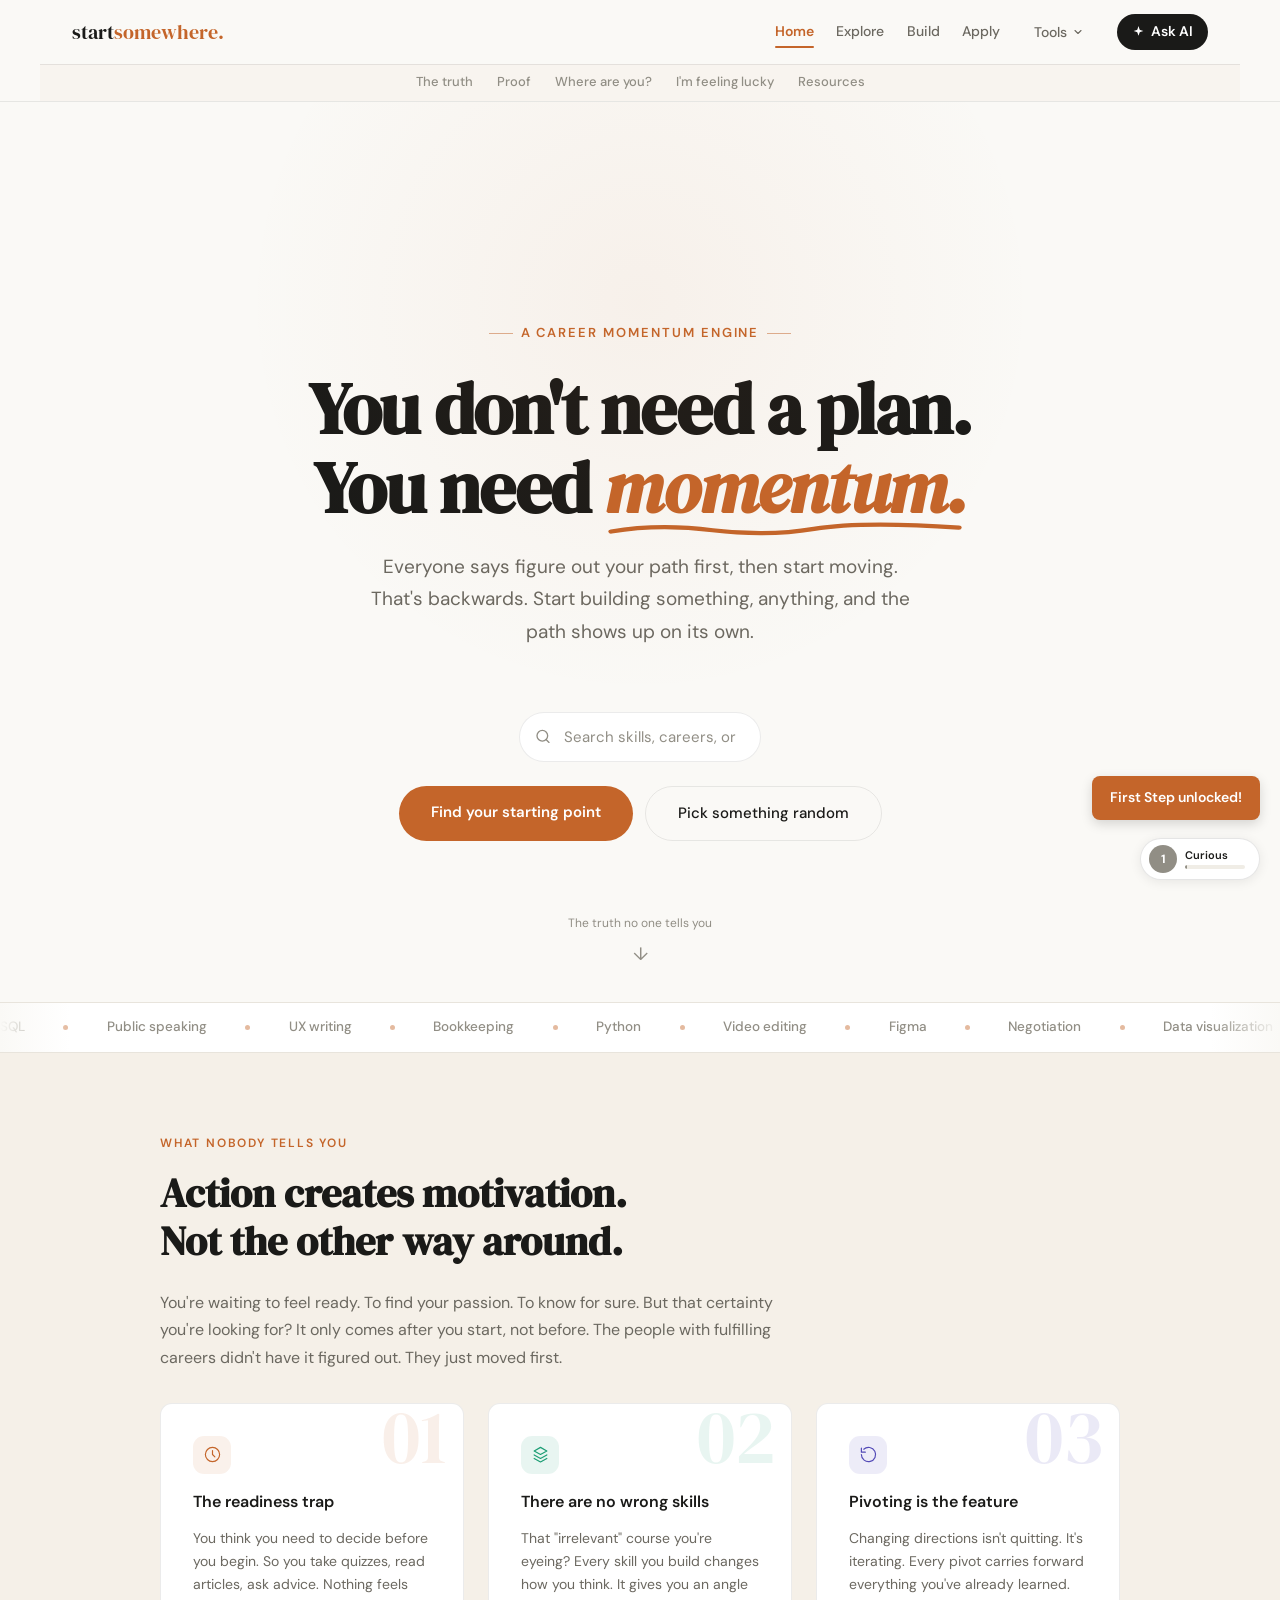
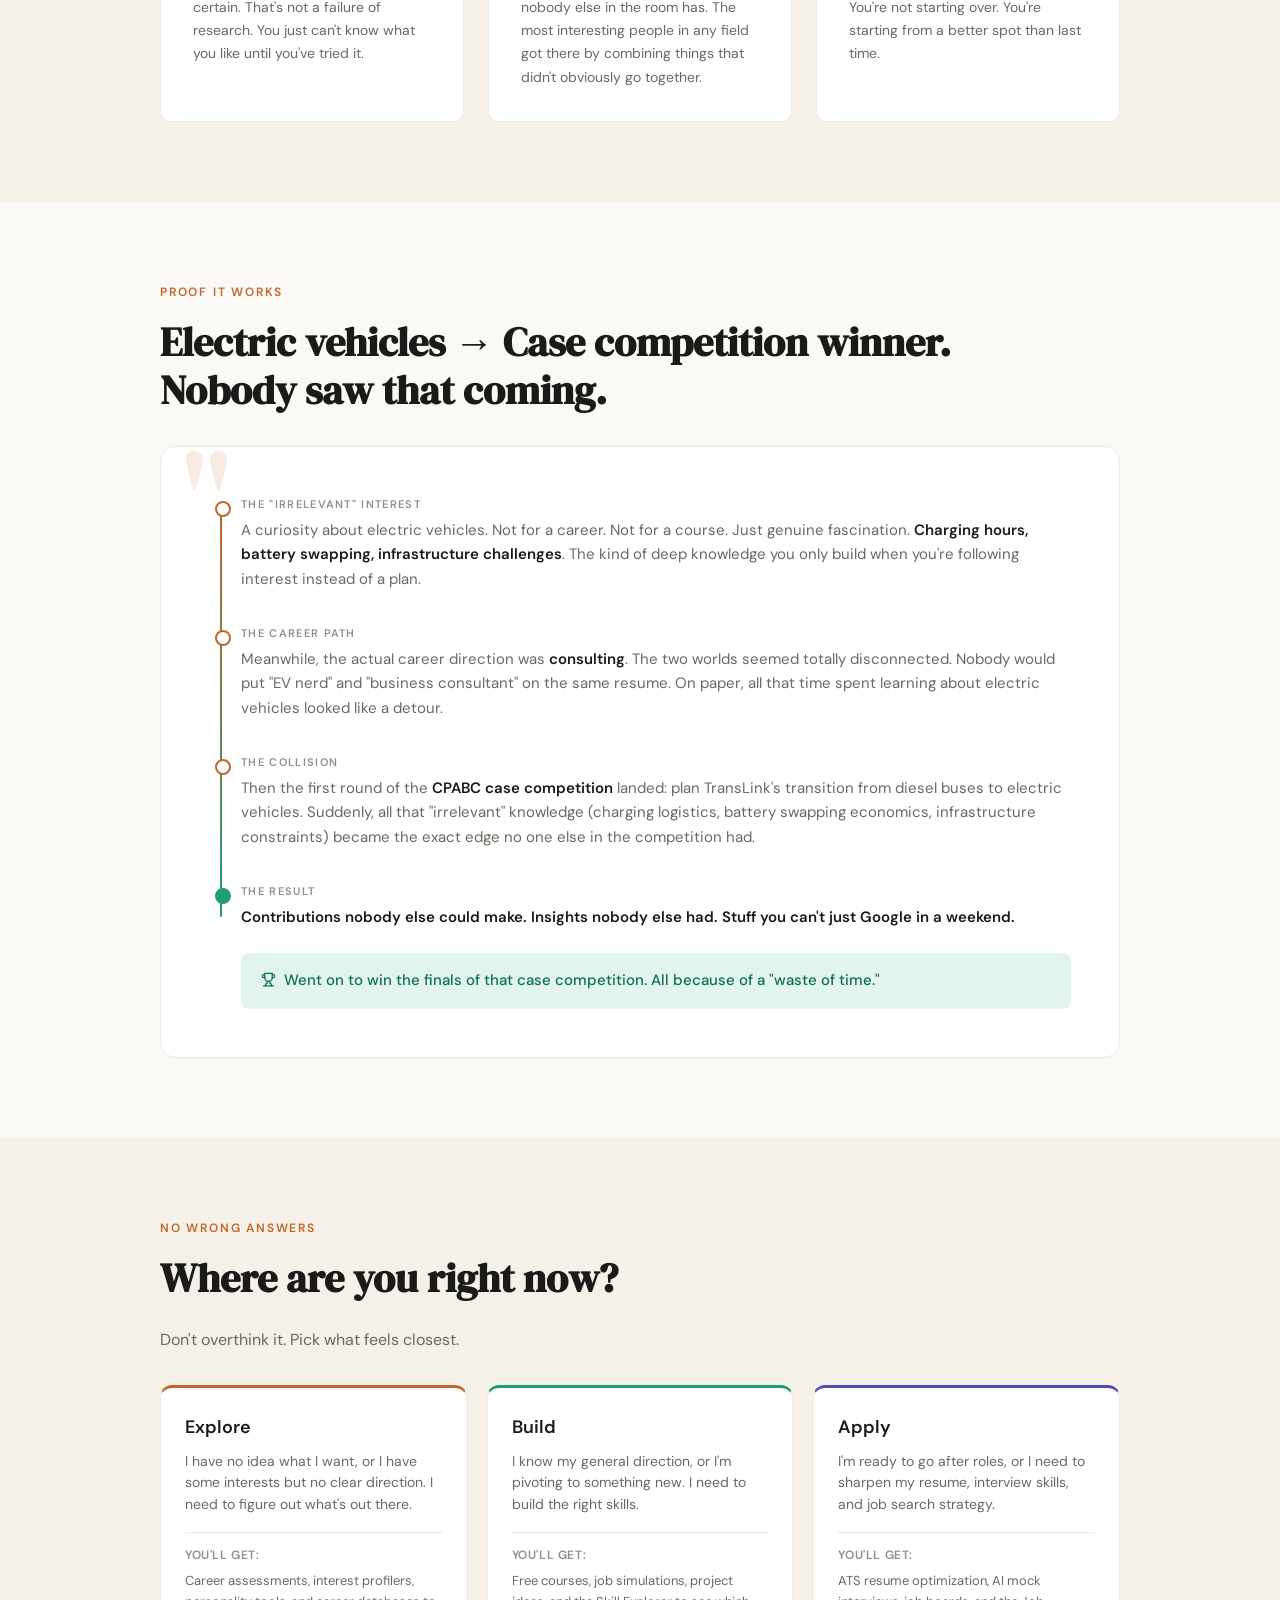
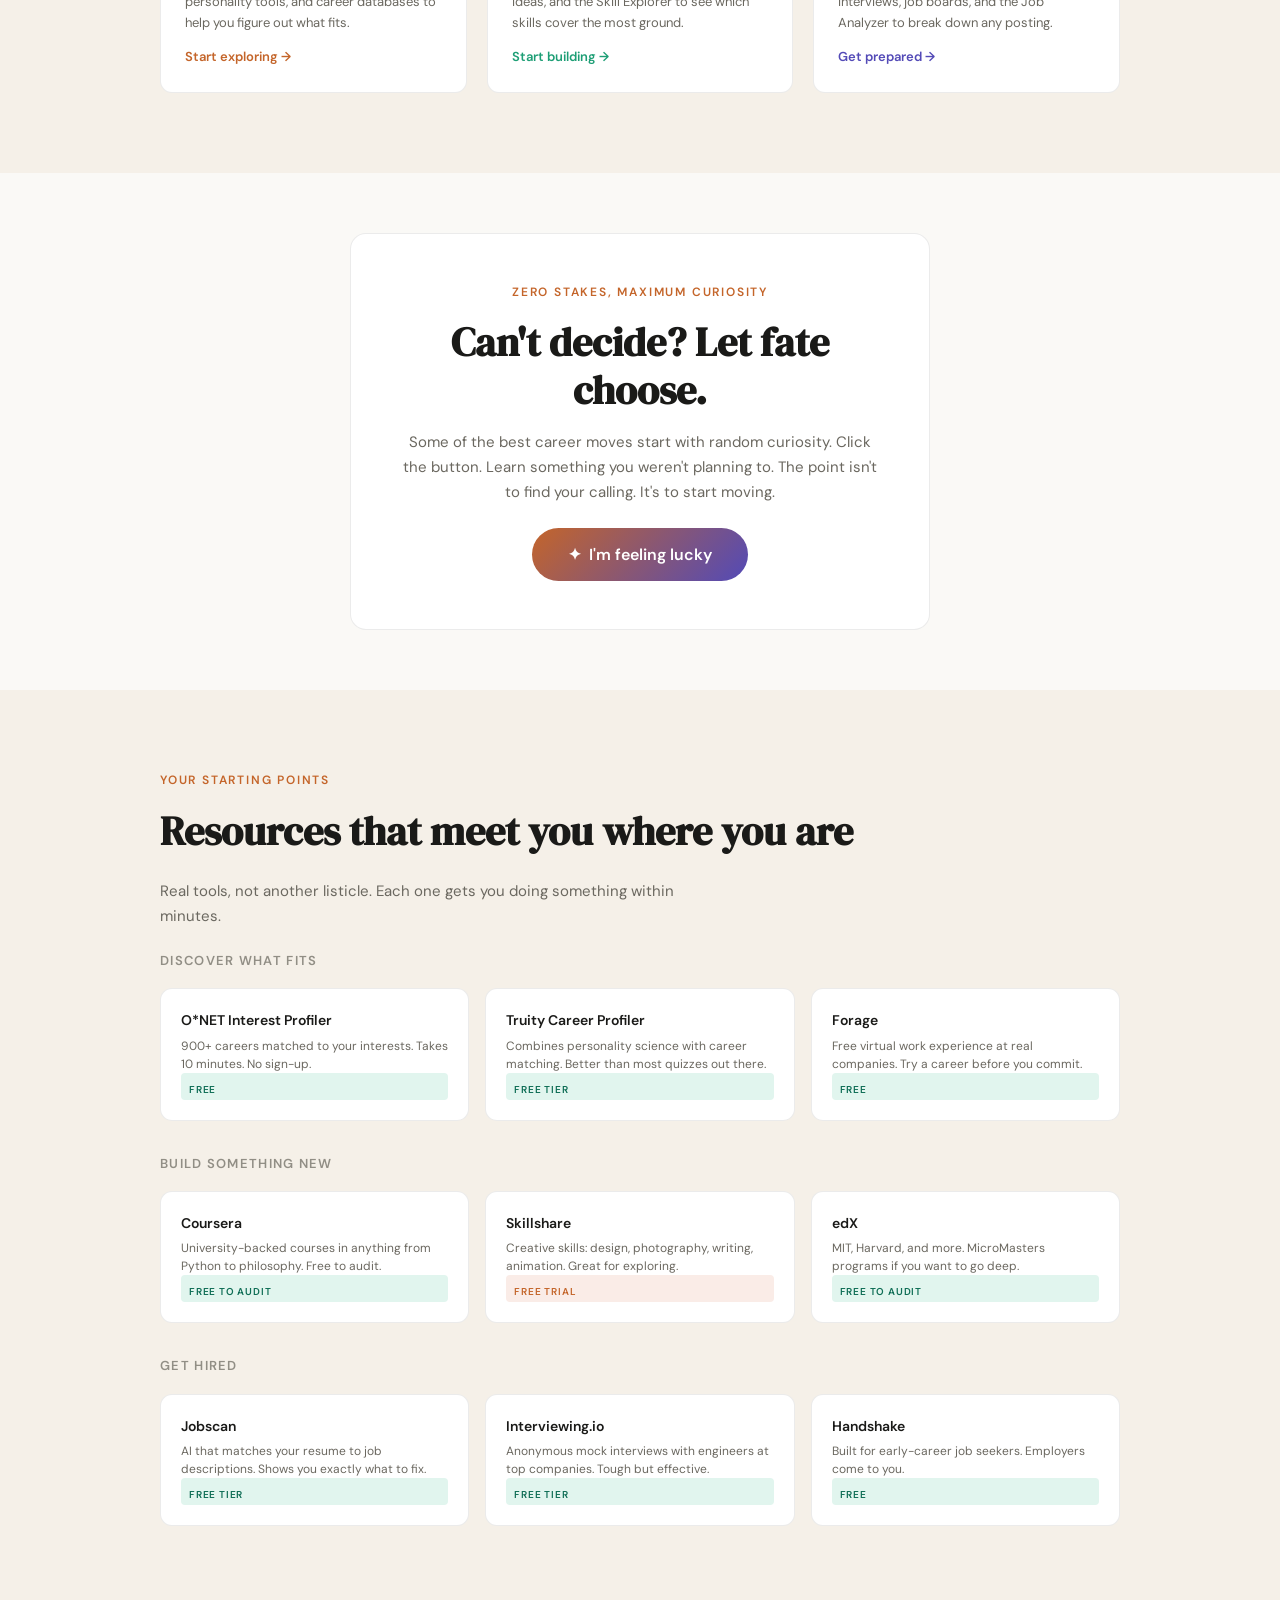
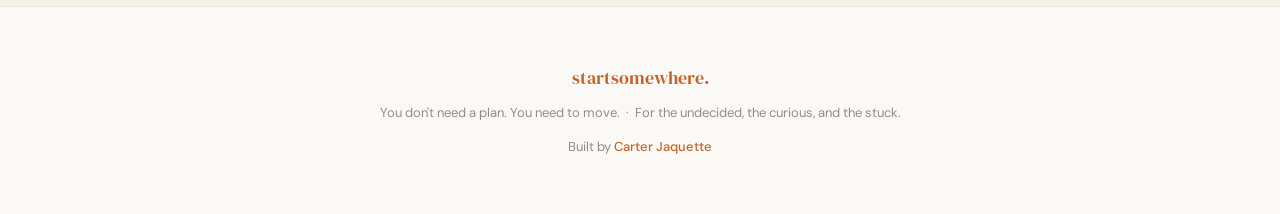
<file: index.html>
<!DOCTYPE html>
<html>
<head>
<meta charset="UTF-8">
<meta http-equiv="refresh" content="0; url=start-somewhere.html">
<link rel="canonical" href="start-somewhere.html">
</head>
<body>
<script>window.location.replace("start-somewhere.html");</script>
</body>
</html>
</file>
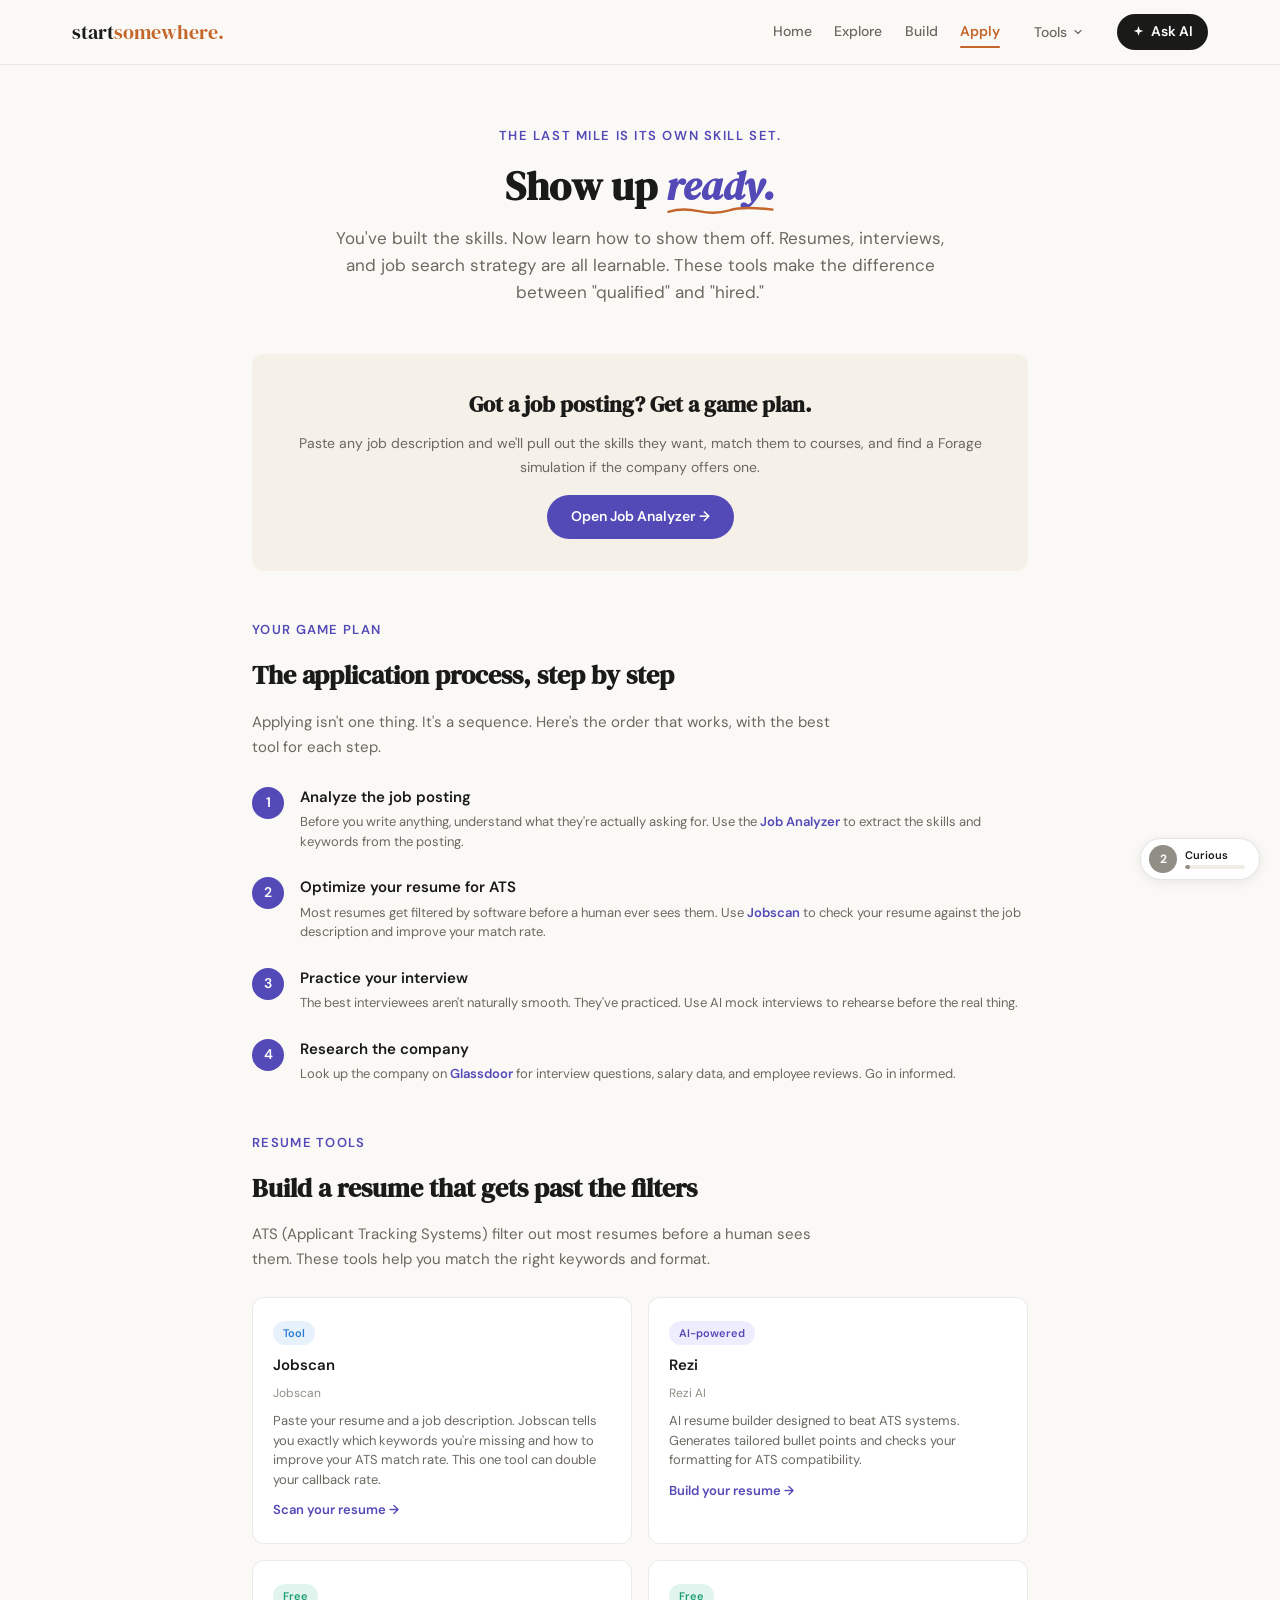
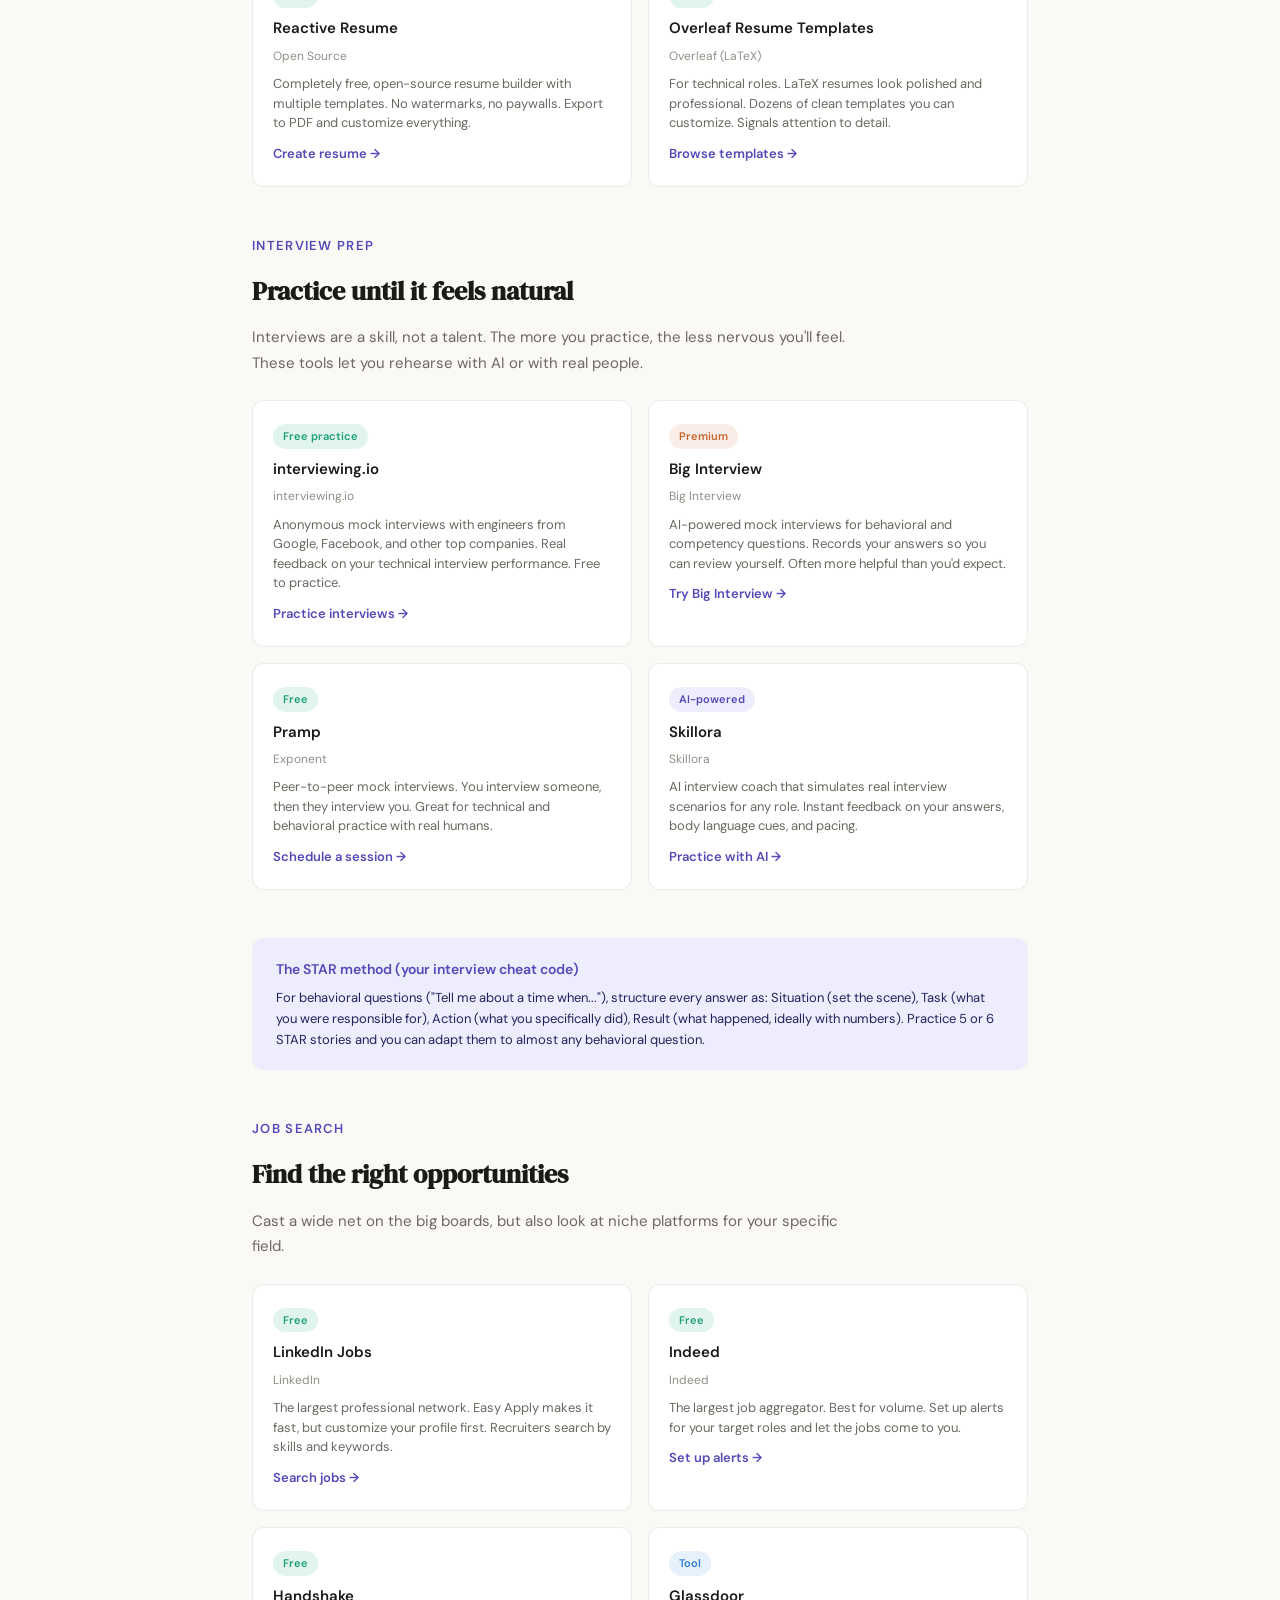
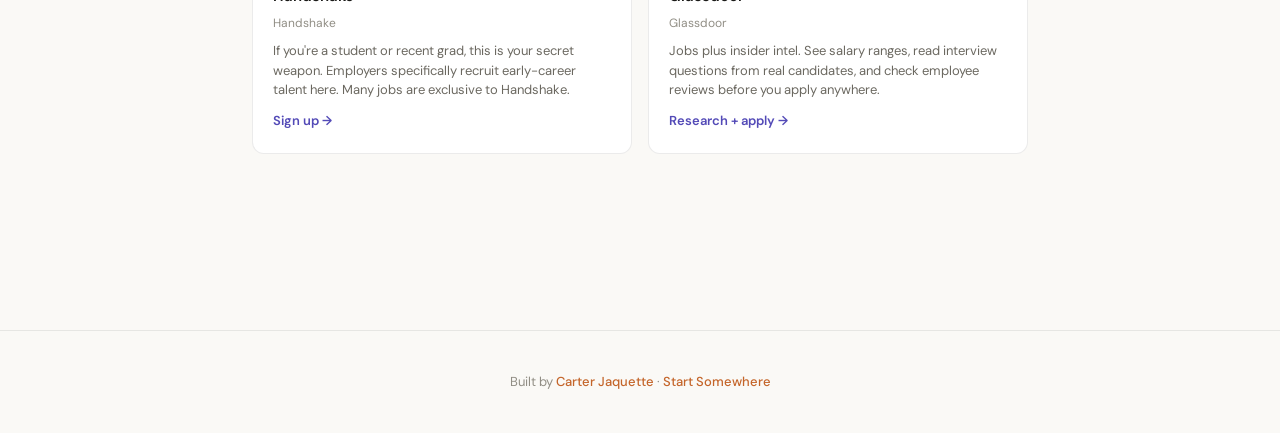
<file: apply.html>
<!DOCTYPE html>
<html lang="en">
<head>
<meta charset="UTF-8">
<meta name="viewport" content="width=device-width, initial-scale=1.0">
<title>Start Somewhere: Apply</title>
<link href="https://fonts.googleapis.com/css2?family=DM+Serif+Display:ital@0;1&family=DM+Sans:ital,wght@0,400;0,500;0,600;1,400&display=swap" rel="stylesheet">
<style>
nav { position: sticky; top: 0; z-index: 100; background: rgba(250,249,246,0.95); backdrop-filter: blur(20px); border-bottom: 1px solid rgba(0,0,0,0.08); }
.nav-inner { display: flex; align-items: center; justify-content: space-between; padding: 14px 2rem; max-width: 1200px; margin: 0 auto; }
.nav-logo { font-family: 'DM Serif Display', Georgia, serif; font-size: 20px; text-decoration: none; }
.nav-logo .s { color: #1A1A18; }
.nav-logo .sw { color: #C4652A; }
.nav-links { display: flex; gap: 1.75rem; align-items: center; }
.nav-links a { font-size: 14px; color: #6B6860; text-decoration: none; font-weight: 500; transition: color 0.2s; }
.nav-links a:hover { color: #1A1A18; }
.nav-links a.active { color: #C4652A; font-weight: 600; }
:root {
  --bg: #FAF9F6; --bg-warm: #F5F0E8; --bg-card: #FFFFFF;
  --text: #1A1A18; --text-muted: #6B6860; --text-soft: #918E85;
  --accent: #C4652A; --accent-hover: #A8521F; --accent-light: #FAECE7;
  --teal: #1D9E75; --teal-light: #E1F5EE;
  --purple: #534AB7; --purple-light: #EEEDFE;
  --blue: #2D7DD2; --blue-light: #E6F1FB;
  --border: rgba(0,0,0,0.08);
  --serif: 'DM Serif Display', Georgia, serif;
  --sans: 'DM Sans', -apple-system, sans-serif;
  --radius: 12px; --radius-sm: 8px;
}
* { margin: 0; padding: 0; box-sizing: border-box; }
body { font-family: var(--sans); background: var(--bg); color: var(--text); line-height: 1.7; }

.page-hero { text-align: center; padding: 60px 2rem 48px; max-width: 680px; margin: 0 auto; }
.page-hero .eyebrow { font-size: 13px; font-weight: 600; text-transform: uppercase; letter-spacing: 0.12em; color: var(--purple); margin-bottom: 1rem; }
.page-hero h1 { font-family: var(--serif); font-size: 40px; line-height: 1.15; margin-bottom: 1rem; }
.page-hero h1 em { font-style: italic; color: var(--purple); }
.page-hero p { font-size: 17px; color: var(--text-muted); line-height: 1.6; }

.content { max-width: 840px; margin: 0 auto; padding: 0 2rem 80px; }
.section-label { font-size: 13px; font-weight: 600; text-transform: uppercase; letter-spacing: 0.1em; color: var(--purple); margin-bottom: 0.75rem; }
.section-heading { font-family: var(--serif); font-size: 26px; margin-bottom: 0.75rem; }
.section-desc { font-size: 15px; color: var(--text-muted); margin-bottom: 1.5rem; max-width: 600px; }

.resource-grid { display: grid; grid-template-columns: 1fr 1fr; gap: 1rem; margin-bottom: 3rem; }
.resource-card {
  background: var(--bg-card); border: 1px solid var(--border); border-radius: var(--radius);
  padding: 1.25rem; text-decoration: none; color: inherit; display: block; transition: all 0.25s;
}
.resource-card:hover { border-color: var(--purple); transform: translateY(-2px); box-shadow: 0 6px 20px rgba(0,0,0,0.05); }
.tag { display: inline-block; font-size: 11px; font-weight: 600; padding: 3px 10px; border-radius: 20px; margin-bottom: 8px; }
.tag-free { background: var(--teal-light); color: var(--teal); }
.tag-ai { background: var(--purple-light); color: var(--purple); }
.tag-tool { background: var(--blue-light); color: var(--blue); }
.tag-premium { background: var(--accent-light); color: var(--accent); }
.resource-card h3 { font-size: 15px; font-weight: 600; margin-bottom: 4px; }
.resource-card .provider { font-size: 12px; color: var(--text-soft); margin-bottom: 8px; }
.resource-card p { font-size: 13px; color: var(--text-muted); line-height: 1.5; }
.resource-card .arrow { font-size: 13px; color: var(--purple); font-weight: 600; margin-top: 10px; display: inline-block; transition: transform 0.2s; }
.resource-card:hover .arrow { transform: translateX(4px); }

.internal-cta {
  background: var(--bg-warm); border-radius: var(--radius); padding: 2rem; text-align: center; margin-bottom: 3rem;
}
.internal-cta h3 { font-family: var(--serif); font-size: 22px; margin-bottom: 0.5rem; }
.internal-cta p { font-size: 14px; color: var(--text-muted); margin-bottom: 1rem; }
.internal-cta a {
  display: inline-block; background: var(--purple); color: white; padding: 10px 24px;
  border-radius: 999px; text-decoration: none; font-size: 14px; font-weight: 600; transition: background 0.2s;
}
.internal-cta a:hover { background: #3C3489; }

.tip-box {
  background: var(--purple-light); border-radius: var(--radius); padding: 1.25rem 1.5rem; margin-bottom: 3rem;
}
.tip-box h4 { font-size: 14px; font-weight: 600; color: var(--purple); margin-bottom: 6px; }
.tip-box p { font-size: 13px; color: #26215C; line-height: 1.6; }

.steps { margin-bottom: 3rem; }
.step {
  display: flex; gap: 1rem; align-items: flex-start; margin-bottom: 1.5rem;
}
.step-num {
  width: 32px; height: 32px; border-radius: 50%; background: var(--purple); color: white;
  display: flex; align-items: center; justify-content: center; font-size: 14px; font-weight: 600;
  flex-shrink: 0; margin-top: 2px;
}
.step-content h3 { font-size: 15px; font-weight: 600; margin-bottom: 2px; }
.step-content p { font-size: 13px; color: var(--text-muted); line-height: 1.5; }
.step-content a { color: var(--purple); font-weight: 600; text-decoration: none; }
.step-content a:hover { text-decoration: underline; }

@media (max-width: 640px) {
  .nav-inner { padding: 12px 1rem; }
  .nav-links { gap: 1rem; flex-wrap: wrap; }
  .resource-grid { grid-template-columns: 1fr; }
  
  
  .page-hero { padding: 40px 1.5rem 32px; }
  .page-hero h1 { font-size: 30px; }
  .content { padding: 0 1.5rem 60px; }
}

/* MOBILE HAMBURGER NAV */
.nav-hamburger {
  display: none; align-items: center; justify-content: center;
  width: 36px; height: 36px; cursor: pointer; border: none;
  background: transparent; padding: 0; flex-direction: column; gap: 5px;
}
.nav-hamburger span {
  display: block; width: 20px; height: 2px; background: #1A1A18;
  transition: all 0.3s; border-radius: 1px;
}
.nav-hamburger.open span:nth-child(1) { transform: translateY(7px) rotate(45deg); }
.nav-hamburger.open span:nth-child(2) { opacity: 0; }
.nav-hamburger.open span:nth-child(3) { transform: translateY(-7px) rotate(-45deg); }
.mobile-menu {
  display: none; position: fixed; top: 53px; left: 0; right: 0; bottom: 0;
  background: rgba(250,249,246,0.98); backdrop-filter: blur(20px);
  z-index: 99; padding: 2rem 1.5rem; overflow-y: auto;
}
.mobile-menu.open { display: flex; flex-direction: column; gap: 0; }
.mobile-menu a {
  display: block; padding: 14px 0; font-size: 16px; color: #6B6860;
  text-decoration: none; font-weight: 500; border-bottom: 1px solid rgba(0,0,0,0.08);
  transition: color 0.2s;
}
.mobile-menu a:hover, .mobile-menu a.active { color: #C4652A; }
@media (max-width: 768px) { .nav-hamburger { display: flex; } .nav-links { display: none !important; } }
</style>
<link rel="stylesheet" href="ss-theme.css">
<script src="ss-ui.js" defer></script>
</head>
<body>

<nav>
  <div class="nav-inner">
    <a href="start-somewhere.html" class="nav-logo"><span class="s">start</span><span class="sw">somewhere.</span></a>
    <button class="nav-hamburger" id="navHamburger" onclick="toggleMobileMenu()"><span></span><span></span><span></span></button>
    <div class="nav-links">
      <a href="start-somewhere.html">Home</a>
      <a href="explore.html">Explore</a>
      <a href="build.html">Build</a>
      <a href="apply.html" class="active">Apply</a>
      <div class="nav-tools">
        <button class="nav-tools-btn" type="button" aria-haspopup="true" aria-expanded="false">Tools <svg class="chev" width="12" height="12" viewBox="0 0 24 24" fill="none" stroke="currentColor" stroke-width="2.2" stroke-linecap="round" stroke-linejoin="round"><path d="M6 9l6 6 6-6"/></svg></button>
        <div class="nav-tools-menu" role="menu">
          <a href="skill-explorer-production.html" role="menuitem"><svg width="16" height="16" viewBox="0 0 24 24" fill="none" stroke="currentColor" stroke-width="1.5" stroke-linecap="round" stroke-linejoin="round"><circle cx="11" cy="11" r="7"/><path d="M21 21l-4.3-4.3"/></svg>Skill Explorer</a>
          <a href="job-analyzer.html" role="menuitem"><svg width="16" height="16" viewBox="0 0 24 24" fill="none" stroke="currentColor" stroke-width="1.5" stroke-linecap="round" stroke-linejoin="round"><path d="M14 2H6a2 2 0 0 0-2 2v16a2 2 0 0 0 2 2h12a2 2 0 0 0 2-2V8z"/><path d="M14 2v6h6"/><path d="M9 13h6M9 17h4"/></svg>Job Analyzer</a>
          <a href="skill-roulette.html" role="menuitem"><svg width="16" height="16" viewBox="0 0 24 24" fill="none" stroke="currentColor" stroke-width="1.5" stroke-linecap="round" stroke-linejoin="round"><path d="M16 3h5v5"/><path d="M4 20L21 3"/><path d="M21 16v5h-5"/><path d="M15 15l6 6"/><path d="M4 4l5 5"/></svg>Skill Roulette</a>
          <a href="skill-sprints.html" role="menuitem"><svg width="16" height="16" viewBox="0 0 24 24" fill="none" stroke="currentColor" stroke-width="1.5" stroke-linecap="round" stroke-linejoin="round"><circle cx="12" cy="13" r="8"/><path d="M12 9v4l2.5 2.5"/><path d="M9 2h6"/></svg>Skill Sprints</a>
          <a href="skill-map.html" role="menuitem"><svg width="16" height="16" viewBox="0 0 24 24" fill="none" stroke="currentColor" stroke-width="1.5" stroke-linecap="round" stroke-linejoin="round"><circle cx="5" cy="6" r="2.2"/><circle cx="19" cy="6" r="2.2"/><circle cx="12" cy="18" r="2.2"/><path d="M7 7.4L10.4 16M17 7.4L13.6 16M7.2 6h9.6"/></svg>Skill Map</a>
        </div>
      </div>
      <a href="ask.html" class="nav-cta"><svg width="13" height="13" viewBox="0 0 24 24" fill="currentColor"><path d="M12 2l1.9 5.7a2 2 0 0 0 1.3 1.3L21 11l-5.8 2a2 2 0 0 0-1.3 1.3L12 20l-1.9-5.7a2 2 0 0 0-1.3-1.3L3 11l5.8-2a2 2 0 0 0 1.3-1.3z"/></svg>Ask AI</a>
    </div>
  </div>
</nav>
<div class="mobile-menu" id="mobileMenu">
  <a href="start-somewhere.html">Home</a>
  <a href="explore.html">Explore</a>
  <a href="build.html">Build</a>
  <a href="apply.html" class="active">Apply</a>
  <a href="skill-explorer-production.html">Skill Explorer</a>
  <a href="job-analyzer.html">Job Analyzer</a>
  <a href="ask.html">Ask AI</a>  <a href="skill-roulette.html">Skill Roulette</a>
  <a href="skill-sprints.html">Skill Sprints</a>
  <a href="skill-map.html">Skill Map</a>
</div>

<div class="page-hero">
  <div class="eyebrow">The last mile is its own skill set.</div>
  <h1>Show up <span class="squig"><em>ready.</em><svg viewBox="0 0 200 12" preserveAspectRatio="none" aria-hidden="true"><path d="M4 8 Q 30 2, 60 7 T 116 6 T 196 5"/></svg></span></h1>
  <p>You've built the skills. Now learn how to show them off. Resumes, interviews, and job search strategy are all learnable. These tools make the difference between "qualified" and "hired."</p>
</div>

<div class="content">

  <div class="internal-cta">
    <h3>Got a job posting? Get a game plan.</h3>
    <p>Paste any job description and we'll pull out the skills they want, match them to courses, and find a Forage simulation if the company offers one.</p>
    <a href="job-analyzer.html">Open Job Analyzer &#8594;</a>
  </div>

  <div class="section-label reveal">Your game plan</div>
  <h2 class="section-heading">The application process, step by step</h2>
  <p class="section-desc">Applying isn't one thing. It's a sequence. Here's the order that works, with the best tool for each step.</p>

  <div class="steps">
    <div class="step">
      <div class="step-num">1</div>
      <div class="step-content">
        <h3>Analyze the job posting</h3>
        <p>Before you write anything, understand what they're actually asking for. Use the <a href="job-analyzer.html">Job Analyzer</a> to extract the skills and keywords from the posting.</p>
      </div>
    </div>
    <div class="step">
      <div class="step-num">2</div>
      <div class="step-content">
        <h3>Optimize your resume for ATS</h3>
        <p>Most resumes get filtered by software before a human ever sees them. Use <a href="https://www.jobscan.co/" target="_blank" rel="noopener">Jobscan</a> to check your resume against the job description and improve your match rate.</p>
      </div>
    </div>
    <div class="step">
      <div class="step-num">3</div>
      <div class="step-content">
        <h3>Practice your interview</h3>
        <p>The best interviewees aren't naturally smooth. They've practiced. Use AI mock interviews to rehearse before the real thing.</p>
      </div>
    </div>
    <div class="step">
      <div class="step-num">4</div>
      <div class="step-content">
        <h3>Research the company</h3>
        <p>Look up the company on <a href="https://www.glassdoor.com/" target="_blank" rel="noopener">Glassdoor</a> for interview questions, salary data, and employee reviews. Go in informed.</p>
      </div>
    </div>
  </div>

  <div class="section-label reveal">Resume tools</div>
  <h2 class="section-heading">Build a resume that gets past the filters</h2>
  <p class="section-desc">ATS (Applicant Tracking Systems) filter out most resumes before a human sees them. These tools help you match the right keywords and format.</p>

  <div class="resource-grid" data-reveal-group>
    <a class="resource-card lift reveal" href="https://www.jobscan.co/" target="_blank" rel="noopener">
      <span class="tag tag-tool">Tool</span>
      <h3>Jobscan</h3>
      <div class="provider">Jobscan</div>
      <p>Paste your resume and a job description. Jobscan tells you exactly which keywords you're missing and how to improve your ATS match rate. This one tool can double your callback rate.</p>
      <span class="arrow">Scan your resume &#8594;</span>
    </a>
    <a class="resource-card lift reveal" href="https://www.rezi.ai/" target="_blank" rel="noopener">
      <span class="tag tag-ai">AI-powered</span>
      <h3>Rezi</h3>
      <div class="provider">Rezi AI</div>
      <p>AI resume builder designed to beat ATS systems. Generates tailored bullet points and checks your formatting for ATS compatibility.</p>
      <span class="arrow">Build your resume &#8594;</span>
    </a>
    <a class="resource-card lift reveal" href="https://rxresu.me/" target="_blank" rel="noopener">
      <span class="tag tag-free">Free</span>
      <h3>Reactive Resume</h3>
      <div class="provider">Open Source</div>
      <p>Completely free, open-source resume builder with multiple templates. No watermarks, no paywalls. Export to PDF and customize everything.</p>
      <span class="arrow">Create resume &#8594;</span>
    </a>
    <a class="resource-card lift reveal" href="https://www.overleaf.com/latex/templates/tagged/cv" target="_blank" rel="noopener">
      <span class="tag tag-free">Free</span>
      <h3>Overleaf Resume Templates</h3>
      <div class="provider">Overleaf (LaTeX)</div>
      <p>For technical roles. LaTeX resumes look polished and professional. Dozens of clean templates you can customize. Signals attention to detail.</p>
      <span class="arrow">Browse templates &#8594;</span>
    </a>
  </div>

  <div class="section-label reveal">Interview prep</div>
  <h2 class="section-heading">Practice until it feels natural</h2>
  <p class="section-desc">Interviews are a skill, not a talent. The more you practice, the less nervous you'll feel. These tools let you rehearse with AI or with real people.</p>

  <div class="resource-grid" data-reveal-group>
    <a class="resource-card lift reveal" href="https://www.interviewing.io/" target="_blank" rel="noopener">
      <span class="tag tag-free">Free practice</span>
      <h3>interviewing.io</h3>
      <div class="provider">interviewing.io</div>
      <p>Anonymous mock interviews with engineers from Google, Facebook, and other top companies. Real feedback on your technical interview performance. Free to practice.</p>
      <span class="arrow">Practice interviews &#8594;</span>
    </a>
    <a class="resource-card lift reveal" href="https://www.biginterview.com/" target="_blank" rel="noopener">
      <span class="tag tag-premium">Premium</span>
      <h3>Big Interview</h3>
      <div class="provider">Big Interview</div>
      <p>AI-powered mock interviews for behavioral and competency questions. Records your answers so you can review yourself. Often more helpful than you'd expect.</p>
      <span class="arrow">Try Big Interview &#8594;</span>
    </a>
    <a class="resource-card lift reveal" href="https://www.pramp.com/" target="_blank" rel="noopener">
      <span class="tag tag-free">Free</span>
      <h3>Pramp</h3>
      <div class="provider">Exponent</div>
      <p>Peer-to-peer mock interviews. You interview someone, then they interview you. Great for technical and behavioral practice with real humans.</p>
      <span class="arrow">Schedule a session &#8594;</span>
    </a>
    <a class="resource-card lift reveal" href="https://www.skillora.ai/" target="_blank" rel="noopener">
      <span class="tag tag-ai">AI-powered</span>
      <h3>Skillora</h3>
      <div class="provider">Skillora</div>
      <p>AI interview coach that simulates real interview scenarios for any role. Instant feedback on your answers, body language cues, and pacing.</p>
      <span class="arrow">Practice with AI &#8594;</span>
    </a>
  </div>

  <div class="tip-box">
    <h4>The STAR method (your interview cheat code)</h4>
    <p>For behavioral questions ("Tell me about a time when..."), structure every answer as: Situation (set the scene), Task (what you were responsible for), Action (what you specifically did), Result (what happened, ideally with numbers). Practice 5 or 6 STAR stories and you can adapt them to almost any behavioral question.</p>
  </div>

  <div class="section-label reveal">Job search</div>
  <h2 class="section-heading">Find the right opportunities</h2>
  <p class="section-desc">Cast a wide net on the big boards, but also look at niche platforms for your specific field.</p>

  <div class="resource-grid" data-reveal-group>
    <a class="resource-card lift reveal" href="https://www.linkedin.com/jobs/" target="_blank" rel="noopener">
      <span class="tag tag-free">Free</span>
      <h3>LinkedIn Jobs</h3>
      <div class="provider">LinkedIn</div>
      <p>The largest professional network. Easy Apply makes it fast, but customize your profile first. Recruiters search by skills and keywords.</p>
      <span class="arrow">Search jobs &#8594;</span>
    </a>
    <a class="resource-card lift reveal" href="https://www.indeed.com/" target="_blank" rel="noopener">
      <span class="tag tag-free">Free</span>
      <h3>Indeed</h3>
      <div class="provider">Indeed</div>
      <p>The largest job aggregator. Best for volume. Set up alerts for your target roles and let the jobs come to you.</p>
      <span class="arrow">Set up alerts &#8594;</span>
    </a>
    <a class="resource-card lift reveal" href="https://joinhandshake.com/" target="_blank" rel="noopener">
      <span class="tag tag-free">Free</span>
      <h3>Handshake</h3>
      <div class="provider">Handshake</div>
      <p>If you're a student or recent grad, this is your secret weapon. Employers specifically recruit early-career talent here. Many jobs are exclusive to Handshake.</p>
      <span class="arrow">Sign up &#8594;</span>
    </a>
    <a class="resource-card lift reveal" href="https://www.glassdoor.com/" target="_blank" rel="noopener">
      <span class="tag tag-tool">Tool</span>
      <h3>Glassdoor</h3>
      <div class="provider">Glassdoor</div>
      <p>Jobs plus insider intel. See salary ranges, read interview questions from real candidates, and check employee reviews before you apply anywhere.</p>
      <span class="arrow">Research + apply &#8594;</span>
    </a>
  </div>

</div>


<script>
function toggleMobileMenu(){var h=document.getElementById('navHamburger'),m=document.getElementById('mobileMenu');h.classList.toggle('open');m.classList.toggle('open');document.body.style.overflow=m.classList.contains('open')?'hidden':'';}
</script>
<!-- SS_PROGRESS_TRACKER -->
<script>
// ========== START SOMEWHERE PROGRESS TRACKER ==========
// Self-contained gamified progress system using localStorage
(function() {
  var LEVELS = [
    { name: "Curious", xp: 0, color: "#918E85" },
    { name: "Explorer", xp: 25, color: "#534AB7" },
    { name: "Builder", xp: 75, color: "#1D9E75" },
    { name: "Momentum", xp: 150, color: "#C4652A" },
    { name: "Unstoppable", xp: 300, color: "#B8336A" }
  ];

  var BADGES = {
    first_step:     { icon: "<svg width='20' height='20' viewBox='0 0 24 24' fill='none' stroke='#C4652A' stroke-width='2' stroke-linecap='round' stroke-linejoin='round'><path d='M4.5 16.5c-1.5 1.26-2 5-2 5s3.74-.5 5-2c.71-.84.7-2.13-.09-2.91a2.18 2.18 0 0 0-2.91-.09z'/><path d='M12 15l-3-3a22 22 0 0 1 2-3.95A12.88 12.88 0 0 1 22 2c0 2.72-.78 7.5-6 11a22.35 22.35 0 0 1-4 2z'/><path d='M9 12H4s.55-3.03 2-4c1.62-1.08 5 0 5 0'/><path d='M12 15v5s3.03-.55 4-2c1.08-1.62 0-5 0-5'/></svg>", name: "First Step",      desc: "Did something. That's the whole point.", check: function(s) { return s.totalActions >= 1; } },
    sprint_star:    { icon: "<svg width='20' height='20' viewBox='0 0 24 24' fill='none' stroke='#C4652A' stroke-width='2' stroke-linecap='round' stroke-linejoin='round'><polygon points='13 2 3 14 12 14 11 22 21 10 12 10 13 2'/></svg>", name: "Sprint Star",      desc: "Completed 5 skill sprints.", check: function(s) { return s.sprintsCompleted >= 5; } },
    scholar:        { icon: "<svg width='20' height='20' viewBox='0 0 24 24' fill='none' stroke='#C4652A' stroke-width='2' stroke-linecap='round' stroke-linejoin='round'><path d='M2 3h6a4 4 0 0 1 4 4v14a3 3 0 0 0-3-3H2z'/><path d='M22 3h-6a4 4 0 0 0-4 4v14a3 3 0 0 1 3-3h7z'/></svg>", name: "Scholar",          desc: "Clicked through to 10 courses.", check: function(s) { return s.coursesClicked >= 10; } },
    cartographer:   { icon: "<svg width='20' height='20' viewBox='0 0 24 24' fill='none' stroke='#C4652A' stroke-width='2' stroke-linecap='round' stroke-linejoin='round'><polygon points='3 6 9 3 15 6 21 3 21 18 15 21 9 18 3 21'/><line x1='9' y1='3' x2='9' y2='18'/><line x1='15' y1='6' x2='15' y2='21'/></svg>", name: "Cartographer",    desc: "Explored the Skill Map.", check: function(s) { return s.visitedPages.indexOf("skill-map") >= 0; } },
    deep_diver:     { icon: "<svg width='20' height='20' viewBox='0 0 24 24' fill='none' stroke='#C4652A' stroke-width='2' stroke-linecap='round' stroke-linejoin='round'><circle cx='11' cy='11' r='8'/><line x1='21' y1='21' x2='16.65' y2='16.65'/></svg>", name: "Deep Diver",       desc: "Checked out 3 different careers.", check: function(s) { return s.careersViewed >= 3; } },
    full_send:      { icon: "<svg width='20' height='20' viewBox='0 0 24 24' fill='none' stroke='#C4652A' stroke-width='2' stroke-linecap='round' stroke-linejoin='round'><circle cx='12' cy='12' r='10'/><circle cx='12' cy='12' r='6'/><circle cx='12' cy='12' r='2'/></svg>", name: "Full Send",        desc: "Visited Explore, Build, and Apply.", check: function(s) { var p = s.visitedPages; return p.indexOf("explore") >= 0 && p.indexOf("build") >= 0 && p.indexOf("apply") >= 0; } },
    roulette:       { icon: "<svg width='20' height='20' viewBox='0 0 24 24' fill='none' stroke='#C4652A' stroke-width='2' stroke-linecap='round' stroke-linejoin='round'><rect x='3' y='3' width='18' height='18' rx='2'/><circle cx='8' cy='8' r='1' fill='#C4652A'/><circle cx='16' cy='8' r='1' fill='#C4652A'/><circle cx='12' cy='12' r='1' fill='#C4652A'/><circle cx='8' cy='16' r='1' fill='#C4652A'/><circle cx='16' cy='16' r='1' fill='#C4652A'/></svg>", name: "Roulette Roller",  desc: "Spun the roulette 3 times.", check: function(s) { return s.rouletteSpins >= 3; } },
    completionist:  { icon: "<svg width='20' height='20' viewBox='0 0 24 24' fill='none' stroke='#C4652A' stroke-width='2' stroke-linecap='round' stroke-linejoin='round'><path d='M2 4l3 12h14l3-12-6 7-4-7-4 7-6-7z'/><path d='M5 20h14'/></svg>", name: "Completionist",    desc: "Finished all 18 sprints.", check: function(s) { return s.sprintsCompleted >= 18; } },
    skill_hunter:   { icon: "<svg width='20' height='20' viewBox='0 0 24 24' fill='none' stroke='#C4652A' stroke-width='2' stroke-linecap='round' stroke-linejoin='round'><path d='M3.5 21 14 3'/><path d='M20.5 21 10 3'/><path d='M15.5 21 12 15l-3.5 6'/><path d='M2 21h20'/></svg>", name: "Skill Hunter",     desc: "Explored 10 different skills.", check: function(s) { return s.skillsExplored >= 10; } },
    analyzer:       { icon: "<svg width='20' height='20' viewBox='0 0 24 24' fill='none' stroke='#C4652A' stroke-width='2' stroke-linecap='round' stroke-linejoin='round'><path d='M6 18h8'/><path d='M3 22h18'/><path d='M14 22a7 7 0 1 0 0-14h-1'/><path d='M9 14h2'/><path d='M9 12a2 2 0 0 1-2-2V6h6v4a2 2 0 0 1-2 2z'/><path d='M12 6V3a1 1 0 0 0-1-1H9a1 1 0 0 0-1 1v3'/></svg>", name: "Analyzer",         desc: "Used the Job Analyzer.", check: function(s) { return s.jobsAnalyzed >= 1; } }
  };

  // ---- State management ----
  function getState() {
    try {
      var raw = localStorage.getItem("ss_progress");
      if (raw) return JSON.parse(raw);
    } catch(e) {}
    return {
      xp: 0,
      totalActions: 0,
      sprintsCompleted: 0,
      coursesClicked: 0,
      careersViewed: 0,
      skillsExplored: 0,
      rouletteSpins: 0,
      jobsAnalyzed: 0,
      visitedPages: [],
      earnedBadges: [],
      completedSprintIds: [],
      viewedCareerNames: [],
      clickedCourseNames: [],
      exploredSkillNames: []
    };
  }

  function saveState(s) {
    try { localStorage.setItem("ss_progress", JSON.stringify(s)); } catch(e) {}
  }

  function getLevel(xp) {
    var level = LEVELS[0];
    for (var i = 0; i < LEVELS.length; i++) {
      if (xp >= LEVELS[i].xp) level = LEVELS[i];
    }
    return level;
  }

  function getNextLevel(xp) {
    for (var i = 0; i < LEVELS.length; i++) {
      if (xp < LEVELS[i].xp) return LEVELS[i];
    }
    return null;
  }

  function checkBadges(state) {
    var newBadges = [];
    var keys = Object.keys(BADGES);
    for (var i = 0; i < keys.length; i++) {
      var key = keys[i];
      if (state.earnedBadges.indexOf(key) < 0 && BADGES[key].check(state)) {
        state.earnedBadges.push(key);
        newBadges.push(key);
      }
    }
    return newBadges;
  }

  // ---- Public API ----
  window.SSProgress = {
    award: function(type, detail) {
      var s = getState();
      var xpGain = 0;

      if (type === "sprint") {
        if (detail && s.completedSprintIds.indexOf(detail) >= 0) return; // already done
        if (detail) s.completedSprintIds.push(detail);
        s.sprintsCompleted++;
        xpGain = 15;
      } else if (type === "course") {
        if (detail && s.clickedCourseNames.indexOf(detail) < 0) {
          s.clickedCourseNames.push(detail);
        }
        s.coursesClicked++;
        xpGain = 5;
      } else if (type === "career") {
        if (detail && s.viewedCareerNames.indexOf(detail) < 0) {
          s.viewedCareerNames.push(detail);
          s.careersViewed++;
          xpGain = 5;
        }
      } else if (type === "skill") {
        if (detail && s.exploredSkillNames.indexOf(detail) < 0) {
          s.exploredSkillNames.push(detail);
          s.skillsExplored++;
          xpGain = 3;
        }
      } else if (type === "roulette") {
        s.rouletteSpins++;
        xpGain = 5;
      } else if (type === "job_analyze") {
        s.jobsAnalyzed++;
        xpGain = 10;
      } else if (type === "page") {
        if (detail && s.visitedPages.indexOf(detail) < 0) {
          s.visitedPages.push(detail);
          xpGain = 1;
        }
      }

      if (xpGain > 0) {
        s.xp += xpGain;
        s.totalActions++;
        var oldLevel = getLevel(s.xp - xpGain);
        var newLevel = getLevel(s.xp);
        var newBadges = checkBadges(s);
        saveState(s);
        updateWidget(s);

        if (newLevel.name !== oldLevel.name) {
          showToast("Level up! You're now " + newLevel.name + "!", newLevel.color);
        } else if (newBadges.length > 0) {
          var b = BADGES[newBadges[0]];
          showToast(b.name + " unlocked!", "#C4652A");
        } else if (xpGain >= 10) {
          showToast("+" + xpGain + " XP", "#1D9E75");
        }
      }
    },

    getState: getState,
    getLevel: function() { return getLevel(getState().xp); },

    reset: function() {
      localStorage.removeItem("ss_progress");
      updateWidget(getState());
    }
  };

  // ---- Toast notification ----
  function showToast(msg, color) {
    var toast = document.createElement("div");
    toast.className = "ss-toast";
    toast.style.cssText = "position:fixed;bottom:80px;right:20px;z-index:10001;background:" + (color || "#C4652A") + ";color:white;padding:10px 18px;border-radius:8px;font-family:'DM Sans',sans-serif;font-size:14px;font-weight:600;opacity:0;transform:translateY(10px);transition:all 0.3s;box-shadow:0 4px 12px rgba(0,0,0,0.15);pointer-events:none;";
    toast.textContent = msg;
    document.body.appendChild(toast);
    requestAnimationFrame(function() {
      toast.style.opacity = "1";
      toast.style.transform = "translateY(0)";
    });
    setTimeout(function() {
      toast.style.opacity = "0";
      toast.style.transform = "translateY(10px)";
      setTimeout(function() { toast.remove(); }, 300);
    }, 2500);
  }

  // ---- Widget ----
  function createWidget() {
    var css = document.createElement("style");
    css.textContent = [
      ".ss-widget{position:fixed;bottom:20px;right:20px;z-index:10000;font-family:'DM Sans',sans-serif;}",
      ".ss-pill{display:flex;align-items:center;gap:8px;background:#FFFFFF;border:1px solid rgba(0,0,0,0.1);border-radius:40px;padding:6px 14px 6px 8px;cursor:pointer;box-shadow:0 2px 12px rgba(0,0,0,0.08);transition:all 0.2s;}",
      ".ss-pill:hover{box-shadow:0 4px 20px rgba(0,0,0,0.12);transform:translateY(-1px);}",
      ".ss-pill-xp{width:28px;height:28px;border-radius:50%;display:flex;align-items:center;justify-content:center;font-size:12px;font-weight:700;color:white;}",
      ".ss-pill-info{display:flex;flex-direction:column;line-height:1.2;}",
      ".ss-pill-level{font-size:11px;font-weight:600;color:#1A1A18;}",
      ".ss-pill-bar{width:60px;height:4px;background:#F0EDE6;border-radius:2px;overflow:hidden;margin-top:2px;}",
      ".ss-pill-fill{height:100%;border-radius:2px;transition:width 0.5s ease;}",
      ".ss-panel{position:absolute;bottom:50px;right:0;width:300px;background:#FFFFFF;border:1px solid rgba(0,0,0,0.1);border-radius:16px;box-shadow:0 8px 30px rgba(0,0,0,0.12);padding:20px;display:none;max-height:70vh;overflow-y:auto;}",
      ".ss-panel.open{display:block;animation:ss-fadeIn 0.2s ease;}",
      "@keyframes ss-fadeIn{from{opacity:0;transform:translateY(8px)}to{opacity:1;transform:translateY(0)}}",
      ".ss-panel-header{display:flex;justify-content:space-between;align-items:center;margin-bottom:16px;}",
      ".ss-panel-title{font-family:'DM Serif Display',Georgia,serif;font-size:20px;}",
      ".ss-panel-xp{font-size:13px;color:#6B6860;font-weight:500;}",
      ".ss-progress-bar{width:100%;height:8px;background:#F0EDE6;border-radius:4px;overflow:hidden;margin-bottom:4px;}",
      ".ss-progress-fill{height:100%;border-radius:4px;transition:width 0.5s ease;}",
      ".ss-progress-label{display:flex;justify-content:space-between;font-size:11px;color:#918E85;margin-bottom:20px;}",
      ".ss-stats{display:grid;grid-template-columns:1fr 1fr;gap:8px;margin-bottom:20px;}",
      ".ss-stat{background:#FAF9F6;border-radius:8px;padding:10px;text-align:center;}",
      ".ss-stat-num{font-size:20px;font-weight:700;color:#1A1A18;}",
      ".ss-stat-label{font-size:11px;color:#6B6860;margin-top:2px;}",
      ".ss-badges-title{font-size:12px;font-weight:600;text-transform:uppercase;letter-spacing:0.08em;color:#918E85;margin-bottom:10px;}",
      ".ss-badge{display:flex;align-items:center;gap:10px;padding:8px 0;border-bottom:1px solid rgba(0,0,0,0.04);}",
      ".ss-badge:last-child{border-bottom:none;}",
      ".ss-badge-icon{font-size:20px;width:32px;height:32px;display:flex;align-items:center;justify-content:center;background:#FAF9F6;border-radius:8px;flex-shrink:0;}",
      ".ss-badge-locked .ss-badge-icon{filter:grayscale(1);opacity:0.3;}",
      ".ss-badge-info{flex:1;min-width:0;}",
      ".ss-badge-name{font-size:13px;font-weight:600;color:#1A1A18;}",
      ".ss-badge-locked .ss-badge-name{color:#918E85;}",
      ".ss-badge-desc{font-size:11px;color:#918E85;line-height:1.3;}",
      "@media(max-width:480px){.ss-panel{width:280px;right:-5px;}.ss-widget{bottom:12px;right:12px;}}"
    ].join("\n");
    document.head.appendChild(css);

    var widget = document.createElement("div");
    widget.className = "ss-widget";
    widget.id = "ss-widget";
    widget.innerHTML = '<div class="ss-pill" id="ss-pill">' +
      '<div class="ss-pill-xp" id="ss-pill-icon"></div>' +
      '<div class="ss-pill-info">' +
        '<div class="ss-pill-level" id="ss-pill-level"></div>' +
        '<div class="ss-pill-bar"><div class="ss-pill-fill" id="ss-pill-fill"></div></div>' +
      '</div>' +
    '</div>' +
    '<div class="ss-panel" id="ss-panel"></div>';
    document.body.appendChild(widget);

    document.getElementById("ss-pill").addEventListener("click", function(e) {
      e.stopPropagation();
      var panel = document.getElementById("ss-panel");
      panel.classList.toggle("open");
      if (panel.classList.contains("open")) renderPanel(getState());
    });

    document.addEventListener("click", function(e) {
      var panel = document.getElementById("ss-panel");
      if (panel && panel.classList.contains("open") && !e.target.closest(".ss-widget")) {
        panel.classList.remove("open");
      }
    });
  }

  function updateWidget(state) {
    var level = getLevel(state.xp);
    var next = getNextLevel(state.xp);
    var pct = 100;
    if (next) {
      pct = Math.round(((state.xp - level.xp) / (next.xp - level.xp)) * 100);
    }

    var icon = document.getElementById("ss-pill-icon");
    var levelEl = document.getElementById("ss-pill-level");
    var fill = document.getElementById("ss-pill-fill");

    if (icon) {
      icon.style.background = level.color;
      icon.textContent = state.xp;
    }
    if (levelEl) levelEl.textContent = level.name;
    if (fill) {
      fill.style.width = pct + "%";
      fill.style.background = level.color;
    }
  }

  function renderPanel(state) {
    var level = getLevel(state.xp);
    var next = getNextLevel(state.xp);
    var pct = 100;
    var nextLabel = "Max level!";
    if (next) {
      pct = Math.round(((state.xp - level.xp) / (next.xp - level.xp)) * 100);
      nextLabel = next.xp + " XP to " + next.name;
    }

    var badgesHTML = "";
    var badgeKeys = Object.keys(BADGES);
    for (var i = 0; i < badgeKeys.length; i++) {
      var key = badgeKeys[i];
      var b = BADGES[key];
      var earned = state.earnedBadges.indexOf(key) >= 0;
      badgesHTML += '<div class="ss-badge ' + (earned ? "" : "ss-badge-locked") + '">' +
        '<div class="ss-badge-icon">' + b.icon + '</div>' +
        '<div class="ss-badge-info">' +
          '<div class="ss-badge-name">' + b.name + '</div>' +
          '<div class="ss-badge-desc">' + (earned ? b.desc : "???") + '</div>' +
        '</div>' +
      '</div>';
    }

    document.getElementById("ss-panel").innerHTML =
      '<div class="ss-panel-header">' +
        '<div class="ss-panel-title">Your Progress</div>' +
        '<div class="ss-panel-xp">' + state.xp + ' XP</div>' +
      '</div>' +
      '<div class="ss-progress-bar"><div class="ss-progress-fill" style="width:' + pct + '%;background:' + level.color + '"></div></div>' +
      '<div class="ss-progress-label"><span>' + level.name + '</span><span>' + nextLabel + '</span></div>' +
      '<div class="ss-stats">' +
        '<div class="ss-stat"><div class="ss-stat-num">' + state.sprintsCompleted + '</div><div class="ss-stat-label">Sprints</div></div>' +
        '<div class="ss-stat"><div class="ss-stat-num">' + state.coursesClicked + '</div><div class="ss-stat-label">Courses</div></div>' +
        '<div class="ss-stat"><div class="ss-stat-num">' + state.careersViewed + '</div><div class="ss-stat-label">Careers</div></div>' +
        '<div class="ss-stat"><div class="ss-stat-num">' + state.earnedBadges.length + '/' + badgeKeys.length + '</div><div class="ss-stat-label">Badges</div></div>' +
      '</div>' +
      '<div class="ss-badges-title">Badges</div>' +
      badgesHTML;
  }

  // ---- Auto-detect page and track visit ----
  function detectPage() {
    var path = window.location.pathname.split("/").pop().replace(".html", "");
    var pageMap = {
      "start-somewhere": "home",
      "explore": "explore",
      "build": "build",
      "apply": "apply",
      "skill-explorer-production": "skill-explorer",
      "job-analyzer": "job-analyzer",
      "skill-roulette": "skill-roulette",
      "skill-sprints": "skill-sprints",
      "skill-map": "skill-map",
      "career": "career"
    };
    return pageMap[path] || path;
  }

  // ---- Init ----
  if (document.readyState === "loading") {
    document.addEventListener("DOMContentLoaded", init);
  } else {
    init();
  }

  function init() {
    createWidget();
    var state = getState();

    // Track page visit
    var page = detectPage();
    if (page) {
      SSProgress.award("page", page);
    }

    // Auto-track career page views
    if (page === "career") {
      var params = new URLSearchParams(window.location.search);
      var job = params.get("job");
      if (job) SSProgress.award("career", job);
    }

    updateWidget(getState());
  }
})();
</script>

<footer style="padding:2.5rem 2rem;text-align:center;border-top:1px solid rgba(0,0,0,0.08);margin-top:3rem;"><p style="font-size:13px;color:#918E85;font-family:DM Sans,-apple-system,sans-serif;">Built by <a href="https://carterjacket.github.io" style="color:#C4652A;text-decoration:none;font-weight:500;">Carter Jaquette</a> &middot; <a href="start-somewhere.html" style="color:#C4652A;text-decoration:none;font-weight:500;">Start Somewhere</a></p></footer>
</body>
</html>
</file>
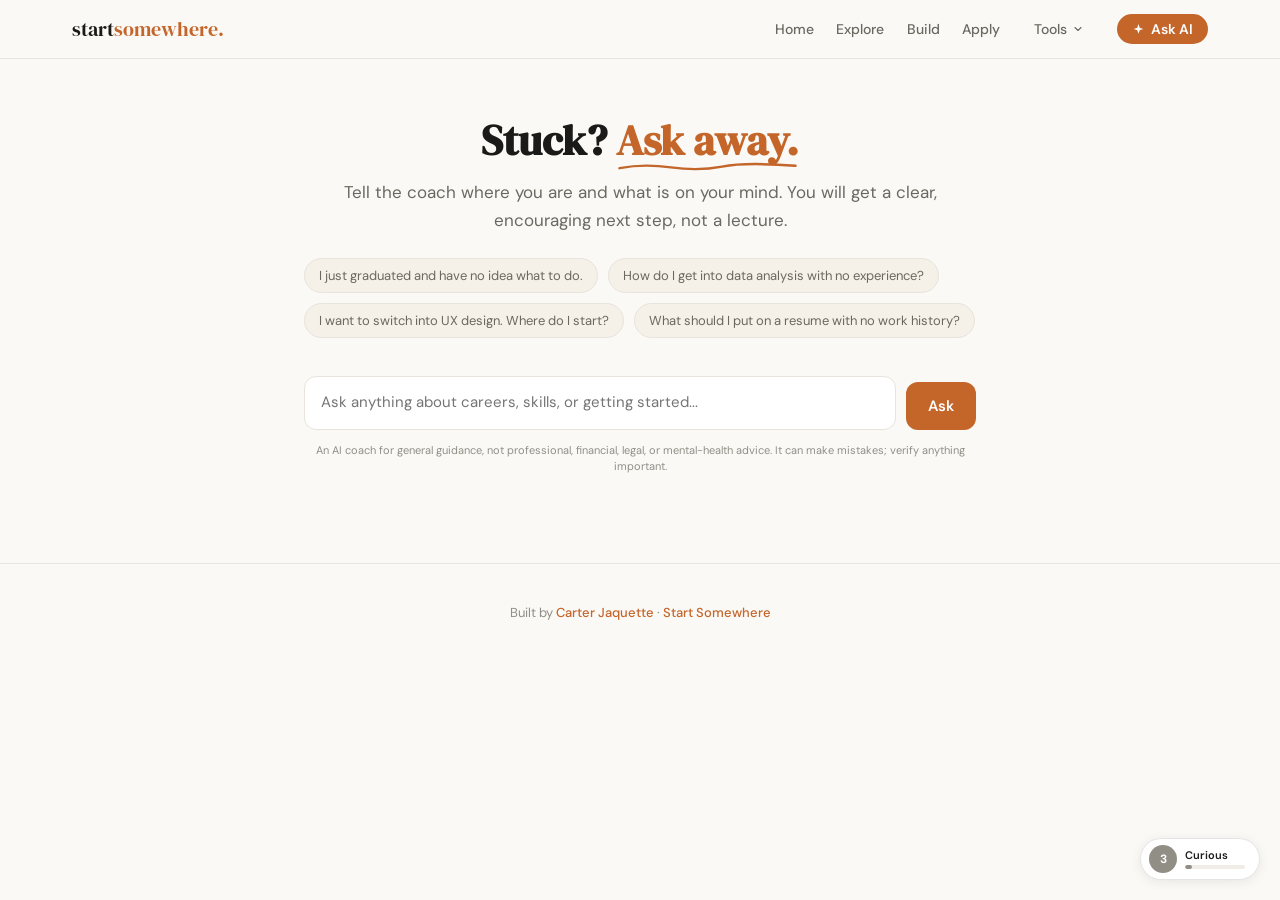
<file: ask.html>
<!DOCTYPE html>
<html lang="en">
<head>
<meta charset="UTF-8">
<meta name="viewport" content="width=device-width, initial-scale=1.0">
<title>Start Somewhere: Ask a Career Question</title>
<link href="https://fonts.googleapis.com/css2?family=DM+Sans:wght@400;500;600;700&family=DM+Serif+Display&display=swap" rel="stylesheet">
<script src="ss-ai-config.js"></script>
<style>
:root {
  --bg: #FAF9F6; --bg-warm: #F5F0E8;
  --accent: #C4652A; --accent-hover: #A8521F;
  --teal: #1D9E75; --purple: #534AB7; --blue: #2D7DD2;
  --text: #1A1A18; --text-muted: #6B6860; --text-soft: #918E85;
  --border: #E8E4DC; --card-bg: #FFFFFF;
  --radius: 12px;
}
* { margin: 0; padding: 0; box-sizing: border-box; }
body { font-family: 'DM Sans', sans-serif; background: var(--bg); color: var(--text); }

/* Nav */
nav { position: sticky; top: 0; z-index: 100; background: rgba(250,249,246,0.95); backdrop-filter: blur(20px); border-bottom: 1px solid rgba(0,0,0,0.08); }
.nav-inner { display: flex; align-items: center; justify-content: space-between; padding: 14px 2rem; max-width: 1200px; margin: 0 auto; }
.nav-logo { font-family: 'DM Serif Display', Georgia, serif; font-size: 20px; text-decoration: none; }
.nav-logo .s { color: #1A1A18; }
.nav-logo .sw { color: #C4652A; }
.nav-links { display: flex; gap: 1.5rem; align-items: center; }
.nav-links a { font-size: 14px; color: #6B6860; text-decoration: none; font-weight: 500; transition: color 0.2s; }
.nav-links a:hover { color: #1A1A18; }
.nav-links a.active { color: #C4652A; font-weight: 600; }
.nav-hamburger { display: none; flex-direction: column; gap: 5px; background: none; border: none; cursor: pointer; padding: 4px; }
.nav-hamburger span { display: block; width: 24px; height: 2px; background: #1A1A18; transition: all 0.3s; }
.nav-hamburger.open span:nth-child(1) { transform: translateY(7px) rotate(45deg); }
.nav-hamburger.open span:nth-child(2) { opacity: 0; }
.nav-hamburger.open span:nth-child(3) { transform: translateY(-7px) rotate(-45deg); }
.mobile-menu { display: none; position: fixed; top: 53px; left: 0; right: 0; bottom: 0; background: rgba(250,249,246,0.98); backdrop-filter: blur(20px); z-index: 99; padding: 2rem 1.5rem; overflow-y: auto; }
.mobile-menu.open { display: flex; flex-direction: column; gap: 0; }
.mobile-menu a { display: block; padding: 14px 0; font-size: 16px; color: #6B6860; text-decoration: none; font-weight: 500; border-bottom: 1px solid rgba(0,0,0,0.08); transition: color 0.2s; }
.mobile-menu a:hover, .mobile-menu a.active { color: #C4652A; }
@media (max-width: 768px) { .nav-hamburger { display: flex; } .nav-links { display: none !important; } }

/* Hero */
.hero { text-align: center; padding: 56px 24px 24px; max-width: 720px; margin: 0 auto; }
.hero h1 { font-family: 'DM Serif Display', serif; font-size: 42px; line-height: 1.2; margin-bottom: 14px; }
.hero h1 em { font-style: normal; color: var(--accent); }
.hero p { font-size: 17px; color: var(--text-muted); line-height: 1.6; }

/* Chat */
.chat-wrap { max-width: 720px; margin: 0 auto; padding: 0 24px 40px; }
.thread { display: flex; flex-direction: column; gap: 16px; margin-bottom: 20px; }
.msg { max-width: 88%; padding: 14px 18px; border-radius: var(--radius); font-size: 15px; line-height: 1.6; }
.msg.user { align-self: flex-end; background: var(--accent); color: #fff; border-bottom-right-radius: 4px; }
.msg.bot { align-self: flex-start; background: var(--card-bg); border: 1px solid var(--border); color: var(--text); border-bottom-left-radius: 4px; }
.msg.bot strong { color: var(--text); }
.msg.bot ul { margin: 8px 0 8px 18px; }
.msg.bot li { margin-bottom: 4px; }
.msg.bot p { margin-bottom: 10px; }
.msg.bot p:last-child { margin-bottom: 0; }
@keyframes msg-in { from { opacity: 0; transform: translateY(8px); } to { opacity: 1; transform: none; } }
.msg { animation: msg-in 0.3s ease; }
.bot-row { display: flex; gap: 10px; align-items: flex-end; max-width: 88%; align-self: flex-start; }
.bot-row .msg { max-width: 100%; box-shadow: 0 2px 10px rgba(26,26,24,0.04); }
.avatar { width: 30px; height: 30px; border-radius: 50%; background: var(--text); color: #E8B04B; display: flex; align-items: center; justify-content: center; flex: none; margin-bottom: 2px; }
.typing { display: inline-flex; gap: 4px; align-items: center; padding: 4px 2px; }
.typing i { width: 6px; height: 6px; border-radius: 50%; background: var(--text-soft); animation: ty 1.1s ease-in-out infinite; }
.typing i:nth-child(2) { animation-delay: 0.15s; }
.typing i:nth-child(3) { animation-delay: 0.3s; }
@keyframes ty { 0%, 100% { transform: translateY(0); opacity: 0.5; } 50% { transform: translateY(-4px); opacity: 1; } }

/* Suggestions */
.suggestions { display: flex; flex-wrap: wrap; gap: 10px; margin-bottom: 18px; }
.chip { background: var(--bg-warm); border: 1px solid var(--border); border-radius: 999px; padding: 8px 14px; font-size: 13px; color: var(--text-muted); cursor: pointer; font-family: 'DM Sans', sans-serif; transition: border-color 0.2s, color 0.2s; }
.chip:hover { border-color: var(--accent); color: var(--accent); }

/* Input */
.input-row { display: flex; gap: 10px; align-items: flex-end; }
.input-row textarea { flex: 1; min-height: 54px; max-height: 180px; padding: 14px 16px; border: 1px solid var(--border); border-radius: var(--radius); font-family: 'DM Sans', sans-serif; font-size: 15px; line-height: 1.5; background: var(--card-bg); resize: none; transition: border-color 0.2s; }
.input-row textarea:focus { outline: none; border-color: var(--accent); }
.send-btn { padding: 14px 22px; background: var(--accent); color: #fff; border: none; border-radius: var(--radius); font-family: 'DM Sans', sans-serif; font-size: 15px; font-weight: 600; cursor: pointer; transition: background 0.2s; white-space: nowrap; }
.send-btn:hover { background: var(--accent-hover); }
.send-btn:disabled { background: var(--text-soft); cursor: not-allowed; }
.disclaimer { font-size: 11px; color: var(--text-soft); text-align: center; margin-top: 12px; line-height: 1.5; }
.error-msg { margin-top: 12px; padding: 12px 16px; background: #FEF2F2; border: 1px solid #FECACA; border-radius: 8px; color: #991B1B; font-size: 13px; display: none; }
</style>
<link rel="stylesheet" href="ss-theme.css">
<script src="ss-ui.js" defer></script>
</head>
<body>

<nav>
  <div class="nav-inner">
    <a href="start-somewhere.html" class="nav-logo"><span class="s">start</span><span class="sw">somewhere.</span></a>
    <button class="nav-hamburger" id="navHamburger" onclick="toggleMobileMenu()"><span></span><span></span><span></span></button>
    <div class="nav-links">
      <a href="start-somewhere.html">Home</a>
      <a href="explore.html">Explore</a>
      <a href="build.html">Build</a>
      <a href="apply.html">Apply</a>
      <div class="nav-tools">
        <button class="nav-tools-btn" type="button" aria-haspopup="true" aria-expanded="false">Tools <svg class="chev" width="12" height="12" viewBox="0 0 24 24" fill="none" stroke="currentColor" stroke-width="2.2" stroke-linecap="round" stroke-linejoin="round"><path d="M6 9l6 6 6-6"/></svg></button>
        <div class="nav-tools-menu" role="menu">
          <a href="skill-explorer-production.html" role="menuitem"><svg width="16" height="16" viewBox="0 0 24 24" fill="none" stroke="currentColor" stroke-width="1.5" stroke-linecap="round" stroke-linejoin="round"><circle cx="11" cy="11" r="7"/><path d="M21 21l-4.3-4.3"/></svg>Skill Explorer</a>
          <a href="job-analyzer.html" role="menuitem"><svg width="16" height="16" viewBox="0 0 24 24" fill="none" stroke="currentColor" stroke-width="1.5" stroke-linecap="round" stroke-linejoin="round"><path d="M14 2H6a2 2 0 0 0-2 2v16a2 2 0 0 0 2 2h12a2 2 0 0 0 2-2V8z"/><path d="M14 2v6h6"/><path d="M9 13h6M9 17h4"/></svg>Job Analyzer</a>
          <a href="skill-roulette.html" role="menuitem"><svg width="16" height="16" viewBox="0 0 24 24" fill="none" stroke="currentColor" stroke-width="1.5" stroke-linecap="round" stroke-linejoin="round"><path d="M16 3h5v5"/><path d="M4 20L21 3"/><path d="M21 16v5h-5"/><path d="M15 15l6 6"/><path d="M4 4l5 5"/></svg>Skill Roulette</a>
          <a href="skill-sprints.html" role="menuitem"><svg width="16" height="16" viewBox="0 0 24 24" fill="none" stroke="currentColor" stroke-width="1.5" stroke-linecap="round" stroke-linejoin="round"><circle cx="12" cy="13" r="8"/><path d="M12 9v4l2.5 2.5"/><path d="M9 2h6"/></svg>Skill Sprints</a>
          <a href="skill-map.html" role="menuitem"><svg width="16" height="16" viewBox="0 0 24 24" fill="none" stroke="currentColor" stroke-width="1.5" stroke-linecap="round" stroke-linejoin="round"><circle cx="5" cy="6" r="2.2"/><circle cx="19" cy="6" r="2.2"/><circle cx="12" cy="18" r="2.2"/><path d="M7 7.4L10.4 16M17 7.4L13.6 16M7.2 6h9.6"/></svg>Skill Map</a>
        </div>
      </div>
      <a href="ask.html" class="nav-cta active"><svg width="13" height="13" viewBox="0 0 24 24" fill="currentColor"><path d="M12 2l1.9 5.7a2 2 0 0 0 1.3 1.3L21 11l-5.8 2a2 2 0 0 0-1.3 1.3L12 20l-1.9-5.7a2 2 0 0 0-1.3-1.3L3 11l5.8-2a2 2 0 0 0 1.3-1.3z"/></svg>Ask AI</a>
    </div>
  </div>
</nav>
<div class="mobile-menu" id="mobileMenu">
  <a href="start-somewhere.html">Home</a>
  <a href="explore.html">Explore</a>
  <a href="build.html">Build</a>
  <a href="apply.html">Apply</a>
  <a href="skill-explorer-production.html">Skill Explorer</a>
  <a href="job-analyzer.html">Job Analyzer</a>
  <a href="ask.html" class="active">Ask AI</a>
  <a href="skill-roulette.html">Skill Roulette</a>
  <a href="skill-sprints.html">Skill Sprints</a>
  <a href="skill-map.html">Skill Map</a>
</div>

<div class="hero">
  <h1>Stuck? <span class="squig"><em>Ask away.</em><svg viewBox="0 0 200 12" preserveAspectRatio="none" aria-hidden="true"><path d="M4 8 Q 30 2, 60 7 T 116 6 T 196 5"/></svg></span></h1>
  <p>Tell the coach where you are and what is on your mind. You will get a clear, encouraging next step, not a lecture.</p>
</div>

<div class="chat-wrap">
  <div class="suggestions" id="suggestions">
    <button class="chip">I just graduated and have no idea what to do.</button>
    <button class="chip">How do I get into data analysis with no experience?</button>
    <button class="chip">I want to switch into UX design. Where do I start?</button>
    <button class="chip">What should I put on a resume with no work history?</button>
  </div>

  <div class="thread" id="thread"></div>

  <div class="input-row">
    <textarea id="question" placeholder="Ask anything about careers, skills, or getting started..." rows="1"></textarea>
    <button class="send-btn" id="send-btn" onclick="ask()">Ask</button>
  </div>
  <div class="error-msg" id="error-msg"></div>
  <p class="disclaimer">An AI coach for general guidance, not professional, financial, legal, or mental-health advice. It can make mistakes; verify anything important.</p>
</div>

<script>
function toggleMobileMenu(){var h=document.getElementById('navHamburger'),m=document.getElementById('mobileMenu');h.classList.toggle('open');m.classList.toggle('open');document.body.style.overflow=m.classList.contains('open')?'hidden':'';}

var chatHistory = [];
var thread = document.getElementById("thread");
var qEl = document.getElementById("question");
var btn = document.getElementById("send-btn");
var errorEl = document.getElementById("error-msg");

// Auto-grow the textarea
qEl.addEventListener("input", function() {
  qEl.style.height = "auto";
  qEl.style.height = Math.min(qEl.scrollHeight, 180) + "px";
});
// Enter sends, Shift+Enter makes a newline
qEl.addEventListener("keydown", function(e) {
  if (e.key === "Enter" && !e.shiftKey) { e.preventDefault(); ask(); }
});
// Suggestion chips
document.getElementById("suggestions").addEventListener("click", function(e) {
  if (e.target.classList.contains("chip")) { qEl.value = e.target.textContent; ask(); }
});

function showError(msg) { errorEl.textContent = msg; errorEl.style.display = "block"; }

// Minimal, safe formatter: escape HTML, then apply **bold**, bullet lists, paragraphs.
function format(text) {
  var esc = text.replace(/&/g, "&amp;").replace(/</g, "&lt;").replace(/>/g, "&gt;");
  esc = esc.replace(/\*\*(.+?)\*\*/g, "<strong>$1</strong>");
  esc = esc.replace(/(^|[^*])\*([^*\n]+)\*(?!\*)/g, "$1<em>$2</em>");
  var blocks = esc.split(/\n{2,}/).map(function(block) {
    var lines = block.split("\n");
    var isList = lines.every(function(l) { return /^\s*[-*]\s+/.test(l) || l.trim() === ""; });
    if (isList) {
      var items = lines.filter(function(l) { return l.trim(); })
        .map(function(l) { return "<li>" + l.replace(/^\s*[-*]\s+/, "") + "</li>"; }).join("");
      return "<ul>" + items + "</ul>";
    }
    return "<p>" + block.replace(/\n/g, "<br>") + "</p>";
  });
  return blocks.join("");
}

var COACH_ICON = '<svg width="15" height="15" viewBox="0 0 24 24" fill="currentColor" aria-hidden="true"><path d="M12 2l1.9 5.7a2 2 0 0 0 1.3 1.3L21 11l-5.8 2a2 2 0 0 0-1.3 1.3L12 20l-1.9-5.7a2 2 0 0 0-1.3-1.3L3 11l5.8-2a2 2 0 0 0 1.3-1.3z"/></svg>';

function addMsg(role, html) {
  var div = document.createElement("div");
  div.className = "msg " + (role === "user" ? "user" : "bot");
  div.innerHTML = html;
  var node = div;
  if (role !== "user") {
    var row = document.createElement("div");
    row.className = "bot-row";
    row.innerHTML = '<div class="avatar">' + COACH_ICON + '</div>';
    row.appendChild(div);
    node = row;
  }
  thread.appendChild(node);
  node.scrollIntoView({ behavior: "smooth", block: "end" });
  return div;
}

async function ask() {
  var q = qEl.value.trim();
  errorEl.style.display = "none";

  if (!window.SS_AI_PROXY || window.SS_AI_PROXY.indexOf("YOUR-WORKER") !== -1) {
    showError("The coach is not configured yet. Add the Worker URL in ss-ai-config.js.");
    return;
  }
  if (q.length < 5) { showError("Try a slightly longer question so the coach can help."); return; }

  document.getElementById("suggestions").style.display = "none";
  addMsg("user", format(q));
  qEl.value = ""; qEl.style.height = "auto";
  btn.disabled = true;

  var thinking = addMsg("bot", '<span class="typing" aria-label="Coach is typing"><i></i><i></i><i></i></span>');

  try {
    var res = await fetch(window.SS_AI_PROXY, {
      method: "POST",
      headers: { "Content-Type": "application/json" },
      body: JSON.stringify({ mode: "ask", input: q, history: chatHistory })
    });
    if (!res.ok) {
      if (res.status === 429) throw new Error("A lot of people are asking right now. Please wait a moment and try again.");
      throw new Error("Service error (" + res.status + "). Please try again shortly.");
    }
    var data = await res.json();
    var answer = (data.content && data.content[0] && data.content[0].text) || "Sorry, I could not generate an answer. Try rephrasing.";
    thinking.innerHTML = format(answer);

    chatHistory.push({ role: "user", content: q });
    chatHistory.push({ role: "assistant", content: answer });
    if (typeof SSProgress !== "undefined") SSProgress.award("ask", null);
  } catch (e) {
    (thinking.closest(".bot-row") || thinking).remove();
    showError(e.message || "Something went wrong. Please try again in a moment.");
  } finally {
    btn.disabled = false;
    qEl.focus();
  }
}
</script>

<script src="ss-progress.js"></script>

<footer style="padding:2.5rem 2rem;text-align:center;border-top:1px solid rgba(0,0,0,0.08);margin-top:3rem;"><p style="font-size:13px;color:#918E85;font-family:DM Sans,-apple-system,sans-serif;">Built by <a href="https://carterjacket.github.io" style="color:#C4652A;text-decoration:none;font-weight:500;">Carter Jaquette</a> &middot; <a href="start-somewhere.html" style="color:#C4652A;text-decoration:none;font-weight:500;">Start Somewhere</a></p></footer>
</body>
</html>
</file>
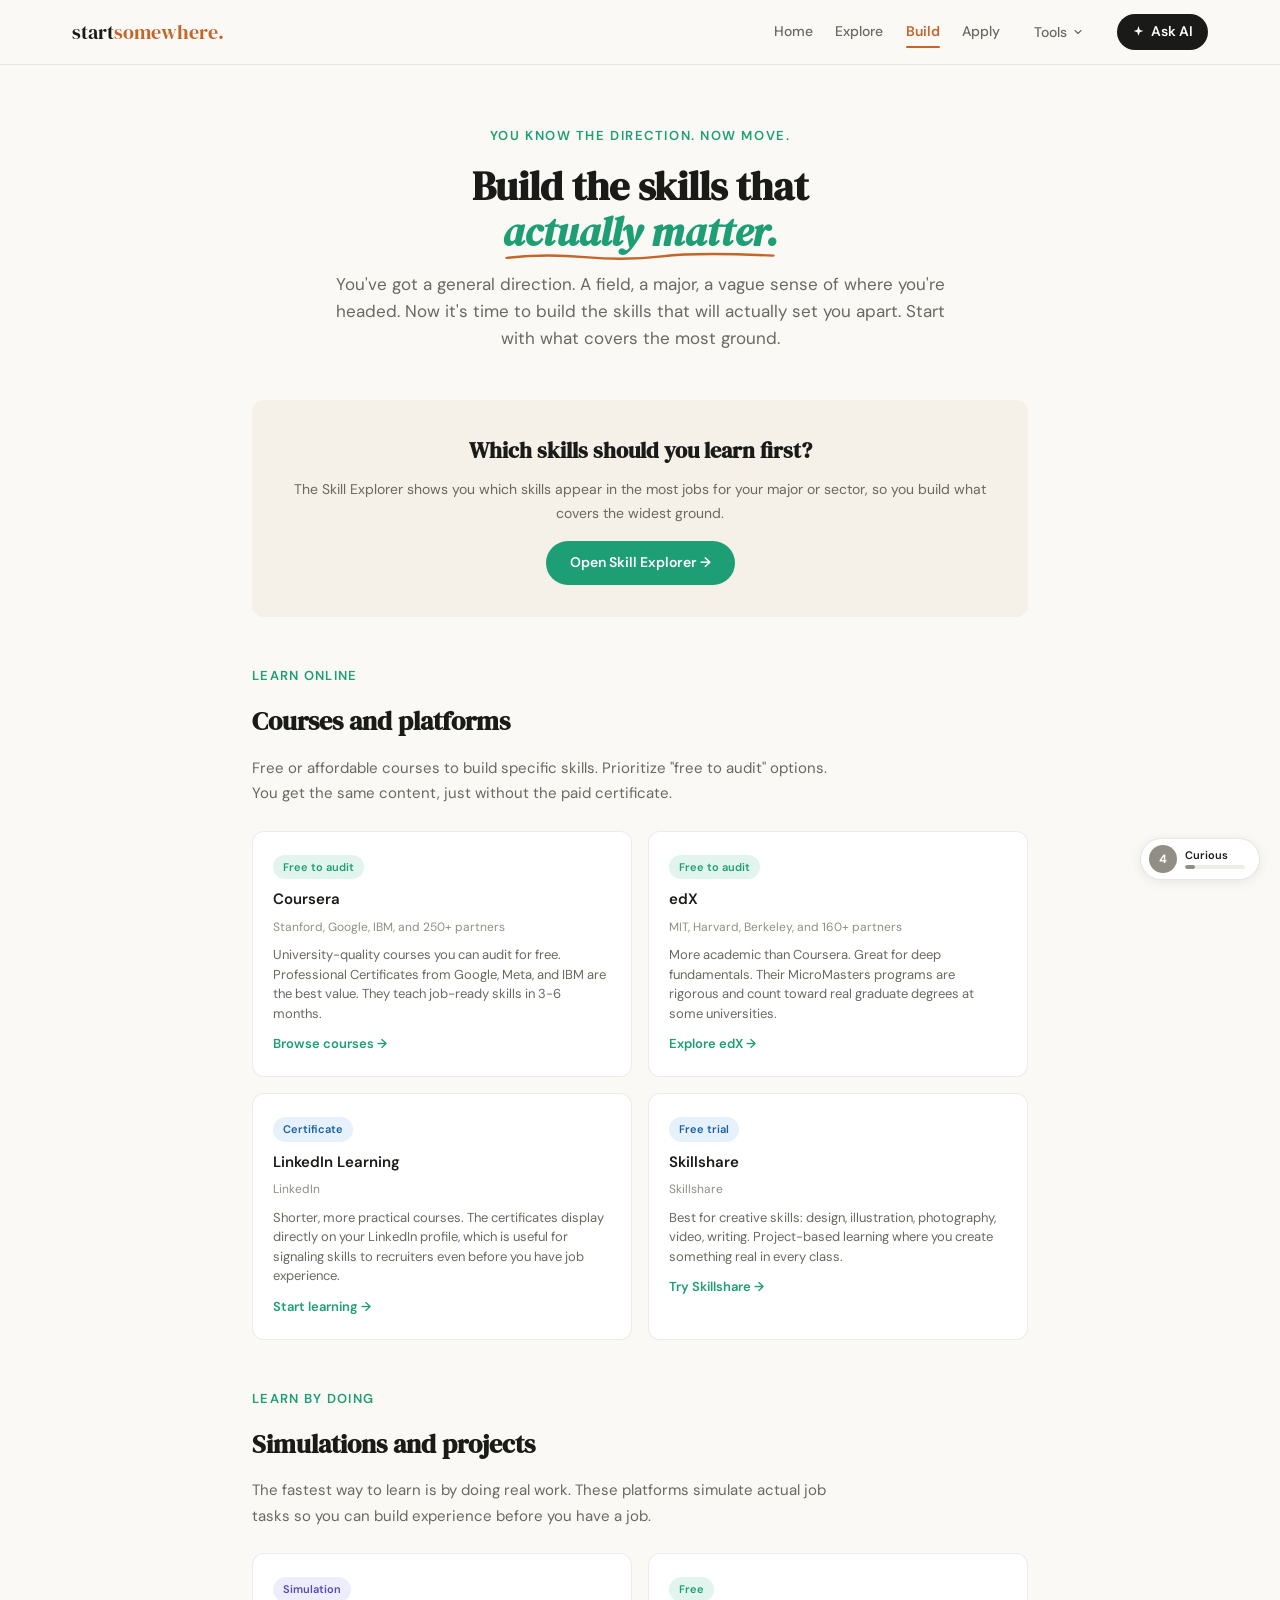
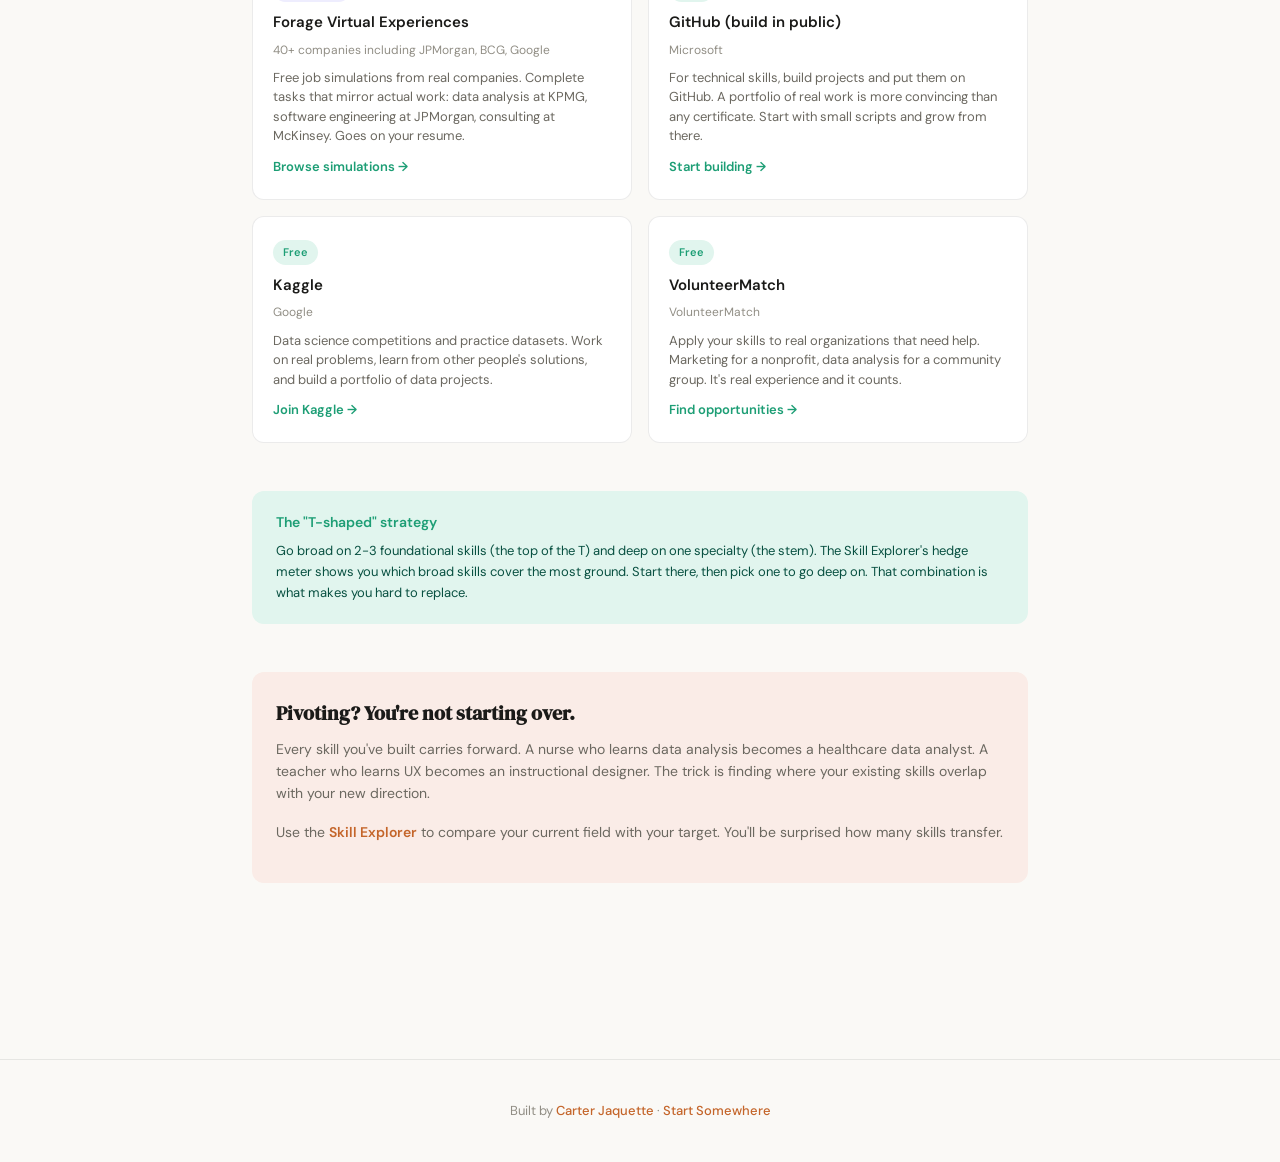
<file: build.html>
<!DOCTYPE html>
<html lang="en">
<head>
<meta charset="UTF-8">
<meta name="viewport" content="width=device-width, initial-scale=1.0">
<title>Start Somewhere: Build</title>
<link href="https://fonts.googleapis.com/css2?family=DM+Serif+Display:ital@0;1&family=DM+Sans:ital,wght@0,400;0,500;0,600;1,400&display=swap" rel="stylesheet">
<style>
nav { position: sticky; top: 0; z-index: 100; background: rgba(250,249,246,0.95); backdrop-filter: blur(20px); border-bottom: 1px solid rgba(0,0,0,0.08); }
.nav-inner { display: flex; align-items: center; justify-content: space-between; padding: 14px 2rem; max-width: 1200px; margin: 0 auto; }
.nav-logo { font-family: 'DM Serif Display', Georgia, serif; font-size: 20px; text-decoration: none; }
.nav-logo .s { color: #1A1A18; }
.nav-logo .sw { color: #C4652A; }
.nav-links { display: flex; gap: 1.75rem; align-items: center; }
.nav-links a { font-size: 14px; color: #6B6860; text-decoration: none; font-weight: 500; transition: color 0.2s; }
.nav-links a:hover { color: #1A1A18; }
.nav-links a.active { color: #C4652A; font-weight: 600; }
:root {
  --bg: #FAF9F6; --bg-warm: #F5F0E8; --bg-card: #FFFFFF;
  --text: #1A1A18; --text-muted: #6B6860; --text-soft: #918E85;
  --accent: #C4652A; --accent-hover: #A8521F; --accent-light: #FAECE7;
  --teal: #1D9E75; --teal-light: #E1F5EE;
  --purple: #534AB7; --purple-light: #EEEDFE;
  --border: rgba(0,0,0,0.08);
  --serif: 'DM Serif Display', Georgia, serif;
  --sans: 'DM Sans', -apple-system, sans-serif;
  --radius: 12px; --radius-sm: 8px;
}
* { margin: 0; padding: 0; box-sizing: border-box; }
body { font-family: var(--sans); background: var(--bg); color: var(--text); line-height: 1.7; }

.page-hero { text-align: center; padding: 60px 2rem 48px; max-width: 680px; margin: 0 auto; }
.page-hero .eyebrow { font-size: 13px; font-weight: 600; text-transform: uppercase; letter-spacing: 0.12em; color: var(--teal); margin-bottom: 1rem; }
.page-hero h1 { font-family: var(--serif); font-size: 40px; line-height: 1.15; margin-bottom: 1rem; }
.page-hero h1 em { font-style: italic; color: var(--teal); }
.page-hero p { font-size: 17px; color: var(--text-muted); line-height: 1.6; }

.content { max-width: 840px; margin: 0 auto; padding: 0 2rem 80px; }
.section-label { font-size: 13px; font-weight: 600; text-transform: uppercase; letter-spacing: 0.1em; color: var(--teal); margin-bottom: 0.75rem; }
.section-heading { font-family: var(--serif); font-size: 26px; margin-bottom: 0.75rem; }
.section-desc { font-size: 15px; color: var(--text-muted); margin-bottom: 1.5rem; max-width: 600px; }

.resource-grid { display: grid; grid-template-columns: 1fr 1fr; gap: 1rem; margin-bottom: 3rem; }
.resource-card {
  background: var(--bg-card); border: 1px solid var(--border); border-radius: var(--radius);
  padding: 1.25rem; text-decoration: none; color: inherit; display: block; transition: all 0.25s;
}
.resource-card:hover { border-color: var(--teal); transform: translateY(-2px); box-shadow: 0 6px 20px rgba(0,0,0,0.05); }
.tag { display: inline-block; font-size: 11px; font-weight: 600; padding: 3px 10px; border-radius: 20px; margin-bottom: 8px; }
.tag-free { background: var(--teal-light); color: var(--teal); }
.tag-cert { background: #E6F1FB; color: #185FA5; }
.tag-sim { background: var(--purple-light); color: var(--purple); }
.resource-card h3 { font-size: 15px; font-weight: 600; margin-bottom: 4px; }
.resource-card .provider { font-size: 12px; color: var(--text-soft); margin-bottom: 8px; }
.resource-card p { font-size: 13px; color: var(--text-muted); line-height: 1.5; }
.resource-card .arrow { font-size: 13px; color: var(--teal); font-weight: 600; margin-top: 10px; display: inline-block; transition: transform 0.2s; }
.resource-card:hover .arrow { transform: translateX(4px); }

.internal-cta {
  background: var(--bg-warm); border-radius: var(--radius); padding: 2rem; text-align: center; margin-bottom: 3rem;
}
.internal-cta h3 { font-family: var(--serif); font-size: 22px; margin-bottom: 0.5rem; }
.internal-cta p { font-size: 14px; color: var(--text-muted); margin-bottom: 1rem; }
.internal-cta a {
  display: inline-block; background: var(--teal); color: white; padding: 10px 24px;
  border-radius: 999px; text-decoration: none; font-size: 14px; font-weight: 600; transition: background 0.2s;
}
.internal-cta a:hover { background: #0F6E56; }

.tip-box {
  background: var(--teal-light); border-radius: var(--radius); padding: 1.25rem 1.5rem; margin-bottom: 3rem;
}
.tip-box h4 { font-size: 14px; font-weight: 600; color: var(--teal); margin-bottom: 6px; }
.tip-box p { font-size: 13px; color: #085041; line-height: 1.6; }

.pivot-box {
  background: var(--accent-light); border-radius: var(--radius); padding: 1.5rem; margin-bottom: 3rem;
}
.pivot-box h3 { font-family: var(--serif); font-size: 20px; margin-bottom: 0.5rem; }
.pivot-box p { font-size: 14px; color: var(--text-muted); line-height: 1.6; margin-bottom: 1rem; }
.pivot-box a { color: var(--accent); font-weight: 600; text-decoration: none; }
.pivot-box a:hover { text-decoration: underline; }

@media (max-width: 640px) {
  .nav-inner { padding: 12px 1rem; }
  .nav-links { gap: 1rem; flex-wrap: wrap; }
  .resource-grid { grid-template-columns: 1fr; }
  
  
  .page-hero { padding: 40px 1.5rem 32px; }
  .page-hero h1 { font-size: 30px; }
  .content { padding: 0 1.5rem 60px; }
}

/* MOBILE HAMBURGER NAV */
.nav-hamburger {
  display: none; align-items: center; justify-content: center;
  width: 36px; height: 36px; cursor: pointer; border: none;
  background: transparent; padding: 0; flex-direction: column; gap: 5px;
}
.nav-hamburger span {
  display: block; width: 20px; height: 2px; background: #1A1A18;
  transition: all 0.3s; border-radius: 1px;
}
.nav-hamburger.open span:nth-child(1) { transform: translateY(7px) rotate(45deg); }
.nav-hamburger.open span:nth-child(2) { opacity: 0; }
.nav-hamburger.open span:nth-child(3) { transform: translateY(-7px) rotate(-45deg); }
.mobile-menu {
  display: none; position: fixed; top: 53px; left: 0; right: 0; bottom: 0;
  background: rgba(250,249,246,0.98); backdrop-filter: blur(20px);
  z-index: 99; padding: 2rem 1.5rem; overflow-y: auto;
}
.mobile-menu.open { display: flex; flex-direction: column; gap: 0; }
.mobile-menu a {
  display: block; padding: 14px 0; font-size: 16px; color: #6B6860;
  text-decoration: none; font-weight: 500; border-bottom: 1px solid rgba(0,0,0,0.08);
  transition: color 0.2s;
}
.mobile-menu a:hover, .mobile-menu a.active { color: #C4652A; }
@media (max-width: 768px) { .nav-hamburger { display: flex; } .nav-links { display: none !important; } }
</style>
<link rel="stylesheet" href="ss-theme.css">
<script src="ss-ui.js" defer></script>
</head>
<body>

<nav>
  <div class="nav-inner">
    <a href="start-somewhere.html" class="nav-logo"><span class="s">start</span><span class="sw">somewhere.</span></a>
    <button class="nav-hamburger" id="navHamburger" onclick="toggleMobileMenu()"><span></span><span></span><span></span></button>
    <div class="nav-links">
      <a href="start-somewhere.html">Home</a>
      <a href="explore.html">Explore</a>
      <a href="build.html" class="active">Build</a>
      <a href="apply.html">Apply</a>
      <div class="nav-tools">
        <button class="nav-tools-btn" type="button" aria-haspopup="true" aria-expanded="false">Tools <svg class="chev" width="12" height="12" viewBox="0 0 24 24" fill="none" stroke="currentColor" stroke-width="2.2" stroke-linecap="round" stroke-linejoin="round"><path d="M6 9l6 6 6-6"/></svg></button>
        <div class="nav-tools-menu" role="menu">
          <a href="skill-explorer-production.html" role="menuitem"><svg width="16" height="16" viewBox="0 0 24 24" fill="none" stroke="currentColor" stroke-width="1.5" stroke-linecap="round" stroke-linejoin="round"><circle cx="11" cy="11" r="7"/><path d="M21 21l-4.3-4.3"/></svg>Skill Explorer</a>
          <a href="job-analyzer.html" role="menuitem"><svg width="16" height="16" viewBox="0 0 24 24" fill="none" stroke="currentColor" stroke-width="1.5" stroke-linecap="round" stroke-linejoin="round"><path d="M14 2H6a2 2 0 0 0-2 2v16a2 2 0 0 0 2 2h12a2 2 0 0 0 2-2V8z"/><path d="M14 2v6h6"/><path d="M9 13h6M9 17h4"/></svg>Job Analyzer</a>
          <a href="skill-roulette.html" role="menuitem"><svg width="16" height="16" viewBox="0 0 24 24" fill="none" stroke="currentColor" stroke-width="1.5" stroke-linecap="round" stroke-linejoin="round"><path d="M16 3h5v5"/><path d="M4 20L21 3"/><path d="M21 16v5h-5"/><path d="M15 15l6 6"/><path d="M4 4l5 5"/></svg>Skill Roulette</a>
          <a href="skill-sprints.html" role="menuitem"><svg width="16" height="16" viewBox="0 0 24 24" fill="none" stroke="currentColor" stroke-width="1.5" stroke-linecap="round" stroke-linejoin="round"><circle cx="12" cy="13" r="8"/><path d="M12 9v4l2.5 2.5"/><path d="M9 2h6"/></svg>Skill Sprints</a>
          <a href="skill-map.html" role="menuitem"><svg width="16" height="16" viewBox="0 0 24 24" fill="none" stroke="currentColor" stroke-width="1.5" stroke-linecap="round" stroke-linejoin="round"><circle cx="5" cy="6" r="2.2"/><circle cx="19" cy="6" r="2.2"/><circle cx="12" cy="18" r="2.2"/><path d="M7 7.4L10.4 16M17 7.4L13.6 16M7.2 6h9.6"/></svg>Skill Map</a>
        </div>
      </div>
      <a href="ask.html" class="nav-cta"><svg width="13" height="13" viewBox="0 0 24 24" fill="currentColor"><path d="M12 2l1.9 5.7a2 2 0 0 0 1.3 1.3L21 11l-5.8 2a2 2 0 0 0-1.3 1.3L12 20l-1.9-5.7a2 2 0 0 0-1.3-1.3L3 11l5.8-2a2 2 0 0 0 1.3-1.3z"/></svg>Ask AI</a>
    </div>
  </div>
</nav>
<div class="mobile-menu" id="mobileMenu">
  <a href="start-somewhere.html">Home</a>
  <a href="explore.html">Explore</a>
  <a href="build.html" class="active">Build</a>
  <a href="apply.html">Apply</a>
  <a href="skill-explorer-production.html">Skill Explorer</a>
  <a href="job-analyzer.html">Job Analyzer</a>
  <a href="ask.html">Ask AI</a>  <a href="skill-roulette.html">Skill Roulette</a>
  <a href="skill-sprints.html">Skill Sprints</a>
  <a href="skill-map.html">Skill Map</a>
</div>

<div class="page-hero">
  <div class="eyebrow">You know the direction. Now move.</div>
  <h1>Build the skills that <span class="squig"><em>actually matter.</em><svg viewBox="0 0 200 12" preserveAspectRatio="none" aria-hidden="true"><path d="M4 8 Q 30 2, 60 7 T 116 6 T 196 5"/></svg></span></h1>
  <p>You've got a general direction. A field, a major, a vague sense of where you're headed. Now it's time to build the skills that will actually set you apart. Start with what covers the most ground.</p>
</div>

<div class="content">

  <div class="internal-cta">
    <h3>Which skills should you learn first?</h3>
    <p>The Skill Explorer shows you which skills appear in the most jobs for your major or sector, so you build what covers the widest ground.</p>
    <a href="skill-explorer-production.html">Open Skill Explorer &#8594;</a>
  </div>

  <div class="section-label reveal">Learn online</div>
  <h2 class="section-heading">Courses and platforms</h2>
  <p class="section-desc">Free or affordable courses to build specific skills. Prioritize "free to audit" options. You get the same content, just without the paid certificate.</p>

  <div class="resource-grid" data-reveal-group>
    <a class="resource-card lift reveal" href="https://www.coursera.org/" target="_blank" rel="noopener">
      <span class="tag tag-free">Free to audit</span>
      <h3>Coursera</h3>
      <div class="provider">Stanford, Google, IBM, and 250+ partners</div>
      <p>University-quality courses you can audit for free. Professional Certificates from Google, Meta, and IBM are the best value. They teach job-ready skills in 3-6 months.</p>
      <span class="arrow">Browse courses &#8594;</span>
    </a>
    <a class="resource-card lift reveal" href="https://www.edx.org/" target="_blank" rel="noopener">
      <span class="tag tag-free">Free to audit</span>
      <h3>edX</h3>
      <div class="provider">MIT, Harvard, Berkeley, and 160+ partners</div>
      <p>More academic than Coursera. Great for deep fundamentals. Their MicroMasters programs are rigorous and count toward real graduate degrees at some universities.</p>
      <span class="arrow">Explore edX &#8594;</span>
    </a>
    <a class="resource-card lift reveal" href="https://www.linkedin.com/learning/" target="_blank" rel="noopener">
      <span class="tag tag-cert">Certificate</span>
      <h3>LinkedIn Learning</h3>
      <div class="provider">LinkedIn</div>
      <p>Shorter, more practical courses. The certificates display directly on your LinkedIn profile, which is useful for signaling skills to recruiters even before you have job experience.</p>
      <span class="arrow">Start learning &#8594;</span>
    </a>
    <a class="resource-card lift reveal" href="https://www.skillshare.com/" target="_blank" rel="noopener">
      <span class="tag tag-cert">Free trial</span>
      <h3>Skillshare</h3>
      <div class="provider">Skillshare</div>
      <p>Best for creative skills: design, illustration, photography, video, writing. Project-based learning where you create something real in every class.</p>
      <span class="arrow">Try Skillshare &#8594;</span>
    </a>
  </div>

  <div class="section-label reveal">Learn by doing</div>
  <h2 class="section-heading">Simulations and projects</h2>
  <p class="section-desc">The fastest way to learn is by doing real work. These platforms simulate actual job tasks so you can build experience before you have a job.</p>

  <div class="resource-grid" data-reveal-group>
    <a class="resource-card lift reveal" href="https://www.theforage.com/simulations" target="_blank" rel="noopener">
      <span class="tag tag-sim">Simulation</span>
      <h3>Forage Virtual Experiences</h3>
      <div class="provider">40+ companies including JPMorgan, BCG, Google</div>
      <p>Free job simulations from real companies. Complete tasks that mirror actual work: data analysis at KPMG, software engineering at JPMorgan, consulting at McKinsey. Goes on your resume.</p>
      <span class="arrow">Browse simulations &#8594;</span>
    </a>
    <a class="resource-card lift reveal" href="https://github.com/" target="_blank" rel="noopener">
      <span class="tag tag-free">Free</span>
      <h3>GitHub (build in public)</h3>
      <div class="provider">Microsoft</div>
      <p>For technical skills, build projects and put them on GitHub. A portfolio of real work is more convincing than any certificate. Start with small scripts and grow from there.</p>
      <span class="arrow">Start building &#8594;</span>
    </a>
    <a class="resource-card lift reveal" href="https://www.kaggle.com/" target="_blank" rel="noopener">
      <span class="tag tag-free">Free</span>
      <h3>Kaggle</h3>
      <div class="provider">Google</div>
      <p>Data science competitions and practice datasets. Work on real problems, learn from other people's solutions, and build a portfolio of data projects.</p>
      <span class="arrow">Join Kaggle &#8594;</span>
    </a>
    <a class="resource-card lift reveal" href="https://www.volunteermatch.org/" target="_blank" rel="noopener">
      <span class="tag tag-free">Free</span>
      <h3>VolunteerMatch</h3>
      <div class="provider">VolunteerMatch</div>
      <p>Apply your skills to real organizations that need help. Marketing for a nonprofit, data analysis for a community group. It's real experience and it counts.</p>
      <span class="arrow">Find opportunities &#8594;</span>
    </a>
  </div>

  <div class="tip-box">
    <h4>The "T-shaped" strategy</h4>
    <p>Go broad on 2-3 foundational skills (the top of the T) and deep on one specialty (the stem). The Skill Explorer's hedge meter shows you which broad skills cover the most ground. Start there, then pick one to go deep on. That combination is what makes you hard to replace.</p>
  </div>

  <div class="pivot-box">
    <h3>Pivoting? You're not starting over.</h3>
    <p>Every skill you've built carries forward. A nurse who learns data analysis becomes a healthcare data analyst. A teacher who learns UX becomes an instructional designer. The trick is finding where your existing skills overlap with your new direction.</p>
    <p>Use the <a href="skill-explorer-production.html">Skill Explorer</a> to compare your current field with your target. You'll be surprised how many skills transfer.</p>
  </div>

</div>


<script>
function toggleMobileMenu(){var h=document.getElementById('navHamburger'),m=document.getElementById('mobileMenu');h.classList.toggle('open');m.classList.toggle('open');document.body.style.overflow=m.classList.contains('open')?'hidden':'';}
</script>
<!-- SS_PROGRESS_TRACKER -->
<script>
// ========== START SOMEWHERE PROGRESS TRACKER ==========
// Self-contained gamified progress system using localStorage
(function() {
  var LEVELS = [
    { name: "Curious", xp: 0, color: "#918E85" },
    { name: "Explorer", xp: 25, color: "#534AB7" },
    { name: "Builder", xp: 75, color: "#1D9E75" },
    { name: "Momentum", xp: 150, color: "#C4652A" },
    { name: "Unstoppable", xp: 300, color: "#B8336A" }
  ];

  var BADGES = {
    first_step:     { icon: "<svg width='20' height='20' viewBox='0 0 24 24' fill='none' stroke='#C4652A' stroke-width='2' stroke-linecap='round' stroke-linejoin='round'><path d='M4.5 16.5c-1.5 1.26-2 5-2 5s3.74-.5 5-2c.71-.84.7-2.13-.09-2.91a2.18 2.18 0 0 0-2.91-.09z'/><path d='M12 15l-3-3a22 22 0 0 1 2-3.95A12.88 12.88 0 0 1 22 2c0 2.72-.78 7.5-6 11a22.35 22.35 0 0 1-4 2z'/><path d='M9 12H4s.55-3.03 2-4c1.62-1.08 5 0 5 0'/><path d='M12 15v5s3.03-.55 4-2c1.08-1.62 0-5 0-5'/></svg>", name: "First Step",      desc: "Did something. That's the whole point.", check: function(s) { return s.totalActions >= 1; } },
    sprint_star:    { icon: "<svg width='20' height='20' viewBox='0 0 24 24' fill='none' stroke='#C4652A' stroke-width='2' stroke-linecap='round' stroke-linejoin='round'><polygon points='13 2 3 14 12 14 11 22 21 10 12 10 13 2'/></svg>", name: "Sprint Star",      desc: "Completed 5 skill sprints.", check: function(s) { return s.sprintsCompleted >= 5; } },
    scholar:        { icon: "<svg width='20' height='20' viewBox='0 0 24 24' fill='none' stroke='#C4652A' stroke-width='2' stroke-linecap='round' stroke-linejoin='round'><path d='M2 3h6a4 4 0 0 1 4 4v14a3 3 0 0 0-3-3H2z'/><path d='M22 3h-6a4 4 0 0 0-4 4v14a3 3 0 0 1 3-3h7z'/></svg>", name: "Scholar",          desc: "Clicked through to 10 courses.", check: function(s) { return s.coursesClicked >= 10; } },
    cartographer:   { icon: "<svg width='20' height='20' viewBox='0 0 24 24' fill='none' stroke='#C4652A' stroke-width='2' stroke-linecap='round' stroke-linejoin='round'><polygon points='3 6 9 3 15 6 21 3 21 18 15 21 9 18 3 21'/><line x1='9' y1='3' x2='9' y2='18'/><line x1='15' y1='6' x2='15' y2='21'/></svg>", name: "Cartographer",    desc: "Explored the Skill Map.", check: function(s) { return s.visitedPages.indexOf("skill-map") >= 0; } },
    deep_diver:     { icon: "<svg width='20' height='20' viewBox='0 0 24 24' fill='none' stroke='#C4652A' stroke-width='2' stroke-linecap='round' stroke-linejoin='round'><circle cx='11' cy='11' r='8'/><line x1='21' y1='21' x2='16.65' y2='16.65'/></svg>", name: "Deep Diver",       desc: "Checked out 3 different careers.", check: function(s) { return s.careersViewed >= 3; } },
    full_send:      { icon: "<svg width='20' height='20' viewBox='0 0 24 24' fill='none' stroke='#C4652A' stroke-width='2' stroke-linecap='round' stroke-linejoin='round'><circle cx='12' cy='12' r='10'/><circle cx='12' cy='12' r='6'/><circle cx='12' cy='12' r='2'/></svg>", name: "Full Send",        desc: "Visited Explore, Build, and Apply.", check: function(s) { var p = s.visitedPages; return p.indexOf("explore") >= 0 && p.indexOf("build") >= 0 && p.indexOf("apply") >= 0; } },
    roulette:       { icon: "<svg width='20' height='20' viewBox='0 0 24 24' fill='none' stroke='#C4652A' stroke-width='2' stroke-linecap='round' stroke-linejoin='round'><rect x='3' y='3' width='18' height='18' rx='2'/><circle cx='8' cy='8' r='1' fill='#C4652A'/><circle cx='16' cy='8' r='1' fill='#C4652A'/><circle cx='12' cy='12' r='1' fill='#C4652A'/><circle cx='8' cy='16' r='1' fill='#C4652A'/><circle cx='16' cy='16' r='1' fill='#C4652A'/></svg>", name: "Roulette Roller",  desc: "Spun the roulette 3 times.", check: function(s) { return s.rouletteSpins >= 3; } },
    completionist:  { icon: "<svg width='20' height='20' viewBox='0 0 24 24' fill='none' stroke='#C4652A' stroke-width='2' stroke-linecap='round' stroke-linejoin='round'><path d='M2 4l3 12h14l3-12-6 7-4-7-4 7-6-7z'/><path d='M5 20h14'/></svg>", name: "Completionist",    desc: "Finished all 18 sprints.", check: function(s) { return s.sprintsCompleted >= 18; } },
    skill_hunter:   { icon: "<svg width='20' height='20' viewBox='0 0 24 24' fill='none' stroke='#C4652A' stroke-width='2' stroke-linecap='round' stroke-linejoin='round'><path d='M3.5 21 14 3'/><path d='M20.5 21 10 3'/><path d='M15.5 21 12 15l-3.5 6'/><path d='M2 21h20'/></svg>", name: "Skill Hunter",     desc: "Explored 10 different skills.", check: function(s) { return s.skillsExplored >= 10; } },
    analyzer:       { icon: "<svg width='20' height='20' viewBox='0 0 24 24' fill='none' stroke='#C4652A' stroke-width='2' stroke-linecap='round' stroke-linejoin='round'><path d='M6 18h8'/><path d='M3 22h18'/><path d='M14 22a7 7 0 1 0 0-14h-1'/><path d='M9 14h2'/><path d='M9 12a2 2 0 0 1-2-2V6h6v4a2 2 0 0 1-2 2z'/><path d='M12 6V3a1 1 0 0 0-1-1H9a1 1 0 0 0-1 1v3'/></svg>", name: "Analyzer",         desc: "Used the Job Analyzer.", check: function(s) { return s.jobsAnalyzed >= 1; } }
  };

  // ---- State management ----
  function getState() {
    try {
      var raw = localStorage.getItem("ss_progress");
      if (raw) return JSON.parse(raw);
    } catch(e) {}
    return {
      xp: 0,
      totalActions: 0,
      sprintsCompleted: 0,
      coursesClicked: 0,
      careersViewed: 0,
      skillsExplored: 0,
      rouletteSpins: 0,
      jobsAnalyzed: 0,
      visitedPages: [],
      earnedBadges: [],
      completedSprintIds: [],
      viewedCareerNames: [],
      clickedCourseNames: [],
      exploredSkillNames: []
    };
  }

  function saveState(s) {
    try { localStorage.setItem("ss_progress", JSON.stringify(s)); } catch(e) {}
  }

  function getLevel(xp) {
    var level = LEVELS[0];
    for (var i = 0; i < LEVELS.length; i++) {
      if (xp >= LEVELS[i].xp) level = LEVELS[i];
    }
    return level;
  }

  function getNextLevel(xp) {
    for (var i = 0; i < LEVELS.length; i++) {
      if (xp < LEVELS[i].xp) return LEVELS[i];
    }
    return null;
  }

  function checkBadges(state) {
    var newBadges = [];
    var keys = Object.keys(BADGES);
    for (var i = 0; i < keys.length; i++) {
      var key = keys[i];
      if (state.earnedBadges.indexOf(key) < 0 && BADGES[key].check(state)) {
        state.earnedBadges.push(key);
        newBadges.push(key);
      }
    }
    return newBadges;
  }

  // ---- Public API ----
  window.SSProgress = {
    award: function(type, detail) {
      var s = getState();
      var xpGain = 0;

      if (type === "sprint") {
        if (detail && s.completedSprintIds.indexOf(detail) >= 0) return; // already done
        if (detail) s.completedSprintIds.push(detail);
        s.sprintsCompleted++;
        xpGain = 15;
      } else if (type === "course") {
        if (detail && s.clickedCourseNames.indexOf(detail) < 0) {
          s.clickedCourseNames.push(detail);
        }
        s.coursesClicked++;
        xpGain = 5;
      } else if (type === "career") {
        if (detail && s.viewedCareerNames.indexOf(detail) < 0) {
          s.viewedCareerNames.push(detail);
          s.careersViewed++;
          xpGain = 5;
        }
      } else if (type === "skill") {
        if (detail && s.exploredSkillNames.indexOf(detail) < 0) {
          s.exploredSkillNames.push(detail);
          s.skillsExplored++;
          xpGain = 3;
        }
      } else if (type === "roulette") {
        s.rouletteSpins++;
        xpGain = 5;
      } else if (type === "job_analyze") {
        s.jobsAnalyzed++;
        xpGain = 10;
      } else if (type === "page") {
        if (detail && s.visitedPages.indexOf(detail) < 0) {
          s.visitedPages.push(detail);
          xpGain = 1;
        }
      }

      if (xpGain > 0) {
        s.xp += xpGain;
        s.totalActions++;
        var oldLevel = getLevel(s.xp - xpGain);
        var newLevel = getLevel(s.xp);
        var newBadges = checkBadges(s);
        saveState(s);
        updateWidget(s);

        if (newLevel.name !== oldLevel.name) {
          showToast("Level up! You're now " + newLevel.name + "!", newLevel.color);
        } else if (newBadges.length > 0) {
          var b = BADGES[newBadges[0]];
          showToast(b.name + " unlocked!", "#C4652A");
        } else if (xpGain >= 10) {
          showToast("+" + xpGain + " XP", "#1D9E75");
        }
      }
    },

    getState: getState,
    getLevel: function() { return getLevel(getState().xp); },

    reset: function() {
      localStorage.removeItem("ss_progress");
      updateWidget(getState());
    }
  };

  // ---- Toast notification ----
  function showToast(msg, color) {
    var toast = document.createElement("div");
    toast.className = "ss-toast";
    toast.style.cssText = "position:fixed;bottom:80px;right:20px;z-index:10001;background:" + (color || "#C4652A") + ";color:white;padding:10px 18px;border-radius:8px;font-family:'DM Sans',sans-serif;font-size:14px;font-weight:600;opacity:0;transform:translateY(10px);transition:all 0.3s;box-shadow:0 4px 12px rgba(0,0,0,0.15);pointer-events:none;";
    toast.textContent = msg;
    document.body.appendChild(toast);
    requestAnimationFrame(function() {
      toast.style.opacity = "1";
      toast.style.transform = "translateY(0)";
    });
    setTimeout(function() {
      toast.style.opacity = "0";
      toast.style.transform = "translateY(10px)";
      setTimeout(function() { toast.remove(); }, 300);
    }, 2500);
  }

  // ---- Widget ----
  function createWidget() {
    var css = document.createElement("style");
    css.textContent = [
      ".ss-widget{position:fixed;bottom:20px;right:20px;z-index:10000;font-family:'DM Sans',sans-serif;}",
      ".ss-pill{display:flex;align-items:center;gap:8px;background:#FFFFFF;border:1px solid rgba(0,0,0,0.1);border-radius:40px;padding:6px 14px 6px 8px;cursor:pointer;box-shadow:0 2px 12px rgba(0,0,0,0.08);transition:all 0.2s;}",
      ".ss-pill:hover{box-shadow:0 4px 20px rgba(0,0,0,0.12);transform:translateY(-1px);}",
      ".ss-pill-xp{width:28px;height:28px;border-radius:50%;display:flex;align-items:center;justify-content:center;font-size:12px;font-weight:700;color:white;}",
      ".ss-pill-info{display:flex;flex-direction:column;line-height:1.2;}",
      ".ss-pill-level{font-size:11px;font-weight:600;color:#1A1A18;}",
      ".ss-pill-bar{width:60px;height:4px;background:#F0EDE6;border-radius:2px;overflow:hidden;margin-top:2px;}",
      ".ss-pill-fill{height:100%;border-radius:2px;transition:width 0.5s ease;}",
      ".ss-panel{position:absolute;bottom:50px;right:0;width:300px;background:#FFFFFF;border:1px solid rgba(0,0,0,0.1);border-radius:16px;box-shadow:0 8px 30px rgba(0,0,0,0.12);padding:20px;display:none;max-height:70vh;overflow-y:auto;}",
      ".ss-panel.open{display:block;animation:ss-fadeIn 0.2s ease;}",
      "@keyframes ss-fadeIn{from{opacity:0;transform:translateY(8px)}to{opacity:1;transform:translateY(0)}}",
      ".ss-panel-header{display:flex;justify-content:space-between;align-items:center;margin-bottom:16px;}",
      ".ss-panel-title{font-family:'DM Serif Display',Georgia,serif;font-size:20px;}",
      ".ss-panel-xp{font-size:13px;color:#6B6860;font-weight:500;}",
      ".ss-progress-bar{width:100%;height:8px;background:#F0EDE6;border-radius:4px;overflow:hidden;margin-bottom:4px;}",
      ".ss-progress-fill{height:100%;border-radius:4px;transition:width 0.5s ease;}",
      ".ss-progress-label{display:flex;justify-content:space-between;font-size:11px;color:#918E85;margin-bottom:20px;}",
      ".ss-stats{display:grid;grid-template-columns:1fr 1fr;gap:8px;margin-bottom:20px;}",
      ".ss-stat{background:#FAF9F6;border-radius:8px;padding:10px;text-align:center;}",
      ".ss-stat-num{font-size:20px;font-weight:700;color:#1A1A18;}",
      ".ss-stat-label{font-size:11px;color:#6B6860;margin-top:2px;}",
      ".ss-badges-title{font-size:12px;font-weight:600;text-transform:uppercase;letter-spacing:0.08em;color:#918E85;margin-bottom:10px;}",
      ".ss-badge{display:flex;align-items:center;gap:10px;padding:8px 0;border-bottom:1px solid rgba(0,0,0,0.04);}",
      ".ss-badge:last-child{border-bottom:none;}",
      ".ss-badge-icon{font-size:20px;width:32px;height:32px;display:flex;align-items:center;justify-content:center;background:#FAF9F6;border-radius:8px;flex-shrink:0;}",
      ".ss-badge-locked .ss-badge-icon{filter:grayscale(1);opacity:0.3;}",
      ".ss-badge-info{flex:1;min-width:0;}",
      ".ss-badge-name{font-size:13px;font-weight:600;color:#1A1A18;}",
      ".ss-badge-locked .ss-badge-name{color:#918E85;}",
      ".ss-badge-desc{font-size:11px;color:#918E85;line-height:1.3;}",
      "@media(max-width:480px){.ss-panel{width:280px;right:-5px;}.ss-widget{bottom:12px;right:12px;}}"
    ].join("\n");
    document.head.appendChild(css);

    var widget = document.createElement("div");
    widget.className = "ss-widget";
    widget.id = "ss-widget";
    widget.innerHTML = '<div class="ss-pill" id="ss-pill">' +
      '<div class="ss-pill-xp" id="ss-pill-icon"></div>' +
      '<div class="ss-pill-info">' +
        '<div class="ss-pill-level" id="ss-pill-level"></div>' +
        '<div class="ss-pill-bar"><div class="ss-pill-fill" id="ss-pill-fill"></div></div>' +
      '</div>' +
    '</div>' +
    '<div class="ss-panel" id="ss-panel"></div>';
    document.body.appendChild(widget);

    document.getElementById("ss-pill").addEventListener("click", function(e) {
      e.stopPropagation();
      var panel = document.getElementById("ss-panel");
      panel.classList.toggle("open");
      if (panel.classList.contains("open")) renderPanel(getState());
    });

    document.addEventListener("click", function(e) {
      var panel = document.getElementById("ss-panel");
      if (panel && panel.classList.contains("open") && !e.target.closest(".ss-widget")) {
        panel.classList.remove("open");
      }
    });
  }

  function updateWidget(state) {
    var level = getLevel(state.xp);
    var next = getNextLevel(state.xp);
    var pct = 100;
    if (next) {
      pct = Math.round(((state.xp - level.xp) / (next.xp - level.xp)) * 100);
    }

    var icon = document.getElementById("ss-pill-icon");
    var levelEl = document.getElementById("ss-pill-level");
    var fill = document.getElementById("ss-pill-fill");

    if (icon) {
      icon.style.background = level.color;
      icon.textContent = state.xp;
    }
    if (levelEl) levelEl.textContent = level.name;
    if (fill) {
      fill.style.width = pct + "%";
      fill.style.background = level.color;
    }
  }

  function renderPanel(state) {
    var level = getLevel(state.xp);
    var next = getNextLevel(state.xp);
    var pct = 100;
    var nextLabel = "Max level!";
    if (next) {
      pct = Math.round(((state.xp - level.xp) / (next.xp - level.xp)) * 100);
      nextLabel = next.xp + " XP to " + next.name;
    }

    var badgesHTML = "";
    var badgeKeys = Object.keys(BADGES);
    for (var i = 0; i < badgeKeys.length; i++) {
      var key = badgeKeys[i];
      var b = BADGES[key];
      var earned = state.earnedBadges.indexOf(key) >= 0;
      badgesHTML += '<div class="ss-badge ' + (earned ? "" : "ss-badge-locked") + '">' +
        '<div class="ss-badge-icon">' + b.icon + '</div>' +
        '<div class="ss-badge-info">' +
          '<div class="ss-badge-name">' + b.name + '</div>' +
          '<div class="ss-badge-desc">' + (earned ? b.desc : "???") + '</div>' +
        '</div>' +
      '</div>';
    }

    document.getElementById("ss-panel").innerHTML =
      '<div class="ss-panel-header">' +
        '<div class="ss-panel-title">Your Progress</div>' +
        '<div class="ss-panel-xp">' + state.xp + ' XP</div>' +
      '</div>' +
      '<div class="ss-progress-bar"><div class="ss-progress-fill" style="width:' + pct + '%;background:' + level.color + '"></div></div>' +
      '<div class="ss-progress-label"><span>' + level.name + '</span><span>' + nextLabel + '</span></div>' +
      '<div class="ss-stats">' +
        '<div class="ss-stat"><div class="ss-stat-num">' + state.sprintsCompleted + '</div><div class="ss-stat-label">Sprints</div></div>' +
        '<div class="ss-stat"><div class="ss-stat-num">' + state.coursesClicked + '</div><div class="ss-stat-label">Courses</div></div>' +
        '<div class="ss-stat"><div class="ss-stat-num">' + state.careersViewed + '</div><div class="ss-stat-label">Careers</div></div>' +
        '<div class="ss-stat"><div class="ss-stat-num">' + state.earnedBadges.length + '/' + badgeKeys.length + '</div><div class="ss-stat-label">Badges</div></div>' +
      '</div>' +
      '<div class="ss-badges-title">Badges</div>' +
      badgesHTML;
  }

  // ---- Auto-detect page and track visit ----
  function detectPage() {
    var path = window.location.pathname.split("/").pop().replace(".html", "");
    var pageMap = {
      "start-somewhere": "home",
      "explore": "explore",
      "build": "build",
      "apply": "apply",
      "skill-explorer-production": "skill-explorer",
      "job-analyzer": "job-analyzer",
      "skill-roulette": "skill-roulette",
      "skill-sprints": "skill-sprints",
      "skill-map": "skill-map",
      "career": "career"
    };
    return pageMap[path] || path;
  }

  // ---- Init ----
  if (document.readyState === "loading") {
    document.addEventListener("DOMContentLoaded", init);
  } else {
    init();
  }

  function init() {
    createWidget();
    var state = getState();

    // Track page visit
    var page = detectPage();
    if (page) {
      SSProgress.award("page", page);
    }

    // Auto-track career page views
    if (page === "career") {
      var params = new URLSearchParams(window.location.search);
      var job = params.get("job");
      if (job) SSProgress.award("career", job);
    }

    updateWidget(getState());
  }
})();
</script>

<footer style="padding:2.5rem 2rem;text-align:center;border-top:1px solid rgba(0,0,0,0.08);margin-top:3rem;"><p style="font-size:13px;color:#918E85;font-family:DM Sans,-apple-system,sans-serif;">Built by <a href="https://carterjacket.github.io" style="color:#C4652A;text-decoration:none;font-weight:500;">Carter Jaquette</a> &middot; <a href="start-somewhere.html" style="color:#C4652A;text-decoration:none;font-weight:500;">Start Somewhere</a></p></footer>
</body>
</html>
</file>
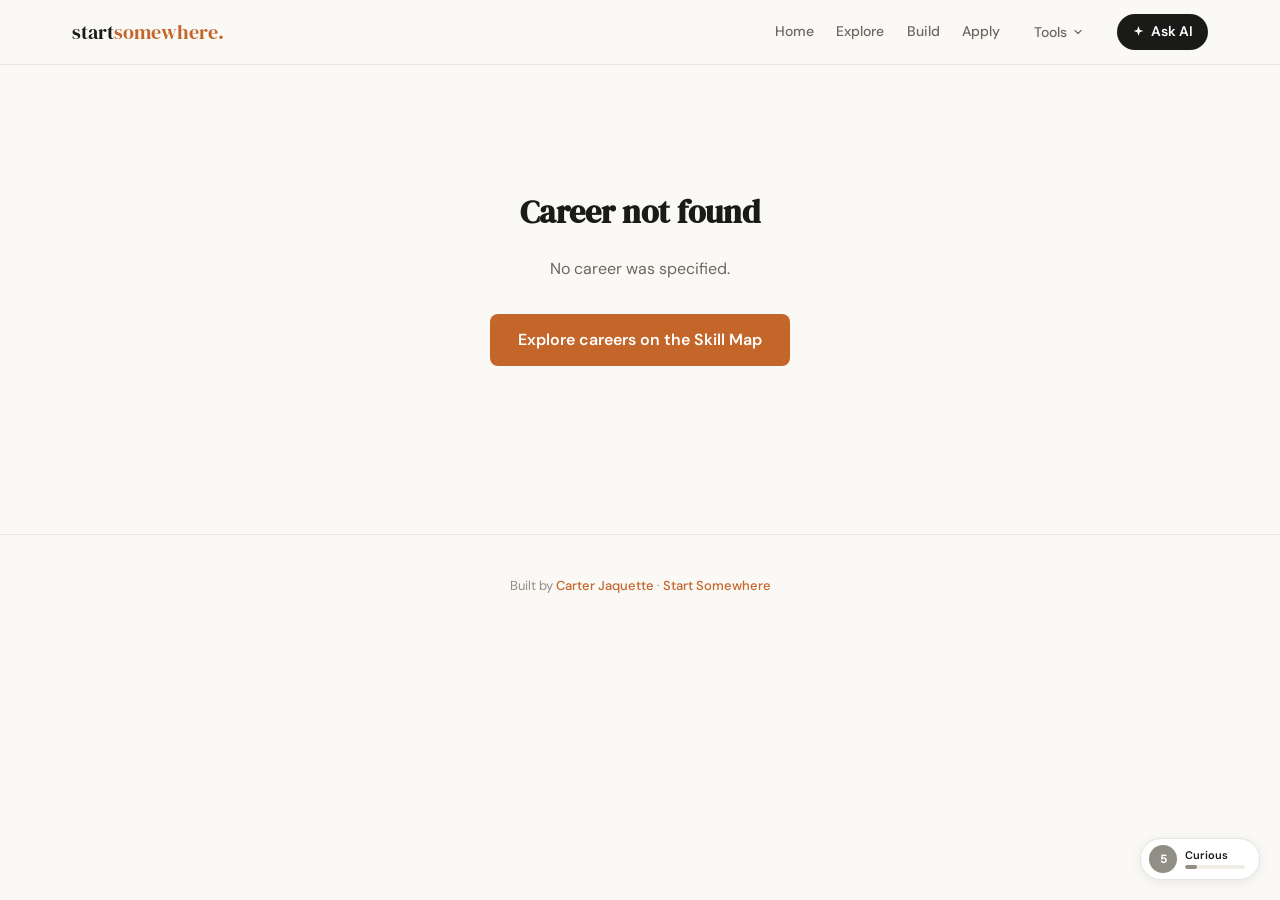
<file: career.html>
<!DOCTYPE html>
<html lang="en">
<head>
<meta charset="UTF-8">
<meta name="viewport" content="width=device-width, initial-scale=1.0">
<title>Start Somewhere | Career Page</title>
<link href="https://fonts.googleapis.com/css2?family=DM+Serif+Display:ital@0;1&family=DM+Sans:ital,wght@0,400;0,500;0,600;1,400&display=swap" rel="stylesheet">
<style>
nav { position: sticky; top: 0; z-index: 100; background: rgba(250,249,246,0.95); backdrop-filter: blur(20px); border-bottom: 1px solid rgba(0,0,0,0.08); }
.nav-inner { display: flex; align-items: center; justify-content: space-between; padding: 14px 2rem; max-width: 1200px; margin: 0 auto; }
.nav-logo { font-family: 'DM Serif Display', Georgia, serif; font-size: 20px; text-decoration: none; }
.nav-logo .s { color: #1A1A18; }
.nav-logo .sw { color: #C4652A; }
.nav-links { display: flex; gap: 1.75rem; align-items: center; }
.nav-links a { font-size: 14px; color: #6B6860; text-decoration: none; font-weight: 500; transition: color 0.2s; }
.nav-links a:hover { color: #1A1A18; }
.nav-links a.active { color: #C4652A; font-weight: 600; }

:root {
  --bg: #FAF9F6; --bg-warm: #F5F0E8; --bg-card: #FFFFFF;
  --text: #1A1A18; --text-muted: #6B6860; --text-soft: #918E85;
  --accent: #C4652A; --accent-hover: #A8521F; --accent-light: #FAECE7;
  --teal: #1D9E75; --teal-light: #E1F5EE;
  --purple: #534AB7; --purple-light: #EEEDFE;
  --border: rgba(0,0,0,0.08);
  --serif: 'DM Serif Display', Georgia, serif;
  --sans: 'DM Sans', -apple-system, sans-serif;
  --radius: 12px; --radius-sm: 8px;
}
* { margin: 0; padding: 0; box-sizing: border-box; }
body { font-family: var(--sans); background: var(--bg); color: var(--text); line-height: 1.7; }

/* HERO */
.career-hero { text-align: center; padding: 60px 2rem 24px; max-width: 780px; margin: 0 auto; }
.career-hero .eyebrow {
  font-size: 13px; font-weight: 600; text-transform: uppercase; letter-spacing: 0.12em;
  color: var(--accent); margin-bottom: 1rem; display: inline-block;
  background: var(--accent-light); padding: 4px 14px; border-radius: 20px;
}
.career-hero h1 { font-family: var(--serif); font-size: 42px; line-height: 1.15; margin-bottom: 1rem; }
.career-hero .description { font-size: 18px; color: var(--text-muted); line-height: 1.6; max-width: 620px; margin: 0 auto; }

/* QUICK STATS */
.quick-stats {
  display: flex; gap: 1.5rem; justify-content: center; margin: 2rem auto 0;
  flex-wrap: wrap; max-width: 700px;
}
.stat-pill {
  display: flex; align-items: center; gap: 8px;
  background: var(--bg-card); border: 1px solid var(--border); border-radius: 40px;
  padding: 10px 20px; font-size: 14px;
}
.stat-pill .stat-icon { font-size: 18px; }
.stat-pill .stat-label { color: var(--text-soft); }
.stat-pill .stat-value { font-weight: 600; color: var(--text); }

/* MAIN CONTENT */
.career-content { max-width: 900px; margin: 0 auto; padding: 48px 2rem 80px; }

/* SECTION CARDS */
.career-section { margin-bottom: 3rem; }
.section-header {
  display: flex; align-items: center; gap: 12px;
  margin-bottom: 1.25rem; padding-bottom: 0.75rem;
  border-bottom: 2px solid var(--accent-light);
}
.section-icon { font-size: 22px; }
.section-title {
  font-family: var(--serif); font-size: 24px; color: var(--text);
}

/* SKILLS GRID */
.skills-grid { display: flex; flex-wrap: wrap; gap: 10px; }
.skill-tag {
  display: inline-block; padding: 8px 16px; border-radius: 40px;
  font-size: 13px; font-weight: 500; text-decoration: none;
  background: var(--bg-warm); color: var(--text); border: 1px solid var(--border);
  transition: all 0.2s;
}
.skill-tag:hover { background: var(--accent-light); border-color: var(--accent); color: var(--accent); }

/* COURSE CARDS */
.course-list { display: grid; gap: 1rem; }
.course-card {
  background: var(--bg-card); border: 1px solid var(--border); border-radius: var(--radius);
  padding: 1.25rem 1.5rem; transition: all 0.25s;
}
.course-card:hover { border-color: var(--accent); box-shadow: 0 4px 16px rgba(0,0,0,0.05); }
.course-card .course-title { font-weight: 600; font-size: 16px; margin-bottom: 4px; }
.course-card .course-meta { font-size: 13px; color: var(--text-soft); margin-bottom: 10px; }
.course-card .course-link {
  display: inline-block; padding: 6px 18px; border-radius: 6px; font-size: 13px; font-weight: 600;
  background: var(--accent); color: white; text-decoration: none; transition: background 0.2s;
}
.course-card .course-link:hover { background: var(--accent-hover); }

/* BOOK CARDS */
.book-list { display: grid; grid-template-columns: repeat(auto-fill, minmax(250px, 1fr)); gap: 1rem; }
.book-card {
  background: var(--bg-card); border: 1px solid var(--border); border-radius: var(--radius);
  padding: 1.25rem; text-decoration: none; color: inherit; display: block; transition: all 0.25s;
}
.book-card:hover { border-color: var(--accent); transform: translateY(-2px); box-shadow: 0 6px 20px rgba(0,0,0,0.05); }
.book-card .book-title { font-weight: 600; font-size: 15px; margin-bottom: 2px; }
.book-card .book-author { font-size: 13px; color: var(--text-soft); }
.book-card .book-find { font-size: 12px; color: var(--accent); font-weight: 600; margin-top: 8px; }

/* COMMUNITY LINKS */
.community-list { display: grid; grid-template-columns: 1fr 1fr; gap: 1rem; }
.community-card {
  background: var(--bg-card); border: 1px solid var(--border); border-radius: var(--radius);
  padding: 1.25rem; text-decoration: none; color: inherit; display: flex; align-items: center; gap: 12px;
  transition: all 0.25s;
}
.community-card:hover { border-color: var(--accent); transform: translateY(-2px); }
.community-icon { font-size: 28px; flex-shrink: 0; }
.community-info .community-name { font-weight: 600; font-size: 14px; }
.community-info .community-type { font-size: 12px; color: var(--text-soft); }

/* OFFICIAL RESOURCES */
.official-links { display: flex; gap: 1rem; flex-wrap: wrap; }
.official-link {
  display: inline-flex; align-items: center; gap: 8px;
  padding: 12px 24px; border-radius: var(--radius-sm);
  background: var(--bg-card); border: 1px solid var(--border);
  text-decoration: none; color: var(--text); font-size: 14px; font-weight: 500;
  transition: all 0.2s;
}
.official-link:hover { border-color: var(--accent); color: var(--accent); }

/* BACK LINK */
.back-link-wrap { text-align: center; padding: 0 2rem 60px; }
.back-link {
  display: inline-flex; align-items: center; gap: 8px;
  font-size: 15px; color: var(--accent); text-decoration: none; font-weight: 600;
  transition: opacity 0.2s;
}
.back-link:hover { opacity: 0.8; }

/* NOT FOUND STATE */
.not-found { text-align: center; padding: 120px 2rem; }
.not-found h2 { font-family: var(--serif); font-size: 32px; margin-bottom: 1rem; }
.not-found p { font-size: 16px; color: var(--text-muted); margin-bottom: 2rem; }
.not-found a {
  display: inline-block; padding: 12px 28px; background: var(--accent); color: white;
  text-decoration: none; border-radius: var(--radius-sm); font-weight: 600;
  transition: background 0.2s;
}
.not-found a:hover { background: var(--accent-hover); }

/* RESPONSIVE */
@media (max-width: 768px) {
  .nav-links { display: none; }
  .career-hero h1 { font-size: 30px; }
  .quick-stats { flex-direction: column; align-items: center; }
  .community-list { grid-template-columns: 1fr; }
  .book-list { grid-template-columns: 1fr; }
  .official-links { flex-direction: column; }
}
@media (max-width: 480px) {
  .career-hero { padding: 40px 1.25rem 20px; }
  .career-content { padding: 32px 1.25rem 60px; }
}

/* TRAJECTORY TIMELINE */
.trajectory-timeline { position: relative; padding-left: 32px; }
.trajectory-timeline::before {
  content: ''; position: absolute; left: 11px; top: 12px; bottom: 12px;
  width: 3px; background: linear-gradient(to bottom, var(--accent-light), var(--accent), var(--teal));
  border-radius: 3px;
}
.trajectory-stage {
  position: relative; margin-bottom: 2rem; padding: 1.25rem 1.5rem;
  background: var(--bg-card); border: 1px solid var(--border); border-radius: var(--radius);
  transition: all 0.25s;
}
.trajectory-stage:last-child { margin-bottom: 0; }
.trajectory-stage:hover { border-color: var(--accent); box-shadow: 0 4px 16px rgba(0,0,0,0.05); }
.trajectory-stage::before {
  content: ''; position: absolute; left: -27px; top: 1.5rem;
  width: 13px; height: 13px; border-radius: 50%;
  background: var(--accent); border: 3px solid var(--bg);
  box-shadow: 0 0 0 2px var(--accent);
}
.trajectory-stage:first-child::before { background: var(--accent-light); box-shadow: 0 0 0 2px var(--accent); }
.trajectory-stage:last-child::before { background: var(--teal); box-shadow: 0 0 0 2px var(--teal); }
.trajectory-header { display: flex; align-items: center; gap: 12px; margin-bottom: 8px; flex-wrap: wrap; }
.trajectory-badge {
  font-size: 11px; font-weight: 700; text-transform: uppercase; letter-spacing: 0.08em;
  padding: 3px 10px; border-radius: 20px;
}
.trajectory-stage:first-child .trajectory-badge { background: var(--accent-light); color: var(--accent); }
.trajectory-stage:nth-child(2) .trajectory-badge { background: var(--purple-light); color: var(--purple); }
.trajectory-stage:last-child .trajectory-badge { background: var(--teal-light); color: var(--teal); }
.trajectory-title { font-weight: 600; font-size: 17px; }
.trajectory-meta { display: flex; gap: 1.5rem; margin-bottom: 8px; flex-wrap: wrap; }
.trajectory-meta span { font-size: 13px; color: var(--text-soft); display: flex; align-items: center; gap: 4px; }
.trajectory-focus { font-size: 14px; color: var(--text-muted); line-height: 1.5; }

/* MOBILE HAMBURGER NAV */
.nav-hamburger {
  display: none; align-items: center; justify-content: center;
  width: 36px; height: 36px; cursor: pointer; border: none;
  background: transparent; padding: 0; flex-direction: column; gap: 5px;
}
.nav-hamburger span {
  display: block; width: 20px; height: 2px; background: #1A1A18;
  transition: all 0.3s; border-radius: 1px;
}
.nav-hamburger.open span:nth-child(1) { transform: translateY(7px) rotate(45deg); }
.nav-hamburger.open span:nth-child(2) { opacity: 0; }
.nav-hamburger.open span:nth-child(3) { transform: translateY(-7px) rotate(-45deg); }
.mobile-menu {
  display: none; position: fixed; top: 53px; left: 0; right: 0; bottom: 0;
  background: rgba(250,249,246,0.98); backdrop-filter: blur(20px);
  z-index: 99; padding: 2rem 1.5rem; overflow-y: auto;
}
.mobile-menu.open { display: flex; flex-direction: column; gap: 0; }
.mobile-menu a {
  display: block; padding: 14px 0; font-size: 16px; color: #6B6860;
  text-decoration: none; font-weight: 500; border-bottom: 1px solid rgba(0,0,0,0.08);
  transition: color 0.2s;
}
.mobile-menu a:hover, .mobile-menu a.active { color: #C4652A; }
@media (max-width: 768px) { .nav-hamburger { display: flex; } .nav-links { display: none !important; } }
</style>
<link rel="stylesheet" href="ss-theme.css">
<script src="ss-ui.js" defer></script>
</head>
<body>

<nav>
  <div class="nav-inner">
    <a href="start-somewhere.html" class="nav-logo"><span class="s">start</span><span class="sw">somewhere.</span></a>
    <button class="nav-hamburger" id="navHamburger" onclick="toggleMobileMenu()"><span></span><span></span><span></span></button>
    <div class="nav-links">
      <a href="start-somewhere.html">Home</a>
      <a href="explore.html">Explore</a>
      <a href="build.html">Build</a>
      <a href="apply.html">Apply</a>
      <div class="nav-tools">
        <button class="nav-tools-btn" type="button" aria-haspopup="true" aria-expanded="false">Tools <svg class="chev" width="12" height="12" viewBox="0 0 24 24" fill="none" stroke="currentColor" stroke-width="2.2" stroke-linecap="round" stroke-linejoin="round"><path d="M6 9l6 6 6-6"/></svg></button>
        <div class="nav-tools-menu" role="menu">
          <a href="skill-explorer-production.html" role="menuitem"><svg width="16" height="16" viewBox="0 0 24 24" fill="none" stroke="currentColor" stroke-width="1.5" stroke-linecap="round" stroke-linejoin="round"><circle cx="11" cy="11" r="7"/><path d="M21 21l-4.3-4.3"/></svg>Skill Explorer</a>
          <a href="job-analyzer.html" role="menuitem"><svg width="16" height="16" viewBox="0 0 24 24" fill="none" stroke="currentColor" stroke-width="1.5" stroke-linecap="round" stroke-linejoin="round"><path d="M14 2H6a2 2 0 0 0-2 2v16a2 2 0 0 0 2 2h12a2 2 0 0 0 2-2V8z"/><path d="M14 2v6h6"/><path d="M9 13h6M9 17h4"/></svg>Job Analyzer</a>
          <a href="skill-roulette.html" role="menuitem"><svg width="16" height="16" viewBox="0 0 24 24" fill="none" stroke="currentColor" stroke-width="1.5" stroke-linecap="round" stroke-linejoin="round"><path d="M16 3h5v5"/><path d="M4 20L21 3"/><path d="M21 16v5h-5"/><path d="M15 15l6 6"/><path d="M4 4l5 5"/></svg>Skill Roulette</a>
          <a href="skill-sprints.html" role="menuitem"><svg width="16" height="16" viewBox="0 0 24 24" fill="none" stroke="currentColor" stroke-width="1.5" stroke-linecap="round" stroke-linejoin="round"><circle cx="12" cy="13" r="8"/><path d="M12 9v4l2.5 2.5"/><path d="M9 2h6"/></svg>Skill Sprints</a>
          <a href="skill-map.html" role="menuitem"><svg width="16" height="16" viewBox="0 0 24 24" fill="none" stroke="currentColor" stroke-width="1.5" stroke-linecap="round" stroke-linejoin="round"><circle cx="5" cy="6" r="2.2"/><circle cx="19" cy="6" r="2.2"/><circle cx="12" cy="18" r="2.2"/><path d="M7 7.4L10.4 16M17 7.4L13.6 16M7.2 6h9.6"/></svg>Skill Map</a>
        </div>
      </div>
      <a href="ask.html" class="nav-cta"><svg width="13" height="13" viewBox="0 0 24 24" fill="currentColor"><path d="M12 2l1.9 5.7a2 2 0 0 0 1.3 1.3L21 11l-5.8 2a2 2 0 0 0-1.3 1.3L12 20l-1.9-5.7a2 2 0 0 0-1.3-1.3L3 11l5.8-2a2 2 0 0 0 1.3-1.3z"/></svg>Ask AI</a>
    </div>
  </div>
</nav>
<div class="mobile-menu" id="mobileMenu">
  <a href="start-somewhere.html">Home</a>
  <a href="explore.html">Explore</a>
  <a href="build.html">Build</a>
  <a href="apply.html">Apply</a>
  <a href="skill-explorer-production.html">Skill Explorer</a>
  <a href="job-analyzer.html">Job Analyzer</a>
  <a href="ask.html">Ask AI</a>  <a href="skill-roulette.html">Skill Roulette</a>
  <a href="skill-sprints.html">Skill Sprints</a>
  <a href="skill-map.html">Skill Map</a>
</div>

<div id="career-page"></div>

<script>
var CAREER_DATA = 
{
  "Accountants and Auditors": {
    "description": "Examine financial statements, ensure accuracy, and advise on tax strategies and business finances.",
    "category": "finance",
    "salary": "$60,000 - $110,000",
    "education": "Bachelor's degree",
    "skills": [
      "Active Listening",
      "Administration and Management",
      "Critical Thinking",
      "Customer and Personal Service",
      "Economics and Accounting",
      "English Language",
      "Mathematics",
      "Reading Comprehension"
    ],
    "courses": [
      {
        "title": "Introduction to Accountants and Auditors",
        "provider": "Coursera",
        "url": "https://www.coursera.org/search?query=Accountants+and+Auditors",
        "duration": "4-6 weeks"
      },
      {
        "title": "Financial Analysis",
        "provider": "Coursera",
        "url": "https://www.coursera.org/search?query=Accountants+and+Auditors+financial+analysis",
        "duration": "5 weeks"
      },
      {
        "title": "Excel for Finance",
        "provider": "Coursera",
        "url": "https://www.coursera.org/search?query=excel+finance+professionals",
        "duration": "4 weeks"
      },
      {
        "title": "Corporate Finance",
        "provider": "edX",
        "url": "https://www.edx.org/search?q=corporate+finance",
        "duration": "8 weeks"
      }
    ],
    "books": [
      {
        "title": "Accounting Made Simple",
        "author": "Mike Piper",
        "url": "https://www.google.com/search?q=Accounting+Made+Simple+Mike+Piper+book"
      },
      {
        "title": "Financial Shenanigans",
        "author": "Howard Schilit",
        "url": "https://www.google.com/search?q=Financial+Shenanigans+Howard+Schilit+book"
      },
      {
        "title": "The Accounting Game",
        "author": "Darrell Mullis",
        "url": "https://www.google.com/search?q=The+Accounting+Game+Darrell+Mullis+book"
      }
    ],
    "communities": [
      {
        "name": "r/Accounting",
        "url": "https://www.reddit.com/r/Accounting/",
        "type": "Reddit"
      },
      {
        "name": "YouTube: Accountants and Auditors career guide",
        "url": "https://www.youtube.com/results?search_query=Accountants+and+Auditors+career+day+in+the+life",
        "type": "YouTube"
      }
    ],
    "bls_url": "https://www.bls.gov/ooh/home.htm",
    "onet_url": "https://www.onetonline.org/find/result?s=Accountants+and+Auditors",
    "trajectory": {
      "levels": [
        {
          "stage": "Entry Level",
          "title": "Junior Accountant",
          "timeline": "0-3 years",
          "salary": "$39,000 - $51,000",
          "focus": "Financial modeling, data gathering, supporting senior analysts"
        },
        {
          "stage": "Mid Level",
          "title": "Senior Accountant",
          "timeline": "3-8 years",
          "salary": "$60,000 - $110,000",
          "focus": "Leading analysis, client relationships, strategic recommendations"
        },
        {
          "stage": "Senior Level",
          "title": "Accounting Manager / Controller",
          "timeline": "8+ years",
          "salary": "$126,499 - $159,500",
          "focus": "Portfolio strategy, business development, organizational leadership"
        }
      ]
    }
  },
  "Actors": {
    "description": "Interpret and portray characters in theater, film, television, and other performing arts.",
    "category": "creative",
    "salary": "$50,000 - $100,000",
    "education": "Bachelor's degree",
    "skills": [
      "Communications and Media",
      "Computers and Electronics",
      "Design",
      "English Language",
      "Fine Arts",
      "Reading Comprehension",
      "Sales and Marketing",
      "Telecommunications"
    ],
    "courses": [
      {
        "title": "Introduction to Actors",
        "provider": "Coursera",
        "url": "https://www.coursera.org/search?query=Actors",
        "duration": "4-6 weeks"
      },
      {
        "title": "Professional Actors",
        "provider": "Skillshare",
        "url": "https://www.skillshare.com/en/search?query=Actors",
        "duration": "2-4 hours"
      },
      {
        "title": "Portfolio Development",
        "provider": "Coursera",
        "url": "https://www.coursera.org/search?query=Actors+portfolio",
        "duration": "4 weeks"
      },
      {
        "title": "Creative Career Building",
        "provider": "LinkedIn Learning",
        "url": "https://www.linkedin.com/learning/search?keywords=Actors",
        "duration": "3 weeks"
      }
    ],
    "books": [
      {
        "title": "An Actor Prepares",
        "author": "Constantin Stanislavski",
        "url": "https://www.google.com/search?q=An+Actor+Prepares+Constantin+Stanislavski+book"
      },
      {
        "title": "Audition",
        "author": "Michael Shurtleff",
        "url": "https://www.google.com/search?q=Audition+Michael+Shurtleff+book"
      },
      {
        "title": "Respect for Acting",
        "author": "Uta Hagen",
        "url": "https://www.google.com/search?q=Respect+for+Acting+Uta+Hagen+book"
      }
    ],
    "communities": [
      {
        "name": "r/acting",
        "url": "https://www.reddit.com/r/acting/",
        "type": "Reddit"
      },
      {
        "name": "YouTube: Actors career guide",
        "url": "https://www.youtube.com/results?search_query=Actors+career+day+in+the+life",
        "type": "YouTube"
      }
    ],
    "bls_url": "https://www.bls.gov/ooh/home.htm",
    "onet_url": "https://www.onetonline.org/find/result?s=Actors",
    "trajectory": {
      "levels": [
        {
          "stage": "Entry Level",
          "title": "Background / Ensemble Actor",
          "timeline": "0-2 years",
          "salary": "$32,500 - $42,500",
          "focus": "Building your portfolio, learning tools, taking on small projects"
        },
        {
          "stage": "Mid Level",
          "title": "Working Actor",
          "timeline": "2-6 years",
          "salary": "$50,000 - $100,000",
          "focus": "Leading projects, developing your style, client management"
        },
        {
          "stage": "Senior Level",
          "title": "Lead Actor / Director",
          "timeline": "6+ years",
          "salary": "$114,999 - $145,000",
          "focus": "Creative vision, team building, brand strategy, industry influence"
        }
      ]
    }
  },
  "Acute Care Nurses": {
    "description": "Provide critical care to patients with acute illnesses or injuries in hospital settings.",
    "category": "healthcare",
    "salary": "$60,000 - $110,000",
    "education": "Bachelor's degree",
    "skills": [
      "Biology",
      "Customer and Personal Service",
      "Education and Training",
      "Medicine and Dentistry",
      "Monitoring",
      "Psychology",
      "Social Perceptiveness",
      "Therapy and Counseling"
    ],
    "courses": [
      {
        "title": "Introduction to Acute Care Nurses",
        "provider": "Coursera",
        "url": "https://www.coursera.org/search?query=Acute+Care+Nurses",
        "duration": "4-6 weeks"
      },
      {
        "title": "Healthcare Foundations",
        "provider": "Coursera",
        "url": "https://www.coursera.org/search?query=Acute+Care+Nurses+certification",
        "duration": "6 weeks"
      },
      {
        "title": "Patient Care and Communication",
        "provider": "Coursera",
        "url": "https://www.coursera.org/search?query=healthcare+communication",
        "duration": "4 weeks"
      },
      {
        "title": "Medical Terminology",
        "provider": "Coursera",
        "url": "https://www.coursera.org/search?query=medical+terminology",
        "duration": "4 weeks"
      }
    ],
    "books": [
      {
        "title": "Being Mortal",
        "author": "Atul Gawande",
        "url": "https://www.google.com/search?q=Being+Mortal+Atul+Gawande+book"
      },
      {
        "title": "The House of God",
        "author": "Samuel Shem",
        "url": "https://www.google.com/search?q=The+House+of+God+Samuel+Shem+book"
      },
      {
        "title": "When Breath Becomes Air",
        "author": "Paul Kalanithi",
        "url": "https://www.google.com/search?q=When+Breath+Becomes+Air+Paul+Kalanithi+book"
      }
    ],
    "communities": [
      {
        "name": "r/nursing",
        "url": "https://www.reddit.com/r/nursing/",
        "type": "Reddit"
      },
      {
        "name": "YouTube: Acute Care Nurses career guide",
        "url": "https://www.youtube.com/results?search_query=Acute+Care+Nurses+career+day+in+the+life",
        "type": "YouTube"
      }
    ],
    "bls_url": "https://www.bls.gov/ooh/home.htm",
    "onet_url": "https://www.onetonline.org/find/result?s=Acute+Care+Nurses",
    "trajectory": {
      "levels": [
        {
          "stage": "Entry Level",
          "title": "Staff Nurse",
          "timeline": "0-3 years",
          "salary": "$39,000 - $51,000",
          "focus": "Clinical rotations, building patient skills, certifications"
        },
        {
          "stage": "Mid Level",
          "title": "Charge Nurse / Clinical Specialist",
          "timeline": "4-10 years",
          "salary": "$60,000 - $110,000",
          "focus": "Specialized patient care, training staff, quality improvement"
        },
        {
          "stage": "Senior Level",
          "title": "Nurse Manager / Director of Nursing",
          "timeline": "10+ years",
          "salary": "$126,499 - $159,500",
          "focus": "Department strategy, policy development, training programs"
        }
      ]
    }
  },
  "Administrative Law Judges, Adjudicators, and Hearing Officers": {
    "description": "Conduct hearings and make decisions on government-related cases and disputes.",
    "category": "business",
    "salary": "$50,000 - $100,000",
    "education": "Bachelor's degree",
    "skills": [
      "Active Listening",
      "Administrative",
      "Critical Thinking",
      "English Language",
      "Law and Government",
      "Negotiation",
      "Personnel and Human Resources",
      "Reading Comprehension",
      "Writing"
    ],
    "courses": [
      {
        "title": "Introduction to Administrative Law Judges",
        "provider": "Coursera",
        "url": "https://www.coursera.org/search?query=Administrative+Law+Judges%2C+Adjudicators%2C+and+Hearing+Officers",
        "duration": "4-6 weeks"
      },
      {
        "title": "Business Strategy",
        "provider": "Coursera",
        "url": "https://www.coursera.org/search?query=Administrative+Law+Judges%2C+Adjudicators%2C+and+Hearing+Officers+business+strategy",
        "duration": "4 weeks"
      },
      {
        "title": "Leadership and Management",
        "provider": "Coursera",
        "url": "https://www.coursera.org/search?query=leadership+management+skills",
        "duration": "5 weeks"
      },
      {
        "title": "Data-Driven Decision Making",
        "provider": "Coursera",
        "url": "https://www.coursera.org/search?query=data+driven+decision+making",
        "duration": "4 weeks"
      }
    ],
    "books": [
      {
        "title": "Good to Great",
        "author": "Jim Collins",
        "url": "https://www.google.com/search?q=Good+to+Great+Jim+Collins+book"
      },
      {
        "title": "Thinking, Fast and Slow",
        "author": "Daniel Kahneman",
        "url": "https://www.google.com/search?q=Thinking%2C+Fast+and+Slow+Daniel+Kahneman+book"
      },
      {
        "title": "The Lean Startup",
        "author": "Eric Ries",
        "url": "https://www.google.com/search?q=The+Lean+Startup+Eric+Ries+book"
      }
    ],
    "communities": [
      {
        "name": "r/careerguidance",
        "url": "https://www.reddit.com/r/careerguidance/",
        "type": "Reddit"
      },
      {
        "name": "YouTube: Administrative Law Judges career guide",
        "url": "https://www.youtube.com/results?search_query=Administrative+Law+Judges+career+day+in+the+life",
        "type": "YouTube"
      }
    ],
    "bls_url": "https://www.bls.gov/ooh/home.htm",
    "onet_url": "https://www.onetonline.org/find/result?s=Administrative+Law+Judges%2C+Adjudicators%2C+and+Hearing+Officers",
    "trajectory": {
      "levels": [
        {
          "stage": "Entry Level",
          "title": "Legal Clerk / Paralegal",
          "timeline": "0-3 years",
          "salary": "$32,500 - $42,500",
          "focus": "Building foundational skills, learning from mentors, taking on first projects"
        },
        {
          "stage": "Mid Level",
          "title": "Hearing Officer",
          "timeline": "3-8 years",
          "salary": "$50,000 - $100,000",
          "focus": "Leading projects, mentoring others, deepening expertise"
        },
        {
          "stage": "Senior Level",
          "title": "Administrative Law Judge",
          "timeline": "8+ years",
          "salary": "$114,999 - $145,000",
          "focus": "Strategic leadership, mentoring the next generation, shaping the field"
        }
      ]
    }
  },
  "Administrative Services Managers": {
    "description": "Plan, direct, and coordinate supportive services of an organization.",
    "category": "business",
    "salary": "$80,000 - $150,000",
    "education": "Bachelor's degree",
    "skills": [
      "Administration and Management",
      "Customer and Personal Service",
      "English Language",
      "Law and Government",
      "Management of Personnel Resources",
      "Personnel and Human Resources",
      "Reading Comprehension",
      "Time Management"
    ],
    "courses": [
      {
        "title": "Introduction to Administrative Services Managers",
        "provider": "Coursera",
        "url": "https://www.coursera.org/search?query=Administrative+Services+Managers",
        "duration": "4-6 weeks"
      },
      {
        "title": "Business Strategy",
        "provider": "Coursera",
        "url": "https://www.coursera.org/search?query=Administrative+Services+Managers+business+strategy",
        "duration": "4 weeks"
      },
      {
        "title": "Leadership and Management",
        "provider": "Coursera",
        "url": "https://www.coursera.org/search?query=leadership+management+skills",
        "duration": "5 weeks"
      },
      {
        "title": "Data-Driven Decision Making",
        "provider": "Coursera",
        "url": "https://www.coursera.org/search?query=data+driven+decision+making",
        "duration": "4 weeks"
      }
    ],
    "books": [
      {
        "title": "Good to Great",
        "author": "Jim Collins",
        "url": "https://www.google.com/search?q=Good+to+Great+Jim+Collins+book"
      },
      {
        "title": "Thinking, Fast and Slow",
        "author": "Daniel Kahneman",
        "url": "https://www.google.com/search?q=Thinking%2C+Fast+and+Slow+Daniel+Kahneman+book"
      },
      {
        "title": "The Lean Startup",
        "author": "Eric Ries",
        "url": "https://www.google.com/search?q=The+Lean+Startup+Eric+Ries+book"
      }
    ],
    "communities": [
      {
        "name": "r/management",
        "url": "https://www.reddit.com/r/management/",
        "type": "Reddit"
      },
      {
        "name": "YouTube: Administrative Services Managers career guide",
        "url": "https://www.youtube.com/results?search_query=Administrative+Services+Managers+career+day+in+the+life",
        "type": "YouTube"
      }
    ],
    "bls_url": "https://www.bls.gov/ooh/home.htm",
    "onet_url": "https://www.onetonline.org/find/result?s=Administrative+Services+Managers",
    "trajectory": {
      "levels": [
        {
          "stage": "Entry Level",
          "title": "Office Coordinator",
          "timeline": "0-3 years",
          "salary": "$52,000 - $68,000",
          "focus": "Building foundational skills, learning from mentors, taking on first projects"
        },
        {
          "stage": "Mid Level",
          "title": "Office Manager",
          "timeline": "3-8 years",
          "salary": "$80,000 - $150,000",
          "focus": "Leading projects, mentoring others, deepening expertise"
        },
        {
          "stage": "Senior Level",
          "title": "Director of Administration",
          "timeline": "8+ years",
          "salary": "$172,500 - $217,500",
          "focus": "Strategic leadership, mentoring the next generation, shaping the field"
        }
      ]
    }
  },
  "Advanced Practice Psychiatric Nurses": {
    "description": "Provide advanced mental health care including therapy and medication management.",
    "category": "healthcare",
    "salary": "$60,000 - $110,000",
    "education": "Bachelor's degree",
    "skills": [
      "Biology",
      "Customer and Personal Service",
      "Education and Training",
      "Medicine and Dentistry",
      "Monitoring",
      "Psychology",
      "Social Perceptiveness",
      "Therapy and Counseling"
    ],
    "courses": [
      {
        "title": "Introduction to Advanced Practice Psychiatric Nurses",
        "provider": "Coursera",
        "url": "https://www.coursera.org/search?query=Advanced+Practice+Psychiatric+Nurses",
        "duration": "4-6 weeks"
      },
      {
        "title": "Healthcare Foundations",
        "provider": "Coursera",
        "url": "https://www.coursera.org/search?query=Advanced+Practice+Psychiatric+Nurses+certification",
        "duration": "6 weeks"
      },
      {
        "title": "Patient Care and Communication",
        "provider": "Coursera",
        "url": "https://www.coursera.org/search?query=healthcare+communication",
        "duration": "4 weeks"
      },
      {
        "title": "Medical Terminology",
        "provider": "Coursera",
        "url": "https://www.coursera.org/search?query=medical+terminology",
        "duration": "4 weeks"
      }
    ],
    "books": [
      {
        "title": "Being Mortal",
        "author": "Atul Gawande",
        "url": "https://www.google.com/search?q=Being+Mortal+Atul+Gawande+book"
      },
      {
        "title": "The House of God",
        "author": "Samuel Shem",
        "url": "https://www.google.com/search?q=The+House+of+God+Samuel+Shem+book"
      },
      {
        "title": "When Breath Becomes Air",
        "author": "Paul Kalanithi",
        "url": "https://www.google.com/search?q=When+Breath+Becomes+Air+Paul+Kalanithi+book"
      }
    ],
    "communities": [
      {
        "name": "r/nursing",
        "url": "https://www.reddit.com/r/nursing/",
        "type": "Reddit"
      },
      {
        "name": "YouTube: Advanced Practice Psychiatric Nurses career guide",
        "url": "https://www.youtube.com/results?search_query=Advanced+Practice+Psychiatric+Nurses+career+day+in+the+life",
        "type": "YouTube"
      }
    ],
    "bls_url": "https://www.bls.gov/ooh/home.htm",
    "onet_url": "https://www.onetonline.org/find/result?s=Advanced+Practice+Psychiatric+Nurses",
    "trajectory": {
      "levels": [
        {
          "stage": "Entry Level",
          "title": "Junior Advanced",
          "timeline": "0-3 years",
          "salary": "$39,000 - $51,000",
          "focus": "Clinical rotations, building patient skills, certifications"
        },
        {
          "stage": "Mid Level",
          "title": "Advanced Practice Psychiatric Nurses",
          "timeline": "4-10 years",
          "salary": "$60,000 - $110,000",
          "focus": "Specialized patient care, training staff, quality improvement"
        },
        {
          "stage": "Senior Level",
          "title": "Senior Advanced / Director",
          "timeline": "10+ years",
          "salary": "$126,499 - $159,500",
          "focus": "Department strategy, policy development, training programs"
        }
      ]
    }
  },
  "Advertising and Promotions Managers": {
    "description": "Plan and direct advertising campaigns and promotional strategies for products and services.",
    "category": "business",
    "salary": "$80,000 - $150,000",
    "education": "Bachelor's degree",
    "skills": [
      "Administration and Management",
      "Communications and Media",
      "Computers and Electronics",
      "Design",
      "English Language",
      "Fine Arts",
      "Management of Personnel Resources",
      "Mathematics",
      "Negotiation",
      "Reading Comprehension",
      "Sales and Marketing",
      "Writing"
    ],
    "courses": [
      {
        "title": "Introduction to Advertising and Promotions Managers",
        "provider": "Coursera",
        "url": "https://www.coursera.org/search?query=Advertising+and+Promotions+Managers",
        "duration": "4-6 weeks"
      },
      {
        "title": "Business Strategy",
        "provider": "Coursera",
        "url": "https://www.coursera.org/search?query=Advertising+and+Promotions+Managers+business+strategy",
        "duration": "4 weeks"
      },
      {
        "title": "Leadership and Management",
        "provider": "Coursera",
        "url": "https://www.coursera.org/search?query=leadership+management+skills",
        "duration": "5 weeks"
      },
      {
        "title": "Data-Driven Decision Making",
        "provider": "Coursera",
        "url": "https://www.coursera.org/search?query=data+driven+decision+making",
        "duration": "4 weeks"
      }
    ],
    "books": [
      {
        "title": "Ogilvy on Advertising",
        "author": "David Ogilvy",
        "url": "https://www.google.com/search?q=Ogilvy+on+Advertising+David+Ogilvy+book"
      },
      {
        "title": "Made to Stick",
        "author": "Chip & Dan Heath",
        "url": "https://www.google.com/search?q=Made+to+Stick+Chip+%26+Dan+Heath+book"
      },
      {
        "title": "Building a StoryBrand",
        "author": "Donald Miller",
        "url": "https://www.google.com/search?q=Building+a+StoryBrand+Donald+Miller+book"
      }
    ],
    "communities": [
      {
        "name": "r/management",
        "url": "https://www.reddit.com/r/management/",
        "type": "Reddit"
      },
      {
        "name": "YouTube: Advertising and Promotions Managers career guide",
        "url": "https://www.youtube.com/results?search_query=Advertising+and+Promotions+Managers+career+day+in+the+life",
        "type": "YouTube"
      }
    ],
    "bls_url": "https://www.bls.gov/ooh/home.htm",
    "onet_url": "https://www.onetonline.org/find/result?s=Advertising+and+Promotions+Managers",
    "trajectory": {
      "levels": [
        {
          "stage": "Entry Level",
          "title": "Marketing Coordinator",
          "timeline": "0-3 years",
          "salary": "$52,000 - $68,000",
          "focus": "Building foundational skills, learning from mentors, taking on first projects"
        },
        {
          "stage": "Mid Level",
          "title": "Advertising Manager",
          "timeline": "3-8 years",
          "salary": "$80,000 - $150,000",
          "focus": "Leading projects, mentoring others, deepening expertise"
        },
        {
          "stage": "Senior Level",
          "title": "VP of Marketing",
          "timeline": "8+ years",
          "salary": "$172,500 - $217,500",
          "focus": "Strategic leadership, mentoring the next generation, shaping the field"
        }
      ]
    }
  },
  "Aerospace Engineers": {
    "description": "Design aircraft, spacecraft, satellites, and missiles, and test prototypes.",
    "category": "engineering",
    "salary": "$80,000 - $150,000",
    "education": "Bachelor's degree",
    "skills": [
      "Computers and Electronics",
      "Design",
      "Engineering and Technology",
      "Mechanical",
      "Physics",
      "Production and Processing",
      "Science",
      "Transportation"
    ],
    "courses": [
      {
        "title": "Introduction to Aerospace Engineers",
        "provider": "Coursera",
        "url": "https://www.coursera.org/search?query=Aerospace+Engineers",
        "duration": "4-6 weeks"
      },
      {
        "title": "Engineering Project Management",
        "provider": "Coursera",
        "url": "https://www.coursera.org/search?query=Aerospace+Engineers+fundamentals",
        "duration": "5 weeks"
      },
      {
        "title": "Technical Communication",
        "provider": "Coursera",
        "url": "https://www.coursera.org/search?query=technical+writing+engineering",
        "duration": "4 weeks"
      },
      {
        "title": "Advanced Aerospace Engineers",
        "provider": "edX",
        "url": "https://www.edx.org/search?q=Aerospace+Engineers",
        "duration": "8 weeks"
      }
    ],
    "books": [
      {
        "title": "Skunk Works",
        "author": "Ben Rich",
        "url": "https://www.google.com/search?q=Skunk+Works+Ben+Rich+book"
      },
      {
        "title": "Introduction to Flight",
        "author": "John D. Anderson",
        "url": "https://www.google.com/search?q=Introduction+to+Flight+John+D.+Anderson+book"
      },
      {
        "title": "Structures: Or Why Things Don't Fall Down",
        "author": "J.E. Gordon",
        "url": "https://www.google.com/search?q=Structures%3A+Or+Why+Things+Don%27t+Fall+Down+J.E.+Gordon+book"
      }
    ],
    "communities": [
      {
        "name": "r/engineering",
        "url": "https://www.reddit.com/r/engineering/",
        "type": "Reddit"
      },
      {
        "name": "YouTube: Aerospace Engineers career guide",
        "url": "https://www.youtube.com/results?search_query=Aerospace+Engineers+career+day+in+the+life",
        "type": "YouTube"
      }
    ],
    "bls_url": "https://www.bls.gov/ooh/home.htm",
    "onet_url": "https://www.onetonline.org/find/result?s=Aerospace+Engineers",
    "trajectory": {
      "levels": [
        {
          "stage": "Entry Level",
          "title": "Junior Aerospace",
          "timeline": "0-3 years",
          "salary": "$52,000 - $68,000",
          "focus": "Technical fundamentals, CAD work, assisting senior engineers"
        },
        {
          "stage": "Mid Level",
          "title": "Aerospace Engineers",
          "timeline": "3-8 years",
          "salary": "$80,000 - $150,000",
          "focus": "Project leadership, cross-team collaboration, technical decisions"
        },
        {
          "stage": "Senior Level",
          "title": "Senior Aerospace / Director",
          "timeline": "8+ years",
          "salary": "$172,500 - $217,500",
          "focus": "Technical strategy, department building, innovation leadership"
        }
      ]
    }
  },
  "Agricultural Sciences Teachers, Postsecondary": {
    "description": "Teach courses in agricultural sciences at colleges and universities.",
    "category": "education",
    "salary": "$55,000 - $120,000",
    "education": "Master's or doctoral degree",
    "skills": [
      "Administration and Management",
      "Biology",
      "Chemistry",
      "Education and Training",
      "Food Production",
      "Mathematics",
      "Production and Processing",
      "Science"
    ],
    "courses": [
      {
        "title": "Introduction to Agricultural Sciences Teachers",
        "provider": "Coursera",
        "url": "https://www.coursera.org/search?query=Agricultural+Sciences+Teachers",
        "duration": "4-6 weeks"
      },
      {
        "title": "Foundations of Teaching",
        "provider": "Coursera",
        "url": "https://www.coursera.org/search?query=foundations+of+teaching",
        "duration": "7 months"
      },
      {
        "title": "Curriculum Design",
        "provider": "Coursera",
        "url": "https://www.coursera.org/search?query=curriculum+design+higher+education",
        "duration": "5 weeks"
      },
      {
        "title": "Educational Technology",
        "provider": "edX",
        "url": "https://www.edx.org/search?q=educational+technology",
        "duration": "6 weeks"
      }
    ],
    "books": [
      {
        "title": "Teach Like a Champion",
        "author": "Doug Lemov",
        "url": "https://www.google.com/search?q=Teach+Like+a+Champion+Doug+Lemov+book"
      },
      {
        "title": "Make It Stick",
        "author": "Peter Brown",
        "url": "https://www.google.com/search?q=Make+It+Stick+Peter+Brown+book"
      },
      {
        "title": "Mindset",
        "author": "Carol Dweck",
        "url": "https://www.google.com/search?q=Mindset+Carol+Dweck+book"
      }
    ],
    "communities": [
      {
        "name": "r/Teachers",
        "url": "https://www.reddit.com/r/Teachers/",
        "type": "Reddit"
      },
      {
        "name": "YouTube: Agricultural Sciences Teachers career guide",
        "url": "https://www.youtube.com/results?search_query=Agricultural+Sciences+Teachers+career+day+in+the+life",
        "type": "YouTube"
      }
    ],
    "bls_url": "https://www.bls.gov/ooh/home.htm",
    "onet_url": "https://www.onetonline.org/find/result?s=Agricultural+Sciences+Teachers%2C+Postsecondary",
    "trajectory": {
      "levels": [
        {
          "stage": "Entry Level",
          "title": "Junior Agricultural",
          "timeline": "0-3 years",
          "salary": "$35,750 - $46,750",
          "focus": "Classroom management, curriculum basics, mentorship"
        },
        {
          "stage": "Mid Level",
          "title": "Agricultural Sciences Teachers, Postsecondary",
          "timeline": "4-10 years",
          "salary": "$55,000 - $120,000",
          "focus": "Curriculum development, student outcomes, peer leadership"
        },
        {
          "stage": "Senior Level",
          "title": "Senior Agricultural / Director",
          "timeline": "10+ years",
          "salary": "$138,000 - $174,000",
          "focus": "Program leadership, policy influence, research contributions"
        }
      ]
    }
  },
  "Agricultural Technicians": {
    "description": "Assist agricultural scientists with research, production, and processing of food and fiber.",
    "category": "engineering",
    "salary": "$35,000 - $65,000",
    "education": "Associate's degree or certificate",
    "skills": [
      "Administration and Management",
      "Biology",
      "Chemistry",
      "Education and Training",
      "Food Production",
      "Mathematics",
      "Production and Processing",
      "Science"
    ],
    "courses": [
      {
        "title": "Introduction to Agricultural Technicians",
        "provider": "Coursera",
        "url": "https://www.coursera.org/search?query=Agricultural+Technicians",
        "duration": "4-6 weeks"
      },
      {
        "title": "Engineering Project Management",
        "provider": "Coursera",
        "url": "https://www.coursera.org/search?query=Agricultural+Technicians+fundamentals",
        "duration": "5 weeks"
      },
      {
        "title": "Technical Communication",
        "provider": "Coursera",
        "url": "https://www.coursera.org/search?query=technical+writing+engineering",
        "duration": "4 weeks"
      },
      {
        "title": "Advanced Agricultural Technicians",
        "provider": "edX",
        "url": "https://www.edx.org/search?q=Agricultural+Technicians",
        "duration": "8 weeks"
      }
    ],
    "books": [
      {
        "title": "The Design of Everyday Things",
        "author": "Don Norman",
        "url": "https://www.google.com/search?q=The+Design+of+Everyday+Things+Don+Norman+book"
      },
      {
        "title": "Structures: Or Why Things Don't Fall Down",
        "author": "J.E. Gordon",
        "url": "https://www.google.com/search?q=Structures%3A+Or+Why+Things+Don%27t+Fall+Down+J.E.+Gordon+book"
      },
      {
        "title": "Thinking in Systems",
        "author": "Donella Meadows",
        "url": "https://www.google.com/search?q=Thinking+in+Systems+Donella+Meadows+book"
      }
    ],
    "communities": [
      {
        "name": "r/careerguidance",
        "url": "https://www.reddit.com/r/careerguidance/",
        "type": "Reddit"
      },
      {
        "name": "YouTube: Agricultural Technicians career guide",
        "url": "https://www.youtube.com/results?search_query=Agricultural+Technicians+career+day+in+the+life",
        "type": "YouTube"
      }
    ],
    "bls_url": "https://www.bls.gov/ooh/home.htm",
    "onet_url": "https://www.onetonline.org/find/result?s=Agricultural+Technicians",
    "trajectory": {
      "levels": [
        {
          "stage": "Entry Level",
          "title": "Junior Agricultural",
          "timeline": "0-3 years",
          "salary": "$30,000 - $35,000",
          "focus": "Technical fundamentals, CAD work, assisting senior engineers"
        },
        {
          "stage": "Mid Level",
          "title": "Agricultural Technicians",
          "timeline": "3-8 years",
          "salary": "$35,000 - $65,000",
          "focus": "Project leadership, cross-team collaboration, technical decisions"
        },
        {
          "stage": "Senior Level",
          "title": "Senior Agricultural / Director",
          "timeline": "8+ years",
          "salary": "$74,750 - $94,250",
          "focus": "Technical strategy, department building, innovation leadership"
        }
      ]
    }
  },
  "Anesthesiologists": {
    "description": "Administer anesthetics during surgery and monitor patients' vital signs.",
    "category": "healthcare",
    "salary": "$200,000 - $400,000+",
    "education": "Doctoral or professional degree",
    "skills": [
      "Biology",
      "Customer and Personal Service",
      "English Language",
      "Judgment and Decision Making",
      "Medicine and Dentistry",
      "Psychology",
      "Science",
      "Service Orientation",
      "Social Perceptiveness",
      "Therapy and Counseling",
      "Writing"
    ],
    "courses": [
      {
        "title": "Introduction to Anesthesiologists",
        "provider": "Coursera",
        "url": "https://www.coursera.org/search?query=Anesthesiologists",
        "duration": "4-6 weeks"
      },
      {
        "title": "Healthcare Foundations",
        "provider": "Coursera",
        "url": "https://www.coursera.org/search?query=Anesthesiologists+certification",
        "duration": "6 weeks"
      },
      {
        "title": "Patient Care and Communication",
        "provider": "Coursera",
        "url": "https://www.coursera.org/search?query=healthcare+communication",
        "duration": "4 weeks"
      },
      {
        "title": "Medical Terminology",
        "provider": "Coursera",
        "url": "https://www.coursera.org/search?query=medical+terminology",
        "duration": "4 weeks"
      }
    ],
    "books": [
      {
        "title": "Being Mortal",
        "author": "Atul Gawande",
        "url": "https://www.google.com/search?q=Being+Mortal+Atul+Gawande+book"
      },
      {
        "title": "The House of God",
        "author": "Samuel Shem",
        "url": "https://www.google.com/search?q=The+House+of+God+Samuel+Shem+book"
      },
      {
        "title": "When Breath Becomes Air",
        "author": "Paul Kalanithi",
        "url": "https://www.google.com/search?q=When+Breath+Becomes+Air+Paul+Kalanithi+book"
      }
    ],
    "communities": [
      {
        "name": "r/careerguidance",
        "url": "https://www.reddit.com/r/careerguidance/",
        "type": "Reddit"
      },
      {
        "name": "YouTube: Anesthesiologists career guide",
        "url": "https://www.youtube.com/results?search_query=Anesthesiologists+career+day+in+the+life",
        "type": "YouTube"
      }
    ],
    "bls_url": "https://www.bls.gov/ooh/home.htm",
    "onet_url": "https://www.onetonline.org/find/result?s=Anesthesiologists",
    "trajectory": {
      "levels": [
        {
          "stage": "Entry Level",
          "title": "Junior Anesthesiologists",
          "timeline": "0-3 years",
          "salary": "$130,000 - $170,000",
          "focus": "Clinical rotations, building patient skills, certifications"
        },
        {
          "stage": "Mid Level",
          "title": "Anesthesiologists",
          "timeline": "4-10 years",
          "salary": "$200,000 - $400,000",
          "focus": "Specialized patient care, training staff, quality improvement"
        },
        {
          "stage": "Senior Level",
          "title": "Senior Anesthesiologists / Director",
          "timeline": "10+ years",
          "salary": "$459,999 - $580,000",
          "focus": "Department strategy, policy development, training programs"
        }
      ]
    }
  },
  "Animal Scientists": {
    "description": "Research genetics, nutrition, reproduction, and growth of domestic farm animals.",
    "category": "science",
    "salary": "$70,000 - $130,000",
    "education": "Master's or doctoral degree",
    "skills": [
      "Administration and Management",
      "Biology",
      "Chemistry",
      "Education and Training",
      "Food Production",
      "Mathematics",
      "Production and Processing",
      "Science"
    ],
    "courses": [
      {
        "title": "Introduction to Animal Scientists",
        "provider": "Coursera",
        "url": "https://www.coursera.org/search?query=Animal+Scientists",
        "duration": "4-6 weeks"
      },
      {
        "title": "Research Methods",
        "provider": "Coursera",
        "url": "https://www.coursera.org/search?query=research+methods+science",
        "duration": "6 weeks"
      },
      {
        "title": "Data Analysis for Scientists",
        "provider": "Coursera",
        "url": "https://www.coursera.org/search?query=data+analysis+for+scientists",
        "duration": "5 weeks"
      },
      {
        "title": "Advanced Animal Scientists",
        "provider": "edX",
        "url": "https://www.edx.org/search?q=Animal+Scientists",
        "duration": "10 weeks"
      }
    ],
    "books": [
      {
        "title": "The Structure of Scientific Revolutions",
        "author": "Thomas Kuhn",
        "url": "https://www.google.com/search?q=The+Structure+of+Scientific+Revolutions+Thomas+Kuhn+book"
      },
      {
        "title": "A Short History of Nearly Everything",
        "author": "Bill Bryson",
        "url": "https://www.google.com/search?q=A+Short+History+of+Nearly+Everything+Bill+Bryson+book"
      },
      {
        "title": "Thinking in Systems",
        "author": "Donella Meadows",
        "url": "https://www.google.com/search?q=Thinking+in+Systems+Donella+Meadows+book"
      }
    ],
    "communities": [
      {
        "name": "r/AskScience",
        "url": "https://www.reddit.com/r/AskScience/",
        "type": "Reddit"
      },
      {
        "name": "YouTube: Animal Scientists career guide",
        "url": "https://www.youtube.com/results?search_query=Animal+Scientists+career+day+in+the+life",
        "type": "YouTube"
      }
    ],
    "bls_url": "https://www.bls.gov/ooh/home.htm",
    "onet_url": "https://www.onetonline.org/find/result?s=Animal+Scientists",
    "trajectory": {
      "levels": [
        {
          "stage": "Entry Level",
          "title": "Junior Animal",
          "timeline": "0-3 years",
          "salary": "$45,500 - $59,500",
          "focus": "Lab techniques, data collection, literature reviews"
        },
        {
          "stage": "Mid Level",
          "title": "Animal Scientists",
          "timeline": "4-10 years",
          "salary": "$70,000 - $130,000",
          "focus": "Independent research, grant writing, publishing findings"
        },
        {
          "stage": "Senior Level",
          "title": "Senior Animal / Director",
          "timeline": "10+ years",
          "salary": "$149,500 - $188,500",
          "focus": "Lab leadership, funding strategy, shaping research direction"
        }
      ]
    }
  },
  "Anthropologists and Archeologists": {
    "description": "Study human societies, cultures, and their development through time.",
    "category": "general",
    "salary": "$50,000 - $100,000",
    "education": "Bachelor's degree",
    "skills": [
      "Active Listening",
      "Communications and Media",
      "Education and Training",
      "Geography",
      "History and Archeology",
      "Philosophy and Theology",
      "Reading Comprehension",
      "Sociology and Anthropology",
      "Speaking",
      "Writing"
    ],
    "courses": [
      {
        "title": "Introduction to Anthropologists and Archeologists",
        "provider": "Coursera",
        "url": "https://www.coursera.org/search?query=Anthropologists+and+Archeologists",
        "duration": "4-6 weeks"
      },
      {
        "title": "Professional Skills for Anthropologists and Archeologists",
        "provider": "LinkedIn Learning",
        "url": "https://www.linkedin.com/learning/search?keywords=Anthropologists+and+Archeologists",
        "duration": "3 weeks"
      },
      {
        "title": "Communication and Leadership",
        "provider": "Coursera",
        "url": "https://www.coursera.org/search?query=professional+communication+leadership",
        "duration": "4 weeks"
      },
      {
        "title": "Career Development",
        "provider": "edX",
        "url": "https://www.edx.org/search?q=Anthropologists+and+Archeologists+career",
        "duration": "4 weeks"
      }
    ],
    "books": [
      {
        "title": "Range",
        "author": "David Epstein",
        "url": "https://www.google.com/search?q=Range+David+Epstein+book"
      },
      {
        "title": "Atomic Habits",
        "author": "James Clear",
        "url": "https://www.google.com/search?q=Atomic+Habits+James+Clear+book"
      },
      {
        "title": "Deep Work",
        "author": "Cal Newport",
        "url": "https://www.google.com/search?q=Deep+Work+Cal+Newport+book"
      }
    ],
    "communities": [
      {
        "name": "r/careerguidance",
        "url": "https://www.reddit.com/r/careerguidance/",
        "type": "Reddit"
      },
      {
        "name": "YouTube: Anthropologists and Archeologists career guide",
        "url": "https://www.youtube.com/results?search_query=Anthropologists+and+Archeologists+career+day+in+the+life",
        "type": "YouTube"
      }
    ],
    "bls_url": "https://www.bls.gov/ooh/home.htm",
    "onet_url": "https://www.onetonline.org/find/result?s=Anthropologists+and+Archeologists",
    "trajectory": {
      "levels": [
        {
          "stage": "Entry Level",
          "title": "Junior Anthropologists",
          "timeline": "0-3 years",
          "salary": "$32,500 - $42,500",
          "focus": "Building foundational skills, learning from mentors, taking on first projects"
        },
        {
          "stage": "Mid Level",
          "title": "Anthropologists and Archeologists",
          "timeline": "3-8 years",
          "salary": "$50,000 - $100,000",
          "focus": "Leading projects, mentoring others, deepening expertise"
        },
        {
          "stage": "Senior Level",
          "title": "Senior Anthropologists / Director",
          "timeline": "8+ years",
          "salary": "$114,999 - $145,000",
          "focus": "Strategic leadership, mentoring the next generation, shaping the field"
        }
      ]
    }
  },
  "Anthropology and Archeology Teachers, Postsecondary": {
    "description": "Teach anthropology and archeology courses at colleges and universities, conduct research, and mentor students.",
    "category": "education",
    "salary": "$55,000 - $120,000",
    "education": "Master's or doctoral degree",
    "skills": [
      "Active Listening",
      "Geography",
      "History and Archeology",
      "Sociology and Anthropology",
      "Speaking"
    ],
    "courses": [
      {
        "title": "Introduction to Anthropology and Archeology Teachers",
        "provider": "Coursera",
        "url": "https://www.coursera.org/search?query=Anthropology+and+Archeology+Teachers",
        "duration": "4-6 weeks"
      },
      {
        "title": "Foundations of Teaching",
        "provider": "Coursera",
        "url": "https://www.coursera.org/search?query=foundations+of+teaching",
        "duration": "7 months"
      },
      {
        "title": "Curriculum Design",
        "provider": "Coursera",
        "url": "https://www.coursera.org/search?query=curriculum+design+higher+education",
        "duration": "5 weeks"
      },
      {
        "title": "Educational Technology",
        "provider": "edX",
        "url": "https://www.edx.org/search?q=educational+technology",
        "duration": "6 weeks"
      }
    ],
    "books": [
      {
        "title": "Teach Like a Champion",
        "author": "Doug Lemov",
        "url": "https://www.google.com/search?q=Teach+Like+a+Champion+Doug+Lemov+book"
      },
      {
        "title": "Make It Stick",
        "author": "Peter Brown",
        "url": "https://www.google.com/search?q=Make+It+Stick+Peter+Brown+book"
      },
      {
        "title": "Mindset",
        "author": "Carol Dweck",
        "url": "https://www.google.com/search?q=Mindset+Carol+Dweck+book"
      }
    ],
    "communities": [
      {
        "name": "r/Teachers",
        "url": "https://www.reddit.com/r/Teachers/",
        "type": "Reddit"
      },
      {
        "name": "YouTube: Anthropology and Archeology Teachers career guide",
        "url": "https://www.youtube.com/results?search_query=Anthropology+and+Archeology+Teachers+career+day+in+the+life",
        "type": "YouTube"
      }
    ],
    "bls_url": "https://www.bls.gov/ooh/home.htm",
    "onet_url": "https://www.onetonline.org/find/result?s=Anthropology+and+Archeology+Teachers%2C+Postsecondary",
    "trajectory": {
      "levels": [
        {
          "stage": "Entry Level",
          "title": "Junior Anthropology",
          "timeline": "0-3 years",
          "salary": "$35,750 - $46,750",
          "focus": "Classroom management, curriculum basics, mentorship"
        },
        {
          "stage": "Mid Level",
          "title": "Anthropology and Archeology Teachers, Postsecondary",
          "timeline": "4-10 years",
          "salary": "$55,000 - $120,000",
          "focus": "Curriculum development, student outcomes, peer leadership"
        },
        {
          "stage": "Senior Level",
          "title": "Senior Anthropology / Director",
          "timeline": "10+ years",
          "salary": "$138,000 - $174,000",
          "focus": "Program leadership, policy influence, research contributions"
        }
      ]
    }
  },
  "Appraisers and Assessors of Real Estate": {
    "description": "Apply specialized knowledge and skills in appraisers and assessors of real estate roles.",
    "category": "finance",
    "salary": "$50,000 - $100,000",
    "education": "Bachelor's degree",
    "skills": [
      "Active Listening",
      "Building and Construction",
      "Computers and Electronics",
      "Customer and Personal Service",
      "Design",
      "Economics and Accounting",
      "Law and Government",
      "Sales and Marketing",
      "Speaking"
    ],
    "courses": [
      {
        "title": "Introduction to Appraisers and Assessors of Real Estate",
        "provider": "Coursera",
        "url": "https://www.coursera.org/search?query=Appraisers+and+Assessors+of+Real+Estate",
        "duration": "4-6 weeks"
      },
      {
        "title": "Financial Analysis",
        "provider": "Coursera",
        "url": "https://www.coursera.org/search?query=Appraisers+and+Assessors+of+Real+Estate+financial+analysis",
        "duration": "5 weeks"
      },
      {
        "title": "Excel for Finance",
        "provider": "Coursera",
        "url": "https://www.coursera.org/search?query=excel+finance+professionals",
        "duration": "4 weeks"
      },
      {
        "title": "Corporate Finance",
        "provider": "edX",
        "url": "https://www.edx.org/search?q=corporate+finance",
        "duration": "8 weeks"
      }
    ],
    "books": [
      {
        "title": "The Intelligent Investor",
        "author": "Benjamin Graham",
        "url": "https://www.google.com/search?q=The+Intelligent+Investor+Benjamin+Graham+book"
      },
      {
        "title": "Rich Dad Poor Dad",
        "author": "Robert Kiyosaki",
        "url": "https://www.google.com/search?q=Rich+Dad+Poor+Dad+Robert+Kiyosaki+book"
      },
      {
        "title": "The Psychology of Money",
        "author": "Morgan Housel",
        "url": "https://www.google.com/search?q=The+Psychology+of+Money+Morgan+Housel+book"
      }
    ],
    "communities": [
      {
        "name": "r/careerguidance",
        "url": "https://www.reddit.com/r/careerguidance/",
        "type": "Reddit"
      },
      {
        "name": "YouTube: Appraisers and Assessors of Real Estate career guide",
        "url": "https://www.youtube.com/results?search_query=Appraisers+and+Assessors+of+Real+Estate+career+day+in+the+life",
        "type": "YouTube"
      }
    ],
    "bls_url": "https://www.bls.gov/ooh/home.htm",
    "onet_url": "https://www.onetonline.org/find/result?s=Appraisers+and+Assessors+of+Real+Estate",
    "trajectory": {
      "levels": [
        {
          "stage": "Entry Level",
          "title": "Junior Appraisers",
          "timeline": "0-3 years",
          "salary": "$32,500 - $42,500",
          "focus": "Financial modeling, data gathering, supporting senior analysts"
        },
        {
          "stage": "Mid Level",
          "title": "Appraisers and Assessors of Real Estate",
          "timeline": "3-8 years",
          "salary": "$50,000 - $100,000",
          "focus": "Leading analysis, client relationships, strategic recommendations"
        },
        {
          "stage": "Senior Level",
          "title": "Senior Appraisers / Director",
          "timeline": "8+ years",
          "salary": "$114,999 - $145,000",
          "focus": "Portfolio strategy, business development, organizational leadership"
        }
      ]
    }
  },
  "Architects, Except Landscape and Naval": {
    "description": "Design buildings and structures, considering aesthetics, safety, and function.",
    "category": "engineering",
    "salary": "$80,000 - $150,000",
    "education": "Bachelor's degree",
    "skills": [
      "Building and Construction",
      "Computers and Electronics",
      "Design",
      "Economics and Accounting",
      "Engineering and Technology",
      "Geography",
      "Mathematics",
      "Operations Analysis",
      "Public Safety and Security",
      "Transportation"
    ],
    "courses": [
      {
        "title": "Introduction to Architects",
        "provider": "Coursera",
        "url": "https://www.coursera.org/search?query=Architects%2C+Except+Landscape+and+Naval",
        "duration": "4-6 weeks"
      },
      {
        "title": "Engineering Project Management",
        "provider": "Coursera",
        "url": "https://www.coursera.org/search?query=Architects%2C+Except+Landscape+and+Naval+fundamentals",
        "duration": "5 weeks"
      },
      {
        "title": "Technical Communication",
        "provider": "Coursera",
        "url": "https://www.coursera.org/search?query=technical+writing+engineering",
        "duration": "4 weeks"
      },
      {
        "title": "Advanced Architects",
        "provider": "edX",
        "url": "https://www.edx.org/search?q=Architects%2C+Except+Landscape+and+Naval",
        "duration": "8 weeks"
      }
    ],
    "books": [
      {
        "title": "A Pattern Language",
        "author": "Christopher Alexander",
        "url": "https://www.google.com/search?q=A+Pattern+Language+Christopher+Alexander+book"
      },
      {
        "title": "The Architecture of Happiness",
        "author": "Alain de Botton",
        "url": "https://www.google.com/search?q=The+Architecture+of+Happiness+Alain+de+Botton+book"
      },
      {
        "title": "Form, Space, and Order",
        "author": "Francis Ching",
        "url": "https://www.google.com/search?q=Form%2C+Space%2C+and+Order+Francis+Ching+book"
      }
    ],
    "communities": [
      {
        "name": "r/architecture",
        "url": "https://www.reddit.com/r/architecture/",
        "type": "Reddit"
      },
      {
        "name": "YouTube: Architects career guide",
        "url": "https://www.youtube.com/results?search_query=Architects+career+day+in+the+life",
        "type": "YouTube"
      }
    ],
    "bls_url": "https://www.bls.gov/ooh/home.htm",
    "onet_url": "https://www.onetonline.org/find/result?s=Architects%2C+Except+Landscape+and+Naval",
    "trajectory": {
      "levels": [
        {
          "stage": "Entry Level",
          "title": "Junior Architects,",
          "timeline": "0-3 years",
          "salary": "$52,000 - $68,000",
          "focus": "Technical fundamentals, CAD work, assisting senior engineers"
        },
        {
          "stage": "Mid Level",
          "title": "Architects, Except Landscape and Naval",
          "timeline": "3-8 years",
          "salary": "$80,000 - $150,000",
          "focus": "Project leadership, cross-team collaboration, technical decisions"
        },
        {
          "stage": "Senior Level",
          "title": "Senior Architects, / Director",
          "timeline": "8+ years",
          "salary": "$172,500 - $217,500",
          "focus": "Technical strategy, department building, innovation leadership"
        }
      ]
    }
  },
  "Architectural and Civil Drafters": {
    "description": "Apply specialized knowledge and skills in architectural and civil drafters roles.",
    "category": "engineering",
    "salary": "$80,000 - $150,000",
    "education": "Bachelor's degree",
    "skills": [
      "Building and Construction",
      "Computers and Electronics",
      "Design",
      "Engineering and Technology",
      "Geography",
      "Operations Analysis",
      "Public Safety and Security"
    ],
    "courses": [
      {
        "title": "Introduction to Architectural and Civil Drafters",
        "provider": "Coursera",
        "url": "https://www.coursera.org/search?query=Architectural+and+Civil+Drafters",
        "duration": "4-6 weeks"
      },
      {
        "title": "Engineering Project Management",
        "provider": "Coursera",
        "url": "https://www.coursera.org/search?query=Architectural+and+Civil+Drafters+fundamentals",
        "duration": "5 weeks"
      },
      {
        "title": "Technical Communication",
        "provider": "Coursera",
        "url": "https://www.coursera.org/search?query=technical+writing+engineering",
        "duration": "4 weeks"
      },
      {
        "title": "Advanced Architectural and Civil Drafters",
        "provider": "edX",
        "url": "https://www.edx.org/search?q=Architectural+and+Civil+Drafters",
        "duration": "8 weeks"
      }
    ],
    "books": [
      {
        "title": "The Design of Everyday Things",
        "author": "Don Norman",
        "url": "https://www.google.com/search?q=The+Design+of+Everyday+Things+Don+Norman+book"
      },
      {
        "title": "Structures: Or Why Things Don't Fall Down",
        "author": "J.E. Gordon",
        "url": "https://www.google.com/search?q=Structures%3A+Or+Why+Things+Don%27t+Fall+Down+J.E.+Gordon+book"
      },
      {
        "title": "Thinking in Systems",
        "author": "Donella Meadows",
        "url": "https://www.google.com/search?q=Thinking+in+Systems+Donella+Meadows+book"
      }
    ],
    "communities": [
      {
        "name": "r/architecture",
        "url": "https://www.reddit.com/r/architecture/",
        "type": "Reddit"
      },
      {
        "name": "YouTube: Architectural and Civil Drafters career guide",
        "url": "https://www.youtube.com/results?search_query=Architectural+and+Civil+Drafters+career+day+in+the+life",
        "type": "YouTube"
      }
    ],
    "bls_url": "https://www.bls.gov/ooh/home.htm",
    "onet_url": "https://www.onetonline.org/find/result?s=Architectural+and+Civil+Drafters",
    "trajectory": {
      "levels": [
        {
          "stage": "Entry Level",
          "title": "Junior Architectural",
          "timeline": "0-3 years",
          "salary": "$52,000 - $68,000",
          "focus": "Technical fundamentals, CAD work, assisting senior engineers"
        },
        {
          "stage": "Mid Level",
          "title": "Architectural and Civil Drafters",
          "timeline": "3-8 years",
          "salary": "$80,000 - $150,000",
          "focus": "Project leadership, cross-team collaboration, technical decisions"
        },
        {
          "stage": "Senior Level",
          "title": "Senior Architectural / Director",
          "timeline": "8+ years",
          "salary": "$172,500 - $217,500",
          "focus": "Technical strategy, department building, innovation leadership"
        }
      ]
    }
  },
  "Architectural and Engineering Managers": {
    "description": "Apply architectural anding managers engineering principles to design, develop, and test systems and solutions.",
    "category": "engineering",
    "salary": "$80,000 - $150,000",
    "education": "Bachelor's degree",
    "skills": [
      "Building and Construction",
      "Chemistry",
      "Complex Problem Solving",
      "Engineering and Technology",
      "Geography",
      "Mechanical",
      "Operations Analysis",
      "Production and Processing",
      "Public Safety and Security",
      "Science"
    ],
    "courses": [
      {
        "title": "Introduction to Architectural and Engineering Managers",
        "provider": "Coursera",
        "url": "https://www.coursera.org/search?query=Architectural+and+Engineering+Managers",
        "duration": "4-6 weeks"
      },
      {
        "title": "Engineering Project Management",
        "provider": "Coursera",
        "url": "https://www.coursera.org/search?query=Architectural+and+Engineering+Managers+fundamentals",
        "duration": "5 weeks"
      },
      {
        "title": "Technical Communication",
        "provider": "Coursera",
        "url": "https://www.coursera.org/search?query=technical+writing+engineering",
        "duration": "4 weeks"
      },
      {
        "title": "Advanced Architectural and Engineering Managers",
        "provider": "edX",
        "url": "https://www.edx.org/search?q=Architectural+and+Engineering+Managers",
        "duration": "8 weeks"
      }
    ],
    "books": [
      {
        "title": "The Design of Everyday Things",
        "author": "Don Norman",
        "url": "https://www.google.com/search?q=The+Design+of+Everyday+Things+Don+Norman+book"
      },
      {
        "title": "Structures: Or Why Things Don't Fall Down",
        "author": "J.E. Gordon",
        "url": "https://www.google.com/search?q=Structures%3A+Or+Why+Things+Don%27t+Fall+Down+J.E.+Gordon+book"
      },
      {
        "title": "Thinking in Systems",
        "author": "Donella Meadows",
        "url": "https://www.google.com/search?q=Thinking+in+Systems+Donella+Meadows+book"
      }
    ],
    "communities": [
      {
        "name": "r/engineering",
        "url": "https://www.reddit.com/r/engineering/",
        "type": "Reddit"
      },
      {
        "name": "YouTube: Architectural and Engineering Managers career guide",
        "url": "https://www.youtube.com/results?search_query=Architectural+and+Engineering+Managers+career+day+in+the+life",
        "type": "YouTube"
      }
    ],
    "bls_url": "https://www.bls.gov/ooh/home.htm",
    "onet_url": "https://www.onetonline.org/find/result?s=Architectural+and+Engineering+Managers",
    "trajectory": {
      "levels": [
        {
          "stage": "Entry Level",
          "title": "Junior Architectural",
          "timeline": "0-3 years",
          "salary": "$52,000 - $68,000",
          "focus": "Technical fundamentals, CAD work, assisting senior engineers"
        },
        {
          "stage": "Mid Level",
          "title": "Architectural and Engineering Managers",
          "timeline": "3-8 years",
          "salary": "$80,000 - $150,000",
          "focus": "Project leadership, cross-team collaboration, technical decisions"
        },
        {
          "stage": "Senior Level",
          "title": "Senior Architectural / Director",
          "timeline": "8+ years",
          "salary": "$172,500 - $217,500",
          "focus": "Technical strategy, department building, innovation leadership"
        }
      ]
    }
  },
  "Art Directors": {
    "description": "Set the visual style and creative direction for publications, products, and productions.",
    "category": "business",
    "salary": "$70,000 - $130,000",
    "education": "Bachelor's degree",
    "skills": [
      "Building and Construction",
      "Communications and Media",
      "Engineering and Technology",
      "Fine Arts",
      "Mechanical",
      "Operations Analysis",
      "Production and Processing"
    ],
    "courses": [
      {
        "title": "Introduction to Art Directors",
        "provider": "Coursera",
        "url": "https://www.coursera.org/search?query=Art+Directors",
        "duration": "4-6 weeks"
      },
      {
        "title": "Business Strategy",
        "provider": "Coursera",
        "url": "https://www.coursera.org/search?query=Art+Directors+business+strategy",
        "duration": "4 weeks"
      },
      {
        "title": "Leadership and Management",
        "provider": "Coursera",
        "url": "https://www.coursera.org/search?query=leadership+management+skills",
        "duration": "5 weeks"
      },
      {
        "title": "Data-Driven Decision Making",
        "provider": "Coursera",
        "url": "https://www.coursera.org/search?query=data+driven+decision+making",
        "duration": "4 weeks"
      }
    ],
    "books": [
      {
        "title": "Steal Like an Artist",
        "author": "Austin Kleon",
        "url": "https://www.google.com/search?q=Steal+Like+an+Artist+Austin+Kleon+book"
      },
      {
        "title": "The Non-Designer's Design Book",
        "author": "Robin Williams",
        "url": "https://www.google.com/search?q=The+Non-Designer%27s+Design+Book+Robin+Williams+book"
      },
      {
        "title": "Creative Confidence",
        "author": "Tom & David Kelley",
        "url": "https://www.google.com/search?q=Creative+Confidence+Tom+%26+David+Kelley+book"
      }
    ],
    "communities": [
      {
        "name": "r/careerguidance",
        "url": "https://www.reddit.com/r/careerguidance/",
        "type": "Reddit"
      },
      {
        "name": "YouTube: Art Directors career guide",
        "url": "https://www.youtube.com/results?search_query=Art+Directors+career+day+in+the+life",
        "type": "YouTube"
      }
    ],
    "bls_url": "https://www.bls.gov/ooh/home.htm",
    "onet_url": "https://www.onetonline.org/find/result?s=Art+Directors",
    "trajectory": {
      "levels": [
        {
          "stage": "Entry Level",
          "title": "Junior Art",
          "timeline": "0-3 years",
          "salary": "$45,500 - $59,500",
          "focus": "Building foundational skills, learning from mentors, taking on first projects"
        },
        {
          "stage": "Mid Level",
          "title": "Art Directors",
          "timeline": "3-8 years",
          "salary": "$70,000 - $130,000",
          "focus": "Leading projects, mentoring others, deepening expertise"
        },
        {
          "stage": "Senior Level",
          "title": "Senior Art / Director",
          "timeline": "8+ years",
          "salary": "$149,500 - $188,500",
          "focus": "Strategic leadership, mentoring the next generation, shaping the field"
        }
      ]
    }
  },
  "Art, Drama, and Music Teachers, Postsecondary": {
    "description": "Teach art, drama, and music courses at colleges and universities, conduct research, and mentor students.",
    "category": "education",
    "salary": "$55,000 - $120,000",
    "education": "Master's or doctoral degree",
    "skills": [
      "Communications and Media",
      "Engineering and Technology",
      "Fine Arts",
      "Mechanical"
    ],
    "courses": [
      {
        "title": "Introduction to Art",
        "provider": "Coursera",
        "url": "https://www.coursera.org/search?query=Art%2C+Drama%2C+and+Music+Teachers",
        "duration": "4-6 weeks"
      },
      {
        "title": "Foundations of Teaching",
        "provider": "Coursera",
        "url": "https://www.coursera.org/search?query=foundations+of+teaching",
        "duration": "7 months"
      },
      {
        "title": "Curriculum Design",
        "provider": "Coursera",
        "url": "https://www.coursera.org/search?query=curriculum+design+higher+education",
        "duration": "5 weeks"
      },
      {
        "title": "Educational Technology",
        "provider": "edX",
        "url": "https://www.edx.org/search?q=educational+technology",
        "duration": "6 weeks"
      }
    ],
    "books": [
      {
        "title": "Teach Like a Champion",
        "author": "Doug Lemov",
        "url": "https://www.google.com/search?q=Teach+Like+a+Champion+Doug+Lemov+book"
      },
      {
        "title": "Make It Stick",
        "author": "Peter Brown",
        "url": "https://www.google.com/search?q=Make+It+Stick+Peter+Brown+book"
      },
      {
        "title": "Mindset",
        "author": "Carol Dweck",
        "url": "https://www.google.com/search?q=Mindset+Carol+Dweck+book"
      }
    ],
    "communities": [
      {
        "name": "r/Teachers",
        "url": "https://www.reddit.com/r/Teachers/",
        "type": "Reddit"
      },
      {
        "name": "YouTube: Art career guide",
        "url": "https://www.youtube.com/results?search_query=Art+career+day+in+the+life",
        "type": "YouTube"
      }
    ],
    "bls_url": "https://www.bls.gov/ooh/home.htm",
    "onet_url": "https://www.onetonline.org/find/result?s=Art%2C+Drama%2C+and+Music+Teachers%2C+Postsecondary",
    "trajectory": {
      "levels": [
        {
          "stage": "Entry Level",
          "title": "Junior Art,",
          "timeline": "0-3 years",
          "salary": "$35,750 - $46,750",
          "focus": "Classroom management, curriculum basics, mentorship"
        },
        {
          "stage": "Mid Level",
          "title": "Art, Drama, and Music Teachers, Postsecondary",
          "timeline": "4-10 years",
          "salary": "$55,000 - $120,000",
          "focus": "Curriculum development, student outcomes, peer leadership"
        },
        {
          "stage": "Senior Level",
          "title": "Senior Art, / Director",
          "timeline": "10+ years",
          "salary": "$138,000 - $174,000",
          "focus": "Program leadership, policy influence, research contributions"
        }
      ]
    }
  },
  "Athletic Trainers": {
    "description": "Prevent, diagnose, and treat muscle and bone injuries for athletes.",
    "category": "healthcare",
    "salary": "$50,000 - $100,000",
    "education": "Bachelor's degree",
    "skills": [
      "Instructing",
      "Learning Strategies",
      "Medicine and Dentistry",
      "Psychology",
      "Therapy and Counseling",
      "Writing"
    ],
    "courses": [
      {
        "title": "Introduction to Athletic Trainers",
        "provider": "Coursera",
        "url": "https://www.coursera.org/search?query=Athletic+Trainers",
        "duration": "4-6 weeks"
      },
      {
        "title": "Healthcare Foundations",
        "provider": "Coursera",
        "url": "https://www.coursera.org/search?query=Athletic+Trainers+certification",
        "duration": "6 weeks"
      },
      {
        "title": "Patient Care and Communication",
        "provider": "Coursera",
        "url": "https://www.coursera.org/search?query=healthcare+communication",
        "duration": "4 weeks"
      },
      {
        "title": "Medical Terminology",
        "provider": "Coursera",
        "url": "https://www.coursera.org/search?query=medical+terminology",
        "duration": "4 weeks"
      }
    ],
    "books": [
      {
        "title": "Being Mortal",
        "author": "Atul Gawande",
        "url": "https://www.google.com/search?q=Being+Mortal+Atul+Gawande+book"
      },
      {
        "title": "The House of God",
        "author": "Samuel Shem",
        "url": "https://www.google.com/search?q=The+House+of+God+Samuel+Shem+book"
      },
      {
        "title": "When Breath Becomes Air",
        "author": "Paul Kalanithi",
        "url": "https://www.google.com/search?q=When+Breath+Becomes+Air+Paul+Kalanithi+book"
      }
    ],
    "communities": [
      {
        "name": "r/careerguidance",
        "url": "https://www.reddit.com/r/careerguidance/",
        "type": "Reddit"
      },
      {
        "name": "YouTube: Athletic Trainers career guide",
        "url": "https://www.youtube.com/results?search_query=Athletic+Trainers+career+day+in+the+life",
        "type": "YouTube"
      }
    ],
    "bls_url": "https://www.bls.gov/ooh/home.htm",
    "onet_url": "https://www.onetonline.org/find/result?s=Athletic+Trainers",
    "trajectory": {
      "levels": [
        {
          "stage": "Entry Level",
          "title": "Junior Athletic",
          "timeline": "0-3 years",
          "salary": "$32,500 - $42,500",
          "focus": "Clinical rotations, building patient skills, certifications"
        },
        {
          "stage": "Mid Level",
          "title": "Athletic Trainers",
          "timeline": "4-10 years",
          "salary": "$50,000 - $100,000",
          "focus": "Specialized patient care, training staff, quality improvement"
        },
        {
          "stage": "Senior Level",
          "title": "Senior Athletic / Director",
          "timeline": "10+ years",
          "salary": "$114,999 - $145,000",
          "focus": "Department strategy, policy development, training programs"
        }
      ]
    }
  },
  "Atmospheric, Earth, Marine, and Space Sciences Teachers, Postsecondary": {
    "description": "Teach atmospheric, earth, marine, and space sciences courses at colleges and universities, conduct research, and mentor students.",
    "category": "education",
    "salary": "$55,000 - $120,000",
    "education": "Master's or doctoral degree",
    "skills": [
      "Physics",
      "Writing"
    ],
    "courses": [
      {
        "title": "Introduction to Atmospheric",
        "provider": "Coursera",
        "url": "https://www.coursera.org/search?query=Atmospheric%2C+Earth%2C+Marine%2C+and+Space+Sciences+Teachers",
        "duration": "4-6 weeks"
      },
      {
        "title": "Foundations of Teaching",
        "provider": "Coursera",
        "url": "https://www.coursera.org/search?query=foundations+of+teaching",
        "duration": "7 months"
      },
      {
        "title": "Curriculum Design",
        "provider": "Coursera",
        "url": "https://www.coursera.org/search?query=curriculum+design+higher+education",
        "duration": "5 weeks"
      },
      {
        "title": "Educational Technology",
        "provider": "edX",
        "url": "https://www.edx.org/search?q=educational+technology",
        "duration": "6 weeks"
      }
    ],
    "books": [
      {
        "title": "Teach Like a Champion",
        "author": "Doug Lemov",
        "url": "https://www.google.com/search?q=Teach+Like+a+Champion+Doug+Lemov+book"
      },
      {
        "title": "Make It Stick",
        "author": "Peter Brown",
        "url": "https://www.google.com/search?q=Make+It+Stick+Peter+Brown+book"
      },
      {
        "title": "Mindset",
        "author": "Carol Dweck",
        "url": "https://www.google.com/search?q=Mindset+Carol+Dweck+book"
      }
    ],
    "communities": [
      {
        "name": "r/Teachers",
        "url": "https://www.reddit.com/r/Teachers/",
        "type": "Reddit"
      },
      {
        "name": "YouTube: Atmospheric career guide",
        "url": "https://www.youtube.com/results?search_query=Atmospheric+career+day+in+the+life",
        "type": "YouTube"
      }
    ],
    "bls_url": "https://www.bls.gov/ooh/home.htm",
    "onet_url": "https://www.onetonline.org/find/result?s=Atmospheric%2C+Earth%2C+Marine%2C+and+Space+Sciences+Teachers%2C+Postsecondary",
    "trajectory": {
      "levels": [
        {
          "stage": "Entry Level",
          "title": "Junior Atmospheric,",
          "timeline": "0-3 years",
          "salary": "$35,750 - $46,750",
          "focus": "Classroom management, curriculum basics, mentorship"
        },
        {
          "stage": "Mid Level",
          "title": "Atmospheric, Earth, Marine, and Space Sciences Teachers, Postsecondary",
          "timeline": "4-10 years",
          "salary": "$55,000 - $120,000",
          "focus": "Curriculum development, student outcomes, peer leadership"
        },
        {
          "stage": "Senior Level",
          "title": "Senior Atmospheric, / Director",
          "timeline": "10+ years",
          "salary": "$138,000 - $174,000",
          "focus": "Program leadership, policy influence, research contributions"
        }
      ]
    }
  },
  "Automotive Engineers": {
    "description": "Apply automotive engineering principles to design, develop, and test systems and solutions.",
    "category": "engineering",
    "salary": "$80,000 - $150,000",
    "education": "Bachelor's degree",
    "skills": [
      "Mechanical",
      "Physics"
    ],
    "courses": [
      {
        "title": "Introduction to Automotive Engineers",
        "provider": "Coursera",
        "url": "https://www.coursera.org/search?query=Automotive+Engineers",
        "duration": "4-6 weeks"
      },
      {
        "title": "Engineering Project Management",
        "provider": "Coursera",
        "url": "https://www.coursera.org/search?query=Automotive+Engineers+fundamentals",
        "duration": "5 weeks"
      },
      {
        "title": "Technical Communication",
        "provider": "Coursera",
        "url": "https://www.coursera.org/search?query=technical+writing+engineering",
        "duration": "4 weeks"
      },
      {
        "title": "Advanced Automotive Engineers",
        "provider": "edX",
        "url": "https://www.edx.org/search?q=Automotive+Engineers",
        "duration": "8 weeks"
      }
    ],
    "books": [
      {
        "title": "The Design of Everyday Things",
        "author": "Don Norman",
        "url": "https://www.google.com/search?q=The+Design+of+Everyday+Things+Don+Norman+book"
      },
      {
        "title": "Structures: Or Why Things Don't Fall Down",
        "author": "J.E. Gordon",
        "url": "https://www.google.com/search?q=Structures%3A+Or+Why+Things+Don%27t+Fall+Down+J.E.+Gordon+book"
      },
      {
        "title": "Thinking in Systems",
        "author": "Donella Meadows",
        "url": "https://www.google.com/search?q=Thinking+in+Systems+Donella+Meadows+book"
      }
    ],
    "communities": [
      {
        "name": "r/engineering",
        "url": "https://www.reddit.com/r/engineering/",
        "type": "Reddit"
      },
      {
        "name": "YouTube: Automotive Engineers career guide",
        "url": "https://www.youtube.com/results?search_query=Automotive+Engineers+career+day+in+the+life",
        "type": "YouTube"
      }
    ],
    "bls_url": "https://www.bls.gov/ooh/home.htm",
    "onet_url": "https://www.onetonline.org/find/result?s=Automotive+Engineers",
    "trajectory": {
      "levels": [
        {
          "stage": "Entry Level",
          "title": "Junior Automotive",
          "timeline": "0-3 years",
          "salary": "$52,000 - $68,000",
          "focus": "Technical fundamentals, CAD work, assisting senior engineers"
        },
        {
          "stage": "Mid Level",
          "title": "Automotive Engineers",
          "timeline": "3-8 years",
          "salary": "$80,000 - $150,000",
          "focus": "Project leadership, cross-team collaboration, technical decisions"
        },
        {
          "stage": "Senior Level",
          "title": "Senior Automotive / Director",
          "timeline": "8+ years",
          "salary": "$172,500 - $217,500",
          "focus": "Technical strategy, department building, innovation leadership"
        }
      ]
    }
  },
  "Biochemists and Biophysicists": {
    "description": "Study the chemical and physical principles of living organisms.",
    "category": "science",
    "salary": "$50,000 - $100,000",
    "education": "Bachelor's degree",
    "skills": [
      "Active Learning",
      "Chemistry",
      "Learning Strategies"
    ],
    "courses": [
      {
        "title": "Introduction to Biochemists and Biophysicists",
        "provider": "Coursera",
        "url": "https://www.coursera.org/search?query=Biochemists+and+Biophysicists",
        "duration": "4-6 weeks"
      },
      {
        "title": "Research Methods",
        "provider": "Coursera",
        "url": "https://www.coursera.org/search?query=research+methods+science",
        "duration": "6 weeks"
      },
      {
        "title": "Data Analysis for Scientists",
        "provider": "Coursera",
        "url": "https://www.coursera.org/search?query=data+analysis+for+scientists",
        "duration": "5 weeks"
      },
      {
        "title": "Advanced Biochemists and Biophysicists",
        "provider": "edX",
        "url": "https://www.edx.org/search?q=Biochemists+and+Biophysicists",
        "duration": "10 weeks"
      }
    ],
    "books": [
      {
        "title": "The Structure of Scientific Revolutions",
        "author": "Thomas Kuhn",
        "url": "https://www.google.com/search?q=The+Structure+of+Scientific+Revolutions+Thomas+Kuhn+book"
      },
      {
        "title": "A Short History of Nearly Everything",
        "author": "Bill Bryson",
        "url": "https://www.google.com/search?q=A+Short+History+of+Nearly+Everything+Bill+Bryson+book"
      },
      {
        "title": "Thinking in Systems",
        "author": "Donella Meadows",
        "url": "https://www.google.com/search?q=Thinking+in+Systems+Donella+Meadows+book"
      }
    ],
    "communities": [
      {
        "name": "r/careerguidance",
        "url": "https://www.reddit.com/r/careerguidance/",
        "type": "Reddit"
      },
      {
        "name": "YouTube: Biochemists and Biophysicists career guide",
        "url": "https://www.youtube.com/results?search_query=Biochemists+and+Biophysicists+career+day+in+the+life",
        "type": "YouTube"
      }
    ],
    "bls_url": "https://www.bls.gov/ooh/home.htm",
    "onet_url": "https://www.onetonline.org/find/result?s=Biochemists+and+Biophysicists",
    "trajectory": {
      "levels": [
        {
          "stage": "Entry Level",
          "title": "Research Associate",
          "timeline": "0-3 years",
          "salary": "$32,500 - $42,500",
          "focus": "Lab techniques, data collection, literature reviews"
        },
        {
          "stage": "Mid Level",
          "title": "Staff Scientist",
          "timeline": "4-10 years",
          "salary": "$50,000 - $100,000",
          "focus": "Independent research, grant writing, publishing findings"
        },
        {
          "stage": "Senior Level",
          "title": "Principal Investigator / Lab Director",
          "timeline": "10+ years",
          "salary": "$114,999 - $145,000",
          "focus": "Lab leadership, funding strategy, shaping research direction"
        }
      ]
    }
  },
  "Bioengineers and Biomedical Engineers": {
    "description": "Apply engineering principles to medicine and biology to design healthcare solutions.",
    "category": "engineering",
    "salary": "$80,000 - $150,000",
    "education": "Bachelor's degree",
    "skills": [
      "Mechanical",
      "Programming"
    ],
    "courses": [
      {
        "title": "Introduction to Bioengineers and Biomedical Engineers",
        "provider": "Coursera",
        "url": "https://www.coursera.org/search?query=Bioengineers+and+Biomedical+Engineers",
        "duration": "4-6 weeks"
      },
      {
        "title": "Engineering Project Management",
        "provider": "Coursera",
        "url": "https://www.coursera.org/search?query=Bioengineers+and+Biomedical+Engineers+fundamentals",
        "duration": "5 weeks"
      },
      {
        "title": "Technical Communication",
        "provider": "Coursera",
        "url": "https://www.coursera.org/search?query=technical+writing+engineering",
        "duration": "4 weeks"
      },
      {
        "title": "Advanced Bioengineers and Biomedical Engineers",
        "provider": "edX",
        "url": "https://www.edx.org/search?q=Bioengineers+and+Biomedical+Engineers",
        "duration": "8 weeks"
      }
    ],
    "books": [
      {
        "title": "The Design of Everyday Things",
        "author": "Don Norman",
        "url": "https://www.google.com/search?q=The+Design+of+Everyday+Things+Don+Norman+book"
      },
      {
        "title": "Structures: Or Why Things Don't Fall Down",
        "author": "J.E. Gordon",
        "url": "https://www.google.com/search?q=Structures%3A+Or+Why+Things+Don%27t+Fall+Down+J.E.+Gordon+book"
      },
      {
        "title": "Thinking in Systems",
        "author": "Donella Meadows",
        "url": "https://www.google.com/search?q=Thinking+in+Systems+Donella+Meadows+book"
      }
    ],
    "communities": [
      {
        "name": "r/engineering",
        "url": "https://www.reddit.com/r/engineering/",
        "type": "Reddit"
      },
      {
        "name": "YouTube: Bioengineers and Biomedical Engineers career guide",
        "url": "https://www.youtube.com/results?search_query=Bioengineers+and+Biomedical+Engineers+career+day+in+the+life",
        "type": "YouTube"
      }
    ],
    "bls_url": "https://www.bls.gov/ooh/home.htm",
    "onet_url": "https://www.onetonline.org/find/result?s=Bioengineers+and+Biomedical+Engineers",
    "trajectory": {
      "levels": [
        {
          "stage": "Entry Level",
          "title": "Junior Bioengineers",
          "timeline": "0-3 years",
          "salary": "$52,000 - $68,000",
          "focus": "Technical fundamentals, CAD work, assisting senior engineers"
        },
        {
          "stage": "Mid Level",
          "title": "Bioengineers and Biomedical Engineers",
          "timeline": "3-8 years",
          "salary": "$80,000 - $150,000",
          "focus": "Project leadership, cross-team collaboration, technical decisions"
        },
        {
          "stage": "Senior Level",
          "title": "Senior Bioengineers / Director",
          "timeline": "8+ years",
          "salary": "$172,500 - $217,500",
          "focus": "Technical strategy, department building, innovation leadership"
        }
      ]
    }
  },
  "Biological Science Teachers, Postsecondary": {
    "description": "Teach biological science courses at colleges and universities, conduct research, and mentor students.",
    "category": "education",
    "salary": "$55,000 - $120,000",
    "education": "Master's or doctoral degree",
    "skills": [
      "Active Learning",
      "Chemistry",
      "Learning Strategies"
    ],
    "courses": [
      {
        "title": "Introduction to Biological Science Teachers",
        "provider": "Coursera",
        "url": "https://www.coursera.org/search?query=Biological+Science+Teachers",
        "duration": "4-6 weeks"
      },
      {
        "title": "Foundations of Teaching",
        "provider": "Coursera",
        "url": "https://www.coursera.org/search?query=foundations+of+teaching",
        "duration": "7 months"
      },
      {
        "title": "Curriculum Design",
        "provider": "Coursera",
        "url": "https://www.coursera.org/search?query=curriculum+design+higher+education",
        "duration": "5 weeks"
      },
      {
        "title": "Educational Technology",
        "provider": "edX",
        "url": "https://www.edx.org/search?q=educational+technology",
        "duration": "6 weeks"
      }
    ],
    "books": [
      {
        "title": "Teach Like a Champion",
        "author": "Doug Lemov",
        "url": "https://www.google.com/search?q=Teach+Like+a+Champion+Doug+Lemov+book"
      },
      {
        "title": "Make It Stick",
        "author": "Peter Brown",
        "url": "https://www.google.com/search?q=Make+It+Stick+Peter+Brown+book"
      },
      {
        "title": "Mindset",
        "author": "Carol Dweck",
        "url": "https://www.google.com/search?q=Mindset+Carol+Dweck+book"
      }
    ],
    "communities": [
      {
        "name": "r/Teachers",
        "url": "https://www.reddit.com/r/Teachers/",
        "type": "Reddit"
      },
      {
        "name": "YouTube: Biological Science Teachers career guide",
        "url": "https://www.youtube.com/results?search_query=Biological+Science+Teachers+career+day+in+the+life",
        "type": "YouTube"
      }
    ],
    "bls_url": "https://www.bls.gov/ooh/home.htm",
    "onet_url": "https://www.onetonline.org/find/result?s=Biological+Science+Teachers%2C+Postsecondary",
    "trajectory": {
      "levels": [
        {
          "stage": "Entry Level",
          "title": "Junior Biological",
          "timeline": "0-3 years",
          "salary": "$35,750 - $46,750",
          "focus": "Classroom management, curriculum basics, mentorship"
        },
        {
          "stage": "Mid Level",
          "title": "Biological Science Teachers, Postsecondary",
          "timeline": "4-10 years",
          "salary": "$55,000 - $120,000",
          "focus": "Curriculum development, student outcomes, peer leadership"
        },
        {
          "stage": "Senior Level",
          "title": "Senior Biological / Director",
          "timeline": "10+ years",
          "salary": "$138,000 - $174,000",
          "focus": "Program leadership, policy influence, research contributions"
        }
      ]
    }
  },
  "Biological Technicians": {
    "description": "Assist professionals with technical tasks, equipment operation, and data collection.",
    "category": "engineering",
    "salary": "$35,000 - $65,000",
    "education": "Associate's degree or certificate",
    "skills": [
      "Active Learning",
      "Learning Strategies"
    ],
    "courses": [
      {
        "title": "Introduction to Biological Technicians",
        "provider": "Coursera",
        "url": "https://www.coursera.org/search?query=Biological+Technicians",
        "duration": "4-6 weeks"
      },
      {
        "title": "Engineering Project Management",
        "provider": "Coursera",
        "url": "https://www.coursera.org/search?query=Biological+Technicians+fundamentals",
        "duration": "5 weeks"
      },
      {
        "title": "Technical Communication",
        "provider": "Coursera",
        "url": "https://www.coursera.org/search?query=technical+writing+engineering",
        "duration": "4 weeks"
      },
      {
        "title": "Advanced Biological Technicians",
        "provider": "edX",
        "url": "https://www.edx.org/search?q=Biological+Technicians",
        "duration": "8 weeks"
      }
    ],
    "books": [
      {
        "title": "The Design of Everyday Things",
        "author": "Don Norman",
        "url": "https://www.google.com/search?q=The+Design+of+Everyday+Things+Don+Norman+book"
      },
      {
        "title": "Structures: Or Why Things Don't Fall Down",
        "author": "J.E. Gordon",
        "url": "https://www.google.com/search?q=Structures%3A+Or+Why+Things+Don%27t+Fall+Down+J.E.+Gordon+book"
      },
      {
        "title": "Thinking in Systems",
        "author": "Donella Meadows",
        "url": "https://www.google.com/search?q=Thinking+in+Systems+Donella+Meadows+book"
      }
    ],
    "communities": [
      {
        "name": "r/careerguidance",
        "url": "https://www.reddit.com/r/careerguidance/",
        "type": "Reddit"
      },
      {
        "name": "YouTube: Biological Technicians career guide",
        "url": "https://www.youtube.com/results?search_query=Biological+Technicians+career+day+in+the+life",
        "type": "YouTube"
      }
    ],
    "bls_url": "https://www.bls.gov/ooh/home.htm",
    "onet_url": "https://www.onetonline.org/find/result?s=Biological+Technicians",
    "trajectory": {
      "levels": [
        {
          "stage": "Entry Level",
          "title": "Junior Biological",
          "timeline": "0-3 years",
          "salary": "$30,000 - $35,000",
          "focus": "Technical fundamentals, CAD work, assisting senior engineers"
        },
        {
          "stage": "Mid Level",
          "title": "Biological Technicians",
          "timeline": "3-8 years",
          "salary": "$35,000 - $65,000",
          "focus": "Project leadership, cross-team collaboration, technical decisions"
        },
        {
          "stage": "Senior Level",
          "title": "Senior Biological / Director",
          "timeline": "8+ years",
          "salary": "$74,750 - $94,250",
          "focus": "Technical strategy, department building, innovation leadership"
        }
      ]
    }
  },
  "Biostatisticians": {
    "description": "Apply specialized knowledge and skills in biostatisticians roles.",
    "category": "science",
    "salary": "$50,000 - $100,000",
    "education": "Bachelor's degree",
    "skills": [
      "Complex Problem Solving",
      "Critical Thinking",
      "Economics and Accounting",
      "Programming"
    ],
    "courses": [
      {
        "title": "Introduction to Biostatisticians",
        "provider": "Coursera",
        "url": "https://www.coursera.org/search?query=Biostatisticians",
        "duration": "4-6 weeks"
      },
      {
        "title": "Research Methods",
        "provider": "Coursera",
        "url": "https://www.coursera.org/search?query=research+methods+science",
        "duration": "6 weeks"
      },
      {
        "title": "Data Analysis for Scientists",
        "provider": "Coursera",
        "url": "https://www.coursera.org/search?query=data+analysis+for+scientists",
        "duration": "5 weeks"
      },
      {
        "title": "Advanced Biostatisticians",
        "provider": "edX",
        "url": "https://www.edx.org/search?q=Biostatisticians",
        "duration": "10 weeks"
      }
    ],
    "books": [
      {
        "title": "The Structure of Scientific Revolutions",
        "author": "Thomas Kuhn",
        "url": "https://www.google.com/search?q=The+Structure+of+Scientific+Revolutions+Thomas+Kuhn+book"
      },
      {
        "title": "A Short History of Nearly Everything",
        "author": "Bill Bryson",
        "url": "https://www.google.com/search?q=A+Short+History+of+Nearly+Everything+Bill+Bryson+book"
      },
      {
        "title": "Thinking in Systems",
        "author": "Donella Meadows",
        "url": "https://www.google.com/search?q=Thinking+in+Systems+Donella+Meadows+book"
      }
    ],
    "communities": [
      {
        "name": "r/careerguidance",
        "url": "https://www.reddit.com/r/careerguidance/",
        "type": "Reddit"
      },
      {
        "name": "YouTube: Biostatisticians career guide",
        "url": "https://www.youtube.com/results?search_query=Biostatisticians+career+day+in+the+life",
        "type": "YouTube"
      }
    ],
    "bls_url": "https://www.bls.gov/ooh/home.htm",
    "onet_url": "https://www.onetonline.org/find/result?s=Biostatisticians",
    "trajectory": {
      "levels": [
        {
          "stage": "Entry Level",
          "title": "Junior Biostatisticians",
          "timeline": "0-3 years",
          "salary": "$32,500 - $42,500",
          "focus": "Lab techniques, data collection, literature reviews"
        },
        {
          "stage": "Mid Level",
          "title": "Biostatisticians",
          "timeline": "4-10 years",
          "salary": "$50,000 - $100,000",
          "focus": "Independent research, grant writing, publishing findings"
        },
        {
          "stage": "Senior Level",
          "title": "Senior Biostatisticians / Director",
          "timeline": "10+ years",
          "salary": "$114,999 - $145,000",
          "focus": "Lab leadership, funding strategy, shaping research direction"
        }
      ]
    }
  },
  "Budget Analysts": {
    "description": "Help organizations plan their finances by preparing budget reports and monitoring spending.",
    "category": "business",
    "salary": "$70,000 - $130,000",
    "education": "Bachelor's degree",
    "skills": [
      "Active Listening",
      "Critical Thinking",
      "Economics and Accounting"
    ],
    "courses": [
      {
        "title": "Introduction to Budget Analysts",
        "provider": "Coursera",
        "url": "https://www.coursera.org/search?query=Budget+Analysts",
        "duration": "4-6 weeks"
      },
      {
        "title": "Business Strategy",
        "provider": "Coursera",
        "url": "https://www.coursera.org/search?query=Budget+Analysts+business+strategy",
        "duration": "4 weeks"
      },
      {
        "title": "Leadership and Management",
        "provider": "Coursera",
        "url": "https://www.coursera.org/search?query=leadership+management+skills",
        "duration": "5 weeks"
      },
      {
        "title": "Data-Driven Decision Making",
        "provider": "Coursera",
        "url": "https://www.coursera.org/search?query=data+driven+decision+making",
        "duration": "4 weeks"
      }
    ],
    "books": [
      {
        "title": "Good to Great",
        "author": "Jim Collins",
        "url": "https://www.google.com/search?q=Good+to+Great+Jim+Collins+book"
      },
      {
        "title": "Thinking, Fast and Slow",
        "author": "Daniel Kahneman",
        "url": "https://www.google.com/search?q=Thinking%2C+Fast+and+Slow+Daniel+Kahneman+book"
      },
      {
        "title": "The Lean Startup",
        "author": "Eric Ries",
        "url": "https://www.google.com/search?q=The+Lean+Startup+Eric+Ries+book"
      }
    ],
    "communities": [
      {
        "name": "r/careerguidance",
        "url": "https://www.reddit.com/r/careerguidance/",
        "type": "Reddit"
      },
      {
        "name": "YouTube: Budget Analysts career guide",
        "url": "https://www.youtube.com/results?search_query=Budget+Analysts+career+day+in+the+life",
        "type": "YouTube"
      }
    ],
    "bls_url": "https://www.bls.gov/ooh/home.htm",
    "onet_url": "https://www.onetonline.org/find/result?s=Budget+Analysts",
    "trajectory": {
      "levels": [
        {
          "stage": "Entry Level",
          "title": "Junior Budget Analyst",
          "timeline": "0-3 years",
          "salary": "$45,500 - $59,500",
          "focus": "Building foundational skills, learning from mentors, taking on first projects"
        },
        {
          "stage": "Mid Level",
          "title": "Budget Analyst",
          "timeline": "3-8 years",
          "salary": "$70,000 - $130,000",
          "focus": "Leading projects, mentoring others, deepening expertise"
        },
        {
          "stage": "Senior Level",
          "title": "Senior Budget Manager / Finance Director",
          "timeline": "8+ years",
          "salary": "$149,500 - $188,500",
          "focus": "Strategic leadership, mentoring the next generation, shaping the field"
        }
      ]
    }
  },
  "Business Intelligence Analysts": {
    "description": "Analyze data to help organizations make better business decisions.",
    "category": "business",
    "salary": "$70,000 - $130,000",
    "education": "Bachelor's degree",
    "skills": [
      "Complex Problem Solving",
      "Critical Thinking",
      "Programming"
    ],
    "courses": [
      {
        "title": "Introduction to Business Intelligence Analysts",
        "provider": "Coursera",
        "url": "https://www.coursera.org/search?query=Business+Intelligence+Analysts",
        "duration": "4-6 weeks"
      },
      {
        "title": "Business Strategy",
        "provider": "Coursera",
        "url": "https://www.coursera.org/search?query=Business+Intelligence+Analysts+business+strategy",
        "duration": "4 weeks"
      },
      {
        "title": "Leadership and Management",
        "provider": "Coursera",
        "url": "https://www.coursera.org/search?query=leadership+management+skills",
        "duration": "5 weeks"
      },
      {
        "title": "Data-Driven Decision Making",
        "provider": "Coursera",
        "url": "https://www.coursera.org/search?query=data+driven+decision+making",
        "duration": "4 weeks"
      }
    ],
    "books": [
      {
        "title": "Good to Great",
        "author": "Jim Collins",
        "url": "https://www.google.com/search?q=Good+to+Great+Jim+Collins+book"
      },
      {
        "title": "Thinking, Fast and Slow",
        "author": "Daniel Kahneman",
        "url": "https://www.google.com/search?q=Thinking%2C+Fast+and+Slow+Daniel+Kahneman+book"
      },
      {
        "title": "The Lean Startup",
        "author": "Eric Ries",
        "url": "https://www.google.com/search?q=The+Lean+Startup+Eric+Ries+book"
      }
    ],
    "communities": [
      {
        "name": "r/careerguidance",
        "url": "https://www.reddit.com/r/careerguidance/",
        "type": "Reddit"
      },
      {
        "name": "YouTube: Business Intelligence Analysts career guide",
        "url": "https://www.youtube.com/results?search_query=Business+Intelligence+Analysts+career+day+in+the+life",
        "type": "YouTube"
      }
    ],
    "bls_url": "https://www.bls.gov/ooh/home.htm",
    "onet_url": "https://www.onetonline.org/find/result?s=Business+Intelligence+Analysts",
    "trajectory": {
      "levels": [
        {
          "stage": "Entry Level",
          "title": "Junior Business",
          "timeline": "0-3 years",
          "salary": "$45,500 - $59,500",
          "focus": "Building foundational skills, learning from mentors, taking on first projects"
        },
        {
          "stage": "Mid Level",
          "title": "Business Intelligence Analysts",
          "timeline": "3-8 years",
          "salary": "$70,000 - $130,000",
          "focus": "Leading projects, mentoring others, deepening expertise"
        },
        {
          "stage": "Senior Level",
          "title": "Senior Business / Director",
          "timeline": "8+ years",
          "salary": "$149,500 - $188,500",
          "focus": "Strategic leadership, mentoring the next generation, shaping the field"
        }
      ]
    }
  },
  "Business Teachers, Postsecondary": {
    "description": "Teach business courses at colleges and universities, conduct research, and mentor students.",
    "category": "education",
    "salary": "$55,000 - $120,000",
    "education": "Master's or doctoral degree",
    "skills": [
      "Instructing",
      "Learning Strategies",
      "Social Perceptiveness",
      "Speaking"
    ],
    "courses": [
      {
        "title": "Introduction to Business Teachers",
        "provider": "Coursera",
        "url": "https://www.coursera.org/search?query=Business+Teachers",
        "duration": "4-6 weeks"
      },
      {
        "title": "Foundations of Teaching",
        "provider": "Coursera",
        "url": "https://www.coursera.org/search?query=foundations+of+teaching",
        "duration": "7 months"
      },
      {
        "title": "Curriculum Design",
        "provider": "Coursera",
        "url": "https://www.coursera.org/search?query=curriculum+design+higher+education",
        "duration": "5 weeks"
      },
      {
        "title": "Educational Technology",
        "provider": "edX",
        "url": "https://www.edx.org/search?q=educational+technology",
        "duration": "6 weeks"
      }
    ],
    "books": [
      {
        "title": "Teach Like a Champion",
        "author": "Doug Lemov",
        "url": "https://www.google.com/search?q=Teach+Like+a+Champion+Doug+Lemov+book"
      },
      {
        "title": "Make It Stick",
        "author": "Peter Brown",
        "url": "https://www.google.com/search?q=Make+It+Stick+Peter+Brown+book"
      },
      {
        "title": "Mindset",
        "author": "Carol Dweck",
        "url": "https://www.google.com/search?q=Mindset+Carol+Dweck+book"
      }
    ],
    "communities": [
      {
        "name": "r/Teachers",
        "url": "https://www.reddit.com/r/Teachers/",
        "type": "Reddit"
      },
      {
        "name": "YouTube: Business Teachers career guide",
        "url": "https://www.youtube.com/results?search_query=Business+Teachers+career+day+in+the+life",
        "type": "YouTube"
      }
    ],
    "bls_url": "https://www.bls.gov/ooh/home.htm",
    "onet_url": "https://www.onetonline.org/find/result?s=Business+Teachers%2C+Postsecondary",
    "trajectory": {
      "levels": [
        {
          "stage": "Entry Level",
          "title": "Junior Business",
          "timeline": "0-3 years",
          "salary": "$35,750 - $46,750",
          "focus": "Classroom management, curriculum basics, mentorship"
        },
        {
          "stage": "Mid Level",
          "title": "Business Teachers, Postsecondary",
          "timeline": "4-10 years",
          "salary": "$55,000 - $120,000",
          "focus": "Curriculum development, student outcomes, peer leadership"
        },
        {
          "stage": "Senior Level",
          "title": "Senior Business / Director",
          "timeline": "10+ years",
          "salary": "$138,000 - $174,000",
          "focus": "Program leadership, policy influence, research contributions"
        }
      ]
    }
  },
  "Camera Operators, Television, Video, and Film": {
    "description": "Operate cameras to capture footage for movies, TV shows, and other productions.",
    "category": "creative",
    "salary": "$50,000 - $100,000",
    "education": "Bachelor's degree",
    "skills": [
      "Communications and Media",
      "Fine Arts",
      "Sales and Marketing",
      "Telecommunications"
    ],
    "courses": [
      {
        "title": "Introduction to Camera Operators",
        "provider": "Coursera",
        "url": "https://www.coursera.org/search?query=Camera+Operators%2C+Television%2C+Video%2C+and+Film",
        "duration": "4-6 weeks"
      },
      {
        "title": "Professional Camera Operators",
        "provider": "Skillshare",
        "url": "https://www.skillshare.com/en/search?query=Camera+Operators%2C+Television%2C+Video%2C+and+Film",
        "duration": "2-4 hours"
      },
      {
        "title": "Portfolio Development",
        "provider": "Coursera",
        "url": "https://www.coursera.org/search?query=Camera+Operators%2C+Television%2C+Video%2C+and+Film+portfolio",
        "duration": "4 weeks"
      },
      {
        "title": "Creative Career Building",
        "provider": "LinkedIn Learning",
        "url": "https://www.linkedin.com/learning/search?keywords=Camera+Operators%2C+Television%2C+Video%2C+and+Film",
        "duration": "3 weeks"
      }
    ],
    "books": [
      {
        "title": "Steal Like an Artist",
        "author": "Austin Kleon",
        "url": "https://www.google.com/search?q=Steal+Like+an+Artist+Austin+Kleon+book"
      },
      {
        "title": "The War of Art",
        "author": "Steven Pressfield",
        "url": "https://www.google.com/search?q=The+War+of+Art+Steven+Pressfield+book"
      },
      {
        "title": "Creative Confidence",
        "author": "Tom & David Kelley",
        "url": "https://www.google.com/search?q=Creative+Confidence+Tom+%26+David+Kelley+book"
      }
    ],
    "communities": [
      {
        "name": "r/careerguidance",
        "url": "https://www.reddit.com/r/careerguidance/",
        "type": "Reddit"
      },
      {
        "name": "YouTube: Camera Operators career guide",
        "url": "https://www.youtube.com/results?search_query=Camera+Operators+career+day+in+the+life",
        "type": "YouTube"
      }
    ],
    "bls_url": "https://www.bls.gov/ooh/home.htm",
    "onet_url": "https://www.onetonline.org/find/result?s=Camera+Operators%2C+Television%2C+Video%2C+and+Film",
    "trajectory": {
      "levels": [
        {
          "stage": "Entry Level",
          "title": "Junior Camera",
          "timeline": "0-2 years",
          "salary": "$32,500 - $42,500",
          "focus": "Building your portfolio, learning tools, taking on small projects"
        },
        {
          "stage": "Mid Level",
          "title": "Camera Operators, Television, Video, and Film",
          "timeline": "2-6 years",
          "salary": "$50,000 - $100,000",
          "focus": "Leading projects, developing your style, client management"
        },
        {
          "stage": "Senior Level",
          "title": "Senior Camera / Director",
          "timeline": "6+ years",
          "salary": "$114,999 - $145,000",
          "focus": "Creative vision, team building, brand strategy, industry influence"
        }
      ]
    }
  },
  "Career/Technical Education Teachers, Secondary School": {
    "description": "Teach career/technical education, secondary school courses at colleges and universities, conduct research, and mentor students.",
    "category": "education",
    "salary": "$55,000 - $120,000",
    "education": "Bachelor's degree",
    "skills": [
      "Instructing",
      "Learning Strategies",
      "Monitoring",
      "Speaking"
    ],
    "courses": [
      {
        "title": "Introduction to Career/Technical Education Teachers",
        "provider": "Coursera",
        "url": "https://www.coursera.org/search?query=Career%2FTechnical+Education+Teachers%2C+Secondary+School",
        "duration": "4-6 weeks"
      },
      {
        "title": "Foundations of Teaching",
        "provider": "Coursera",
        "url": "https://www.coursera.org/search?query=foundations+of+teaching",
        "duration": "7 months"
      },
      {
        "title": "Curriculum Design",
        "provider": "Coursera",
        "url": "https://www.coursera.org/search?query=curriculum+design+higher+education",
        "duration": "5 weeks"
      },
      {
        "title": "Educational Technology",
        "provider": "edX",
        "url": "https://www.edx.org/search?q=educational+technology",
        "duration": "6 weeks"
      }
    ],
    "books": [
      {
        "title": "Teach Like a Champion",
        "author": "Doug Lemov",
        "url": "https://www.google.com/search?q=Teach+Like+a+Champion+Doug+Lemov+book"
      },
      {
        "title": "Make It Stick",
        "author": "Peter Brown",
        "url": "https://www.google.com/search?q=Make+It+Stick+Peter+Brown+book"
      },
      {
        "title": "Mindset",
        "author": "Carol Dweck",
        "url": "https://www.google.com/search?q=Mindset+Carol+Dweck+book"
      }
    ],
    "communities": [
      {
        "name": "r/Teachers",
        "url": "https://www.reddit.com/r/Teachers/",
        "type": "Reddit"
      },
      {
        "name": "YouTube: Career/Technical Education Teachers career guide",
        "url": "https://www.youtube.com/results?search_query=Career%2FTechnical+Education+Teachers+career+day+in+the+life",
        "type": "YouTube"
      }
    ],
    "bls_url": "https://www.bls.gov/ooh/home.htm",
    "onet_url": "https://www.onetonline.org/find/result?s=Career%2FTechnical+Education+Teachers%2C+Secondary+School",
    "trajectory": {
      "levels": [
        {
          "stage": "Entry Level",
          "title": "Junior Career/Technical",
          "timeline": "0-3 years",
          "salary": "$35,750 - $46,750",
          "focus": "Classroom management, curriculum basics, mentorship"
        },
        {
          "stage": "Mid Level",
          "title": "Career/Technical Education Teachers, Secondary School",
          "timeline": "4-10 years",
          "salary": "$55,000 - $120,000",
          "focus": "Curriculum development, student outcomes, peer leadership"
        },
        {
          "stage": "Senior Level",
          "title": "Senior Career/Technical / Director",
          "timeline": "10+ years",
          "salary": "$138,000 - $174,000",
          "focus": "Program leadership, policy influence, research contributions"
        }
      ]
    }
  },
  "Cashiers": {
    "description": "Process payments, handle transactions, and provide customer service in retail settings.",
    "category": "finance",
    "salary": "$35,000 - $65,000",
    "education": "High school diploma (some college preferred)",
    "skills": [
      "Management of Personnel Resources",
      "Sales and Marketing",
      "Speaking"
    ],
    "courses": [
      {
        "title": "Introduction to Cashiers",
        "provider": "Coursera",
        "url": "https://www.coursera.org/search?query=Cashiers",
        "duration": "4-6 weeks"
      },
      {
        "title": "Financial Analysis",
        "provider": "Coursera",
        "url": "https://www.coursera.org/search?query=Cashiers+financial+analysis",
        "duration": "5 weeks"
      },
      {
        "title": "Excel for Finance",
        "provider": "Coursera",
        "url": "https://www.coursera.org/search?query=excel+finance+professionals",
        "duration": "4 weeks"
      },
      {
        "title": "Corporate Finance",
        "provider": "edX",
        "url": "https://www.edx.org/search?q=corporate+finance",
        "duration": "8 weeks"
      }
    ],
    "books": [
      {
        "title": "The Intelligent Investor",
        "author": "Benjamin Graham",
        "url": "https://www.google.com/search?q=The+Intelligent+Investor+Benjamin+Graham+book"
      },
      {
        "title": "Rich Dad Poor Dad",
        "author": "Robert Kiyosaki",
        "url": "https://www.google.com/search?q=Rich+Dad+Poor+Dad+Robert+Kiyosaki+book"
      },
      {
        "title": "The Psychology of Money",
        "author": "Morgan Housel",
        "url": "https://www.google.com/search?q=The+Psychology+of+Money+Morgan+Housel+book"
      }
    ],
    "communities": [
      {
        "name": "r/careerguidance",
        "url": "https://www.reddit.com/r/careerguidance/",
        "type": "Reddit"
      },
      {
        "name": "YouTube: Cashiers career guide",
        "url": "https://www.youtube.com/results?search_query=Cashiers+career+day+in+the+life",
        "type": "YouTube"
      }
    ],
    "bls_url": "https://www.bls.gov/ooh/home.htm",
    "onet_url": "https://www.onetonline.org/find/result?s=Cashiers",
    "trajectory": {
      "levels": [
        {
          "stage": "Entry Level",
          "title": "Junior Cashiers",
          "timeline": "0-3 years",
          "salary": "$30,000 - $35,000",
          "focus": "Financial modeling, data gathering, supporting senior analysts"
        },
        {
          "stage": "Mid Level",
          "title": "Cashiers",
          "timeline": "3-8 years",
          "salary": "$35,000 - $65,000",
          "focus": "Leading analysis, client relationships, strategic recommendations"
        },
        {
          "stage": "Senior Level",
          "title": "Senior Cashiers / Director",
          "timeline": "8+ years",
          "salary": "$74,750 - $94,250",
          "focus": "Portfolio strategy, business development, organizational leadership"
        }
      ]
    }
  },
  "Chefs and Head Cooks": {
    "description": "Direct and participate in food preparation and cooking in restaurants and kitchens.",
    "category": "specialized",
    "salary": "$50,000 - $100,000",
    "education": "Bachelor's degree",
    "skills": [
      "Administrative",
      "Food Production",
      "Management of Personnel Resources",
      "Personnel and Human Resources",
      "Sales and Marketing"
    ],
    "courses": [
      {
        "title": "Introduction to Chefs and Head Cooks",
        "provider": "Coursera",
        "url": "https://www.coursera.org/search?query=Chefs+and+Head+Cooks",
        "duration": "4-6 weeks"
      },
      {
        "title": "Professional Skills for Chefs and Head Cooks",
        "provider": "LinkedIn Learning",
        "url": "https://www.linkedin.com/learning/search?keywords=Chefs+and+Head+Cooks",
        "duration": "3 weeks"
      },
      {
        "title": "Communication and Leadership",
        "provider": "Coursera",
        "url": "https://www.coursera.org/search?query=professional+communication+leadership",
        "duration": "4 weeks"
      },
      {
        "title": "Career Development",
        "provider": "edX",
        "url": "https://www.edx.org/search?q=Chefs+and+Head+Cooks+career",
        "duration": "4 weeks"
      }
    ],
    "books": [
      {
        "title": "Range",
        "author": "David Epstein",
        "url": "https://www.google.com/search?q=Range+David+Epstein+book"
      },
      {
        "title": "Atomic Habits",
        "author": "James Clear",
        "url": "https://www.google.com/search?q=Atomic+Habits+James+Clear+book"
      },
      {
        "title": "Deep Work",
        "author": "Cal Newport",
        "url": "https://www.google.com/search?q=Deep+Work+Cal+Newport+book"
      }
    ],
    "communities": [
      {
        "name": "r/KitchenConfidential",
        "url": "https://www.reddit.com/r/KitchenConfidential/",
        "type": "Reddit"
      },
      {
        "name": "YouTube: Chefs and Head Cooks career guide",
        "url": "https://www.youtube.com/results?search_query=Chefs+and+Head+Cooks+career+day+in+the+life",
        "type": "YouTube"
      }
    ],
    "bls_url": "https://www.bls.gov/ooh/home.htm",
    "onet_url": "https://www.onetonline.org/find/result?s=Chefs+and+Head+Cooks",
    "trajectory": {
      "levels": [
        {
          "stage": "Entry Level",
          "title": "Junior Chefs",
          "timeline": "0-3 years",
          "salary": "$32,500 - $42,500",
          "focus": "Building foundational skills, learning from mentors, taking on first projects"
        },
        {
          "stage": "Mid Level",
          "title": "Chefs and Head Cooks",
          "timeline": "3-8 years",
          "salary": "$50,000 - $100,000",
          "focus": "Leading projects, mentoring others, deepening expertise"
        },
        {
          "stage": "Senior Level",
          "title": "Senior Chefs / Director",
          "timeline": "8+ years",
          "salary": "$114,999 - $145,000",
          "focus": "Strategic leadership, mentoring the next generation, shaping the field"
        }
      ]
    }
  },
  "Chemical Engineers": {
    "description": "Design chemical plant equipment and develop processes for manufacturing chemicals.",
    "category": "engineering",
    "salary": "$80,000 - $150,000",
    "education": "Bachelor's degree",
    "skills": [
      "Complex Problem Solving"
    ],
    "courses": [
      {
        "title": "Introduction to Chemical Engineers",
        "provider": "Coursera",
        "url": "https://www.coursera.org/search?query=Chemical+Engineers",
        "duration": "4-6 weeks"
      },
      {
        "title": "Engineering Project Management",
        "provider": "Coursera",
        "url": "https://www.coursera.org/search?query=Chemical+Engineers+fundamentals",
        "duration": "5 weeks"
      },
      {
        "title": "Technical Communication",
        "provider": "Coursera",
        "url": "https://www.coursera.org/search?query=technical+writing+engineering",
        "duration": "4 weeks"
      },
      {
        "title": "Advanced Chemical Engineers",
        "provider": "edX",
        "url": "https://www.edx.org/search?q=Chemical+Engineers",
        "duration": "8 weeks"
      }
    ],
    "books": [
      {
        "title": "The Design of Everyday Things",
        "author": "Don Norman",
        "url": "https://www.google.com/search?q=The+Design+of+Everyday+Things+Don+Norman+book"
      },
      {
        "title": "Structures: Or Why Things Don't Fall Down",
        "author": "J.E. Gordon",
        "url": "https://www.google.com/search?q=Structures%3A+Or+Why+Things+Don%27t+Fall+Down+J.E.+Gordon+book"
      },
      {
        "title": "Thinking in Systems",
        "author": "Donella Meadows",
        "url": "https://www.google.com/search?q=Thinking+in+Systems+Donella+Meadows+book"
      }
    ],
    "communities": [
      {
        "name": "r/engineering",
        "url": "https://www.reddit.com/r/engineering/",
        "type": "Reddit"
      },
      {
        "name": "YouTube: Chemical Engineers career guide",
        "url": "https://www.youtube.com/results?search_query=Chemical+Engineers+career+day+in+the+life",
        "type": "YouTube"
      }
    ],
    "bls_url": "https://www.bls.gov/ooh/home.htm",
    "onet_url": "https://www.onetonline.org/find/result?s=Chemical+Engineers",
    "trajectory": {
      "levels": [
        {
          "stage": "Entry Level",
          "title": "Junior Chemical Engineer",
          "timeline": "0-3 years",
          "salary": "$52,000 - $68,000",
          "focus": "Technical fundamentals, CAD work, assisting senior engineers"
        },
        {
          "stage": "Mid Level",
          "title": "Chemical Engineer",
          "timeline": "3-8 years",
          "salary": "$80,000 - $150,000",
          "focus": "Project leadership, cross-team collaboration, technical decisions"
        },
        {
          "stage": "Senior Level",
          "title": "Senior Engineer / Plant Manager",
          "timeline": "8+ years",
          "salary": "$172,500 - $217,500",
          "focus": "Technical strategy, department building, innovation leadership"
        }
      ]
    }
  },
  "Chemical Technicians": {
    "description": "Assist professionals with technical tasks, equipment operation, and data collection.",
    "category": "engineering",
    "salary": "$35,000 - $65,000",
    "education": "Associate's degree or certificate",
    "skills": [
      "Active Learning",
      "Physics"
    ],
    "courses": [
      {
        "title": "Introduction to Chemical Technicians",
        "provider": "Coursera",
        "url": "https://www.coursera.org/search?query=Chemical+Technicians",
        "duration": "4-6 weeks"
      },
      {
        "title": "Engineering Project Management",
        "provider": "Coursera",
        "url": "https://www.coursera.org/search?query=Chemical+Technicians+fundamentals",
        "duration": "5 weeks"
      },
      {
        "title": "Technical Communication",
        "provider": "Coursera",
        "url": "https://www.coursera.org/search?query=technical+writing+engineering",
        "duration": "4 weeks"
      },
      {
        "title": "Advanced Chemical Technicians",
        "provider": "edX",
        "url": "https://www.edx.org/search?q=Chemical+Technicians",
        "duration": "8 weeks"
      }
    ],
    "books": [
      {
        "title": "The Design of Everyday Things",
        "author": "Don Norman",
        "url": "https://www.google.com/search?q=The+Design+of+Everyday+Things+Don+Norman+book"
      },
      {
        "title": "Structures: Or Why Things Don't Fall Down",
        "author": "J.E. Gordon",
        "url": "https://www.google.com/search?q=Structures%3A+Or+Why+Things+Don%27t+Fall+Down+J.E.+Gordon+book"
      },
      {
        "title": "Thinking in Systems",
        "author": "Donella Meadows",
        "url": "https://www.google.com/search?q=Thinking+in+Systems+Donella+Meadows+book"
      }
    ],
    "communities": [
      {
        "name": "r/careerguidance",
        "url": "https://www.reddit.com/r/careerguidance/",
        "type": "Reddit"
      },
      {
        "name": "YouTube: Chemical Technicians career guide",
        "url": "https://www.youtube.com/results?search_query=Chemical+Technicians+career+day+in+the+life",
        "type": "YouTube"
      }
    ],
    "bls_url": "https://www.bls.gov/ooh/home.htm",
    "onet_url": "https://www.onetonline.org/find/result?s=Chemical+Technicians",
    "trajectory": {
      "levels": [
        {
          "stage": "Entry Level",
          "title": "Junior Chemical",
          "timeline": "0-3 years",
          "salary": "$30,000 - $35,000",
          "focus": "Technical fundamentals, CAD work, assisting senior engineers"
        },
        {
          "stage": "Mid Level",
          "title": "Chemical Technicians",
          "timeline": "3-8 years",
          "salary": "$35,000 - $65,000",
          "focus": "Project leadership, cross-team collaboration, technical decisions"
        },
        {
          "stage": "Senior Level",
          "title": "Senior Chemical / Director",
          "timeline": "8+ years",
          "salary": "$74,750 - $94,250",
          "focus": "Technical strategy, department building, innovation leadership"
        }
      ]
    }
  },
  "Chemistry Teachers, Postsecondary": {
    "description": "Teach chemistry courses at colleges and universities, conduct research, and mentor students.",
    "category": "education",
    "salary": "$55,000 - $120,000",
    "education": "Master's or doctoral degree",
    "skills": [
      "Active Learning",
      "Physics"
    ],
    "courses": [
      {
        "title": "Introduction to Chemistry Teachers",
        "provider": "Coursera",
        "url": "https://www.coursera.org/search?query=Chemistry+Teachers",
        "duration": "4-6 weeks"
      },
      {
        "title": "Foundations of Teaching",
        "provider": "Coursera",
        "url": "https://www.coursera.org/search?query=foundations+of+teaching",
        "duration": "7 months"
      },
      {
        "title": "Curriculum Design",
        "provider": "Coursera",
        "url": "https://www.coursera.org/search?query=curriculum+design+higher+education",
        "duration": "5 weeks"
      },
      {
        "title": "Educational Technology",
        "provider": "edX",
        "url": "https://www.edx.org/search?q=educational+technology",
        "duration": "6 weeks"
      }
    ],
    "books": [
      {
        "title": "Teach Like a Champion",
        "author": "Doug Lemov",
        "url": "https://www.google.com/search?q=Teach+Like+a+Champion+Doug+Lemov+book"
      },
      {
        "title": "Make It Stick",
        "author": "Peter Brown",
        "url": "https://www.google.com/search?q=Make+It+Stick+Peter+Brown+book"
      },
      {
        "title": "Mindset",
        "author": "Carol Dweck",
        "url": "https://www.google.com/search?q=Mindset+Carol+Dweck+book"
      }
    ],
    "communities": [
      {
        "name": "r/Teachers",
        "url": "https://www.reddit.com/r/Teachers/",
        "type": "Reddit"
      },
      {
        "name": "YouTube: Chemistry Teachers career guide",
        "url": "https://www.youtube.com/results?search_query=Chemistry+Teachers+career+day+in+the+life",
        "type": "YouTube"
      }
    ],
    "bls_url": "https://www.bls.gov/ooh/home.htm",
    "onet_url": "https://www.onetonline.org/find/result?s=Chemistry+Teachers%2C+Postsecondary",
    "trajectory": {
      "levels": [
        {
          "stage": "Entry Level",
          "title": "Junior Chemistry",
          "timeline": "0-3 years",
          "salary": "$35,750 - $46,750",
          "focus": "Classroom management, curriculum basics, mentorship"
        },
        {
          "stage": "Mid Level",
          "title": "Chemistry Teachers, Postsecondary",
          "timeline": "4-10 years",
          "salary": "$55,000 - $120,000",
          "focus": "Curriculum development, student outcomes, peer leadership"
        },
        {
          "stage": "Senior Level",
          "title": "Senior Chemistry / Director",
          "timeline": "10+ years",
          "salary": "$138,000 - $174,000",
          "focus": "Program leadership, policy influence, research contributions"
        }
      ]
    }
  },
  "Chemists": {
    "description": "Apply specialized knowledge and skills in chemists roles.",
    "category": "science",
    "salary": "$50,000 - $100,000",
    "education": "Bachelor's degree",
    "skills": [
      "Active Learning",
      "Physics"
    ],
    "courses": [
      {
        "title": "Introduction to Chemists",
        "provider": "Coursera",
        "url": "https://www.coursera.org/search?query=Chemists",
        "duration": "4-6 weeks"
      },
      {
        "title": "Research Methods",
        "provider": "Coursera",
        "url": "https://www.coursera.org/search?query=research+methods+science",
        "duration": "6 weeks"
      },
      {
        "title": "Data Analysis for Scientists",
        "provider": "Coursera",
        "url": "https://www.coursera.org/search?query=data+analysis+for+scientists",
        "duration": "5 weeks"
      },
      {
        "title": "Advanced Chemists",
        "provider": "edX",
        "url": "https://www.edx.org/search?q=Chemists",
        "duration": "10 weeks"
      }
    ],
    "books": [
      {
        "title": "The Structure of Scientific Revolutions",
        "author": "Thomas Kuhn",
        "url": "https://www.google.com/search?q=The+Structure+of+Scientific+Revolutions+Thomas+Kuhn+book"
      },
      {
        "title": "A Short History of Nearly Everything",
        "author": "Bill Bryson",
        "url": "https://www.google.com/search?q=A+Short+History+of+Nearly+Everything+Bill+Bryson+book"
      },
      {
        "title": "Thinking in Systems",
        "author": "Donella Meadows",
        "url": "https://www.google.com/search?q=Thinking+in+Systems+Donella+Meadows+book"
      }
    ],
    "communities": [
      {
        "name": "r/careerguidance",
        "url": "https://www.reddit.com/r/careerguidance/",
        "type": "Reddit"
      },
      {
        "name": "YouTube: Chemists career guide",
        "url": "https://www.youtube.com/results?search_query=Chemists+career+day+in+the+life",
        "type": "YouTube"
      }
    ],
    "bls_url": "https://www.bls.gov/ooh/home.htm",
    "onet_url": "https://www.onetonline.org/find/result?s=Chemists",
    "trajectory": {
      "levels": [
        {
          "stage": "Entry Level",
          "title": "Junior Chemists",
          "timeline": "0-3 years",
          "salary": "$32,500 - $42,500",
          "focus": "Lab techniques, data collection, literature reviews"
        },
        {
          "stage": "Mid Level",
          "title": "Chemists",
          "timeline": "4-10 years",
          "salary": "$50,000 - $100,000",
          "focus": "Independent research, grant writing, publishing findings"
        },
        {
          "stage": "Senior Level",
          "title": "Senior Chemists / Director",
          "timeline": "10+ years",
          "salary": "$114,999 - $145,000",
          "focus": "Lab leadership, funding strategy, shaping research direction"
        }
      ]
    }
  },
  "Chief Executives": {
    "description": "Set strategic direction and make major corporate decisions for organizations.",
    "category": "business",
    "salary": "$200,000 - $400,000+",
    "education": "Bachelor's degree",
    "skills": [
      "Coordination",
      "Economics and Accounting",
      "Geography",
      "Law and Government",
      "Management of Personnel Resources",
      "Negotiation",
      "Personnel and Human Resources",
      "Persuasion",
      "Psychology",
      "Social Perceptiveness",
      "Systems Analysis",
      "Therapy and Counseling",
      "Time Management"
    ],
    "courses": [
      {
        "title": "Introduction to Chief Executives",
        "provider": "Coursera",
        "url": "https://www.coursera.org/search?query=Chief+Executives",
        "duration": "4-6 weeks"
      },
      {
        "title": "Business Strategy",
        "provider": "Coursera",
        "url": "https://www.coursera.org/search?query=Chief+Executives+business+strategy",
        "duration": "4 weeks"
      },
      {
        "title": "Leadership and Management",
        "provider": "Coursera",
        "url": "https://www.coursera.org/search?query=leadership+management+skills",
        "duration": "5 weeks"
      },
      {
        "title": "Data-Driven Decision Making",
        "provider": "Coursera",
        "url": "https://www.coursera.org/search?query=data+driven+decision+making",
        "duration": "4 weeks"
      }
    ],
    "books": [
      {
        "title": "Good to Great",
        "author": "Jim Collins",
        "url": "https://www.google.com/search?q=Good+to+Great+Jim+Collins+book"
      },
      {
        "title": "The Hard Thing About Hard Things",
        "author": "Ben Horowitz",
        "url": "https://www.google.com/search?q=The+Hard+Thing+About+Hard+Things+Ben+Horowitz+book"
      },
      {
        "title": "Measure What Matters",
        "author": "John Doerr",
        "url": "https://www.google.com/search?q=Measure+What+Matters+John+Doerr+book"
      }
    ],
    "communities": [
      {
        "name": "r/careerguidance",
        "url": "https://www.reddit.com/r/careerguidance/",
        "type": "Reddit"
      },
      {
        "name": "YouTube: Chief Executives career guide",
        "url": "https://www.youtube.com/results?search_query=Chief+Executives+career+day+in+the+life",
        "type": "YouTube"
      }
    ],
    "bls_url": "https://www.bls.gov/ooh/home.htm",
    "onet_url": "https://www.onetonline.org/find/result?s=Chief+Executives",
    "trajectory": {
      "levels": [
        {
          "stage": "Entry Level",
          "title": "Junior Chief",
          "timeline": "0-3 years",
          "salary": "$130,000 - $170,000",
          "focus": "Building foundational skills, learning from mentors, taking on first projects"
        },
        {
          "stage": "Mid Level",
          "title": "Chief Executives",
          "timeline": "3-8 years",
          "salary": "$200,000 - $400,000",
          "focus": "Leading projects, mentoring others, deepening expertise"
        },
        {
          "stage": "Senior Level",
          "title": "Senior Chief / Director",
          "timeline": "8+ years",
          "salary": "$459,999 - $580,000",
          "focus": "Strategic leadership, mentoring the next generation, shaping the field"
        }
      ]
    }
  },
  "Child, Family, and School Social Workers": {
    "description": "Help children, families, and students cope with challenges in daily life.",
    "category": "social_services",
    "salary": "$45,000 - $85,000",
    "education": "Bachelor's degree",
    "skills": [
      "Persuasion",
      "Psychology",
      "Service Orientation",
      "Social Perceptiveness",
      "Sociology and Anthropology",
      "Therapy and Counseling"
    ],
    "courses": [
      {
        "title": "Introduction to Child",
        "provider": "Coursera",
        "url": "https://www.coursera.org/search?query=Child%2C+Family%2C+and+School+Social+Workers",
        "duration": "4-6 weeks"
      },
      {
        "title": "Professional Skills for Child",
        "provider": "LinkedIn Learning",
        "url": "https://www.linkedin.com/learning/search?keywords=Child%2C+Family%2C+and+School+Social+Workers",
        "duration": "3 weeks"
      },
      {
        "title": "Communication and Leadership",
        "provider": "Coursera",
        "url": "https://www.coursera.org/search?query=professional+communication+leadership",
        "duration": "4 weeks"
      },
      {
        "title": "Career Development",
        "provider": "edX",
        "url": "https://www.edx.org/search?q=Child%2C+Family%2C+and+School+Social+Workers+career",
        "duration": "4 weeks"
      }
    ],
    "books": [
      {
        "title": "Educated",
        "author": "Tara Westover",
        "url": "https://www.google.com/search?q=Educated+Tara+Westover+book"
      },
      {
        "title": "Becoming",
        "author": "Michelle Obama",
        "url": "https://www.google.com/search?q=Becoming+Michelle+Obama+book"
      },
      {
        "title": "Man's Search for Meaning",
        "author": "Viktor Frankl",
        "url": "https://www.google.com/search?q=Man%27s+Search+for+Meaning+Viktor+Frankl+book"
      }
    ],
    "communities": [
      {
        "name": "r/socialwork",
        "url": "https://www.reddit.com/r/socialwork/",
        "type": "Reddit"
      },
      {
        "name": "YouTube: Child career guide",
        "url": "https://www.youtube.com/results?search_query=Child+career+day+in+the+life",
        "type": "YouTube"
      }
    ],
    "bls_url": "https://www.bls.gov/ooh/home.htm",
    "onet_url": "https://www.onetonline.org/find/result?s=Child%2C+Family%2C+and+School+Social+Workers",
    "trajectory": {
      "levels": [
        {
          "stage": "Entry Level",
          "title": "Junior Child,",
          "timeline": "0-3 years",
          "salary": "$30,000 - $38,250",
          "focus": "Building foundational skills, learning from mentors, taking on first projects"
        },
        {
          "stage": "Mid Level",
          "title": "Child, Family, and School Social Workers",
          "timeline": "3-8 years",
          "salary": "$45,000 - $85,000",
          "focus": "Leading projects, mentoring others, deepening expertise"
        },
        {
          "stage": "Senior Level",
          "title": "Senior Child, / Director",
          "timeline": "8+ years",
          "salary": "$97,749 - $123,250",
          "focus": "Strategic leadership, mentoring the next generation, shaping the field"
        }
      ]
    }
  },
  "Civil Engineering Technologists and Technicians": {
    "description": "Apply civiling technologists and technicians engineering principles to design, develop, and test systems and solutions.",
    "category": "engineering",
    "salary": "$80,000 - $150,000",
    "education": "Bachelor's degree",
    "skills": [
      "Building and Construction",
      "Operations Analysis",
      "Public Safety and Security",
      "Transportation"
    ],
    "courses": [
      {
        "title": "Introduction to Civil Engineering Technologists and Technicians",
        "provider": "Coursera",
        "url": "https://www.coursera.org/search?query=Civil+Engineering+Technologists+and+Technicians",
        "duration": "4-6 weeks"
      },
      {
        "title": "Engineering Project Management",
        "provider": "Coursera",
        "url": "https://www.coursera.org/search?query=Civil+Engineering+Technologists+and+Technicians+fundamentals",
        "duration": "5 weeks"
      },
      {
        "title": "Technical Communication",
        "provider": "Coursera",
        "url": "https://www.coursera.org/search?query=technical+writing+engineering",
        "duration": "4 weeks"
      },
      {
        "title": "Advanced Civil Engineering Technologists and Technicians",
        "provider": "edX",
        "url": "https://www.edx.org/search?q=Civil+Engineering+Technologists+and+Technicians",
        "duration": "8 weeks"
      }
    ],
    "books": [
      {
        "title": "The Design of Everyday Things",
        "author": "Don Norman",
        "url": "https://www.google.com/search?q=The+Design+of+Everyday+Things+Don+Norman+book"
      },
      {
        "title": "Structures: Or Why Things Don't Fall Down",
        "author": "J.E. Gordon",
        "url": "https://www.google.com/search?q=Structures%3A+Or+Why+Things+Don%27t+Fall+Down+J.E.+Gordon+book"
      },
      {
        "title": "Thinking in Systems",
        "author": "Donella Meadows",
        "url": "https://www.google.com/search?q=Thinking+in+Systems+Donella+Meadows+book"
      }
    ],
    "communities": [
      {
        "name": "r/engineering",
        "url": "https://www.reddit.com/r/engineering/",
        "type": "Reddit"
      },
      {
        "name": "YouTube: Civil Engineering Technologists and Technicians career guide",
        "url": "https://www.youtube.com/results?search_query=Civil+Engineering+Technologists+and+Technicians+career+day+in+the+life",
        "type": "YouTube"
      }
    ],
    "bls_url": "https://www.bls.gov/ooh/home.htm",
    "onet_url": "https://www.onetonline.org/find/result?s=Civil+Engineering+Technologists+and+Technicians",
    "trajectory": {
      "levels": [
        {
          "stage": "Entry Level",
          "title": "Junior Civil",
          "timeline": "0-3 years",
          "salary": "$52,000 - $68,000",
          "focus": "Technical fundamentals, CAD work, assisting senior engineers"
        },
        {
          "stage": "Mid Level",
          "title": "Civil Engineering Technologists and Technicians",
          "timeline": "3-8 years",
          "salary": "$80,000 - $150,000",
          "focus": "Project leadership, cross-team collaboration, technical decisions"
        },
        {
          "stage": "Senior Level",
          "title": "Senior Civil / Director",
          "timeline": "8+ years",
          "salary": "$172,500 - $217,500",
          "focus": "Technical strategy, department building, innovation leadership"
        }
      ]
    }
  },
  "Civil Engineers": {
    "description": "Design, build, and supervise infrastructure projects like roads, bridges, and dams.",
    "category": "engineering",
    "salary": "$80,000 - $150,000",
    "education": "Bachelor's degree",
    "skills": [
      "Operations Analysis",
      "Public Safety and Security",
      "Transportation"
    ],
    "courses": [
      {
        "title": "Introduction to Civil Engineers",
        "provider": "Coursera",
        "url": "https://www.coursera.org/search?query=Civil+Engineers",
        "duration": "4-6 weeks"
      },
      {
        "title": "Engineering Project Management",
        "provider": "Coursera",
        "url": "https://www.coursera.org/search?query=Civil+Engineers+fundamentals",
        "duration": "5 weeks"
      },
      {
        "title": "Technical Communication",
        "provider": "Coursera",
        "url": "https://www.coursera.org/search?query=technical+writing+engineering",
        "duration": "4 weeks"
      },
      {
        "title": "Advanced Civil Engineers",
        "provider": "edX",
        "url": "https://www.edx.org/search?q=Civil+Engineers",
        "duration": "8 weeks"
      }
    ],
    "books": [
      {
        "title": "To Engineer Is Human",
        "author": "Henry Petroski",
        "url": "https://www.google.com/search?q=To+Engineer+Is+Human+Henry+Petroski+book"
      },
      {
        "title": "Structures: Or Why Things Don't Fall Down",
        "author": "J.E. Gordon",
        "url": "https://www.google.com/search?q=Structures%3A+Or+Why+Things+Don%27t+Fall+Down+J.E.+Gordon+book"
      },
      {
        "title": "The Design of Everyday Things",
        "author": "Don Norman",
        "url": "https://www.google.com/search?q=The+Design+of+Everyday+Things+Don+Norman+book"
      }
    ],
    "communities": [
      {
        "name": "r/engineering",
        "url": "https://www.reddit.com/r/engineering/",
        "type": "Reddit"
      },
      {
        "name": "YouTube: Civil Engineers career guide",
        "url": "https://www.youtube.com/results?search_query=Civil+Engineers+career+day+in+the+life",
        "type": "YouTube"
      }
    ],
    "bls_url": "https://www.bls.gov/ooh/home.htm",
    "onet_url": "https://www.onetonline.org/find/result?s=Civil+Engineers",
    "trajectory": {
      "levels": [
        {
          "stage": "Entry Level",
          "title": "Junior Civil Engineer",
          "timeline": "0-3 years",
          "salary": "$52,000 - $68,000",
          "focus": "Technical fundamentals, CAD work, assisting senior engineers"
        },
        {
          "stage": "Mid Level",
          "title": "Project Engineer",
          "timeline": "3-8 years",
          "salary": "$80,000 - $150,000",
          "focus": "Project leadership, cross-team collaboration, technical decisions"
        },
        {
          "stage": "Senior Level",
          "title": "Senior Engineer / Engineering Manager",
          "timeline": "8+ years",
          "salary": "$172,500 - $217,500",
          "focus": "Technical strategy, department building, innovation leadership"
        }
      ]
    }
  },
  "Clergy": {
    "description": "Conduct religious worship and provide spiritual guidance to members of a congregation.",
    "category": "social_services",
    "salary": "$50,000 - $100,000",
    "education": "Bachelor's degree",
    "skills": [
      "History and Archeology",
      "Philosophy and Theology",
      "Sociology and Anthropology"
    ],
    "courses": [
      {
        "title": "Introduction to Clergy",
        "provider": "Coursera",
        "url": "https://www.coursera.org/search?query=Clergy",
        "duration": "4-6 weeks"
      },
      {
        "title": "Professional Skills for Clergy",
        "provider": "LinkedIn Learning",
        "url": "https://www.linkedin.com/learning/search?keywords=Clergy",
        "duration": "3 weeks"
      },
      {
        "title": "Communication and Leadership",
        "provider": "Coursera",
        "url": "https://www.coursera.org/search?query=professional+communication+leadership",
        "duration": "4 weeks"
      },
      {
        "title": "Career Development",
        "provider": "edX",
        "url": "https://www.edx.org/search?q=Clergy+career",
        "duration": "4 weeks"
      }
    ],
    "books": [
      {
        "title": "Educated",
        "author": "Tara Westover",
        "url": "https://www.google.com/search?q=Educated+Tara+Westover+book"
      },
      {
        "title": "Becoming",
        "author": "Michelle Obama",
        "url": "https://www.google.com/search?q=Becoming+Michelle+Obama+book"
      },
      {
        "title": "Man's Search for Meaning",
        "author": "Viktor Frankl",
        "url": "https://www.google.com/search?q=Man%27s+Search+for+Meaning+Viktor+Frankl+book"
      }
    ],
    "communities": [
      {
        "name": "r/careerguidance",
        "url": "https://www.reddit.com/r/careerguidance/",
        "type": "Reddit"
      },
      {
        "name": "YouTube: Clergy career guide",
        "url": "https://www.youtube.com/results?search_query=Clergy+career+day+in+the+life",
        "type": "YouTube"
      }
    ],
    "bls_url": "https://www.bls.gov/ooh/home.htm",
    "onet_url": "https://www.onetonline.org/find/result?s=Clergy",
    "trajectory": {
      "levels": [
        {
          "stage": "Entry Level",
          "title": "Junior Clergy",
          "timeline": "0-3 years",
          "salary": "$32,500 - $42,500",
          "focus": "Building foundational skills, learning from mentors, taking on first projects"
        },
        {
          "stage": "Mid Level",
          "title": "Clergy",
          "timeline": "3-8 years",
          "salary": "$50,000 - $100,000",
          "focus": "Leading projects, mentoring others, deepening expertise"
        },
        {
          "stage": "Senior Level",
          "title": "Senior Clergy / Director",
          "timeline": "8+ years",
          "salary": "$114,999 - $145,000",
          "focus": "Strategic leadership, mentoring the next generation, shaping the field"
        }
      ]
    }
  },
  "Clinical and Counseling Psychologists": {
    "description": "Apply specialized knowledge and skills in clinical and counseling psychologists roles.",
    "category": "general",
    "salary": "$50,000 - $100,000",
    "education": "Master's or doctoral degree",
    "skills": [
      "Sociology and Anthropology"
    ],
    "courses": [
      {
        "title": "Introduction to Clinical and Counseling Psychologists",
        "provider": "Coursera",
        "url": "https://www.coursera.org/search?query=Clinical+and+Counseling+Psychologists",
        "duration": "4-6 weeks"
      },
      {
        "title": "Professional Skills for Clinical and Counseling Psychologists",
        "provider": "LinkedIn Learning",
        "url": "https://www.linkedin.com/learning/search?keywords=Clinical+and+Counseling+Psychologists",
        "duration": "3 weeks"
      },
      {
        "title": "Communication and Leadership",
        "provider": "Coursera",
        "url": "https://www.coursera.org/search?query=professional+communication+leadership",
        "duration": "4 weeks"
      },
      {
        "title": "Career Development",
        "provider": "edX",
        "url": "https://www.edx.org/search?q=Clinical+and+Counseling+Psychologists+career",
        "duration": "4 weeks"
      }
    ],
    "books": [
      {
        "title": "Range",
        "author": "David Epstein",
        "url": "https://www.google.com/search?q=Range+David+Epstein+book"
      },
      {
        "title": "Atomic Habits",
        "author": "James Clear",
        "url": "https://www.google.com/search?q=Atomic+Habits+James+Clear+book"
      },
      {
        "title": "Deep Work",
        "author": "Cal Newport",
        "url": "https://www.google.com/search?q=Deep+Work+Cal+Newport+book"
      }
    ],
    "communities": [
      {
        "name": "r/psychology",
        "url": "https://www.reddit.com/r/psychology/",
        "type": "Reddit"
      },
      {
        "name": "YouTube: Clinical and Counseling Psychologists career guide",
        "url": "https://www.youtube.com/results?search_query=Clinical+and+Counseling+Psychologists+career+day+in+the+life",
        "type": "YouTube"
      }
    ],
    "bls_url": "https://www.bls.gov/ooh/home.htm",
    "onet_url": "https://www.onetonline.org/find/result?s=Clinical+and+Counseling+Psychologists",
    "trajectory": {
      "levels": [
        {
          "stage": "Entry Level",
          "title": "Junior Clinical",
          "timeline": "0-3 years",
          "salary": "$32,500 - $42,500",
          "focus": "Building foundational skills, learning from mentors, taking on first projects"
        },
        {
          "stage": "Mid Level",
          "title": "Clinical and Counseling Psychologists",
          "timeline": "3-8 years",
          "salary": "$50,000 - $100,000",
          "focus": "Leading projects, mentoring others, deepening expertise"
        },
        {
          "stage": "Senior Level",
          "title": "Senior Clinical / Director",
          "timeline": "8+ years",
          "salary": "$114,999 - $145,000",
          "focus": "Strategic leadership, mentoring the next generation, shaping the field"
        }
      ]
    }
  },
  "Commercial and Industrial Designers": {
    "description": "Apply specialized knowledge and skills in commercial and industrial designers roles.",
    "category": "creative",
    "salary": "$50,000 - $100,000",
    "education": "Bachelor's degree",
    "skills": [
      "Fine Arts"
    ],
    "courses": [
      {
        "title": "Introduction to Commercial and Industrial Designers",
        "provider": "Coursera",
        "url": "https://www.coursera.org/search?query=Commercial+and+Industrial+Designers",
        "duration": "4-6 weeks"
      },
      {
        "title": "Professional Commercial and Industrial Designers",
        "provider": "Skillshare",
        "url": "https://www.skillshare.com/en/search?query=Commercial+and+Industrial+Designers",
        "duration": "2-4 hours"
      },
      {
        "title": "Portfolio Development",
        "provider": "Coursera",
        "url": "https://www.coursera.org/search?query=Commercial+and+Industrial+Designers+portfolio",
        "duration": "4 weeks"
      },
      {
        "title": "Creative Career Building",
        "provider": "LinkedIn Learning",
        "url": "https://www.linkedin.com/learning/search?keywords=Commercial+and+Industrial+Designers",
        "duration": "3 weeks"
      }
    ],
    "books": [
      {
        "title": "Steal Like an Artist",
        "author": "Austin Kleon",
        "url": "https://www.google.com/search?q=Steal+Like+an+Artist+Austin+Kleon+book"
      },
      {
        "title": "The War of Art",
        "author": "Steven Pressfield",
        "url": "https://www.google.com/search?q=The+War+of+Art+Steven+Pressfield+book"
      },
      {
        "title": "Creative Confidence",
        "author": "Tom & David Kelley",
        "url": "https://www.google.com/search?q=Creative+Confidence+Tom+%26+David+Kelley+book"
      }
    ],
    "communities": [
      {
        "name": "r/careerguidance",
        "url": "https://www.reddit.com/r/careerguidance/",
        "type": "Reddit"
      },
      {
        "name": "YouTube: Commercial and Industrial Designers career guide",
        "url": "https://www.youtube.com/results?search_query=Commercial+and+Industrial+Designers+career+day+in+the+life",
        "type": "YouTube"
      }
    ],
    "bls_url": "https://www.bls.gov/ooh/home.htm",
    "onet_url": "https://www.onetonline.org/find/result?s=Commercial+and+Industrial+Designers",
    "trajectory": {
      "levels": [
        {
          "stage": "Entry Level",
          "title": "Junior Commercial",
          "timeline": "0-2 years",
          "salary": "$32,500 - $42,500",
          "focus": "Building your portfolio, learning tools, taking on small projects"
        },
        {
          "stage": "Mid Level",
          "title": "Commercial and Industrial Designers",
          "timeline": "2-6 years",
          "salary": "$50,000 - $100,000",
          "focus": "Leading projects, developing your style, client management"
        },
        {
          "stage": "Senior Level",
          "title": "Senior Commercial / Director",
          "timeline": "6+ years",
          "salary": "$114,999 - $145,000",
          "focus": "Creative vision, team building, brand strategy, industry influence"
        }
      ]
    }
  },
  "Community Health Workers": {
    "description": "Apply specialized knowledge and skills in community health workers roles.",
    "category": "healthcare",
    "salary": "$50,000 - $100,000",
    "education": "Bachelor's degree",
    "skills": [
      "Medicine and Dentistry"
    ],
    "courses": [
      {
        "title": "Introduction to Community Health Workers",
        "provider": "Coursera",
        "url": "https://www.coursera.org/search?query=Community+Health+Workers",
        "duration": "4-6 weeks"
      },
      {
        "title": "Healthcare Foundations",
        "provider": "Coursera",
        "url": "https://www.coursera.org/search?query=Community+Health+Workers+certification",
        "duration": "6 weeks"
      },
      {
        "title": "Patient Care and Communication",
        "provider": "Coursera",
        "url": "https://www.coursera.org/search?query=healthcare+communication",
        "duration": "4 weeks"
      },
      {
        "title": "Medical Terminology",
        "provider": "Coursera",
        "url": "https://www.coursera.org/search?query=medical+terminology",
        "duration": "4 weeks"
      }
    ],
    "books": [
      {
        "title": "Being Mortal",
        "author": "Atul Gawande",
        "url": "https://www.google.com/search?q=Being+Mortal+Atul+Gawande+book"
      },
      {
        "title": "The House of God",
        "author": "Samuel Shem",
        "url": "https://www.google.com/search?q=The+House+of+God+Samuel+Shem+book"
      },
      {
        "title": "When Breath Becomes Air",
        "author": "Paul Kalanithi",
        "url": "https://www.google.com/search?q=When+Breath+Becomes+Air+Paul+Kalanithi+book"
      }
    ],
    "communities": [
      {
        "name": "r/careerguidance",
        "url": "https://www.reddit.com/r/careerguidance/",
        "type": "Reddit"
      },
      {
        "name": "YouTube: Community Health Workers career guide",
        "url": "https://www.youtube.com/results?search_query=Community+Health+Workers+career+day+in+the+life",
        "type": "YouTube"
      }
    ],
    "bls_url": "https://www.bls.gov/ooh/home.htm",
    "onet_url": "https://www.onetonline.org/find/result?s=Community+Health+Workers",
    "trajectory": {
      "levels": [
        {
          "stage": "Entry Level",
          "title": "Junior Community",
          "timeline": "0-3 years",
          "salary": "$32,500 - $42,500",
          "focus": "Clinical rotations, building patient skills, certifications"
        },
        {
          "stage": "Mid Level",
          "title": "Community Health Workers",
          "timeline": "4-10 years",
          "salary": "$50,000 - $100,000",
          "focus": "Specialized patient care, training staff, quality improvement"
        },
        {
          "stage": "Senior Level",
          "title": "Senior Community / Director",
          "timeline": "10+ years",
          "salary": "$114,999 - $145,000",
          "focus": "Department strategy, policy development, training programs"
        }
      ]
    }
  },
  "Compliance Officers": {
    "description": "Ensure organizations follow internal policies and government regulations.",
    "category": "legal",
    "salary": "$50,000 - $100,000",
    "education": "Bachelor's degree",
    "skills": [
      "Administrative",
      "Law and Government",
      "Management of Personnel Resources",
      "Negotiation",
      "Personnel and Human Resources",
      "Public Safety and Security",
      "Systems Analysis",
      "Time Management"
    ],
    "courses": [
      {
        "title": "Introduction to Compliance Officers",
        "provider": "Coursera",
        "url": "https://www.coursera.org/search?query=Compliance+Officers",
        "duration": "4-6 weeks"
      },
      {
        "title": "Legal Foundations",
        "provider": "Coursera",
        "url": "https://www.coursera.org/search?query=Compliance+Officers+law",
        "duration": "6 weeks"
      },
      {
        "title": "Ethics and Compliance",
        "provider": "Coursera",
        "url": "https://www.coursera.org/search?query=ethics+compliance+law",
        "duration": "4 weeks"
      },
      {
        "title": "Legal Writing and Research",
        "provider": "edX",
        "url": "https://www.edx.org/search?q=legal+writing",
        "duration": "5 weeks"
      }
    ],
    "books": [
      {
        "title": "Getting to Yes",
        "author": "Roger Fisher",
        "url": "https://www.google.com/search?q=Getting+to+Yes+Roger+Fisher+book"
      },
      {
        "title": "Just Mercy",
        "author": "Bryan Stevenson",
        "url": "https://www.google.com/search?q=Just+Mercy+Bryan+Stevenson+book"
      },
      {
        "title": "Thinking Like a Lawyer",
        "author": "Frederick Schauer",
        "url": "https://www.google.com/search?q=Thinking+Like+a+Lawyer+Frederick+Schauer+book"
      }
    ],
    "communities": [
      {
        "name": "r/careerguidance",
        "url": "https://www.reddit.com/r/careerguidance/",
        "type": "Reddit"
      },
      {
        "name": "YouTube: Compliance Officers career guide",
        "url": "https://www.youtube.com/results?search_query=Compliance+Officers+career+day+in+the+life",
        "type": "YouTube"
      }
    ],
    "bls_url": "https://www.bls.gov/ooh/home.htm",
    "onet_url": "https://www.onetonline.org/find/result?s=Compliance+Officers",
    "trajectory": {
      "levels": [
        {
          "stage": "Entry Level",
          "title": "Junior Compliance",
          "timeline": "0-3 years",
          "salary": "$32,500 - $42,500",
          "focus": "Case research, document drafting, procedural knowledge"
        },
        {
          "stage": "Mid Level",
          "title": "Compliance Officers",
          "timeline": "4-10 years",
          "salary": "$50,000 - $100,000",
          "focus": "Case strategy, client management, courtroom experience"
        },
        {
          "stage": "Senior Level",
          "title": "Senior Compliance / Director",
          "timeline": "10+ years",
          "salary": "$114,999 - $145,000",
          "focus": "Firm leadership, high-profile cases, mentoring associates"
        }
      ]
    }
  },
  "Computer Network Support Specialists": {
    "description": "Apply specialized knowledge and skills in computer network support specialists roles.",
    "category": "engineering",
    "salary": "$50,000 - $100,000",
    "education": "Bachelor's degree",
    "skills": [
      "Critical Thinking"
    ],
    "courses": [
      {
        "title": "Introduction to Computer Network Support Specialists",
        "provider": "Coursera",
        "url": "https://www.coursera.org/search?query=Computer+Network+Support+Specialists",
        "duration": "4-6 weeks"
      },
      {
        "title": "Engineering Project Management",
        "provider": "Coursera",
        "url": "https://www.coursera.org/search?query=Computer+Network+Support+Specialists+fundamentals",
        "duration": "5 weeks"
      },
      {
        "title": "Technical Communication",
        "provider": "Coursera",
        "url": "https://www.coursera.org/search?query=technical+writing+engineering",
        "duration": "4 weeks"
      },
      {
        "title": "Advanced Computer Network Support Specialists",
        "provider": "edX",
        "url": "https://www.edx.org/search?q=Computer+Network+Support+Specialists",
        "duration": "8 weeks"
      }
    ],
    "books": [
      {
        "title": "The Design of Everyday Things",
        "author": "Don Norman",
        "url": "https://www.google.com/search?q=The+Design+of+Everyday+Things+Don+Norman+book"
      },
      {
        "title": "Structures: Or Why Things Don't Fall Down",
        "author": "J.E. Gordon",
        "url": "https://www.google.com/search?q=Structures%3A+Or+Why+Things+Don%27t+Fall+Down+J.E.+Gordon+book"
      },
      {
        "title": "Thinking in Systems",
        "author": "Donella Meadows",
        "url": "https://www.google.com/search?q=Thinking+in+Systems+Donella+Meadows+book"
      }
    ],
    "communities": [
      {
        "name": "r/cscareerquestions",
        "url": "https://www.reddit.com/r/cscareerquestions/",
        "type": "Reddit"
      },
      {
        "name": "YouTube: Computer Network Support Specialists career guide",
        "url": "https://www.youtube.com/results?search_query=Computer+Network+Support+Specialists+career+day+in+the+life",
        "type": "YouTube"
      }
    ],
    "bls_url": "https://www.bls.gov/ooh/home.htm",
    "onet_url": "https://www.onetonline.org/find/result?s=Computer+Network+Support+Specialists",
    "trajectory": {
      "levels": [
        {
          "stage": "Entry Level",
          "title": "Junior Computer",
          "timeline": "0-3 years",
          "salary": "$32,500 - $42,500",
          "focus": "Technical fundamentals, CAD work, assisting senior engineers"
        },
        {
          "stage": "Mid Level",
          "title": "Computer Network Support Specialists",
          "timeline": "3-8 years",
          "salary": "$50,000 - $100,000",
          "focus": "Project leadership, cross-team collaboration, technical decisions"
        },
        {
          "stage": "Senior Level",
          "title": "Senior Computer / Director",
          "timeline": "8+ years",
          "salary": "$114,999 - $145,000",
          "focus": "Technical strategy, department building, innovation leadership"
        }
      ]
    }
  },
  "Computer Systems Analysts": {
    "description": "Study an organization's computer systems and design solutions to improve efficiency.",
    "category": "engineering",
    "salary": "$70,000 - $130,000",
    "education": "Bachelor's degree",
    "skills": [
      "Complex Problem Solving",
      "Judgment and Decision Making",
      "Personnel and Human Resources",
      "Programming"
    ],
    "courses": [
      {
        "title": "Introduction to Computer Systems Analysts",
        "provider": "Coursera",
        "url": "https://www.coursera.org/search?query=Computer+Systems+Analysts",
        "duration": "4-6 weeks"
      },
      {
        "title": "Engineering Project Management",
        "provider": "Coursera",
        "url": "https://www.coursera.org/search?query=Computer+Systems+Analysts+fundamentals",
        "duration": "5 weeks"
      },
      {
        "title": "Technical Communication",
        "provider": "Coursera",
        "url": "https://www.coursera.org/search?query=technical+writing+engineering",
        "duration": "4 weeks"
      },
      {
        "title": "Advanced Computer Systems Analysts",
        "provider": "edX",
        "url": "https://www.edx.org/search?q=Computer+Systems+Analysts",
        "duration": "8 weeks"
      }
    ],
    "books": [
      {
        "title": "The Design of Everyday Things",
        "author": "Don Norman",
        "url": "https://www.google.com/search?q=The+Design+of+Everyday+Things+Don+Norman+book"
      },
      {
        "title": "Structures: Or Why Things Don't Fall Down",
        "author": "J.E. Gordon",
        "url": "https://www.google.com/search?q=Structures%3A+Or+Why+Things+Don%27t+Fall+Down+J.E.+Gordon+book"
      },
      {
        "title": "Thinking in Systems",
        "author": "Donella Meadows",
        "url": "https://www.google.com/search?q=Thinking+in+Systems+Donella+Meadows+book"
      }
    ],
    "communities": [
      {
        "name": "r/cscareerquestions",
        "url": "https://www.reddit.com/r/cscareerquestions/",
        "type": "Reddit"
      },
      {
        "name": "YouTube: Computer Systems Analysts career guide",
        "url": "https://www.youtube.com/results?search_query=Computer+Systems+Analysts+career+day+in+the+life",
        "type": "YouTube"
      }
    ],
    "bls_url": "https://www.bls.gov/ooh/home.htm",
    "onet_url": "https://www.onetonline.org/find/result?s=Computer+Systems+Analysts",
    "trajectory": {
      "levels": [
        {
          "stage": "Entry Level",
          "title": "Junior Systems Analyst",
          "timeline": "0-3 years",
          "salary": "$45,500 - $59,500",
          "focus": "Technical fundamentals, CAD work, assisting senior engineers"
        },
        {
          "stage": "Mid Level",
          "title": "Systems Analyst",
          "timeline": "3-8 years",
          "salary": "$70,000 - $130,000",
          "focus": "Project leadership, cross-team collaboration, technical decisions"
        },
        {
          "stage": "Senior Level",
          "title": "Senior Analyst / IT Manager",
          "timeline": "8+ years",
          "salary": "$149,500 - $188,500",
          "focus": "Technical strategy, department building, innovation leadership"
        }
      ]
    }
  },
  "Computer Systems Engineers/Architects": {
    "description": "Apply computer systems/architects engineering principles to design, develop, and test systems and solutions.",
    "category": "engineering",
    "salary": "$80,000 - $150,000",
    "education": "Bachelor's degree",
    "skills": [
      "Programming"
    ],
    "courses": [
      {
        "title": "Introduction to Computer Systems Engineers/Architects",
        "provider": "Coursera",
        "url": "https://www.coursera.org/search?query=Computer+Systems+Engineers%2FArchitects",
        "duration": "4-6 weeks"
      },
      {
        "title": "Engineering Project Management",
        "provider": "Coursera",
        "url": "https://www.coursera.org/search?query=Computer+Systems+Engineers%2FArchitects+fundamentals",
        "duration": "5 weeks"
      },
      {
        "title": "Technical Communication",
        "provider": "Coursera",
        "url": "https://www.coursera.org/search?query=technical+writing+engineering",
        "duration": "4 weeks"
      },
      {
        "title": "Advanced Computer Systems Engineers/Architects",
        "provider": "edX",
        "url": "https://www.edx.org/search?q=Computer+Systems+Engineers%2FArchitects",
        "duration": "8 weeks"
      }
    ],
    "books": [
      {
        "title": "The Design of Everyday Things",
        "author": "Don Norman",
        "url": "https://www.google.com/search?q=The+Design+of+Everyday+Things+Don+Norman+book"
      },
      {
        "title": "Structures: Or Why Things Don't Fall Down",
        "author": "J.E. Gordon",
        "url": "https://www.google.com/search?q=Structures%3A+Or+Why+Things+Don%27t+Fall+Down+J.E.+Gordon+book"
      },
      {
        "title": "Thinking in Systems",
        "author": "Donella Meadows",
        "url": "https://www.google.com/search?q=Thinking+in+Systems+Donella+Meadows+book"
      }
    ],
    "communities": [
      {
        "name": "r/engineering",
        "url": "https://www.reddit.com/r/engineering/",
        "type": "Reddit"
      },
      {
        "name": "YouTube: Computer Systems Engineers/Architects career guide",
        "url": "https://www.youtube.com/results?search_query=Computer+Systems+Engineers%2FArchitects+career+day+in+the+life",
        "type": "YouTube"
      }
    ],
    "bls_url": "https://www.bls.gov/ooh/home.htm",
    "onet_url": "https://www.onetonline.org/find/result?s=Computer+Systems+Engineers%2FArchitects",
    "trajectory": {
      "levels": [
        {
          "stage": "Entry Level",
          "title": "Junior Computer",
          "timeline": "0-3 years",
          "salary": "$52,000 - $68,000",
          "focus": "Technical fundamentals, CAD work, assisting senior engineers"
        },
        {
          "stage": "Mid Level",
          "title": "Computer Systems Engineers/Architects",
          "timeline": "3-8 years",
          "salary": "$80,000 - $150,000",
          "focus": "Project leadership, cross-team collaboration, technical decisions"
        },
        {
          "stage": "Senior Level",
          "title": "Senior Computer / Director",
          "timeline": "8+ years",
          "salary": "$172,500 - $217,500",
          "focus": "Technical strategy, department building, innovation leadership"
        }
      ]
    }
  },
  "Computer and Information Research Scientists": {
    "description": "Conduct research, experiments, and analysis to advance knowledge in their field.",
    "category": "engineering",
    "salary": "$70,000 - $130,000",
    "education": "Master's or doctoral degree",
    "skills": [
      "Complex Problem Solving",
      "Judgment and Decision Making",
      "Programming"
    ],
    "courses": [
      {
        "title": "Introduction to Computer and Information Research Scientists",
        "provider": "Coursera",
        "url": "https://www.coursera.org/search?query=Computer+and+Information+Research+Scientists",
        "duration": "4-6 weeks"
      },
      {
        "title": "Engineering Project Management",
        "provider": "Coursera",
        "url": "https://www.coursera.org/search?query=Computer+and+Information+Research+Scientists+fundamentals",
        "duration": "5 weeks"
      },
      {
        "title": "Technical Communication",
        "provider": "Coursera",
        "url": "https://www.coursera.org/search?query=technical+writing+engineering",
        "duration": "4 weeks"
      },
      {
        "title": "Advanced Computer and Information Research Scientists",
        "provider": "edX",
        "url": "https://www.edx.org/search?q=Computer+and+Information+Research+Scientists",
        "duration": "8 weeks"
      }
    ],
    "books": [
      {
        "title": "The Design of Everyday Things",
        "author": "Don Norman",
        "url": "https://www.google.com/search?q=The+Design+of+Everyday+Things+Don+Norman+book"
      },
      {
        "title": "Structures: Or Why Things Don't Fall Down",
        "author": "J.E. Gordon",
        "url": "https://www.google.com/search?q=Structures%3A+Or+Why+Things+Don%27t+Fall+Down+J.E.+Gordon+book"
      },
      {
        "title": "Thinking in Systems",
        "author": "Donella Meadows",
        "url": "https://www.google.com/search?q=Thinking+in+Systems+Donella+Meadows+book"
      }
    ],
    "communities": [
      {
        "name": "r/AskScience",
        "url": "https://www.reddit.com/r/AskScience/",
        "type": "Reddit"
      },
      {
        "name": "YouTube: Computer and Information Research Scientists career guide",
        "url": "https://www.youtube.com/results?search_query=Computer+and+Information+Research+Scientists+career+day+in+the+life",
        "type": "YouTube"
      }
    ],
    "bls_url": "https://www.bls.gov/ooh/home.htm",
    "onet_url": "https://www.onetonline.org/find/result?s=Computer+and+Information+Research+Scientists",
    "trajectory": {
      "levels": [
        {
          "stage": "Entry Level",
          "title": "Research Assistant",
          "timeline": "0-3 years",
          "salary": "$45,500 - $59,500",
          "focus": "Technical fundamentals, CAD work, assisting senior engineers"
        },
        {
          "stage": "Mid Level",
          "title": "Research Scientist",
          "timeline": "3-8 years",
          "salary": "$70,000 - $130,000",
          "focus": "Project leadership, cross-team collaboration, technical decisions"
        },
        {
          "stage": "Senior Level",
          "title": "Principal Researcher / Lab Lead",
          "timeline": "8+ years",
          "salary": "$149,500 - $188,500",
          "focus": "Technical strategy, department building, innovation leadership"
        }
      ]
    }
  },
  "Conservation Scientists": {
    "description": "Conduct research, experiments, and analysis to advance knowledge in their field.",
    "category": "science",
    "salary": "$70,000 - $130,000",
    "education": "Master's or doctoral degree",
    "skills": [
      "Food Production"
    ],
    "courses": [
      {
        "title": "Introduction to Conservation Scientists",
        "provider": "Coursera",
        "url": "https://www.coursera.org/search?query=Conservation+Scientists",
        "duration": "4-6 weeks"
      },
      {
        "title": "Research Methods",
        "provider": "Coursera",
        "url": "https://www.coursera.org/search?query=research+methods+science",
        "duration": "6 weeks"
      },
      {
        "title": "Data Analysis for Scientists",
        "provider": "Coursera",
        "url": "https://www.coursera.org/search?query=data+analysis+for+scientists",
        "duration": "5 weeks"
      },
      {
        "title": "Advanced Conservation Scientists",
        "provider": "edX",
        "url": "https://www.edx.org/search?q=Conservation+Scientists",
        "duration": "10 weeks"
      }
    ],
    "books": [
      {
        "title": "The Structure of Scientific Revolutions",
        "author": "Thomas Kuhn",
        "url": "https://www.google.com/search?q=The+Structure+of+Scientific+Revolutions+Thomas+Kuhn+book"
      },
      {
        "title": "A Short History of Nearly Everything",
        "author": "Bill Bryson",
        "url": "https://www.google.com/search?q=A+Short+History+of+Nearly+Everything+Bill+Bryson+book"
      },
      {
        "title": "Thinking in Systems",
        "author": "Donella Meadows",
        "url": "https://www.google.com/search?q=Thinking+in+Systems+Donella+Meadows+book"
      }
    ],
    "communities": [
      {
        "name": "r/AskScience",
        "url": "https://www.reddit.com/r/AskScience/",
        "type": "Reddit"
      },
      {
        "name": "YouTube: Conservation Scientists career guide",
        "url": "https://www.youtube.com/results?search_query=Conservation+Scientists+career+day+in+the+life",
        "type": "YouTube"
      }
    ],
    "bls_url": "https://www.bls.gov/ooh/home.htm",
    "onet_url": "https://www.onetonline.org/find/result?s=Conservation+Scientists",
    "trajectory": {
      "levels": [
        {
          "stage": "Entry Level",
          "title": "Field Technician",
          "timeline": "0-3 years",
          "salary": "$45,500 - $59,500",
          "focus": "Lab techniques, data collection, literature reviews"
        },
        {
          "stage": "Mid Level",
          "title": "Conservation Scientist",
          "timeline": "4-10 years",
          "salary": "$70,000 - $130,000",
          "focus": "Independent research, grant writing, publishing findings"
        },
        {
          "stage": "Senior Level",
          "title": "Senior Scientist / Program Director",
          "timeline": "10+ years",
          "salary": "$149,500 - $188,500",
          "focus": "Lab leadership, funding strategy, shaping research direction"
        }
      ]
    }
  },
  "Construction Managers": {
    "description": "Plan, coordinate, budget, and supervise construction projects from start to finish.",
    "category": "business",
    "salary": "$80,000 - $150,000",
    "education": "Bachelor's degree",
    "skills": [
      "Negotiation"
    ],
    "courses": [
      {
        "title": "Introduction to Construction Managers",
        "provider": "Coursera",
        "url": "https://www.coursera.org/search?query=Construction+Managers",
        "duration": "4-6 weeks"
      },
      {
        "title": "Business Strategy",
        "provider": "Coursera",
        "url": "https://www.coursera.org/search?query=Construction+Managers+business+strategy",
        "duration": "4 weeks"
      },
      {
        "title": "Leadership and Management",
        "provider": "Coursera",
        "url": "https://www.coursera.org/search?query=leadership+management+skills",
        "duration": "5 weeks"
      },
      {
        "title": "Data-Driven Decision Making",
        "provider": "Coursera",
        "url": "https://www.coursera.org/search?query=data+driven+decision+making",
        "duration": "4 weeks"
      }
    ],
    "books": [
      {
        "title": "Good to Great",
        "author": "Jim Collins",
        "url": "https://www.google.com/search?q=Good+to+Great+Jim+Collins+book"
      },
      {
        "title": "Thinking, Fast and Slow",
        "author": "Daniel Kahneman",
        "url": "https://www.google.com/search?q=Thinking%2C+Fast+and+Slow+Daniel+Kahneman+book"
      },
      {
        "title": "The Lean Startup",
        "author": "Eric Ries",
        "url": "https://www.google.com/search?q=The+Lean+Startup+Eric+Ries+book"
      }
    ],
    "communities": [
      {
        "name": "r/management",
        "url": "https://www.reddit.com/r/management/",
        "type": "Reddit"
      },
      {
        "name": "YouTube: Construction Managers career guide",
        "url": "https://www.youtube.com/results?search_query=Construction+Managers+career+day+in+the+life",
        "type": "YouTube"
      }
    ],
    "bls_url": "https://www.bls.gov/ooh/home.htm",
    "onet_url": "https://www.onetonline.org/find/result?s=Construction+Managers",
    "trajectory": {
      "levels": [
        {
          "stage": "Entry Level",
          "title": "Assistant Project Manager",
          "timeline": "0-3 years",
          "salary": "$52,000 - $68,000",
          "focus": "Building foundational skills, learning from mentors, taking on first projects"
        },
        {
          "stage": "Mid Level",
          "title": "Construction Manager",
          "timeline": "3-8 years",
          "salary": "$80,000 - $150,000",
          "focus": "Leading projects, mentoring others, deepening expertise"
        },
        {
          "stage": "Senior Level",
          "title": "Senior PM / Director of Construction",
          "timeline": "8+ years",
          "salary": "$172,500 - $217,500",
          "focus": "Strategic leadership, mentoring the next generation, shaping the field"
        }
      ]
    }
  },
  "Correctional Officers and Jailers": {
    "description": "Apply specialized knowledge and skills in correctional officers and jailers roles.",
    "category": "legal",
    "salary": "$50,000 - $100,000",
    "education": "High school diploma (some college preferred)",
    "skills": [
      "Administrative",
      "Law and Government"
    ],
    "courses": [
      {
        "title": "Introduction to Correctional Officers and Jailers",
        "provider": "Coursera",
        "url": "https://www.coursera.org/search?query=Correctional+Officers+and+Jailers",
        "duration": "4-6 weeks"
      },
      {
        "title": "Legal Foundations",
        "provider": "Coursera",
        "url": "https://www.coursera.org/search?query=Correctional+Officers+and+Jailers+law",
        "duration": "6 weeks"
      },
      {
        "title": "Ethics and Compliance",
        "provider": "Coursera",
        "url": "https://www.coursera.org/search?query=ethics+compliance+law",
        "duration": "4 weeks"
      },
      {
        "title": "Legal Writing and Research",
        "provider": "edX",
        "url": "https://www.edx.org/search?q=legal+writing",
        "duration": "5 weeks"
      }
    ],
    "books": [
      {
        "title": "Getting to Yes",
        "author": "Roger Fisher",
        "url": "https://www.google.com/search?q=Getting+to+Yes+Roger+Fisher+book"
      },
      {
        "title": "Just Mercy",
        "author": "Bryan Stevenson",
        "url": "https://www.google.com/search?q=Just+Mercy+Bryan+Stevenson+book"
      },
      {
        "title": "Thinking Like a Lawyer",
        "author": "Frederick Schauer",
        "url": "https://www.google.com/search?q=Thinking+Like+a+Lawyer+Frederick+Schauer+book"
      }
    ],
    "communities": [
      {
        "name": "r/careerguidance",
        "url": "https://www.reddit.com/r/careerguidance/",
        "type": "Reddit"
      },
      {
        "name": "YouTube: Correctional Officers and Jailers career guide",
        "url": "https://www.youtube.com/results?search_query=Correctional+Officers+and+Jailers+career+day+in+the+life",
        "type": "YouTube"
      }
    ],
    "bls_url": "https://www.bls.gov/ooh/home.htm",
    "onet_url": "https://www.onetonline.org/find/result?s=Correctional+Officers+and+Jailers",
    "trajectory": {
      "levels": [
        {
          "stage": "Entry Level",
          "title": "Junior Correctional",
          "timeline": "0-3 years",
          "salary": "$32,500 - $42,500",
          "focus": "Case research, document drafting, procedural knowledge"
        },
        {
          "stage": "Mid Level",
          "title": "Correctional Officers and Jailers",
          "timeline": "4-10 years",
          "salary": "$50,000 - $100,000",
          "focus": "Case strategy, client management, courtroom experience"
        },
        {
          "stage": "Senior Level",
          "title": "Senior Correctional / Director",
          "timeline": "10+ years",
          "salary": "$114,999 - $145,000",
          "focus": "Firm leadership, high-profile cases, mentoring associates"
        }
      ]
    }
  },
  "Critical Care Nurses": {
    "description": "Provide specialized nursing care, assess patients, and coordinate treatment plans.",
    "category": "healthcare",
    "salary": "$60,000 - $110,000",
    "education": "Bachelor's degree",
    "skills": [
      "Medicine and Dentistry",
      "Monitoring"
    ],
    "courses": [
      {
        "title": "Introduction to Critical Care Nurses",
        "provider": "Coursera",
        "url": "https://www.coursera.org/search?query=Critical+Care+Nurses",
        "duration": "4-6 weeks"
      },
      {
        "title": "Healthcare Foundations",
        "provider": "Coursera",
        "url": "https://www.coursera.org/search?query=Critical+Care+Nurses+certification",
        "duration": "6 weeks"
      },
      {
        "title": "Patient Care and Communication",
        "provider": "Coursera",
        "url": "https://www.coursera.org/search?query=healthcare+communication",
        "duration": "4 weeks"
      },
      {
        "title": "Medical Terminology",
        "provider": "Coursera",
        "url": "https://www.coursera.org/search?query=medical+terminology",
        "duration": "4 weeks"
      }
    ],
    "books": [
      {
        "title": "Being Mortal",
        "author": "Atul Gawande",
        "url": "https://www.google.com/search?q=Being+Mortal+Atul+Gawande+book"
      },
      {
        "title": "The House of God",
        "author": "Samuel Shem",
        "url": "https://www.google.com/search?q=The+House+of+God+Samuel+Shem+book"
      },
      {
        "title": "When Breath Becomes Air",
        "author": "Paul Kalanithi",
        "url": "https://www.google.com/search?q=When+Breath+Becomes+Air+Paul+Kalanithi+book"
      }
    ],
    "communities": [
      {
        "name": "r/nursing",
        "url": "https://www.reddit.com/r/nursing/",
        "type": "Reddit"
      },
      {
        "name": "YouTube: Critical Care Nurses career guide",
        "url": "https://www.youtube.com/results?search_query=Critical+Care+Nurses+career+day+in+the+life",
        "type": "YouTube"
      }
    ],
    "bls_url": "https://www.bls.gov/ooh/home.htm",
    "onet_url": "https://www.onetonline.org/find/result?s=Critical+Care+Nurses",
    "trajectory": {
      "levels": [
        {
          "stage": "Entry Level",
          "title": "Junior Critical",
          "timeline": "0-3 years",
          "salary": "$39,000 - $51,000",
          "focus": "Clinical rotations, building patient skills, certifications"
        },
        {
          "stage": "Mid Level",
          "title": "Critical Care Nurses",
          "timeline": "4-10 years",
          "salary": "$60,000 - $110,000",
          "focus": "Specialized patient care, training staff, quality improvement"
        },
        {
          "stage": "Senior Level",
          "title": "Senior Critical / Director",
          "timeline": "10+ years",
          "salary": "$126,499 - $159,500",
          "focus": "Department strategy, policy development, training programs"
        }
      ]
    }
  },
  "Curators": {
    "description": "Oversee collections in museums, manage exhibits, and conduct educational programs.",
    "category": "creative",
    "salary": "$50,000 - $100,000",
    "education": "Bachelor's degree",
    "skills": [
      "Foreign Language",
      "History and Archeology",
      "Sociology and Anthropology"
    ],
    "courses": [
      {
        "title": "Introduction to Curators",
        "provider": "Coursera",
        "url": "https://www.coursera.org/search?query=Curators",
        "duration": "4-6 weeks"
      },
      {
        "title": "Professional Curators",
        "provider": "Skillshare",
        "url": "https://www.skillshare.com/en/search?query=Curators",
        "duration": "2-4 hours"
      },
      {
        "title": "Portfolio Development",
        "provider": "Coursera",
        "url": "https://www.coursera.org/search?query=Curators+portfolio",
        "duration": "4 weeks"
      },
      {
        "title": "Creative Career Building",
        "provider": "LinkedIn Learning",
        "url": "https://www.linkedin.com/learning/search?keywords=Curators",
        "duration": "3 weeks"
      }
    ],
    "books": [
      {
        "title": "Steal Like an Artist",
        "author": "Austin Kleon",
        "url": "https://www.google.com/search?q=Steal+Like+an+Artist+Austin+Kleon+book"
      },
      {
        "title": "The War of Art",
        "author": "Steven Pressfield",
        "url": "https://www.google.com/search?q=The+War+of+Art+Steven+Pressfield+book"
      },
      {
        "title": "Creative Confidence",
        "author": "Tom & David Kelley",
        "url": "https://www.google.com/search?q=Creative+Confidence+Tom+%26+David+Kelley+book"
      }
    ],
    "communities": [
      {
        "name": "r/careerguidance",
        "url": "https://www.reddit.com/r/careerguidance/",
        "type": "Reddit"
      },
      {
        "name": "YouTube: Curators career guide",
        "url": "https://www.youtube.com/results?search_query=Curators+career+day+in+the+life",
        "type": "YouTube"
      }
    ],
    "bls_url": "https://www.bls.gov/ooh/home.htm",
    "onet_url": "https://www.onetonline.org/find/result?s=Curators",
    "trajectory": {
      "levels": [
        {
          "stage": "Entry Level",
          "title": "Museum Assistant",
          "timeline": "0-2 years",
          "salary": "$32,500 - $42,500",
          "focus": "Building your portfolio, learning tools, taking on small projects"
        },
        {
          "stage": "Mid Level",
          "title": "Curator",
          "timeline": "2-6 years",
          "salary": "$50,000 - $100,000",
          "focus": "Leading projects, developing your style, client management"
        },
        {
          "stage": "Senior Level",
          "title": "Senior Curator / Museum Director",
          "timeline": "6+ years",
          "salary": "$114,999 - $145,000",
          "focus": "Creative vision, team building, brand strategy, industry influence"
        }
      ]
    }
  },
  "Detectives and Criminal Investigators": {
    "description": "Investigate crimes, gather evidence, and help solve criminal cases.",
    "category": "legal",
    "salary": "$50,000 - $100,000",
    "education": "Bachelor's degree",
    "skills": [
      "Administrative"
    ],
    "courses": [
      {
        "title": "Introduction to Detectives and Criminal Investigators",
        "provider": "Coursera",
        "url": "https://www.coursera.org/search?query=Detectives+and+Criminal+Investigators",
        "duration": "4-6 weeks"
      },
      {
        "title": "Legal Foundations",
        "provider": "Coursera",
        "url": "https://www.coursera.org/search?query=Detectives+and+Criminal+Investigators+law",
        "duration": "6 weeks"
      },
      {
        "title": "Ethics and Compliance",
        "provider": "Coursera",
        "url": "https://www.coursera.org/search?query=ethics+compliance+law",
        "duration": "4 weeks"
      },
      {
        "title": "Legal Writing and Research",
        "provider": "edX",
        "url": "https://www.edx.org/search?q=legal+writing",
        "duration": "5 weeks"
      }
    ],
    "books": [
      {
        "title": "Getting to Yes",
        "author": "Roger Fisher",
        "url": "https://www.google.com/search?q=Getting+to+Yes+Roger+Fisher+book"
      },
      {
        "title": "Just Mercy",
        "author": "Bryan Stevenson",
        "url": "https://www.google.com/search?q=Just+Mercy+Bryan+Stevenson+book"
      },
      {
        "title": "Thinking Like a Lawyer",
        "author": "Frederick Schauer",
        "url": "https://www.google.com/search?q=Thinking+Like+a+Lawyer+Frederick+Schauer+book"
      }
    ],
    "communities": [
      {
        "name": "r/ProtectAndServe",
        "url": "https://www.reddit.com/r/ProtectAndServe/",
        "type": "Reddit"
      },
      {
        "name": "YouTube: Detectives and Criminal Investigators career guide",
        "url": "https://www.youtube.com/results?search_query=Detectives+and+Criminal+Investigators+career+day+in+the+life",
        "type": "YouTube"
      }
    ],
    "bls_url": "https://www.bls.gov/ooh/home.htm",
    "onet_url": "https://www.onetonline.org/find/result?s=Detectives+and+Criminal+Investigators",
    "trajectory": {
      "levels": [
        {
          "stage": "Entry Level",
          "title": "Patrol Officer",
          "timeline": "0-3 years",
          "salary": "$32,500 - $42,500",
          "focus": "Case research, document drafting, procedural knowledge"
        },
        {
          "stage": "Mid Level",
          "title": "Detective",
          "timeline": "4-10 years",
          "salary": "$50,000 - $100,000",
          "focus": "Case strategy, client management, courtroom experience"
        },
        {
          "stage": "Senior Level",
          "title": "Senior Detective / Sergeant",
          "timeline": "10+ years",
          "salary": "$114,999 - $145,000",
          "focus": "Firm leadership, high-profile cases, mentoring associates"
        }
      ]
    }
  },
  "Dietitians and Nutritionists": {
    "description": "Apply specialized knowledge and skills in dietitians and nutritionists roles.",
    "category": "healthcare",
    "salary": "$50,000 - $100,000",
    "education": "Bachelor's degree",
    "skills": [
      "Food Production"
    ],
    "courses": [
      {
        "title": "Introduction to Dietitians and Nutritionists",
        "provider": "Coursera",
        "url": "https://www.coursera.org/search?query=Dietitians+and+Nutritionists",
        "duration": "4-6 weeks"
      },
      {
        "title": "Healthcare Foundations",
        "provider": "Coursera",
        "url": "https://www.coursera.org/search?query=Dietitians+and+Nutritionists+certification",
        "duration": "6 weeks"
      },
      {
        "title": "Patient Care and Communication",
        "provider": "Coursera",
        "url": "https://www.coursera.org/search?query=healthcare+communication",
        "duration": "4 weeks"
      },
      {
        "title": "Medical Terminology",
        "provider": "Coursera",
        "url": "https://www.coursera.org/search?query=medical+terminology",
        "duration": "4 weeks"
      }
    ],
    "books": [
      {
        "title": "Being Mortal",
        "author": "Atul Gawande",
        "url": "https://www.google.com/search?q=Being+Mortal+Atul+Gawande+book"
      },
      {
        "title": "The House of God",
        "author": "Samuel Shem",
        "url": "https://www.google.com/search?q=The+House+of+God+Samuel+Shem+book"
      },
      {
        "title": "When Breath Becomes Air",
        "author": "Paul Kalanithi",
        "url": "https://www.google.com/search?q=When+Breath+Becomes+Air+Paul+Kalanithi+book"
      }
    ],
    "communities": [
      {
        "name": "r/careerguidance",
        "url": "https://www.reddit.com/r/careerguidance/",
        "type": "Reddit"
      },
      {
        "name": "YouTube: Dietitians and Nutritionists career guide",
        "url": "https://www.youtube.com/results?search_query=Dietitians+and+Nutritionists+career+day+in+the+life",
        "type": "YouTube"
      }
    ],
    "bls_url": "https://www.bls.gov/ooh/home.htm",
    "onet_url": "https://www.onetonline.org/find/result?s=Dietitians+and+Nutritionists",
    "trajectory": {
      "levels": [
        {
          "stage": "Entry Level",
          "title": "Staff Dietitian",
          "timeline": "0-3 years",
          "salary": "$32,500 - $42,500",
          "focus": "Clinical rotations, building patient skills, certifications"
        },
        {
          "stage": "Mid Level",
          "title": "Clinical Dietitian",
          "timeline": "4-10 years",
          "salary": "$50,000 - $100,000",
          "focus": "Specialized patient care, training staff, quality improvement"
        },
        {
          "stage": "Senior Level",
          "title": "Director of Nutrition Services",
          "timeline": "10+ years",
          "salary": "$114,999 - $145,000",
          "focus": "Department strategy, policy development, training programs"
        }
      ]
    }
  },
  "Editors": {
    "description": "Review, rewrite, and edit content for publications, ensuring clarity and accuracy.",
    "category": "creative",
    "salary": "$45,000 - $85,000",
    "education": "Bachelor's degree",
    "skills": [
      "Administrative",
      "Foreign Language",
      "Negotiation",
      "Telecommunications"
    ],
    "courses": [
      {
        "title": "Introduction to Editors",
        "provider": "Coursera",
        "url": "https://www.coursera.org/search?query=Editors",
        "duration": "4-6 weeks"
      },
      {
        "title": "Professional Editors",
        "provider": "Skillshare",
        "url": "https://www.skillshare.com/en/search?query=Editors",
        "duration": "2-4 hours"
      },
      {
        "title": "Portfolio Development",
        "provider": "Coursera",
        "url": "https://www.coursera.org/search?query=Editors+portfolio",
        "duration": "4 weeks"
      },
      {
        "title": "Creative Career Building",
        "provider": "LinkedIn Learning",
        "url": "https://www.linkedin.com/learning/search?keywords=Editors",
        "duration": "3 weeks"
      }
    ],
    "books": [
      {
        "title": "The Elements of Style",
        "author": "Strunk & White",
        "url": "https://www.google.com/search?q=The+Elements+of+Style+Strunk+%26+White+book"
      },
      {
        "title": "Several Short Sentences About Writing",
        "author": "Verlyn Klinkenborg",
        "url": "https://www.google.com/search?q=Several+Short+Sentences+About+Writing+Verlyn+Klinkenborg+book"
      },
      {
        "title": "Dreyer's English",
        "author": "Benjamin Dreyer",
        "url": "https://www.google.com/search?q=Dreyer%27s+English+Benjamin+Dreyer+book"
      }
    ],
    "communities": [
      {
        "name": "r/editors",
        "url": "https://www.reddit.com/r/editors/",
        "type": "Reddit"
      },
      {
        "name": "YouTube: Editors career guide",
        "url": "https://www.youtube.com/results?search_query=Editors+career+day+in+the+life",
        "type": "YouTube"
      }
    ],
    "bls_url": "https://www.bls.gov/ooh/home.htm",
    "onet_url": "https://www.onetonline.org/find/result?s=Editors",
    "trajectory": {
      "levels": [
        {
          "stage": "Entry Level",
          "title": "Editorial Assistant",
          "timeline": "0-2 years",
          "salary": "$30,000 - $38,250",
          "focus": "Building your portfolio, learning tools, taking on small projects"
        },
        {
          "stage": "Mid Level",
          "title": "Editor",
          "timeline": "2-6 years",
          "salary": "$45,000 - $85,000",
          "focus": "Leading projects, developing your style, client management"
        },
        {
          "stage": "Senior Level",
          "title": "Senior Editor / Editor-in-Chief",
          "timeline": "6+ years",
          "salary": "$97,749 - $123,250",
          "focus": "Creative vision, team building, brand strategy, industry influence"
        }
      ]
    }
  },
  "Educational, Guidance, and Career Counselors and Advisors": {
    "description": "Apply specialized knowledge and skills in educational roles.",
    "category": "education",
    "salary": "$45,000 - $85,000",
    "education": "Bachelor's degree",
    "skills": [
      "Instructing",
      "Service Orientation"
    ],
    "courses": [
      {
        "title": "Introduction to Educational",
        "provider": "Coursera",
        "url": "https://www.coursera.org/search?query=Educational%2C+Guidance%2C+and+Career+Counselors+and+Advisors",
        "duration": "4-6 weeks"
      },
      {
        "title": "Foundations of Teaching",
        "provider": "Coursera",
        "url": "https://www.coursera.org/search?query=foundations+of+teaching",
        "duration": "7 months"
      },
      {
        "title": "Curriculum Design",
        "provider": "Coursera",
        "url": "https://www.coursera.org/search?query=curriculum+design+higher+education",
        "duration": "5 weeks"
      },
      {
        "title": "Educational Technology",
        "provider": "edX",
        "url": "https://www.edx.org/search?q=educational+technology",
        "duration": "6 weeks"
      }
    ],
    "books": [
      {
        "title": "Teach Like a Champion",
        "author": "Doug Lemov",
        "url": "https://www.google.com/search?q=Teach+Like+a+Champion+Doug+Lemov+book"
      },
      {
        "title": "Make It Stick",
        "author": "Peter Brown",
        "url": "https://www.google.com/search?q=Make+It+Stick+Peter+Brown+book"
      },
      {
        "title": "Mindset",
        "author": "Carol Dweck",
        "url": "https://www.google.com/search?q=Mindset+Carol+Dweck+book"
      }
    ],
    "communities": [
      {
        "name": "r/careerguidance",
        "url": "https://www.reddit.com/r/careerguidance/",
        "type": "Reddit"
      },
      {
        "name": "YouTube: Educational career guide",
        "url": "https://www.youtube.com/results?search_query=Educational+career+day+in+the+life",
        "type": "YouTube"
      }
    ],
    "bls_url": "https://www.bls.gov/ooh/home.htm",
    "onet_url": "https://www.onetonline.org/find/result?s=Educational%2C+Guidance%2C+and+Career+Counselors+and+Advisors",
    "trajectory": {
      "levels": [
        {
          "stage": "Entry Level",
          "title": "Junior Educational,",
          "timeline": "0-3 years",
          "salary": "$30,000 - $38,250",
          "focus": "Classroom management, curriculum basics, mentorship"
        },
        {
          "stage": "Mid Level",
          "title": "Educational, Guidance, and Career Counselors and Advisors",
          "timeline": "4-10 years",
          "salary": "$45,000 - $85,000",
          "focus": "Curriculum development, student outcomes, peer leadership"
        },
        {
          "stage": "Senior Level",
          "title": "Senior Educational, / Director",
          "timeline": "10+ years",
          "salary": "$97,749 - $123,250",
          "focus": "Program leadership, policy influence, research contributions"
        }
      ]
    }
  },
  "Electrical Engineers": {
    "description": "Apply electrical engineering principles to design, develop, and test systems and solutions.",
    "category": "engineering",
    "salary": "$80,000 - $150,000",
    "education": "Bachelor's degree",
    "skills": [
      "Operations Monitoring",
      "Transportation"
    ],
    "courses": [
      {
        "title": "Introduction to Electrical Engineers",
        "provider": "Coursera",
        "url": "https://www.coursera.org/search?query=Electrical+Engineers",
        "duration": "4-6 weeks"
      },
      {
        "title": "Engineering Project Management",
        "provider": "Coursera",
        "url": "https://www.coursera.org/search?query=Electrical+Engineers+fundamentals",
        "duration": "5 weeks"
      },
      {
        "title": "Technical Communication",
        "provider": "Coursera",
        "url": "https://www.coursera.org/search?query=technical+writing+engineering",
        "duration": "4 weeks"
      },
      {
        "title": "Advanced Electrical Engineers",
        "provider": "edX",
        "url": "https://www.edx.org/search?q=Electrical+Engineers",
        "duration": "8 weeks"
      }
    ],
    "books": [
      {
        "title": "The Design of Everyday Things",
        "author": "Don Norman",
        "url": "https://www.google.com/search?q=The+Design+of+Everyday+Things+Don+Norman+book"
      },
      {
        "title": "Structures: Or Why Things Don't Fall Down",
        "author": "J.E. Gordon",
        "url": "https://www.google.com/search?q=Structures%3A+Or+Why+Things+Don%27t+Fall+Down+J.E.+Gordon+book"
      },
      {
        "title": "Thinking in Systems",
        "author": "Donella Meadows",
        "url": "https://www.google.com/search?q=Thinking+in+Systems+Donella+Meadows+book"
      }
    ],
    "communities": [
      {
        "name": "r/engineering",
        "url": "https://www.reddit.com/r/engineering/",
        "type": "Reddit"
      },
      {
        "name": "YouTube: Electrical Engineers career guide",
        "url": "https://www.youtube.com/results?search_query=Electrical+Engineers+career+day+in+the+life",
        "type": "YouTube"
      }
    ],
    "bls_url": "https://www.bls.gov/ooh/home.htm",
    "onet_url": "https://www.onetonline.org/find/result?s=Electrical+Engineers",
    "trajectory": {
      "levels": [
        {
          "stage": "Entry Level",
          "title": "Junior Electrical Engineer",
          "timeline": "0-3 years",
          "salary": "$52,000 - $68,000",
          "focus": "Technical fundamentals, CAD work, assisting senior engineers"
        },
        {
          "stage": "Mid Level",
          "title": "Electrical Engineer",
          "timeline": "3-8 years",
          "salary": "$80,000 - $150,000",
          "focus": "Project leadership, cross-team collaboration, technical decisions"
        },
        {
          "stage": "Senior Level",
          "title": "Senior Engineer / Engineering Manager",
          "timeline": "8+ years",
          "salary": "$172,500 - $217,500",
          "focus": "Technical strategy, department building, innovation leadership"
        }
      ]
    }
  },
  "Electrical and Electronic Engineering Technologists and Technicians": {
    "description": "Apply electrical and electronicing technologists and technicians engineering principles to design, develop, and test systems and solutions.",
    "category": "engineering",
    "salary": "$80,000 - $150,000",
    "education": "Bachelor's degree",
    "skills": [
      "Operations Monitoring"
    ],
    "courses": [
      {
        "title": "Introduction to Electrical and Electronic Engineering Technologists and Technicians",
        "provider": "Coursera",
        "url": "https://www.coursera.org/search?query=Electrical+and+Electronic+Engineering+Technologists+and+Technicians",
        "duration": "4-6 weeks"
      },
      {
        "title": "Engineering Project Management",
        "provider": "Coursera",
        "url": "https://www.coursera.org/search?query=Electrical+and+Electronic+Engineering+Technologists+and+Technicians+fundamentals",
        "duration": "5 weeks"
      },
      {
        "title": "Technical Communication",
        "provider": "Coursera",
        "url": "https://www.coursera.org/search?query=technical+writing+engineering",
        "duration": "4 weeks"
      },
      {
        "title": "Advanced Electrical and Electronic Engineering Technologists and Technicians",
        "provider": "edX",
        "url": "https://www.edx.org/search?q=Electrical+and+Electronic+Engineering+Technologists+and+Technicians",
        "duration": "8 weeks"
      }
    ],
    "books": [
      {
        "title": "The Design of Everyday Things",
        "author": "Don Norman",
        "url": "https://www.google.com/search?q=The+Design+of+Everyday+Things+Don+Norman+book"
      },
      {
        "title": "Structures: Or Why Things Don't Fall Down",
        "author": "J.E. Gordon",
        "url": "https://www.google.com/search?q=Structures%3A+Or+Why+Things+Don%27t+Fall+Down+J.E.+Gordon+book"
      },
      {
        "title": "Thinking in Systems",
        "author": "Donella Meadows",
        "url": "https://www.google.com/search?q=Thinking+in+Systems+Donella+Meadows+book"
      }
    ],
    "communities": [
      {
        "name": "r/engineering",
        "url": "https://www.reddit.com/r/engineering/",
        "type": "Reddit"
      },
      {
        "name": "YouTube: Electrical and Electronic Engineering Technologists and Technicians career guide",
        "url": "https://www.youtube.com/results?search_query=Electrical+and+Electronic+Engineering+Technologists+and+Technicians+career+day+in+the+life",
        "type": "YouTube"
      }
    ],
    "bls_url": "https://www.bls.gov/ooh/home.htm",
    "onet_url": "https://www.onetonline.org/find/result?s=Electrical+and+Electronic+Engineering+Technologists+and+Technicians",
    "trajectory": {
      "levels": [
        {
          "stage": "Entry Level",
          "title": "Junior Electrical",
          "timeline": "0-3 years",
          "salary": "$52,000 - $68,000",
          "focus": "Technical fundamentals, CAD work, assisting senior engineers"
        },
        {
          "stage": "Mid Level",
          "title": "Electrical and Electronic Engineering Technologists and Technicians",
          "timeline": "3-8 years",
          "salary": "$80,000 - $150,000",
          "focus": "Project leadership, cross-team collaboration, technical decisions"
        },
        {
          "stage": "Senior Level",
          "title": "Senior Electrical / Director",
          "timeline": "8+ years",
          "salary": "$172,500 - $217,500",
          "focus": "Technical strategy, department building, innovation leadership"
        }
      ]
    }
  },
  "Electronics Engineers, Except Computer": {
    "description": "Apply electronics, except computer engineering principles to design, develop, and test systems and solutions.",
    "category": "engineering",
    "salary": "$80,000 - $150,000",
    "education": "Bachelor's degree",
    "skills": [
      "Operations Monitoring"
    ],
    "courses": [
      {
        "title": "Introduction to Electronics Engineers",
        "provider": "Coursera",
        "url": "https://www.coursera.org/search?query=Electronics+Engineers%2C+Except+Computer",
        "duration": "4-6 weeks"
      },
      {
        "title": "Engineering Project Management",
        "provider": "Coursera",
        "url": "https://www.coursera.org/search?query=Electronics+Engineers%2C+Except+Computer+fundamentals",
        "duration": "5 weeks"
      },
      {
        "title": "Technical Communication",
        "provider": "Coursera",
        "url": "https://www.coursera.org/search?query=technical+writing+engineering",
        "duration": "4 weeks"
      },
      {
        "title": "Advanced Electronics Engineers",
        "provider": "edX",
        "url": "https://www.edx.org/search?q=Electronics+Engineers%2C+Except+Computer",
        "duration": "8 weeks"
      }
    ],
    "books": [
      {
        "title": "The Design of Everyday Things",
        "author": "Don Norman",
        "url": "https://www.google.com/search?q=The+Design+of+Everyday+Things+Don+Norman+book"
      },
      {
        "title": "Structures: Or Why Things Don't Fall Down",
        "author": "J.E. Gordon",
        "url": "https://www.google.com/search?q=Structures%3A+Or+Why+Things+Don%27t+Fall+Down+J.E.+Gordon+book"
      },
      {
        "title": "Thinking in Systems",
        "author": "Donella Meadows",
        "url": "https://www.google.com/search?q=Thinking+in+Systems+Donella+Meadows+book"
      }
    ],
    "communities": [
      {
        "name": "r/engineering",
        "url": "https://www.reddit.com/r/engineering/",
        "type": "Reddit"
      },
      {
        "name": "YouTube: Electronics Engineers career guide",
        "url": "https://www.youtube.com/results?search_query=Electronics+Engineers+career+day+in+the+life",
        "type": "YouTube"
      }
    ],
    "bls_url": "https://www.bls.gov/ooh/home.htm",
    "onet_url": "https://www.onetonline.org/find/result?s=Electronics+Engineers%2C+Except+Computer",
    "trajectory": {
      "levels": [
        {
          "stage": "Entry Level",
          "title": "Junior Electronics",
          "timeline": "0-3 years",
          "salary": "$52,000 - $68,000",
          "focus": "Technical fundamentals, CAD work, assisting senior engineers"
        },
        {
          "stage": "Mid Level",
          "title": "Electronics Engineers, Except Computer",
          "timeline": "3-8 years",
          "salary": "$80,000 - $150,000",
          "focus": "Project leadership, cross-team collaboration, technical decisions"
        },
        {
          "stage": "Senior Level",
          "title": "Senior Electronics / Director",
          "timeline": "8+ years",
          "salary": "$172,500 - $217,500",
          "focus": "Technical strategy, department building, innovation leadership"
        }
      ]
    }
  },
  "Elementary School Teachers, Except Special Education": {
    "description": "Teach elementary school, except special education courses at colleges and universities, conduct research, and mentor students.",
    "category": "education",
    "salary": "$55,000 - $120,000",
    "education": "Bachelor's degree",
    "skills": [
      "Instructing",
      "Monitoring",
      "Service Orientation"
    ],
    "courses": [
      {
        "title": "Introduction to Elementary School Teachers",
        "provider": "Coursera",
        "url": "https://www.coursera.org/search?query=Elementary+School+Teachers",
        "duration": "4-6 weeks"
      },
      {
        "title": "Foundations of Teaching",
        "provider": "Coursera",
        "url": "https://www.coursera.org/search?query=foundations+of+teaching",
        "duration": "7 months"
      },
      {
        "title": "Curriculum Design",
        "provider": "Coursera",
        "url": "https://www.coursera.org/search?query=curriculum+design+higher+education",
        "duration": "5 weeks"
      },
      {
        "title": "Educational Technology",
        "provider": "edX",
        "url": "https://www.edx.org/search?q=educational+technology",
        "duration": "6 weeks"
      }
    ],
    "books": [
      {
        "title": "Teach Like a Champion",
        "author": "Doug Lemov",
        "url": "https://www.google.com/search?q=Teach+Like+a+Champion+Doug+Lemov+book"
      },
      {
        "title": "Make It Stick",
        "author": "Peter Brown",
        "url": "https://www.google.com/search?q=Make+It+Stick+Peter+Brown+book"
      },
      {
        "title": "Mindset",
        "author": "Carol Dweck",
        "url": "https://www.google.com/search?q=Mindset+Carol+Dweck+book"
      }
    ],
    "communities": [
      {
        "name": "r/Teachers",
        "url": "https://www.reddit.com/r/Teachers/",
        "type": "Reddit"
      },
      {
        "name": "YouTube: Elementary School Teachers career guide",
        "url": "https://www.youtube.com/results?search_query=Elementary+School+Teachers+career+day+in+the+life",
        "type": "YouTube"
      }
    ],
    "bls_url": "https://www.bls.gov/ooh/home.htm",
    "onet_url": "https://www.onetonline.org/find/result?s=Elementary+School+Teachers%2C+Except+Special+Education",
    "trajectory": {
      "levels": [
        {
          "stage": "Entry Level",
          "title": "Junior Elementary",
          "timeline": "0-3 years",
          "salary": "$35,750 - $46,750",
          "focus": "Classroom management, curriculum basics, mentorship"
        },
        {
          "stage": "Mid Level",
          "title": "Elementary School Teachers, Except Special Education",
          "timeline": "4-10 years",
          "salary": "$55,000 - $120,000",
          "focus": "Curriculum development, student outcomes, peer leadership"
        },
        {
          "stage": "Senior Level",
          "title": "Senior Elementary / Director",
          "timeline": "10+ years",
          "salary": "$138,000 - $174,000",
          "focus": "Program leadership, policy influence, research contributions"
        }
      ]
    }
  },
  "English Language and Literature Teachers, Postsecondary": {
    "description": "Teach english language and literature courses at colleges and universities, conduct research, and mentor students.",
    "category": "education",
    "salary": "$55,000 - $120,000",
    "education": "Master's or doctoral degree",
    "skills": [
      "Foreign Language"
    ],
    "courses": [
      {
        "title": "Introduction to English Language and Literature Teachers",
        "provider": "Coursera",
        "url": "https://www.coursera.org/search?query=English+Language+and+Literature+Teachers",
        "duration": "4-6 weeks"
      },
      {
        "title": "Foundations of Teaching",
        "provider": "Coursera",
        "url": "https://www.coursera.org/search?query=foundations+of+teaching",
        "duration": "7 months"
      },
      {
        "title": "Curriculum Design",
        "provider": "Coursera",
        "url": "https://www.coursera.org/search?query=curriculum+design+higher+education",
        "duration": "5 weeks"
      },
      {
        "title": "Educational Technology",
        "provider": "edX",
        "url": "https://www.edx.org/search?q=educational+technology",
        "duration": "6 weeks"
      }
    ],
    "books": [
      {
        "title": "Teach Like a Champion",
        "author": "Doug Lemov",
        "url": "https://www.google.com/search?q=Teach+Like+a+Champion+Doug+Lemov+book"
      },
      {
        "title": "Make It Stick",
        "author": "Peter Brown",
        "url": "https://www.google.com/search?q=Make+It+Stick+Peter+Brown+book"
      },
      {
        "title": "Mindset",
        "author": "Carol Dweck",
        "url": "https://www.google.com/search?q=Mindset+Carol+Dweck+book"
      }
    ],
    "communities": [
      {
        "name": "r/Teachers",
        "url": "https://www.reddit.com/r/Teachers/",
        "type": "Reddit"
      },
      {
        "name": "YouTube: English Language and Literature Teachers career guide",
        "url": "https://www.youtube.com/results?search_query=English+Language+and+Literature+Teachers+career+day+in+the+life",
        "type": "YouTube"
      }
    ],
    "bls_url": "https://www.bls.gov/ooh/home.htm",
    "onet_url": "https://www.onetonline.org/find/result?s=English+Language+and+Literature+Teachers%2C+Postsecondary",
    "trajectory": {
      "levels": [
        {
          "stage": "Entry Level",
          "title": "Junior English",
          "timeline": "0-3 years",
          "salary": "$35,750 - $46,750",
          "focus": "Classroom management, curriculum basics, mentorship"
        },
        {
          "stage": "Mid Level",
          "title": "English Language and Literature Teachers, Postsecondary",
          "timeline": "4-10 years",
          "salary": "$55,000 - $120,000",
          "focus": "Curriculum development, student outcomes, peer leadership"
        },
        {
          "stage": "Senior Level",
          "title": "Senior English / Director",
          "timeline": "10+ years",
          "salary": "$138,000 - $174,000",
          "focus": "Program leadership, policy influence, research contributions"
        }
      ]
    }
  },
  "Exercise Physiologists": {
    "description": "Apply specialized knowledge and skills in exercise physiologists roles.",
    "category": "healthcare",
    "salary": "$50,000 - $100,000",
    "education": "Bachelor's degree",
    "skills": [
      "Instructing"
    ],
    "courses": [
      {
        "title": "Introduction to Exercise Physiologists",
        "provider": "Coursera",
        "url": "https://www.coursera.org/search?query=Exercise+Physiologists",
        "duration": "4-6 weeks"
      },
      {
        "title": "Healthcare Foundations",
        "provider": "Coursera",
        "url": "https://www.coursera.org/search?query=Exercise+Physiologists+certification",
        "duration": "6 weeks"
      },
      {
        "title": "Patient Care and Communication",
        "provider": "Coursera",
        "url": "https://www.coursera.org/search?query=healthcare+communication",
        "duration": "4 weeks"
      },
      {
        "title": "Medical Terminology",
        "provider": "Coursera",
        "url": "https://www.coursera.org/search?query=medical+terminology",
        "duration": "4 weeks"
      }
    ],
    "books": [
      {
        "title": "Being Mortal",
        "author": "Atul Gawande",
        "url": "https://www.google.com/search?q=Being+Mortal+Atul+Gawande+book"
      },
      {
        "title": "The House of God",
        "author": "Samuel Shem",
        "url": "https://www.google.com/search?q=The+House+of+God+Samuel+Shem+book"
      },
      {
        "title": "When Breath Becomes Air",
        "author": "Paul Kalanithi",
        "url": "https://www.google.com/search?q=When+Breath+Becomes+Air+Paul+Kalanithi+book"
      }
    ],
    "communities": [
      {
        "name": "r/careerguidance",
        "url": "https://www.reddit.com/r/careerguidance/",
        "type": "Reddit"
      },
      {
        "name": "YouTube: Exercise Physiologists career guide",
        "url": "https://www.youtube.com/results?search_query=Exercise+Physiologists+career+day+in+the+life",
        "type": "YouTube"
      }
    ],
    "bls_url": "https://www.bls.gov/ooh/home.htm",
    "onet_url": "https://www.onetonline.org/find/result?s=Exercise+Physiologists",
    "trajectory": {
      "levels": [
        {
          "stage": "Entry Level",
          "title": "Junior Exercise",
          "timeline": "0-3 years",
          "salary": "$32,500 - $42,500",
          "focus": "Clinical rotations, building patient skills, certifications"
        },
        {
          "stage": "Mid Level",
          "title": "Exercise Physiologists",
          "timeline": "4-10 years",
          "salary": "$50,000 - $100,000",
          "focus": "Specialized patient care, training staff, quality improvement"
        },
        {
          "stage": "Senior Level",
          "title": "Senior Exercise / Director",
          "timeline": "10+ years",
          "salary": "$114,999 - $145,000",
          "focus": "Department strategy, policy development, training programs"
        }
      ]
    }
  },
  "Facilities Managers": {
    "description": "Plan, coordinate, and oversee operations within their area of responsibility.",
    "category": "business",
    "salary": "$80,000 - $150,000",
    "education": "Bachelor's degree",
    "skills": [
      "Coordination",
      "Time Management"
    ],
    "courses": [
      {
        "title": "Introduction to Facilities Managers",
        "provider": "Coursera",
        "url": "https://www.coursera.org/search?query=Facilities+Managers",
        "duration": "4-6 weeks"
      },
      {
        "title": "Business Strategy",
        "provider": "Coursera",
        "url": "https://www.coursera.org/search?query=Facilities+Managers+business+strategy",
        "duration": "4 weeks"
      },
      {
        "title": "Leadership and Management",
        "provider": "Coursera",
        "url": "https://www.coursera.org/search?query=leadership+management+skills",
        "duration": "5 weeks"
      },
      {
        "title": "Data-Driven Decision Making",
        "provider": "Coursera",
        "url": "https://www.coursera.org/search?query=data+driven+decision+making",
        "duration": "4 weeks"
      }
    ],
    "books": [
      {
        "title": "Good to Great",
        "author": "Jim Collins",
        "url": "https://www.google.com/search?q=Good+to+Great+Jim+Collins+book"
      },
      {
        "title": "Thinking, Fast and Slow",
        "author": "Daniel Kahneman",
        "url": "https://www.google.com/search?q=Thinking%2C+Fast+and+Slow+Daniel+Kahneman+book"
      },
      {
        "title": "The Lean Startup",
        "author": "Eric Ries",
        "url": "https://www.google.com/search?q=The+Lean+Startup+Eric+Ries+book"
      }
    ],
    "communities": [
      {
        "name": "r/management",
        "url": "https://www.reddit.com/r/management/",
        "type": "Reddit"
      },
      {
        "name": "YouTube: Facilities Managers career guide",
        "url": "https://www.youtube.com/results?search_query=Facilities+Managers+career+day+in+the+life",
        "type": "YouTube"
      }
    ],
    "bls_url": "https://www.bls.gov/ooh/home.htm",
    "onet_url": "https://www.onetonline.org/find/result?s=Facilities+Managers",
    "trajectory": {
      "levels": [
        {
          "stage": "Entry Level",
          "title": "Junior Facilities",
          "timeline": "0-3 years",
          "salary": "$52,000 - $68,000",
          "focus": "Building foundational skills, learning from mentors, taking on first projects"
        },
        {
          "stage": "Mid Level",
          "title": "Facilities Managers",
          "timeline": "3-8 years",
          "salary": "$80,000 - $150,000",
          "focus": "Leading projects, mentoring others, deepening expertise"
        },
        {
          "stage": "Senior Level",
          "title": "Senior Facilities / Director",
          "timeline": "8+ years",
          "salary": "$172,500 - $217,500",
          "focus": "Strategic leadership, mentoring the next generation, shaping the field"
        }
      ]
    }
  },
  "Family Medicine Physicians": {
    "description": "Apply specialized knowledge and skills in family medicine physicians roles.",
    "category": "healthcare",
    "salary": "$200,000 - $400,000+",
    "education": "Doctoral or professional degree",
    "skills": [
      "Judgment and Decision Making"
    ],
    "courses": [
      {
        "title": "Introduction to Family Medicine Physicians",
        "provider": "Coursera",
        "url": "https://www.coursera.org/search?query=Family+Medicine+Physicians",
        "duration": "4-6 weeks"
      },
      {
        "title": "Healthcare Foundations",
        "provider": "Coursera",
        "url": "https://www.coursera.org/search?query=Family+Medicine+Physicians+certification",
        "duration": "6 weeks"
      },
      {
        "title": "Patient Care and Communication",
        "provider": "Coursera",
        "url": "https://www.coursera.org/search?query=healthcare+communication",
        "duration": "4 weeks"
      },
      {
        "title": "Medical Terminology",
        "provider": "Coursera",
        "url": "https://www.coursera.org/search?query=medical+terminology",
        "duration": "4 weeks"
      }
    ],
    "books": [
      {
        "title": "Being Mortal",
        "author": "Atul Gawande",
        "url": "https://www.google.com/search?q=Being+Mortal+Atul+Gawande+book"
      },
      {
        "title": "The House of God",
        "author": "Samuel Shem",
        "url": "https://www.google.com/search?q=The+House+of+God+Samuel+Shem+book"
      },
      {
        "title": "When Breath Becomes Air",
        "author": "Paul Kalanithi",
        "url": "https://www.google.com/search?q=When+Breath+Becomes+Air+Paul+Kalanithi+book"
      }
    ],
    "communities": [
      {
        "name": "r/medicine",
        "url": "https://www.reddit.com/r/medicine/",
        "type": "Reddit"
      },
      {
        "name": "YouTube: Family Medicine Physicians career guide",
        "url": "https://www.youtube.com/results?search_query=Family+Medicine+Physicians+career+day+in+the+life",
        "type": "YouTube"
      }
    ],
    "bls_url": "https://www.bls.gov/ooh/home.htm",
    "onet_url": "https://www.onetonline.org/find/result?s=Family+Medicine+Physicians",
    "trajectory": {
      "levels": [
        {
          "stage": "Entry Level",
          "title": "Junior Family",
          "timeline": "0-3 years",
          "salary": "$130,000 - $170,000",
          "focus": "Clinical rotations, building patient skills, certifications"
        },
        {
          "stage": "Mid Level",
          "title": "Family Medicine Physicians",
          "timeline": "4-10 years",
          "salary": "$200,000 - $400,000",
          "focus": "Specialized patient care, training staff, quality improvement"
        },
        {
          "stage": "Senior Level",
          "title": "Senior Family / Director",
          "timeline": "10+ years",
          "salary": "$459,999 - $580,000",
          "focus": "Department strategy, policy development, training programs"
        }
      ]
    }
  },
  "Film and Video Editors": {
    "description": "Apply specialized knowledge and skills in film and video editors roles.",
    "category": "creative",
    "salary": "$45,000 - $85,000",
    "education": "Bachelor's degree",
    "skills": [
      "Telecommunications"
    ],
    "courses": [
      {
        "title": "Introduction to Film and Video Editors",
        "provider": "Coursera",
        "url": "https://www.coursera.org/search?query=Film+and+Video+Editors",
        "duration": "4-6 weeks"
      },
      {
        "title": "Professional Film and Video Editors",
        "provider": "Skillshare",
        "url": "https://www.skillshare.com/en/search?query=Film+and+Video+Editors",
        "duration": "2-4 hours"
      },
      {
        "title": "Portfolio Development",
        "provider": "Coursera",
        "url": "https://www.coursera.org/search?query=Film+and+Video+Editors+portfolio",
        "duration": "4 weeks"
      },
      {
        "title": "Creative Career Building",
        "provider": "LinkedIn Learning",
        "url": "https://www.linkedin.com/learning/search?keywords=Film+and+Video+Editors",
        "duration": "3 weeks"
      }
    ],
    "books": [
      {
        "title": "Steal Like an Artist",
        "author": "Austin Kleon",
        "url": "https://www.google.com/search?q=Steal+Like+an+Artist+Austin+Kleon+book"
      },
      {
        "title": "The War of Art",
        "author": "Steven Pressfield",
        "url": "https://www.google.com/search?q=The+War+of+Art+Steven+Pressfield+book"
      },
      {
        "title": "Creative Confidence",
        "author": "Tom & David Kelley",
        "url": "https://www.google.com/search?q=Creative+Confidence+Tom+%26+David+Kelley+book"
      }
    ],
    "communities": [
      {
        "name": "r/editors",
        "url": "https://www.reddit.com/r/editors/",
        "type": "Reddit"
      },
      {
        "name": "YouTube: Film and Video Editors career guide",
        "url": "https://www.youtube.com/results?search_query=Film+and+Video+Editors+career+day+in+the+life",
        "type": "YouTube"
      }
    ],
    "bls_url": "https://www.bls.gov/ooh/home.htm",
    "onet_url": "https://www.onetonline.org/find/result?s=Film+and+Video+Editors",
    "trajectory": {
      "levels": [
        {
          "stage": "Entry Level",
          "title": "Assistant Editor",
          "timeline": "0-2 years",
          "salary": "$30,000 - $38,250",
          "focus": "Building your portfolio, learning tools, taking on small projects"
        },
        {
          "stage": "Mid Level",
          "title": "Editor",
          "timeline": "2-6 years",
          "salary": "$45,000 - $85,000",
          "focus": "Leading projects, developing your style, client management"
        },
        {
          "stage": "Senior Level",
          "title": "Senior Editor / Post-Production Supervisor",
          "timeline": "6+ years",
          "salary": "$97,749 - $123,250",
          "focus": "Creative vision, team building, brand strategy, industry influence"
        }
      ]
    }
  },
  "Financial Examiners": {
    "description": "Apply specialized knowledge and skills in financial examiners roles.",
    "category": "legal",
    "salary": "$50,000 - $100,000",
    "education": "Bachelor's degree",
    "skills": [
      "Systems Analysis"
    ],
    "courses": [
      {
        "title": "Introduction to Financial Examiners",
        "provider": "Coursera",
        "url": "https://www.coursera.org/search?query=Financial+Examiners",
        "duration": "4-6 weeks"
      },
      {
        "title": "Legal Foundations",
        "provider": "Coursera",
        "url": "https://www.coursera.org/search?query=Financial+Examiners+law",
        "duration": "6 weeks"
      },
      {
        "title": "Ethics and Compliance",
        "provider": "Coursera",
        "url": "https://www.coursera.org/search?query=ethics+compliance+law",
        "duration": "4 weeks"
      },
      {
        "title": "Legal Writing and Research",
        "provider": "edX",
        "url": "https://www.edx.org/search?q=legal+writing",
        "duration": "5 weeks"
      }
    ],
    "books": [
      {
        "title": "Getting to Yes",
        "author": "Roger Fisher",
        "url": "https://www.google.com/search?q=Getting+to+Yes+Roger+Fisher+book"
      },
      {
        "title": "Just Mercy",
        "author": "Bryan Stevenson",
        "url": "https://www.google.com/search?q=Just+Mercy+Bryan+Stevenson+book"
      },
      {
        "title": "Thinking Like a Lawyer",
        "author": "Frederick Schauer",
        "url": "https://www.google.com/search?q=Thinking+Like+a+Lawyer+Frederick+Schauer+book"
      }
    ],
    "communities": [
      {
        "name": "r/FinancialCareers",
        "url": "https://www.reddit.com/r/FinancialCareers/",
        "type": "Reddit"
      },
      {
        "name": "YouTube: Financial Examiners career guide",
        "url": "https://www.youtube.com/results?search_query=Financial+Examiners+career+day+in+the+life",
        "type": "YouTube"
      }
    ],
    "bls_url": "https://www.bls.gov/ooh/home.htm",
    "onet_url": "https://www.onetonline.org/find/result?s=Financial+Examiners",
    "trajectory": {
      "levels": [
        {
          "stage": "Entry Level",
          "title": "Junior Financial",
          "timeline": "0-3 years",
          "salary": "$32,500 - $42,500",
          "focus": "Case research, document drafting, procedural knowledge"
        },
        {
          "stage": "Mid Level",
          "title": "Financial Examiners",
          "timeline": "4-10 years",
          "salary": "$50,000 - $100,000",
          "focus": "Case strategy, client management, courtroom experience"
        },
        {
          "stage": "Senior Level",
          "title": "Senior Financial / Director",
          "timeline": "10+ years",
          "salary": "$114,999 - $145,000",
          "focus": "Firm leadership, high-profile cases, mentoring associates"
        }
      ]
    }
  },
  "Financial Managers": {
    "description": "Oversee the financial health of an organization, directing investment and financial planning.",
    "category": "business",
    "salary": "$80,000 - $150,000",
    "education": "Bachelor's degree",
    "skills": [
      "Coordination",
      "Time Management",
      "Transportation"
    ],
    "courses": [
      {
        "title": "Introduction to Financial Managers",
        "provider": "Coursera",
        "url": "https://www.coursera.org/search?query=Financial+Managers",
        "duration": "4-6 weeks"
      },
      {
        "title": "Business Strategy",
        "provider": "Coursera",
        "url": "https://www.coursera.org/search?query=Financial+Managers+business+strategy",
        "duration": "4 weeks"
      },
      {
        "title": "Leadership and Management",
        "provider": "Coursera",
        "url": "https://www.coursera.org/search?query=leadership+management+skills",
        "duration": "5 weeks"
      },
      {
        "title": "Data-Driven Decision Making",
        "provider": "Coursera",
        "url": "https://www.coursera.org/search?query=data+driven+decision+making",
        "duration": "4 weeks"
      }
    ],
    "books": [
      {
        "title": "The Intelligent Investor",
        "author": "Benjamin Graham",
        "url": "https://www.google.com/search?q=The+Intelligent+Investor+Benjamin+Graham+book"
      },
      {
        "title": "Corporate Finance",
        "author": "Jonathan Berk",
        "url": "https://www.google.com/search?q=Corporate+Finance+Jonathan+Berk+book"
      },
      {
        "title": "Thinking, Fast and Slow",
        "author": "Daniel Kahneman",
        "url": "https://www.google.com/search?q=Thinking%2C+Fast+and+Slow+Daniel+Kahneman+book"
      }
    ],
    "communities": [
      {
        "name": "r/management",
        "url": "https://www.reddit.com/r/management/",
        "type": "Reddit"
      },
      {
        "name": "YouTube: Financial Managers career guide",
        "url": "https://www.youtube.com/results?search_query=Financial+Managers+career+day+in+the+life",
        "type": "YouTube"
      }
    ],
    "bls_url": "https://www.bls.gov/ooh/home.htm",
    "onet_url": "https://www.onetonline.org/find/result?s=Financial+Managers",
    "trajectory": {
      "levels": [
        {
          "stage": "Entry Level",
          "title": "Junior Financial",
          "timeline": "0-3 years",
          "salary": "$52,000 - $68,000",
          "focus": "Building foundational skills, learning from mentors, taking on first projects"
        },
        {
          "stage": "Mid Level",
          "title": "Financial Managers",
          "timeline": "3-8 years",
          "salary": "$80,000 - $150,000",
          "focus": "Leading projects, mentoring others, deepening expertise"
        },
        {
          "stage": "Senior Level",
          "title": "Senior Financial / Director",
          "timeline": "8+ years",
          "salary": "$172,500 - $217,500",
          "focus": "Strategic leadership, mentoring the next generation, shaping the field"
        }
      ]
    }
  },
  "First-Line Supervisors of Helpers, Laborers, and Material Movers, Hand": {
    "description": "Apply specialized knowledge and skills in first-line supervisors of helpers roles.",
    "category": "business",
    "salary": "$50,000 - $100,000",
    "education": "High school diploma (some college preferred)",
    "skills": [
      "Coordination",
      "Time Management"
    ],
    "courses": [
      {
        "title": "Introduction to First-Line Supervisors of Helpers",
        "provider": "Coursera",
        "url": "https://www.coursera.org/search?query=First-Line+Supervisors+of+Helpers%2C+Laborers%2C+and+Material+Movers%2C+Hand",
        "duration": "4-6 weeks"
      },
      {
        "title": "Business Strategy",
        "provider": "Coursera",
        "url": "https://www.coursera.org/search?query=First-Line+Supervisors+of+Helpers%2C+Laborers%2C+and+Material+Movers%2C+Hand+business+strategy",
        "duration": "4 weeks"
      },
      {
        "title": "Leadership and Management",
        "provider": "Coursera",
        "url": "https://www.coursera.org/search?query=leadership+management+skills",
        "duration": "5 weeks"
      },
      {
        "title": "Data-Driven Decision Making",
        "provider": "Coursera",
        "url": "https://www.coursera.org/search?query=data+driven+decision+making",
        "duration": "4 weeks"
      }
    ],
    "books": [
      {
        "title": "Good to Great",
        "author": "Jim Collins",
        "url": "https://www.google.com/search?q=Good+to+Great+Jim+Collins+book"
      },
      {
        "title": "Thinking, Fast and Slow",
        "author": "Daniel Kahneman",
        "url": "https://www.google.com/search?q=Thinking%2C+Fast+and+Slow+Daniel+Kahneman+book"
      },
      {
        "title": "The Lean Startup",
        "author": "Eric Ries",
        "url": "https://www.google.com/search?q=The+Lean+Startup+Eric+Ries+book"
      }
    ],
    "communities": [
      {
        "name": "r/careerguidance",
        "url": "https://www.reddit.com/r/careerguidance/",
        "type": "Reddit"
      },
      {
        "name": "YouTube: First-Line Supervisors of Helpers career guide",
        "url": "https://www.youtube.com/results?search_query=First-Line+Supervisors+of+Helpers+career+day+in+the+life",
        "type": "YouTube"
      }
    ],
    "bls_url": "https://www.bls.gov/ooh/home.htm",
    "onet_url": "https://www.onetonline.org/find/result?s=First-Line+Supervisors+of+Helpers%2C+Laborers%2C+and+Material+Movers%2C+Hand",
    "trajectory": {
      "levels": [
        {
          "stage": "Entry Level",
          "title": "Junior First-Line",
          "timeline": "0-3 years",
          "salary": "$32,500 - $42,500",
          "focus": "Building foundational skills, learning from mentors, taking on first projects"
        },
        {
          "stage": "Mid Level",
          "title": "First-Line Supervisors of Helpers, Laborers, and Material Movers, Hand",
          "timeline": "3-8 years",
          "salary": "$50,000 - $100,000",
          "focus": "Leading projects, mentoring others, deepening expertise"
        },
        {
          "stage": "Senior Level",
          "title": "Senior First-Line / Director",
          "timeline": "8+ years",
          "salary": "$114,999 - $145,000",
          "focus": "Strategic leadership, mentoring the next generation, shaping the field"
        }
      ]
    }
  },
  "First-Line Supervisors of Office and Administrative Support Workers": {
    "description": "Apply specialized knowledge and skills in first-line supervisors of office and administrative support workers roles.",
    "category": "business",
    "salary": "$50,000 - $100,000",
    "education": "High school diploma (some college preferred)",
    "skills": [
      "Systems Analysis"
    ],
    "courses": [
      {
        "title": "Introduction to First-Line Supervisors of Office and Administrative Support Workers",
        "provider": "Coursera",
        "url": "https://www.coursera.org/search?query=First-Line+Supervisors+of+Office+and+Administrative+Support+Workers",
        "duration": "4-6 weeks"
      },
      {
        "title": "Business Strategy",
        "provider": "Coursera",
        "url": "https://www.coursera.org/search?query=First-Line+Supervisors+of+Office+and+Administrative+Support+Workers+business+strategy",
        "duration": "4 weeks"
      },
      {
        "title": "Leadership and Management",
        "provider": "Coursera",
        "url": "https://www.coursera.org/search?query=leadership+management+skills",
        "duration": "5 weeks"
      },
      {
        "title": "Data-Driven Decision Making",
        "provider": "Coursera",
        "url": "https://www.coursera.org/search?query=data+driven+decision+making",
        "duration": "4 weeks"
      }
    ],
    "books": [
      {
        "title": "Good to Great",
        "author": "Jim Collins",
        "url": "https://www.google.com/search?q=Good+to+Great+Jim+Collins+book"
      },
      {
        "title": "Thinking, Fast and Slow",
        "author": "Daniel Kahneman",
        "url": "https://www.google.com/search?q=Thinking%2C+Fast+and+Slow+Daniel+Kahneman+book"
      },
      {
        "title": "The Lean Startup",
        "author": "Eric Ries",
        "url": "https://www.google.com/search?q=The+Lean+Startup+Eric+Ries+book"
      }
    ],
    "communities": [
      {
        "name": "r/careerguidance",
        "url": "https://www.reddit.com/r/careerguidance/",
        "type": "Reddit"
      },
      {
        "name": "YouTube: First-Line Supervisors of Office and Administrative Support Workers career guide",
        "url": "https://www.youtube.com/results?search_query=First-Line+Supervisors+of+Office+and+Administrative+Support+Workers+career+day+in+the+life",
        "type": "YouTube"
      }
    ],
    "bls_url": "https://www.bls.gov/ooh/home.htm",
    "onet_url": "https://www.onetonline.org/find/result?s=First-Line+Supervisors+of+Office+and+Administrative+Support+Workers",
    "trajectory": {
      "levels": [
        {
          "stage": "Entry Level",
          "title": "Junior First-Line",
          "timeline": "0-3 years",
          "salary": "$32,500 - $42,500",
          "focus": "Building foundational skills, learning from mentors, taking on first projects"
        },
        {
          "stage": "Mid Level",
          "title": "First-Line Supervisors of Office and Administrative Support Workers",
          "timeline": "3-8 years",
          "salary": "$50,000 - $100,000",
          "focus": "Leading projects, mentoring others, deepening expertise"
        },
        {
          "stage": "Senior Level",
          "title": "Senior First-Line / Director",
          "timeline": "8+ years",
          "salary": "$114,999 - $145,000",
          "focus": "Strategic leadership, mentoring the next generation, shaping the field"
        }
      ]
    }
  },
  "Fundraisers": {
    "description": "Organize campaigns to raise money for organizations and causes.",
    "category": "social_services",
    "salary": "$50,000 - $100,000",
    "education": "Bachelor's degree",
    "skills": [
      "Persuasion"
    ],
    "courses": [
      {
        "title": "Introduction to Fundraisers",
        "provider": "Coursera",
        "url": "https://www.coursera.org/search?query=Fundraisers",
        "duration": "4-6 weeks"
      },
      {
        "title": "Professional Skills for Fundraisers",
        "provider": "LinkedIn Learning",
        "url": "https://www.linkedin.com/learning/search?keywords=Fundraisers",
        "duration": "3 weeks"
      },
      {
        "title": "Communication and Leadership",
        "provider": "Coursera",
        "url": "https://www.coursera.org/search?query=professional+communication+leadership",
        "duration": "4 weeks"
      },
      {
        "title": "Career Development",
        "provider": "edX",
        "url": "https://www.edx.org/search?q=Fundraisers+career",
        "duration": "4 weeks"
      }
    ],
    "books": [
      {
        "title": "Educated",
        "author": "Tara Westover",
        "url": "https://www.google.com/search?q=Educated+Tara+Westover+book"
      },
      {
        "title": "Becoming",
        "author": "Michelle Obama",
        "url": "https://www.google.com/search?q=Becoming+Michelle+Obama+book"
      },
      {
        "title": "Man's Search for Meaning",
        "author": "Viktor Frankl",
        "url": "https://www.google.com/search?q=Man%27s+Search+for+Meaning+Viktor+Frankl+book"
      }
    ],
    "communities": [
      {
        "name": "r/careerguidance",
        "url": "https://www.reddit.com/r/careerguidance/",
        "type": "Reddit"
      },
      {
        "name": "YouTube: Fundraisers career guide",
        "url": "https://www.youtube.com/results?search_query=Fundraisers+career+day+in+the+life",
        "type": "YouTube"
      }
    ],
    "bls_url": "https://www.bls.gov/ooh/home.htm",
    "onet_url": "https://www.onetonline.org/find/result?s=Fundraisers",
    "trajectory": {
      "levels": [
        {
          "stage": "Entry Level",
          "title": "Junior Fundraisers",
          "timeline": "0-3 years",
          "salary": "$32,500 - $42,500",
          "focus": "Building foundational skills, learning from mentors, taking on first projects"
        },
        {
          "stage": "Mid Level",
          "title": "Fundraisers",
          "timeline": "3-8 years",
          "salary": "$50,000 - $100,000",
          "focus": "Leading projects, mentoring others, deepening expertise"
        },
        {
          "stage": "Senior Level",
          "title": "Senior Fundraisers / Director",
          "timeline": "8+ years",
          "salary": "$114,999 - $145,000",
          "focus": "Strategic leadership, mentoring the next generation, shaping the field"
        }
      ]
    }
  },
  "General Internal Medicine Physicians": {
    "description": "Apply specialized knowledge and skills in general internal medicine physicians roles.",
    "category": "healthcare",
    "salary": "$200,000 - $400,000+",
    "education": "Doctoral or professional degree",
    "skills": [
      "Judgment and Decision Making"
    ],
    "courses": [
      {
        "title": "Introduction to General Internal Medicine Physicians",
        "provider": "Coursera",
        "url": "https://www.coursera.org/search?query=General+Internal+Medicine+Physicians",
        "duration": "4-6 weeks"
      },
      {
        "title": "Healthcare Foundations",
        "provider": "Coursera",
        "url": "https://www.coursera.org/search?query=General+Internal+Medicine+Physicians+certification",
        "duration": "6 weeks"
      },
      {
        "title": "Patient Care and Communication",
        "provider": "Coursera",
        "url": "https://www.coursera.org/search?query=healthcare+communication",
        "duration": "4 weeks"
      },
      {
        "title": "Medical Terminology",
        "provider": "Coursera",
        "url": "https://www.coursera.org/search?query=medical+terminology",
        "duration": "4 weeks"
      }
    ],
    "books": [
      {
        "title": "Being Mortal",
        "author": "Atul Gawande",
        "url": "https://www.google.com/search?q=Being+Mortal+Atul+Gawande+book"
      },
      {
        "title": "The House of God",
        "author": "Samuel Shem",
        "url": "https://www.google.com/search?q=The+House+of+God+Samuel+Shem+book"
      },
      {
        "title": "When Breath Becomes Air",
        "author": "Paul Kalanithi",
        "url": "https://www.google.com/search?q=When+Breath+Becomes+Air+Paul+Kalanithi+book"
      }
    ],
    "communities": [
      {
        "name": "r/medicine",
        "url": "https://www.reddit.com/r/medicine/",
        "type": "Reddit"
      },
      {
        "name": "YouTube: General Internal Medicine Physicians career guide",
        "url": "https://www.youtube.com/results?search_query=General+Internal+Medicine+Physicians+career+day+in+the+life",
        "type": "YouTube"
      }
    ],
    "bls_url": "https://www.bls.gov/ooh/home.htm",
    "onet_url": "https://www.onetonline.org/find/result?s=General+Internal+Medicine+Physicians",
    "trajectory": {
      "levels": [
        {
          "stage": "Entry Level",
          "title": "Junior General",
          "timeline": "0-3 years",
          "salary": "$130,000 - $170,000",
          "focus": "Clinical rotations, building patient skills, certifications"
        },
        {
          "stage": "Mid Level",
          "title": "General Internal Medicine Physicians",
          "timeline": "4-10 years",
          "salary": "$200,000 - $400,000",
          "focus": "Specialized patient care, training staff, quality improvement"
        },
        {
          "stage": "Senior Level",
          "title": "Senior General / Director",
          "timeline": "10+ years",
          "salary": "$459,999 - $580,000",
          "focus": "Department strategy, policy development, training programs"
        }
      ]
    }
  },
  "General and Operations Managers": {
    "description": "Plan, coordinate, and oversee operations within their area of responsibility.",
    "category": "business",
    "salary": "$80,000 - $150,000",
    "education": "Bachelor's degree",
    "skills": [
      "Coordination"
    ],
    "courses": [
      {
        "title": "Introduction to General and Operations Managers",
        "provider": "Coursera",
        "url": "https://www.coursera.org/search?query=General+and+Operations+Managers",
        "duration": "4-6 weeks"
      },
      {
        "title": "Business Strategy",
        "provider": "Coursera",
        "url": "https://www.coursera.org/search?query=General+and+Operations+Managers+business+strategy",
        "duration": "4 weeks"
      },
      {
        "title": "Leadership and Management",
        "provider": "Coursera",
        "url": "https://www.coursera.org/search?query=leadership+management+skills",
        "duration": "5 weeks"
      },
      {
        "title": "Data-Driven Decision Making",
        "provider": "Coursera",
        "url": "https://www.coursera.org/search?query=data+driven+decision+making",
        "duration": "4 weeks"
      }
    ],
    "books": [
      {
        "title": "Good to Great",
        "author": "Jim Collins",
        "url": "https://www.google.com/search?q=Good+to+Great+Jim+Collins+book"
      },
      {
        "title": "Thinking, Fast and Slow",
        "author": "Daniel Kahneman",
        "url": "https://www.google.com/search?q=Thinking%2C+Fast+and+Slow+Daniel+Kahneman+book"
      },
      {
        "title": "The Lean Startup",
        "author": "Eric Ries",
        "url": "https://www.google.com/search?q=The+Lean+Startup+Eric+Ries+book"
      }
    ],
    "communities": [
      {
        "name": "r/management",
        "url": "https://www.reddit.com/r/management/",
        "type": "Reddit"
      },
      {
        "name": "YouTube: General and Operations Managers career guide",
        "url": "https://www.youtube.com/results?search_query=General+and+Operations+Managers+career+day+in+the+life",
        "type": "YouTube"
      }
    ],
    "bls_url": "https://www.bls.gov/ooh/home.htm",
    "onet_url": "https://www.onetonline.org/find/result?s=General+and+Operations+Managers",
    "trajectory": {
      "levels": [
        {
          "stage": "Entry Level",
          "title": "Junior General",
          "timeline": "0-3 years",
          "salary": "$52,000 - $68,000",
          "focus": "Building foundational skills, learning from mentors, taking on first projects"
        },
        {
          "stage": "Mid Level",
          "title": "General and Operations Managers",
          "timeline": "3-8 years",
          "salary": "$80,000 - $150,000",
          "focus": "Leading projects, mentoring others, deepening expertise"
        },
        {
          "stage": "Senior Level",
          "title": "Senior General / Director",
          "timeline": "8+ years",
          "salary": "$172,500 - $217,500",
          "focus": "Strategic leadership, mentoring the next generation, shaping the field"
        }
      ]
    }
  },
  "Healthcare Social Workers": {
    "description": "Apply specialized knowledge and skills in healthcare social workers roles.",
    "category": "healthcare",
    "salary": "$45,000 - $85,000",
    "education": "Bachelor's degree",
    "skills": [
      "Persuasion",
      "Service Orientation"
    ],
    "courses": [
      {
        "title": "Introduction to Healthcare Social Workers",
        "provider": "Coursera",
        "url": "https://www.coursera.org/search?query=Healthcare+Social+Workers",
        "duration": "4-6 weeks"
      },
      {
        "title": "Healthcare Foundations",
        "provider": "Coursera",
        "url": "https://www.coursera.org/search?query=Healthcare+Social+Workers+certification",
        "duration": "6 weeks"
      },
      {
        "title": "Patient Care and Communication",
        "provider": "Coursera",
        "url": "https://www.coursera.org/search?query=healthcare+communication",
        "duration": "4 weeks"
      },
      {
        "title": "Medical Terminology",
        "provider": "Coursera",
        "url": "https://www.coursera.org/search?query=medical+terminology",
        "duration": "4 weeks"
      }
    ],
    "books": [
      {
        "title": "Being Mortal",
        "author": "Atul Gawande",
        "url": "https://www.google.com/search?q=Being+Mortal+Atul+Gawande+book"
      },
      {
        "title": "The House of God",
        "author": "Samuel Shem",
        "url": "https://www.google.com/search?q=The+House+of+God+Samuel+Shem+book"
      },
      {
        "title": "When Breath Becomes Air",
        "author": "Paul Kalanithi",
        "url": "https://www.google.com/search?q=When+Breath+Becomes+Air+Paul+Kalanithi+book"
      }
    ],
    "communities": [
      {
        "name": "r/socialwork",
        "url": "https://www.reddit.com/r/socialwork/",
        "type": "Reddit"
      },
      {
        "name": "YouTube: Healthcare Social Workers career guide",
        "url": "https://www.youtube.com/results?search_query=Healthcare+Social+Workers+career+day+in+the+life",
        "type": "YouTube"
      }
    ],
    "bls_url": "https://www.bls.gov/ooh/home.htm",
    "onet_url": "https://www.onetonline.org/find/result?s=Healthcare+Social+Workers",
    "trajectory": {
      "levels": [
        {
          "stage": "Entry Level",
          "title": "Junior Healthcare",
          "timeline": "0-3 years",
          "salary": "$30,000 - $38,250",
          "focus": "Clinical rotations, building patient skills, certifications"
        },
        {
          "stage": "Mid Level",
          "title": "Healthcare Social Workers",
          "timeline": "4-10 years",
          "salary": "$45,000 - $85,000",
          "focus": "Specialized patient care, training staff, quality improvement"
        },
        {
          "stage": "Senior Level",
          "title": "Senior Healthcare / Director",
          "timeline": "10+ years",
          "salary": "$97,749 - $123,250",
          "focus": "Department strategy, policy development, training programs"
        }
      ]
    }
  },
  "Historians": {
    "description": "Research, analyze, and interpret the past by studying historical documents and sources.",
    "category": "general",
    "salary": "$50,000 - $100,000",
    "education": "Master's or doctoral degree",
    "skills": [
      "Foreign Language",
      "History and Archeology"
    ],
    "courses": [
      {
        "title": "Introduction to Historians",
        "provider": "Coursera",
        "url": "https://www.coursera.org/search?query=Historians",
        "duration": "4-6 weeks"
      },
      {
        "title": "Professional Skills for Historians",
        "provider": "LinkedIn Learning",
        "url": "https://www.linkedin.com/learning/search?keywords=Historians",
        "duration": "3 weeks"
      },
      {
        "title": "Communication and Leadership",
        "provider": "Coursera",
        "url": "https://www.coursera.org/search?query=professional+communication+leadership",
        "duration": "4 weeks"
      },
      {
        "title": "Career Development",
        "provider": "edX",
        "url": "https://www.edx.org/search?q=Historians+career",
        "duration": "4 weeks"
      }
    ],
    "books": [
      {
        "title": "Range",
        "author": "David Epstein",
        "url": "https://www.google.com/search?q=Range+David+Epstein+book"
      },
      {
        "title": "Atomic Habits",
        "author": "James Clear",
        "url": "https://www.google.com/search?q=Atomic+Habits+James+Clear+book"
      },
      {
        "title": "Deep Work",
        "author": "Cal Newport",
        "url": "https://www.google.com/search?q=Deep+Work+Cal+Newport+book"
      }
    ],
    "communities": [
      {
        "name": "r/careerguidance",
        "url": "https://www.reddit.com/r/careerguidance/",
        "type": "Reddit"
      },
      {
        "name": "YouTube: Historians career guide",
        "url": "https://www.youtube.com/results?search_query=Historians+career+day+in+the+life",
        "type": "YouTube"
      }
    ],
    "bls_url": "https://www.bls.gov/ooh/home.htm",
    "onet_url": "https://www.onetonline.org/find/result?s=Historians",
    "trajectory": {
      "levels": [
        {
          "stage": "Entry Level",
          "title": "Junior Historians",
          "timeline": "0-3 years",
          "salary": "$32,500 - $42,500",
          "focus": "Building foundational skills, learning from mentors, taking on first projects"
        },
        {
          "stage": "Mid Level",
          "title": "Historians",
          "timeline": "3-8 years",
          "salary": "$50,000 - $100,000",
          "focus": "Leading projects, mentoring others, deepening expertise"
        },
        {
          "stage": "Senior Level",
          "title": "Senior Historians / Director",
          "timeline": "8+ years",
          "salary": "$114,999 - $145,000",
          "focus": "Strategic leadership, mentoring the next generation, shaping the field"
        }
      ]
    }
  },
  "History Teachers, Postsecondary": {
    "description": "Teach history courses at colleges and universities, conduct research, and mentor students.",
    "category": "education",
    "salary": "$55,000 - $120,000",
    "education": "Master's or doctoral degree",
    "skills": [
      "Foreign Language",
      "History and Archeology"
    ],
    "courses": [
      {
        "title": "Introduction to History Teachers",
        "provider": "Coursera",
        "url": "https://www.coursera.org/search?query=History+Teachers",
        "duration": "4-6 weeks"
      },
      {
        "title": "Foundations of Teaching",
        "provider": "Coursera",
        "url": "https://www.coursera.org/search?query=foundations+of+teaching",
        "duration": "7 months"
      },
      {
        "title": "Curriculum Design",
        "provider": "Coursera",
        "url": "https://www.coursera.org/search?query=curriculum+design+higher+education",
        "duration": "5 weeks"
      },
      {
        "title": "Educational Technology",
        "provider": "edX",
        "url": "https://www.edx.org/search?q=educational+technology",
        "duration": "6 weeks"
      }
    ],
    "books": [
      {
        "title": "Teach Like a Champion",
        "author": "Doug Lemov",
        "url": "https://www.google.com/search?q=Teach+Like+a+Champion+Doug+Lemov+book"
      },
      {
        "title": "Make It Stick",
        "author": "Peter Brown",
        "url": "https://www.google.com/search?q=Make+It+Stick+Peter+Brown+book"
      },
      {
        "title": "Mindset",
        "author": "Carol Dweck",
        "url": "https://www.google.com/search?q=Mindset+Carol+Dweck+book"
      }
    ],
    "communities": [
      {
        "name": "r/Teachers",
        "url": "https://www.reddit.com/r/Teachers/",
        "type": "Reddit"
      },
      {
        "name": "YouTube: History Teachers career guide",
        "url": "https://www.youtube.com/results?search_query=History+Teachers+career+day+in+the+life",
        "type": "YouTube"
      }
    ],
    "bls_url": "https://www.bls.gov/ooh/home.htm",
    "onet_url": "https://www.onetonline.org/find/result?s=History+Teachers%2C+Postsecondary",
    "trajectory": {
      "levels": [
        {
          "stage": "Entry Level",
          "title": "Junior History",
          "timeline": "0-3 years",
          "salary": "$35,750 - $46,750",
          "focus": "Classroom management, curriculum basics, mentorship"
        },
        {
          "stage": "Mid Level",
          "title": "History Teachers, Postsecondary",
          "timeline": "4-10 years",
          "salary": "$55,000 - $120,000",
          "focus": "Curriculum development, student outcomes, peer leadership"
        },
        {
          "stage": "Senior Level",
          "title": "Senior History / Director",
          "timeline": "10+ years",
          "salary": "$138,000 - $174,000",
          "focus": "Program leadership, policy influence, research contributions"
        }
      ]
    }
  },
  "Human Resources Managers": {
    "description": "Plan, coordinate, and oversee operations within their area of responsibility.",
    "category": "business",
    "salary": "$80,000 - $150,000",
    "education": "Bachelor's degree",
    "skills": [
      "Coordination"
    ],
    "courses": [
      {
        "title": "Introduction to Human Resources Managers",
        "provider": "Coursera",
        "url": "https://www.coursera.org/search?query=Human+Resources+Managers",
        "duration": "4-6 weeks"
      },
      {
        "title": "Business Strategy",
        "provider": "Coursera",
        "url": "https://www.coursera.org/search?query=Human+Resources+Managers+business+strategy",
        "duration": "4 weeks"
      },
      {
        "title": "Leadership and Management",
        "provider": "Coursera",
        "url": "https://www.coursera.org/search?query=leadership+management+skills",
        "duration": "5 weeks"
      },
      {
        "title": "Data-Driven Decision Making",
        "provider": "Coursera",
        "url": "https://www.coursera.org/search?query=data+driven+decision+making",
        "duration": "4 weeks"
      }
    ],
    "books": [
      {
        "title": "Good to Great",
        "author": "Jim Collins",
        "url": "https://www.google.com/search?q=Good+to+Great+Jim+Collins+book"
      },
      {
        "title": "Thinking, Fast and Slow",
        "author": "Daniel Kahneman",
        "url": "https://www.google.com/search?q=Thinking%2C+Fast+and+Slow+Daniel+Kahneman+book"
      },
      {
        "title": "The Lean Startup",
        "author": "Eric Ries",
        "url": "https://www.google.com/search?q=The+Lean+Startup+Eric+Ries+book"
      }
    ],
    "communities": [
      {
        "name": "r/management",
        "url": "https://www.reddit.com/r/management/",
        "type": "Reddit"
      },
      {
        "name": "YouTube: Human Resources Managers career guide",
        "url": "https://www.youtube.com/results?search_query=Human+Resources+Managers+career+day+in+the+life",
        "type": "YouTube"
      }
    ],
    "bls_url": "https://www.bls.gov/ooh/home.htm",
    "onet_url": "https://www.onetonline.org/find/result?s=Human+Resources+Managers",
    "trajectory": {
      "levels": [
        {
          "stage": "Entry Level",
          "title": "HR Coordinator",
          "timeline": "0-3 years",
          "salary": "$52,000 - $68,000",
          "focus": "Building foundational skills, learning from mentors, taking on first projects"
        },
        {
          "stage": "Mid Level",
          "title": "HR Manager",
          "timeline": "3-8 years",
          "salary": "$80,000 - $150,000",
          "focus": "Leading projects, mentoring others, deepening expertise"
        },
        {
          "stage": "Senior Level",
          "title": "HR Director / VP of People",
          "timeline": "8+ years",
          "salary": "$172,500 - $217,500",
          "focus": "Strategic leadership, mentoring the next generation, shaping the field"
        }
      ]
    }
  },
  "Industrial Engineers": {
    "description": "Apply industrial engineering principles to design, develop, and test systems and solutions.",
    "category": "engineering",
    "salary": "$80,000 - $150,000",
    "education": "Bachelor's degree",
    "skills": [
      "Operations Monitoring"
    ],
    "courses": [
      {
        "title": "Introduction to Industrial Engineers",
        "provider": "Coursera",
        "url": "https://www.coursera.org/search?query=Industrial+Engineers",
        "duration": "4-6 weeks"
      },
      {
        "title": "Engineering Project Management",
        "provider": "Coursera",
        "url": "https://www.coursera.org/search?query=Industrial+Engineers+fundamentals",
        "duration": "5 weeks"
      },
      {
        "title": "Technical Communication",
        "provider": "Coursera",
        "url": "https://www.coursera.org/search?query=technical+writing+engineering",
        "duration": "4 weeks"
      },
      {
        "title": "Advanced Industrial Engineers",
        "provider": "edX",
        "url": "https://www.edx.org/search?q=Industrial+Engineers",
        "duration": "8 weeks"
      }
    ],
    "books": [
      {
        "title": "The Design of Everyday Things",
        "author": "Don Norman",
        "url": "https://www.google.com/search?q=The+Design+of+Everyday+Things+Don+Norman+book"
      },
      {
        "title": "Structures: Or Why Things Don't Fall Down",
        "author": "J.E. Gordon",
        "url": "https://www.google.com/search?q=Structures%3A+Or+Why+Things+Don%27t+Fall+Down+J.E.+Gordon+book"
      },
      {
        "title": "Thinking in Systems",
        "author": "Donella Meadows",
        "url": "https://www.google.com/search?q=Thinking+in+Systems+Donella+Meadows+book"
      }
    ],
    "communities": [
      {
        "name": "r/engineering",
        "url": "https://www.reddit.com/r/engineering/",
        "type": "Reddit"
      },
      {
        "name": "YouTube: Industrial Engineers career guide",
        "url": "https://www.youtube.com/results?search_query=Industrial+Engineers+career+day+in+the+life",
        "type": "YouTube"
      }
    ],
    "bls_url": "https://www.bls.gov/ooh/home.htm",
    "onet_url": "https://www.onetonline.org/find/result?s=Industrial+Engineers",
    "trajectory": {
      "levels": [
        {
          "stage": "Entry Level",
          "title": "Junior Industrial Engineer",
          "timeline": "0-3 years",
          "salary": "$52,000 - $68,000",
          "focus": "Technical fundamentals, CAD work, assisting senior engineers"
        },
        {
          "stage": "Mid Level",
          "title": "Industrial Engineer",
          "timeline": "3-8 years",
          "salary": "$80,000 - $150,000",
          "focus": "Project leadership, cross-team collaboration, technical decisions"
        },
        {
          "stage": "Senior Level",
          "title": "Senior Engineer / Operations Director",
          "timeline": "8+ years",
          "salary": "$172,500 - $217,500",
          "focus": "Technical strategy, department building, innovation leadership"
        }
      ]
    }
  },
  "Instructional Coordinators": {
    "description": "Apply specialized knowledge and skills in instructional coordinators roles.",
    "category": "general",
    "salary": "$50,000 - $100,000",
    "education": "Bachelor's degree",
    "skills": [
      "Monitoring",
      "Service Orientation"
    ],
    "courses": [
      {
        "title": "Introduction to Instructional Coordinators",
        "provider": "Coursera",
        "url": "https://www.coursera.org/search?query=Instructional+Coordinators",
        "duration": "4-6 weeks"
      },
      {
        "title": "Professional Skills for Instructional Coordinators",
        "provider": "LinkedIn Learning",
        "url": "https://www.linkedin.com/learning/search?keywords=Instructional+Coordinators",
        "duration": "3 weeks"
      },
      {
        "title": "Communication and Leadership",
        "provider": "Coursera",
        "url": "https://www.coursera.org/search?query=professional+communication+leadership",
        "duration": "4 weeks"
      },
      {
        "title": "Career Development",
        "provider": "edX",
        "url": "https://www.edx.org/search?q=Instructional+Coordinators+career",
        "duration": "4 weeks"
      }
    ],
    "books": [
      {
        "title": "Range",
        "author": "David Epstein",
        "url": "https://www.google.com/search?q=Range+David+Epstein+book"
      },
      {
        "title": "Atomic Habits",
        "author": "James Clear",
        "url": "https://www.google.com/search?q=Atomic+Habits+James+Clear+book"
      },
      {
        "title": "Deep Work",
        "author": "Cal Newport",
        "url": "https://www.google.com/search?q=Deep+Work+Cal+Newport+book"
      }
    ],
    "communities": [
      {
        "name": "r/careerguidance",
        "url": "https://www.reddit.com/r/careerguidance/",
        "type": "Reddit"
      },
      {
        "name": "YouTube: Instructional Coordinators career guide",
        "url": "https://www.youtube.com/results?search_query=Instructional+Coordinators+career+day+in+the+life",
        "type": "YouTube"
      }
    ],
    "bls_url": "https://www.bls.gov/ooh/home.htm",
    "onet_url": "https://www.onetonline.org/find/result?s=Instructional+Coordinators",
    "trajectory": {
      "levels": [
        {
          "stage": "Entry Level",
          "title": "Junior Instructional",
          "timeline": "0-3 years",
          "salary": "$32,500 - $42,500",
          "focus": "Building foundational skills, learning from mentors, taking on first projects"
        },
        {
          "stage": "Mid Level",
          "title": "Instructional Coordinators",
          "timeline": "3-8 years",
          "salary": "$50,000 - $100,000",
          "focus": "Leading projects, mentoring others, deepening expertise"
        },
        {
          "stage": "Senior Level",
          "title": "Senior Instructional / Director",
          "timeline": "8+ years",
          "salary": "$114,999 - $145,000",
          "focus": "Strategic leadership, mentoring the next generation, shaping the field"
        }
      ]
    }
  },
  "Interpreters and Translators": {
    "description": "Apply specialized knowledge and skills in interpreters and translators roles.",
    "category": "social_services",
    "salary": "$50,000 - $100,000",
    "education": "Bachelor's degree",
    "skills": [
      "Foreign Language"
    ],
    "courses": [
      {
        "title": "Introduction to Interpreters and Translators",
        "provider": "Coursera",
        "url": "https://www.coursera.org/search?query=Interpreters+and+Translators",
        "duration": "4-6 weeks"
      },
      {
        "title": "Professional Skills for Interpreters and Translators",
        "provider": "LinkedIn Learning",
        "url": "https://www.linkedin.com/learning/search?keywords=Interpreters+and+Translators",
        "duration": "3 weeks"
      },
      {
        "title": "Communication and Leadership",
        "provider": "Coursera",
        "url": "https://www.coursera.org/search?query=professional+communication+leadership",
        "duration": "4 weeks"
      },
      {
        "title": "Career Development",
        "provider": "edX",
        "url": "https://www.edx.org/search?q=Interpreters+and+Translators+career",
        "duration": "4 weeks"
      }
    ],
    "books": [
      {
        "title": "Educated",
        "author": "Tara Westover",
        "url": "https://www.google.com/search?q=Educated+Tara+Westover+book"
      },
      {
        "title": "Becoming",
        "author": "Michelle Obama",
        "url": "https://www.google.com/search?q=Becoming+Michelle+Obama+book"
      },
      {
        "title": "Man's Search for Meaning",
        "author": "Viktor Frankl",
        "url": "https://www.google.com/search?q=Man%27s+Search+for+Meaning+Viktor+Frankl+book"
      }
    ],
    "communities": [
      {
        "name": "r/careerguidance",
        "url": "https://www.reddit.com/r/careerguidance/",
        "type": "Reddit"
      },
      {
        "name": "YouTube: Interpreters and Translators career guide",
        "url": "https://www.youtube.com/results?search_query=Interpreters+and+Translators+career+day+in+the+life",
        "type": "YouTube"
      }
    ],
    "bls_url": "https://www.bls.gov/ooh/home.htm",
    "onet_url": "https://www.onetonline.org/find/result?s=Interpreters+and+Translators",
    "trajectory": {
      "levels": [
        {
          "stage": "Entry Level",
          "title": "Junior Translator",
          "timeline": "0-3 years",
          "salary": "$32,500 - $42,500",
          "focus": "Building foundational skills, learning from mentors, taking on first projects"
        },
        {
          "stage": "Mid Level",
          "title": "Translator / Interpreter",
          "timeline": "3-8 years",
          "salary": "$50,000 - $100,000",
          "focus": "Leading projects, mentoring others, deepening expertise"
        },
        {
          "stage": "Senior Level",
          "title": "Senior Translator / Localization Manager",
          "timeline": "8+ years",
          "salary": "$114,999 - $145,000",
          "focus": "Strategic leadership, mentoring the next generation, shaping the field"
        }
      ]
    }
  },
  "Lawyers": {
    "description": "Advise and represent individuals and organizations in legal matters.",
    "category": "legal",
    "salary": "$80,000 - $150,000",
    "education": "Doctoral or professional degree",
    "skills": [
      "Philosophy and Theology"
    ],
    "courses": [
      {
        "title": "Introduction to Lawyers",
        "provider": "Coursera",
        "url": "https://www.coursera.org/search?query=Lawyers",
        "duration": "4-6 weeks"
      },
      {
        "title": "Legal Foundations",
        "provider": "Coursera",
        "url": "https://www.coursera.org/search?query=Lawyers+law",
        "duration": "6 weeks"
      },
      {
        "title": "Ethics and Compliance",
        "provider": "Coursera",
        "url": "https://www.coursera.org/search?query=ethics+compliance+law",
        "duration": "4 weeks"
      },
      {
        "title": "Legal Writing and Research",
        "provider": "edX",
        "url": "https://www.edx.org/search?q=legal+writing",
        "duration": "5 weeks"
      }
    ],
    "books": [
      {
        "title": "Getting to Yes",
        "author": "Roger Fisher & William Ury",
        "url": "https://www.google.com/search?q=Getting+to+Yes+Roger+Fisher+%26+William+Ury+book"
      },
      {
        "title": "A Civil Action",
        "author": "Jonathan Harr",
        "url": "https://www.google.com/search?q=A+Civil+Action+Jonathan+Harr+book"
      },
      {
        "title": "The Rule of Law",
        "author": "Tom Bingham",
        "url": "https://www.google.com/search?q=The+Rule+of+Law+Tom+Bingham+book"
      }
    ],
    "communities": [
      {
        "name": "r/LawSchool",
        "url": "https://www.reddit.com/r/LawSchool/",
        "type": "Reddit"
      },
      {
        "name": "YouTube: Lawyers career guide",
        "url": "https://www.youtube.com/results?search_query=Lawyers+career+day+in+the+life",
        "type": "YouTube"
      }
    ],
    "bls_url": "https://www.bls.gov/ooh/home.htm",
    "onet_url": "https://www.onetonline.org/find/result?s=Lawyers",
    "trajectory": {
      "levels": [
        {
          "stage": "Entry Level",
          "title": "Associate Attorney",
          "timeline": "0-3 years",
          "salary": "$52,000 - $68,000",
          "focus": "Case research, document drafting, procedural knowledge"
        },
        {
          "stage": "Mid Level",
          "title": "Attorney",
          "timeline": "4-10 years",
          "salary": "$80,000 - $150,000",
          "focus": "Case strategy, client management, courtroom experience"
        },
        {
          "stage": "Senior Level",
          "title": "Senior Partner / General Counsel",
          "timeline": "10+ years",
          "salary": "$172,500 - $217,500",
          "focus": "Firm leadership, high-profile cases, mentoring associates"
        }
      ]
    }
  },
  "Management Analysts": {
    "description": "Analyze data and processes to improve organizational performance and decision-making.",
    "category": "business",
    "salary": "$70,000 - $130,000",
    "education": "Bachelor's degree",
    "skills": [
      "Judgment and Decision Making"
    ],
    "courses": [
      {
        "title": "Introduction to Management Analysts",
        "provider": "Coursera",
        "url": "https://www.coursera.org/search?query=Management+Analysts",
        "duration": "4-6 weeks"
      },
      {
        "title": "Business Strategy",
        "provider": "Coursera",
        "url": "https://www.coursera.org/search?query=Management+Analysts+business+strategy",
        "duration": "4 weeks"
      },
      {
        "title": "Leadership and Management",
        "provider": "Coursera",
        "url": "https://www.coursera.org/search?query=leadership+management+skills",
        "duration": "5 weeks"
      },
      {
        "title": "Data-Driven Decision Making",
        "provider": "Coursera",
        "url": "https://www.coursera.org/search?query=data+driven+decision+making",
        "duration": "4 weeks"
      }
    ],
    "books": [
      {
        "title": "Good to Great",
        "author": "Jim Collins",
        "url": "https://www.google.com/search?q=Good+to+Great+Jim+Collins+book"
      },
      {
        "title": "Thinking, Fast and Slow",
        "author": "Daniel Kahneman",
        "url": "https://www.google.com/search?q=Thinking%2C+Fast+and+Slow+Daniel+Kahneman+book"
      },
      {
        "title": "The Lean Startup",
        "author": "Eric Ries",
        "url": "https://www.google.com/search?q=The+Lean+Startup+Eric+Ries+book"
      }
    ],
    "communities": [
      {
        "name": "r/careerguidance",
        "url": "https://www.reddit.com/r/careerguidance/",
        "type": "Reddit"
      },
      {
        "name": "YouTube: Management Analysts career guide",
        "url": "https://www.youtube.com/results?search_query=Management+Analysts+career+day+in+the+life",
        "type": "YouTube"
      }
    ],
    "bls_url": "https://www.bls.gov/ooh/home.htm",
    "onet_url": "https://www.onetonline.org/find/result?s=Management+Analysts",
    "trajectory": {
      "levels": [
        {
          "stage": "Entry Level",
          "title": "Junior Consultant",
          "timeline": "0-3 years",
          "salary": "$45,500 - $59,500",
          "focus": "Building foundational skills, learning from mentors, taking on first projects"
        },
        {
          "stage": "Mid Level",
          "title": "Management Analyst",
          "timeline": "3-8 years",
          "salary": "$70,000 - $130,000",
          "focus": "Leading projects, mentoring others, deepening expertise"
        },
        {
          "stage": "Senior Level",
          "title": "Senior Consultant / Practice Lead",
          "timeline": "8+ years",
          "salary": "$149,500 - $188,500",
          "focus": "Strategic leadership, mentoring the next generation, shaping the field"
        }
      ]
    }
  },
  "Network and Computer Systems Administrators": {
    "description": "Apply specialized knowledge and skills in network and computer systems administrators roles.",
    "category": "engineering",
    "salary": "$50,000 - $100,000",
    "education": "Bachelor's degree",
    "skills": [
      "Operations Monitoring"
    ],
    "courses": [
      {
        "title": "Introduction to Network and Computer Systems Administrators",
        "provider": "Coursera",
        "url": "https://www.coursera.org/search?query=Network+and+Computer+Systems+Administrators",
        "duration": "4-6 weeks"
      },
      {
        "title": "Engineering Project Management",
        "provider": "Coursera",
        "url": "https://www.coursera.org/search?query=Network+and+Computer+Systems+Administrators+fundamentals",
        "duration": "5 weeks"
      },
      {
        "title": "Technical Communication",
        "provider": "Coursera",
        "url": "https://www.coursera.org/search?query=technical+writing+engineering",
        "duration": "4 weeks"
      },
      {
        "title": "Advanced Network and Computer Systems Administrators",
        "provider": "edX",
        "url": "https://www.edx.org/search?q=Network+and+Computer+Systems+Administrators",
        "duration": "8 weeks"
      }
    ],
    "books": [
      {
        "title": "The Design of Everyday Things",
        "author": "Don Norman",
        "url": "https://www.google.com/search?q=The+Design+of+Everyday+Things+Don+Norman+book"
      },
      {
        "title": "Structures: Or Why Things Don't Fall Down",
        "author": "J.E. Gordon",
        "url": "https://www.google.com/search?q=Structures%3A+Or+Why+Things+Don%27t+Fall+Down+J.E.+Gordon+book"
      },
      {
        "title": "Thinking in Systems",
        "author": "Donella Meadows",
        "url": "https://www.google.com/search?q=Thinking+in+Systems+Donella+Meadows+book"
      }
    ],
    "communities": [
      {
        "name": "r/cscareerquestions",
        "url": "https://www.reddit.com/r/cscareerquestions/",
        "type": "Reddit"
      },
      {
        "name": "YouTube: Network and Computer Systems Administrators career guide",
        "url": "https://www.youtube.com/results?search_query=Network+and+Computer+Systems+Administrators+career+day+in+the+life",
        "type": "YouTube"
      }
    ],
    "bls_url": "https://www.bls.gov/ooh/home.htm",
    "onet_url": "https://www.onetonline.org/find/result?s=Network+and+Computer+Systems+Administrators",
    "trajectory": {
      "levels": [
        {
          "stage": "Entry Level",
          "title": "Junior Sysadmin",
          "timeline": "0-3 years",
          "salary": "$32,500 - $42,500",
          "focus": "Technical fundamentals, CAD work, assisting senior engineers"
        },
        {
          "stage": "Mid Level",
          "title": "Systems Administrator",
          "timeline": "3-8 years",
          "salary": "$50,000 - $100,000",
          "focus": "Project leadership, cross-team collaboration, technical decisions"
        },
        {
          "stage": "Senior Level",
          "title": "Senior Admin / IT Manager",
          "timeline": "8+ years",
          "salary": "$114,999 - $145,000",
          "focus": "Technical strategy, department building, innovation leadership"
        }
      ]
    }
  },
  "Philosophy and Religion Teachers, Postsecondary": {
    "description": "Teach philosophy and religion courses at colleges and universities, conduct research, and mentor students.",
    "category": "education",
    "salary": "$55,000 - $120,000",
    "education": "Master's or doctoral degree",
    "skills": [
      "Philosophy and Theology"
    ],
    "courses": [
      {
        "title": "Introduction to Philosophy and Religion Teachers",
        "provider": "Coursera",
        "url": "https://www.coursera.org/search?query=Philosophy+and+Religion+Teachers",
        "duration": "4-6 weeks"
      },
      {
        "title": "Foundations of Teaching",
        "provider": "Coursera",
        "url": "https://www.coursera.org/search?query=foundations+of+teaching",
        "duration": "7 months"
      },
      {
        "title": "Curriculum Design",
        "provider": "Coursera",
        "url": "https://www.coursera.org/search?query=curriculum+design+higher+education",
        "duration": "5 weeks"
      },
      {
        "title": "Educational Technology",
        "provider": "edX",
        "url": "https://www.edx.org/search?q=educational+technology",
        "duration": "6 weeks"
      }
    ],
    "books": [
      {
        "title": "Teach Like a Champion",
        "author": "Doug Lemov",
        "url": "https://www.google.com/search?q=Teach+Like+a+Champion+Doug+Lemov+book"
      },
      {
        "title": "Make It Stick",
        "author": "Peter Brown",
        "url": "https://www.google.com/search?q=Make+It+Stick+Peter+Brown+book"
      },
      {
        "title": "Mindset",
        "author": "Carol Dweck",
        "url": "https://www.google.com/search?q=Mindset+Carol+Dweck+book"
      }
    ],
    "communities": [
      {
        "name": "r/Teachers",
        "url": "https://www.reddit.com/r/Teachers/",
        "type": "Reddit"
      },
      {
        "name": "YouTube: Philosophy and Religion Teachers career guide",
        "url": "https://www.youtube.com/results?search_query=Philosophy+and+Religion+Teachers+career+day+in+the+life",
        "type": "YouTube"
      }
    ],
    "bls_url": "https://www.bls.gov/ooh/home.htm",
    "onet_url": "https://www.onetonline.org/find/result?s=Philosophy+and+Religion+Teachers%2C+Postsecondary",
    "trajectory": {
      "levels": [
        {
          "stage": "Entry Level",
          "title": "Junior Philosophy",
          "timeline": "0-3 years",
          "salary": "$35,750 - $46,750",
          "focus": "Classroom management, curriculum basics, mentorship"
        },
        {
          "stage": "Mid Level",
          "title": "Philosophy and Religion Teachers, Postsecondary",
          "timeline": "4-10 years",
          "salary": "$55,000 - $120,000",
          "focus": "Curriculum development, student outcomes, peer leadership"
        },
        {
          "stage": "Senior Level",
          "title": "Senior Philosophy / Director",
          "timeline": "10+ years",
          "salary": "$138,000 - $174,000",
          "focus": "Program leadership, policy influence, research contributions"
        }
      ]
    }
  },
  "Producers and Directors": {
    "description": "Oversee all aspects of film, television, and theater production.",
    "category": "business",
    "salary": "$70,000 - $130,000",
    "education": "Bachelor's degree",
    "skills": [
      "Telecommunications"
    ],
    "courses": [
      {
        "title": "Introduction to Producers and Directors",
        "provider": "Coursera",
        "url": "https://www.coursera.org/search?query=Producers+and+Directors",
        "duration": "4-6 weeks"
      },
      {
        "title": "Business Strategy",
        "provider": "Coursera",
        "url": "https://www.coursera.org/search?query=Producers+and+Directors+business+strategy",
        "duration": "4 weeks"
      },
      {
        "title": "Leadership and Management",
        "provider": "Coursera",
        "url": "https://www.coursera.org/search?query=leadership+management+skills",
        "duration": "5 weeks"
      },
      {
        "title": "Data-Driven Decision Making",
        "provider": "Coursera",
        "url": "https://www.coursera.org/search?query=data+driven+decision+making",
        "duration": "4 weeks"
      }
    ],
    "books": [
      {
        "title": "In the Blink of an Eye",
        "author": "Walter Murch",
        "url": "https://www.google.com/search?q=In+the+Blink+of+an+Eye+Walter+Murch+book"
      },
      {
        "title": "Rebel Without a Crew",
        "author": "Robert Rodriguez",
        "url": "https://www.google.com/search?q=Rebel+Without+a+Crew+Robert+Rodriguez+book"
      },
      {
        "title": "Creativity, Inc.",
        "author": "Ed Catmull",
        "url": "https://www.google.com/search?q=Creativity%2C+Inc.+Ed+Catmull+book"
      }
    ],
    "communities": [
      {
        "name": "r/careerguidance",
        "url": "https://www.reddit.com/r/careerguidance/",
        "type": "Reddit"
      },
      {
        "name": "YouTube: Producers and Directors career guide",
        "url": "https://www.youtube.com/results?search_query=Producers+and+Directors+career+day+in+the+life",
        "type": "YouTube"
      }
    ],
    "bls_url": "https://www.bls.gov/ooh/home.htm",
    "onet_url": "https://www.onetonline.org/find/result?s=Producers+and+Directors",
    "trajectory": {
      "levels": [
        {
          "stage": "Entry Level",
          "title": "Production Assistant",
          "timeline": "0-3 years",
          "salary": "$45,500 - $59,500",
          "focus": "Building foundational skills, learning from mentors, taking on first projects"
        },
        {
          "stage": "Mid Level",
          "title": "Producer / Director",
          "timeline": "3-8 years",
          "salary": "$70,000 - $130,000",
          "focus": "Leading projects, mentoring others, deepening expertise"
        },
        {
          "stage": "Senior Level",
          "title": "Executive Producer / Showrunner",
          "timeline": "8+ years",
          "salary": "$149,500 - $188,500",
          "focus": "Strategic leadership, mentoring the next generation, shaping the field"
        }
      ]
    }
  },
  "Social and Community Service Managers": {
    "description": "Plan, coordinate, and oversee operations within their area of responsibility.",
    "category": "business",
    "salary": "$80,000 - $150,000",
    "education": "Bachelor's degree",
    "skills": [
      "Persuasion"
    ],
    "courses": [
      {
        "title": "Introduction to Social and Community Service Managers",
        "provider": "Coursera",
        "url": "https://www.coursera.org/search?query=Social+and+Community+Service+Managers",
        "duration": "4-6 weeks"
      },
      {
        "title": "Business Strategy",
        "provider": "Coursera",
        "url": "https://www.coursera.org/search?query=Social+and+Community+Service+Managers+business+strategy",
        "duration": "4 weeks"
      },
      {
        "title": "Leadership and Management",
        "provider": "Coursera",
        "url": "https://www.coursera.org/search?query=leadership+management+skills",
        "duration": "5 weeks"
      },
      {
        "title": "Data-Driven Decision Making",
        "provider": "Coursera",
        "url": "https://www.coursera.org/search?query=data+driven+decision+making",
        "duration": "4 weeks"
      }
    ],
    "books": [
      {
        "title": "Good to Great",
        "author": "Jim Collins",
        "url": "https://www.google.com/search?q=Good+to+Great+Jim+Collins+book"
      },
      {
        "title": "Thinking, Fast and Slow",
        "author": "Daniel Kahneman",
        "url": "https://www.google.com/search?q=Thinking%2C+Fast+and+Slow+Daniel+Kahneman+book"
      },
      {
        "title": "The Lean Startup",
        "author": "Eric Ries",
        "url": "https://www.google.com/search?q=The+Lean+Startup+Eric+Ries+book"
      }
    ],
    "communities": [
      {
        "name": "r/management",
        "url": "https://www.reddit.com/r/management/",
        "type": "Reddit"
      },
      {
        "name": "YouTube: Social and Community Service Managers career guide",
        "url": "https://www.youtube.com/results?search_query=Social+and+Community+Service+Managers+career+day+in+the+life",
        "type": "YouTube"
      }
    ],
    "bls_url": "https://www.bls.gov/ooh/home.htm",
    "onet_url": "https://www.onetonline.org/find/result?s=Social+and+Community+Service+Managers",
    "trajectory": {
      "levels": [
        {
          "stage": "Entry Level",
          "title": "Case Worker",
          "timeline": "0-3 years",
          "salary": "$52,000 - $68,000",
          "focus": "Building foundational skills, learning from mentors, taking on first projects"
        },
        {
          "stage": "Mid Level",
          "title": "Program Manager",
          "timeline": "3-8 years",
          "salary": "$80,000 - $150,000",
          "focus": "Leading projects, mentoring others, deepening expertise"
        },
        {
          "stage": "Senior Level",
          "title": "Director of Community Services",
          "timeline": "8+ years",
          "salary": "$172,500 - $217,500",
          "focus": "Strategic leadership, mentoring the next generation, shaping the field"
        }
      ]
    }
  },
  "Special Effects Artists and Animators": {
    "description": "Apply specialized knowledge and skills in special effects artists and animators roles.",
    "category": "creative",
    "salary": "$50,000 - $100,000",
    "education": "Bachelor's degree",
    "skills": [
      "Telecommunications"
    ],
    "courses": [
      {
        "title": "Introduction to Special Effects Artists and Animators",
        "provider": "Coursera",
        "url": "https://www.coursera.org/search?query=Special+Effects+Artists+and+Animators",
        "duration": "4-6 weeks"
      },
      {
        "title": "Professional Special Effects Artists and Animators",
        "provider": "Skillshare",
        "url": "https://www.skillshare.com/en/search?query=Special+Effects+Artists+and+Animators",
        "duration": "2-4 hours"
      },
      {
        "title": "Portfolio Development",
        "provider": "Coursera",
        "url": "https://www.coursera.org/search?query=Special+Effects+Artists+and+Animators+portfolio",
        "duration": "4 weeks"
      },
      {
        "title": "Creative Career Building",
        "provider": "LinkedIn Learning",
        "url": "https://www.linkedin.com/learning/search?keywords=Special+Effects+Artists+and+Animators",
        "duration": "3 weeks"
      }
    ],
    "books": [
      {
        "title": "Steal Like an Artist",
        "author": "Austin Kleon",
        "url": "https://www.google.com/search?q=Steal+Like+an+Artist+Austin+Kleon+book"
      },
      {
        "title": "The War of Art",
        "author": "Steven Pressfield",
        "url": "https://www.google.com/search?q=The+War+of+Art+Steven+Pressfield+book"
      },
      {
        "title": "Creative Confidence",
        "author": "Tom & David Kelley",
        "url": "https://www.google.com/search?q=Creative+Confidence+Tom+%26+David+Kelley+book"
      }
    ],
    "communities": [
      {
        "name": "r/careerguidance",
        "url": "https://www.reddit.com/r/careerguidance/",
        "type": "Reddit"
      },
      {
        "name": "YouTube: Special Effects Artists and Animators career guide",
        "url": "https://www.youtube.com/results?search_query=Special+Effects+Artists+and+Animators+career+day+in+the+life",
        "type": "YouTube"
      }
    ],
    "bls_url": "https://www.bls.gov/ooh/home.htm",
    "onet_url": "https://www.onetonline.org/find/result?s=Special+Effects+Artists+and+Animators",
    "trajectory": {
      "levels": [
        {
          "stage": "Entry Level",
          "title": "Junior Artist / Intern",
          "timeline": "0-2 years",
          "salary": "$32,500 - $42,500",
          "focus": "Building your portfolio, learning tools, taking on small projects"
        },
        {
          "stage": "Mid Level",
          "title": "VFX Artist / Animator",
          "timeline": "2-6 years",
          "salary": "$50,000 - $100,000",
          "focus": "Leading projects, developing your style, client management"
        },
        {
          "stage": "Senior Level",
          "title": "Senior Artist / VFX Supervisor",
          "timeline": "6+ years",
          "salary": "$114,999 - $145,000",
          "focus": "Creative vision, team building, brand strategy, industry influence"
        }
      ]
    }
  },
  "Urban and Regional Planners": {
    "description": "Develop plans and programs for land use in communities and regions.",
    "category": "specialized",
    "salary": "$50,000 - $100,000",
    "education": "Bachelor's degree",
    "skills": [
      "Systems Analysis"
    ],
    "courses": [
      {
        "title": "Introduction to Urban and Regional Planners",
        "provider": "Coursera",
        "url": "https://www.coursera.org/search?query=Urban+and+Regional+Planners",
        "duration": "4-6 weeks"
      },
      {
        "title": "Professional Skills for Urban and Regional Planners",
        "provider": "LinkedIn Learning",
        "url": "https://www.linkedin.com/learning/search?keywords=Urban+and+Regional+Planners",
        "duration": "3 weeks"
      },
      {
        "title": "Communication and Leadership",
        "provider": "Coursera",
        "url": "https://www.coursera.org/search?query=professional+communication+leadership",
        "duration": "4 weeks"
      },
      {
        "title": "Career Development",
        "provider": "edX",
        "url": "https://www.edx.org/search?q=Urban+and+Regional+Planners+career",
        "duration": "4 weeks"
      }
    ],
    "books": [
      {
        "title": "Range",
        "author": "David Epstein",
        "url": "https://www.google.com/search?q=Range+David+Epstein+book"
      },
      {
        "title": "Atomic Habits",
        "author": "James Clear",
        "url": "https://www.google.com/search?q=Atomic+Habits+James+Clear+book"
      },
      {
        "title": "Deep Work",
        "author": "Cal Newport",
        "url": "https://www.google.com/search?q=Deep+Work+Cal+Newport+book"
      }
    ],
    "communities": [
      {
        "name": "r/careerguidance",
        "url": "https://www.reddit.com/r/careerguidance/",
        "type": "Reddit"
      },
      {
        "name": "YouTube: Urban and Regional Planners career guide",
        "url": "https://www.youtube.com/results?search_query=Urban+and+Regional+Planners+career+day+in+the+life",
        "type": "YouTube"
      }
    ],
    "bls_url": "https://www.bls.gov/ooh/home.htm",
    "onet_url": "https://www.onetonline.org/find/result?s=Urban+and+Regional+Planners",
    "trajectory": {
      "levels": [
        {
          "stage": "Entry Level",
          "title": "Planning Technician",
          "timeline": "0-3 years",
          "salary": "$32,500 - $42,500",
          "focus": "Building foundational skills, learning from mentors, taking on first projects"
        },
        {
          "stage": "Mid Level",
          "title": "Urban Planner",
          "timeline": "3-8 years",
          "salary": "$50,000 - $100,000",
          "focus": "Leading projects, mentoring others, deepening expertise"
        },
        {
          "stage": "Senior Level",
          "title": "Senior Planner / Planning Director",
          "timeline": "8+ years",
          "salary": "$114,999 - $145,000",
          "focus": "Strategic leadership, mentoring the next generation, shaping the field"
        }
      ]
    }
  },
  "Writers and Authors": {
    "description": "Create original content for books, articles, scripts, and other written media.",
    "category": "creative",
    "salary": "$45,000 - $85,000",
    "education": "Bachelor's degree",
    "skills": [
      "Philosophy and Theology"
    ],
    "courses": [
      {
        "title": "Introduction to Writers and Authors",
        "provider": "Coursera",
        "url": "https://www.coursera.org/search?query=Writers+and+Authors",
        "duration": "4-6 weeks"
      },
      {
        "title": "Professional Writers and Authors",
        "provider": "Skillshare",
        "url": "https://www.skillshare.com/en/search?query=Writers+and+Authors",
        "duration": "2-4 hours"
      },
      {
        "title": "Portfolio Development",
        "provider": "Coursera",
        "url": "https://www.coursera.org/search?query=Writers+and+Authors+portfolio",
        "duration": "4 weeks"
      },
      {
        "title": "Creative Career Building",
        "provider": "LinkedIn Learning",
        "url": "https://www.linkedin.com/learning/search?keywords=Writers+and+Authors",
        "duration": "3 weeks"
      }
    ],
    "books": [
      {
        "title": "On Writing",
        "author": "Stephen King",
        "url": "https://www.google.com/search?q=On+Writing+Stephen+King+book"
      },
      {
        "title": "Bird by Bird",
        "author": "Anne Lamott",
        "url": "https://www.google.com/search?q=Bird+by+Bird+Anne+Lamott+book"
      },
      {
        "title": "The Elements of Style",
        "author": "Strunk & White",
        "url": "https://www.google.com/search?q=The+Elements+of+Style+Strunk+%26+White+book"
      }
    ],
    "communities": [
      {
        "name": "r/writing",
        "url": "https://www.reddit.com/r/writing/",
        "type": "Reddit"
      },
      {
        "name": "YouTube: Writers and Authors career guide",
        "url": "https://www.youtube.com/results?search_query=Writers+and+Authors+career+day+in+the+life",
        "type": "YouTube"
      }
    ],
    "bls_url": "https://www.bls.gov/ooh/home.htm",
    "onet_url": "https://www.onetonline.org/find/result?s=Writers+and+Authors",
    "trajectory": {
      "levels": [
        {
          "stage": "Entry Level",
          "title": "Freelance Writer",
          "timeline": "0-2 years",
          "salary": "$30,000 - $38,250",
          "focus": "Building your portfolio, learning tools, taking on small projects"
        },
        {
          "stage": "Mid Level",
          "title": "Staff Writer / Author",
          "timeline": "2-6 years",
          "salary": "$45,000 - $85,000",
          "focus": "Leading projects, developing your style, client management"
        },
        {
          "stage": "Senior Level",
          "title": "Senior Writer / Editor / Published Author",
          "timeline": "6+ years",
          "salary": "$97,749 - $123,250",
          "focus": "Creative vision, team building, brand strategy, industry influence"
        }
      ]
    }
  }
};

(function() {
  var params = new URLSearchParams(window.location.search);
  var jobName = params.get('job');
  var container = document.getElementById('career-page');

  // Update page title
  if (jobName) {
    document.title = 'Start Somewhere | ' + jobName;
  }

  // Not found state
  if (!jobName || !CAREER_DATA[jobName]) {
    container.innerHTML =
      '<div class="not-found">' +
        '<h2>Career not found</h2>' +
        '<p>' + (jobName ? 'We don\'t have data for "' + jobName.replace(/</g,'&lt;') + '" yet.' : 'No career was specified.') + '</p>' +
        '<a href="skill-map.html">Explore careers on the Skill Map</a>' +
      '</div>';
    return;
  }

  var career = CAREER_DATA[jobName];
  var categoryLabels = {
    technology: 'Technology', healthcare: 'Healthcare', finance: 'Finance',
    creative: 'Creative & Media', education: 'Education', science: 'Science & Research',
    legal: 'Legal', management: 'Management', engineering: 'Engineering',
    social: 'Social Services', agriculture: 'Agriculture', government: 'Government'
  };
  var categoryColors = {
    technology: '#534AB7', healthcare: '#1D9E75', finance: '#2D6A4F',
    creative: '#C4652A', education: '#6C63FF', science: '#0077B6',
    legal: '#4A4A4A', management: '#D4A373', engineering: '#264653',
    social: '#E76F51', agriculture: '#606C38', government: '#3A5A40'
  };
  var catLabel = categoryLabels[career.category] || career.category;

  // Community icons
  function communityIcon(type) {
    if (type === 'Reddit') return '<div class="community-icon"><svg width="1em" height="1em" viewBox="0 0 24 24" fill="none" stroke="currentColor" stroke-width="2" stroke-linecap="round" stroke-linejoin="round" style="vertical-align:-0.125em"><path d="M21 11.5a8.38 8.38 0 0 1-.9 3.8 8.5 8.5 0 0 1-7.6 4.7 8.38 8.38 0 0 1-3.8-.9L3 21l1.9-5.7a8.38 8.38 0 0 1-.9-3.8 8.5 8.5 0 0 1 4.7-7.6 8.38 8.38 0 0 1 3.8-.9h.5a8.48 8.48 0 0 1 8 8v.5z"/></svg></div>';
    if (type === 'YouTube') return '<div class="community-icon"><svg width="1em" height="1em" viewBox="0 0 24 24" fill="none" stroke="currentColor" stroke-width="2" stroke-linecap="round" stroke-linejoin="round" style="vertical-align:-0.125em"><polygon points="6 4 20 12 6 20 6 4"/></svg></div>';
    return '<div class="community-icon"><svg width="1em" height="1em" viewBox="0 0 24 24" fill="none" stroke="currentColor" stroke-width="2" stroke-linecap="round" stroke-linejoin="round" style="vertical-align:-0.125em"><path d="M10 13a5 5 0 0 0 7.54.54l3-3a5 5 0 0 0-7.07-7.07l-1.72 1.71"/><path d="M14 11a5 5 0 0 0-7.54-.54l-3 3a5 5 0 0 0 7.07 7.07l1.71-1.71"/></svg></div>';
  }

  // Build skills HTML
  var skillsHTML = career.skills.map(function(s) {
    return '<a class="skill-tag" href="skill-map.html">' + s + '</a>';
  }).join('');

  // Build courses HTML
  var coursesHTML = career.courses.map(function(c, i) {
    var badge = i === 0 ? ' <span style="background:var(--accent-light);color:var(--accent);font-size:11px;padding:2px 8px;border-radius:10px;font-weight:600;margin-left:8px;">Start here</span>' : '';
    return '<div class="course-card">' +
      '<div class="course-title">' + c.title + badge + '</div>' +
      '<div class="course-meta">' + c.provider + ' · ' + c.duration + '</div>' +
      '<a class="course-link" href="' + c.url + '" target="_blank" rel="noopener">Find course →</a>' +
    '</div>';
  }).join('');

  // Build books HTML
  var booksHTML = career.books.map(function(b) {
    return '<a class="book-card" href="' + b.url + '" target="_blank" rel="noopener">' +
      '<div class="book-title">' + b.title + '</div>' +
      '<div class="book-author">by ' + b.author + '</div>' +
      '<div class="book-find">Find this book →</div>' +
    '</a>';
  }).join('');

  // Build communities HTML
  var commHTML = career.communities.map(function(c) {
    return '<a class="community-card" href="' + c.url + '" target="_blank" rel="noopener">' +
      communityIcon(c.type) +
      '<div class="community-info">' +
        '<div class="community-name">' + c.name + '</div>' +
        '<div class="community-type">' + c.type + '</div>' +
      '</div>' +
    '</a>';
  }).join('');


  // Build trajectory HTML
  var trajectoryHTML = '';
  if (career.trajectory && career.trajectory.levels) {
    trajectoryHTML = career.trajectory.levels.map(function(lvl) {
      return '<div class="trajectory-stage">' +
        '<div class="trajectory-header">' +
          '<span class="trajectory-badge">' + lvl.stage + '</span>' +
          '<span class="trajectory-title">' + lvl.title + '</span>' +
        '</div>' +
        '<div class="trajectory-meta">' +
          '<span><svg width="1em" height="1em" viewBox="0 0 24 24" fill="none" stroke="currentColor" stroke-width="2" stroke-linecap="round" stroke-linejoin="round" style="vertical-align:-0.125em"><circle cx="12" cy="13" r="8"/><path d="M12 9v4l2 2"/><path d="M9 2h6"/></svg> ' + lvl.timeline + '</span>' +
          '<span><svg width="1em" height="1em" viewBox="0 0 24 24" fill="none" stroke="currentColor" stroke-width="2" stroke-linecap="round" stroke-linejoin="round" style="vertical-align:-0.125em"><line x1="12" y1="2" x2="12" y2="22"/><path d="M17 5H9.5a3.5 3.5 0 0 0 0 7h5a3.5 3.5 0 0 1 0 7H6"/></svg> ' + lvl.salary + '</span>' +
        '</div>' +
        '<div class="trajectory-focus">' + lvl.focus + '</div>' +
      '</div>';
    }).join('');
  }

  // Build official links
  var officialHTML = '';
  if (career.bls_url) {
    officialHTML += '<a class="official-link" href="' + career.bls_url + '" target="_blank" rel="noopener"><svg width="1em" height="1em" viewBox="0 0 24 24" fill="none" stroke="currentColor" stroke-width="2" stroke-linecap="round" stroke-linejoin="round" style="vertical-align:-0.125em"><line x1="18" y1="20" x2="18" y2="10"/><line x1="12" y1="20" x2="12" y2="4"/><line x1="6" y1="20" x2="6" y2="14"/></svg> Bureau of Labor Statistics</a>';
  }
  if (career.onet_url) {
    officialHTML += '<a class="official-link" href="' + career.onet_url + '" target="_blank" rel="noopener"><svg width="1em" height="1em" viewBox="0 0 24 24" fill="none" stroke="currentColor" stroke-width="2" stroke-linecap="round" stroke-linejoin="round" style="vertical-align:-0.125em"><path d="M16 4h2a2 2 0 0 1 2 2v14a2 2 0 0 1-2 2H6a2 2 0 0 1-2-2V6a2 2 0 0 1 2-2h2"/><rect x="8" y="2" width="8" height="4" rx="1"/></svg> O*NET Career Profile</a>';
  }

  container.innerHTML =
    '<div class="career-hero">' +
      '<div class="eyebrow">' + catLabel + '</div>' +
      '<h1>' + jobName + '</h1>' +
      '<p class="description">' + career.description + '</p>' +
      '<div class="quick-stats">' +
        '<div class="stat-pill"><span class="stat-icon"><svg width="1em" height="1em" viewBox="0 0 24 24" fill="none" stroke="currentColor" stroke-width="2" stroke-linecap="round" stroke-linejoin="round" style="vertical-align:-0.125em"><line x1="12" y1="2" x2="12" y2="22"/><path d="M17 5H9.5a3.5 3.5 0 0 0 0 7h5a3.5 3.5 0 0 1 0 7H6"/></svg></span><span class="stat-label">Salary:</span><span class="stat-value">' + career.salary + '</span></div>' +
        '<div class="stat-pill"><span class="stat-icon"><svg width="1em" height="1em" viewBox="0 0 24 24" fill="none" stroke="currentColor" stroke-width="2" stroke-linecap="round" stroke-linejoin="round" style="vertical-align:-0.125em"><path d="M22 10L12 5 2 10l10 5 10-5z"/><path d="M6 12v5c0 1 2 3 6 3s6-2 6-3v-5"/></svg></span><span class="stat-label">Education:</span><span class="stat-value">' + career.education + '</span></div>' +
        '<div class="stat-pill"><span class="stat-icon"><svg width="1em" height="1em" viewBox="0 0 24 24" fill="none" stroke="currentColor" stroke-width="2" stroke-linecap="round" stroke-linejoin="round" style="vertical-align:-0.125em"><path d="M14.7 6.3a4 4 0 0 0-5.4 5.4L3 18l3 3 6.3-6.3a4 4 0 0 0 5.4-5.4l-2.1 2.1-2.8-2.8 2.1-2.1z"/></svg></span><span class="stat-label">Skills:</span><span class="stat-value">' + career.skills.length + ' key skills</span></div>' +
      '</div>' +
    '</div>' +

    '<div class="career-content">' +
      '<div class="career-section">' +
        '<div class="section-header"><span class="section-icon"><svg width="1em" height="1em" viewBox="0 0 24 24" fill="none" stroke="currentColor" stroke-width="2" stroke-linecap="round" stroke-linejoin="round" style="vertical-align:-0.125em"><circle cx="12" cy="12" r="9"/><circle cx="12" cy="12" r="5"/><circle cx="12" cy="12" r="1.5" fill="currentColor"/></svg></span><span class="section-title">Key Skills</span></div>' +
        '<div class="skills-grid">' + skillsHTML + '</div>' +
      '</div>' +

      '<div class="career-section">' +
        '<div class="section-header"><span class="section-icon"><svg width="1em" height="1em" viewBox="0 0 24 24" fill="none" stroke="currentColor" stroke-width="2" stroke-linecap="round" stroke-linejoin="round" style="vertical-align:-0.125em"><polyline points="23 6 13.5 15.5 8.5 10.5 1 18"/><polyline points="17 6 23 6 23 12"/></svg></span><span class="section-title">Career Trajectory</span></div>' +
        '<div class="trajectory-timeline">' + trajectoryHTML + '</div>' +
      '</div>' +

            '<div class="career-section">' +
        '<div class="section-header"><span class="section-icon"><svg width="1em" height="1em" viewBox="0 0 24 24" fill="none" stroke="currentColor" stroke-width="2" stroke-linecap="round" stroke-linejoin="round" style="vertical-align:-0.125em"><path d="M2 3h6a4 4 0 0 1 4 4v14a3 3 0 0 0-3-3H2z"/><path d="M22 3h-6a4 4 0 0 0-4 4v14a3 3 0 0 1 3-3h7z"/></svg></span><span class="section-title">Recommended Courses</span></div>' +
        '<div class="course-list">' + coursesHTML + '</div>' +
      '</div>' +

      '<div class="career-section">' +
        '<div class="section-header"><span class="section-icon"><svg width="1em" height="1em" viewBox="0 0 24 24" fill="none" stroke="currentColor" stroke-width="2" stroke-linecap="round" stroke-linejoin="round" style="vertical-align:-0.125em"><path d="M4 19.5A2.5 2.5 0 0 1 6.5 17H20"/><path d="M6.5 2H20v20H6.5A2.5 2.5 0 0 1 4 19.5v-15A2.5 2.5 0 0 1 6.5 2z"/></svg></span><span class="section-title">Books to Read</span></div>' +
        '<div class="book-list">' + booksHTML + '</div>' +
      '</div>' +

      '<div class="career-section">' +
        '<div class="section-header"><span class="section-icon"><svg width="1em" height="1em" viewBox="0 0 24 24" fill="none" stroke="currentColor" stroke-width="2" stroke-linecap="round" stroke-linejoin="round" style="vertical-align:-0.125em"><path d="M17 21v-2a4 4 0 0 0-4-4H5a4 4 0 0 0-4 4v2"/><circle cx="9" cy="7" r="4"/><path d="M23 21v-2a4 4 0 0 0-3-3.87"/><path d="M16 3.13a4 4 0 0 1 0 7.75"/></svg></span><span class="section-title">Communities</span></div>' +
        '<div class="community-list">' + commHTML + '</div>' +
      '</div>' +

      '<div class="career-section">' +
        '<div class="section-header"><span class="section-icon"><svg width="1em" height="1em" viewBox="0 0 24 24" fill="none" stroke="currentColor" stroke-width="2" stroke-linecap="round" stroke-linejoin="round" style="vertical-align:-0.125em"><line x1="3" y1="22" x2="21" y2="22"/><line x1="6" y1="18" x2="6" y2="11"/><line x1="10" y1="18" x2="10" y2="11"/><line x1="14" y1="18" x2="14" y2="11"/><line x1="18" y1="18" x2="18" y2="11"/><polygon points="12 2 21 7 3 7"/></svg></span><span class="section-title">Official Resources</span></div>' +
        '<div class="official-links">' + officialHTML + '</div>' +
      '</div>' +
    '</div>' +

    '<div class="back-link-wrap">' +
      '<a class="back-link" href="skill-map.html">← Back to Skill Map</a>' +
    '</div>';

})();
</script>

<script>
function toggleMobileMenu(){var h=document.getElementById('navHamburger'),m=document.getElementById('mobileMenu');h.classList.toggle('open');m.classList.toggle('open');document.body.style.overflow=m.classList.contains('open')?'hidden':'';}
</script>
<!-- SS_PROGRESS_TRACKER -->
<script>
// ========== START SOMEWHERE PROGRESS TRACKER ==========
// Self-contained gamified progress system using localStorage
(function() {
  var LEVELS = [
    { name: "Curious", xp: 0, color: "#918E85" },
    { name: "Explorer", xp: 25, color: "#534AB7" },
    { name: "Builder", xp: 75, color: "#1D9E75" },
    { name: "Momentum", xp: 150, color: "#C4652A" },
    { name: "Unstoppable", xp: 300, color: "#B8336A" }
  ];

  var BADGES = {
    first_step:     { icon: "<svg width='20' height='20' viewBox='0 0 24 24' fill='none' stroke='#C4652A' stroke-width='2' stroke-linecap='round' stroke-linejoin='round'><path d='M4.5 16.5c-1.5 1.26-2 5-2 5s3.74-.5 5-2c.71-.84.7-2.13-.09-2.91a2.18 2.18 0 0 0-2.91-.09z'/><path d='M12 15l-3-3a22 22 0 0 1 2-3.95A12.88 12.88 0 0 1 22 2c0 2.72-.78 7.5-6 11a22.35 22.35 0 0 1-4 2z'/><path d='M9 12H4s.55-3.03 2-4c1.62-1.08 5 0 5 0'/><path d='M12 15v5s3.03-.55 4-2c1.08-1.62 0-5 0-5'/></svg>", name: "First Step",      desc: "Did something. That's the whole point.", check: function(s) { return s.totalActions >= 1; } },
    sprint_star:    { icon: "<svg width='20' height='20' viewBox='0 0 24 24' fill='none' stroke='#C4652A' stroke-width='2' stroke-linecap='round' stroke-linejoin='round'><polygon points='13 2 3 14 12 14 11 22 21 10 12 10 13 2'/></svg>", name: "Sprint Star",      desc: "Completed 5 skill sprints.", check: function(s) { return s.sprintsCompleted >= 5; } },
    scholar:        { icon: "<svg width='20' height='20' viewBox='0 0 24 24' fill='none' stroke='#C4652A' stroke-width='2' stroke-linecap='round' stroke-linejoin='round'><path d='M2 3h6a4 4 0 0 1 4 4v14a3 3 0 0 0-3-3H2z'/><path d='M22 3h-6a4 4 0 0 0-4 4v14a3 3 0 0 1 3-3h7z'/></svg>", name: "Scholar",          desc: "Clicked through to 10 courses.", check: function(s) { return s.coursesClicked >= 10; } },
    cartographer:   { icon: "<svg width='20' height='20' viewBox='0 0 24 24' fill='none' stroke='#C4652A' stroke-width='2' stroke-linecap='round' stroke-linejoin='round'><polygon points='3 6 9 3 15 6 21 3 21 18 15 21 9 18 3 21'/><line x1='9' y1='3' x2='9' y2='18'/><line x1='15' y1='6' x2='15' y2='21'/></svg>", name: "Cartographer",    desc: "Explored the Skill Map.", check: function(s) { return s.visitedPages.indexOf("skill-map") >= 0; } },
    deep_diver:     { icon: "<svg width='20' height='20' viewBox='0 0 24 24' fill='none' stroke='#C4652A' stroke-width='2' stroke-linecap='round' stroke-linejoin='round'><circle cx='11' cy='11' r='8'/><line x1='21' y1='21' x2='16.65' y2='16.65'/></svg>", name: "Deep Diver",       desc: "Checked out 3 different careers.", check: function(s) { return s.careersViewed >= 3; } },
    full_send:      { icon: "<svg width='20' height='20' viewBox='0 0 24 24' fill='none' stroke='#C4652A' stroke-width='2' stroke-linecap='round' stroke-linejoin='round'><circle cx='12' cy='12' r='10'/><circle cx='12' cy='12' r='6'/><circle cx='12' cy='12' r='2'/></svg>", name: "Full Send",        desc: "Visited Explore, Build, and Apply.", check: function(s) { var p = s.visitedPages; return p.indexOf("explore") >= 0 && p.indexOf("build") >= 0 && p.indexOf("apply") >= 0; } },
    roulette:       { icon: "<svg width='20' height='20' viewBox='0 0 24 24' fill='none' stroke='#C4652A' stroke-width='2' stroke-linecap='round' stroke-linejoin='round'><rect x='3' y='3' width='18' height='18' rx='2'/><circle cx='8' cy='8' r='1' fill='#C4652A'/><circle cx='16' cy='8' r='1' fill='#C4652A'/><circle cx='12' cy='12' r='1' fill='#C4652A'/><circle cx='8' cy='16' r='1' fill='#C4652A'/><circle cx='16' cy='16' r='1' fill='#C4652A'/></svg>", name: "Roulette Roller",  desc: "Spun the roulette 3 times.", check: function(s) { return s.rouletteSpins >= 3; } },
    completionist:  { icon: "<svg width='20' height='20' viewBox='0 0 24 24' fill='none' stroke='#C4652A' stroke-width='2' stroke-linecap='round' stroke-linejoin='round'><path d='M2 4l3 12h14l3-12-6 7-4-7-4 7-6-7z'/><path d='M5 20h14'/></svg>", name: "Completionist",    desc: "Finished all 18 sprints.", check: function(s) { return s.sprintsCompleted >= 18; } },
    skill_hunter:   { icon: "<svg width='20' height='20' viewBox='0 0 24 24' fill='none' stroke='#C4652A' stroke-width='2' stroke-linecap='round' stroke-linejoin='round'><path d='M3.5 21 14 3'/><path d='M20.5 21 10 3'/><path d='M15.5 21 12 15l-3.5 6'/><path d='M2 21h20'/></svg>", name: "Skill Hunter",     desc: "Explored 10 different skills.", check: function(s) { return s.skillsExplored >= 10; } },
    analyzer:       { icon: "<svg width='20' height='20' viewBox='0 0 24 24' fill='none' stroke='#C4652A' stroke-width='2' stroke-linecap='round' stroke-linejoin='round'><path d='M6 18h8'/><path d='M3 22h18'/><path d='M14 22a7 7 0 1 0 0-14h-1'/><path d='M9 14h2'/><path d='M9 12a2 2 0 0 1-2-2V6h6v4a2 2 0 0 1-2 2z'/><path d='M12 6V3a1 1 0 0 0-1-1H9a1 1 0 0 0-1 1v3'/></svg>", name: "Analyzer",         desc: "Used the Job Analyzer.", check: function(s) { return s.jobsAnalyzed >= 1; } }
  };

  // ---- State management ----
  function getState() {
    try {
      var raw = localStorage.getItem("ss_progress");
      if (raw) return JSON.parse(raw);
    } catch(e) {}
    return {
      xp: 0,
      totalActions: 0,
      sprintsCompleted: 0,
      coursesClicked: 0,
      careersViewed: 0,
      skillsExplored: 0,
      rouletteSpins: 0,
      jobsAnalyzed: 0,
      visitedPages: [],
      earnedBadges: [],
      completedSprintIds: [],
      viewedCareerNames: [],
      clickedCourseNames: [],
      exploredSkillNames: []
    };
  }

  function saveState(s) {
    try { localStorage.setItem("ss_progress", JSON.stringify(s)); } catch(e) {}
  }

  function getLevel(xp) {
    var level = LEVELS[0];
    for (var i = 0; i < LEVELS.length; i++) {
      if (xp >= LEVELS[i].xp) level = LEVELS[i];
    }
    return level;
  }

  function getNextLevel(xp) {
    for (var i = 0; i < LEVELS.length; i++) {
      if (xp < LEVELS[i].xp) return LEVELS[i];
    }
    return null;
  }

  function checkBadges(state) {
    var newBadges = [];
    var keys = Object.keys(BADGES);
    for (var i = 0; i < keys.length; i++) {
      var key = keys[i];
      if (state.earnedBadges.indexOf(key) < 0 && BADGES[key].check(state)) {
        state.earnedBadges.push(key);
        newBadges.push(key);
      }
    }
    return newBadges;
  }

  // ---- Public API ----
  window.SSProgress = {
    award: function(type, detail) {
      var s = getState();
      var xpGain = 0;

      if (type === "sprint") {
        if (detail && s.completedSprintIds.indexOf(detail) >= 0) return; // already done
        if (detail) s.completedSprintIds.push(detail);
        s.sprintsCompleted++;
        xpGain = 15;
      } else if (type === "course") {
        if (detail && s.clickedCourseNames.indexOf(detail) < 0) {
          s.clickedCourseNames.push(detail);
        }
        s.coursesClicked++;
        xpGain = 5;
      } else if (type === "career") {
        if (detail && s.viewedCareerNames.indexOf(detail) < 0) {
          s.viewedCareerNames.push(detail);
          s.careersViewed++;
          xpGain = 5;
        }
      } else if (type === "skill") {
        if (detail && s.exploredSkillNames.indexOf(detail) < 0) {
          s.exploredSkillNames.push(detail);
          s.skillsExplored++;
          xpGain = 3;
        }
      } else if (type === "roulette") {
        s.rouletteSpins++;
        xpGain = 5;
      } else if (type === "job_analyze") {
        s.jobsAnalyzed++;
        xpGain = 10;
      } else if (type === "page") {
        if (detail && s.visitedPages.indexOf(detail) < 0) {
          s.visitedPages.push(detail);
          xpGain = 1;
        }
      }

      if (xpGain > 0) {
        s.xp += xpGain;
        s.totalActions++;
        var oldLevel = getLevel(s.xp - xpGain);
        var newLevel = getLevel(s.xp);
        var newBadges = checkBadges(s);
        saveState(s);
        updateWidget(s);

        if (newLevel.name !== oldLevel.name) {
          showToast("Level up! You're now " + newLevel.name + "!", newLevel.color);
        } else if (newBadges.length > 0) {
          var b = BADGES[newBadges[0]];
          showToast(b.name + " unlocked!", "#C4652A");
        } else if (xpGain >= 10) {
          showToast("+" + xpGain + " XP", "#1D9E75");
        }
      }
    },

    getState: getState,
    getLevel: function() { return getLevel(getState().xp); },

    reset: function() {
      localStorage.removeItem("ss_progress");
      updateWidget(getState());
    }
  };

  // ---- Toast notification ----
  function showToast(msg, color) {
    var toast = document.createElement("div");
    toast.className = "ss-toast";
    toast.style.cssText = "position:fixed;bottom:80px;right:20px;z-index:10001;background:" + (color || "#C4652A") + ";color:white;padding:10px 18px;border-radius:8px;font-family:'DM Sans',sans-serif;font-size:14px;font-weight:600;opacity:0;transform:translateY(10px);transition:all 0.3s;box-shadow:0 4px 12px rgba(0,0,0,0.15);pointer-events:none;";
    toast.textContent = msg;
    document.body.appendChild(toast);
    requestAnimationFrame(function() {
      toast.style.opacity = "1";
      toast.style.transform = "translateY(0)";
    });
    setTimeout(function() {
      toast.style.opacity = "0";
      toast.style.transform = "translateY(10px)";
      setTimeout(function() { toast.remove(); }, 300);
    }, 2500);
  }

  // ---- Widget ----
  function createWidget() {
    var css = document.createElement("style");
    css.textContent = [
      ".ss-widget{position:fixed;bottom:20px;right:20px;z-index:10000;font-family:'DM Sans',sans-serif;}",
      ".ss-pill{display:flex;align-items:center;gap:8px;background:#FFFFFF;border:1px solid rgba(0,0,0,0.1);border-radius:40px;padding:6px 14px 6px 8px;cursor:pointer;box-shadow:0 2px 12px rgba(0,0,0,0.08);transition:all 0.2s;}",
      ".ss-pill:hover{box-shadow:0 4px 20px rgba(0,0,0,0.12);transform:translateY(-1px);}",
      ".ss-pill-xp{width:28px;height:28px;border-radius:50%;display:flex;align-items:center;justify-content:center;font-size:12px;font-weight:700;color:white;}",
      ".ss-pill-info{display:flex;flex-direction:column;line-height:1.2;}",
      ".ss-pill-level{font-size:11px;font-weight:600;color:#1A1A18;}",
      ".ss-pill-bar{width:60px;height:4px;background:#F0EDE6;border-radius:2px;overflow:hidden;margin-top:2px;}",
      ".ss-pill-fill{height:100%;border-radius:2px;transition:width 0.5s ease;}",
      ".ss-panel{position:absolute;bottom:50px;right:0;width:300px;background:#FFFFFF;border:1px solid rgba(0,0,0,0.1);border-radius:16px;box-shadow:0 8px 30px rgba(0,0,0,0.12);padding:20px;display:none;max-height:70vh;overflow-y:auto;}",
      ".ss-panel.open{display:block;animation:ss-fadeIn 0.2s ease;}",
      "@keyframes ss-fadeIn{from{opacity:0;transform:translateY(8px)}to{opacity:1;transform:translateY(0)}}",
      ".ss-panel-header{display:flex;justify-content:space-between;align-items:center;margin-bottom:16px;}",
      ".ss-panel-title{font-family:'DM Serif Display',Georgia,serif;font-size:20px;}",
      ".ss-panel-xp{font-size:13px;color:#6B6860;font-weight:500;}",
      ".ss-progress-bar{width:100%;height:8px;background:#F0EDE6;border-radius:4px;overflow:hidden;margin-bottom:4px;}",
      ".ss-progress-fill{height:100%;border-radius:4px;transition:width 0.5s ease;}",
      ".ss-progress-label{display:flex;justify-content:space-between;font-size:11px;color:#918E85;margin-bottom:20px;}",
      ".ss-stats{display:grid;grid-template-columns:1fr 1fr;gap:8px;margin-bottom:20px;}",
      ".ss-stat{background:#FAF9F6;border-radius:8px;padding:10px;text-align:center;}",
      ".ss-stat-num{font-size:20px;font-weight:700;color:#1A1A18;}",
      ".ss-stat-label{font-size:11px;color:#6B6860;margin-top:2px;}",
      ".ss-badges-title{font-size:12px;font-weight:600;text-transform:uppercase;letter-spacing:0.08em;color:#918E85;margin-bottom:10px;}",
      ".ss-badge{display:flex;align-items:center;gap:10px;padding:8px 0;border-bottom:1px solid rgba(0,0,0,0.04);}",
      ".ss-badge:last-child{border-bottom:none;}",
      ".ss-badge-icon{font-size:20px;width:32px;height:32px;display:flex;align-items:center;justify-content:center;background:#FAF9F6;border-radius:8px;flex-shrink:0;}",
      ".ss-badge-locked .ss-badge-icon{filter:grayscale(1);opacity:0.3;}",
      ".ss-badge-info{flex:1;min-width:0;}",
      ".ss-badge-name{font-size:13px;font-weight:600;color:#1A1A18;}",
      ".ss-badge-locked .ss-badge-name{color:#918E85;}",
      ".ss-badge-desc{font-size:11px;color:#918E85;line-height:1.3;}",
      "@media(max-width:480px){.ss-panel{width:280px;right:-5px;}.ss-widget{bottom:12px;right:12px;}}"
    ].join("\n");
    document.head.appendChild(css);

    var widget = document.createElement("div");
    widget.className = "ss-widget";
    widget.id = "ss-widget";
    widget.innerHTML = '<div class="ss-pill" id="ss-pill">' +
      '<div class="ss-pill-xp" id="ss-pill-icon"></div>' +
      '<div class="ss-pill-info">' +
        '<div class="ss-pill-level" id="ss-pill-level"></div>' +
        '<div class="ss-pill-bar"><div class="ss-pill-fill" id="ss-pill-fill"></div></div>' +
      '</div>' +
    '</div>' +
    '<div class="ss-panel" id="ss-panel"></div>';
    document.body.appendChild(widget);

    document.getElementById("ss-pill").addEventListener("click", function(e) {
      e.stopPropagation();
      var panel = document.getElementById("ss-panel");
      panel.classList.toggle("open");
      if (panel.classList.contains("open")) renderPanel(getState());
    });

    document.addEventListener("click", function(e) {
      var panel = document.getElementById("ss-panel");
      if (panel && panel.classList.contains("open") && !e.target.closest(".ss-widget")) {
        panel.classList.remove("open");
      }
    });
  }

  function updateWidget(state) {
    var level = getLevel(state.xp);
    var next = getNextLevel(state.xp);
    var pct = 100;
    if (next) {
      pct = Math.round(((state.xp - level.xp) / (next.xp - level.xp)) * 100);
    }

    var icon = document.getElementById("ss-pill-icon");
    var levelEl = document.getElementById("ss-pill-level");
    var fill = document.getElementById("ss-pill-fill");

    if (icon) {
      icon.style.background = level.color;
      icon.textContent = state.xp;
    }
    if (levelEl) levelEl.textContent = level.name;
    if (fill) {
      fill.style.width = pct + "%";
      fill.style.background = level.color;
    }
  }

  function renderPanel(state) {
    var level = getLevel(state.xp);
    var next = getNextLevel(state.xp);
    var pct = 100;
    var nextLabel = "Max level!";
    if (next) {
      pct = Math.round(((state.xp - level.xp) / (next.xp - level.xp)) * 100);
      nextLabel = next.xp + " XP to " + next.name;
    }

    var badgesHTML = "";
    var badgeKeys = Object.keys(BADGES);
    for (var i = 0; i < badgeKeys.length; i++) {
      var key = badgeKeys[i];
      var b = BADGES[key];
      var earned = state.earnedBadges.indexOf(key) >= 0;
      badgesHTML += '<div class="ss-badge ' + (earned ? "" : "ss-badge-locked") + '">' +
        '<div class="ss-badge-icon">' + b.icon + '</div>' +
        '<div class="ss-badge-info">' +
          '<div class="ss-badge-name">' + b.name + '</div>' +
          '<div class="ss-badge-desc">' + (earned ? b.desc : "???") + '</div>' +
        '</div>' +
      '</div>';
    }

    document.getElementById("ss-panel").innerHTML =
      '<div class="ss-panel-header">' +
        '<div class="ss-panel-title">Your Progress</div>' +
        '<div class="ss-panel-xp">' + state.xp + ' XP</div>' +
      '</div>' +
      '<div class="ss-progress-bar"><div class="ss-progress-fill" style="width:' + pct + '%;background:' + level.color + '"></div></div>' +
      '<div class="ss-progress-label"><span>' + level.name + '</span><span>' + nextLabel + '</span></div>' +
      '<div class="ss-stats">' +
        '<div class="ss-stat"><div class="ss-stat-num">' + state.sprintsCompleted + '</div><div class="ss-stat-label">Sprints</div></div>' +
        '<div class="ss-stat"><div class="ss-stat-num">' + state.coursesClicked + '</div><div class="ss-stat-label">Courses</div></div>' +
        '<div class="ss-stat"><div class="ss-stat-num">' + state.careersViewed + '</div><div class="ss-stat-label">Careers</div></div>' +
        '<div class="ss-stat"><div class="ss-stat-num">' + state.earnedBadges.length + '/' + badgeKeys.length + '</div><div class="ss-stat-label">Badges</div></div>' +
      '</div>' +
      '<div class="ss-badges-title">Badges</div>' +
      badgesHTML;
  }

  // ---- Auto-detect page and track visit ----
  function detectPage() {
    var path = window.location.pathname.split("/").pop().replace(".html", "");
    var pageMap = {
      "start-somewhere": "home",
      "explore": "explore",
      "build": "build",
      "apply": "apply",
      "skill-explorer-production": "skill-explorer",
      "job-analyzer": "job-analyzer",
      "skill-roulette": "skill-roulette",
      "skill-sprints": "skill-sprints",
      "skill-map": "skill-map",
      "career": "career"
    };
    return pageMap[path] || path;
  }

  // ---- Init ----
  if (document.readyState === "loading") {
    document.addEventListener("DOMContentLoaded", init);
  } else {
    init();
  }

  function init() {
    createWidget();
    var state = getState();

    // Track page visit
    var page = detectPage();
    if (page) {
      SSProgress.award("page", page);
    }

    // Auto-track career page views
    if (page === "career") {
      var params = new URLSearchParams(window.location.search);
      var job = params.get("job");
      if (job) SSProgress.award("career", job);
    }

    updateWidget(getState());
  }
})();
</script>

<footer style="padding:2.5rem 2rem;text-align:center;border-top:1px solid rgba(0,0,0,0.08);margin-top:3rem;"><p style="font-size:13px;color:#918E85;font-family:DM Sans,-apple-system,sans-serif;">Built by <a href="https://carterjacket.github.io" style="color:#C4652A;text-decoration:none;font-weight:500;">Carter Jaquette</a> &middot; <a href="start-somewhere.html" style="color:#C4652A;text-decoration:none;font-weight:500;">Start Somewhere</a></p></footer>
</body>
</html>
</file>
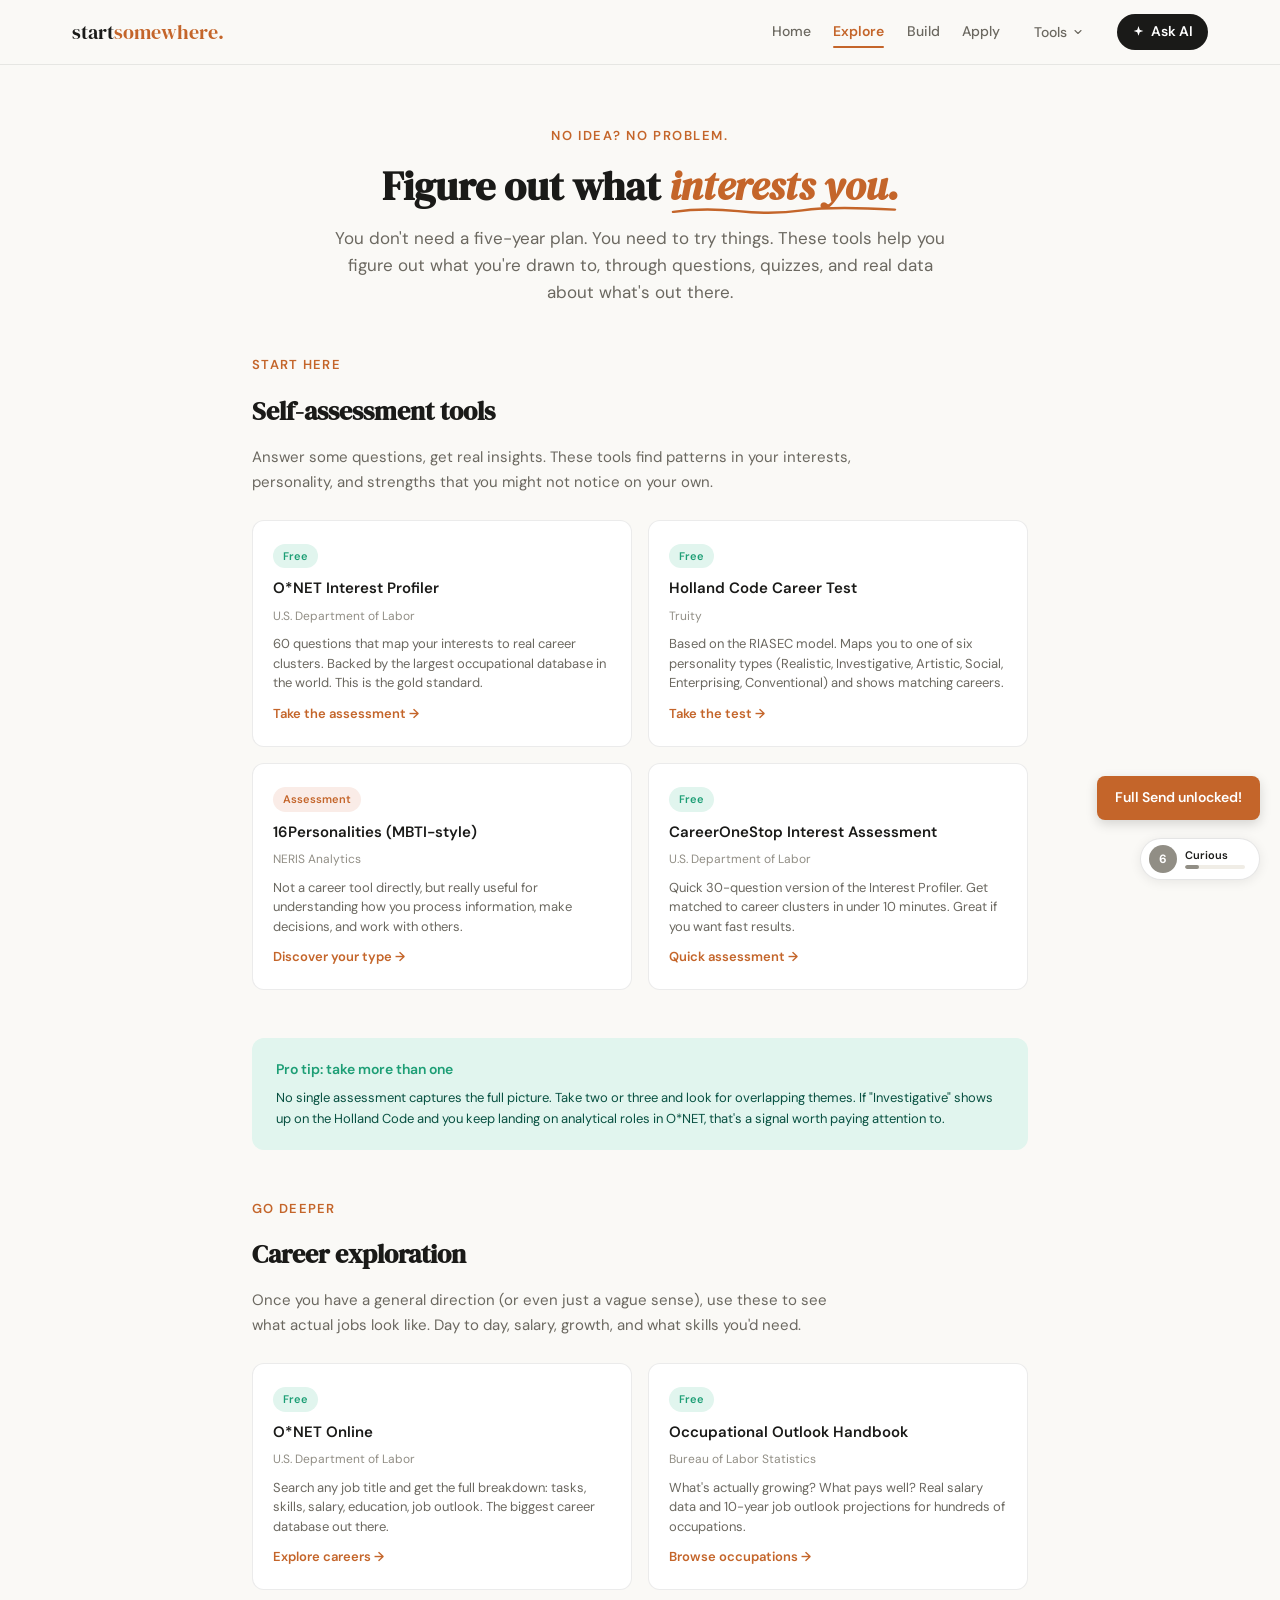
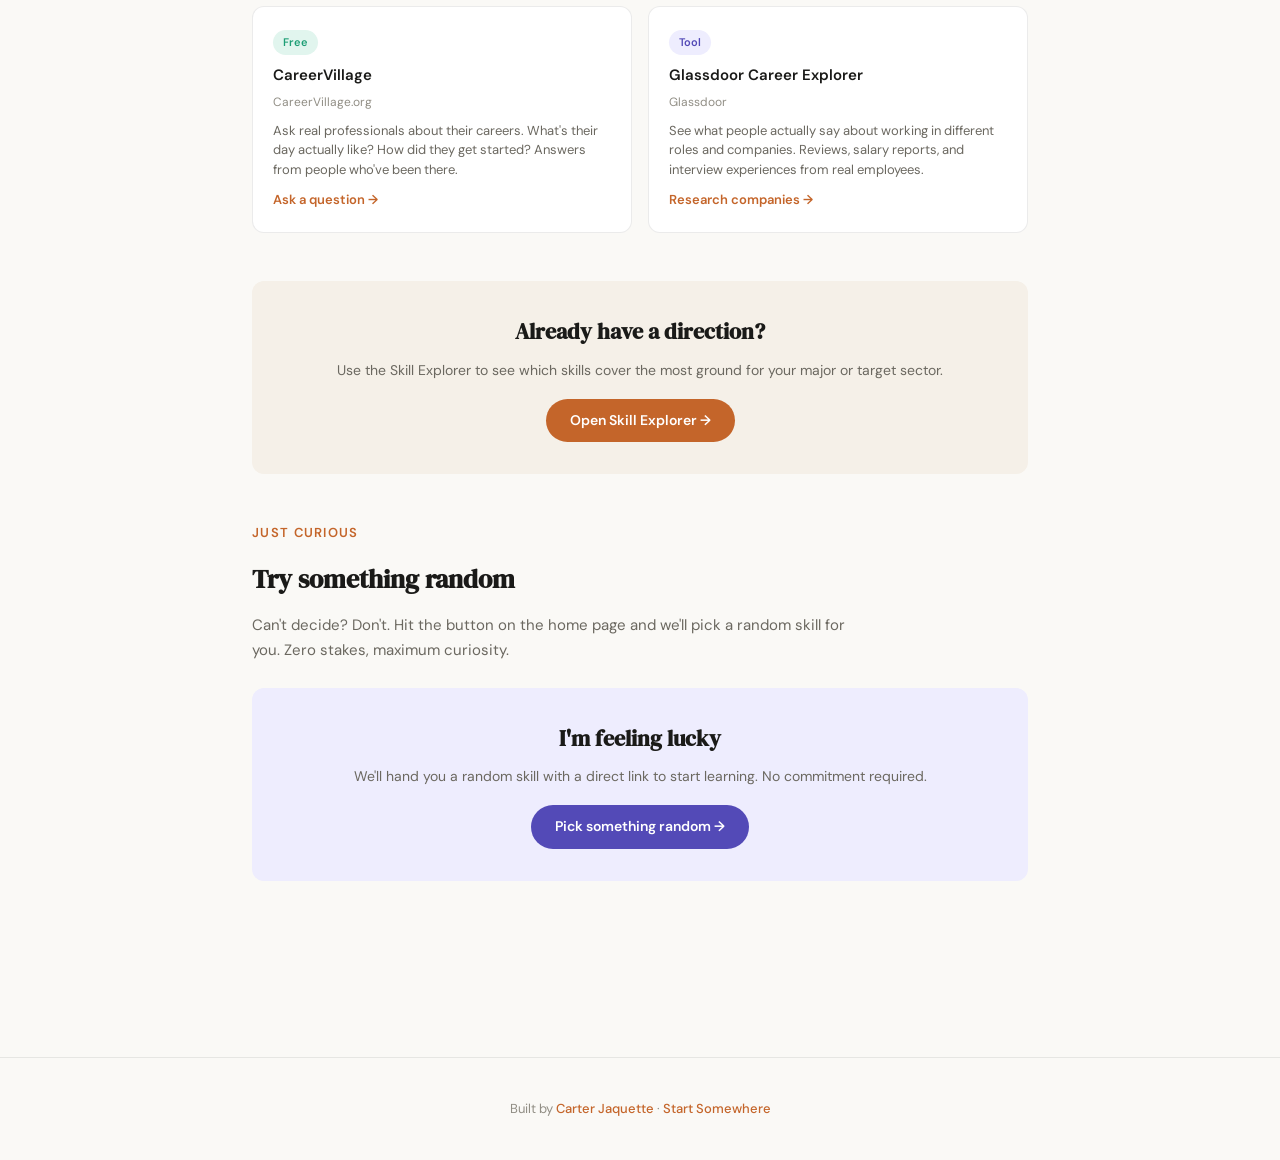
<file: explore.html>
<!DOCTYPE html>
<html lang="en">
<head>
<meta charset="UTF-8">
<meta name="viewport" content="width=device-width, initial-scale=1.0">
<title>Start Somewhere: Explore</title>
<link href="https://fonts.googleapis.com/css2?family=DM+Serif+Display:ital@0;1&family=DM+Sans:ital,wght@0,400;0,500;0,600;1,400&display=swap" rel="stylesheet">
<style>
nav { position: sticky; top: 0; z-index: 100; background: rgba(250,249,246,0.95); backdrop-filter: blur(20px); border-bottom: 1px solid rgba(0,0,0,0.08); }
.nav-inner { display: flex; align-items: center; justify-content: space-between; padding: 14px 2rem; max-width: 1200px; margin: 0 auto; }
.nav-logo { font-family: 'DM Serif Display', Georgia, serif; font-size: 20px; text-decoration: none; }
.nav-logo .s { color: #1A1A18; }
.nav-logo .sw { color: #C4652A; }
.nav-links { display: flex; gap: 1.75rem; align-items: center; }
.nav-links a { font-size: 14px; color: #6B6860; text-decoration: none; font-weight: 500; transition: color 0.2s; }
.nav-links a:hover { color: #1A1A18; }
.nav-links a.active { color: #C4652A; font-weight: 600; }
:root {
  --bg: #FAF9F6; --bg-warm: #F5F0E8; --bg-card: #FFFFFF;
  --text: #1A1A18; --text-muted: #6B6860; --text-soft: #918E85;
  --accent: #C4652A; --accent-hover: #A8521F; --accent-light: #FAECE7;
  --teal: #1D9E75; --teal-light: #E1F5EE;
  --purple: #534AB7; --purple-light: #EEEDFE;
  --border: rgba(0,0,0,0.08);
  --serif: 'DM Serif Display', Georgia, serif;
  --sans: 'DM Sans', -apple-system, sans-serif;
  --radius: 12px; --radius-sm: 8px;
}
* { margin: 0; padding: 0; box-sizing: border-box; }
body { font-family: var(--sans); background: var(--bg); color: var(--text); line-height: 1.7; }

/* TWO-TIER NAV */

/* PAGE HERO */
.page-hero { text-align: center; padding: 60px 2rem 48px; max-width: 680px; margin: 0 auto; }
.page-hero .eyebrow {
  font-size: 13px; font-weight: 600; text-transform: uppercase; letter-spacing: 0.12em;
  color: var(--accent); margin-bottom: 1rem;
}
.page-hero h1 { font-family: var(--serif); font-size: 40px; line-height: 1.15; margin-bottom: 1rem; }
.page-hero h1 em { font-style: italic; color: var(--accent); }
.page-hero p { font-size: 17px; color: var(--text-muted); line-height: 1.6; }

/* CONTENT */
.content { max-width: 840px; margin: 0 auto; padding: 0 2rem 80px; }
.section-label { font-size: 13px; font-weight: 600; text-transform: uppercase; letter-spacing: 0.1em; color: var(--accent); margin-bottom: 0.75rem; }
.section-heading { font-family: var(--serif); font-size: 26px; margin-bottom: 0.75rem; }
.section-desc { font-size: 15px; color: var(--text-muted); margin-bottom: 1.5rem; max-width: 600px; }

.resource-grid { display: grid; grid-template-columns: 1fr 1fr; gap: 1rem; margin-bottom: 3rem; }
.resource-card {
  background: var(--bg-card); border: 1px solid var(--border); border-radius: var(--radius);
  padding: 1.25rem; text-decoration: none; color: inherit; display: block; transition: all 0.25s;
}
.resource-card:hover { border-color: var(--accent); transform: translateY(-2px); box-shadow: 0 6px 20px rgba(0,0,0,0.05); }
.resource-card .tag {
  display: inline-block; font-size: 11px; font-weight: 600; padding: 3px 10px;
  border-radius: 20px; margin-bottom: 8px;
}
.tag-free { background: var(--teal-light); color: var(--teal); }
.tag-tool { background: var(--purple-light); color: var(--purple); }
.tag-assessment { background: var(--accent-light); color: var(--accent); }
.resource-card h3 { font-size: 15px; font-weight: 600; margin-bottom: 4px; }
.resource-card .provider { font-size: 12px; color: var(--text-soft); margin-bottom: 8px; }
.resource-card p { font-size: 13px; color: var(--text-muted); line-height: 1.5; }
.resource-card .arrow { font-size: 13px; color: var(--accent); font-weight: 600; margin-top: 10px; display: inline-block; transition: transform 0.2s; }
.resource-card:hover .arrow { transform: translateX(4px); }

.internal-cta {
  background: var(--bg-warm); border-radius: var(--radius); padding: 2rem;
  text-align: center; margin-bottom: 3rem;
}
.internal-cta h3 { font-family: var(--serif); font-size: 22px; margin-bottom: 0.5rem; }
.internal-cta p { font-size: 14px; color: var(--text-muted); margin-bottom: 1rem; }
.internal-cta a {
  display: inline-block; background: var(--accent); color: white; padding: 10px 24px;
  border-radius: 999px; text-decoration: none; font-size: 14px; font-weight: 600; transition: background 0.2s;
}
.internal-cta a:hover { background: var(--accent-hover); }

.tip-box {
  background: var(--teal-light); border-radius: var(--radius); padding: 1.25rem 1.5rem;
  margin-bottom: 3rem;
}
.tip-box h4 { font-size: 14px; font-weight: 600; color: var(--teal); margin-bottom: 6px; }
.tip-box p { font-size: 13px; color: #085041; line-height: 1.6; }

@media (max-width: 640px) {
  .nav-inner { padding: 12px 1rem; }
  .nav-links { gap: 1rem; flex-wrap: wrap; }
  .resource-grid { grid-template-columns: 1fr; }
  
  
  .page-hero { padding: 40px 1.5rem 32px; }
  .page-hero h1 { font-size: 30px; }
  .content { padding: 0 1.5rem 60px; }
}

/* MOBILE HAMBURGER NAV */
.nav-hamburger {
  display: none; align-items: center; justify-content: center;
  width: 36px; height: 36px; cursor: pointer; border: none;
  background: transparent; padding: 0; flex-direction: column; gap: 5px;
}
.nav-hamburger span {
  display: block; width: 20px; height: 2px; background: #1A1A18;
  transition: all 0.3s; border-radius: 1px;
}
.nav-hamburger.open span:nth-child(1) { transform: translateY(7px) rotate(45deg); }
.nav-hamburger.open span:nth-child(2) { opacity: 0; }
.nav-hamburger.open span:nth-child(3) { transform: translateY(-7px) rotate(-45deg); }
.mobile-menu {
  display: none; position: fixed; top: 53px; left: 0; right: 0; bottom: 0;
  background: rgba(250,249,246,0.98); backdrop-filter: blur(20px);
  z-index: 99; padding: 2rem 1.5rem; overflow-y: auto;
}
.mobile-menu.open { display: flex; flex-direction: column; gap: 0; }
.mobile-menu a {
  display: block; padding: 14px 0; font-size: 16px; color: #6B6860;
  text-decoration: none; font-weight: 500; border-bottom: 1px solid rgba(0,0,0,0.08);
  transition: color 0.2s;
}
.mobile-menu a:hover, .mobile-menu a.active { color: #C4652A; }
@media (max-width: 768px) { .nav-hamburger { display: flex; } .nav-links { display: none !important; } }
</style>
<link rel="stylesheet" href="ss-theme.css">
<script src="ss-ui.js" defer></script>
</head>
<body>

<nav>
  <div class="nav-inner">
    <a href="start-somewhere.html" class="nav-logo"><span class="s">start</span><span class="sw">somewhere.</span></a>
    <button class="nav-hamburger" id="navHamburger" onclick="toggleMobileMenu()"><span></span><span></span><span></span></button>
    <div class="nav-links">
      <a href="start-somewhere.html">Home</a>
      <a href="explore.html" class="active">Explore</a>
      <a href="build.html">Build</a>
      <a href="apply.html">Apply</a>
      <div class="nav-tools">
        <button class="nav-tools-btn" type="button" aria-haspopup="true" aria-expanded="false">Tools <svg class="chev" width="12" height="12" viewBox="0 0 24 24" fill="none" stroke="currentColor" stroke-width="2.2" stroke-linecap="round" stroke-linejoin="round"><path d="M6 9l6 6 6-6"/></svg></button>
        <div class="nav-tools-menu" role="menu">
          <a href="skill-explorer-production.html" role="menuitem"><svg width="16" height="16" viewBox="0 0 24 24" fill="none" stroke="currentColor" stroke-width="1.5" stroke-linecap="round" stroke-linejoin="round"><circle cx="11" cy="11" r="7"/><path d="M21 21l-4.3-4.3"/></svg>Skill Explorer</a>
          <a href="job-analyzer.html" role="menuitem"><svg width="16" height="16" viewBox="0 0 24 24" fill="none" stroke="currentColor" stroke-width="1.5" stroke-linecap="round" stroke-linejoin="round"><path d="M14 2H6a2 2 0 0 0-2 2v16a2 2 0 0 0 2 2h12a2 2 0 0 0 2-2V8z"/><path d="M14 2v6h6"/><path d="M9 13h6M9 17h4"/></svg>Job Analyzer</a>
          <a href="skill-roulette.html" role="menuitem"><svg width="16" height="16" viewBox="0 0 24 24" fill="none" stroke="currentColor" stroke-width="1.5" stroke-linecap="round" stroke-linejoin="round"><path d="M16 3h5v5"/><path d="M4 20L21 3"/><path d="M21 16v5h-5"/><path d="M15 15l6 6"/><path d="M4 4l5 5"/></svg>Skill Roulette</a>
          <a href="skill-sprints.html" role="menuitem"><svg width="16" height="16" viewBox="0 0 24 24" fill="none" stroke="currentColor" stroke-width="1.5" stroke-linecap="round" stroke-linejoin="round"><circle cx="12" cy="13" r="8"/><path d="M12 9v4l2.5 2.5"/><path d="M9 2h6"/></svg>Skill Sprints</a>
          <a href="skill-map.html" role="menuitem"><svg width="16" height="16" viewBox="0 0 24 24" fill="none" stroke="currentColor" stroke-width="1.5" stroke-linecap="round" stroke-linejoin="round"><circle cx="5" cy="6" r="2.2"/><circle cx="19" cy="6" r="2.2"/><circle cx="12" cy="18" r="2.2"/><path d="M7 7.4L10.4 16M17 7.4L13.6 16M7.2 6h9.6"/></svg>Skill Map</a>
        </div>
      </div>
      <a href="ask.html" class="nav-cta"><svg width="13" height="13" viewBox="0 0 24 24" fill="currentColor"><path d="M12 2l1.9 5.7a2 2 0 0 0 1.3 1.3L21 11l-5.8 2a2 2 0 0 0-1.3 1.3L12 20l-1.9-5.7a2 2 0 0 0-1.3-1.3L3 11l5.8-2a2 2 0 0 0 1.3-1.3z"/></svg>Ask AI</a>
    </div>
  </div>
</nav>
<div class="mobile-menu" id="mobileMenu">
  <a href="start-somewhere.html">Home</a>
  <a href="explore.html" class="active">Explore</a>
  <a href="build.html">Build</a>
  <a href="apply.html">Apply</a>
  <a href="skill-explorer-production.html">Skill Explorer</a>
  <a href="job-analyzer.html">Job Analyzer</a>
  <a href="ask.html">Ask AI</a>  <a href="skill-roulette.html">Skill Roulette</a>
  <a href="skill-sprints.html">Skill Sprints</a>
  <a href="skill-map.html">Skill Map</a>
</div>

<div class="page-hero">
  <div class="eyebrow">No idea? No problem.</div>
  <h1>Figure out what <span class="squig"><em>interests you.</em><svg viewBox="0 0 200 12" preserveAspectRatio="none" aria-hidden="true"><path d="M4 8 Q 30 2, 60 7 T 116 6 T 196 5"/></svg></span></h1>
  <p>You don't need a five-year plan. You need to try things. These tools help you figure out what you're drawn to, through questions, quizzes, and real data about what's out there.</p>
</div>

<div class="content">

  <div class="section-label reveal">Start here</div>
  <h2 class="section-heading">Self-assessment tools</h2>
  <p class="section-desc">Answer some questions, get real insights. These tools find patterns in your interests, personality, and strengths that you might not notice on your own.</p>

  <div class="resource-grid" data-reveal-group>
    <a class="resource-card lift reveal" href="https://www.mynextmove.org/explore/ip" target="_blank" rel="noopener">
      <span class="tag tag-free">Free</span>
      <h3>O*NET Interest Profiler</h3>
      <div class="provider">U.S. Department of Labor</div>
      <p>60 questions that map your interests to real career clusters. Backed by the largest occupational database in the world. This is the gold standard.</p>
      <span class="arrow">Take the assessment &#8594;</span>
    </a>
    <a class="resource-card lift reveal" href="https://www.truity.com/test/holland-code-career-test" target="_blank" rel="noopener">
      <span class="tag tag-free">Free</span>
      <h3>Holland Code Career Test</h3>
      <div class="provider">Truity</div>
      <p>Based on the RIASEC model. Maps you to one of six personality types (Realistic, Investigative, Artistic, Social, Enterprising, Conventional) and shows matching careers.</p>
      <span class="arrow">Take the test &#8594;</span>
    </a>
    <a class="resource-card lift reveal" href="https://www.16personalities.com/" target="_blank" rel="noopener">
      <span class="tag tag-assessment">Assessment</span>
      <h3>16Personalities (MBTI-style)</h3>
      <div class="provider">NERIS Analytics</div>
      <p>Not a career tool directly, but really useful for understanding how you process information, make decisions, and work with others.</p>
      <span class="arrow">Discover your type &#8594;</span>
    </a>
    <a class="resource-card lift reveal" href="https://www.careeronestop.org/ExploreCareers/Assessments/interests.aspx" target="_blank" rel="noopener">
      <span class="tag tag-free">Free</span>
      <h3>CareerOneStop Interest Assessment</h3>
      <div class="provider">U.S. Department of Labor</div>
      <p>Quick 30-question version of the Interest Profiler. Get matched to career clusters in under 10 minutes. Great if you want fast results.</p>
      <span class="arrow">Quick assessment &#8594;</span>
    </a>
  </div>

  <div class="tip-box">
    <h4>Pro tip: take more than one</h4>
    <p>No single assessment captures the full picture. Take two or three and look for overlapping themes. If "Investigative" shows up on the Holland Code and you keep landing on analytical roles in O*NET, that's a signal worth paying attention to.</p>
  </div>

  <div class="section-label reveal">Go deeper</div>
  <h2 class="section-heading">Career exploration</h2>
  <p class="section-desc">Once you have a general direction (or even just a vague sense), use these to see what actual jobs look like. Day to day, salary, growth, and what skills you'd need.</p>

  <div class="resource-grid" data-reveal-group>
    <a class="resource-card lift reveal" href="https://www.onetonline.org/" target="_blank" rel="noopener">
      <span class="tag tag-free">Free</span>
      <h3>O*NET Online</h3>
      <div class="provider">U.S. Department of Labor</div>
      <p>Search any job title and get the full breakdown: tasks, skills, salary, education, job outlook. The biggest career database out there.</p>
      <span class="arrow">Explore careers &#8594;</span>
    </a>
    <a class="resource-card lift reveal" href="https://www.bls.gov/ooh/" target="_blank" rel="noopener">
      <span class="tag tag-free">Free</span>
      <h3>Occupational Outlook Handbook</h3>
      <div class="provider">Bureau of Labor Statistics</div>
      <p>What's actually growing? What pays well? Real salary data and 10-year job outlook projections for hundreds of occupations.</p>
      <span class="arrow">Browse occupations &#8594;</span>
    </a>
    <a class="resource-card lift reveal" href="https://www.careervillage.org/" target="_blank" rel="noopener">
      <span class="tag tag-free">Free</span>
      <h3>CareerVillage</h3>
      <div class="provider">CareerVillage.org</div>
      <p>Ask real professionals about their careers. What's their day actually like? How did they get started? Answers from people who've been there.</p>
      <span class="arrow">Ask a question &#8594;</span>
    </a>
    <a class="resource-card lift reveal" href="https://www.glassdoor.com/Explore" target="_blank" rel="noopener">
      <span class="tag tag-tool">Tool</span>
      <h3>Glassdoor Career Explorer</h3>
      <div class="provider">Glassdoor</div>
      <p>See what people actually say about working in different roles and companies. Reviews, salary reports, and interview experiences from real employees.</p>
      <span class="arrow">Research companies &#8594;</span>
    </a>
  </div>

  <div class="internal-cta">
    <h3>Already have a direction?</h3>
    <p>Use the Skill Explorer to see which skills cover the most ground for your major or target sector.</p>
    <a href="skill-explorer-production.html">Open Skill Explorer &#8594;</a>
  </div>

  <div class="section-label reveal">Just curious</div>
  <h2 class="section-heading">Try something random</h2>
  <p class="section-desc">Can't decide? Don't. Hit the button on the home page and we'll pick a random skill for you. Zero stakes, maximum curiosity.</p>

  <div class="internal-cta" style="background: var(--purple-light);">
    <h3>I'm feeling lucky</h3>
    <p>We'll hand you a random skill with a direct link to start learning. No commitment required.</p>
    <a href="start-somewhere.html#lucky" style="background: var(--purple);">Pick something random &#8594;</a>
  </div>

</div>


<script>
function toggleMobileMenu(){var h=document.getElementById('navHamburger'),m=document.getElementById('mobileMenu');h.classList.toggle('open');m.classList.toggle('open');document.body.style.overflow=m.classList.contains('open')?'hidden':'';}
</script>
<!-- SS_PROGRESS_TRACKER -->
<script>
// ========== START SOMEWHERE PROGRESS TRACKER ==========
// Self-contained gamified progress system using localStorage
(function() {
  var LEVELS = [
    { name: "Curious", xp: 0, color: "#918E85" },
    { name: "Explorer", xp: 25, color: "#534AB7" },
    { name: "Builder", xp: 75, color: "#1D9E75" },
    { name: "Momentum", xp: 150, color: "#C4652A" },
    { name: "Unstoppable", xp: 300, color: "#B8336A" }
  ];

  var BADGES = {
    first_step:     { icon: "<svg width='20' height='20' viewBox='0 0 24 24' fill='none' stroke='#C4652A' stroke-width='2' stroke-linecap='round' stroke-linejoin='round'><path d='M4.5 16.5c-1.5 1.26-2 5-2 5s3.74-.5 5-2c.71-.84.7-2.13-.09-2.91a2.18 2.18 0 0 0-2.91-.09z'/><path d='M12 15l-3-3a22 22 0 0 1 2-3.95A12.88 12.88 0 0 1 22 2c0 2.72-.78 7.5-6 11a22.35 22.35 0 0 1-4 2z'/><path d='M9 12H4s.55-3.03 2-4c1.62-1.08 5 0 5 0'/><path d='M12 15v5s3.03-.55 4-2c1.08-1.62 0-5 0-5'/></svg>", name: "First Step",      desc: "Did something. That's the whole point.", check: function(s) { return s.totalActions >= 1; } },
    sprint_star:    { icon: "<svg width='20' height='20' viewBox='0 0 24 24' fill='none' stroke='#C4652A' stroke-width='2' stroke-linecap='round' stroke-linejoin='round'><polygon points='13 2 3 14 12 14 11 22 21 10 12 10 13 2'/></svg>", name: "Sprint Star",      desc: "Completed 5 skill sprints.", check: function(s) { return s.sprintsCompleted >= 5; } },
    scholar:        { icon: "<svg width='20' height='20' viewBox='0 0 24 24' fill='none' stroke='#C4652A' stroke-width='2' stroke-linecap='round' stroke-linejoin='round'><path d='M2 3h6a4 4 0 0 1 4 4v14a3 3 0 0 0-3-3H2z'/><path d='M22 3h-6a4 4 0 0 0-4 4v14a3 3 0 0 1 3-3h7z'/></svg>", name: "Scholar",          desc: "Clicked through to 10 courses.", check: function(s) { return s.coursesClicked >= 10; } },
    cartographer:   { icon: "<svg width='20' height='20' viewBox='0 0 24 24' fill='none' stroke='#C4652A' stroke-width='2' stroke-linecap='round' stroke-linejoin='round'><polygon points='3 6 9 3 15 6 21 3 21 18 15 21 9 18 3 21'/><line x1='9' y1='3' x2='9' y2='18'/><line x1='15' y1='6' x2='15' y2='21'/></svg>", name: "Cartographer",    desc: "Explored the Skill Map.", check: function(s) { return s.visitedPages.indexOf("skill-map") >= 0; } },
    deep_diver:     { icon: "<svg width='20' height='20' viewBox='0 0 24 24' fill='none' stroke='#C4652A' stroke-width='2' stroke-linecap='round' stroke-linejoin='round'><circle cx='11' cy='11' r='8'/><line x1='21' y1='21' x2='16.65' y2='16.65'/></svg>", name: "Deep Diver",       desc: "Checked out 3 different careers.", check: function(s) { return s.careersViewed >= 3; } },
    full_send:      { icon: "<svg width='20' height='20' viewBox='0 0 24 24' fill='none' stroke='#C4652A' stroke-width='2' stroke-linecap='round' stroke-linejoin='round'><circle cx='12' cy='12' r='10'/><circle cx='12' cy='12' r='6'/><circle cx='12' cy='12' r='2'/></svg>", name: "Full Send",        desc: "Visited Explore, Build, and Apply.", check: function(s) { var p = s.visitedPages; return p.indexOf("explore") >= 0 && p.indexOf("build") >= 0 && p.indexOf("apply") >= 0; } },
    roulette:       { icon: "<svg width='20' height='20' viewBox='0 0 24 24' fill='none' stroke='#C4652A' stroke-width='2' stroke-linecap='round' stroke-linejoin='round'><rect x='3' y='3' width='18' height='18' rx='2'/><circle cx='8' cy='8' r='1' fill='#C4652A'/><circle cx='16' cy='8' r='1' fill='#C4652A'/><circle cx='12' cy='12' r='1' fill='#C4652A'/><circle cx='8' cy='16' r='1' fill='#C4652A'/><circle cx='16' cy='16' r='1' fill='#C4652A'/></svg>", name: "Roulette Roller",  desc: "Spun the roulette 3 times.", check: function(s) { return s.rouletteSpins >= 3; } },
    completionist:  { icon: "<svg width='20' height='20' viewBox='0 0 24 24' fill='none' stroke='#C4652A' stroke-width='2' stroke-linecap='round' stroke-linejoin='round'><path d='M2 4l3 12h14l3-12-6 7-4-7-4 7-6-7z'/><path d='M5 20h14'/></svg>", name: "Completionist",    desc: "Finished all 18 sprints.", check: function(s) { return s.sprintsCompleted >= 18; } },
    skill_hunter:   { icon: "<svg width='20' height='20' viewBox='0 0 24 24' fill='none' stroke='#C4652A' stroke-width='2' stroke-linecap='round' stroke-linejoin='round'><path d='M3.5 21 14 3'/><path d='M20.5 21 10 3'/><path d='M15.5 21 12 15l-3.5 6'/><path d='M2 21h20'/></svg>", name: "Skill Hunter",     desc: "Explored 10 different skills.", check: function(s) { return s.skillsExplored >= 10; } },
    analyzer:       { icon: "<svg width='20' height='20' viewBox='0 0 24 24' fill='none' stroke='#C4652A' stroke-width='2' stroke-linecap='round' stroke-linejoin='round'><path d='M6 18h8'/><path d='M3 22h18'/><path d='M14 22a7 7 0 1 0 0-14h-1'/><path d='M9 14h2'/><path d='M9 12a2 2 0 0 1-2-2V6h6v4a2 2 0 0 1-2 2z'/><path d='M12 6V3a1 1 0 0 0-1-1H9a1 1 0 0 0-1 1v3'/></svg>", name: "Analyzer",         desc: "Used the Job Analyzer.", check: function(s) { return s.jobsAnalyzed >= 1; } }
  };

  // ---- State management ----
  function getState() {
    try {
      var raw = localStorage.getItem("ss_progress");
      if (raw) return JSON.parse(raw);
    } catch(e) {}
    return {
      xp: 0,
      totalActions: 0,
      sprintsCompleted: 0,
      coursesClicked: 0,
      careersViewed: 0,
      skillsExplored: 0,
      rouletteSpins: 0,
      jobsAnalyzed: 0,
      visitedPages: [],
      earnedBadges: [],
      completedSprintIds: [],
      viewedCareerNames: [],
      clickedCourseNames: [],
      exploredSkillNames: []
    };
  }

  function saveState(s) {
    try { localStorage.setItem("ss_progress", JSON.stringify(s)); } catch(e) {}
  }

  function getLevel(xp) {
    var level = LEVELS[0];
    for (var i = 0; i < LEVELS.length; i++) {
      if (xp >= LEVELS[i].xp) level = LEVELS[i];
    }
    return level;
  }

  function getNextLevel(xp) {
    for (var i = 0; i < LEVELS.length; i++) {
      if (xp < LEVELS[i].xp) return LEVELS[i];
    }
    return null;
  }

  function checkBadges(state) {
    var newBadges = [];
    var keys = Object.keys(BADGES);
    for (var i = 0; i < keys.length; i++) {
      var key = keys[i];
      if (state.earnedBadges.indexOf(key) < 0 && BADGES[key].check(state)) {
        state.earnedBadges.push(key);
        newBadges.push(key);
      }
    }
    return newBadges;
  }

  // ---- Public API ----
  window.SSProgress = {
    award: function(type, detail) {
      var s = getState();
      var xpGain = 0;

      if (type === "sprint") {
        if (detail && s.completedSprintIds.indexOf(detail) >= 0) return; // already done
        if (detail) s.completedSprintIds.push(detail);
        s.sprintsCompleted++;
        xpGain = 15;
      } else if (type === "course") {
        if (detail && s.clickedCourseNames.indexOf(detail) < 0) {
          s.clickedCourseNames.push(detail);
        }
        s.coursesClicked++;
        xpGain = 5;
      } else if (type === "career") {
        if (detail && s.viewedCareerNames.indexOf(detail) < 0) {
          s.viewedCareerNames.push(detail);
          s.careersViewed++;
          xpGain = 5;
        }
      } else if (type === "skill") {
        if (detail && s.exploredSkillNames.indexOf(detail) < 0) {
          s.exploredSkillNames.push(detail);
          s.skillsExplored++;
          xpGain = 3;
        }
      } else if (type === "roulette") {
        s.rouletteSpins++;
        xpGain = 5;
      } else if (type === "job_analyze") {
        s.jobsAnalyzed++;
        xpGain = 10;
      } else if (type === "page") {
        if (detail && s.visitedPages.indexOf(detail) < 0) {
          s.visitedPages.push(detail);
          xpGain = 1;
        }
      }

      if (xpGain > 0) {
        s.xp += xpGain;
        s.totalActions++;
        var oldLevel = getLevel(s.xp - xpGain);
        var newLevel = getLevel(s.xp);
        var newBadges = checkBadges(s);
        saveState(s);
        updateWidget(s);

        if (newLevel.name !== oldLevel.name) {
          showToast("Level up! You're now " + newLevel.name + "!", newLevel.color);
        } else if (newBadges.length > 0) {
          var b = BADGES[newBadges[0]];
          showToast(b.name + " unlocked!", "#C4652A");
        } else if (xpGain >= 10) {
          showToast("+" + xpGain + " XP", "#1D9E75");
        }
      }
    },

    getState: getState,
    getLevel: function() { return getLevel(getState().xp); },

    reset: function() {
      localStorage.removeItem("ss_progress");
      updateWidget(getState());
    }
  };

  // ---- Toast notification ----
  function showToast(msg, color) {
    var toast = document.createElement("div");
    toast.className = "ss-toast";
    toast.style.cssText = "position:fixed;bottom:80px;right:20px;z-index:10001;background:" + (color || "#C4652A") + ";color:white;padding:10px 18px;border-radius:8px;font-family:'DM Sans',sans-serif;font-size:14px;font-weight:600;opacity:0;transform:translateY(10px);transition:all 0.3s;box-shadow:0 4px 12px rgba(0,0,0,0.15);pointer-events:none;";
    toast.textContent = msg;
    document.body.appendChild(toast);
    requestAnimationFrame(function() {
      toast.style.opacity = "1";
      toast.style.transform = "translateY(0)";
    });
    setTimeout(function() {
      toast.style.opacity = "0";
      toast.style.transform = "translateY(10px)";
      setTimeout(function() { toast.remove(); }, 300);
    }, 2500);
  }

  // ---- Widget ----
  function createWidget() {
    var css = document.createElement("style");
    css.textContent = [
      ".ss-widget{position:fixed;bottom:20px;right:20px;z-index:10000;font-family:'DM Sans',sans-serif;}",
      ".ss-pill{display:flex;align-items:center;gap:8px;background:#FFFFFF;border:1px solid rgba(0,0,0,0.1);border-radius:40px;padding:6px 14px 6px 8px;cursor:pointer;box-shadow:0 2px 12px rgba(0,0,0,0.08);transition:all 0.2s;}",
      ".ss-pill:hover{box-shadow:0 4px 20px rgba(0,0,0,0.12);transform:translateY(-1px);}",
      ".ss-pill-xp{width:28px;height:28px;border-radius:50%;display:flex;align-items:center;justify-content:center;font-size:12px;font-weight:700;color:white;}",
      ".ss-pill-info{display:flex;flex-direction:column;line-height:1.2;}",
      ".ss-pill-level{font-size:11px;font-weight:600;color:#1A1A18;}",
      ".ss-pill-bar{width:60px;height:4px;background:#F0EDE6;border-radius:2px;overflow:hidden;margin-top:2px;}",
      ".ss-pill-fill{height:100%;border-radius:2px;transition:width 0.5s ease;}",
      ".ss-panel{position:absolute;bottom:50px;right:0;width:300px;background:#FFFFFF;border:1px solid rgba(0,0,0,0.1);border-radius:16px;box-shadow:0 8px 30px rgba(0,0,0,0.12);padding:20px;display:none;max-height:70vh;overflow-y:auto;}",
      ".ss-panel.open{display:block;animation:ss-fadeIn 0.2s ease;}",
      "@keyframes ss-fadeIn{from{opacity:0;transform:translateY(8px)}to{opacity:1;transform:translateY(0)}}",
      ".ss-panel-header{display:flex;justify-content:space-between;align-items:center;margin-bottom:16px;}",
      ".ss-panel-title{font-family:'DM Serif Display',Georgia,serif;font-size:20px;}",
      ".ss-panel-xp{font-size:13px;color:#6B6860;font-weight:500;}",
      ".ss-progress-bar{width:100%;height:8px;background:#F0EDE6;border-radius:4px;overflow:hidden;margin-bottom:4px;}",
      ".ss-progress-fill{height:100%;border-radius:4px;transition:width 0.5s ease;}",
      ".ss-progress-label{display:flex;justify-content:space-between;font-size:11px;color:#918E85;margin-bottom:20px;}",
      ".ss-stats{display:grid;grid-template-columns:1fr 1fr;gap:8px;margin-bottom:20px;}",
      ".ss-stat{background:#FAF9F6;border-radius:8px;padding:10px;text-align:center;}",
      ".ss-stat-num{font-size:20px;font-weight:700;color:#1A1A18;}",
      ".ss-stat-label{font-size:11px;color:#6B6860;margin-top:2px;}",
      ".ss-badges-title{font-size:12px;font-weight:600;text-transform:uppercase;letter-spacing:0.08em;color:#918E85;margin-bottom:10px;}",
      ".ss-badge{display:flex;align-items:center;gap:10px;padding:8px 0;border-bottom:1px solid rgba(0,0,0,0.04);}",
      ".ss-badge:last-child{border-bottom:none;}",
      ".ss-badge-icon{font-size:20px;width:32px;height:32px;display:flex;align-items:center;justify-content:center;background:#FAF9F6;border-radius:8px;flex-shrink:0;}",
      ".ss-badge-locked .ss-badge-icon{filter:grayscale(1);opacity:0.3;}",
      ".ss-badge-info{flex:1;min-width:0;}",
      ".ss-badge-name{font-size:13px;font-weight:600;color:#1A1A18;}",
      ".ss-badge-locked .ss-badge-name{color:#918E85;}",
      ".ss-badge-desc{font-size:11px;color:#918E85;line-height:1.3;}",
      "@media(max-width:480px){.ss-panel{width:280px;right:-5px;}.ss-widget{bottom:12px;right:12px;}}"
    ].join("\n");
    document.head.appendChild(css);

    var widget = document.createElement("div");
    widget.className = "ss-widget";
    widget.id = "ss-widget";
    widget.innerHTML = '<div class="ss-pill" id="ss-pill">' +
      '<div class="ss-pill-xp" id="ss-pill-icon"></div>' +
      '<div class="ss-pill-info">' +
        '<div class="ss-pill-level" id="ss-pill-level"></div>' +
        '<div class="ss-pill-bar"><div class="ss-pill-fill" id="ss-pill-fill"></div></div>' +
      '</div>' +
    '</div>' +
    '<div class="ss-panel" id="ss-panel"></div>';
    document.body.appendChild(widget);

    document.getElementById("ss-pill").addEventListener("click", function(e) {
      e.stopPropagation();
      var panel = document.getElementById("ss-panel");
      panel.classList.toggle("open");
      if (panel.classList.contains("open")) renderPanel(getState());
    });

    document.addEventListener("click", function(e) {
      var panel = document.getElementById("ss-panel");
      if (panel && panel.classList.contains("open") && !e.target.closest(".ss-widget")) {
        panel.classList.remove("open");
      }
    });
  }

  function updateWidget(state) {
    var level = getLevel(state.xp);
    var next = getNextLevel(state.xp);
    var pct = 100;
    if (next) {
      pct = Math.round(((state.xp - level.xp) / (next.xp - level.xp)) * 100);
    }

    var icon = document.getElementById("ss-pill-icon");
    var levelEl = document.getElementById("ss-pill-level");
    var fill = document.getElementById("ss-pill-fill");

    if (icon) {
      icon.style.background = level.color;
      icon.textContent = state.xp;
    }
    if (levelEl) levelEl.textContent = level.name;
    if (fill) {
      fill.style.width = pct + "%";
      fill.style.background = level.color;
    }
  }

  function renderPanel(state) {
    var level = getLevel(state.xp);
    var next = getNextLevel(state.xp);
    var pct = 100;
    var nextLabel = "Max level!";
    if (next) {
      pct = Math.round(((state.xp - level.xp) / (next.xp - level.xp)) * 100);
      nextLabel = next.xp + " XP to " + next.name;
    }

    var badgesHTML = "";
    var badgeKeys = Object.keys(BADGES);
    for (var i = 0; i < badgeKeys.length; i++) {
      var key = badgeKeys[i];
      var b = BADGES[key];
      var earned = state.earnedBadges.indexOf(key) >= 0;
      badgesHTML += '<div class="ss-badge ' + (earned ? "" : "ss-badge-locked") + '">' +
        '<div class="ss-badge-icon">' + b.icon + '</div>' +
        '<div class="ss-badge-info">' +
          '<div class="ss-badge-name">' + b.name + '</div>' +
          '<div class="ss-badge-desc">' + (earned ? b.desc : "???") + '</div>' +
        '</div>' +
      '</div>';
    }

    document.getElementById("ss-panel").innerHTML =
      '<div class="ss-panel-header">' +
        '<div class="ss-panel-title">Your Progress</div>' +
        '<div class="ss-panel-xp">' + state.xp + ' XP</div>' +
      '</div>' +
      '<div class="ss-progress-bar"><div class="ss-progress-fill" style="width:' + pct + '%;background:' + level.color + '"></div></div>' +
      '<div class="ss-progress-label"><span>' + level.name + '</span><span>' + nextLabel + '</span></div>' +
      '<div class="ss-stats">' +
        '<div class="ss-stat"><div class="ss-stat-num">' + state.sprintsCompleted + '</div><div class="ss-stat-label">Sprints</div></div>' +
        '<div class="ss-stat"><div class="ss-stat-num">' + state.coursesClicked + '</div><div class="ss-stat-label">Courses</div></div>' +
        '<div class="ss-stat"><div class="ss-stat-num">' + state.careersViewed + '</div><div class="ss-stat-label">Careers</div></div>' +
        '<div class="ss-stat"><div class="ss-stat-num">' + state.earnedBadges.length + '/' + badgeKeys.length + '</div><div class="ss-stat-label">Badges</div></div>' +
      '</div>' +
      '<div class="ss-badges-title">Badges</div>' +
      badgesHTML;
  }

  // ---- Auto-detect page and track visit ----
  function detectPage() {
    var path = window.location.pathname.split("/").pop().replace(".html", "");
    var pageMap = {
      "start-somewhere": "home",
      "explore": "explore",
      "build": "build",
      "apply": "apply",
      "skill-explorer-production": "skill-explorer",
      "job-analyzer": "job-analyzer",
      "skill-roulette": "skill-roulette",
      "skill-sprints": "skill-sprints",
      "skill-map": "skill-map",
      "career": "career"
    };
    return pageMap[path] || path;
  }

  // ---- Init ----
  if (document.readyState === "loading") {
    document.addEventListener("DOMContentLoaded", init);
  } else {
    init();
  }

  function init() {
    createWidget();
    var state = getState();

    // Track page visit
    var page = detectPage();
    if (page) {
      SSProgress.award("page", page);
    }

    // Auto-track career page views
    if (page === "career") {
      var params = new URLSearchParams(window.location.search);
      var job = params.get("job");
      if (job) SSProgress.award("career", job);
    }

    updateWidget(getState());
  }
})();
</script>

<footer style="padding:2.5rem 2rem;text-align:center;border-top:1px solid rgba(0,0,0,0.08);margin-top:3rem;"><p style="font-size:13px;color:#918E85;font-family:DM Sans,-apple-system,sans-serif;">Built by <a href="https://carterjacket.github.io" style="color:#C4652A;text-decoration:none;font-weight:500;">Carter Jaquette</a> &middot; <a href="start-somewhere.html" style="color:#C4652A;text-decoration:none;font-weight:500;">Start Somewhere</a></p></footer>
</body>
</html>
</file>
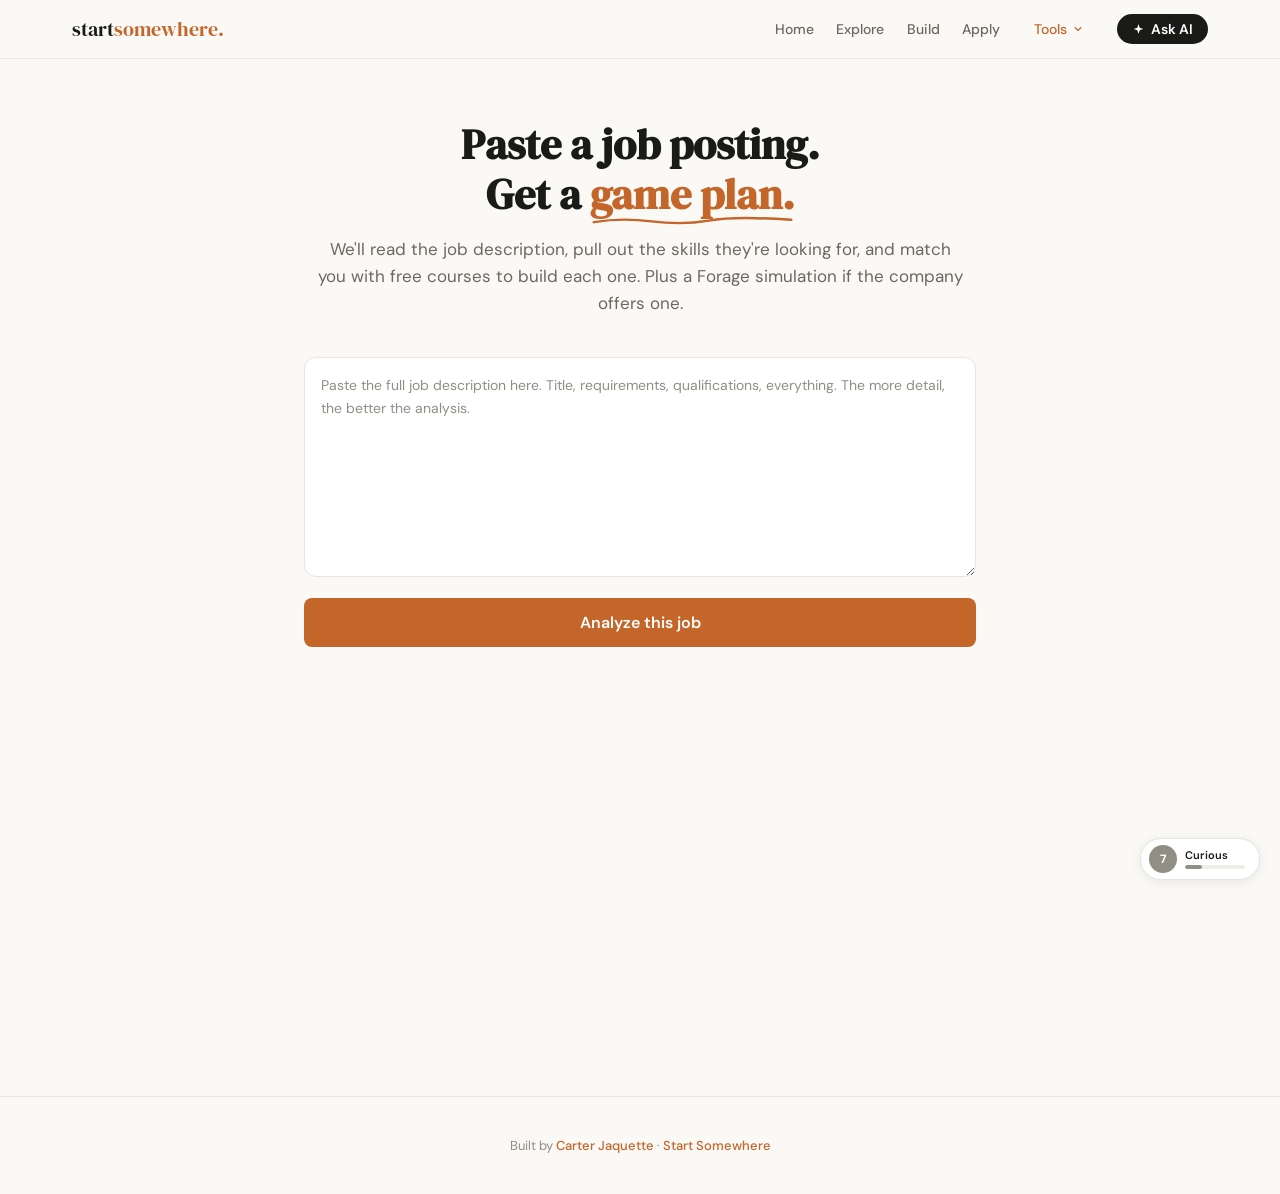
<file: job-analyzer.html>
<!DOCTYPE html>
<html lang="en">
<head>
<meta charset="UTF-8">
<meta name="viewport" content="width=device-width, initial-scale=1.0">
<title>Start Somewhere: Job Analyzer</title>
<link href="https://fonts.googleapis.com/css2?family=DM+Sans:wght@400;500;600;700&family=DM+Serif+Display&display=swap" rel="stylesheet">
<script src="ss-ai-config.js"></script>
<style>
nav { position: sticky; top: 0; z-index: 100; background: rgba(250,249,246,0.95); backdrop-filter: blur(20px); border-bottom: 1px solid rgba(0,0,0,0.08); }
.nav-inner { display: flex; align-items: center; justify-content: space-between; padding: 14px 2rem; max-width: 1200px; margin: 0 auto; }
.nav-logo { font-family: 'DM Serif Display', Georgia, serif; font-size: 20px; text-decoration: none; }
.nav-logo .s { color: #1A1A18; }
.nav-logo .sw { color: #C4652A; }
.nav-links { display: flex; gap: 1.75rem; align-items: center; }
.nav-links a { font-size: 14px; color: #6B6860; text-decoration: none; font-weight: 500; transition: color 0.2s; }
.nav-links a:hover { color: #1A1A18; }
.nav-links a.active { color: #C4652A; font-weight: 600; }
:root {
  --bg: #FAF9F6; --bg-warm: #F5F0E8;
  --accent: #C4652A; --accent-hover: #A8521F;
  --teal: #1D9E75; --purple: #534AB7; --blue: #2D7DD2;
  --text: #1A1A18; --text-muted: #6B6860; --text-soft: #918E85;
  --border: #E8E4DC; --card-bg: #FFFFFF;
  --radius: 12px;
}
* { margin: 0; padding: 0; box-sizing: border-box; }
body { font-family: 'DM Sans', sans-serif; background: var(--bg); color: var(--text); }

/* Nav */

/* Hero */
.hero {
  text-align: center; padding: 60px 24px 40px; max-width: 700px; margin: 0 auto;
}
.hero h1 { font-family: 'DM Serif Display', serif; font-size: 42px; line-height: 1.2; margin-bottom: 16px; }
.hero h1 em { font-style: normal; color: var(--accent); }
.hero p { font-size: 17px; color: var(--text-muted); line-height: 1.6; }

/* Input section */
.input-section {
  max-width: 720px; margin: 0 auto; padding: 0 24px 40px;
}
.api-key-row {
  display: flex; align-items: center; gap: 12px; margin-bottom: 20px;
}
.api-key-row label {
  font-size: 13px; font-weight: 600; color: var(--text-muted); white-space: nowrap;
}
.api-key-row input {
  flex: 1; padding: 10px 14px; border: 1px solid var(--border); border-radius: 8px;
  font-family: 'DM Sans', sans-serif; font-size: 14px; background: var(--card-bg);
  transition: border-color 0.2s;
}
.api-key-row input:focus { outline: none; border-color: var(--accent); }
.api-key-help {
  font-size: 11px; color: var(--text-soft); margin-bottom: 20px; line-height: 1.5;
}
.api-key-help a { color: var(--accent); }

textarea {
  width: 100%; min-height: 220px; padding: 16px; border: 1px solid var(--border);
  border-radius: var(--radius); font-family: 'DM Sans', sans-serif; font-size: 14px;
  line-height: 1.6; background: var(--card-bg); resize: vertical; transition: border-color 0.2s;
}
textarea:focus { outline: none; border-color: var(--accent); }
textarea::placeholder { color: var(--text-soft); }

.analyze-btn {
  display: block; width: 100%; margin-top: 16px; padding: 14px;
  background: var(--accent); color: white; border: none; border-radius: 8px;
  font-family: 'DM Sans', sans-serif; font-size: 16px; font-weight: 600;
  cursor: pointer; transition: background 0.2s;
}
.analyze-btn:hover { background: var(--accent-hover); }
.analyze-btn:disabled { background: var(--text-soft); cursor: not-allowed; }
.analyze-btn .spinner {
  display: inline-block; width: 16px; height: 16px; border: 2px solid rgba(255,255,255,0.3);
  border-top-color: white; border-radius: 50%; animation: spin 0.6s linear infinite;
  vertical-align: middle; margin-right: 8px;
}
@keyframes spin { to { transform: rotate(360deg); } }

.error-msg {
  margin-top: 12px; padding: 12px 16px; background: #FEF2F2; border: 1px solid #FECACA;
  border-radius: 8px; color: #991B1B; font-size: 13px; display: none;
}

/* Results */
.results {
  max-width: 900px; margin: 0 auto; padding: 0 24px 60px;
  opacity: 0; transform: translateY(20px);
  transition: opacity 0.4s ease, transform 0.4s ease;
}
.results.visible { opacity: 1; transform: translateY(0); }

.result-header {
  text-align: center; margin-bottom: 36px;
}
.result-header h2 {
  font-family: 'DM Serif Display', serif; font-size: 28px; margin-bottom: 8px;
}
.company-badge {
  display: inline-block; padding: 4px 14px; background: var(--bg-warm);
  border-radius: 20px; font-size: 13px; font-weight: 600; color: var(--accent);
}

/* Skills grid */
.section-title {
  font-family: 'DM Serif Display', serif; font-size: 22px; margin-bottom: 20px;
  padding-bottom: 10px; border-bottom: 2px solid var(--border);
}
.skills-grid {
  display: grid; grid-template-columns: repeat(auto-fill, minmax(280px, 1fr));
  gap: 16px; margin-bottom: 40px;
}
.skill-card {
  background: var(--card-bg); border: 1px solid var(--border); border-radius: var(--radius);
  padding: 20px; transition: border-color 0.2s, box-shadow 0.2s;
}
.skill-card:hover {
  border-color: var(--accent); box-shadow: 0 2px 12px rgba(196,101,42,0.08);
}
.skill-card-header {
  display: flex; align-items: center; justify-content: space-between; margin-bottom: 8px;
}
.skill-card-name { font-size: 15px; font-weight: 700; color: var(--text); display: flex; align-items: center; gap: 8px; }
.skill-dot { width: 9px; height: 9px; border-radius: 50%; background: var(--accent); flex: none; }
.skill-dot.pref { background: var(--teal); }
.skill-card-match {
  font-size: 11px; font-weight: 600; padding: 2px 8px; border-radius: 10px;
}
.match-required { background: rgba(196,101,42,0.1); color: var(--accent); }
.match-preferred { background: rgba(29,158,117,0.1); color: var(--teal); }
.skill-card-context { font-size: 13px; color: var(--text-muted); margin-bottom: 12px; line-height: 1.5; }
.skill-card-course {
  display: block; text-decoration: none; padding: 10px 12px; background: var(--bg-warm);
  border-radius: 8px; transition: background 0.2s;
}
.skill-card-course:hover { background: #EDE8DD; }
.course-label { font-size: 11px; font-weight: 600; color: var(--text-soft); text-transform: uppercase; letter-spacing: 0.5px; margin-bottom: 4px; }
.course-name { font-size: 13px; font-weight: 600; color: var(--accent); margin-bottom: 2px; }
.course-detail { font-size: 12px; color: var(--text-muted); }

/* Forage section */
.forage-card {
  background: var(--card-bg); border: 1px solid var(--border); border-radius: var(--radius);
  padding: 24px; margin-bottom: 40px; display: flex; align-items: center; gap: 20px;
}
.forage-icon {
  width: 56px; height: 56px; background: var(--purple); border-radius: 12px;
  display: flex; align-items: center; justify-content: center; flex-shrink: 0;
}
.forage-icon svg { width: 28px; height: 28px; fill: white; }
.forage-info { flex: 1; }
.forage-info h3 { font-size: 16px; font-weight: 700; margin-bottom: 4px; }
.forage-info p { font-size: 13px; color: var(--text-muted); margin-bottom: 8px; }
.forage-link {
  display: inline-block; padding: 6px 16px; background: var(--purple); color: white;
  border-radius: 6px; text-decoration: none; font-size: 13px; font-weight: 600;
  transition: opacity 0.2s;
}
.forage-link:hover { opacity: 0.85; }

/* No forage */
.no-forage {
  background: var(--bg-warm); border-radius: var(--radius); padding: 20px;
  margin-bottom: 40px; text-align: center; color: var(--text-muted); font-size: 14px;
}
.no-forage a { color: var(--accent); }

/* Summary */
.summary-card {
  background: var(--bg-warm); border-radius: var(--radius); padding: 24px;
  margin-bottom: 40px;
}
.summary-card h3 { font-family: 'DM Serif Display', serif; font-size: 18px; margin-bottom: 12px; }
.summary-card p { font-size: 14px; color: var(--text-muted); line-height: 1.6; }

@media (max-width: 640px) {
  .nav-inner { padding: 12px 1rem; }
  .nav-links { gap: 1rem; flex-wrap: wrap; }
  
  .hero { padding: 40px 20px 24px; }
  .hero h1 { font-size: 30px; }
  .input-section, .results { padding-left: 16px; padding-right: 16px; }
  .skills-grid { grid-template-columns: 1fr; }
  .forage-card { flex-direction: column; text-align: center; }
  .api-key-row { flex-direction: column; align-items: stretch; }
}

/* Two-button course UI */
.course-buttons { display: flex; gap: 8px; margin-top: 8px; }
.btn-start { display: inline-flex; align-items: center; gap: 4px; padding: 6px 14px; background: #C4652A; color: white; border-radius: 99px; font-size: 13px; font-weight: 600; text-decoration: none; border: none; cursor: pointer; font-family: 'DM Sans', sans-serif; }
.btn-start:hover { background: #A8511F; }
.btn-keep { display: inline-flex; align-items: center; gap: 4px; padding: 6px 14px; background: transparent; color: #6B6860; border: 1px solid #D3D1C7; border-radius: 99px; font-size: 13px; font-weight: 500; text-decoration: none; cursor: pointer; font-family: 'DM Sans', sans-serif; }
.btn-keep:hover { border-color: #888780; color: #444441; }
.keep-going-dropdown { display: none; margin-top: 8px; padding: 10px 12px; background: rgba(245,240,232,0.5); border-radius: 8px; }
.keep-going-dropdown.open { display: block; }
.keep-going-dropdown .kg-item { display: flex; align-items: center; gap: 8px; padding: 5px 0; flex-wrap: wrap; }
.keep-going-dropdown .kg-step { font-size: 11px; color: #6B6860; background: rgba(0,0,0,0.05); padding: 2px 8px; border-radius: 99px; white-space: nowrap; }
.keep-going-dropdown .kg-item a { font-size: 13px; color: #1a6fb5; text-decoration: none; }
.keep-going-dropdown .kg-item a:hover { text-decoration: underline; }
.keep-going-dropdown .kg-meta { font-size: 12px; color: #9C9A93; }


/* MOBILE HAMBURGER NAV */
.nav-hamburger {
  display: none; align-items: center; justify-content: center;
  width: 36px; height: 36px; cursor: pointer; border: none;
  background: transparent; padding: 0; flex-direction: column; gap: 5px;
}
.nav-hamburger span {
  display: block; width: 20px; height: 2px; background: #1A1A18;
  transition: all 0.3s; border-radius: 1px;
}
.nav-hamburger.open span:nth-child(1) { transform: translateY(7px) rotate(45deg); }
.nav-hamburger.open span:nth-child(2) { opacity: 0; }
.nav-hamburger.open span:nth-child(3) { transform: translateY(-7px) rotate(-45deg); }
.mobile-menu {
  display: none; position: fixed; top: 53px; left: 0; right: 0; bottom: 0;
  background: rgba(250,249,246,0.98); backdrop-filter: blur(20px);
  z-index: 99; padding: 2rem 1.5rem; overflow-y: auto;
}
.mobile-menu.open { display: flex; flex-direction: column; gap: 0; }
.mobile-menu a {
  display: block; padding: 14px 0; font-size: 16px; color: #6B6860;
  text-decoration: none; font-weight: 500; border-bottom: 1px solid rgba(0,0,0,0.08);
  transition: color 0.2s;
}
.mobile-menu a:hover, .mobile-menu a.active { color: #C4652A; }
@media (max-width: 768px) { .nav-hamburger { display: flex; } .nav-links { display: none !important; } }
</style>
<link rel="stylesheet" href="ss-theme.css">
<script src="ss-ui.js" defer></script>
</head>
<body>

<nav>
  <div class="nav-inner">
    <a href="start-somewhere.html" class="nav-logo"><span class="s">start</span><span class="sw">somewhere.</span></a>
    <button class="nav-hamburger" id="navHamburger" onclick="toggleMobileMenu()"><span></span><span></span><span></span></button>
    <div class="nav-links">
      <a href="start-somewhere.html">Home</a>
      <a href="explore.html">Explore</a>
      <a href="build.html">Build</a>
      <a href="apply.html">Apply</a>
      <div class="nav-tools">
        <button class="nav-tools-btn active" type="button" aria-haspopup="true" aria-expanded="false">Tools <svg class="chev" width="12" height="12" viewBox="0 0 24 24" fill="none" stroke="currentColor" stroke-width="2.2" stroke-linecap="round" stroke-linejoin="round"><path d="M6 9l6 6 6-6"/></svg></button>
        <div class="nav-tools-menu" role="menu">
          <a href="skill-explorer-production.html" role="menuitem"><svg width="16" height="16" viewBox="0 0 24 24" fill="none" stroke="currentColor" stroke-width="1.5" stroke-linecap="round" stroke-linejoin="round"><circle cx="11" cy="11" r="7"/><path d="M21 21l-4.3-4.3"/></svg>Skill Explorer</a>
          <a href="job-analyzer.html" class="active" role="menuitem"><svg width="16" height="16" viewBox="0 0 24 24" fill="none" stroke="currentColor" stroke-width="1.5" stroke-linecap="round" stroke-linejoin="round"><path d="M14 2H6a2 2 0 0 0-2 2v16a2 2 0 0 0 2 2h12a2 2 0 0 0 2-2V8z"/><path d="M14 2v6h6"/><path d="M9 13h6M9 17h4"/></svg>Job Analyzer</a>
          <a href="skill-roulette.html" role="menuitem"><svg width="16" height="16" viewBox="0 0 24 24" fill="none" stroke="currentColor" stroke-width="1.5" stroke-linecap="round" stroke-linejoin="round"><path d="M16 3h5v5"/><path d="M4 20L21 3"/><path d="M21 16v5h-5"/><path d="M15 15l6 6"/><path d="M4 4l5 5"/></svg>Skill Roulette</a>
          <a href="skill-sprints.html" role="menuitem"><svg width="16" height="16" viewBox="0 0 24 24" fill="none" stroke="currentColor" stroke-width="1.5" stroke-linecap="round" stroke-linejoin="round"><circle cx="12" cy="13" r="8"/><path d="M12 9v4l2.5 2.5"/><path d="M9 2h6"/></svg>Skill Sprints</a>
          <a href="skill-map.html" role="menuitem"><svg width="16" height="16" viewBox="0 0 24 24" fill="none" stroke="currentColor" stroke-width="1.5" stroke-linecap="round" stroke-linejoin="round"><circle cx="5" cy="6" r="2.2"/><circle cx="19" cy="6" r="2.2"/><circle cx="12" cy="18" r="2.2"/><path d="M7 7.4L10.4 16M17 7.4L13.6 16M7.2 6h9.6"/></svg>Skill Map</a>
        </div>
      </div>
      <a href="ask.html" class="nav-cta"><svg width="13" height="13" viewBox="0 0 24 24" fill="currentColor"><path d="M12 2l1.9 5.7a2 2 0 0 0 1.3 1.3L21 11l-5.8 2a2 2 0 0 0-1.3 1.3L12 20l-1.9-5.7a2 2 0 0 0-1.3-1.3L3 11l5.8-2a2 2 0 0 0 1.3-1.3z"/></svg>Ask AI</a>
    </div>
  </div>
</nav>
<div class="mobile-menu" id="mobileMenu">
  <a href="start-somewhere.html">Home</a>
  <a href="explore.html">Explore</a>
  <a href="build.html">Build</a>
  <a href="apply.html">Apply</a>
  <a href="skill-explorer-production.html">Skill Explorer</a>
  <a href="job-analyzer.html" class="active">Job Analyzer</a>
  <a href="ask.html">Ask AI</a>  <a href="skill-roulette.html">Skill Roulette</a>
  <a href="skill-sprints.html">Skill Sprints</a>
  <a href="skill-map.html">Skill Map</a>
</div>

<div class="hero">
  <h1>Paste a job posting.<br>Get a <span class="squig"><em>game plan.</em><svg viewBox="0 0 200 12" preserveAspectRatio="none" aria-hidden="true"><path d="M4 8 Q 30 2, 60 7 T 116 6 T 196 5"/></svg></span></h1>
  <p>We'll read the job description, pull out the skills they're looking for, and match you with free courses to build each one. Plus a Forage simulation if the company offers one.</p>
</div>

<div class="input-section">
  <textarea id="job-desc" placeholder="Paste the full job description here. Title, requirements, qualifications, everything. The more detail, the better the analysis."></textarea>

  <button class="analyze-btn" id="analyze-btn" onclick="analyze()">Analyze this job</button>
  <div class="error-msg" id="error-msg"></div>
</div>

<div class="results" id="results">
  <div class="result-header">
    <h2 id="result-title">Your game plan</h2>
    <div id="company-badge-wrap"></div>
  </div>

  <div id="forage-section"></div>

  <h3 class="section-title" id="skills-section-title">Skills to build</h3>
  <div class="skills-grid" id="skills-grid"></div>

  <div class="summary-card" id="summary-card">
    <h3>What this means</h3>
    <p id="summary-text"></p>
  </div>
</div>

<script>
const COURSES = {"Computers and Electronics": {"title": "Google IT Support Professional Certificate", "provider": "Google / Coursera", "url": "https://www.coursera.org/search?query=Google+IT+Support+Professional+Certificate", "duration": "6 months", "cost": "Free to audit", "next": [{"title": "Google Cybersecurity Professional Certificate", "provider": "Google / Coursera", "url": "https://www.coursera.org/search?query=Google+Cybersecurity+Professional+Certificate", "duration": "6 months"}, {"title": "Computer Science 101", "provider": "Stanford / edX", "url": "https://www.edx.org/search?q=Computer+Science+101", "duration": "6 weeks"}, {"title": "Google IT Automation with Python", "provider": "Google / Coursera", "url": "https://www.coursera.org/search?query=Google+IT+Automation+with+Python", "duration": "6 months"}]}, "Programming": {"title": "Python for Everybody", "provider": "University of Michigan / Coursera", "url": "https://www.coursera.org/search?query=Python+for+Everybody", "duration": "8 months", "cost": "Free to audit", "next": [{"title": "Python Data Structures", "provider": "University of Michigan / Coursera", "url": "https://www.coursera.org/search?query=Python+Data+Structures", "duration": "7 weeks"}, {"title": "Introduction to Computer Science and Programming Using Python", "provider": "MIT / edX", "url": "https://www.edx.org/search?q=Introduction+to+Computer+Science+and+Programming+Using+Python", "duration": "9 weeks"}, {"title": "100 Days of Code: The Complete Python Pro Bootcamp", "provider": "Coursera", "url": "https://www.coursera.org/search?query=100+Days+of+Code%3A+The+Complete+Python+Pro+Bootcamp", "duration": "4 months"}]}, "Mathematics": {"title": "Mathematics for Data Science", "provider": "Imperial College / Coursera", "url": "https://www.coursera.org/search?query=Mathematics+for+Data+Science", "duration": "6 months", "cost": "Free to audit", "next": [{"title": "Linear Algebra", "provider": "MIT / edX", "url": "https://www.edx.org/search?q=Linear+Algebra", "duration": "12 weeks"}, {"title": "Calculus: Single Variable", "provider": "University of Pennsylvania / Coursera", "url": "https://www.coursera.org/search?query=Calculus%3A+Single+Variable", "duration": "4 months"}, {"title": "Discrete Mathematics", "provider": "UC San Diego / Coursera", "url": "https://www.coursera.org/search?query=Discrete+Mathematics", "duration": "5 months"}]}, "Economics and Accounting": {"title": "Financial Accounting Fundamentals", "provider": "University of Virginia / Coursera", "url": "https://www.coursera.org/search?query=Financial+Accounting+Fundamentals", "duration": "5 weeks", "cost": "Free to audit", "next": [{"title": "Introduction to Corporate Finance", "provider": "University of Pennsylvania / Coursera", "url": "https://www.coursera.org/search?query=Introduction+to+Corporate+Finance", "duration": "4 weeks"}, {"title": "Managerial Accounting Fundamentals", "provider": "University of Virginia / Coursera", "url": "https://www.coursera.org/search?query=Managerial+Accounting+Fundamentals", "duration": "5 weeks"}, {"title": "Financial Markets", "provider": "Yale / Coursera", "url": "https://www.coursera.org/search?query=Financial+Markets", "duration": "7 weeks"}]}, "Administration and Management": {"title": "Foundations of Management", "provider": "IESE / Coursera", "url": "https://www.coursera.org/search?query=Foundations+of+Management", "duration": "5 months", "cost": "Free to audit", "next": [{"title": "Organizational Leadership Specialization", "provider": "Northwestern / Coursera", "url": "https://www.coursera.org/search?query=Organizational+Leadership+Specialization", "duration": "4 months"}, {"title": "Strategic Management and Innovation", "provider": "Copenhagen Business School / Coursera", "url": "https://www.coursera.org/search?query=Strategic+Management+and+Innovation", "duration": "6 weeks"}, {"title": "Management Skills for International Business", "provider": "University of London / Coursera", "url": "https://www.coursera.org/search?query=Management+Skills+for+International+Business", "duration": "5 weeks"}]}, "Sales and Marketing": {"title": "Google Digital Marketing & E-commerce Certificate", "provider": "Google / Coursera", "url": "https://www.coursera.org/search?query=Google+Digital+Marketing+and+E-commerce+Certificate", "duration": "6 months", "cost": "Free to audit", "next": [{"title": "Marketing Analytics", "provider": "University of Virginia / Coursera", "url": "https://www.coursera.org/search?query=Marketing+Analytics", "duration": "5 weeks"}, {"title": "Social Media Marketing Specialization", "provider": "Northwestern / Coursera", "url": "https://www.coursera.org/search?query=Social+Media+Marketing+Specialization", "duration": "5 months"}, {"title": "Brand Management: Aligning Business, Brand and Behaviour", "provider": "University of London / Coursera", "url": "https://www.coursera.org/search?query=Brand+Management%3A+Aligning+Business%2C+Brand+and+Behaviour", "duration": "4 weeks"}]}, "Customer and Personal Service": {"title": "Customer Service Fundamentals", "provider": "CVS Health / Coursera", "url": "https://www.coursera.org/search?query=Customer+Service+Fundamentals", "duration": "4 weeks", "cost": "Free to audit", "next": [{"title": "Customer Experience Management", "provider": "Coursera", "url": "https://www.coursera.org/search?query=Customer+Experience+Management", "duration": "4 weeks"}, {"title": "Communication Strategies for a Virtual Age", "provider": "University of Toronto / Coursera", "url": "https://www.coursera.org/search?query=Communication+Strategies+for+a+Virtual+Age", "duration": "4 weeks"}, {"title": "CRM Fundamentals and Practice", "provider": "Coursera", "url": "https://www.coursera.org/search?query=CRM+Fundamentals+and+Practice", "duration": "4 weeks"}]}, "Personnel and Human Resources": {"title": "Human Resource Management: HR for People Managers", "provider": "University of Minnesota / Coursera", "url": "https://www.coursera.org/search?query=Human+Resource+Management%3A+HR+for+People+Managers", "duration": "5 months", "cost": "Free to audit", "next": [{"title": "Recruiting, Hiring, and Onboarding Employees", "provider": "University of Minnesota / Coursera", "url": "https://www.coursera.org/search?query=Recruiting%2C+Hiring%2C+and+Onboarding+Employees", "duration": "4 weeks"}, {"title": "Compensation and Benefits", "provider": "University of Minnesota / Coursera", "url": "https://www.coursera.org/search?query=Compensation+and+Benefits", "duration": "4 weeks"}, {"title": "People Analytics", "provider": "University of Pennsylvania / Coursera", "url": "https://www.coursera.org/search?query=People+Analytics", "duration": "4 weeks"}]}, "Education and Training": {"title": "Foundations of Teaching for Learning", "provider": "Commonwealth Education Trust / Coursera", "url": "https://www.coursera.org/search?query=Foundations+of+Teaching+for+Learning", "duration": "7 months", "cost": "Free to audit", "next": [{"title": "Instructional Design and Technology", "provider": "University of Maryland / Coursera", "url": "https://www.coursera.org/search?query=Instructional+Design+and+Technology", "duration": "4 months"}, {"title": "Learning to Teach Online", "provider": "UNSW / Coursera", "url": "https://www.coursera.org/search?query=Learning+to+Teach+Online", "duration": "5 weeks"}, {"title": "Assessment and Teaching of 21st Century Skills", "provider": "University of Melbourne / Coursera", "url": "https://www.coursera.org/search?query=Assessment+and+Teaching+of+21st+Century+Skills", "duration": "6 weeks"}]}, "Psychology": {"title": "Introduction to Psychology", "provider": "Yale / Coursera", "url": "https://www.coursera.org/search?query=Introduction+to+Psychology", "duration": "6 weeks", "cost": "Free to audit", "next": [{"title": "Social Psychology", "provider": "Wesleyan / Coursera", "url": "https://www.coursera.org/search?query=Social+Psychology", "duration": "7 weeks"}, {"title": "Positive Psychology Specialization", "provider": "University of Pennsylvania / Coursera", "url": "https://www.coursera.org/search?query=Positive+Psychology+Specialization", "duration": "5 months"}, {"title": "Introduction to Clinical Psychology", "provider": "University of Queensland / edX", "url": "https://www.edx.org/search?q=Introduction+to+Clinical+Psychology", "duration": "8 weeks"}]}, "Sociology and Anthropology": {"title": "Cultural Anthropology", "provider": "Macquarie University / Coursera", "url": "https://www.coursera.org/search?query=Cultural+Anthropology", "duration": "4 weeks", "cost": "Free to audit", "next": [{"title": "Social Norms, Social Change", "provider": "University of Pennsylvania / Coursera", "url": "https://www.coursera.org/search?query=Social+Norms%2C+Social+Change", "duration": "5 weeks"}, {"title": "Qualitative Research Methods", "provider": "University of Amsterdam / Coursera", "url": "https://www.coursera.org/search?query=Qualitative+Research+Methods", "duration": "4 weeks"}, {"title": "Medical Anthropology", "provider": "University of Copenhagen / Coursera", "url": "https://www.coursera.org/search?query=Medical+Anthropology", "duration": "6 weeks"}]}, "Law and Government": {"title": "Introduction to American Law", "provider": "University of Pennsylvania / Coursera", "url": "https://www.coursera.org/search?query=Introduction+to+American+Law", "duration": "6 weeks", "cost": "Free to audit", "next": [{"title": "Contract Law: From Trust to Promise to Contract", "provider": "Harvard / edX", "url": "https://www.edx.org/search?q=Contract+Law%3A+From+Trust+to+Promise+to+Contract", "duration": "5 weeks"}, {"title": "International Law", "provider": "University of Louvain / Coursera", "url": "https://www.coursera.org/search?query=International+Law", "duration": "8 weeks"}, {"title": "Constitutional Law", "provider": "Yale / Coursera", "url": "https://www.coursera.org/search?query=Constitutional+Law", "duration": "7 weeks"}]}, "Public Safety and Security": {"title": "Introduction to Cybersecurity for Business", "provider": "University of Colorado / Coursera", "url": "https://www.coursera.org/search?query=Introduction+to+Cybersecurity+for+Business", "duration": "4 weeks", "cost": "Free to audit", "next": [{"title": "Google Cybersecurity Professional Certificate", "provider": "Google / Coursera", "url": "https://www.coursera.org/search?query=Google+Cybersecurity+Professional+Certificate", "duration": "6 months"}, {"title": "Network Security and Database Vulnerabilities", "provider": "IBM / Coursera", "url": "https://www.coursera.org/search?query=Network+Security+and+Database+Vulnerabilities", "duration": "4 weeks"}, {"title": "Security Operations and Administration", "provider": "ISC2 / Coursera", "url": "https://www.coursera.org/search?query=Security+Operations+and+Administration", "duration": "5 weeks"}]}, "Communications and Media": {"title": "Content Strategy for Professionals", "provider": "Northwestern / Coursera", "url": "https://www.coursera.org/search?query=Content+Strategy+for+Professionals", "duration": "5 months", "cost": "Free to audit", "next": [{"title": "Digital Media and Marketing Strategies", "provider": "University of Illinois / Coursera", "url": "https://www.coursera.org/search?query=Digital+Media+and+Marketing+Strategies", "duration": "4 weeks"}, {"title": "Transmedia Storytelling", "provider": "University of New South Wales / Coursera", "url": "https://www.coursera.org/search?query=Transmedia+Storytelling", "duration": "6 weeks"}, {"title": "Journalism, the Future, and You", "provider": "Michigan State / Coursera", "url": "https://www.coursera.org/search?query=Journalism%2C+the+Future%2C+and+You", "duration": "4 weeks"}]}, "Chemistry": {"title": "Introduction to Chemistry", "provider": "Duke / Coursera", "url": "https://www.coursera.org/search?query=Introduction+to+Chemistry", "duration": "8 weeks", "cost": "Free to audit", "next": [{"title": "Organic Chemistry", "provider": "University of Illinois / Coursera", "url": "https://www.coursera.org/search?query=Organic+Chemistry", "duration": "8 weeks"}, {"title": "Chemistry: Molecular and Electronic Structure", "provider": "University of Kentucky / Coursera", "url": "https://www.coursera.org/search?query=Chemistry%3A+Molecular+and+Electronic+Structure", "duration": "6 weeks"}, {"title": "Biochemistry", "provider": "Duke / Coursera", "url": "https://www.coursera.org/search?query=Biochemistry", "duration": "8 weeks"}]}, "Biology": {"title": "Introduction to Biology: The Secret of Life", "provider": "MIT / edX", "url": "https://www.edx.org/search?q=Introduction+to+Biology++The+Secret+of+Life", "duration": "16 weeks", "cost": "Free to audit", "next": [{"title": "Molecular Biology: DNA Replication and Repair", "provider": "MIT / edX", "url": "https://www.edx.org/search?q=Molecular+Biology%3A+DNA+Replication+and+Repair", "duration": "8 weeks"}, {"title": "Ecology: Ecosystem Dynamics and Conservation", "provider": "American Museum of Natural History / Coursera", "url": "https://www.coursera.org/search?query=Ecology%3A+Ecosystem+Dynamics+and+Conservation", "duration": "5 weeks"}, {"title": "Genetics and Genomics", "provider": "University of California / Coursera", "url": "https://www.coursera.org/search?query=Genetics+and+Genomics", "duration": "5 months"}]}, "Physics": {"title": "How Things Work: An Introduction to Physics", "provider": "University of Virginia / Coursera", "url": "https://www.coursera.org/search?query=How+Things+Work%3A+An+Introduction+to+Physics", "duration": "8 weeks", "cost": "Free to audit", "next": [{"title": "Mechanics: Motion, Forces, Energy and Gravity", "provider": "UNSW / Coursera", "url": "https://www.coursera.org/search?query=Mechanics%3A+Motion%2C+Forces%2C+Energy+and+Gravity", "duration": "8 weeks"}, {"title": "Electricity and Magnetism", "provider": "MIT / edX", "url": "https://www.edx.org/search?q=Electricity+and+Magnetism", "duration": "14 weeks"}, {"title": "Introduction to Thermodynamics", "provider": "University of Michigan / Coursera", "url": "https://www.coursera.org/search?query=Introduction+to+Thermodynamics", "duration": "4 weeks"}]}, "Medicine and Dentistry": {"title": "Anatomy Specialization", "provider": "University of Michigan / Coursera", "url": "https://www.coursera.org/search?query=Anatomy+Specialization", "duration": "4 months", "cost": "Free to audit", "next": [{"title": "Medical Neuroscience", "provider": "Duke / Coursera", "url": "https://www.coursera.org/search?query=Medical+Neuroscience", "duration": "12 weeks"}, {"title": "Vital Signs: Understanding What the Body Is Telling Us", "provider": "University of Pennsylvania / Coursera", "url": "https://www.coursera.org/search?query=Vital+Signs%3A+Understanding+What+the+Body+Is+Telling+Us", "duration": "6 weeks"}, {"title": "Introductory Human Physiology", "provider": "Duke / Coursera", "url": "https://www.coursera.org/search?query=Introductory+Human+Physiology", "duration": "10 weeks"}]}, "Therapy and Counseling": {"title": "Psychological First Aid", "provider": "Johns Hopkins / Coursera", "url": "https://www.coursera.org/search?query=Psychological+First+Aid", "duration": "5 weeks", "cost": "Free to audit", "next": [{"title": "Cognitive Behavioral Therapy", "provider": "University of Pennsylvania / Coursera", "url": "https://www.coursera.org/search?query=Cognitive+Behavioral+Therapy", "duration": "5 weeks"}, {"title": "Mental Health First Aid", "provider": "University of Melbourne / Coursera", "url": "https://www.coursera.org/search?query=Mental+Health+First+Aid", "duration": "5 weeks"}, {"title": "Positive Psychiatry and Mental Health", "provider": "University of Sydney / Coursera", "url": "https://www.coursera.org/search?query=Positive+Psychiatry+and+Mental+Health", "duration": "5 weeks"}]}, "Geography": {"title": "Geographic Information Systems (GIS)", "provider": "UC Davis / Coursera", "url": "https://www.coursera.org/search?query=Geographic+Information+Systems+%28GIS%29", "duration": "5 months", "cost": "Free to audit", "next": [{"title": "Remote Sensing Image Analysis", "provider": "UC Davis / Coursera", "url": "https://www.coursera.org/search?query=Remote+Sensing+Image+Analysis", "duration": "4 weeks"}, {"title": "Spatial Data Science and Applications", "provider": "Yonsei University / Coursera", "url": "https://www.coursera.org/search?query=Spatial+Data+Science+and+Applications", "duration": "5 weeks"}, {"title": "GIS Data Formats, Design, and Quality", "provider": "UC Davis / Coursera", "url": "https://www.coursera.org/search?query=GIS+Data+Formats%2C+Design%2C+and+Quality", "duration": "4 weeks"}]}, "Design": {"title": "Graphic Design Specialization", "provider": "CalArts / Coursera", "url": "https://www.coursera.org/search?query=Graphic+Design+Specialization", "duration": "5 months", "cost": "Free to audit", "next": [{"title": "UI / UX Design Specialization", "provider": "CalArts / Coursera", "url": "https://www.coursera.org/search?query=UI+%2F+UX+Design+Specialization", "duration": "4 months"}, {"title": "Visual Elements of User Interface Design", "provider": "CalArts / Coursera", "url": "https://www.coursera.org/search?query=Visual+Elements+of+User+Interface+Design", "duration": "4 weeks"}, {"title": "Google UX Design Professional Certificate", "provider": "Google / Coursera", "url": "https://www.coursera.org/search?query=Google+UX+Design+Professional+Certificate", "duration": "6 months"}]}, "Fine Arts": {"title": "Modern Art & Ideas", "provider": "MoMA / Coursera", "url": "https://www.coursera.org/search?query=Modern+Art+and+Ideas", "duration": "5 weeks", "cost": "Free to audit", "next": [{"title": "Art and Activity: Interactive Strategies for Engaging with Art", "provider": "MoMA / Coursera", "url": "https://www.coursera.org/search?query=Art+and+Activity%3A+Interactive+Strategies+for+Engaging+with+Art", "duration": "4 weeks"}, {"title": "Introduction to Art: Concepts and Techniques", "provider": "Pennsylvania State / Coursera", "url": "https://www.coursera.org/search?query=Introduction+to+Art%3A+Concepts+and+Techniques", "duration": "4 weeks"}, {"title": "Photography Basics and Beyond", "provider": "Michigan State / Coursera", "url": "https://www.coursera.org/search?query=Photography+Basics+and+Beyond", "duration": "5 months"}]}, "Building and Construction": {"title": "Construction Management", "provider": "Columbia / Coursera", "url": "https://www.coursera.org/search?query=Construction+Management", "duration": "4 weeks", "cost": "Free to audit", "next": [{"title": "Construction Scheduling", "provider": "Columbia / Coursera", "url": "https://www.coursera.org/search?query=Construction+Scheduling", "duration": "4 weeks"}, {"title": "Construction Cost Estimating and Cost Control", "provider": "Columbia / Coursera", "url": "https://www.coursera.org/search?query=Construction+Cost+Estimating+and+Cost+Control", "duration": "4 weeks"}, {"title": "Building Information Modeling BIM", "provider": "Coursera", "url": "https://www.coursera.org/search?query=Building+Information+Modeling+BIM", "duration": "6 weeks"}]}, "Mechanical": {"title": "Introduction to Mechanical Engineering Design", "provider": "Georgia Tech / Coursera", "url": "https://www.coursera.org/search?query=Introduction+to+Mechanical+Engineering+Design", "duration": "9 weeks", "cost": "Free to audit", "next": [{"title": "CAD and Digital Manufacturing", "provider": "Autodesk / Coursera", "url": "https://www.coursera.org/search?query=CAD+and+Digital+Manufacturing", "duration": "6 months"}, {"title": "Mechanics of Materials", "provider": "Georgia Tech / Coursera", "url": "https://www.coursera.org/search?query=Mechanics+of+Materials", "duration": "8 weeks"}, {"title": "Introduction to Thermodynamics", "provider": "University of Michigan / Coursera", "url": "https://www.coursera.org/search?query=Introduction+to+Thermodynamics", "duration": "4 weeks"}]}, "Engineering and Technology": {"title": "Introduction to Engineering Mechanics", "provider": "Georgia Tech / Coursera", "url": "https://www.coursera.org/search?query=Introduction+to+Engineering+Mechanics", "duration": "8 weeks", "cost": "Free to audit", "next": [{"title": "Materials Science: 10 Things Every Engineer Should Know", "provider": "UC Davis / Coursera", "url": "https://www.coursera.org/search?query=Materials+Science%3A+10+Things+Every+Engineer+Should+Know", "duration": "5 weeks"}, {"title": "Introduction to Systems Engineering", "provider": "UNSW / Coursera", "url": "https://www.coursera.org/search?query=Introduction+to+Systems+Engineering", "duration": "4 weeks"}, {"title": "Engineering Project Management", "provider": "Rice University / Coursera", "url": "https://www.coursera.org/search?query=Engineering+Project+Management", "duration": "4 weeks"}]}, "Production and Processing": {"title": "Supply Chain Management Specialization", "provider": "Rutgers / Coursera", "url": "https://www.coursera.org/search?query=Supply+Chain+Management+Specialization", "duration": "4 months", "cost": "Free to audit", "next": [{"title": "Operations Management", "provider": "University of Pennsylvania / Coursera", "url": "https://www.coursera.org/search?query=Operations+Management", "duration": "4 weeks"}, {"title": "Lean Six Sigma", "provider": "University System of Georgia / Coursera", "url": "https://www.coursera.org/search?query=Lean+Six+Sigma", "duration": "4 months"}, {"title": "Global Procurement and Sourcing", "provider": "Rutgers / Coursera", "url": "https://www.coursera.org/search?query=Global+Procurement+and+Sourcing", "duration": "4 weeks"}]}, "Food Production": {"title": "Food Science", "provider": "Wageningen / edX", "url": "https://www.edx.org/search?q=Food+Science", "duration": "6 weeks", "cost": "Free to audit", "next": [{"title": "Food Safety and Toxicology", "provider": "Wageningen / edX", "url": "https://www.edx.org/search?q=Food+Safety+and+Toxicology", "duration": "6 weeks"}, {"title": "Nutrition and Health: Food Risks", "provider": "Wageningen / edX", "url": "https://www.edx.org/search?q=Nutrition+and+Health%3A+Food+Risks", "duration": "4 weeks"}, {"title": "Sustainable Food Production Through Livestock Health Management", "provider": "University of Illinois / Coursera", "url": "https://www.coursera.org/search?query=Sustainable+Food+Production+Through+Livestock+Health+Management", "duration": "5 weeks"}]}, "Telecommunications": {"title": "Computer Networking", "provider": "Google / Coursera", "url": "https://www.coursera.org/search?query=Computer+Networking", "duration": "5 weeks", "cost": "Free to audit", "next": [{"title": "The Bits and Bytes of Computer Networking", "provider": "Google / Coursera", "url": "https://www.coursera.org/search?query=The+Bits+and+Bytes+of+Computer+Networking", "duration": "6 weeks"}, {"title": "Introduction to TCP/IP", "provider": "Yonsei University / Coursera", "url": "https://www.coursera.org/search?query=Introduction+to+TCP%2FIP", "duration": "4 weeks"}, {"title": "Network Protocols and Architecture", "provider": "Cisco / Coursera", "url": "https://www.coursera.org/search?query=Network+Protocols+and+Architecture", "duration": "4 weeks"}]}, "Transportation": {"title": "Supply Chain Logistics", "provider": "Rutgers / Coursera", "url": "https://www.coursera.org/search?query=Supply+Chain+Logistics", "duration": "4 weeks", "cost": "Free to audit", "next": [{"title": "Supply Chain Operations", "provider": "Rutgers / Coursera", "url": "https://www.coursera.org/search?query=Supply+Chain+Operations", "duration": "4 weeks"}, {"title": "Warehouse Management", "provider": "Georgia Tech / edX", "url": "https://www.edx.org/search?q=Warehouse+Management", "duration": "6 weeks"}, {"title": "Transportation Network Analysis", "provider": "Coursera", "url": "https://www.coursera.org/search?query=Transportation+Network+Analysis", "duration": "5 weeks"}]}, "English Language": {"title": "Academic English: Writing Specialization", "provider": "UC Irvine / Coursera", "url": "https://www.coursera.org/search?query=Academic+English%3A+Writing+Specialization", "duration": "5 months", "cost": "Free to audit", "next": [{"title": "Writing Professional Emails and Memos", "provider": "UC Irvine / Coursera", "url": "https://www.coursera.org/search?query=Writing+Professional+Emails+and+Memos", "duration": "4 weeks"}, {"title": "Advanced Writing", "provider": "UC Irvine / Coursera", "url": "https://www.coursera.org/search?query=Advanced+Writing", "duration": "5 weeks"}, {"title": "Business English for Non-Native Speakers", "provider": "Hong Kong University / Coursera", "url": "https://www.coursera.org/search?query=Business+English+for+Non-Native+Speakers", "duration": "5 weeks"}]}, "Foreign Language": {"title": "First Step Korean", "provider": "Yonsei University / Coursera", "url": "https://www.coursera.org/search?query=First+Step+Korean", "duration": "5 weeks", "cost": "Free to audit", "next": [{"title": "Chinese for Beginners", "provider": "Peking University / Coursera", "url": "https://www.coursera.org/search?query=Chinese+for+Beginners", "duration": "7 weeks"}, {"title": "Spanish for Beginners", "provider": "UC Davis / Coursera", "url": "https://www.coursera.org/search?query=Spanish+for+Beginners", "duration": "5 weeks"}, {"title": "Japanese for Beginners", "provider": "Emory University / Coursera", "url": "https://www.coursera.org/search?query=Japanese+for+Beginners", "duration": "5 weeks"}]}, "History and Archeology": {"title": "The Ancient Greeks", "provider": "Wesleyan / Coursera", "url": "https://www.coursera.org/search?query=The+Ancient+Greeks", "duration": "8 weeks", "cost": "Free to audit", "next": [{"title": "A History of the World since 1300", "provider": "Princeton / Coursera", "url": "https://www.coursera.org/search?query=A+History+of+the+World+since+1300", "duration": "12 weeks"}, {"title": "Archaeology: From Dig to Lab and Beyond", "provider": "Emory University / Coursera", "url": "https://www.coursera.org/search?query=Archaeology%3A+From+Dig+to+Lab+and+Beyond", "duration": "6 weeks"}, {"title": "The Modern World: Global History since 1760", "provider": "University of Virginia / Coursera", "url": "https://www.coursera.org/search?query=The+Modern+World%3A+Global+History+since+1760", "duration": "10 weeks"}]}, "Philosophy and Theology": {"title": "Introduction to Philosophy", "provider": "University of Edinburgh / Coursera", "url": "https://www.coursera.org/search?query=Introduction+to+Philosophy", "duration": "5 weeks", "cost": "Free to audit", "next": [{"title": "Think Again: How to Reason and Argue", "provider": "Duke / Coursera", "url": "https://www.coursera.org/search?query=Think+Again%3A+How+to+Reason+and+Argue", "duration": "4 weeks"}, {"title": "Ancient Philosophy: Plato and His Predecessors", "provider": "University of Pennsylvania / Coursera", "url": "https://www.coursera.org/search?query=Ancient+Philosophy%3A+Plato+and+His+Predecessors", "duration": "5 weeks"}, {"title": "Philosophy of Science", "provider": "University of Pennsylvania / Coursera", "url": "https://www.coursera.org/search?query=Philosophy+of+Science", "duration": "5 weeks"}]}, "Administrative": {"title": "Google Project Management Certificate", "provider": "Google / Coursera", "url": "https://www.coursera.org/search?query=Google+Project+Management+Certificate", "duration": "6 months", "cost": "Free to audit", "next": [{"title": "Agile Project Management", "provider": "Google / Coursera", "url": "https://www.coursera.org/search?query=Agile+Project+Management", "duration": "5 weeks"}, {"title": "Foundations of Business Strategy", "provider": "University of Virginia / Coursera", "url": "https://www.coursera.org/search?query=Foundations+of+Business+Strategy", "duration": "4 weeks"}, {"title": "Project Execution: Running the Project", "provider": "Google / Coursera", "url": "https://www.coursera.org/search?query=Project+Execution%3A+Running+the+Project", "duration": "4 weeks"}]}, "Critical Thinking": {"title": "Mindware: Critical Thinking for the Information Age", "provider": "University of Michigan / Coursera", "url": "https://www.coursera.org/search?query=Mindware%3A+Critical+Thinking+for+the+Information+Age", "duration": "8 weeks", "cost": "Free to audit", "next": [{"title": "Think Again: How to Reason and Argue", "provider": "Duke / Coursera", "url": "https://www.coursera.org/search?query=Think+Again%3A+How+to+Reason+and+Argue", "duration": "4 weeks"}, {"title": "Introduction to Logic and Critical Thinking", "provider": "Duke / Coursera", "url": "https://www.coursera.org/search?query=Introduction+to+Logic+and+Critical+Thinking", "duration": "4 weeks"}, {"title": "Problem Solving Using Computational Thinking", "provider": "University of Michigan / Coursera", "url": "https://www.coursera.org/search?query=Problem+Solving+Using+Computational+Thinking", "duration": "4 weeks"}]}, "Complex Problem Solving": {"title": "Creative Problem Solving", "provider": "University of Minnesota / Coursera", "url": "https://www.coursera.org/search?query=Creative+Problem+Solving", "duration": "5 weeks", "cost": "Free to audit", "next": [{"title": "Design Thinking for Innovation", "provider": "University of Virginia / Coursera", "url": "https://www.coursera.org/search?query=Design+Thinking+for+Innovation", "duration": "5 weeks"}, {"title": "Problem Solving Using Computational Thinking", "provider": "University of Michigan / Coursera", "url": "https://www.coursera.org/search?query=Problem+Solving+Using+Computational+Thinking", "duration": "4 weeks"}, {"title": "Structured Decision Making", "provider": "University of Melbourne / Coursera", "url": "https://www.coursera.org/search?query=Structured+Decision+Making", "duration": "4 weeks"}]}, "Writing": {"title": "Writing in the Sciences", "provider": "Stanford / Coursera", "url": "https://www.coursera.org/search?query=Writing+in+the+Sciences", "duration": "8 weeks", "cost": "Free to audit", "next": [{"title": "Good with Words: Writing and Editing", "provider": "University of Michigan / Coursera", "url": "https://www.coursera.org/search?query=Good+with+Words%3A+Writing+and+Editing", "duration": "5 months"}, {"title": "Creative Writing Specialization", "provider": "Wesleyan / Coursera", "url": "https://www.coursera.org/search?query=Creative+Writing+Specialization", "duration": "6 months"}, {"title": "Business Writing", "provider": "University of Colorado / Coursera", "url": "https://www.coursera.org/search?query=Business+Writing", "duration": "4 weeks"}]}, "Speaking": {"title": "Introduction to Public Speaking", "provider": "University of Washington / Coursera", "url": "https://www.coursera.org/search?query=Introduction+to+Public+Speaking", "duration": "10 weeks", "cost": "Free to audit", "next": [{"title": "Dynamic Public Speaking Specialization", "provider": "University of Washington / Coursera", "url": "https://www.coursera.org/search?query=Dynamic+Public+Speaking+Specialization", "duration": "5 months"}, {"title": "Presentation Skills: Speechwriting and Storytelling", "provider": "National Research Tomsk State University / Coursera", "url": "https://www.coursera.org/search?query=Presentation+Skills%3A+Speechwriting+and+Storytelling", "duration": "4 weeks"}, {"title": "Successful Negotiation: Essential Strategies and Skills", "provider": "University of Michigan / Coursera", "url": "https://www.coursera.org/search?query=Successful+Negotiation%3A+Essential+Strategies+and+Skills", "duration": "7 weeks"}]}, "Reading Comprehension": {"title": "Learning How to Learn", "provider": "McMaster University / Coursera", "url": "https://www.coursera.org/search?query=Learning+How+to+Learn", "duration": "4 weeks", "cost": "Free to audit", "next": [{"title": "Mindshift: Break Through Obstacles to Learning", "provider": "McMaster University / Coursera", "url": "https://www.coursera.org/search?query=Mindshift%3A+Break+Through+Obstacles+to+Learning", "duration": "4 weeks"}, {"title": "Speed Reading Mastery", "provider": "Coursera", "url": "https://www.coursera.org/search?query=Speed+Reading+Mastery", "duration": "3 weeks"}, {"title": "Critical Reading and Writing", "provider": "edX", "url": "https://www.edx.org/search?q=Critical+Reading+and+Writing", "duration": "6 weeks"}]}, "Active Listening": {"title": "Improving Communication Skills", "provider": "University of Pennsylvania / Coursera", "url": "https://www.coursera.org/search?query=Improving+Communication+Skills", "duration": "4 weeks", "cost": "Free to audit", "next": [{"title": "Successful Negotiation: Essential Strategies and Skills", "provider": "University of Michigan / Coursera", "url": "https://www.coursera.org/search?query=Successful+Negotiation%3A+Essential+Strategies+and+Skills", "duration": "7 weeks"}, {"title": "Conflict Resolution Skills", "provider": "University of California / Coursera", "url": "https://www.coursera.org/search?query=Conflict+Resolution+Skills", "duration": "4 weeks"}, {"title": "Teamwork Skills: Communicating Effectively in Groups", "provider": "University of Colorado / Coursera", "url": "https://www.coursera.org/search?query=Teamwork+Skills%3A+Communicating+Effectively+in+Groups", "duration": "4 weeks"}]}, "Negotiation": {"title": "Introduction to Negotiation", "provider": "Yale / Coursera", "url": "https://www.coursera.org/search?query=Introduction+to+Negotiation", "duration": "9 weeks", "cost": "Free to audit", "next": [{"title": "Successful Negotiation: Essential Strategies and Skills", "provider": "University of Michigan / Coursera", "url": "https://www.coursera.org/search?query=Successful+Negotiation%3A+Essential+Strategies+and+Skills", "duration": "7 weeks"}, {"title": "Negotiation, Mediation, and Conflict Resolution", "provider": "ESSEC / Coursera", "url": "https://www.coursera.org/search?query=Negotiation%2C+Mediation%2C+and+Conflict+Resolution", "duration": "5 months"}, {"title": "International Business Negotiation", "provider": "University of London / Coursera", "url": "https://www.coursera.org/search?query=International+Business+Negotiation", "duration": "4 weeks"}]}, "Persuasion": {"title": "Influence: The Psychology of Persuasion", "provider": "University of Michigan / Coursera", "url": "https://www.coursera.org/search?query=Influence%3A+The+Psychology+of+Persuasion", "duration": "5 weeks", "cost": "Free to audit", "next": [{"title": "Rhetoric: The Art of Persuasive Writing and Public Speaking", "provider": "Harvard / edX", "url": "https://www.edx.org/search?q=Rhetoric%3A+The+Art+of+Persuasive+Writing+and+Public+Speaking", "duration": "8 weeks"}, {"title": "Marketing in a Digital World", "provider": "University of Illinois / Coursera", "url": "https://www.coursera.org/search?query=Marketing+in+a+Digital+World", "duration": "4 weeks"}, {"title": "Introduction to Negotiation", "provider": "Yale / Coursera", "url": "https://www.coursera.org/search?query=Introduction+to+Negotiation", "duration": "9 weeks"}]}, "Instructing": {"title": "Foundations of Teaching for Learning", "provider": "Commonwealth Education Trust / Coursera", "url": "https://www.coursera.org/search?query=Foundations+of+Teaching+for+Learning", "duration": "7 months", "cost": "Free to audit", "next": [{"title": "Instructional Design and Technology", "provider": "University of Maryland / Coursera", "url": "https://www.coursera.org/search?query=Instructional+Design+and+Technology", "duration": "4 months"}, {"title": "Learning to Teach Online", "provider": "UNSW / Coursera", "url": "https://www.coursera.org/search?query=Learning+to+Teach+Online", "duration": "5 weeks"}, {"title": "Blended Learning: Personalizing Education for Students", "provider": "New Teacher Center / Coursera", "url": "https://www.coursera.org/search?query=Blended+Learning%3A+Personalizing+Education+for+Students", "duration": "4 weeks"}]}, "Service Orientation": {"title": "Customer Service Fundamentals", "provider": "CVS Health / Coursera", "url": "https://www.coursera.org/search?query=Customer+Service+Fundamentals", "duration": "4 weeks", "cost": "Free to audit", "next": [{"title": "Customer Experience Management", "provider": "Coursera", "url": "https://www.coursera.org/search?query=Customer+Experience+Management", "duration": "4 weeks"}, {"title": "Hospitality Management", "provider": "Coursera", "url": "https://www.coursera.org/search?query=Hospitality+Management", "duration": "5 weeks"}, {"title": "Communication Strategies for a Virtual Age", "provider": "University of Toronto / Coursera", "url": "https://www.coursera.org/search?query=Communication+Strategies+for+a+Virtual+Age", "duration": "4 weeks"}]}, "Social Perceptiveness": {"title": "Emotional Intelligence", "provider": "University of Michigan / Coursera", "url": "https://www.coursera.org/search?query=Emotional+Intelligence", "duration": "4 weeks", "cost": "Free to audit", "next": [{"title": "Inspiring and Motivating Individuals", "provider": "University of Michigan / Coursera", "url": "https://www.coursera.org/search?query=Inspiring+and+Motivating+Individuals", "duration": "4 weeks"}, {"title": "Intercultural Communication and Conflict Resolution", "provider": "University of California / Coursera", "url": "https://www.coursera.org/search?query=Intercultural+Communication+and+Conflict+Resolution", "duration": "4 weeks"}, {"title": "The Science of Well-Being", "provider": "Yale / Coursera", "url": "https://www.coursera.org/search?query=The+Science+of+Well-Being", "duration": "10 weeks"}]}, "Coordination": {"title": "Google Project Management Certificate", "provider": "Google / Coursera", "url": "https://www.coursera.org/search?query=Google+Project+Management+Certificate", "duration": "6 months", "cost": "Free to audit", "next": [{"title": "Agile Project Management", "provider": "Google / Coursera", "url": "https://www.coursera.org/search?query=Agile+Project+Management", "duration": "5 weeks"}, {"title": "Leading Teams", "provider": "University of Michigan / Coursera", "url": "https://www.coursera.org/search?query=Leading+Teams", "duration": "4 weeks"}, {"title": "Organizational Behavior: How to Manage People", "provider": "IESE / Coursera", "url": "https://www.coursera.org/search?query=Organizational+Behavior%3A+How+to+Manage+People", "duration": "4 weeks"}]}, "Time Management": {"title": "Work Smarter, Not Harder: Time Management", "provider": "UC Irvine / Coursera", "url": "https://www.coursera.org/search?query=Work+Smarter%2C+Not+Harder%3A+Time+Management", "duration": "3 weeks", "cost": "Free to audit", "next": [{"title": "Getting Things Done: Practical Productivity", "provider": "Coursera", "url": "https://www.coursera.org/search?query=Getting+Things+Done%3A+Practical+Productivity", "duration": "3 weeks"}, {"title": "Productivity and Time Management for the Overwhelmed", "provider": "Coursera", "url": "https://www.coursera.org/search?query=Productivity+and+Time+Management+for+the+Overwhelmed", "duration": "3 weeks"}, {"title": "Agile Planning for Software Products", "provider": "University of Alberta / Coursera", "url": "https://www.coursera.org/search?query=Agile+Planning+for+Software+Products", "duration": "4 weeks"}]}, "Management of Personnel Resources": {"title": "Leading People and Teams", "provider": "University of Michigan / Coursera", "url": "https://www.coursera.org/search?query=Leading+People+and+Teams", "duration": "4 months", "cost": "Free to audit", "next": [{"title": "Talent Management and Succession Planning", "provider": "University of Michigan / Coursera", "url": "https://www.coursera.org/search?query=Talent+Management+and+Succession+Planning", "duration": "4 weeks"}, {"title": "Managing Employee Performance", "provider": "University of Minnesota / Coursera", "url": "https://www.coursera.org/search?query=Managing+Employee+Performance", "duration": "4 weeks"}, {"title": "Coaching Skills for Managers", "provider": "UC Davis / Coursera", "url": "https://www.coursera.org/search?query=Coaching+Skills+for+Managers", "duration": "4 weeks"}]}, "Management of Financial Resources": {"title": "Finance for Non-Finance Professionals", "provider": "Rice University / Coursera", "url": "https://www.coursera.org/search?query=Finance+for+Non-Finance+Professionals", "duration": "4 weeks", "cost": "Free to audit", "next": [{"title": "Financial Accounting", "provider": "University of Illinois / Coursera", "url": "https://www.coursera.org/search?query=Financial+Accounting", "duration": "4 weeks"}, {"title": "Corporate Finance Essentials", "provider": "IESE / Coursera", "url": "https://www.coursera.org/search?query=Corporate+Finance+Essentials", "duration": "4 weeks"}, {"title": "Financial Planning for Young Adults", "provider": "University of Illinois / Coursera", "url": "https://www.coursera.org/search?query=Financial+Planning+for+Young+Adults", "duration": "4 weeks"}]}, "Management of Material Resources": {"title": "Supply Chain Management Specialization", "provider": "Rutgers / Coursera", "url": "https://www.coursera.org/search?query=Supply+Chain+Management+Specialization", "duration": "4 months", "cost": "Free to audit", "next": [{"title": "Operations Management", "provider": "University of Pennsylvania / Coursera", "url": "https://www.coursera.org/search?query=Operations+Management", "duration": "4 weeks"}, {"title": "Lean Six Sigma", "provider": "University System of Georgia / Coursera", "url": "https://www.coursera.org/search?query=Lean+Six+Sigma", "duration": "4 months"}, {"title": "Global Procurement and Sourcing", "provider": "Rutgers / Coursera", "url": "https://www.coursera.org/search?query=Global+Procurement+and+Sourcing", "duration": "4 weeks"}]}, "Active Learning": {"title": "Learning How to Learn", "provider": "McMaster University / Coursera", "url": "https://www.coursera.org/search?query=Learning+How+to+Learn", "duration": "4 weeks", "cost": "Free to audit", "next": [{"title": "Mindshift: Break Through Obstacles to Learning", "provider": "McMaster University / Coursera", "url": "https://www.coursera.org/search?query=Mindshift%3A+Break+Through+Obstacles+to+Learning", "duration": "4 weeks"}, {"title": "How to Study and Improve Memory", "provider": "Coursera", "url": "https://www.coursera.org/search?query=How+to+Study+and+Improve+Memory", "duration": "3 weeks"}, {"title": "The Science of Well-Being", "provider": "Yale / Coursera", "url": "https://www.coursera.org/search?query=The+Science+of+Well-Being", "duration": "10 weeks"}]}, "Learning Strategies": {"title": "Learning How to Learn", "provider": "McMaster University / Coursera", "url": "https://www.coursera.org/search?query=Learning+How+to+Learn", "duration": "4 weeks", "cost": "Free to audit", "next": [{"title": "Mindshift: Break Through Obstacles to Learning", "provider": "McMaster University / Coursera", "url": "https://www.coursera.org/search?query=Mindshift%3A+Break+Through+Obstacles+to+Learning", "duration": "4 weeks"}, {"title": "Study Skills for Academic Success", "provider": "Coursera", "url": "https://www.coursera.org/search?query=Study+Skills+for+Academic+Success", "duration": "4 weeks"}, {"title": "Personal Productivity, Time Management and Prioritization", "provider": "Coursera", "url": "https://www.coursera.org/search?query=Personal+Productivity%2C+Time+Management+and+Prioritization", "duration": "3 weeks"}]}, "Monitoring": {"title": "Operations Management", "provider": "University of Pennsylvania / Coursera", "url": "https://www.coursera.org/search?query=Operations+Management", "duration": "4 weeks", "cost": "Free to audit", "next": [{"title": "Six Sigma Yellow Belt Specialization", "provider": "University System of Georgia / Coursera", "url": "https://www.coursera.org/search?query=Six+Sigma+Yellow+Belt+Specialization", "duration": "4 months"}, {"title": "Operations Analytics", "provider": "University of Pennsylvania / Coursera", "url": "https://www.coursera.org/search?query=Operations+Analytics", "duration": "4 weeks"}, {"title": "Business Metrics for Data-Driven Companies", "provider": "Duke / Coursera", "url": "https://www.coursera.org/search?query=Business+Metrics+for+Data-Driven+Companies", "duration": "4 weeks"}]}, "Judgment and Decision Making": {"title": "Model Thinking", "provider": "University of Michigan / Coursera", "url": "https://www.coursera.org/search?query=Model+Thinking", "duration": "12 weeks", "cost": "Free to audit", "next": [{"title": "Behavioral Economics in Action", "provider": "University of Toronto / Coursera", "url": "https://www.coursera.org/search?query=Behavioral+Economics+in+Action", "duration": "4 weeks"}, {"title": "Decision Making and Scenarios", "provider": "University of Pennsylvania / Coursera", "url": "https://www.coursera.org/search?query=Decision+Making+and+Scenarios", "duration": "4 weeks"}, {"title": "Structured Decision Making", "provider": "University of Melbourne / Coursera", "url": "https://www.coursera.org/search?query=Structured+Decision+Making", "duration": "4 weeks"}]}, "Science": {"title": "Understanding the Scientific Method", "provider": "University of Alberta / Coursera", "url": "https://www.coursera.org/search?query=Understanding+the+Scientific+Method", "duration": "5 weeks", "cost": "Free to audit", "next": [{"title": "Science Literacy", "provider": "University of Alberta / Coursera", "url": "https://www.coursera.org/search?query=Science+Literacy", "duration": "5 weeks"}, {"title": "Data Analysis and Statistical Inference", "provider": "Duke / Coursera", "url": "https://www.coursera.org/search?query=Data+Analysis+and+Statistical+Inference", "duration": "10 weeks"}, {"title": "Experimental Methods in Systems Biology", "provider": "Icahn School of Medicine / Coursera", "url": "https://www.coursera.org/search?query=Experimental+Methods+in+Systems+Biology", "duration": "5 weeks"}]}, "Systems Analysis": {"title": "Systems Thinking In Public Health", "provider": "Johns Hopkins / Coursera", "url": "https://www.coursera.org/search?query=Systems+Thinking+In+Public+Health", "duration": "6 weeks", "cost": "Free to audit", "next": [{"title": "Systems Engineering Fundamentals", "provider": "UNSW / Coursera", "url": "https://www.coursera.org/search?query=Systems+Engineering+Fundamentals", "duration": "4 weeks"}, {"title": "System Dynamics and Complexity", "provider": "MIT / edX", "url": "https://www.edx.org/search?q=System+Dynamics+and+Complexity", "duration": "14 weeks"}, {"title": "Healthcare Data Quality and Governance", "provider": "Johns Hopkins / Coursera", "url": "https://www.coursera.org/search?query=Healthcare+Data+Quality+and+Governance", "duration": "4 weeks"}]}, "Systems Evaluation": {"title": "Systems Thinking In Public Health", "provider": "Johns Hopkins / Coursera", "url": "https://www.coursera.org/search?query=Systems+Thinking+In+Public+Health", "duration": "6 weeks", "cost": "Free to audit", "next": [{"title": "Program Evaluation", "provider": "University of Melbourne / Coursera", "url": "https://www.coursera.org/search?query=Program+Evaluation", "duration": "5 weeks"}, {"title": "Systems Engineering Fundamentals", "provider": "UNSW / Coursera", "url": "https://www.coursera.org/search?query=Systems+Engineering+Fundamentals", "duration": "4 weeks"}, {"title": "Data-Driven Decision Making", "provider": "Google / Coursera", "url": "https://www.coursera.org/search?query=Data-Driven+Decision+Making", "duration": "5 weeks"}]}, "Operations Analysis": {"title": "Operations Analytics", "provider": "University of Pennsylvania / Coursera", "url": "https://www.coursera.org/search?query=Operations+Analytics", "duration": "4 weeks", "cost": "Free to audit", "next": [{"title": "Business Analytics Specialization", "provider": "University of Pennsylvania / Coursera", "url": "https://www.coursera.org/search?query=Business+Analytics+Specialization", "duration": "4 months"}, {"title": "Process Improvement with Six Sigma", "provider": "University System of Georgia / Coursera", "url": "https://www.coursera.org/search?query=Process+Improvement+with+Six+Sigma", "duration": "4 weeks"}, {"title": "Supply Chain Analytics", "provider": "Rutgers / Coursera", "url": "https://www.coursera.org/search?query=Supply+Chain+Analytics", "duration": "4 weeks"}]}, "Operations Monitoring": {"title": "Operations Management", "provider": "University of Pennsylvania / Coursera", "url": "https://www.coursera.org/search?query=Operations+Management", "duration": "4 weeks", "cost": "Free to audit", "next": [{"title": "Six Sigma Yellow Belt Specialization", "provider": "University System of Georgia / Coursera", "url": "https://www.coursera.org/search?query=Six+Sigma+Yellow+Belt+Specialization", "duration": "4 months"}, {"title": "Business Metrics for Data-Driven Companies", "provider": "Duke / Coursera", "url": "https://www.coursera.org/search?query=Business+Metrics+for+Data-Driven+Companies", "duration": "4 weeks"}, {"title": "Lean Production", "provider": "Coursera", "url": "https://www.coursera.org/search?query=Lean+Production", "duration": "4 weeks"}]}, "Quality Control Analysis": {"title": "Six Sigma Yellow Belt Specialization", "provider": "University System of Georgia / Coursera", "url": "https://www.coursera.org/search?query=Six+Sigma+Yellow+Belt+Specialization", "duration": "4 months", "cost": "Free to audit", "next": [{"title": "Six Sigma Green Belt Specialization", "provider": "University System of Georgia / Coursera", "url": "https://www.coursera.org/search?query=Six+Sigma+Green+Belt+Specialization", "duration": "5 months"}, {"title": "Total Quality Management", "provider": "Coursera", "url": "https://www.coursera.org/search?query=Total+Quality+Management", "duration": "4 weeks"}, {"title": "Statistical Process Control", "provider": "Coursera", "url": "https://www.coursera.org/search?query=Statistical+Process+Control", "duration": "4 weeks"}]}};
const FORAGE = {"JPMorgan Chase": {"title": "Software Engineering Virtual Experience", "url": "https://www.theforage.com/simulations/jpmorgan-chase/software-engineering-hin5", "duration": "6 hours", "category": "Software Engineering"}, "Goldman Sachs": {"title": "Software Engineering Virtual Experience", "url": "https://www.theforage.com/simulations/goldman-sachs/software-engineering-ruo0", "duration": "5 hours", "category": "Software Engineering"}, "BCG": {"title": "Data Science & Analytics Virtual Experience", "url": "https://www.theforage.com/simulations/bcg/data-science-ccdz", "duration": "5 hours", "category": "Data Science"}, "McKinsey": {"title": "Imbellus Problem Solving Virtual Experience", "url": "https://www.theforage.com/simulations/mckinsey-company/forward-program-bxho", "duration": "5 hours", "category": "Consulting"}, "Deloitte": {"title": "Technology Consulting Virtual Experience", "url": "https://www.theforage.com/simulations/deloitte-australia/technology-consulting-lnp5", "duration": "5 hours", "category": "Consulting"}, "PwC": {"title": "Power BI Virtual Experience", "url": "https://www.theforage.com/simulations/pwc-ch/power-bi-cqxg", "duration": "4 hours", "category": "Data Analytics"}, "KPMG": {"title": "Data Analytics Consulting Virtual Experience", "url": "https://www.theforage.com/simulations/kpmg-au/data-analytics-vkwi", "duration": "5 hours", "category": "Data Analytics"}, "EY": {"title": "Technology Consulting Virtual Experience", "url": "https://www.theforage.com/simulations/ey/technology-consulting-ueqf", "duration": "4 hours", "category": "Consulting"}, "Accenture": {"title": "North America Data Analytics Virtual Experience", "url": "https://www.theforage.com/simulations/accenture-nam/data-analytics-mmlb", "duration": "4 hours", "category": "Data Analytics"}, "Walmart": {"title": "Advanced Software Engineering Virtual Experience", "url": "https://www.theforage.com/simulations/walmart/software-engineering-fceb", "duration": "5 hours", "category": "Software Engineering"}, "Mastercard": {"title": "Cybersecurity Virtual Experience", "url": "https://www.theforage.com/simulations/mastercard/cybersecurity-t8ye", "duration": "4 hours", "category": "Cybersecurity"}, "Visa": {"title": "Technology Job Simulation", "url": "https://www.theforage.com/simulations/visa/technology-hbzx", "duration": "4 hours", "category": "Technology"}, "Commonwealth Bank": {"title": "Introduction to Data Science", "url": "https://www.theforage.com/simulations/commonwealth-bank/intro-data-science-sd7g", "duration": "5 hours", "category": "Data Science"}, "ANZ": {"title": "Data@ANZ Virtual Experience", "url": "https://www.theforage.com/simulations/anz/data-analytics-nzrv", "duration": "4 hours", "category": "Data Analytics"}, "Tata": {"title": "Data Visualisation Virtual Experience", "url": "https://www.theforage.com/simulations/tata/data-visualisation-p5xo", "duration": "4 hours", "category": "Data Visualization"}, "British Airways": {"title": "Data Science Virtual Experience", "url": "https://www.theforage.com/simulations/british-airways/data-science-yqoz", "duration": "4 hours", "category": "Data Science"}, "Quantium": {"title": "Data Analytics Virtual Experience", "url": "https://www.theforage.com/simulations/quantium/data-analytics-rqkb", "duration": "5 hours", "category": "Data Analytics"}, "Cognizant": {"title": "Artificial Intelligence Virtual Experience", "url": "https://www.theforage.com/simulations/cognizant/artificial-intelligence-yyds", "duration": "5 hours", "category": "AI/ML"}, "Electronic Arts": {"title": "Software Engineering Virtual Experience", "url": "https://www.theforage.com/simulations/electronic-arts/software-engineering-hhar", "duration": "4 hours", "category": "Software Engineering"}, "Lyft": {"title": "Back-End Engineering Virtual Experience", "url": "https://www.theforage.com/simulations/lyft/back-end-engineering-cens", "duration": "5 hours", "category": "Software Engineering"}, "Salesforce": {"title": "Salesforce Developer Virtual Experience", "url": "https://www.theforage.com/simulations/salesforce/developer-yb2h", "duration": "4 hours", "category": "Software Engineering"}, "SAP": {"title": "Technology Consulting Virtual Experience", "url": "https://www.theforage.com/simulations/sap/technology-consulting-cnmt", "duration": "3 hours", "category": "Consulting"}, "Telstra": {"title": "Cybersecurity Virtual Experience", "url": "https://www.theforage.com/simulations/telstra/cybersecurity-cyyo", "duration": "4 hours", "category": "Cybersecurity"}, "AIG": {"title": "Shields Up: Cybersecurity Virtual Experience", "url": "https://www.theforage.com/simulations/aig/cybersecurity-ku1i", "duration": "3 hours", "category": "Cybersecurity"}, "Datacom": {"title": "Cybersecurity Job Simulation", "url": "https://www.theforage.com/simulations/datacom/cybersecurity-hplr", "duration": "3 hours", "category": "Cybersecurity"}, "Citi": {"title": "Technology Software Development", "url": "https://www.theforage.com/simulations/citi/technology-software-development-gfbr", "duration": "4 hours", "category": "Software Engineering"}, "Bank of America": {"title": "Investment Banking Virtual Experience", "url": "https://www.theforage.com/simulations/bank-of-america/investment-banking-gkfe", "duration": "4 hours", "category": "Investment Banking"}, "J.P. Morgan": {"title": "Investment Banking Virtual Experience", "url": "https://www.theforage.com/simulations/jpmorgan-chase/investment-banking-hbm0", "duration": "5 hours", "category": "Investment Banking"}, "Lululemon": {"title": "Product Management Virtual Experience", "url": "https://www.theforage.com/simulations/lululemon/product-management-e-commerce-vdql", "duration": "3 hours", "category": "Product Management"}, "GE Aerospace": {"title": "Digital Technology Virtual Experience", "url": "https://www.theforage.com/simulations/ge/digital-technology-rggn", "duration": "4 hours", "category": "Technology"}, "Google": {"title": "Cybersecurity Professional Certificate Practice", "url": "https://www.theforage.com/simulations/google/cybersecurity-x7fk", "duration": "5 hours", "category": "Cybersecurity"}, "Microsoft": {"title": "Software Engineering Virtual Experience", "url": "https://www.theforage.com/simulations/microsoft/software-engineering-gmbz", "duration": "4 hours", "category": "Software Engineering"}, "Amazon": {"title": "Software Development Engineer Virtual Experience", "url": "https://www.theforage.com/simulations/amazon/software-development-kqir", "duration": "5 hours", "category": "Software Engineering"}, "Meta": {"title": "Software Engineer Virtual Experience", "url": "https://www.theforage.com/simulations/meta/software-engineer-exzk", "duration": "4 hours", "category": "Software Engineering"}, "Verizon": {"title": "Cloud Platform Engineering Virtual Experience", "url": "https://www.theforage.com/simulations/verizon/cloud-platform-engineering-pmyp", "duration": "4 hours", "category": "Cloud Engineering"}, "Standard Bank": {"title": "Software Engineering Virtual Experience", "url": "https://www.theforage.com/simulations/standard-bank/software-engineering-nzde", "duration": "4 hours", "category": "Software Engineering"}, "Procter & Gamble": {"title": "Data Engineering Virtual Experience", "url": "https://www.theforage.com/simulations/procter-gamble/data-engineering-uatl", "duration": "4 hours", "category": "Data Engineering"}, "Unilever": {"title": "Digital Supply Chain Virtual Experience", "url": "https://www.theforage.com/simulations/unilever/digital-supply-chain-sifq", "duration": "3 hours", "category": "Supply Chain"}, "Johnson & Johnson": {"title": "Technology Virtual Experience", "url": "https://www.theforage.com/simulations/jnj/technology-fwhv", "duration": "4 hours", "category": "Technology"}, "Red Bull": {"title": "On-Premise Sales Virtual Experience", "url": "https://www.theforage.com/simulations/red-bull/on-premise-sales-gqkx", "duration": "3 hours", "category": "Sales"}};

// All unique skill names from our database for matching
const KNOWN_SKILLS = Object.keys(COURSES);

async function analyze() {
  var jobDesc = document.getElementById("job-desc").value.trim();
  var btn = document.getElementById("analyze-btn");
  var errorEl = document.getElementById("error-msg");

  errorEl.style.display = "none";

  if (!window.SS_AI_PROXY || window.SS_AI_PROXY.indexOf("YOUR-WORKER") !== -1) {
    showError("The analyzer is not configured yet. Add the Worker URL in ss-ai-config.js.");
    return;
  }
  if (!jobDesc || jobDesc.length < 50) { showError("Please paste a full job description (at least a paragraph)."); return; }

  btn.disabled = true;
  btn.innerHTML = '<span class="spinner"></span>Analyzing...';

  try {
    var result = await callClaude(jobDesc);
    renderResults(result);
  } catch (e) {
    showError(e.message || "Something went wrong. Please try again in a moment.");
  } finally {
    btn.disabled = false;
    btn.textContent = "Analyze this job";
  }
}

function showError(msg) {
  var el = document.getElementById("error-msg");
  el.textContent = msg;
  el.style.display = "block";
}

async function callClaude(jobDesc) {
  // The system prompt lives server-side in the Worker (proxy/worker.js); the
  // page only sends the job text plus the known-skills list to map against.
  var response = await fetch(window.SS_AI_PROXY, {
    method: "POST",
    headers: { "Content-Type": "application/json" },
    body: JSON.stringify({
      mode: "analyze",
      input: jobDesc,
      skills: KNOWN_SKILLS
    })
  });

  if (!response.ok) {
    var errBody = await response.text();
    if (response.status === 429) throw new Error("A lot of people are using this right now. Please wait a moment and try again.");
    throw new Error("Service error (" + response.status + "). Please try again shortly.");
  }

  var data = await response.json();
  var text = data.content[0].text;

  // Parse JSON from response (handle potential markdown code blocks)
  text = text.replace(/```json\s*/g, '').replace(/```\s*/g, '').trim();
  return JSON.parse(text);
}

function renderResults(data) {
  if (typeof SSProgress !== 'undefined') SSProgress.award('job_analyze', null);
  var resultsEl = document.getElementById("results");
  resultsEl.classList.remove("visible");

  // Title
  document.getElementById("result-title").textContent = data.job_title ? "Game plan for " + data.job_title : "Your game plan";

  // Company badge
  var badgeWrap = document.getElementById("company-badge-wrap");
  if (data.company) {
    badgeWrap.innerHTML = '<span class="company-badge">' + escapeHTML(data.company) + '</span>';
  } else {
    badgeWrap.innerHTML = '';
  }

  // Forage section
  var forageSection = document.getElementById("forage-section");
  var forageMatch = data.company ? findForage(data.company) : null;
  if (forageMatch) {
    forageSection.innerHTML =
      '<h3 class="section-title">Simulate working there</h3>' +
      '<div class="forage-card">' +
        '<div class="forage-icon"><svg viewBox="0 0 24 24"><path d="M12 2L2 7l10 5 10-5-10-5zM2 17l10 5 10-5M2 12l10 5 10-5"/></svg></div>' +
        '<div class="forage-info">' +
          '<h3>' + escapeHTML(forageMatch.title) + '</h3>' +
          '<p>' + escapeHTML(forageMatch.category) + ' · ' + escapeHTML(forageMatch.duration) + ' · Free</p>' +
          '<a href="' + escapeHTML(forageMatch.url) + '" target="_blank" rel="noopener" class="forage-link">Start simulation</a>' +
        '</div>' +
      '</div>';
  } else {
    forageSection.innerHTML =
      '<div class="no-forage">No Forage simulation found for this company. <a href="https://www.theforage.com/simulations" target="_blank" rel="noopener">Browse all simulations</a></div>';
  }

  // Skills
  var skillsHTML = "";
  var requiredCount = 0;
  var matchedCount = 0;

  data.skills.forEach(function(skill) {
    var course = COURSES[skill.name];
    var isRequired = skill.importance === "required";
    if (isRequired) requiredCount++;

    skillsHTML += '<div class="skill-card lift">' +
      '<div class="skill-card-header">' +
        '<div class="skill-card-name"><span class="skill-dot' + (isRequired ? '' : ' pref') + '" aria-hidden="true"></span>' + escapeHTML(skill.name) + '</div>' +
        '<span class="skill-card-match ' + (isRequired ? 'match-required' : 'match-preferred') + '">' +
          (isRequired ? 'Required' : 'Nice to have') +
        '</span>' +
      '</div>' +
      '<div class="skill-card-context">' + escapeHTML(skill.context) + '</div>';

    if (course) {
      matchedCount++;
      var nextHTML = '';
      if (course.next && course.next.length) {
        var stepLabels = ['Next','Then','Go deeper'];
        var kgItems = '';
        for (var ni = 0; ni < course.next.length; ni++) {
          var nc = course.next[ni];
          kgItems += '<div class="kg-item"><span class="kg-step">' + stepLabels[ni] + '</span><a href="' + escapeHTML(nc.url) + '" target="_blank" rel="noopener">' + escapeHTML(nc.title) + '</a><span class="kg-meta">' + escapeHTML(nc.provider) + ' &middot; ' + escapeHTML(nc.duration) + '</span></div>';
        }
        nextHTML = '<button class="btn-keep" onclick="var d=this.parentElement.nextElementSibling;d.classList.toggle(\'open\')">Keep going \u2192</button></div><div class="keep-going-dropdown">' + kgItems + '</div>';
      } else {
        nextHTML = '</div>';
      }
      skillsHTML +=
        '<div class="skill-card-course">' +
          '<div class="course-label">Recommended course</div>' +
          '<div class="course-name">' + escapeHTML(course.title) + '</div>' +
          '<div class="course-detail">' + escapeHTML(course.provider) + ' &middot; ' + escapeHTML(course.duration) + ' &middot; ' + escapeHTML(course.cost) + '</div>' +
          '<div class="course-buttons">' +
            '<a class="btn-start" href="' + escapeHTML(course.url) + '" target="_blank" rel="noopener">Start here</a>' +
            nextHTML;
    }

    skillsHTML += '</div>';
  });

  document.getElementById("skills-grid").innerHTML = skillsHTML;
  document.getElementById("skills-section-title").textContent =
    data.skills.length + " skills to build (" + requiredCount + " required)";

  // Summary
  var summaryParts = [];
  if (data.summary) summaryParts.push(data.summary);
  summaryParts.push("We matched " + matchedCount + " of " + data.skills.length + " skills to free courses you can start today.");
  document.getElementById("summary-text").textContent = summaryParts.join(" ");

  // Show
  requestAnimationFrame(function() {
    resultsEl.classList.add("visible");
    setTimeout(function() {
      resultsEl.scrollIntoView({ behavior: "smooth", block: "start" });
    }, 100);
  });
}

function findForage(company) {
  // Direct match
  if (FORAGE[company]) return FORAGE[company];

  // Fuzzy match: check if any Forage key is contained in the company name or vice versa
  var companyLower = company.toLowerCase();
  var keys = Object.keys(FORAGE);
  for (var i = 0; i < keys.length; i++) {
    var keyLower = keys[i].toLowerCase();
    if (companyLower.indexOf(keyLower) !== -1 || keyLower.indexOf(companyLower) !== -1) {
      return FORAGE[keys[i]];
    }
  }

  // Handle common abbreviations
  var aliases = {
    "jp morgan": "JPMorgan Chase", "jpmorgan": "JPMorgan Chase",
    "j.p. morgan": "J.P. Morgan", "bofa": "Bank of America",
    "p&g": "Procter & Gamble", "j&j": "Johnson & Johnson",
    "ge": "GE Aerospace", "pwc": "PwC", "ey": "EY", "kpmg": "KPMG",
    "bcg": "BCG", "facebook": "Meta"
  };
  var aliasMatch = aliases[companyLower];
  if (aliasMatch && FORAGE[aliasMatch]) return FORAGE[aliasMatch];

  return null;
}

function escapeHTML(str) {
  var div = document.createElement("div");
  div.textContent = str;
  return div.innerHTML;
}
</script>
<script>
function toggleMobileMenu(){var h=document.getElementById('navHamburger'),m=document.getElementById('mobileMenu');h.classList.toggle('open');m.classList.toggle('open');document.body.style.overflow=m.classList.contains('open')?'hidden':'';}
</script>

<script>
// Track course clicks for progress
document.addEventListener('click', function(e) {
  var link = e.target.closest('a[href*="coursera.org"], a[href*="edx.org"], a[href*="skillshare.com"]');
  if (link && typeof SSProgress !== 'undefined') {
    var title = link.closest('.skill-course, .course-card, .keep-going-item');
    var name = title ? title.textContent.trim().substring(0, 50) : 'unknown';
    SSProgress.award('course', name);
  }
});
</script>
<!-- SS_PROGRESS_TRACKER -->
<script>
// ========== START SOMEWHERE PROGRESS TRACKER ==========
// Self-contained gamified progress system using localStorage
(function() {
  var LEVELS = [
    { name: "Curious", xp: 0, color: "#918E85" },
    { name: "Explorer", xp: 25, color: "#534AB7" },
    { name: "Builder", xp: 75, color: "#1D9E75" },
    { name: "Momentum", xp: 150, color: "#C4652A" },
    { name: "Unstoppable", xp: 300, color: "#B8336A" }
  ];

  var BADGES = {
    first_step:     { icon: "<svg width='20' height='20' viewBox='0 0 24 24' fill='none' stroke='#C4652A' stroke-width='2' stroke-linecap='round' stroke-linejoin='round'><path d='M4.5 16.5c-1.5 1.26-2 5-2 5s3.74-.5 5-2c.71-.84.7-2.13-.09-2.91a2.18 2.18 0 0 0-2.91-.09z'/><path d='M12 15l-3-3a22 22 0 0 1 2-3.95A12.88 12.88 0 0 1 22 2c0 2.72-.78 7.5-6 11a22.35 22.35 0 0 1-4 2z'/><path d='M9 12H4s.55-3.03 2-4c1.62-1.08 5 0 5 0'/><path d='M12 15v5s3.03-.55 4-2c1.08-1.62 0-5 0-5'/></svg>", name: "First Step",      desc: "Did something. That's the whole point.", check: function(s) { return s.totalActions >= 1; } },
    sprint_star:    { icon: "<svg width='20' height='20' viewBox='0 0 24 24' fill='none' stroke='#C4652A' stroke-width='2' stroke-linecap='round' stroke-linejoin='round'><polygon points='13 2 3 14 12 14 11 22 21 10 12 10 13 2'/></svg>", name: "Sprint Star",      desc: "Completed 5 skill sprints.", check: function(s) { return s.sprintsCompleted >= 5; } },
    scholar:        { icon: "<svg width='20' height='20' viewBox='0 0 24 24' fill='none' stroke='#C4652A' stroke-width='2' stroke-linecap='round' stroke-linejoin='round'><path d='M2 3h6a4 4 0 0 1 4 4v14a3 3 0 0 0-3-3H2z'/><path d='M22 3h-6a4 4 0 0 0-4 4v14a3 3 0 0 1 3-3h7z'/></svg>", name: "Scholar",          desc: "Clicked through to 10 courses.", check: function(s) { return s.coursesClicked >= 10; } },
    cartographer:   { icon: "<svg width='20' height='20' viewBox='0 0 24 24' fill='none' stroke='#C4652A' stroke-width='2' stroke-linecap='round' stroke-linejoin='round'><polygon points='3 6 9 3 15 6 21 3 21 18 15 21 9 18 3 21'/><line x1='9' y1='3' x2='9' y2='18'/><line x1='15' y1='6' x2='15' y2='21'/></svg>", name: "Cartographer",    desc: "Explored the Skill Map.", check: function(s) { return s.visitedPages.indexOf("skill-map") >= 0; } },
    deep_diver:     { icon: "<svg width='20' height='20' viewBox='0 0 24 24' fill='none' stroke='#C4652A' stroke-width='2' stroke-linecap='round' stroke-linejoin='round'><circle cx='11' cy='11' r='8'/><line x1='21' y1='21' x2='16.65' y2='16.65'/></svg>", name: "Deep Diver",       desc: "Checked out 3 different careers.", check: function(s) { return s.careersViewed >= 3; } },
    full_send:      { icon: "<svg width='20' height='20' viewBox='0 0 24 24' fill='none' stroke='#C4652A' stroke-width='2' stroke-linecap='round' stroke-linejoin='round'><circle cx='12' cy='12' r='10'/><circle cx='12' cy='12' r='6'/><circle cx='12' cy='12' r='2'/></svg>", name: "Full Send",        desc: "Visited Explore, Build, and Apply.", check: function(s) { var p = s.visitedPages; return p.indexOf("explore") >= 0 && p.indexOf("build") >= 0 && p.indexOf("apply") >= 0; } },
    roulette:       { icon: "<svg width='20' height='20' viewBox='0 0 24 24' fill='none' stroke='#C4652A' stroke-width='2' stroke-linecap='round' stroke-linejoin='round'><rect x='3' y='3' width='18' height='18' rx='2'/><circle cx='8' cy='8' r='1' fill='#C4652A'/><circle cx='16' cy='8' r='1' fill='#C4652A'/><circle cx='12' cy='12' r='1' fill='#C4652A'/><circle cx='8' cy='16' r='1' fill='#C4652A'/><circle cx='16' cy='16' r='1' fill='#C4652A'/></svg>", name: "Roulette Roller",  desc: "Spun the roulette 3 times.", check: function(s) { return s.rouletteSpins >= 3; } },
    completionist:  { icon: "<svg width='20' height='20' viewBox='0 0 24 24' fill='none' stroke='#C4652A' stroke-width='2' stroke-linecap='round' stroke-linejoin='round'><path d='M2 4l3 12h14l3-12-6 7-4-7-4 7-6-7z'/><path d='M5 20h14'/></svg>", name: "Completionist",    desc: "Finished all 18 sprints.", check: function(s) { return s.sprintsCompleted >= 18; } },
    skill_hunter:   { icon: "<svg width='20' height='20' viewBox='0 0 24 24' fill='none' stroke='#C4652A' stroke-width='2' stroke-linecap='round' stroke-linejoin='round'><path d='M3.5 21 14 3'/><path d='M20.5 21 10 3'/><path d='M15.5 21 12 15l-3.5 6'/><path d='M2 21h20'/></svg>", name: "Skill Hunter",     desc: "Explored 10 different skills.", check: function(s) { return s.skillsExplored >= 10; } },
    analyzer:       { icon: "<svg width='20' height='20' viewBox='0 0 24 24' fill='none' stroke='#C4652A' stroke-width='2' stroke-linecap='round' stroke-linejoin='round'><path d='M6 18h8'/><path d='M3 22h18'/><path d='M14 22a7 7 0 1 0 0-14h-1'/><path d='M9 14h2'/><path d='M9 12a2 2 0 0 1-2-2V6h6v4a2 2 0 0 1-2 2z'/><path d='M12 6V3a1 1 0 0 0-1-1H9a1 1 0 0 0-1 1v3'/></svg>", name: "Analyzer",         desc: "Used the Job Analyzer.", check: function(s) { return s.jobsAnalyzed >= 1; } }
  };

  // ---- State management ----
  function getState() {
    try {
      var raw = localStorage.getItem("ss_progress");
      if (raw) return JSON.parse(raw);
    } catch(e) {}
    return {
      xp: 0,
      totalActions: 0,
      sprintsCompleted: 0,
      coursesClicked: 0,
      careersViewed: 0,
      skillsExplored: 0,
      rouletteSpins: 0,
      jobsAnalyzed: 0,
      visitedPages: [],
      earnedBadges: [],
      completedSprintIds: [],
      viewedCareerNames: [],
      clickedCourseNames: [],
      exploredSkillNames: []
    };
  }

  function saveState(s) {
    try { localStorage.setItem("ss_progress", JSON.stringify(s)); } catch(e) {}
  }

  function getLevel(xp) {
    var level = LEVELS[0];
    for (var i = 0; i < LEVELS.length; i++) {
      if (xp >= LEVELS[i].xp) level = LEVELS[i];
    }
    return level;
  }

  function getNextLevel(xp) {
    for (var i = 0; i < LEVELS.length; i++) {
      if (xp < LEVELS[i].xp) return LEVELS[i];
    }
    return null;
  }

  function checkBadges(state) {
    var newBadges = [];
    var keys = Object.keys(BADGES);
    for (var i = 0; i < keys.length; i++) {
      var key = keys[i];
      if (state.earnedBadges.indexOf(key) < 0 && BADGES[key].check(state)) {
        state.earnedBadges.push(key);
        newBadges.push(key);
      }
    }
    return newBadges;
  }

  // ---- Public API ----
  window.SSProgress = {
    award: function(type, detail) {
      var s = getState();
      var xpGain = 0;

      if (type === "sprint") {
        if (detail && s.completedSprintIds.indexOf(detail) >= 0) return; // already done
        if (detail) s.completedSprintIds.push(detail);
        s.sprintsCompleted++;
        xpGain = 15;
      } else if (type === "course") {
        if (detail && s.clickedCourseNames.indexOf(detail) < 0) {
          s.clickedCourseNames.push(detail);
        }
        s.coursesClicked++;
        xpGain = 5;
      } else if (type === "career") {
        if (detail && s.viewedCareerNames.indexOf(detail) < 0) {
          s.viewedCareerNames.push(detail);
          s.careersViewed++;
          xpGain = 5;
        }
      } else if (type === "skill") {
        if (detail && s.exploredSkillNames.indexOf(detail) < 0) {
          s.exploredSkillNames.push(detail);
          s.skillsExplored++;
          xpGain = 3;
        }
      } else if (type === "roulette") {
        s.rouletteSpins++;
        xpGain = 5;
      } else if (type === "job_analyze") {
        s.jobsAnalyzed++;
        xpGain = 10;
      } else if (type === "page") {
        if (detail && s.visitedPages.indexOf(detail) < 0) {
          s.visitedPages.push(detail);
          xpGain = 1;
        }
      }

      if (xpGain > 0) {
        s.xp += xpGain;
        s.totalActions++;
        var oldLevel = getLevel(s.xp - xpGain);
        var newLevel = getLevel(s.xp);
        var newBadges = checkBadges(s);
        saveState(s);
        updateWidget(s);

        if (newLevel.name !== oldLevel.name) {
          showToast("Level up! You're now " + newLevel.name + "!", newLevel.color);
        } else if (newBadges.length > 0) {
          var b = BADGES[newBadges[0]];
          showToast(b.name + " unlocked!", "#C4652A");
        } else if (xpGain >= 10) {
          showToast("+" + xpGain + " XP", "#1D9E75");
        }
      }
    },

    getState: getState,
    getLevel: function() { return getLevel(getState().xp); },

    reset: function() {
      localStorage.removeItem("ss_progress");
      updateWidget(getState());
    }
  };

  // ---- Toast notification ----
  function showToast(msg, color) {
    var toast = document.createElement("div");
    toast.className = "ss-toast";
    toast.style.cssText = "position:fixed;bottom:80px;right:20px;z-index:10001;background:" + (color || "#C4652A") + ";color:white;padding:10px 18px;border-radius:8px;font-family:'DM Sans',sans-serif;font-size:14px;font-weight:600;opacity:0;transform:translateY(10px);transition:all 0.3s;box-shadow:0 4px 12px rgba(0,0,0,0.15);pointer-events:none;";
    toast.textContent = msg;
    document.body.appendChild(toast);
    requestAnimationFrame(function() {
      toast.style.opacity = "1";
      toast.style.transform = "translateY(0)";
    });
    setTimeout(function() {
      toast.style.opacity = "0";
      toast.style.transform = "translateY(10px)";
      setTimeout(function() { toast.remove(); }, 300);
    }, 2500);
  }

  // ---- Widget ----
  function createWidget() {
    var css = document.createElement("style");
    css.textContent = [
      ".ss-widget{position:fixed;bottom:20px;right:20px;z-index:10000;font-family:'DM Sans',sans-serif;}",
      ".ss-pill{display:flex;align-items:center;gap:8px;background:#FFFFFF;border:1px solid rgba(0,0,0,0.1);border-radius:40px;padding:6px 14px 6px 8px;cursor:pointer;box-shadow:0 2px 12px rgba(0,0,0,0.08);transition:all 0.2s;}",
      ".ss-pill:hover{box-shadow:0 4px 20px rgba(0,0,0,0.12);transform:translateY(-1px);}",
      ".ss-pill-xp{width:28px;height:28px;border-radius:50%;display:flex;align-items:center;justify-content:center;font-size:12px;font-weight:700;color:white;}",
      ".ss-pill-info{display:flex;flex-direction:column;line-height:1.2;}",
      ".ss-pill-level{font-size:11px;font-weight:600;color:#1A1A18;}",
      ".ss-pill-bar{width:60px;height:4px;background:#F0EDE6;border-radius:2px;overflow:hidden;margin-top:2px;}",
      ".ss-pill-fill{height:100%;border-radius:2px;transition:width 0.5s ease;}",
      ".ss-panel{position:absolute;bottom:50px;right:0;width:300px;background:#FFFFFF;border:1px solid rgba(0,0,0,0.1);border-radius:16px;box-shadow:0 8px 30px rgba(0,0,0,0.12);padding:20px;display:none;max-height:70vh;overflow-y:auto;}",
      ".ss-panel.open{display:block;animation:ss-fadeIn 0.2s ease;}",
      "@keyframes ss-fadeIn{from{opacity:0;transform:translateY(8px)}to{opacity:1;transform:translateY(0)}}",
      ".ss-panel-header{display:flex;justify-content:space-between;align-items:center;margin-bottom:16px;}",
      ".ss-panel-title{font-family:'DM Serif Display',Georgia,serif;font-size:20px;}",
      ".ss-panel-xp{font-size:13px;color:#6B6860;font-weight:500;}",
      ".ss-progress-bar{width:100%;height:8px;background:#F0EDE6;border-radius:4px;overflow:hidden;margin-bottom:4px;}",
      ".ss-progress-fill{height:100%;border-radius:4px;transition:width 0.5s ease;}",
      ".ss-progress-label{display:flex;justify-content:space-between;font-size:11px;color:#918E85;margin-bottom:20px;}",
      ".ss-stats{display:grid;grid-template-columns:1fr 1fr;gap:8px;margin-bottom:20px;}",
      ".ss-stat{background:#FAF9F6;border-radius:8px;padding:10px;text-align:center;}",
      ".ss-stat-num{font-size:20px;font-weight:700;color:#1A1A18;}",
      ".ss-stat-label{font-size:11px;color:#6B6860;margin-top:2px;}",
      ".ss-badges-title{font-size:12px;font-weight:600;text-transform:uppercase;letter-spacing:0.08em;color:#918E85;margin-bottom:10px;}",
      ".ss-badge{display:flex;align-items:center;gap:10px;padding:8px 0;border-bottom:1px solid rgba(0,0,0,0.04);}",
      ".ss-badge:last-child{border-bottom:none;}",
      ".ss-badge-icon{font-size:20px;width:32px;height:32px;display:flex;align-items:center;justify-content:center;background:#FAF9F6;border-radius:8px;flex-shrink:0;}",
      ".ss-badge-locked .ss-badge-icon{filter:grayscale(1);opacity:0.3;}",
      ".ss-badge-info{flex:1;min-width:0;}",
      ".ss-badge-name{font-size:13px;font-weight:600;color:#1A1A18;}",
      ".ss-badge-locked .ss-badge-name{color:#918E85;}",
      ".ss-badge-desc{font-size:11px;color:#918E85;line-height:1.3;}",
      "@media(max-width:480px){.ss-panel{width:280px;right:-5px;}.ss-widget{bottom:12px;right:12px;}}"
    ].join("\n");
    document.head.appendChild(css);

    var widget = document.createElement("div");
    widget.className = "ss-widget";
    widget.id = "ss-widget";
    widget.innerHTML = '<div class="ss-pill" id="ss-pill">' +
      '<div class="ss-pill-xp" id="ss-pill-icon"></div>' +
      '<div class="ss-pill-info">' +
        '<div class="ss-pill-level" id="ss-pill-level"></div>' +
        '<div class="ss-pill-bar"><div class="ss-pill-fill" id="ss-pill-fill"></div></div>' +
      '</div>' +
    '</div>' +
    '<div class="ss-panel" id="ss-panel"></div>';
    document.body.appendChild(widget);

    document.getElementById("ss-pill").addEventListener("click", function(e) {
      e.stopPropagation();
      var panel = document.getElementById("ss-panel");
      panel.classList.toggle("open");
      if (panel.classList.contains("open")) renderPanel(getState());
    });

    document.addEventListener("click", function(e) {
      var panel = document.getElementById("ss-panel");
      if (panel && panel.classList.contains("open") && !e.target.closest(".ss-widget")) {
        panel.classList.remove("open");
      }
    });
  }

  function updateWidget(state) {
    var level = getLevel(state.xp);
    var next = getNextLevel(state.xp);
    var pct = 100;
    if (next) {
      pct = Math.round(((state.xp - level.xp) / (next.xp - level.xp)) * 100);
    }

    var icon = document.getElementById("ss-pill-icon");
    var levelEl = document.getElementById("ss-pill-level");
    var fill = document.getElementById("ss-pill-fill");

    if (icon) {
      icon.style.background = level.color;
      icon.textContent = state.xp;
    }
    if (levelEl) levelEl.textContent = level.name;
    if (fill) {
      fill.style.width = pct + "%";
      fill.style.background = level.color;
    }
  }

  function renderPanel(state) {
    var level = getLevel(state.xp);
    var next = getNextLevel(state.xp);
    var pct = 100;
    var nextLabel = "Max level!";
    if (next) {
      pct = Math.round(((state.xp - level.xp) / (next.xp - level.xp)) * 100);
      nextLabel = next.xp + " XP to " + next.name;
    }

    var badgesHTML = "";
    var badgeKeys = Object.keys(BADGES);
    for (var i = 0; i < badgeKeys.length; i++) {
      var key = badgeKeys[i];
      var b = BADGES[key];
      var earned = state.earnedBadges.indexOf(key) >= 0;
      badgesHTML += '<div class="ss-badge ' + (earned ? "" : "ss-badge-locked") + '">' +
        '<div class="ss-badge-icon">' + b.icon + '</div>' +
        '<div class="ss-badge-info">' +
          '<div class="ss-badge-name">' + b.name + '</div>' +
          '<div class="ss-badge-desc">' + (earned ? b.desc : "???") + '</div>' +
        '</div>' +
      '</div>';
    }

    document.getElementById("ss-panel").innerHTML =
      '<div class="ss-panel-header">' +
        '<div class="ss-panel-title">Your Progress</div>' +
        '<div class="ss-panel-xp">' + state.xp + ' XP</div>' +
      '</div>' +
      '<div class="ss-progress-bar"><div class="ss-progress-fill" style="width:' + pct + '%;background:' + level.color + '"></div></div>' +
      '<div class="ss-progress-label"><span>' + level.name + '</span><span>' + nextLabel + '</span></div>' +
      '<div class="ss-stats">' +
        '<div class="ss-stat"><div class="ss-stat-num">' + state.sprintsCompleted + '</div><div class="ss-stat-label">Sprints</div></div>' +
        '<div class="ss-stat"><div class="ss-stat-num">' + state.coursesClicked + '</div><div class="ss-stat-label">Courses</div></div>' +
        '<div class="ss-stat"><div class="ss-stat-num">' + state.careersViewed + '</div><div class="ss-stat-label">Careers</div></div>' +
        '<div class="ss-stat"><div class="ss-stat-num">' + state.earnedBadges.length + '/' + badgeKeys.length + '</div><div class="ss-stat-label">Badges</div></div>' +
      '</div>' +
      '<div class="ss-badges-title">Badges</div>' +
      badgesHTML;
  }

  // ---- Auto-detect page and track visit ----
  function detectPage() {
    var path = window.location.pathname.split("/").pop().replace(".html", "");
    var pageMap = {
      "start-somewhere": "home",
      "explore": "explore",
      "build": "build",
      "apply": "apply",
      "skill-explorer-production": "skill-explorer",
      "job-analyzer": "job-analyzer",
      "skill-roulette": "skill-roulette",
      "skill-sprints": "skill-sprints",
      "skill-map": "skill-map",
      "career": "career"
    };
    return pageMap[path] || path;
  }

  // ---- Init ----
  if (document.readyState === "loading") {
    document.addEventListener("DOMContentLoaded", init);
  } else {
    init();
  }

  function init() {
    createWidget();
    var state = getState();

    // Track page visit
    var page = detectPage();
    if (page) {
      SSProgress.award("page", page);
    }

    // Auto-track career page views
    if (page === "career") {
      var params = new URLSearchParams(window.location.search);
      var job = params.get("job");
      if (job) SSProgress.award("career", job);
    }

    updateWidget(getState());
  }
})();
</script>

<footer style="padding:2.5rem 2rem;text-align:center;border-top:1px solid rgba(0,0,0,0.08);margin-top:3rem;"><p style="font-size:13px;color:#918E85;font-family:DM Sans,-apple-system,sans-serif;">Built by <a href="https://carterjacket.github.io" style="color:#C4652A;text-decoration:none;font-weight:500;">Carter Jaquette</a> &middot; <a href="start-somewhere.html" style="color:#C4652A;text-decoration:none;font-weight:500;">Start Somewhere</a></p></footer>
</body>
</html>
</file>
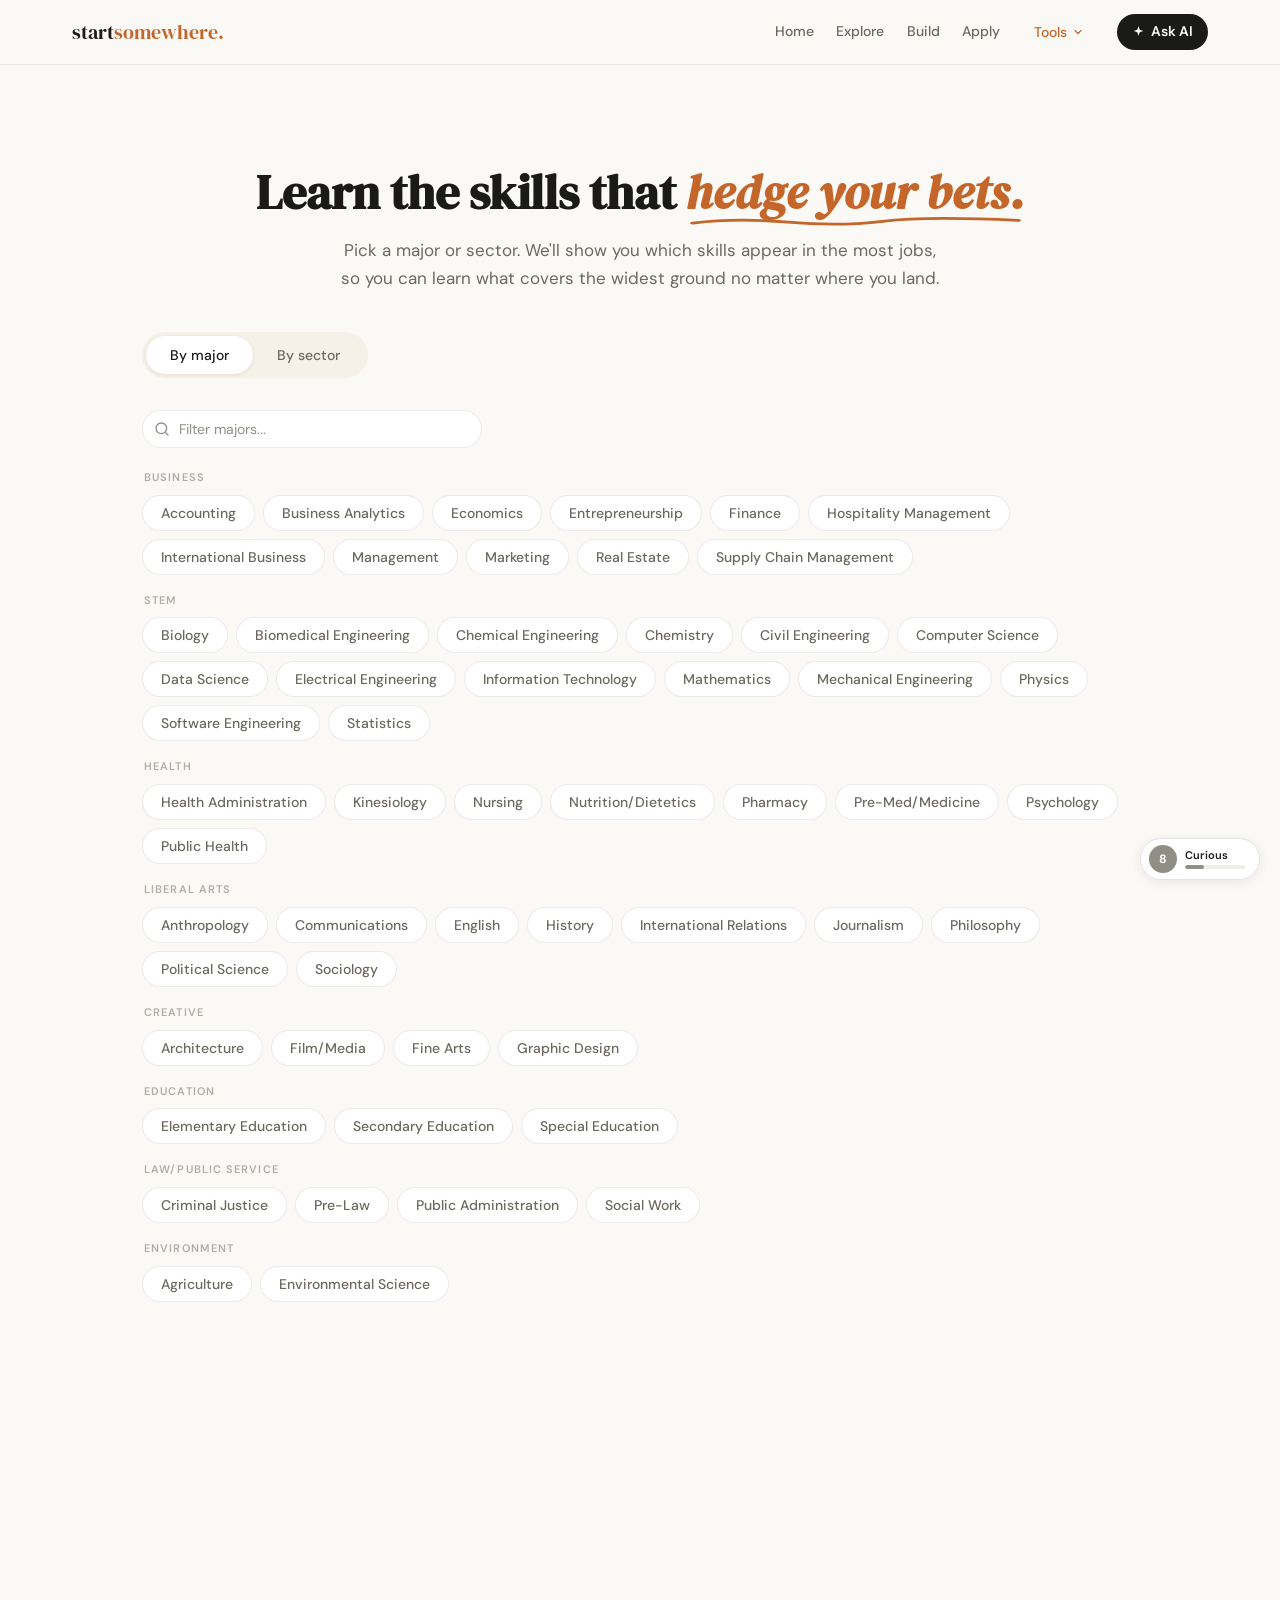
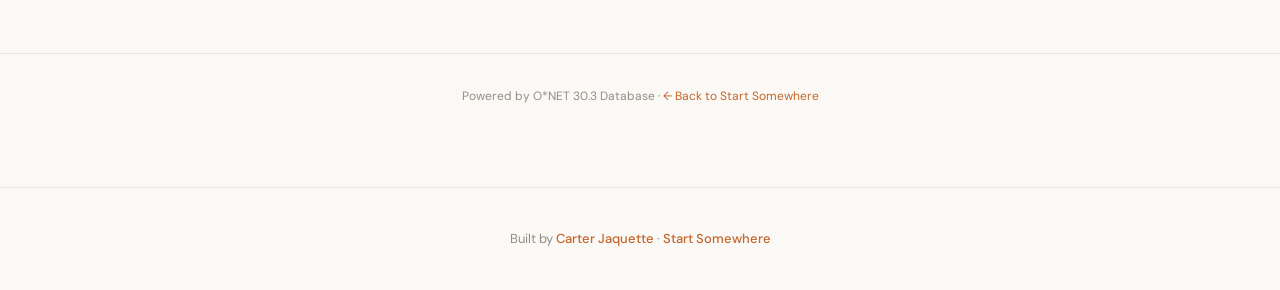
<file: skill-explorer-production.html>
<!DOCTYPE html>
<html lang="en">
<head>
<meta charset="UTF-8">
<meta name="viewport" content="width=device-width, initial-scale=1.0">
<title>Start Somewhere: Skill Hedge Explorer</title>
<link href="https://fonts.googleapis.com/css2?family=DM+Serif+Display:ital@0;1&family=DM+Sans:ital,wght@0,400;0,500;0,600;1,400&display=swap" rel="stylesheet">
<style>
nav { position: sticky; top: 0; z-index: 100; background: rgba(250,249,246,0.95); backdrop-filter: blur(20px); border-bottom: 1px solid rgba(0,0,0,0.08); }
.nav-inner { display: flex; align-items: center; justify-content: space-between; padding: 14px 2rem; max-width: 1200px; margin: 0 auto; }
.nav-logo { font-family: 'DM Serif Display', Georgia, serif; font-size: 20px; text-decoration: none; }
.nav-logo .s { color: #1A1A18; }
.nav-logo .sw { color: #C4652A; }
.nav-links { display: flex; gap: 1.75rem; align-items: center; }
.nav-links a { font-size: 14px; color: #6B6860; text-decoration: none; font-weight: 500; transition: color 0.2s; }
.nav-links a:hover { color: #1A1A18; }
.nav-links a.active { color: #C4652A; font-weight: 600; }
:root {
  --bg: #FAF9F6;
  --bg-warm: #F5F0E8;
  --bg-card: #FFFFFF;
  --text: #1A1A18;
  --text-muted: #6B6860;
  --text-soft: #918E85;
  --accent: #C4652A;
  --accent-light: #FAECE7;
  --accent-hover: #A8521F;
  --teal: #1D9E75;
  --teal-light: #E1F5EE;
  --purple: #534AB7;
  --purple-light: #EEEDFE;
  --blue: #2E6BC6;
  --blue-light: #E6F1FB;
  --border: rgba(0,0,0,0.08);
  --serif: 'DM Serif Display', Georgia, serif;
  --sans: 'DM Sans', -apple-system, sans-serif;
  --radius: 12px;
  --radius-sm: 8px;
}

* { margin: 0; padding: 0; box-sizing: border-box; }
html { scroll-behavior: smooth; }
body { font-family: var(--sans); background: var(--bg); color: var(--text); line-height: 1.7; }

/* NAV */

.nav-tabs { display: flex; gap: 0; height: 100%; align-items: stretch; }
.nav-tab {
  display: flex; align-items: center; padding: 0 1.25rem;
  font-size: 14px; font-weight: 500; color: var(--text-muted);
  text-decoration: none; border-bottom: 2px solid transparent;
  transition: all 0.2s; cursor: pointer;
}
.nav-tab:hover { color: var(--text); }
.nav-tab.active { color: var(--accent); border-bottom-color: var(--accent); }

/* HEADER */
.page-header {
  padding: 100px 2rem 40px; text-align: center;
}
.page-header h1 {
  font-family: var(--serif); font-size: clamp(32px, 5vw, 48px);
  line-height: 1.15; margin-bottom: 1rem;
}
.page-header h1 em { font-style: italic; color: var(--accent); }
.page-header p {
  font-size: 17px; color: var(--text-muted); max-width: 600px;
  margin: 0 auto; line-height: 1.65;
}

/* EXPLORER */
.explorer { max-width: 1060px; margin: 0 auto; padding: 0 2rem 4rem; }

/* MODE TOGGLE */
.mode-toggle {
  display: flex; gap: 0; margin-bottom: 2rem;
  background: var(--bg-warm); border-radius: 999px; padding: 4px;
  width: fit-content;
}
.mode-btn {
  padding: 10px 24px; border-radius: 999px; border: none;
  font-family: var(--sans); font-size: 14px; font-weight: 500;
  cursor: pointer; transition: all 0.2s; background: transparent;
  color: var(--text-muted);
}
.mode-btn.active {
  background: var(--bg-card); color: var(--text);
  box-shadow: 0 1px 4px rgba(0,0,0,0.08);
}

/* SEARCH */
.search-wrap {
  position: relative; margin-bottom: 1.25rem; max-width: 340px;
}
.search-input {
  width: 100%; padding: 9px 14px 9px 36px;
  border: 1.5px solid var(--border); border-radius: 999px;
  background: var(--bg-card); font-family: var(--sans);
  font-size: 14px; color: var(--text); outline: none;
  transition: border-color 0.2s;
}
.search-input::placeholder { color: var(--text-soft); }
.search-input:focus { border-color: var(--accent); }
.search-icon {
  position: absolute; left: 12px; top: 50%; transform: translateY(-50%);
  color: var(--text-soft); pointer-events: none; display: flex;
}

/* SELECTOR */
.selector-section { margin-bottom: 2rem; }
.selector-label {
  font-size: 12px; font-weight: 600; text-transform: uppercase;
  letter-spacing: 0.12em; color: var(--text-soft); margin-bottom: 0.75rem;
}

/* CATEGORY GROUPS */
.category-group { margin-bottom: 1rem; }
.category-label {
  font-size: 11px; font-weight: 600; text-transform: uppercase;
  letter-spacing: 0.1em; color: var(--text-soft); margin-bottom: 0.5rem;
  padding-left: 2px; opacity: 0.7;
}
.pill-grid { display: flex; flex-wrap: wrap; gap: 8px; }
.pill {
  padding: 8px 18px; border-radius: 999px; border: 1.5px solid var(--border);
  background: var(--bg-card); font-family: var(--sans); font-size: 14px;
  font-weight: 500; color: var(--text-muted); cursor: pointer;
  transition: all 0.2s; white-space: nowrap;
}
.pill:hover { border-color: var(--text-soft); color: var(--text); }
.pill.active { border-color: var(--accent); background: var(--accent-light); color: var(--accent); }
.pill.hidden { display: none; }
.category-group.hidden { display: none; }
.no-results {
  font-size: 14px; color: var(--text-soft); padding: 1rem 0;
  display: none;
}
.no-results.visible { display: block; }

/* RESULTS */
.results {
  display: grid; grid-template-columns: 1fr 1fr; gap: 1.5rem;
  opacity: 0; transform: translateY(12px);
  transition: opacity 0.35s ease, transform 0.35s ease;
}
.results.visible { opacity: 1; transform: translateY(0); }

/* SKILL RANKINGS */
.result-panel {
  background: var(--bg-card); border-radius: 16px; border: 1px solid var(--border);
  padding: 1.75rem; overflow: hidden;
}
.panel-header {
  display: flex; align-items: baseline; justify-content: space-between;
  margin-bottom: 1.25rem;
}
.panel-title { font-size: 16px; font-weight: 600; }
.panel-subtitle { font-size: 12px; color: var(--text-soft); }

.skill-row {
  display: flex; align-items: center; gap: 12px; padding: 10px 0;
  border-bottom: 1px solid rgba(0,0,0,0.04);
}
.skill-row:last-child { border-bottom: none; }
.skill-rank {
  font-family: var(--serif); font-size: 18px; color: rgba(0,0,0,0.1);
  width: 28px; text-align: right; flex-shrink: 0;
}
.skill-info { flex: 1; min-width: 0; }
.skill-name { font-size: 14px; font-weight: 600; margin-bottom: 2px; }
.skill-desc { font-size: 12px; color: var(--text-soft); line-height: 1.4; }
.skill-bar-wrap {
  width: 100%; height: 6px; background: rgba(0,0,0,0.04);
  border-radius: 3px; margin-top: 6px; overflow: hidden;
}
.skill-bar {
  height: 100%; border-radius: 3px; transition: width 0.6s ease;
}
.skill-pct {
  font-size: 13px; font-weight: 600; white-space: nowrap; flex-shrink: 0; min-width: 40px; text-align: right;
}
.skill-course {
  margin-top: 6px;
}
.skill-course a {
  display: inline-flex; flex-wrap: wrap; align-items: baseline; gap: 4px 8px;
  text-decoration: none; padding: 4px 8px; border-radius: 6px;
  background: rgba(196, 101, 42, 0.06); transition: background 0.2s;
}
.skill-course a:hover {
  background: rgba(196, 101, 42, 0.12);
}
.course-title {
  font-size: 12px; font-weight: 600; color: var(--accent);
}
.course-meta {
  font-size: 11px; color: var(--text-muted);
}

.skill-keep-going {
  margin-top: 6px;
}
.keep-going-toggle {
  cursor: pointer; font-size: 12.5px; color: #6B6860; padding: 4px 0; user-select: none;
}
.keep-going-arrow {
  display: inline-block; transition: transform 0.2s; font-size: 10px; margin-right: 4px;
}
.skill-keep-going.open .keep-going-arrow {
  transform: rotate(90deg);
}
.keep-going-list {
  display: none; padding: 8px 12px; margin-top: 4px; background: rgba(245,240,232,0.5); border-radius: 8px;
}
.skill-keep-going.open .keep-going-list {
  display: block;
}
.keep-going-item {
  display: flex; align-items: center; gap: 8px; padding: 5px 0; flex-wrap: wrap;
}
.keep-going-step {
  font-size: 11px; color: #6B6860; background: rgba(0,0,0,0.05); padding: 2px 8px; border-radius: 99px; white-space: nowrap;
}
.keep-going-item a {
  font-size: 13px; color: #1a6fb5; text-decoration: none;
}
.keep-going-item a:hover {
  text-decoration: underline;
}
.keep-going-meta {
  font-size: 12px; color: #9C9A93;
}
/* CAREER LIST */
.career-item {
  padding: 10px 0; border-bottom: 1px solid rgba(0,0,0,0.04);
  display: flex; align-items: baseline; justify-content: space-between;
  gap: 12px; text-decoration: none; color: inherit; transition: color 0.2s;
}
.career-item:hover { color: #C4652A; }
.career-item:hover .career-arrow { opacity: 1; transform: translateX(2px); }
.career-arrow { opacity: 0; font-size: 12px; margin-left: 6px; transition: all 0.2s; display: inline-block; }
.career-item:last-child { border-bottom: none; }
.career-title { font-size: 14px; font-weight: 500; }
.career-meta { font-size: 12px; color: var(--text-soft); white-space: nowrap; }

/* INSIGHT BOX */
.insight-box {
  background: var(--purple-light); border-radius: var(--radius-sm);
  padding: 1rem 1.25rem; margin-top: 1.5rem;
}
.insight-box p { font-size: 13px; color: #3C3489; line-height: 1.55; margin: 0; }
.insight-box strong { color: #26215C; }

/* HEDGE METER */
.hedge-meter { margin-top: 1.5rem; }
.hedge-label { font-size: 12px; color: var(--text-soft); margin-bottom: 6px; }
.hedge-track {
  width: 100%; height: 32px; background: rgba(0,0,0,0.03);
  border-radius: 8px; position: relative; overflow: hidden;
}
.hedge-fill {
  height: 100%; border-radius: 8px; display: flex;
  align-items: center; padding-left: 12px;
  font-size: 13px; font-weight: 600; color: white;
  transition: width 0.8s ease;
}
.hedge-caption { font-size: 12px; color: var(--text-muted); margin-top: 6px; line-height: 1.5; }

/* FOOTER */
.mini-footer {
  text-align: center; padding: 2rem; font-size: 12px; color: var(--text-soft);
  border-top: 1px solid var(--border); margin-top: 2rem;
}
.mini-footer a { color: var(--accent); text-decoration: none; }
.mini-footer a:hover { text-decoration: underline; }

@media (max-width: 768px) {
  .nav-inner { padding: 12px 1rem; }
  .nav-links { gap: 1rem; flex-wrap: wrap; }
  .results { grid-template-columns: 1fr; }
  .nav-tabs { display: none; }
  .mode-toggle { width: 100%; }
  .mode-btn { flex: 1; text-align: center; }
  .search-wrap { max-width: 100%; }
}

/* MOBILE HAMBURGER NAV */
.nav-hamburger {
  display: none; align-items: center; justify-content: center;
  width: 36px; height: 36px; cursor: pointer; border: none;
  background: transparent; padding: 0; flex-direction: column; gap: 5px;
}
.nav-hamburger span {
  display: block; width: 20px; height: 2px; background: #1A1A18;
  transition: all 0.3s; border-radius: 1px;
}
.nav-hamburger.open span:nth-child(1) { transform: translateY(7px) rotate(45deg); }
.nav-hamburger.open span:nth-child(2) { opacity: 0; }
.nav-hamburger.open span:nth-child(3) { transform: translateY(-7px) rotate(-45deg); }
.mobile-menu {
  display: none; position: fixed; top: 53px; left: 0; right: 0; bottom: 0;
  background: rgba(250,249,246,0.98); backdrop-filter: blur(20px);
  z-index: 99; padding: 2rem 1.5rem; overflow-y: auto;
}
.mobile-menu.open { display: flex; flex-direction: column; gap: 0; }
.mobile-menu a {
  display: block; padding: 14px 0; font-size: 16px; color: #6B6860;
  text-decoration: none; font-weight: 500; border-bottom: 1px solid rgba(0,0,0,0.08);
  transition: color 0.2s;
}
.mobile-menu a:hover, .mobile-menu a.active { color: #C4652A; }
@media (max-width: 768px) { .nav-hamburger { display: flex; } .nav-links { display: none !important; } }
</style>
<link rel="stylesheet" href="ss-theme.css">
<script src="ss-ui.js" defer></script>
</head>
<body>

<nav>
  <div class="nav-inner">
    <a href="start-somewhere.html" class="nav-logo"><span class="s">start</span><span class="sw">somewhere.</span></a>
    <button class="nav-hamburger" id="navHamburger" onclick="toggleMobileMenu()"><span></span><span></span><span></span></button>
    <div class="nav-links">
      <a href="start-somewhere.html">Home</a>
      <a href="explore.html">Explore</a>
      <a href="build.html">Build</a>
      <a href="apply.html">Apply</a>
      <div class="nav-tools">
        <button class="nav-tools-btn active" type="button" aria-haspopup="true" aria-expanded="false">Tools <svg class="chev" width="12" height="12" viewBox="0 0 24 24" fill="none" stroke="currentColor" stroke-width="2.2" stroke-linecap="round" stroke-linejoin="round"><path d="M6 9l6 6 6-6"/></svg></button>
        <div class="nav-tools-menu" role="menu">
          <a href="skill-explorer-production.html" class="active" role="menuitem"><svg width="16" height="16" viewBox="0 0 24 24" fill="none" stroke="currentColor" stroke-width="1.5" stroke-linecap="round" stroke-linejoin="round"><circle cx="11" cy="11" r="7"/><path d="M21 21l-4.3-4.3"/></svg>Skill Explorer</a>
          <a href="job-analyzer.html" role="menuitem"><svg width="16" height="16" viewBox="0 0 24 24" fill="none" stroke="currentColor" stroke-width="1.5" stroke-linecap="round" stroke-linejoin="round"><path d="M14 2H6a2 2 0 0 0-2 2v16a2 2 0 0 0 2 2h12a2 2 0 0 0 2-2V8z"/><path d="M14 2v6h6"/><path d="M9 13h6M9 17h4"/></svg>Job Analyzer</a>
          <a href="skill-roulette.html" role="menuitem"><svg width="16" height="16" viewBox="0 0 24 24" fill="none" stroke="currentColor" stroke-width="1.5" stroke-linecap="round" stroke-linejoin="round"><path d="M16 3h5v5"/><path d="M4 20L21 3"/><path d="M21 16v5h-5"/><path d="M15 15l6 6"/><path d="M4 4l5 5"/></svg>Skill Roulette</a>
          <a href="skill-sprints.html" role="menuitem"><svg width="16" height="16" viewBox="0 0 24 24" fill="none" stroke="currentColor" stroke-width="1.5" stroke-linecap="round" stroke-linejoin="round"><circle cx="12" cy="13" r="8"/><path d="M12 9v4l2.5 2.5"/><path d="M9 2h6"/></svg>Skill Sprints</a>
          <a href="skill-map.html" role="menuitem"><svg width="16" height="16" viewBox="0 0 24 24" fill="none" stroke="currentColor" stroke-width="1.5" stroke-linecap="round" stroke-linejoin="round"><circle cx="5" cy="6" r="2.2"/><circle cx="19" cy="6" r="2.2"/><circle cx="12" cy="18" r="2.2"/><path d="M7 7.4L10.4 16M17 7.4L13.6 16M7.2 6h9.6"/></svg>Skill Map</a>
        </div>
      </div>
      <a href="ask.html" class="nav-cta"><svg width="13" height="13" viewBox="0 0 24 24" fill="currentColor"><path d="M12 2l1.9 5.7a2 2 0 0 0 1.3 1.3L21 11l-5.8 2a2 2 0 0 0-1.3 1.3L12 20l-1.9-5.7a2 2 0 0 0-1.3-1.3L3 11l5.8-2a2 2 0 0 0 1.3-1.3z"/></svg>Ask AI</a>
    </div>
  </div>
</nav>
<div class="mobile-menu" id="mobileMenu">
  <a href="start-somewhere.html">Home</a>
  <a href="explore.html">Explore</a>
  <a href="build.html">Build</a>
  <a href="apply.html">Apply</a>
  <a href="skill-explorer-production.html" class="active">Skill Explorer</a>
  <a href="job-analyzer.html">Job Analyzer</a>
  <a href="ask.html">Ask AI</a>  <a href="skill-roulette.html">Skill Roulette</a>
  <a href="skill-sprints.html">Skill Sprints</a>
  <a href="skill-map.html">Skill Map</a>
</div>

<div class="page-header">
  <h1>Learn the skills that <span class="squig"><em>hedge your bets.</em><svg viewBox="0 0 200 12" preserveAspectRatio="none" aria-hidden="true"><path d="M4 8 Q 30 2, 60 7 T 116 6 T 196 5"/></svg></span></h1>
  <p>Pick a major or sector. We'll show you which skills appear in the most jobs, so you can learn what covers the widest ground no matter where you land.</p>
</div>

<div class="explorer">
  <!-- MODE TOGGLE -->
  <div class="mode-toggle">
    <button class="mode-btn active" onclick="setMode('majors')">By major</button>
    <button class="mode-btn" onclick="setMode('sectors')">By sector</button>
  </div>

  <!-- SEARCH -->
  <div class="search-wrap">
    <svg class="search-icon" width="16" height="16" viewBox="0 0 24 24" fill="none" stroke="currentColor" stroke-width="2" stroke-linecap="round" stroke-linejoin="round"><circle cx="11" cy="11" r="8"/><line x1="21" y1="21" x2="16.65" y2="16.65"/></svg>
    <input class="search-input" id="search-input" type="text" placeholder="Filter majors..." oninput="onSearch(this.value)">
  </div>

  <!-- SELECTOR -->
  <div class="selector-section" id="selector-section"></div>

  <!-- NO RESULTS -->
  <div class="no-results" id="no-results">No matches found.</div>

  <!-- RESULTS -->
  <div class="results" id="results">
    <!-- Left: Skill Rankings -->
    <div class="result-panel">
      <div class="panel-header">
        <div class="panel-title" id="skills-title">Top skills</div>
        <div class="panel-subtitle">by job coverage</div>
      </div>
      <div id="skills-list"></div>

      <div class="hedge-meter" id="hedge-meter">
        <div class="hedge-label">If you learn the top 3 skills:</div>
        <div class="hedge-track">
          <div class="hedge-fill" id="hedge-fill" style="width: 0%"></div>
        </div>
        <div class="hedge-caption" id="hedge-caption"></div>
      </div>

      <div class="insight-box" id="insight-box">
        <p id="insight-text"></p>
      </div>
    </div>

    <!-- Right: Career List -->
    <div class="result-panel">
      <div class="panel-header">
        <div class="panel-title" id="careers-title">Careers</div>
        <div class="panel-subtitle" id="careers-count"></div>
      </div>
      <div id="careers-list"></div>
    </div>
  </div>
</div>

<div class="mini-footer">
  Powered by O*NET 30.3 Database &middot; <a href="start-somewhere.html">&larr; Back to Start Somewhere</a>
</div>

<script>
const DATA = {"majors":{"Accounting":{"category":"Business","skills":[{"name":"Economics and Accounting","desc":"Financial principles, markets, banking, and cost analysis","pct":62,"color":"var(--accent)"},{"name":"Administration and Management","desc":"Business strategy, planning, resource allocation, and leadership","pct":25,"color":"var(--accent)"},{"name":"Mathematics","desc":"Arithmetic, algebra, geometry, calculus, statistics, and their applications","pct":12,"color":"var(--accent)"},{"name":"Reading Comprehension","desc":"Understanding written documents, reports, and procedures","pct":50,"color":"var(--teal)"},{"name":"Customer and Personal Service","desc":"Meeting client needs, quality standards, and satisfaction","pct":38,"color":"var(--teal)"},{"name":"Critical Thinking","desc":"Using logic and reasoning to evaluate options and decisions","pct":38,"color":"var(--blue)"},{"name":"English Language","desc":"Grammar, composition, and language structure for communication","pct":25,"color":"var(--blue)"},{"name":"Active Listening","desc":"Fully concentrating on what others say to understand their needs","pct":38,"color":"var(--purple)"},{"name":"Speaking","desc":"Talking to others clearly and effectively to convey information","pct":38,"color":"var(--purple)"},{"name":"Writing","desc":"Communicating effectively through written documents and reports","pct":25,"color":"var(--purple)"}],"careers":[{"title":"Accountants and Auditors","salary":"$60K\u2013$110K"},{"title":"Tax Preparers","salary":"$40K\u2013$70K"},{"title":"Credit Analysts","salary":"$60K\u2013$110K"},{"title":"Budget Analysts","salary":"$55K\u2013$95K"},{"title":"Management Analysts","salary":"$60K\u2013$110K"},{"title":"Financial Managers","salary":"$90K\u2013$160K"},{"title":"Bookkeeping, Accounting, and Auditing Clerks","salary":"$35K\u2013$55K"},{"title":"Financial Examiners","salary":"$55K\u2013$95K"}],"hedgePct":75,"hedgeColor":"var(--teal)","insight":"<strong>Economics and Accounting + Administration and Management + Mathematics</strong> cover 75% of roles in this field. That's strong foundational coverage. Adding Reading Comprehension pushes you into even more territory."},"Finance":{"category":"Business","skills":[{"name":"Economics and Accounting","desc":"Financial principles, markets, banking, and cost analysis","pct":71,"color":"var(--accent)"},{"name":"Administration and Management","desc":"Business strategy, planning, resource allocation, and leadership","pct":14,"color":"var(--accent)"},{"name":"Mathematics","desc":"Arithmetic, algebra, geometry, calculus, statistics, and their applications","pct":14,"color":"var(--accent)"},{"name":"Customer and Personal Service","desc":"Meeting client needs, quality standards, and satisfaction","pct":57,"color":"var(--teal)"},{"name":"Reading Comprehension","desc":"Understanding written documents, reports, and procedures","pct":57,"color":"var(--teal)"},{"name":"Active Listening","desc":"Fully concentrating on what others say to understand their needs","pct":57,"color":"var(--blue)"},{"name":"Critical Thinking","desc":"Using logic and reasoning to evaluate options and decisions","pct":43,"color":"var(--blue)"},{"name":"Speaking","desc":"Talking to others clearly and effectively to convey information","pct":43,"color":"var(--purple)"},{"name":"English Language","desc":"Grammar, composition, and language structure for communication","pct":29,"color":"var(--purple)"},{"name":"Writing","desc":"Communicating effectively through written documents and reports","pct":14,"color":"var(--purple)"}],"careers":[{"title":"Personal Financial Advisors","salary":"$65K\u2013$130K"},{"title":"Financial Examiners","salary":"$55K\u2013$95K"},{"title":"Credit Analysts","salary":"$60K\u2013$110K"},{"title":"Financial Managers","salary":"$90K\u2013$160K"},{"title":"Securities, Commodities, and Financial Services Sales Agents","salary":"$50K\u2013$95K"},{"title":"Claims Adjusters, Examiners, and Investigators","salary":"$50K\u2013$90K"},{"title":"Budget Analysts","salary":"$55K\u2013$95K"}],"hedgePct":71,"hedgeColor":"var(--accent)","insight":"<strong>Economics and Accounting + Administration and Management + Mathematics</strong> cover 71% of roles in this field. That's strong foundational coverage. Adding Customer and Personal Service pushes you into even more territory."},"Marketing":{"category":"Business","skills":[{"name":"Sales and Marketing","desc":"Product promotion, sales strategy, and consumer behavior","pct":62,"color":"var(--accent)"},{"name":"Communications and Media","desc":"Media production, communication methods, and dissemination techniques","pct":38,"color":"var(--accent)"},{"name":"Administration and Management","desc":"Business strategy, planning, resource allocation, and leadership","pct":38,"color":"var(--accent)"},{"name":"English Language","desc":"Grammar, composition, and language structure for communication","pct":75,"color":"var(--teal)"},{"name":"Computers and Electronics","desc":"Software, hardware, programming, and systems design","pct":25,"color":"var(--teal)"},{"name":"Fine Arts","desc":"Theory and techniques for music, dance, visual arts, and drama","pct":12,"color":"var(--blue)"},{"name":"Design","desc":"Design techniques, tools, and principles for plans and drawings","pct":12,"color":"var(--blue)"},{"name":"Negotiation","desc":"Bringing others together and trying to reconcile differences","pct":12,"color":"var(--purple)"},{"name":"Management of Personnel Resources","desc":"Motivating, developing, and directing people as they work","pct":12,"color":"var(--purple)"},{"name":"Mathematics","desc":"Arithmetic, algebra, geometry, calculus, statistics, and their applications","pct":12,"color":"var(--purple)"}],"careers":[{"title":"Marketing Managers","salary":"$80K\u2013$160K"},{"title":"Sales Managers","salary":"$75K\u2013$140K"},{"title":"Market Research Analysts and Marketing Specialists","salary":"$55K\u2013$95K"},{"title":"Public Relations Specialists","salary":"$50K\u2013$90K"},{"title":"Search Marketing Strategists","salary":"$50K\u2013$90K"},{"title":"Advertising and Promotions Managers","salary":"$80K\u2013$150K"},{"title":"Graphic Designers","salary":"$50K\u2013$90K"},{"title":"First-Line Supervisors of Non-Retail Sales Workers","salary":"$45K\u2013$80K"}],"hedgePct":88,"hedgeColor":"var(--teal)","insight":"<strong>Sales and Marketing + Communications and Media + Administration and Management</strong> cover 88% of career paths in this field. Master these three and you're competitive nearly everywhere \u2014 then specialize based on what excites you most."},"Management":{"category":"Business","skills":[{"name":"Administration and Management","desc":"Business strategy, planning, resource allocation, and leadership","pct":88,"color":"var(--accent)"},{"name":"Personnel and Human Resources","desc":"Recruiting, hiring, training, compensation, and labor relations","pct":38,"color":"var(--accent)"},{"name":"Customer and Personal Service","desc":"Meeting client needs, quality standards, and satisfaction","pct":62,"color":"var(--accent)"},{"name":"Management of Personnel Resources","desc":"Motivating, developing, and directing people as they work","pct":38,"color":"var(--teal)"},{"name":"Economics and Accounting","desc":"Financial principles, markets, banking, and cost analysis","pct":25,"color":"var(--teal)"},{"name":"Reading Comprehension","desc":"Understanding written documents, reports, and procedures","pct":75,"color":"var(--blue)"},{"name":"Time Management","desc":"Managing one's own time and the time of others","pct":50,"color":"var(--blue)"},{"name":"Coordination","desc":"Adjusting actions in relation to others' actions","pct":38,"color":"var(--purple)"},{"name":"Judgment and Decision Making","desc":"Weighing costs, benefits, and risks to make smart calls","pct":38,"color":"var(--purple)"},{"name":"Management of Financial Resources","desc":"Determining how money will be spent and accounting for it","pct":12,"color":"var(--purple)"}],"careers":[{"title":"General and Operations Managers","salary":"$80K\u2013$160K"},{"title":"Facilities Managers","salary":"$60K\u2013$110K"},{"title":"Financial Managers","salary":"$90K\u2013$160K"},{"title":"Chief Executives","salary":"$100K\u2013$200K+"},{"title":"Human Resources Managers","salary":"$75K\u2013$130K"},{"title":"Administrative Services Managers","salary":"$65K\u2013$115K"},{"title":"Human Resources Specialists","salary":"$55K\u2013$100K"},{"title":"Construction Managers","salary":"$65K\u2013$120K"}],"hedgePct":100,"hedgeColor":"var(--teal)","insight":"<strong>Administration and Management + Personnel and Human Resources + Customer and Personal Service</strong> cover 100% of career paths in this field. Master these three and you're competitive nearly everywhere \u2014 then specialize based on what excites you most."},"Economics":{"category":"Business","skills":[{"name":"Economics and Accounting","desc":"Financial principles, markets, banking, and cost analysis","pct":67,"color":"var(--accent)"},{"name":"Mathematics","desc":"Arithmetic, algebra, geometry, calculus, statistics, and their applications","pct":44,"color":"var(--accent)"},{"name":"Reading Comprehension","desc":"Understanding written documents, reports, and procedures","pct":100,"color":"var(--accent)"},{"name":"Writing","desc":"Communicating effectively through written documents and reports","pct":67,"color":"var(--teal)"},{"name":"Education and Training","desc":"Curriculum design, teaching methods, and learning assessment","pct":22,"color":"var(--teal)"},{"name":"Administration and Management","desc":"Business strategy, planning, resource allocation, and leadership","pct":22,"color":"var(--blue)"},{"name":"Sociology and Anthropology","desc":"Group behavior, social structures, and cultural dynamics","pct":11,"color":"var(--blue)"},{"name":"Computers and Electronics","desc":"Software, hardware, programming, and systems design","pct":11,"color":"var(--purple)"},{"name":"Instructing","desc":"Teaching others how to do something","pct":11,"color":"var(--purple)"},{"name":"Active Learning","desc":"Understanding new information for current and future problem-solving","pct":11,"color":"var(--purple)"}],"careers":[{"title":"Economists","salary":"$70K\u2013$120K"},{"title":"Personal Financial Advisors","salary":"$65K\u2013$130K"},{"title":"Statisticians","salary":"$70K\u2013$120K"},{"title":"Environmental Economists","salary":"$50K\u2013$90K"},{"title":"Financial Examiners","salary":"$55K\u2013$95K"},{"title":"Economics Teachers, Postsecondary","salary":"$50K\u2013$90K"},{"title":"Management Analysts","salary":"$60K\u2013$110K"},{"title":"Financial Managers","salary":"$90K\u2013$160K"},{"title":"Sociologists","salary":"$55K\u2013$90K"}],"hedgePct":100,"hedgeColor":"var(--teal)","insight":"<strong>Economics and Accounting + Mathematics + Reading Comprehension</strong> cover 100% of career paths in this field. Master these three and you're competitive nearly everywhere \u2014 then specialize based on what excites you most."},"Entrepreneurship":{"category":"Business","skills":[{"name":"Administration and Management","desc":"Business strategy, planning, resource allocation, and leadership","pct":67,"color":"var(--accent)"},{"name":"Sales and Marketing","desc":"Product promotion, sales strategy, and consumer behavior","pct":33,"color":"var(--accent)"},{"name":"Customer and Personal Service","desc":"Meeting client needs, quality standards, and satisfaction","pct":67,"color":"var(--accent)"},{"name":"Personnel and Human Resources","desc":"Recruiting, hiring, training, compensation, and labor relations","pct":22,"color":"var(--teal)"},{"name":"Economics and Accounting","desc":"Financial principles, markets, banking, and cost analysis","pct":22,"color":"var(--teal)"},{"name":"Management of Personnel Resources","desc":"Motivating, developing, and directing people as they work","pct":33,"color":"var(--blue)"},{"name":"Negotiation","desc":"Bringing others together and trying to reconcile differences","pct":22,"color":"var(--blue)"},{"name":"Mathematics","desc":"Arithmetic, algebra, geometry, calculus, statistics, and their applications","pct":22,"color":"var(--purple)"},{"name":"Management of Financial Resources","desc":"Determining how money will be spent and accounting for it","pct":11,"color":"var(--purple)"},{"name":"Management of Material Resources","desc":"Obtaining and managing the appropriate use of resources","pct":11,"color":"var(--purple)"}],"careers":[{"title":"Chief Executives","salary":"$100K\u2013$200K+"},{"title":"General and Operations Managers","salary":"$80K\u2013$160K"},{"title":"Marketing Managers","salary":"$80K\u2013$160K"},{"title":"Financial Managers","salary":"$90K\u2013$160K"},{"title":"Construction Managers","salary":"$65K\u2013$120K"},{"title":"Market Research Analysts and Marketing Specialists","salary":"$55K\u2013$95K"},{"title":"First-Line Supervisors of Non-Retail Sales Workers","salary":"$45K\u2013$80K"},{"title":"Sales Managers","salary":"$75K\u2013$140K"},{"title":"Human Resources Specialists","salary":"$55K\u2013$100K"}],"hedgePct":89,"hedgeColor":"var(--teal)","insight":"<strong>Administration and Management + Sales and Marketing + Customer and Personal Service</strong> cover 89% of career paths in this field. Master these three and you're competitive nearly everywhere \u2014 then specialize based on what excites you most."},"Supply Chain Management":{"category":"Business","skills":[{"name":"Transportation","desc":"Moving people or goods by road, rail, air, or water","pct":50,"color":"var(--accent)"},{"name":"Administration and Management","desc":"Business strategy, planning, resource allocation, and leadership","pct":33,"color":"var(--accent)"},{"name":"Production and Processing","desc":"Manufacturing inputs, outputs, quality control, and costs","pct":17,"color":"var(--accent)"},{"name":"English Language","desc":"Grammar, composition, and language structure for communication","pct":33,"color":"var(--teal)"},{"name":"Coordination","desc":"Adjusting actions in relation to others' actions","pct":17,"color":"var(--teal)"},{"name":"Time Management","desc":"Managing one's own time and the time of others","pct":17,"color":"var(--blue)"},{"name":"Monitoring","desc":"Assessing performance of yourself, others, or organizations","pct":17,"color":"var(--blue)"},{"name":"Speaking","desc":"Talking to others clearly and effectively to convey information","pct":17,"color":"var(--purple)"},{"name":"Reading Comprehension","desc":"Understanding written documents, reports, and procedures","pct":17,"color":"var(--purple)"},{"name":"Judgment and Decision Making","desc":"Weighing costs, benefits, and risks to make smart calls","pct":17,"color":"var(--purple)"}],"careers":[{"title":"Transportation, Storage, and Distribution Managers","salary":"$65K\u2013$120K"},{"title":"Logisticians","salary":"$55K\u2013$100K"},{"title":"Shipping, Receiving, and Inventory Clerks","salary":"$50K\u2013$90K"},{"title":"Supply Chain Managers","salary":"$50K\u2013$90K"},{"title":"Production, Planning, and Expediting Clerks","salary":"$50K\u2013$90K"},{"title":"First-Line Supervisors of Helpers, Laborers, and Material Movers, Hand","salary":"$45K\u2013$75K"}],"hedgePct":67,"hedgeColor":"var(--accent)","insight":"This field rewards specialization. <strong>Transportation + Administration and Management + Production and Processing</strong> get you to 67% coverage, but the remaining roles require more targeted skills. Pick a lane early and go deep."},"International Business":{"category":"Business","skills":[{"name":"Administration and Management","desc":"Business strategy, planning, resource allocation, and leadership","pct":50,"color":"var(--accent)"},{"name":"Sales and Marketing","desc":"Product promotion, sales strategy, and consumer behavior","pct":38,"color":"var(--accent)"},{"name":"Customer and Personal Service","desc":"Meeting client needs, quality standards, and satisfaction","pct":50,"color":"var(--accent)"},{"name":"Transportation","desc":"Moving people or goods by road, rail, air, or water","pct":25,"color":"var(--teal)"},{"name":"Economics and Accounting","desc":"Financial principles, markets, banking, and cost analysis","pct":12,"color":"var(--teal)"},{"name":"Personnel and Human Resources","desc":"Recruiting, hiring, training, compensation, and labor relations","pct":12,"color":"var(--blue)"},{"name":"Mathematics","desc":"Arithmetic, algebra, geometry, calculus, statistics, and their applications","pct":12,"color":"var(--blue)"},{"name":"English Language","desc":"Grammar, composition, and language structure for communication","pct":50,"color":"var(--purple)"},{"name":"Reading Comprehension","desc":"Understanding written documents, reports, and procedures","pct":50,"color":"var(--purple)"},{"name":"Speaking","desc":"Talking to others clearly and effectively to convey information","pct":50,"color":"var(--purple)"}],"careers":[{"title":"General and Operations Managers","salary":"$80K\u2013$160K"},{"title":"Marketing Managers","salary":"$80K\u2013$160K"},{"title":"Market Research Analysts and Marketing Specialists","salary":"$55K\u2013$95K"},{"title":"Logisticians","salary":"$55K\u2013$100K"},{"title":"Financial Managers","salary":"$90K\u2013$160K"},{"title":"Transportation, Storage, and Distribution Managers","salary":"$65K\u2013$120K"},{"title":"Sales Representatives, Wholesale and Manufacturing, Except Technical and Scientific Products","salary":"$55K\u2013$100K"},{"title":"Human Resources Specialists","salary":"$55K\u2013$100K"}],"hedgePct":75,"hedgeColor":"var(--teal)","insight":"<strong>Administration and Management + Sales and Marketing + Customer and Personal Service</strong> cover 75% of roles in this field. That's strong foundational coverage. Adding Transportation pushes you into even more territory."},"Business Analytics":{"category":"Business","skills":[{"name":"Computers and Electronics","desc":"Software, hardware, programming, and systems design","pct":62,"color":"var(--accent)"},{"name":"Mathematics","desc":"Arithmetic, algebra, geometry, calculus, statistics, and their applications","pct":50,"color":"var(--accent)"},{"name":"Complex Problem Solving","desc":"Identifying tough problems and developing creative solutions","pct":38,"color":"var(--accent)"},{"name":"Judgment and Decision Making","desc":"Weighing costs, benefits, and risks to make smart calls","pct":38,"color":"var(--teal)"},{"name":"Sales and Marketing","desc":"Product promotion, sales strategy, and consumer behavior","pct":12,"color":"var(--teal)"},{"name":"Administration and Management","desc":"Business strategy, planning, resource allocation, and leadership","pct":12,"color":"var(--blue)"},{"name":"Science","desc":"Using scientific rules and methods to solve problems","pct":12,"color":"var(--blue)"},{"name":"Writing","desc":"Communicating effectively through written documents and reports","pct":25,"color":"var(--purple)"},{"name":"Reading Comprehension","desc":"Understanding written documents, reports, and procedures","pct":75,"color":"var(--purple)"},{"name":"Critical Thinking","desc":"Using logic and reasoning to evaluate options and decisions","pct":75,"color":"var(--purple)"}],"careers":[{"title":"Management Analysts","salary":"$60K\u2013$110K"},{"title":"Statisticians","salary":"$70K\u2013$120K"},{"title":"Market Research Analysts and Marketing Specialists","salary":"$55K\u2013$95K"},{"title":"Computer Systems Analysts","salary":"$70K\u2013$120K"},{"title":"Computer and Information Research Scientists","salary":"$75K\u2013$130K"},{"title":"Business Intelligence Analysts","salary":"$50K\u2013$90K"},{"title":"Computer and Information Systems Managers","salary":"$95K\u2013$170K"},{"title":"Biostatisticians","salary":"$50K\u2013$90K"}],"hedgePct":100,"hedgeColor":"var(--teal)","insight":"<strong>Computers and Electronics + Mathematics + Complex Problem Solving</strong> cover 100% of career paths in this field. Master these three and you're competitive nearly everywhere \u2014 then specialize based on what excites you most."},"Hospitality Management":{"category":"Business","skills":[{"name":"Administration and Management","desc":"Business strategy, planning, resource allocation, and leadership","pct":50,"color":"var(--accent)"},{"name":"Customer and Personal Service","desc":"Meeting client needs, quality standards, and satisfaction","pct":88,"color":"var(--accent)"},{"name":"Management of Personnel Resources","desc":"Motivating, developing, and directing people as they work","pct":38,"color":"var(--accent)"},{"name":"Economics and Accounting","desc":"Financial principles, markets, banking, and cost analysis","pct":12,"color":"var(--teal)"},{"name":"Food Production","desc":"Growing, harvesting, and processing food products","pct":12,"color":"var(--teal)"},{"name":"Sales and Marketing","desc":"Product promotion, sales strategy, and consumer behavior","pct":12,"color":"var(--blue)"},{"name":"Personnel and Human Resources","desc":"Recruiting, hiring, training, compensation, and labor relations","pct":12,"color":"var(--blue)"},{"name":"Administrative","desc":"Core competency in administrative","pct":12,"color":"var(--purple)"},{"name":"Monitoring","desc":"Assessing performance of yourself, others, or organizations","pct":38,"color":"var(--purple)"},{"name":"Production and Processing","desc":"Manufacturing inputs, outputs, quality control, and costs","pct":12,"color":"var(--purple)"}],"careers":[{"title":"Lodging Managers","salary":"$55K\u2013$100K"},{"title":"General and Operations Managers","salary":"$80K\u2013$160K"},{"title":"First-Line Supervisors of Food Preparation and Serving Workers","salary":"$50K\u2013$90K"},{"title":"Food Service Managers","salary":"$50K\u2013$90K"},{"title":"Financial Managers","salary":"$90K\u2013$160K"},{"title":"First-Line Supervisors of Non-Retail Sales Workers","salary":"$45K\u2013$80K"},{"title":"Chefs and Head Cooks","salary":"$50K\u2013$90K"},{"title":"Meeting, Convention, and Event Planners","salary":"$50K\u2013$85K"}],"hedgePct":88,"hedgeColor":"var(--teal)","insight":"<strong>Administration and Management + Customer and Personal Service + Management of Personnel Resources</strong> cover 88% of career paths in this field. Master these three and you're competitive nearly everywhere \u2014 then specialize based on what excites you most."},"Real Estate":{"category":"Business","skills":[{"name":"Sales and Marketing","desc":"Product promotion, sales strategy, and consumer behavior","pct":40,"color":"var(--accent)"},{"name":"Administration and Management","desc":"Business strategy, planning, resource allocation, and leadership","pct":40,"color":"var(--accent)"},{"name":"Customer and Personal Service","desc":"Meeting client needs, quality standards, and satisfaction","pct":80,"color":"var(--accent)"},{"name":"Economics and Accounting","desc":"Financial principles, markets, banking, and cost analysis","pct":20,"color":"var(--teal)"},{"name":"Law and Government","desc":"Laws, regulations, court procedures, and government processes","pct":20,"color":"var(--teal)"},{"name":"English Language","desc":"Grammar, composition, and language structure for communication","pct":80,"color":"var(--blue)"},{"name":"Speaking","desc":"Talking to others clearly and effectively to convey information","pct":80,"color":"var(--blue)"},{"name":"Active Listening","desc":"Fully concentrating on what others say to understand their needs","pct":40,"color":"var(--purple)"},{"name":"Reading Comprehension","desc":"Understanding written documents, reports, and procedures","pct":20,"color":"var(--purple)"},{"name":"Monitoring","desc":"Assessing performance of yourself, others, or organizations","pct":20,"color":"var(--purple)"}],"careers":[{"title":"Real Estate Sales Agents","salary":"$50K\u2013$90K"},{"title":"Property, Real Estate, and Community Association Managers","salary":"$60K\u2013$110K"},{"title":"Real Estate Brokers","salary":"$50K\u2013$90K"},{"title":"Appraisers and Assessors of Real Estate","salary":"$55K\u2013$95K"},{"title":"General and Operations Managers","salary":"$80K\u2013$160K"}],"hedgePct":80,"hedgeColor":"var(--teal)","insight":"<strong>Sales and Marketing + Administration and Management + Customer and Personal Service</strong> cover 80% of roles in this field. That's strong foundational coverage. Adding Economics and Accounting pushes you into even more territory."},"Computer Science":{"category":"STEM","skills":[{"name":"Computers and Electronics","desc":"Software, hardware, programming, and systems design","pct":100,"color":"var(--accent)"},{"name":"Programming","desc":"Writing code, debugging, and building software applications","pct":20,"color":"var(--accent)"},{"name":"Mathematics","desc":"Arithmetic, algebra, geometry, calculus, statistics, and their applications","pct":10,"color":"var(--accent)"},{"name":"Reading Comprehension","desc":"Understanding written documents, reports, and procedures","pct":40,"color":"var(--teal)"},{"name":"Critical Thinking","desc":"Using logic and reasoning to evaluate options and decisions","pct":30,"color":"var(--teal)"},{"name":"Active Listening","desc":"Fully concentrating on what others say to understand their needs","pct":30,"color":"var(--blue)"},{"name":"Customer and Personal Service","desc":"Meeting client needs, quality standards, and satisfaction","pct":20,"color":"var(--blue)"},{"name":"English Language","desc":"Grammar, composition, and language structure for communication","pct":20,"color":"var(--purple)"},{"name":"Speaking","desc":"Talking to others clearly and effectively to convey information","pct":20,"color":"var(--purple)"},{"name":"Complex Problem Solving","desc":"Identifying tough problems and developing creative solutions","pct":10,"color":"var(--purple)"}],"careers":[{"title":"Software Developers","salary":"$90K\u2013$160K"},{"title":"Computer Systems Analysts","salary":"$70K\u2013$120K"},{"title":"Computer and Information Research Scientists","salary":"$75K\u2013$130K"},{"title":"Network and Computer Systems Administrators","salary":"$80K\u2013$140K"},{"title":"Database Architects","salary":"$60K\u2013$110K"},{"title":"Computer User Support Specialists","salary":"$60K\u2013$100K"},{"title":"Computer Programmers","salary":"$70K\u2013$120K"},{"title":"Computer Systems Engineers/Architects","salary":"$70K\u2013$110K"},{"title":"Information Security Analysts","salary":"$60K\u2013$100K"},{"title":"Computer and Information Systems Managers","salary":"$95K\u2013$170K"}],"hedgePct":100,"hedgeColor":"var(--teal)","insight":"<strong>Computers and Electronics + Programming + Mathematics</strong> cover 100% of career paths in this field. Master these three and you're competitive nearly everywhere \u2014 then specialize based on what excites you most."},"Software Engineering":{"category":"STEM","skills":[{"name":"Computers and Electronics","desc":"Software, hardware, programming, and systems design","pct":100,"color":"var(--accent)"},{"name":"Programming","desc":"Writing code, debugging, and building software applications","pct":22,"color":"var(--accent)"},{"name":"Reading Comprehension","desc":"Understanding written documents, reports, and procedures","pct":44,"color":"var(--accent)"},{"name":"Active Listening","desc":"Fully concentrating on what others say to understand their needs","pct":33,"color":"var(--teal)"},{"name":"Customer and Personal Service","desc":"Meeting client needs, quality standards, and satisfaction","pct":22,"color":"var(--teal)"},{"name":"Critical Thinking","desc":"Using logic and reasoning to evaluate options and decisions","pct":22,"color":"var(--blue)"},{"name":"Speaking","desc":"Talking to others clearly and effectively to convey information","pct":22,"color":"var(--blue)"},{"name":"English Language","desc":"Grammar, composition, and language structure for communication","pct":11,"color":"var(--purple)"},{"name":"Writing","desc":"Communicating effectively through written documents and reports","pct":0,"color":"var(--purple)"},{"name":"Mathematics","desc":"Arithmetic, algebra, geometry, calculus, statistics, and their applications","pct":0,"color":"var(--purple)"}],"careers":[{"title":"Software Developers","salary":"$90K\u2013$160K"},{"title":"Software Quality Assurance Analysts and Testers","salary":"$85K\u2013$150K"},{"title":"Web Developers","salary":"$90K\u2013$150K"},{"title":"Database Architects","salary":"$60K\u2013$110K"},{"title":"Computer Systems Engineers/Architects","salary":"$70K\u2013$110K"},{"title":"Computer User Support Specialists","salary":"$60K\u2013$100K"},{"title":"Computer Systems Analysts","salary":"$70K\u2013$120K"},{"title":"Network and Computer Systems Administrators","salary":"$80K\u2013$140K"},{"title":"Computer and Information Systems Managers","salary":"$95K\u2013$170K"}],"hedgePct":100,"hedgeColor":"var(--teal)","insight":"<strong>Computers and Electronics + Programming + Reading Comprehension</strong> cover 100% of career paths in this field. Master these three and you're competitive nearly everywhere \u2014 then specialize based on what excites you most."},"Data Science":{"category":"STEM","skills":[{"name":"Computers and Electronics","desc":"Software, hardware, programming, and systems design","pct":67,"color":"var(--accent)"},{"name":"Mathematics","desc":"Arithmetic, algebra, geometry, calculus, statistics, and their applications","pct":44,"color":"var(--accent)"},{"name":"Complex Problem Solving","desc":"Identifying tough problems and developing creative solutions","pct":44,"color":"var(--accent)"},{"name":"Programming","desc":"Writing code, debugging, and building software applications","pct":11,"color":"var(--teal)"},{"name":"Science","desc":"Using scientific rules and methods to solve problems","pct":11,"color":"var(--teal)"},{"name":"Administration and Management","desc":"Business strategy, planning, resource allocation, and leadership","pct":11,"color":"var(--blue)"},{"name":"Reading Comprehension","desc":"Understanding written documents, reports, and procedures","pct":67,"color":"var(--blue)"},{"name":"Critical Thinking","desc":"Using logic and reasoning to evaluate options and decisions","pct":56,"color":"var(--purple)"},{"name":"Speaking","desc":"Talking to others clearly and effectively to convey information","pct":44,"color":"var(--purple)"},{"name":"Judgment and Decision Making","desc":"Weighing costs, benefits, and risks to make smart calls","pct":33,"color":"var(--purple)"}],"careers":[{"title":"Business Intelligence Analysts","salary":"$50K\u2013$90K"},{"title":"Statisticians","salary":"$70K\u2013$120K"},{"title":"Biostatisticians","salary":"$50K\u2013$90K"},{"title":"Computer and Information Research Scientists","salary":"$75K\u2013$130K"},{"title":"Computer Systems Analysts","salary":"$70K\u2013$120K"},{"title":"Operations Research Analysts","salary":"$65K\u2013$115K"},{"title":"Software Developers","salary":"$90K\u2013$160K"},{"title":"Management Analysts","salary":"$60K\u2013$110K"},{"title":"Social Science Research Assistants","salary":"$40K\u2013$65K"}],"hedgePct":89,"hedgeColor":"var(--teal)","insight":"<strong>Computers and Electronics + Mathematics + Complex Problem Solving</strong> cover 89% of career paths in this field. Master these three and you're competitive nearly everywhere \u2014 then specialize based on what excites you most."},"Information Technology":{"category":"STEM","skills":[{"name":"Computers and Electronics","desc":"Software, hardware, programming, and systems design","pct":100,"color":"var(--accent)"},{"name":"Administration and Management","desc":"Business strategy, planning, resource allocation, and leadership","pct":11,"color":"var(--accent)"},{"name":"Mathematics","desc":"Arithmetic, algebra, geometry, calculus, statistics, and their applications","pct":11,"color":"var(--accent)"},{"name":"Reading Comprehension","desc":"Understanding written documents, reports, and procedures","pct":44,"color":"var(--teal)"},{"name":"Customer and Personal Service","desc":"Meeting client needs, quality standards, and satisfaction","pct":33,"color":"var(--teal)"},{"name":"Critical Thinking","desc":"Using logic and reasoning to evaluate options and decisions","pct":33,"color":"var(--blue)"},{"name":"Active Listening","desc":"Fully concentrating on what others say to understand their needs","pct":33,"color":"var(--blue)"},{"name":"English Language","desc":"Grammar, composition, and language structure for communication","pct":22,"color":"var(--purple)"},{"name":"Speaking","desc":"Talking to others clearly and effectively to convey information","pct":22,"color":"var(--purple)"},{"name":"Complex Problem Solving","desc":"Identifying tough problems and developing creative solutions","pct":11,"color":"var(--purple)"}],"careers":[{"title":"Computer User Support Specialists","salary":"$60K\u2013$100K"},{"title":"Computer Network Support Specialists","salary":"$55K\u2013$95K"},{"title":"Network and Computer Systems Administrators","salary":"$80K\u2013$140K"},{"title":"Computer Systems Analysts","salary":"$70K\u2013$120K"},{"title":"Information Security Analysts","salary":"$60K\u2013$100K"},{"title":"Database Architects","salary":"$60K\u2013$110K"},{"title":"Computer and Information Systems Managers","salary":"$95K\u2013$170K"},{"title":"Information Technology Project Managers","salary":"$60K\u2013$100K"},{"title":"Computer and Information Research Scientists","salary":"$75K\u2013$130K"}],"hedgePct":100,"hedgeColor":"var(--teal)","insight":"<strong>Computers and Electronics + Administration and Management + Mathematics</strong> cover 100% of career paths in this field. Master these three and you're competitive nearly everywhere \u2014 then specialize based on what excites you most."},"Electrical Engineering":{"category":"STEM","skills":[{"name":"Engineering and Technology","desc":"Applying engineering principles to design and build solutions","pct":78,"color":"var(--accent)"},{"name":"Computers and Electronics","desc":"Software, hardware, programming, and systems design","pct":78,"color":"var(--accent)"},{"name":"Design","desc":"Design techniques, tools, and principles for plans and drawings","pct":56,"color":"var(--accent)"},{"name":"Mathematics","desc":"Arithmetic, algebra, geometry, calculus, statistics, and their applications","pct":22,"color":"var(--teal)"},{"name":"Mechanical","desc":"Machines, tools, design, use, repair, and maintenance","pct":11,"color":"var(--teal)"},{"name":"Production and Processing","desc":"Manufacturing inputs, outputs, quality control, and costs","pct":11,"color":"var(--blue)"},{"name":"Operations Monitoring","desc":"Watching gauges, dials, and outputs to ensure proper operation","pct":11,"color":"var(--blue)"},{"name":"Reading Comprehension","desc":"Understanding written documents, reports, and procedures","pct":56,"color":"var(--purple)"},{"name":"Critical Thinking","desc":"Using logic and reasoning to evaluate options and decisions","pct":44,"color":"var(--purple)"},{"name":"Complex Problem Solving","desc":"Identifying tough problems and developing creative solutions","pct":22,"color":"var(--purple)"}],"careers":[{"title":"Electrical Engineers","salary":"$70K\u2013$120K"},{"title":"Electronics Engineers, Except Computer","salary":"$70K\u2013$120K"},{"title":"Electrical and Electronic Engineering Technologists and Technicians","salary":"$45K\u2013$75K"},{"title":"Industrial Engineers","salary":"$70K\u2013$120K"},{"title":"Network and Computer Systems Administrators","salary":"$80K\u2013$140K"},{"title":"Radio Frequency Identification Device Specialists","salary":"$50K\u2013$90K"},{"title":"Electro-Mechanical and Mechatronics Technologists and Technicians","salary":"$50K\u2013$90K"},{"title":"Computer Hardware Engineers","salary":"$75K\u2013$130K"},{"title":"Architectural and Engineering Managers","salary":"$70K\u2013$130K"}],"hedgePct":100,"hedgeColor":"var(--teal)","insight":"<strong>Engineering and Technology + Computers and Electronics + Design</strong> cover 100% of career paths in this field. Master these three and you're competitive nearly everywhere \u2014 then specialize based on what excites you most."},"Mechanical Engineering":{"category":"STEM","skills":[{"name":"Engineering and Technology","desc":"Applying engineering principles to design and build solutions","pct":88,"color":"var(--accent)"},{"name":"Design","desc":"Design techniques, tools, and principles for plans and drawings","pct":62,"color":"var(--accent)"},{"name":"Mechanical","desc":"Machines, tools, design, use, repair, and maintenance","pct":62,"color":"var(--accent)"},{"name":"Physics","desc":"Physical principles, laws, applications, and mechanics","pct":25,"color":"var(--teal)"},{"name":"Production and Processing","desc":"Manufacturing inputs, outputs, quality control, and costs","pct":25,"color":"var(--teal)"},{"name":"Mathematics","desc":"Arithmetic, algebra, geometry, calculus, statistics, and their applications","pct":25,"color":"var(--blue)"},{"name":"Science","desc":"Using scientific rules and methods to solve problems","pct":12,"color":"var(--blue)"},{"name":"Reading Comprehension","desc":"Understanding written documents, reports, and procedures","pct":62,"color":"var(--purple)"},{"name":"Critical Thinking","desc":"Using logic and reasoning to evaluate options and decisions","pct":50,"color":"var(--purple)"},{"name":"Complex Problem Solving","desc":"Identifying tough problems and developing creative solutions","pct":25,"color":"var(--purple)"}],"careers":[{"title":"Mechanical Engineers","salary":"$65K\u2013$115K"},{"title":"Fuel Cell Engineers","salary":"$50K\u2013$90K"},{"title":"Automotive Engineers","salary":"$50K\u2013$90K"},{"title":"Mechanical Engineering Technologists and Technicians","salary":"$45K\u2013$75K"},{"title":"Industrial Engineers","salary":"$70K\u2013$120K"},{"title":"Architectural and Engineering Managers","salary":"$70K\u2013$130K"},{"title":"Aerospace Engineers","salary":"$80K\u2013$140K"},{"title":"Maintenance and Repair Workers, General","salary":"$45K\u2013$70K"}],"hedgePct":100,"hedgeColor":"var(--teal)","insight":"<strong>Engineering and Technology + Design + Mechanical</strong> cover 100% of career paths in this field. Master these three and you're competitive nearly everywhere \u2014 then specialize based on what excites you most."},"Civil Engineering":{"category":"STEM","skills":[{"name":"Building and Construction","desc":"Materials, methods, and tools for construction projects","pct":78,"color":"var(--accent)"},{"name":"Design","desc":"Design techniques, tools, and principles for plans and drawings","pct":78,"color":"var(--accent)"},{"name":"Engineering and Technology","desc":"Applying engineering principles to design and build solutions","pct":67,"color":"var(--accent)"},{"name":"Mathematics","desc":"Arithmetic, algebra, geometry, calculus, statistics, and their applications","pct":56,"color":"var(--teal)"},{"name":"Public Safety and Security","desc":"Safety protocols, rules, regulations, and emergency procedures","pct":22,"color":"var(--teal)"},{"name":"Transportation","desc":"Moving people or goods by road, rail, air, or water","pct":11,"color":"var(--blue)"},{"name":"Administration and Management","desc":"Business strategy, planning, resource allocation, and leadership","pct":11,"color":"var(--blue)"},{"name":"Operations Analysis","desc":"Analyzing business needs and designing systems and processes","pct":11,"color":"var(--purple)"},{"name":"Computers and Electronics","desc":"Software, hardware, programming, and systems design","pct":11,"color":"var(--purple)"},{"name":"Complex Problem Solving","desc":"Identifying tough problems and developing creative solutions","pct":22,"color":"var(--purple)"}],"careers":[{"title":"Civil Engineers","salary":"$65K\u2013$115K"},{"title":"Transportation Engineers","salary":"$50K\u2013$90K"},{"title":"Water/Wastewater Engineers","salary":"$50K\u2013$90K"},{"title":"Civil Engineering Technologists and Technicians","salary":"$50K\u2013$90K"},{"title":"Architects, Except Landscape and Naval","salary":"$60K\u2013$110K"},{"title":"Construction Managers","salary":"$65K\u2013$120K"},{"title":"Construction and Building Inspectors","salary":"$45K\u2013$75K"},{"title":"Architectural and Engineering Managers","salary":"$70K\u2013$130K"},{"title":"Landscape Architects","salary":"$55K\u2013$90K"}],"hedgePct":100,"hedgeColor":"var(--teal)","insight":"<strong>Building and Construction + Design + Engineering and Technology</strong> cover 100% of career paths in this field. Master these three and you're competitive nearly everywhere \u2014 then specialize based on what excites you most."},"Chemical Engineering":{"category":"STEM","skills":[{"name":"Science","desc":"Using scientific rules and methods to solve problems","pct":67,"color":"var(--accent)"},{"name":"Engineering and Technology","desc":"Applying engineering principles to design and build solutions","pct":50,"color":"var(--accent)"},{"name":"Design","desc":"Design techniques, tools, and principles for plans and drawings","pct":50,"color":"var(--accent)"},{"name":"Chemistry","desc":"Substances, reactions, chemical processes, and laboratory techniques","pct":33,"color":"var(--teal)"},{"name":"Reading Comprehension","desc":"Understanding written documents, reports, and procedures","pct":100,"color":"var(--teal)"},{"name":"Production and Processing","desc":"Manufacturing inputs, outputs, quality control, and costs","pct":17,"color":"var(--blue)"},{"name":"Mechanical","desc":"Machines, tools, design, use, repair, and maintenance","pct":17,"color":"var(--blue)"},{"name":"Biology","desc":"Plant/animal organisms, cells, genetics, and ecosystems","pct":17,"color":"var(--purple)"},{"name":"Mathematics","desc":"Arithmetic, algebra, geometry, calculus, statistics, and their applications","pct":17,"color":"var(--purple)"},{"name":"Writing","desc":"Communicating effectively through written documents and reports","pct":33,"color":"var(--purple)"}],"careers":[{"title":"Chemical Engineers","salary":"$75K\u2013$130K"},{"title":"Chemists","salary":"$60K\u2013$100K"},{"title":"Industrial Engineers","salary":"$70K\u2013$120K"},{"title":"Chemical Technicians","salary":"$50K\u2013$90K"},{"title":"Architectural and Engineering Managers","salary":"$70K\u2013$130K"},{"title":"Medical Scientists, Except Epidemiologists","salary":"$55K\u2013$90K"}],"hedgePct":100,"hedgeColor":"var(--teal)","insight":"<strong>Science + Engineering and Technology + Design</strong> cover 100% of career paths in this field. Master these three and you're competitive nearly everywhere \u2014 then specialize based on what excites you most."},"Biomedical Engineering":{"category":"STEM","skills":[{"name":"Engineering and Technology","desc":"Applying engineering principles to design and build solutions","pct":43,"color":"var(--accent)"},{"name":"Biology","desc":"Plant/animal organisms, cells, genetics, and ecosystems","pct":29,"color":"var(--accent)"},{"name":"Computers and Electronics","desc":"Software, hardware, programming, and systems design","pct":29,"color":"var(--accent)"},{"name":"Design","desc":"Design techniques, tools, and principles for plans and drawings","pct":29,"color":"var(--teal)"},{"name":"Writing","desc":"Communicating effectively through written documents and reports","pct":43,"color":"var(--teal)"},{"name":"Science","desc":"Using scientific rules and methods to solve problems","pct":14,"color":"var(--blue)"},{"name":"Mechanical","desc":"Machines, tools, design, use, repair, and maintenance","pct":14,"color":"var(--blue)"},{"name":"Programming","desc":"Writing code, debugging, and building software applications","pct":14,"color":"var(--purple)"},{"name":"Production and Processing","desc":"Manufacturing inputs, outputs, quality control, and costs","pct":14,"color":"var(--purple)"},{"name":"Mathematics","desc":"Arithmetic, algebra, geometry, calculus, statistics, and their applications","pct":14,"color":"var(--purple)"}],"careers":[{"title":"Bioengineers and Biomedical Engineers","salary":"$70K\u2013$120K"},{"title":"Industrial Engineers","salary":"$70K\u2013$120K"},{"title":"Medical Scientists, Except Epidemiologists","salary":"$55K\u2013$90K"},{"title":"Diagnostic Medical Sonographers","salary":"$40K\u2013$65K"},{"title":"Software Developers","salary":"$90K\u2013$160K"},{"title":"Biological Technicians","salary":"$50K\u2013$90K"},{"title":"Architectural and Engineering Managers","salary":"$70K\u2013$130K"}],"hedgePct":86,"hedgeColor":"var(--teal)","insight":"<strong>Engineering and Technology + Biology + Computers and Electronics</strong> cover 86% of career paths in this field. Master these three and you're competitive nearly everywhere \u2014 then specialize based on what excites you most."},"Mathematics":{"category":"STEM","skills":[{"name":"Mathematics","desc":"Arithmetic, algebra, geometry, calculus, statistics, and their applications","pct":100,"color":"var(--accent)"},{"name":"Computers and Electronics","desc":"Software, hardware, programming, and systems design","pct":33,"color":"var(--accent)"},{"name":"Reading Comprehension","desc":"Understanding written documents, reports, and procedures","pct":100,"color":"var(--accent)"},{"name":"Critical Thinking","desc":"Using logic and reasoning to evaluate options and decisions","pct":83,"color":"var(--teal)"},{"name":"Complex Problem Solving","desc":"Identifying tough problems and developing creative solutions","pct":50,"color":"var(--teal)"},{"name":"Science","desc":"Using scientific rules and methods to solve problems","pct":17,"color":"var(--blue)"},{"name":"Education and Training","desc":"Curriculum design, teaching methods, and learning assessment","pct":17,"color":"var(--blue)"},{"name":"Economics and Accounting","desc":"Financial principles, markets, banking, and cost analysis","pct":17,"color":"var(--purple)"},{"name":"Active Learning","desc":"Understanding new information for current and future problem-solving","pct":33,"color":"var(--purple)"},{"name":"Writing","desc":"Communicating effectively through written documents and reports","pct":33,"color":"var(--purple)"}],"careers":[{"title":"Mathematicians","salary":"$70K\u2013$120K"},{"title":"Operations Research Analysts","salary":"$65K\u2013$115K"},{"title":"Statisticians","salary":"$70K\u2013$120K"},{"title":"Biostatisticians","salary":"$50K\u2013$90K"},{"title":"Mathematical Science Teachers, Postsecondary","salary":"$50K\u2013$90K"},{"title":"Economists","salary":"$70K\u2013$120K"}],"hedgePct":100,"hedgeColor":"var(--teal)","insight":"<strong>Mathematics + Computers and Electronics + Reading Comprehension</strong> cover 100% of career paths in this field. Master these three and you're competitive nearly everywhere \u2014 then specialize based on what excites you most."},"Statistics":{"category":"STEM","skills":[{"name":"Mathematics","desc":"Arithmetic, algebra, geometry, calculus, statistics, and their applications","pct":57,"color":"var(--accent)"},{"name":"Computers and Electronics","desc":"Software, hardware, programming, and systems design","pct":43,"color":"var(--accent)"},{"name":"Reading Comprehension","desc":"Understanding written documents, reports, and procedures","pct":100,"color":"var(--accent)"},{"name":"Complex Problem Solving","desc":"Identifying tough problems and developing creative solutions","pct":43,"color":"var(--teal)"},{"name":"Science","desc":"Using scientific rules and methods to solve problems","pct":14,"color":"var(--teal)"},{"name":"Writing","desc":"Communicating effectively through written documents and reports","pct":29,"color":"var(--blue)"},{"name":"Education and Training","desc":"Curriculum design, teaching methods, and learning assessment","pct":14,"color":"var(--blue)"},{"name":"Administration and Management","desc":"Business strategy, planning, resource allocation, and leadership","pct":14,"color":"var(--purple)"},{"name":"Instructing","desc":"Teaching others how to do something","pct":14,"color":"var(--purple)"},{"name":"Active Learning","desc":"Understanding new information for current and future problem-solving","pct":14,"color":"var(--purple)"}],"careers":[{"title":"Statisticians","salary":"$70K\u2013$120K"},{"title":"Biostatisticians","salary":"$50K\u2013$90K"},{"title":"Business Intelligence Analysts","salary":"$50K\u2013$90K"},{"title":"Operations Research Analysts","salary":"$65K\u2013$115K"},{"title":"Social Science Research Assistants","salary":"$40K\u2013$65K"},{"title":"Management Analysts","salary":"$60K\u2013$110K"},{"title":"Mathematical Science Teachers, Postsecondary","salary":"$50K\u2013$90K"}],"hedgePct":100,"hedgeColor":"var(--teal)","insight":"<strong>Mathematics + Computers and Electronics + Reading Comprehension</strong> cover 100% of career paths in this field. Master these three and you're competitive nearly everywhere \u2014 then specialize based on what excites you most."},"Physics":{"category":"STEM","skills":[{"name":"Mathematics","desc":"Arithmetic, algebra, geometry, calculus, statistics, and their applications","pct":67,"color":"var(--accent)"},{"name":"Computers and Electronics","desc":"Software, hardware, programming, and systems design","pct":50,"color":"var(--accent)"},{"name":"Physics","desc":"Physical principles, laws, applications, and mechanics","pct":33,"color":"var(--accent)"},{"name":"Engineering and Technology","desc":"Applying engineering principles to design and build solutions","pct":33,"color":"var(--teal)"},{"name":"Science","desc":"Using scientific rules and methods to solve problems","pct":33,"color":"var(--teal)"},{"name":"Writing","desc":"Communicating effectively through written documents and reports","pct":67,"color":"var(--blue)"},{"name":"Design","desc":"Design techniques, tools, and principles for plans and drawings","pct":17,"color":"var(--blue)"},{"name":"Education and Training","desc":"Curriculum design, teaching methods, and learning assessment","pct":17,"color":"var(--purple)"},{"name":"Active Learning","desc":"Understanding new information for current and future problem-solving","pct":33,"color":"var(--purple)"},{"name":"Complex Problem Solving","desc":"Identifying tough problems and developing creative solutions","pct":33,"color":"var(--purple)"}],"careers":[{"title":"Physicists","salary":"$60K\u2013$100K"},{"title":"Atmospheric, Earth, Marine, and Space Sciences Teachers, Postsecondary","salary":"$55K\u2013$100K"},{"title":"Operations Research Analysts","salary":"$65K\u2013$115K"},{"title":"Nuclear Technicians","salary":"$50K\u2013$90K"},{"title":"Electrical Engineers","salary":"$70K\u2013$120K"},{"title":"Mathematicians","salary":"$70K\u2013$120K"}],"hedgePct":100,"hedgeColor":"var(--teal)","insight":"<strong>Mathematics + Computers and Electronics + Physics</strong> cover 100% of career paths in this field. Master these three and you're competitive nearly everywhere \u2014 then specialize based on what excites you most."},"Chemistry":{"category":"STEM","skills":[{"name":"Chemistry","desc":"Substances, reactions, chemical processes, and laboratory techniques","pct":71,"color":"var(--accent)"},{"name":"Science","desc":"Using scientific rules and methods to solve problems","pct":86,"color":"var(--accent)"},{"name":"Engineering and Technology","desc":"Applying engineering principles to design and build solutions","pct":29,"color":"var(--accent)"},{"name":"Mathematics","desc":"Arithmetic, algebra, geometry, calculus, statistics, and their applications","pct":43,"color":"var(--teal)"},{"name":"Reading Comprehension","desc":"Understanding written documents, reports, and procedures","pct":100,"color":"var(--teal)"},{"name":"Physics","desc":"Physical principles, laws, applications, and mechanics","pct":14,"color":"var(--blue)"},{"name":"Biology","desc":"Plant/animal organisms, cells, genetics, and ecosystems","pct":14,"color":"var(--blue)"},{"name":"Active Learning","desc":"Understanding new information for current and future problem-solving","pct":43,"color":"var(--purple)"},{"name":"Production and Processing","desc":"Manufacturing inputs, outputs, quality control, and costs","pct":14,"color":"var(--purple)"},{"name":"Design","desc":"Design techniques, tools, and principles for plans and drawings","pct":14,"color":"var(--purple)"}],"careers":[{"title":"Chemists","salary":"$60K\u2013$100K"},{"title":"Chemical Technicians","salary":"$50K\u2013$90K"},{"title":"Materials Scientists","salary":"$55K\u2013$95K"},{"title":"Chemistry Teachers, Postsecondary","salary":"$55K\u2013$100K"},{"title":"Medical Scientists, Except Epidemiologists","salary":"$55K\u2013$90K"},{"title":"Chemical Engineers","salary":"$75K\u2013$130K"},{"title":"Food Scientists and Technologists","salary":"$50K\u2013$85K"}],"hedgePct":100,"hedgeColor":"var(--teal)","insight":"<strong>Chemistry + Science + Engineering and Technology</strong> cover 100% of career paths in this field. Master these three and you're competitive nearly everywhere \u2014 then specialize based on what excites you most."},"Biology":{"category":"STEM","skills":[{"name":"Biology","desc":"Plant/animal organisms, cells, genetics, and ecosystems","pct":88,"color":"var(--accent)"},{"name":"Science","desc":"Using scientific rules and methods to solve problems","pct":62,"color":"var(--accent)"},{"name":"Chemistry","desc":"Substances, reactions, chemical processes, and laboratory techniques","pct":25,"color":"var(--accent)"},{"name":"Reading Comprehension","desc":"Understanding written documents, reports, and procedures","pct":100,"color":"var(--teal)"},{"name":"Writing","desc":"Communicating effectively through written documents and reports","pct":50,"color":"var(--teal)"},{"name":"Active Learning","desc":"Understanding new information for current and future problem-solving","pct":50,"color":"var(--blue)"},{"name":"Learning Strategies","desc":"Selecting and using training methods appropriate for the situation","pct":25,"color":"var(--blue)"},{"name":"Mathematics","desc":"Arithmetic, algebra, geometry, calculus, statistics, and their applications","pct":25,"color":"var(--purple)"},{"name":"Physics","desc":"Physical principles, laws, applications, and mechanics","pct":12,"color":"var(--purple)"},{"name":"Education and Training","desc":"Curriculum design, teaching methods, and learning assessment","pct":12,"color":"var(--purple)"}],"careers":[{"title":"Medical Scientists, Except Epidemiologists","salary":"$55K\u2013$90K"},{"title":"Biochemists and Biophysicists","salary":"$60K\u2013$100K"},{"title":"Biological Technicians","salary":"$50K\u2013$90K"},{"title":"Biological Science Teachers, Postsecondary","salary":"$55K\u2013$100K"},{"title":"Soil and Plant Scientists","salary":"$50K\u2013$85K"},{"title":"Microbiologists","salary":"$55K\u2013$95K"},{"title":"Social Science Research Assistants","salary":"$40K\u2013$65K"},{"title":"Zoologists and Wildlife Biologists","salary":"$55K\u2013$90K"}],"hedgePct":88,"hedgeColor":"var(--teal)","insight":"<strong>Biology + Science + Chemistry</strong> cover 88% of career paths in this field. Master these three and you're competitive nearly everywhere \u2014 then specialize based on what excites you most."},"Nursing":{"category":"Health","skills":[{"name":"Medicine and Dentistry","desc":"Diagnosing and treating injuries, diseases, and disorders","pct":70,"color":"var(--accent)"},{"name":"Psychology","desc":"Human behavior, motivation, mental processes, and individual differences","pct":60,"color":"var(--accent)"},{"name":"Biology","desc":"Plant/animal organisms, cells, genetics, and ecosystems","pct":40,"color":"var(--accent)"},{"name":"Customer and Personal Service","desc":"Meeting client needs, quality standards, and satisfaction","pct":70,"color":"var(--teal)"},{"name":"Therapy and Counseling","desc":"Treatment methods, rehabilitation, and career guidance","pct":20,"color":"var(--teal)"},{"name":"Social Perceptiveness","desc":"Being aware of others' reactions and understanding why they react","pct":80,"color":"var(--blue)"},{"name":"Monitoring","desc":"Assessing performance of yourself, others, or organizations","pct":70,"color":"var(--blue)"},{"name":"Education and Training","desc":"Curriculum design, teaching methods, and learning assessment","pct":20,"color":"var(--purple)"},{"name":"Service Orientation","desc":"Actively looking for ways to help people","pct":50,"color":"var(--purple)"},{"name":"Judgment and Decision Making","desc":"Weighing costs, benefits, and risks to make smart calls","pct":50,"color":"var(--purple)"}],"careers":[{"title":"Registered Nurses","salary":"$60K\u2013$105K"},{"title":"Acute Care Nurses","salary":"$50K\u2013$90K"},{"title":"Advanced Practice Psychiatric Nurses","salary":"$50K\u2013$90K"},{"title":"Critical Care Nurses","salary":"$50K\u2013$90K"},{"title":"Nurse Anesthetists","salary":"$70K\u2013$95K"},{"title":"Nurse Practitioners","salary":"$85K\u2013$130K"},{"title":"Licensed Practical and Licensed Vocational Nurses","salary":"$45K\u2013$75K"},{"title":"Nursing Assistants","salary":"$25K\u2013$40K"},{"title":"Nurse Midwives","salary":"$85K\u2013$130K"},{"title":"Medical and Health Services Managers","salary":"$65K\u2013$120K"}],"hedgePct":70,"hedgeColor":"var(--accent)","insight":"<strong>Medicine and Dentistry + Psychology + Biology</strong> cover 70% of roles in this field. That's strong foundational coverage. Adding Customer and Personal Service pushes you into even more territory."},"Pre-Med/Medicine":{"category":"Health","skills":[{"name":"Medicine and Dentistry","desc":"Diagnosing and treating injuries, diseases, and disorders","pct":100,"color":"var(--accent)"},{"name":"Biology","desc":"Plant/animal organisms, cells, genetics, and ecosystems","pct":75,"color":"var(--accent)"},{"name":"Psychology","desc":"Human behavior, motivation, mental processes, and individual differences","pct":75,"color":"var(--accent)"},{"name":"Therapy and Counseling","desc":"Treatment methods, rehabilitation, and career guidance","pct":62,"color":"var(--teal)"},{"name":"Science","desc":"Using scientific rules and methods to solve problems","pct":38,"color":"var(--teal)"},{"name":"Writing","desc":"Communicating effectively through written documents and reports","pct":100,"color":"var(--blue)"},{"name":"Judgment and Decision Making","desc":"Weighing costs, benefits, and risks to make smart calls","pct":100,"color":"var(--blue)"},{"name":"English Language","desc":"Grammar, composition, and language structure for communication","pct":75,"color":"var(--purple)"},{"name":"Critical Thinking","desc":"Using logic and reasoning to evaluate options and decisions","pct":100,"color":"var(--purple)"},{"name":"Reading Comprehension","desc":"Understanding written documents, reports, and procedures","pct":100,"color":"var(--purple)"}],"careers":[{"title":"Anesthesiologists","salary":"$175K\u2013$350K+"},{"title":"General Internal Medicine Physicians","salary":"$175K\u2013$350K+"},{"title":"Family Medicine Physicians","salary":"$175K\u2013$350K+"},{"title":"Obstetricians and Gynecologists","salary":"$175K\u2013$350K+"},{"title":"Physician Assistants","salary":"$85K\u2013$130K"},{"title":"Pediatricians, General","salary":"$70K\u2013$110K"},{"title":"Psychiatrists","salary":"$175K\u2013$350K+"},{"title":"Ophthalmologists, Except Pediatric","salary":"$60K\u2013$100K"}],"hedgePct":100,"hedgeColor":"var(--teal)","insight":"<strong>Medicine and Dentistry + Biology + Psychology</strong> cover 100% of career paths in this field. Master these three and you're competitive nearly everywhere \u2014 then specialize based on what excites you most."},"Public Health":{"category":"Health","skills":[{"name":"Biology","desc":"Plant/animal organisms, cells, genetics, and ecosystems","pct":38,"color":"var(--accent)"},{"name":"Medicine and Dentistry","desc":"Diagnosing and treating injuries, diseases, and disorders","pct":25,"color":"var(--accent)"},{"name":"English Language","desc":"Grammar, composition, and language structure for communication","pct":75,"color":"var(--accent)"},{"name":"Therapy and Counseling","desc":"Treatment methods, rehabilitation, and career guidance","pct":25,"color":"var(--teal)"},{"name":"Psychology","desc":"Human behavior, motivation, mental processes, and individual differences","pct":25,"color":"var(--teal)"},{"name":"Writing","desc":"Communicating effectively through written documents and reports","pct":75,"color":"var(--blue)"},{"name":"Speaking","desc":"Talking to others clearly and effectively to convey information","pct":88,"color":"var(--blue)"},{"name":"Reading Comprehension","desc":"Understanding written documents, reports, and procedures","pct":75,"color":"var(--purple)"},{"name":"Science","desc":"Using scientific rules and methods to solve problems","pct":25,"color":"var(--purple)"},{"name":"Social Perceptiveness","desc":"Being aware of others' reactions and understanding why they react","pct":50,"color":"var(--purple)"}],"careers":[{"title":"Epidemiologists","salary":"$55K\u2013$95K"},{"title":"Health Education Specialists","salary":"$45K\u2013$75K"},{"title":"Community Health Workers","salary":"$50K\u2013$90K"},{"title":"Medical and Health Services Managers","salary":"$65K\u2013$120K"},{"title":"Medical Scientists, Except Epidemiologists","salary":"$55K\u2013$90K"},{"title":"Healthcare Social Workers","salary":"$40K\u2013$65K"},{"title":"Compliance Officers","salary":"$55K\u2013$95K"},{"title":"Physician Assistants","salary":"$85K\u2013$130K"}],"hedgePct":75,"hedgeColor":"var(--teal)","insight":"<strong>Biology + Medicine and Dentistry + English Language</strong> cover 75% of roles in this field. That's strong foundational coverage. Adding Therapy and Counseling pushes you into even more territory."},"Pharmacy":{"category":"Health","skills":[{"name":"Science","desc":"Using scientific rules and methods to solve problems","pct":29,"color":"var(--accent)"},{"name":"Medicine and Dentistry","desc":"Diagnosing and treating injuries, diseases, and disorders","pct":14,"color":"var(--accent)"},{"name":"Biology","desc":"Plant/animal organisms, cells, genetics, and ecosystems","pct":14,"color":"var(--accent)"},{"name":"Chemistry","desc":"Substances, reactions, chemical processes, and laboratory techniques","pct":14,"color":"var(--teal)"},{"name":"Therapy and Counseling","desc":"Treatment methods, rehabilitation, and career guidance","pct":14,"color":"var(--teal)"},{"name":"Psychology","desc":"Human behavior, motivation, mental processes, and individual differences","pct":14,"color":"var(--blue)"},{"name":"Sales and Marketing","desc":"Product promotion, sales strategy, and consumer behavior","pct":14,"color":"var(--blue)"},{"name":"Personnel and Human Resources","desc":"Recruiting, hiring, training, compensation, and labor relations","pct":14,"color":"var(--purple)"},{"name":"Administration and Management","desc":"Business strategy, planning, resource allocation, and leadership","pct":14,"color":"var(--purple)"},{"name":"Management of Personnel Resources","desc":"Motivating, developing, and directing people as they work","pct":14,"color":"var(--purple)"}],"careers":[{"title":"Pharmacists","salary":"$70K\u2013$115K"},{"title":"Pharmacy Technicians","salary":"$35K\u2013$55K"},{"title":"Medical Scientists, Except Epidemiologists","salary":"$55K\u2013$90K"},{"title":"Medical and Health Services Managers","salary":"$65K\u2013$120K"},{"title":"Psychiatric Technicians","salary":"$30K\u2013$50K"},{"title":"Chemical Technicians","salary":"$50K\u2013$90K"},{"title":"Retail Salespersons","salary":"$25K\u2013$50K"}],"hedgePct":43,"hedgeColor":"var(--purple)","insight":"This field rewards specialization. <strong>Science + Medicine and Dentistry + Biology</strong> get you to 43% coverage, but the remaining roles require more targeted skills. Pick a lane early and go deep."},"Psychology":{"category":"Health","skills":[{"name":"Psychology","desc":"Human behavior, motivation, mental processes, and individual differences","pct":100,"color":"var(--accent)"},{"name":"Therapy and Counseling","desc":"Treatment methods, rehabilitation, and career guidance","pct":75,"color":"var(--accent)"},{"name":"Education and Training","desc":"Curriculum design, teaching methods, and learning assessment","pct":50,"color":"var(--accent)"},{"name":"Sociology and Anthropology","desc":"Group behavior, social structures, and cultural dynamics","pct":25,"color":"var(--teal)"},{"name":"Active Listening","desc":"Fully concentrating on what others say to understand their needs","pct":100,"color":"var(--teal)"},{"name":"Reading Comprehension","desc":"Understanding written documents, reports, and procedures","pct":100,"color":"var(--blue)"},{"name":"Speaking","desc":"Talking to others clearly and effectively to convey information","pct":100,"color":"var(--blue)"},{"name":"Writing","desc":"Communicating effectively through written documents and reports","pct":88,"color":"var(--purple)"},{"name":"Social Perceptiveness","desc":"Being aware of others' reactions and understanding why they react","pct":75,"color":"var(--purple)"},{"name":"Critical Thinking","desc":"Using logic and reasoning to evaluate options and decisions","pct":75,"color":"var(--purple)"}],"careers":[{"title":"Industrial-Organizational Psychologists","salary":"$55K\u2013$90K"},{"title":"Clinical and Counseling Psychologists","salary":"$50K\u2013$90K"},{"title":"Mental Health Counselors","salary":"$35K\u2013$55K"},{"title":"Marriage and Family Therapists","salary":"$40K\u2013$60K"},{"title":"Substance Abuse and Behavioral Disorder Counselors","salary":"$40K\u2013$70K"},{"title":"Psychology Teachers, Postsecondary","salary":"$55K\u2013$100K"},{"title":"Mental Health and Substance Abuse Social Workers","salary":"$35K\u2013$55K"},{"title":"School Psychologists","salary":"$50K\u2013$85K"}],"hedgePct":100,"hedgeColor":"var(--teal)","insight":"<strong>Psychology + Therapy and Counseling + Education and Training</strong> cover 100% of career paths in this field. Master these three and you're competitive nearly everywhere \u2014 then specialize based on what excites you most."},"Kinesiology":{"category":"Health","skills":[{"name":"Medicine and Dentistry","desc":"Diagnosing and treating injuries, diseases, and disorders","pct":50,"color":"var(--accent)"},{"name":"Psychology","desc":"Human behavior, motivation, mental processes, and individual differences","pct":38,"color":"var(--accent)"},{"name":"Customer and Personal Service","desc":"Meeting client needs, quality standards, and satisfaction","pct":88,"color":"var(--accent)"},{"name":"Therapy and Counseling","desc":"Treatment methods, rehabilitation, and career guidance","pct":25,"color":"var(--teal)"},{"name":"Instructing","desc":"Teaching others how to do something","pct":50,"color":"var(--teal)"},{"name":"Education and Training","desc":"Curriculum design, teaching methods, and learning assessment","pct":25,"color":"var(--blue)"},{"name":"Learning Strategies","desc":"Selecting and using training methods appropriate for the situation","pct":25,"color":"var(--blue)"},{"name":"Writing","desc":"Communicating effectively through written documents and reports","pct":38,"color":"var(--purple)"},{"name":"Administrative","desc":"Core competency in administrative","pct":12,"color":"var(--purple)"},{"name":"Service Orientation","desc":"Actively looking for ways to help people","pct":25,"color":"var(--purple)"}],"careers":[{"title":"Occupational Therapists","salary":"$60K\u2013$95K"},{"title":"Physical Therapists","salary":"$60K\u2013$95K"},{"title":"Exercise Physiologists","salary":"$60K\u2013$100K"},{"title":"Exercise Trainers and Group Fitness Instructors","salary":"$50K\u2013$90K"},{"title":"Athletic Trainers","salary":"$40K\u2013$65K"},{"title":"Health Education Specialists","salary":"$45K\u2013$75K"},{"title":"Recreation and Fitness Studies Teachers, Postsecondary","salary":"$50K\u2013$90K"},{"title":"Chiropractors","salary":"$55K\u2013$85K"}],"hedgePct":88,"hedgeColor":"var(--teal)","insight":"<strong>Medicine and Dentistry + Psychology + Customer and Personal Service</strong> cover 88% of career paths in this field. Master these three and you're competitive nearly everywhere \u2014 then specialize based on what excites you most."},"Nutrition/Dietetics":{"category":"Health","skills":[{"name":"Education and Training","desc":"Curriculum design, teaching methods, and learning assessment","pct":33,"color":"var(--accent)"},{"name":"Customer and Personal Service","desc":"Meeting client needs, quality standards, and satisfaction","pct":67,"color":"var(--accent)"},{"name":"Learning Strategies","desc":"Selecting and using training methods appropriate for the situation","pct":33,"color":"var(--accent)"},{"name":"Food Production","desc":"Growing, harvesting, and processing food products","pct":17,"color":"var(--teal)"},{"name":"Biology","desc":"Plant/animal organisms, cells, genetics, and ecosystems","pct":17,"color":"var(--teal)"},{"name":"Medicine and Dentistry","desc":"Diagnosing and treating injuries, diseases, and disorders","pct":17,"color":"var(--blue)"},{"name":"Therapy and Counseling","desc":"Treatment methods, rehabilitation, and career guidance","pct":17,"color":"var(--blue)"},{"name":"Chemistry","desc":"Substances, reactions, chemical processes, and laboratory techniques","pct":17,"color":"var(--purple)"},{"name":"Writing","desc":"Communicating effectively through written documents and reports","pct":50,"color":"var(--purple)"},{"name":"Administrative","desc":"Core competency in administrative","pct":17,"color":"var(--purple)"}],"careers":[{"title":"Dietitians and Nutritionists","salary":"$55K\u2013$85K"},{"title":"Health Education Specialists","salary":"$45K\u2013$75K"},{"title":"Food Service Managers","salary":"$50K\u2013$90K"},{"title":"Recreation and Fitness Studies Teachers, Postsecondary","salary":"$50K\u2013$90K"},{"title":"Food Scientists and Technologists","salary":"$50K\u2013$85K"},{"title":"Community Health Workers","salary":"$50K\u2013$90K"}],"hedgePct":83,"hedgeColor":"var(--teal)","insight":"<strong>Education and Training + Customer and Personal Service + Learning Strategies</strong> cover 83% of roles in this field. That's strong foundational coverage. Adding Food Production pushes you into even more territory."},"Health Administration":{"category":"Health","skills":[{"name":"Administration and Management","desc":"Business strategy, planning, resource allocation, and leadership","pct":60,"color":"var(--accent)"},{"name":"Customer and Personal Service","desc":"Meeting client needs, quality standards, and satisfaction","pct":80,"color":"var(--accent)"},{"name":"Personnel and Human Resources","desc":"Recruiting, hiring, training, compensation, and labor relations","pct":20,"color":"var(--accent)"},{"name":"Law and Government","desc":"Laws, regulations, court procedures, and government processes","pct":20,"color":"var(--teal)"},{"name":"Management of Personnel Resources","desc":"Motivating, developing, and directing people as they work","pct":20,"color":"var(--teal)"},{"name":"Time Management","desc":"Managing one's own time and the time of others","pct":40,"color":"var(--blue)"},{"name":"English Language","desc":"Grammar, composition, and language structure for communication","pct":60,"color":"var(--blue)"},{"name":"Reading Comprehension","desc":"Understanding written documents, reports, and procedures","pct":80,"color":"var(--purple)"},{"name":"Speaking","desc":"Talking to others clearly and effectively to convey information","pct":60,"color":"var(--purple)"},{"name":"Active Listening","desc":"Fully concentrating on what others say to understand their needs","pct":60,"color":"var(--purple)"}],"careers":[{"title":"Medical and Health Services Managers","salary":"$65K\u2013$120K"},{"title":"General and Operations Managers","salary":"$80K\u2013$160K"},{"title":"Compliance Officers","salary":"$55K\u2013$95K"},{"title":"Administrative Services Managers","salary":"$65K\u2013$115K"},{"title":"Medical Secretaries and Administrative Assistants","salary":"$50K\u2013$90K"}],"hedgePct":80,"hedgeColor":"var(--teal)","insight":"<strong>Administration and Management + Customer and Personal Service + Personnel and Human Resources</strong> cover 80% of roles in this field. That's strong foundational coverage. Adding Law and Government pushes you into even more territory."},"English":{"category":"Liberal Arts","skills":[{"name":"Communications and Media","desc":"Media production, communication methods, and dissemination techniques","pct":56,"color":"var(--accent)"},{"name":"Writing","desc":"Communicating effectively through written documents and reports","pct":67,"color":"var(--accent)"},{"name":"Reading Comprehension","desc":"Understanding written documents, reports, and procedures","pct":67,"color":"var(--accent)"},{"name":"Sales and Marketing","desc":"Product promotion, sales strategy, and consumer behavior","pct":22,"color":"var(--teal)"},{"name":"Administrative","desc":"Core competency in administrative","pct":11,"color":"var(--teal)"},{"name":"Computers and Electronics","desc":"Software, hardware, programming, and systems design","pct":11,"color":"var(--blue)"},{"name":"Foreign Language","desc":"Structure and content of foreign languages","pct":11,"color":"var(--blue)"},{"name":"Law and Government","desc":"Laws, regulations, court procedures, and government processes","pct":11,"color":"var(--purple)"},{"name":"Administration and Management","desc":"Business strategy, planning, resource allocation, and leadership","pct":11,"color":"var(--purple)"},{"name":"Education and Training","desc":"Curriculum design, teaching methods, and learning assessment","pct":11,"color":"var(--purple)"}],"careers":[{"title":"Writers and Authors","salary":"$45K\u2013$85K"},{"title":"Technical Writers","salary":"$50K\u2013$90K"},{"title":"Editors","salary":"$45K\u2013$80K"},{"title":"English Language and Literature Teachers, Postsecondary","salary":"$50K\u2013$90K"},{"title":"Interpreters and Translators","salary":"$50K\u2013$90K"},{"title":"Paralegals and Legal Assistants","salary":"$45K\u2013$80K"},{"title":"Advertising and Promotions Managers","salary":"$80K\u2013$150K"},{"title":"Proofreaders and Copy Markers","salary":"$50K\u2013$90K"},{"title":"Public Relations Specialists","salary":"$50K\u2013$90K"}],"hedgePct":89,"hedgeColor":"var(--teal)","insight":"<strong>Communications and Media + Writing + Reading Comprehension</strong> cover 89% of career paths in this field. Master these three and you're competitive nearly everywhere \u2014 then specialize based on what excites you most."},"History":{"category":"Liberal Arts","skills":[{"name":"History and Archeology","desc":"Historical events, cultures, and their causes and indicators","pct":57,"color":"var(--accent)"},{"name":"Reading Comprehension","desc":"Understanding written documents, reports, and procedures","pct":86,"color":"var(--accent)"},{"name":"Writing","desc":"Communicating effectively through written documents and reports","pct":71,"color":"var(--accent)"},{"name":"Sociology and Anthropology","desc":"Group behavior, social structures, and cultural dynamics","pct":14,"color":"var(--teal)"},{"name":"Geography","desc":"Land features, climate, population distribution, and spatial analysis","pct":14,"color":"var(--teal)"},{"name":"Communications and Media","desc":"Media production, communication methods, and dissemination techniques","pct":14,"color":"var(--blue)"},{"name":"Foreign Language","desc":"Structure and content of foreign languages","pct":14,"color":"var(--blue)"},{"name":"Education and Training","desc":"Curriculum design, teaching methods, and learning assessment","pct":14,"color":"var(--purple)"},{"name":"Computers and Electronics","desc":"Software, hardware, programming, and systems design","pct":14,"color":"var(--purple)"},{"name":"Sales and Marketing","desc":"Product promotion, sales strategy, and consumer behavior","pct":14,"color":"var(--purple)"}],"careers":[{"title":"Historians","salary":"$50K\u2013$90K"},{"title":"History Teachers, Postsecondary","salary":"$55K\u2013$100K"},{"title":"Museum Technicians and Conservators","salary":"$50K\u2013$90K"},{"title":"Curators","salary":"$50K\u2013$90K"},{"title":"Writers and Authors","salary":"$45K\u2013$85K"},{"title":"Anthropologists and Archeologists","salary":"$50K\u2013$90K"},{"title":"Technical Writers","salary":"$50K\u2013$90K"}],"hedgePct":86,"hedgeColor":"var(--teal)","insight":"<strong>History and Archeology + Reading Comprehension + Writing</strong> cover 86% of career paths in this field. Master these three and you're competitive nearly everywhere \u2014 then specialize based on what excites you most."},"Political Science":{"category":"Liberal Arts","skills":[{"name":"Law and Government","desc":"Laws, regulations, court procedures, and government processes","pct":67,"color":"var(--accent)"},{"name":"English Language","desc":"Grammar, composition, and language structure for communication","pct":100,"color":"var(--accent)"},{"name":"Education and Training","desc":"Curriculum design, teaching methods, and learning assessment","pct":50,"color":"var(--accent)"},{"name":"Reading Comprehension","desc":"Understanding written documents, reports, and procedures","pct":100,"color":"var(--teal)"},{"name":"Writing","desc":"Communicating effectively through written documents and reports","pct":83,"color":"var(--teal)"},{"name":"Speaking","desc":"Talking to others clearly and effectively to convey information","pct":83,"color":"var(--blue)"},{"name":"Critical Thinking","desc":"Using logic and reasoning to evaluate options and decisions","pct":83,"color":"var(--blue)"},{"name":"Active Listening","desc":"Fully concentrating on what others say to understand their needs","pct":83,"color":"var(--purple)"},{"name":"Sociology and Anthropology","desc":"Group behavior, social structures, and cultural dynamics","pct":17,"color":"var(--purple)"},{"name":"Geography","desc":"Land features, climate, population distribution, and spatial analysis","pct":17,"color":"var(--purple)"}],"careers":[{"title":"Political Scientists","salary":"$55K\u2013$90K"},{"title":"Political Science Teachers, Postsecondary","salary":"$55K\u2013$100K"},{"title":"Market Research Analysts and Marketing Specialists","salary":"$55K\u2013$95K"},{"title":"Urban and Regional Planners","salary":"$50K\u2013$85K"},{"title":"Lawyers","salary":"$80K\u2013$180K"},{"title":"Sociologists","salary":"$55K\u2013$90K"}],"hedgePct":100,"hedgeColor":"var(--teal)","insight":"<strong>Law and Government + English Language + Education and Training</strong> cover 100% of career paths in this field. Master these three and you're competitive nearly everywhere \u2014 then specialize based on what excites you most."},"Sociology":{"category":"Liberal Arts","skills":[{"name":"Sociology and Anthropology","desc":"Group behavior, social structures, and cultural dynamics","pct":50,"color":"var(--accent)"},{"name":"Psychology","desc":"Human behavior, motivation, mental processes, and individual differences","pct":33,"color":"var(--accent)"},{"name":"English Language","desc":"Grammar, composition, and language structure for communication","pct":83,"color":"var(--accent)"},{"name":"Education and Training","desc":"Curriculum design, teaching methods, and learning assessment","pct":33,"color":"var(--teal)"},{"name":"Speaking","desc":"Talking to others clearly and effectively to convey information","pct":83,"color":"var(--teal)"},{"name":"Law and Government","desc":"Laws, regulations, court procedures, and government processes","pct":17,"color":"var(--blue)"},{"name":"Therapy and Counseling","desc":"Treatment methods, rehabilitation, and career guidance","pct":17,"color":"var(--blue)"},{"name":"Geography","desc":"Land features, climate, population distribution, and spatial analysis","pct":17,"color":"var(--purple)"},{"name":"Writing","desc":"Communicating effectively through written documents and reports","pct":50,"color":"var(--purple)"},{"name":"Social Perceptiveness","desc":"Being aware of others' reactions and understanding why they react","pct":33,"color":"var(--purple)"}],"careers":[{"title":"Sociologists","salary":"$55K\u2013$90K"},{"title":"Sociology Teachers, Postsecondary","salary":"$55K\u2013$100K"},{"title":"Social and Human Service Assistants","salary":"$40K\u2013$65K"},{"title":"Market Research Analysts and Marketing Specialists","salary":"$55K\u2013$95K"},{"title":"Urban and Regional Planners","salary":"$50K\u2013$85K"},{"title":"Healthcare Social Workers","salary":"$40K\u2013$65K"}],"hedgePct":100,"hedgeColor":"var(--teal)","insight":"<strong>Sociology and Anthropology + Psychology + English Language</strong> cover 100% of career paths in this field. Master these three and you're competitive nearly everywhere \u2014 then specialize based on what excites you most."},"Philosophy":{"category":"Liberal Arts","skills":[{"name":"Philosophy and Theology","desc":"Ethical principles, religions, and philosophical systems","pct":33,"color":"var(--accent)"},{"name":"Writing","desc":"Communicating effectively through written documents and reports","pct":83,"color":"var(--accent)"},{"name":"Reading Comprehension","desc":"Understanding written documents, reports, and procedures","pct":83,"color":"var(--accent)"},{"name":"Speaking","desc":"Talking to others clearly and effectively to convey information","pct":67,"color":"var(--teal)"},{"name":"Communications and Media","desc":"Media production, communication methods, and dissemination techniques","pct":17,"color":"var(--teal)"},{"name":"Sociology and Anthropology","desc":"Group behavior, social structures, and cultural dynamics","pct":17,"color":"var(--blue)"},{"name":"Active Listening","desc":"Fully concentrating on what others say to understand their needs","pct":67,"color":"var(--blue)"},{"name":"History and Archeology","desc":"Historical events, cultures, and their causes and indicators","pct":17,"color":"var(--purple)"},{"name":"Instructing","desc":"Teaching others how to do something","pct":33,"color":"var(--purple)"},{"name":"Law and Government","desc":"Laws, regulations, court procedures, and government processes","pct":17,"color":"var(--purple)"}],"careers":[{"title":"Philosophy and Religion Teachers, Postsecondary","salary":"$55K\u2013$100K"},{"title":"Lawyers","salary":"$80K\u2013$180K"},{"title":"Writers and Authors","salary":"$45K\u2013$85K"},{"title":"Clergy","salary":"$35K\u2013$60K"},{"title":"Anthropologists and Archeologists","salary":"$50K\u2013$90K"},{"title":"Technical Writers","salary":"$50K\u2013$90K"}],"hedgePct":100,"hedgeColor":"var(--teal)","insight":"<strong>Philosophy and Theology + Writing + Reading Comprehension</strong> cover 100% of career paths in this field. Master these three and you're competitive nearly everywhere \u2014 then specialize based on what excites you most."},"Communications":{"category":"Liberal Arts","skills":[{"name":"Communications and Media","desc":"Media production, communication methods, and dissemination techniques","pct":62,"color":"var(--accent)"},{"name":"Sales and Marketing","desc":"Product promotion, sales strategy, and consumer behavior","pct":62,"color":"var(--accent)"},{"name":"Administration and Management","desc":"Business strategy, planning, resource allocation, and leadership","pct":38,"color":"var(--accent)"},{"name":"Reading Comprehension","desc":"Understanding written documents, reports, and procedures","pct":62,"color":"var(--teal)"},{"name":"Writing","desc":"Communicating effectively through written documents and reports","pct":50,"color":"var(--teal)"},{"name":"Negotiation","desc":"Bringing others together and trying to reconcile differences","pct":12,"color":"var(--blue)"},{"name":"Mathematics","desc":"Arithmetic, algebra, geometry, calculus, statistics, and their applications","pct":12,"color":"var(--blue)"},{"name":"English Language","desc":"Grammar, composition, and language structure for communication","pct":75,"color":"var(--purple)"},{"name":"Customer and Personal Service","desc":"Meeting client needs, quality standards, and satisfaction","pct":50,"color":"var(--purple)"},{"name":"Active Listening","desc":"Fully concentrating on what others say to understand their needs","pct":50,"color":"var(--purple)"}],"careers":[{"title":"Public Relations Specialists","salary":"$50K\u2013$90K"},{"title":"Advertising and Promotions Managers","salary":"$80K\u2013$150K"},{"title":"Editors","salary":"$45K\u2013$80K"},{"title":"Marketing Managers","salary":"$80K\u2013$160K"},{"title":"Market Research Analysts and Marketing Specialists","salary":"$55K\u2013$95K"},{"title":"Writers and Authors","salary":"$45K\u2013$85K"},{"title":"Producers and Directors","salary":"$45K\u2013$100K"},{"title":"Sales Managers","salary":"$75K\u2013$140K"}],"hedgePct":100,"hedgeColor":"var(--teal)","insight":"<strong>Communications and Media + Sales and Marketing + Administration and Management</strong> cover 100% of career paths in this field. Master these three and you're competitive nearly everywhere \u2014 then specialize based on what excites you most."},"Journalism":{"category":"Liberal Arts","skills":[{"name":"Communications and Media","desc":"Media production, communication methods, and dissemination techniques","pct":71,"color":"var(--accent)"},{"name":"Sales and Marketing","desc":"Product promotion, sales strategy, and consumer behavior","pct":29,"color":"var(--accent)"},{"name":"Reading Comprehension","desc":"Understanding written documents, reports, and procedures","pct":71,"color":"var(--accent)"},{"name":"Writing","desc":"Communicating effectively through written documents and reports","pct":57,"color":"var(--teal)"},{"name":"Computers and Electronics","desc":"Software, hardware, programming, and systems design","pct":14,"color":"var(--teal)"},{"name":"Foreign Language","desc":"Structure and content of foreign languages","pct":14,"color":"var(--blue)"},{"name":"Administration and Management","desc":"Business strategy, planning, resource allocation, and leadership","pct":14,"color":"var(--blue)"},{"name":"English Language","desc":"Grammar, composition, and language structure for communication","pct":71,"color":"var(--purple)"},{"name":"Speaking","desc":"Talking to others clearly and effectively to convey information","pct":57,"color":"var(--purple)"},{"name":"Active Listening","desc":"Fully concentrating on what others say to understand their needs","pct":43,"color":"var(--purple)"}],"careers":[{"title":"News Analysts, Reporters, and Journalists","salary":"$35K\u2013$70K"},{"title":"Writers and Authors","salary":"$45K\u2013$85K"},{"title":"Editors","salary":"$45K\u2013$80K"},{"title":"Producers and Directors","salary":"$45K\u2013$100K"},{"title":"Technical Writers","salary":"$50K\u2013$90K"},{"title":"Interpreters and Translators","salary":"$50K\u2013$90K"},{"title":"Advertising and Promotions Managers","salary":"$80K\u2013$150K"}],"hedgePct":86,"hedgeColor":"var(--teal)","insight":"<strong>Communications and Media + Sales and Marketing + Reading Comprehension</strong> cover 86% of career paths in this field. Master these three and you're competitive nearly everywhere \u2014 then specialize based on what excites you most."},"Anthropology":{"category":"Liberal Arts","skills":[{"name":"History and Archeology","desc":"Historical events, cultures, and their causes and indicators","pct":50,"color":"var(--accent)"},{"name":"Sociology and Anthropology","desc":"Group behavior, social structures, and cultural dynamics","pct":50,"color":"var(--accent)"},{"name":"English Language","desc":"Grammar, composition, and language structure for communication","pct":83,"color":"var(--accent)"},{"name":"Reading Comprehension","desc":"Understanding written documents, reports, and procedures","pct":83,"color":"var(--teal)"},{"name":"Education and Training","desc":"Curriculum design, teaching methods, and learning assessment","pct":33,"color":"var(--teal)"},{"name":"Speaking","desc":"Talking to others clearly and effectively to convey information","pct":83,"color":"var(--blue)"},{"name":"Active Listening","desc":"Fully concentrating on what others say to understand their needs","pct":83,"color":"var(--blue)"},{"name":"Geography","desc":"Land features, climate, population distribution, and spatial analysis","pct":17,"color":"var(--purple)"},{"name":"Writing","desc":"Communicating effectively through written documents and reports","pct":67,"color":"var(--purple)"},{"name":"Foreign Language","desc":"Structure and content of foreign languages","pct":17,"color":"var(--purple)"}],"careers":[{"title":"Anthropologists and Archeologists","salary":"$50K\u2013$90K"},{"title":"Anthropology and Archeology Teachers, Postsecondary","salary":"$50K\u2013$90K"},{"title":"Historians","salary":"$50K\u2013$90K"},{"title":"Sociologists","salary":"$55K\u2013$90K"},{"title":"Museum Technicians and Conservators","salary":"$50K\u2013$90K"},{"title":"Urban and Regional Planners","salary":"$50K\u2013$85K"}],"hedgePct":83,"hedgeColor":"var(--teal)","insight":"<strong>History and Archeology + Sociology and Anthropology + English Language</strong> cover 83% of roles in this field. That's strong foundational coverage. Adding Reading Comprehension pushes you into even more territory."},"International Relations":{"category":"Liberal Arts","skills":[{"name":"Law and Government","desc":"Laws, regulations, court procedures, and government processes","pct":60,"color":"var(--accent)"},{"name":"English Language","desc":"Grammar, composition, and language structure for communication","pct":100,"color":"var(--accent)"},{"name":"Transportation","desc":"Moving people or goods by road, rail, air, or water","pct":40,"color":"var(--accent)"},{"name":"Critical Thinking","desc":"Using logic and reasoning to evaluate options and decisions","pct":100,"color":"var(--teal)"},{"name":"Reading Comprehension","desc":"Understanding written documents, reports, and procedures","pct":80,"color":"var(--teal)"},{"name":"Geography","desc":"Land features, climate, population distribution, and spatial analysis","pct":20,"color":"var(--blue)"},{"name":"Writing","desc":"Communicating effectively through written documents and reports","pct":60,"color":"var(--blue)"},{"name":"Speaking","desc":"Talking to others clearly and effectively to convey information","pct":60,"color":"var(--purple)"},{"name":"Active Listening","desc":"Fully concentrating on what others say to understand their needs","pct":60,"color":"var(--purple)"},{"name":"Sales and Marketing","desc":"Product promotion, sales strategy, and consumer behavior","pct":20,"color":"var(--purple)"}],"careers":[{"title":"Political Scientists","salary":"$55K\u2013$90K"},{"title":"Market Research Analysts and Marketing Specialists","salary":"$55K\u2013$95K"},{"title":"Logisticians","salary":"$55K\u2013$100K"},{"title":"Urban and Regional Planners","salary":"$50K\u2013$85K"},{"title":"Lawyers","salary":"$80K\u2013$180K"}],"hedgePct":100,"hedgeColor":"var(--teal)","insight":"<strong>Law and Government + English Language + Transportation</strong> cover 100% of career paths in this field. Master these three and you're competitive nearly everywhere \u2014 then specialize based on what excites you most."},"Graphic Design":{"category":"Creative","skills":[{"name":"Design","desc":"Design techniques, tools, and principles for plans and drawings","pct":83,"color":"var(--accent)"},{"name":"Communications and Media","desc":"Media production, communication methods, and dissemination techniques","pct":67,"color":"var(--accent)"},{"name":"Computers and Electronics","desc":"Software, hardware, programming, and systems design","pct":67,"color":"var(--accent)"},{"name":"Fine Arts","desc":"Theory and techniques for music, dance, visual arts, and drama","pct":33,"color":"var(--teal)"},{"name":"Production and Processing","desc":"Manufacturing inputs, outputs, quality control, and costs","pct":17,"color":"var(--teal)"},{"name":"Engineering and Technology","desc":"Applying engineering principles to design and build solutions","pct":17,"color":"var(--blue)"},{"name":"Mechanical","desc":"Machines, tools, design, use, repair, and maintenance","pct":17,"color":"var(--blue)"},{"name":"English Language","desc":"Grammar, composition, and language structure for communication","pct":50,"color":"var(--purple)"},{"name":"Active Listening","desc":"Fully concentrating on what others say to understand their needs","pct":50,"color":"var(--purple)"},{"name":"Speaking","desc":"Talking to others clearly and effectively to convey information","pct":33,"color":"var(--purple)"}],"careers":[{"title":"Graphic Designers","salary":"$50K\u2013$90K"},{"title":"Special Effects Artists and Animators","salary":"$45K\u2013$85K"},{"title":"Commercial and Industrial Designers","salary":"$55K\u2013$100K"},{"title":"Public Relations Specialists","salary":"$50K\u2013$90K"},{"title":"Art Directors","salary":"$40K\u2013$80K"},{"title":"Fine Artists, Including Painters, Sculptors, and Illustrators","salary":"$40K\u2013$80K"}],"hedgePct":100,"hedgeColor":"var(--teal)","insight":"<strong>Design + Communications and Media + Computers and Electronics</strong> cover 100% of career paths in this field. Master these three and you're competitive nearly everywhere \u2014 then specialize based on what excites you most."},"Fine Arts":{"category":"Creative","skills":[{"name":"Design","desc":"Design techniques, tools, and principles for plans and drawings","pct":57,"color":"var(--accent)"},{"name":"Communications and Media","desc":"Media production, communication methods, and dissemination techniques","pct":43,"color":"var(--accent)"},{"name":"Fine Arts","desc":"Theory and techniques for music, dance, visual arts, and drama","pct":29,"color":"var(--accent)"},{"name":"Computers and Electronics","desc":"Software, hardware, programming, and systems design","pct":43,"color":"var(--teal)"},{"name":"Production and Processing","desc":"Manufacturing inputs, outputs, quality control, and costs","pct":14,"color":"var(--teal)"},{"name":"Engineering and Technology","desc":"Applying engineering principles to design and build solutions","pct":14,"color":"var(--blue)"},{"name":"Mechanical","desc":"Machines, tools, design, use, repair, and maintenance","pct":14,"color":"var(--blue)"},{"name":"Education and Training","desc":"Curriculum design, teaching methods, and learning assessment","pct":14,"color":"var(--purple)"},{"name":"Learning Strategies","desc":"Selecting and using training methods appropriate for the situation","pct":14,"color":"var(--purple)"},{"name":"Instructing","desc":"Teaching others how to do something","pct":14,"color":"var(--purple)"}],"careers":[{"title":"Fine Artists, Including Painters, Sculptors, and Illustrators","salary":"$40K\u2013$80K"},{"title":"Craft Artists","salary":"$50K\u2013$90K"},{"title":"Special Effects Artists and Animators","salary":"$45K\u2013$85K"},{"title":"Art, Drama, and Music Teachers, Postsecondary","salary":"$55K\u2013$100K"},{"title":"Art Directors","salary":"$40K\u2013$80K"},{"title":"Commercial and Industrial Designers","salary":"$55K\u2013$100K"},{"title":"Producers and Directors","salary":"$45K\u2013$100K"}],"hedgePct":86,"hedgeColor":"var(--teal)","insight":"<strong>Design + Communications and Media + Fine Arts</strong> cover 86% of career paths in this field. Master these three and you're competitive nearly everywhere \u2014 then specialize based on what excites you most."},"Film/Media":{"category":"Creative","skills":[{"name":"Communications and Media","desc":"Media production, communication methods, and dissemination techniques","pct":78,"color":"var(--accent)"},{"name":"Fine Arts","desc":"Theory and techniques for music, dance, visual arts, and drama","pct":33,"color":"var(--accent)"},{"name":"Computers and Electronics","desc":"Software, hardware, programming, and systems design","pct":44,"color":"var(--accent)"},{"name":"Telecommunications","desc":"Transmission systems, broadcasting, and communication technologies","pct":11,"color":"var(--teal)"},{"name":"Sales and Marketing","desc":"Product promotion, sales strategy, and consumer behavior","pct":11,"color":"var(--teal)"},{"name":"Design","desc":"Design techniques, tools, and principles for plans and drawings","pct":11,"color":"var(--blue)"},{"name":"English Language","desc":"Grammar, composition, and language structure for communication","pct":67,"color":"var(--blue)"},{"name":"Reading Comprehension","desc":"Understanding written documents, reports, and procedures","pct":33,"color":"var(--purple)"},{"name":"Writing","desc":"Communicating effectively through written documents and reports","pct":22,"color":"var(--purple)"},{"name":"Customer and Personal Service","desc":"Meeting client needs, quality standards, and satisfaction","pct":11,"color":"var(--purple)"}],"careers":[{"title":"Producers and Directors","salary":"$45K\u2013$100K"},{"title":"Camera Operators, Television, Video, and Film","salary":"$40K\u2013$75K"},{"title":"Film and Video Editors","salary":"$50K\u2013$90K"},{"title":"Actors","salary":"$40K\u2013$100K"},{"title":"Special Effects Artists and Animators","salary":"$45K\u2013$85K"},{"title":"Audio and Video Technicians","salary":"$40K\u2013$75K"},{"title":"Writers and Authors","salary":"$45K\u2013$85K"},{"title":"Music Directors and Composers","salary":"$50K\u2013$90K"},{"title":"Editors","salary":"$45K\u2013$80K"}],"hedgePct":100,"hedgeColor":"var(--teal)","insight":"<strong>Communications and Media + Fine Arts + Computers and Electronics</strong> cover 100% of career paths in this field. Master these three and you're competitive nearly everywhere \u2014 then specialize based on what excites you most."},"Architecture":{"category":"Creative","skills":[{"name":"Building and Construction","desc":"Materials, methods, and tools for construction projects","pct":75,"color":"var(--accent)"},{"name":"Design","desc":"Design techniques, tools, and principles for plans and drawings","pct":75,"color":"var(--accent)"},{"name":"Engineering and Technology","desc":"Applying engineering principles to design and build solutions","pct":62,"color":"var(--accent)"},{"name":"Public Safety and Security","desc":"Safety protocols, rules, regulations, and emergency procedures","pct":25,"color":"var(--teal)"},{"name":"Mathematics","desc":"Arithmetic, algebra, geometry, calculus, statistics, and their applications","pct":25,"color":"var(--teal)"},{"name":"Geography","desc":"Land features, climate, population distribution, and spatial analysis","pct":12,"color":"var(--blue)"},{"name":"Computers and Electronics","desc":"Software, hardware, programming, and systems design","pct":12,"color":"var(--blue)"},{"name":"Operations Analysis","desc":"Analyzing business needs and designing systems and processes","pct":12,"color":"var(--purple)"},{"name":"Reading Comprehension","desc":"Understanding written documents, reports, and procedures","pct":62,"color":"var(--purple)"},{"name":"Speaking","desc":"Talking to others clearly and effectively to convey information","pct":50,"color":"var(--purple)"}],"careers":[{"title":"Architects, Except Landscape and Naval","salary":"$60K\u2013$110K"},{"title":"Landscape Architects","salary":"$55K\u2013$90K"},{"title":"Architectural and Civil Drafters","salary":"$45K\u2013$75K"},{"title":"Interior Designers","salary":"$45K\u2013$80K"},{"title":"Architectural and Engineering Managers","salary":"$70K\u2013$130K"},{"title":"Civil Engineers","salary":"$65K\u2013$115K"},{"title":"Construction and Building Inspectors","salary":"$45K\u2013$75K"},{"title":"Surveyors","salary":"$55K\u2013$90K"}],"hedgePct":100,"hedgeColor":"var(--teal)","insight":"<strong>Building and Construction + Design + Engineering and Technology</strong> cover 100% of career paths in this field. Master these three and you're competitive nearly everywhere \u2014 then specialize based on what excites you most."},"Elementary Education":{"category":"Education","skills":[{"name":"Education and Training","desc":"Curriculum design, teaching methods, and learning assessment","pct":57,"color":"var(--accent)"},{"name":"Instructing","desc":"Teaching others how to do something","pct":71,"color":"var(--accent)"},{"name":"Learning Strategies","desc":"Selecting and using training methods appropriate for the situation","pct":57,"color":"var(--accent)"},{"name":"English Language","desc":"Grammar, composition, and language structure for communication","pct":71,"color":"var(--teal)"},{"name":"Social Perceptiveness","desc":"Being aware of others' reactions and understanding why they react","pct":43,"color":"var(--teal)"},{"name":"Monitoring","desc":"Assessing performance of yourself, others, or organizations","pct":43,"color":"var(--blue)"},{"name":"Service Orientation","desc":"Actively looking for ways to help people","pct":14,"color":"var(--blue)"},{"name":"Speaking","desc":"Talking to others clearly and effectively to convey information","pct":86,"color":"var(--purple)"},{"name":"Active Listening","desc":"Fully concentrating on what others say to understand their needs","pct":71,"color":"var(--purple)"},{"name":"Reading Comprehension","desc":"Understanding written documents, reports, and procedures","pct":29,"color":"var(--purple)"}],"careers":[{"title":"Elementary School Teachers, Except Special Education","salary":"$45K\u2013$70K"},{"title":"Kindergarten Teachers, Except Special Education","salary":"$40K\u2013$65K"},{"title":"Preschool Teachers, Except Special Education","salary":"$40K\u2013$65K"},{"title":"Instructional Coordinators","salary":"$45K\u2013$70K"},{"title":"Substitute Teachers, Short-Term","salary":"$40K\u2013$65K"},{"title":"Educational, Guidance, and Career Counselors and Advisors","salary":"$45K\u2013$70K"},{"title":"Secondary School Teachers, Except Special and Career/Technical Education","salary":"$50K\u2013$75K"}],"hedgePct":71,"hedgeColor":"var(--accent)","insight":"<strong>Education and Training + Instructing + Learning Strategies</strong> cover 71% of roles in this field. That's strong foundational coverage. Adding English Language pushes you into even more territory."},"Secondary Education":{"category":"Education","skills":[{"name":"Education and Training","desc":"Curriculum design, teaching methods, and learning assessment","pct":86,"color":"var(--accent)"},{"name":"Learning Strategies","desc":"Selecting and using training methods appropriate for the situation","pct":86,"color":"var(--accent)"},{"name":"Instructing","desc":"Teaching others how to do something","pct":86,"color":"var(--accent)"},{"name":"Speaking","desc":"Talking to others clearly and effectively to convey information","pct":71,"color":"var(--teal)"},{"name":"Reading Comprehension","desc":"Understanding written documents, reports, and procedures","pct":57,"color":"var(--teal)"},{"name":"Writing","desc":"Communicating effectively through written documents and reports","pct":43,"color":"var(--blue)"},{"name":"Monitoring","desc":"Assessing performance of yourself, others, or organizations","pct":43,"color":"var(--blue)"},{"name":"Administration and Management","desc":"Business strategy, planning, resource allocation, and leadership","pct":14,"color":"var(--purple)"},{"name":"Social Perceptiveness","desc":"Being aware of others' reactions and understanding why they react","pct":29,"color":"var(--purple)"},{"name":"Negotiation","desc":"Bringing others together and trying to reconcile differences","pct":14,"color":"var(--purple)"}],"careers":[{"title":"Secondary School Teachers, Except Special and Career/Technical Education","salary":"$50K\u2013$75K"},{"title":"Middle School Teachers, Except Special and Career/Technical Education","salary":"$45K\u2013$70K"},{"title":"Career/Technical Education Teachers, Secondary School","salary":"$45K\u2013$70K"},{"title":"Substitute Teachers, Short-Term","salary":"$40K\u2013$65K"},{"title":"Instructional Coordinators","salary":"$45K\u2013$70K"},{"title":"Career/Technical Education Teachers, Postsecondary","salary":"$50K\u2013$90K"},{"title":"Education Administrators, Kindergarten through Secondary","salary":"$60K\u2013$105K"}],"hedgePct":86,"hedgeColor":"var(--teal)","insight":"<strong>Education and Training + Learning Strategies + Instructing</strong> cover 86% of career paths in this field. Master these three and you're competitive nearly everywhere \u2014 then specialize based on what excites you most."},"Special Education":{"category":"Education","skills":[{"name":"Education and Training","desc":"Curriculum design, teaching methods, and learning assessment","pct":57,"color":"var(--accent)"},{"name":"Learning Strategies","desc":"Selecting and using training methods appropriate for the situation","pct":57,"color":"var(--accent)"},{"name":"Instructing","desc":"Teaching others how to do something","pct":57,"color":"var(--accent)"},{"name":"English Language","desc":"Grammar, composition, and language structure for communication","pct":71,"color":"var(--teal)"},{"name":"Therapy and Counseling","desc":"Treatment methods, rehabilitation, and career guidance","pct":14,"color":"var(--teal)"},{"name":"Social Perceptiveness","desc":"Being aware of others' reactions and understanding why they react","pct":57,"color":"var(--blue)"},{"name":"Psychology","desc":"Human behavior, motivation, mental processes, and individual differences","pct":14,"color":"var(--blue)"},{"name":"Service Orientation","desc":"Actively looking for ways to help people","pct":29,"color":"var(--purple)"},{"name":"Writing","desc":"Communicating effectively through written documents and reports","pct":14,"color":"var(--purple)"},{"name":"Speaking","desc":"Talking to others clearly and effectively to convey information","pct":86,"color":"var(--purple)"}],"careers":[{"title":"Special Education Teachers, Elementary School","salary":"$50K\u2013$90K"},{"title":"Special Education Teachers, Middle School","salary":"$50K\u2013$90K"},{"title":"Special Education Teachers, Secondary School","salary":"$50K\u2013$75K"},{"title":"Educational, Guidance, and Career Counselors and Advisors","salary":"$45K\u2013$70K"},{"title":"Instructional Coordinators","salary":"$45K\u2013$70K"},{"title":"Rehabilitation Counselors","salary":"$35K\u2013$55K"},{"title":"Substitute Teachers, Short-Term","salary":"$40K\u2013$65K"}],"hedgePct":57,"hedgeColor":"var(--purple)","insight":"This field rewards specialization. <strong>Education and Training + Learning Strategies + Instructing</strong> get you to 57% coverage, but the remaining roles require more targeted skills. Pick a lane early and go deep."},"Criminal Justice":{"category":"Law/Public Service","skills":[{"name":"Law and Government","desc":"Laws, regulations, court procedures, and government processes","pct":67,"color":"var(--accent)"},{"name":"Public Safety and Security","desc":"Safety protocols, rules, regulations, and emergency procedures","pct":67,"color":"var(--accent)"},{"name":"Psychology","desc":"Human behavior, motivation, mental processes, and individual differences","pct":33,"color":"var(--accent)"},{"name":"Customer and Personal Service","desc":"Meeting client needs, quality standards, and satisfaction","pct":56,"color":"var(--teal)"},{"name":"Therapy and Counseling","desc":"Treatment methods, rehabilitation, and career guidance","pct":11,"color":"var(--teal)"},{"name":"Social Perceptiveness","desc":"Being aware of others' reactions and understanding why they react","pct":44,"color":"var(--blue)"},{"name":"Administrative","desc":"Core competency in administrative","pct":11,"color":"var(--blue)"},{"name":"Computers and Electronics","desc":"Software, hardware, programming, and systems design","pct":11,"color":"var(--purple)"},{"name":"Education and Training","desc":"Curriculum design, teaching methods, and learning assessment","pct":11,"color":"var(--purple)"},{"name":"Management of Personnel Resources","desc":"Motivating, developing, and directing people as they work","pct":11,"color":"var(--purple)"}],"careers":[{"title":"Police and Sheriff's Patrol Officers","salary":"$50K\u2013$85K"},{"title":"Correctional Officers and Jailers","salary":"$45K\u2013$75K"},{"title":"First-Line Supervisors of Police and Detectives","salary":"$65K\u2013$110K"},{"title":"Probation Officers and Correctional Treatment Specialists","salary":"$40K\u2013$65K"},{"title":"Detectives and Criminal Investigators","salary":"$45K\u2013$80K"},{"title":"Paralegals and Legal Assistants","salary":"$45K\u2013$80K"},{"title":"Security Guards","salary":"$35K\u2013$55K"},{"title":"Substance Abuse and Behavioral Disorder Counselors","salary":"$40K\u2013$70K"},{"title":"Private Detectives and Investigators","salary":"$50K\u2013$90K"}],"hedgePct":100,"hedgeColor":"var(--teal)","insight":"<strong>Law and Government + Public Safety and Security + Psychology</strong> cover 100% of career paths in this field. Master these three and you're competitive nearly everywhere \u2014 then specialize based on what excites you most."},"Pre-Law":{"category":"Law/Public Service","skills":[{"name":"Law and Government","desc":"Laws, regulations, court procedures, and government processes","pct":88,"color":"var(--accent)"},{"name":"English Language","desc":"Grammar, composition, and language structure for communication","pct":75,"color":"var(--accent)"},{"name":"Reading Comprehension","desc":"Understanding written documents, reports, and procedures","pct":88,"color":"var(--accent)"},{"name":"Writing","desc":"Communicating effectively through written documents and reports","pct":75,"color":"var(--teal)"},{"name":"Active Listening","desc":"Fully concentrating on what others say to understand their needs","pct":62,"color":"var(--teal)"},{"name":"Critical Thinking","desc":"Using logic and reasoning to evaluate options and decisions","pct":62,"color":"var(--blue)"},{"name":"Negotiation","desc":"Bringing others together and trying to reconcile differences","pct":25,"color":"var(--blue)"},{"name":"Administrative","desc":"Core competency in administrative","pct":12,"color":"var(--purple)"},{"name":"Personnel and Human Resources","desc":"Recruiting, hiring, training, compensation, and labor relations","pct":12,"color":"var(--purple)"},{"name":"Persuasion","desc":"Convincing others to change their minds or behavior","pct":12,"color":"var(--purple)"}],"careers":[{"title":"Lawyers","salary":"$80K\u2013$180K"},{"title":"Judicial Law Clerks","salary":"$70K\u2013$120K"},{"title":"Paralegals and Legal Assistants","salary":"$45K\u2013$80K"},{"title":"Title Examiners, Abstractors, and Searchers","salary":"$45K\u2013$75K"},{"title":"Administrative Law Judges, Adjudicators, and Hearing Officers","salary":"$65K\u2013$120K"},{"title":"Arbitrators, Mediators, and Conciliators","salary":"$65K\u2013$120K"},{"title":"Judges, Magistrate Judges, and Magistrates","salary":"$60K\u2013$110K"},{"title":"Compliance Officers","salary":"$55K\u2013$95K"}],"hedgePct":100,"hedgeColor":"var(--teal)","insight":"<strong>Law and Government + English Language + Reading Comprehension</strong> cover 100% of career paths in this field. Master these three and you're competitive nearly everywhere \u2014 then specialize based on what excites you most."},"Public Administration":{"category":"Law/Public Service","skills":[{"name":"Administration and Management","desc":"Business strategy, planning, resource allocation, and leadership","pct":50,"color":"var(--accent)"},{"name":"Law and Government","desc":"Laws, regulations, court procedures, and government processes","pct":33,"color":"var(--accent)"},{"name":"Economics and Accounting","desc":"Financial principles, markets, banking, and cost analysis","pct":33,"color":"var(--accent)"},{"name":"Reading Comprehension","desc":"Understanding written documents, reports, and procedures","pct":100,"color":"var(--teal)"},{"name":"Systems Analysis","desc":"Determining how a system should work and how changes affect outcomes","pct":33,"color":"var(--teal)"},{"name":"Personnel and Human Resources","desc":"Recruiting, hiring, training, compensation, and labor relations","pct":17,"color":"var(--blue)"},{"name":"Geography","desc":"Land features, climate, population distribution, and spatial analysis","pct":17,"color":"var(--blue)"},{"name":"Negotiation","desc":"Bringing others together and trying to reconcile differences","pct":17,"color":"var(--purple)"},{"name":"Management of Personnel Resources","desc":"Motivating, developing, and directing people as they work","pct":17,"color":"var(--purple)"},{"name":"Management of Financial Resources","desc":"Determining how money will be spent and accounting for it","pct":17,"color":"var(--purple)"}],"careers":[{"title":"Compliance Officers","salary":"$55K\u2013$95K"},{"title":"Chief Executives","salary":"$100K\u2013$200K+"},{"title":"Urban and Regional Planners","salary":"$50K\u2013$85K"},{"title":"Financial Examiners","salary":"$55K\u2013$95K"},{"title":"First-Line Supervisors of Office and Administrative Support Workers","salary":"$40K\u2013$65K"},{"title":"Administrative Services Managers","salary":"$65K\u2013$115K"}],"hedgePct":100,"hedgeColor":"var(--teal)","insight":"<strong>Administration and Management + Law and Government + Economics and Accounting</strong> cover 100% of career paths in this field. Master these three and you're competitive nearly everywhere \u2014 then specialize based on what excites you most."},"Social Work":{"category":"Law/Public Service","skills":[{"name":"Psychology","desc":"Human behavior, motivation, mental processes, and individual differences","pct":100,"color":"var(--accent)"},{"name":"Therapy and Counseling","desc":"Treatment methods, rehabilitation, and career guidance","pct":75,"color":"var(--accent)"},{"name":"Social Perceptiveness","desc":"Being aware of others' reactions and understanding why they react","pct":100,"color":"var(--accent)"},{"name":"Sociology and Anthropology","desc":"Group behavior, social structures, and cultural dynamics","pct":25,"color":"var(--teal)"},{"name":"Customer and Personal Service","desc":"Meeting client needs, quality standards, and satisfaction","pct":75,"color":"var(--teal)"},{"name":"Active Listening","desc":"Fully concentrating on what others say to understand their needs","pct":88,"color":"var(--blue)"},{"name":"Speaking","desc":"Talking to others clearly and effectively to convey information","pct":88,"color":"var(--blue)"},{"name":"Service Orientation","desc":"Actively looking for ways to help people","pct":50,"color":"var(--purple)"},{"name":"Writing","desc":"Communicating effectively through written documents and reports","pct":38,"color":"var(--purple)"},{"name":"Education and Training","desc":"Curriculum design, teaching methods, and learning assessment","pct":12,"color":"var(--purple)"}],"careers":[{"title":"Child, Family, and School Social Workers","salary":"$35K\u2013$55K"},{"title":"Healthcare Social Workers","salary":"$40K\u2013$65K"},{"title":"Mental Health and Substance Abuse Social Workers","salary":"$35K\u2013$55K"},{"title":"Social and Human Service Assistants","salary":"$40K\u2013$65K"},{"title":"Substance Abuse and Behavioral Disorder Counselors","salary":"$40K\u2013$70K"},{"title":"Marriage and Family Therapists","salary":"$40K\u2013$60K"},{"title":"Social and Community Service Managers","salary":"$50K\u2013$90K"},{"title":"Mental Health Counselors","salary":"$35K\u2013$55K"}],"hedgePct":100,"hedgeColor":"var(--teal)","insight":"<strong>Psychology + Therapy and Counseling + Social Perceptiveness</strong> cover 100% of career paths in this field. Master these three and you're competitive nearly everywhere \u2014 then specialize based on what excites you most."},"Environmental Science":{"category":"Environment","skills":[{"name":"Engineering and Technology","desc":"Applying engineering principles to design and build solutions","pct":33,"color":"var(--accent)"},{"name":"Biology","desc":"Plant/animal organisms, cells, genetics, and ecosystems","pct":22,"color":"var(--accent)"},{"name":"Science","desc":"Using scientific rules and methods to solve problems","pct":22,"color":"var(--accent)"},{"name":"Mathematics","desc":"Arithmetic, algebra, geometry, calculus, statistics, and their applications","pct":33,"color":"var(--teal)"},{"name":"Reading Comprehension","desc":"Understanding written documents, reports, and procedures","pct":67,"color":"var(--teal)"},{"name":"Chemistry","desc":"Substances, reactions, chemical processes, and laboratory techniques","pct":11,"color":"var(--blue)"},{"name":"Physics","desc":"Physical principles, laws, applications, and mechanics","pct":11,"color":"var(--blue)"},{"name":"Writing","desc":"Communicating effectively through written documents and reports","pct":33,"color":"var(--purple)"},{"name":"Design","desc":"Design techniques, tools, and principles for plans and drawings","pct":11,"color":"var(--purple)"},{"name":"Complex Problem Solving","desc":"Identifying tough problems and developing creative solutions","pct":11,"color":"var(--purple)"}],"careers":[{"title":"Environmental Scientists and Specialists, Including Health","salary":"$55K\u2013$90K"},{"title":"Climate Change Policy Analysts","salary":"$50K\u2013$90K"},{"title":"Environmental Restoration Planners","salary":"$50K\u2013$90K"},{"title":"Conservation Scientists","salary":"$55K\u2013$95K"},{"title":"Hydrologists","salary":"$55K\u2013$95K"},{"title":"Environmental Engineers","salary":"$65K\u2013$115K"},{"title":"Environmental Science and Protection Technicians, Including Health","salary":"$40K\u2013$65K"},{"title":"Soil and Plant Scientists","salary":"$50K\u2013$85K"},{"title":"Industrial Ecologists","salary":"$50K\u2013$90K"}],"hedgePct":67,"hedgeColor":"var(--accent)","insight":"This field rewards specialization. <strong>Engineering and Technology + Biology + Science</strong> get you to 67% coverage, but the remaining roles require more targeted skills. Pick a lane early and go deep."},"Agriculture":{"category":"Environment","skills":[{"name":"Biology","desc":"Plant/animal organisms, cells, genetics, and ecosystems","pct":29,"color":"var(--accent)"},{"name":"Chemistry","desc":"Substances, reactions, chemical processes, and laboratory techniques","pct":29,"color":"var(--accent)"},{"name":"Food Production","desc":"Growing, harvesting, and processing food products","pct":14,"color":"var(--accent)"},{"name":"Production and Processing","desc":"Manufacturing inputs, outputs, quality control, and costs","pct":14,"color":"var(--teal)"},{"name":"Science","desc":"Using scientific rules and methods to solve problems","pct":14,"color":"var(--teal)"},{"name":"Administration and Management","desc":"Business strategy, planning, resource allocation, and leadership","pct":14,"color":"var(--blue)"},{"name":"Education and Training","desc":"Curriculum design, teaching methods, and learning assessment","pct":14,"color":"var(--blue)"},{"name":"Mathematics","desc":"Arithmetic, algebra, geometry, calculus, statistics, and their applications","pct":14,"color":"var(--purple)"},{"name":"Learning Strategies","desc":"Selecting and using training methods appropriate for the situation","pct":14,"color":"var(--purple)"},{"name":"Instructing","desc":"Teaching others how to do something","pct":14,"color":"var(--purple)"}],"careers":[{"title":"Animal Scientists","salary":"$55K\u2013$95K"},{"title":"Agricultural Technicians","salary":"$50K\u2013$90K"},{"title":"Farmers, Ranchers, and Other Agricultural Managers","salary":"$55K\u2013$95K"},{"title":"Conservation Scientists","salary":"$55K\u2013$95K"},{"title":"Agricultural Sciences Teachers, Postsecondary","salary":"$50K\u2013$90K"},{"title":"Food Scientists and Technologists","salary":"$50K\u2013$85K"},{"title":"First-Line Supervisors of Farming, Fishing, and Forestry Workers","salary":"$35K\u2013$60K"}],"hedgePct":43,"hedgeColor":"var(--purple)","insight":"This field rewards specialization. <strong>Biology + Chemistry + Food Production</strong> get you to 43% coverage, but the remaining roles require more targeted skills. Pick a lane early and go deep."}},"sectors":{"Technology":{"skills":[{"name":"Computers and Electronics","desc":"Software, hardware, programming, and systems design","pct":100,"color":"var(--accent)"},{"name":"Programming","desc":"Writing code, debugging, and building software applications","pct":19,"color":"var(--accent)"},{"name":"Engineering and Technology","desc":"Applying engineering principles to design and build solutions","pct":6,"color":"var(--accent)"},{"name":"Design","desc":"Design techniques, tools, and principles for plans and drawings","pct":6,"color":"var(--teal)"},{"name":"Mathematics","desc":"Arithmetic, algebra, geometry, calculus, statistics, and their applications","pct":12,"color":"var(--teal)"},{"name":"Administration and Management","desc":"Business strategy, planning, resource allocation, and leadership","pct":6,"color":"var(--blue)"},{"name":"Reading Comprehension","desc":"Understanding written documents, reports, and procedures","pct":50,"color":"var(--blue)"},{"name":"Critical Thinking","desc":"Using logic and reasoning to evaluate options and decisions","pct":31,"color":"var(--purple)"},{"name":"Active Listening","desc":"Fully concentrating on what others say to understand their needs","pct":25,"color":"var(--purple)"},{"name":"English Language","desc":"Grammar, composition, and language structure for communication","pct":19,"color":"var(--purple)"}],"careers":[{"title":"Software Developers","salary":"$90K\u2013$160K"},{"title":"Software Quality Assurance Analysts and Testers","salary":"$85K\u2013$150K"},{"title":"Web Developers","salary":"$90K\u2013$150K"},{"title":"Computer Systems Analysts","salary":"$70K\u2013$120K"},{"title":"Computer and Information Research Scientists","salary":"$75K\u2013$130K"},{"title":"Network and Computer Systems Administrators","salary":"$80K\u2013$140K"},{"title":"Database Architects","salary":"$60K\u2013$110K"},{"title":"Computer User Support Specialists","salary":"$60K\u2013$100K"},{"title":"Computer Network Support Specialists","salary":"$55K\u2013$95K"},{"title":"Computer Programmers","salary":"$70K\u2013$120K"},{"title":"Information Security Analysts","salary":"$60K\u2013$100K"},{"title":"Business Intelligence Analysts","salary":"$50K\u2013$90K"}],"hedgePct":100,"hedgeColor":"var(--teal)","insight":"<strong>Computers and Electronics + Programming + Engineering and Technology</strong> cover 100% of career paths in this sector. Master these three and you're competitive nearly everywhere \u2014 then specialize based on what excites you most."},"Healthcare":{"skills":[{"name":"Medicine and Dentistry","desc":"Diagnosing and treating injuries, diseases, and disorders","pct":67,"color":"var(--accent)"},{"name":"Psychology","desc":"Human behavior, motivation, mental processes, and individual differences","pct":50,"color":"var(--accent)"},{"name":"Therapy and Counseling","desc":"Treatment methods, rehabilitation, and career guidance","pct":44,"color":"var(--accent)"},{"name":"Biology","desc":"Plant/animal organisms, cells, genetics, and ecosystems","pct":39,"color":"var(--teal)"},{"name":"Customer and Personal Service","desc":"Meeting client needs, quality standards, and satisfaction","pct":67,"color":"var(--teal)"},{"name":"Social Perceptiveness","desc":"Being aware of others' reactions and understanding why they react","pct":61,"color":"var(--blue)"},{"name":"Judgment and Decision Making","desc":"Weighing costs, benefits, and risks to make smart calls","pct":56,"color":"var(--blue)"},{"name":"Service Orientation","desc":"Actively looking for ways to help people","pct":39,"color":"var(--purple)"},{"name":"Writing","desc":"Communicating effectively through written documents and reports","pct":44,"color":"var(--purple)"},{"name":"Chemistry","desc":"Substances, reactions, chemical processes, and laboratory techniques","pct":11,"color":"var(--purple)"}],"careers":[{"title":"Registered Nurses","salary":"$60K\u2013$105K"},{"title":"Anesthesiologists","salary":"$175K\u2013$350K+"},{"title":"Pharmacists","salary":"$70K\u2013$115K"},{"title":"Physician Assistants","salary":"$85K\u2013$130K"},{"title":"Occupational Therapists","salary":"$60K\u2013$95K"},{"title":"Physical Therapists","salary":"$60K\u2013$95K"},{"title":"Dietitians and Nutritionists","salary":"$55K\u2013$85K"},{"title":"General Internal Medicine Physicians","salary":"$175K\u2013$350K+"},{"title":"Licensed Practical and Licensed Vocational Nurses","salary":"$45K\u2013$75K"},{"title":"Nursing Assistants","salary":"$25K\u2013$40K"},{"title":"Diagnostic Medical Sonographers","salary":"$40K\u2013$65K"},{"title":"Medical and Health Services Managers","salary":"$65K\u2013$120K"}],"hedgePct":72,"hedgeColor":"var(--accent)","insight":"<strong>Medicine and Dentistry + Psychology + Therapy and Counseling</strong> cover 72% of roles in this sector. That's strong foundational coverage. Adding Biology pushes you into even more territory."},"Finance & Banking":{"skills":[{"name":"Economics and Accounting","desc":"Financial principles, markets, banking, and cost analysis","pct":55,"color":"var(--accent)"},{"name":"Administration and Management","desc":"Business strategy, planning, resource allocation, and leadership","pct":9,"color":"var(--accent)"},{"name":"Mathematics","desc":"Arithmetic, algebra, geometry, calculus, statistics, and their applications","pct":9,"color":"var(--accent)"},{"name":"Customer and Personal Service","desc":"Meeting client needs, quality standards, and satisfaction","pct":36,"color":"var(--teal)"},{"name":"Reading Comprehension","desc":"Understanding written documents, reports, and procedures","pct":45,"color":"var(--teal)"},{"name":"English Language","desc":"Grammar, composition, and language structure for communication","pct":27,"color":"var(--blue)"},{"name":"Active Listening","desc":"Fully concentrating on what others say to understand their needs","pct":36,"color":"var(--blue)"},{"name":"Critical Thinking","desc":"Using logic and reasoning to evaluate options and decisions","pct":27,"color":"var(--purple)"},{"name":"Speaking","desc":"Talking to others clearly and effectively to convey information","pct":27,"color":"var(--purple)"},{"name":"Writing","desc":"Communicating effectively through written documents and reports","pct":9,"color":"var(--purple)"}],"careers":[{"title":"Personal Financial Advisors","salary":"$65K\u2013$130K"},{"title":"Accountants and Auditors","salary":"$60K\u2013$110K"},{"title":"Financial Examiners","salary":"$55K\u2013$95K"},{"title":"Credit Analysts","salary":"$60K\u2013$110K"},{"title":"Tax Preparers","salary":"$40K\u2013$70K"},{"title":"Securities, Commodities, and Financial Services Sales Agents","salary":"$50K\u2013$95K"},{"title":"Budget Analysts","salary":"$55K\u2013$95K"},{"title":"Claims Adjusters, Examiners, and Investigators","salary":"$50K\u2013$90K"},{"title":"Financial Managers","salary":"$90K\u2013$160K"},{"title":"Bill and Account Collectors","salary":"$50K\u2013$90K"},{"title":"Tellers","salary":"$50K\u2013$90K"}],"hedgePct":55,"hedgeColor":"var(--purple)","insight":"This sector rewards specialization. <strong>Economics and Accounting + Administration and Management + Mathematics</strong> get you to 55% coverage, but the remaining roles require more targeted skills. Pick a lane early and go deep."},"Consulting":{"skills":[{"name":"Computers and Electronics","desc":"Software, hardware, programming, and systems design","pct":36,"color":"var(--accent)"},{"name":"Administration and Management","desc":"Business strategy, planning, resource allocation, and leadership","pct":27,"color":"var(--accent)"},{"name":"Economics and Accounting","desc":"Financial principles, markets, banking, and cost analysis","pct":18,"color":"var(--accent)"},{"name":"Mathematics","desc":"Arithmetic, algebra, geometry, calculus, statistics, and their applications","pct":27,"color":"var(--teal)"},{"name":"Personnel and Human Resources","desc":"Recruiting, hiring, training, compensation, and labor relations","pct":9,"color":"var(--teal)"},{"name":"Writing","desc":"Communicating effectively through written documents and reports","pct":27,"color":"var(--blue)"},{"name":"Sales and Marketing","desc":"Product promotion, sales strategy, and consumer behavior","pct":9,"color":"var(--blue)"},{"name":"Complex Problem Solving","desc":"Identifying tough problems and developing creative solutions","pct":18,"color":"var(--purple)"},{"name":"Transportation","desc":"Moving people or goods by road, rail, air, or water","pct":9,"color":"var(--purple)"},{"name":"Reading Comprehension","desc":"Understanding written documents, reports, and procedures","pct":73,"color":"var(--purple)"}],"careers":[{"title":"Management Analysts","salary":"$60K\u2013$110K"},{"title":"Market Research Analysts and Marketing Specialists","salary":"$55K\u2013$95K"},{"title":"Computer Systems Analysts","salary":"$70K\u2013$120K"},{"title":"General and Operations Managers","salary":"$80K\u2013$160K"},{"title":"Human Resources Specialists","salary":"$55K\u2013$100K"},{"title":"Computer and Information Systems Managers","salary":"$95K\u2013$170K"},{"title":"Statisticians","salary":"$70K\u2013$120K"},{"title":"Financial Managers","salary":"$90K\u2013$160K"},{"title":"Logisticians","salary":"$55K\u2013$100K"},{"title":"Computer and Information Research Scientists","salary":"$75K\u2013$130K"},{"title":"Financial Examiners","salary":"$55K\u2013$95K"}],"hedgePct":73,"hedgeColor":"var(--accent)","insight":"<strong>Computers and Electronics + Administration and Management + Economics and Accounting</strong> cover 73% of roles in this sector. That's strong foundational coverage. Adding Mathematics pushes you into even more territory."},"Marketing & Advertising":{"skills":[{"name":"Sales and Marketing","desc":"Product promotion, sales strategy, and consumer behavior","pct":60,"color":"var(--accent)"},{"name":"Communications and Media","desc":"Media production, communication methods, and dissemination techniques","pct":50,"color":"var(--accent)"},{"name":"Computers and Electronics","desc":"Software, hardware, programming, and systems design","pct":30,"color":"var(--accent)"},{"name":"Administration and Management","desc":"Business strategy, planning, resource allocation, and leadership","pct":30,"color":"var(--teal)"},{"name":"Design","desc":"Design techniques, tools, and principles for plans and drawings","pct":20,"color":"var(--teal)"},{"name":"Fine Arts","desc":"Theory and techniques for music, dance, visual arts, and drama","pct":10,"color":"var(--blue)"},{"name":"Negotiation","desc":"Bringing others together and trying to reconcile differences","pct":10,"color":"var(--blue)"},{"name":"Management of Personnel Resources","desc":"Motivating, developing, and directing people as they work","pct":10,"color":"var(--purple)"},{"name":"Mathematics","desc":"Arithmetic, algebra, geometry, calculus, statistics, and their applications","pct":10,"color":"var(--purple)"},{"name":"English Language","desc":"Grammar, composition, and language structure for communication","pct":70,"color":"var(--purple)"}],"careers":[{"title":"Marketing Managers","salary":"$80K\u2013$160K"},{"title":"Sales Managers","salary":"$75K\u2013$140K"},{"title":"Advertising and Promotions Managers","salary":"$80K\u2013$150K"},{"title":"Market Research Analysts and Marketing Specialists","salary":"$55K\u2013$95K"},{"title":"Search Marketing Strategists","salary":"$50K\u2013$90K"},{"title":"Public Relations Specialists","salary":"$50K\u2013$90K"},{"title":"Graphic Designers","salary":"$50K\u2013$90K"},{"title":"Special Effects Artists and Animators","salary":"$45K\u2013$85K"},{"title":"Writers and Authors","salary":"$45K\u2013$85K"},{"title":"First-Line Supervisors of Non-Retail Sales Workers","salary":"$45K\u2013$80K"}],"hedgePct":90,"hedgeColor":"var(--teal)","insight":"<strong>Sales and Marketing + Communications and Media + Computers and Electronics</strong> cover 90% of career paths in this sector. Master these three and you're competitive nearly everywhere \u2014 then specialize based on what excites you most."},"Manufacturing":{"skills":[{"name":"Engineering and Technology","desc":"Applying engineering principles to design and build solutions","pct":64,"color":"var(--accent)"},{"name":"Design","desc":"Design techniques, tools, and principles for plans and drawings","pct":55,"color":"var(--accent)"},{"name":"Production and Processing","desc":"Manufacturing inputs, outputs, quality control, and costs","pct":45,"color":"var(--accent)"},{"name":"Mechanical","desc":"Machines, tools, design, use, repair, and maintenance","pct":45,"color":"var(--teal)"},{"name":"Administration and Management","desc":"Business strategy, planning, resource allocation, and leadership","pct":18,"color":"var(--teal)"},{"name":"Chemistry","desc":"Substances, reactions, chemical processes, and laboratory techniques","pct":9,"color":"var(--blue)"},{"name":"Computers and Electronics","desc":"Software, hardware, programming, and systems design","pct":9,"color":"var(--blue)"},{"name":"Science","desc":"Using scientific rules and methods to solve problems","pct":9,"color":"var(--purple)"},{"name":"Mathematics","desc":"Arithmetic, algebra, geometry, calculus, statistics, and their applications","pct":9,"color":"var(--purple)"},{"name":"Reading Comprehension","desc":"Understanding written documents, reports, and procedures","pct":45,"color":"var(--purple)"}],"careers":[{"title":"Industrial Engineers","salary":"$70K\u2013$120K"},{"title":"Mechanical Engineers","salary":"$65K\u2013$115K"},{"title":"First-Line Supervisors of Production and Operating Workers","salary":"$45K\u2013$75K"},{"title":"Chemical Engineers","salary":"$75K\u2013$130K"},{"title":"Industrial Production Managers","salary":"$60K\u2013$110K"},{"title":"Industrial Engineering Technologists and Technicians","salary":"$50K\u2013$80K"},{"title":"Maintenance and Repair Workers, General","salary":"$45K\u2013$70K"},{"title":"Inspectors, Testers, Sorters, Samplers, and Weighers","salary":"$35K\u2013$55K"},{"title":"Architectural and Engineering Managers","salary":"$70K\u2013$130K"},{"title":"Electrical Engineers","salary":"$70K\u2013$120K"},{"title":"Mechanical Engineering Technologists and Technicians","salary":"$45K\u2013$75K"}],"hedgePct":91,"hedgeColor":"var(--teal)","insight":"<strong>Engineering and Technology + Design + Production and Processing</strong> cover 91% of career paths in this sector. Master these three and you're competitive nearly everywhere \u2014 then specialize based on what excites you most."},"Education":{"skills":[{"name":"Education and Training","desc":"Curriculum design, teaching methods, and learning assessment","pct":73,"color":"var(--accent)"},{"name":"Instructing","desc":"Teaching others how to do something","pct":82,"color":"var(--accent)"},{"name":"Learning Strategies","desc":"Selecting and using training methods appropriate for the situation","pct":73,"color":"var(--accent)"},{"name":"English Language","desc":"Grammar, composition, and language structure for communication","pct":73,"color":"var(--teal)"},{"name":"Speaking","desc":"Talking to others clearly and effectively to convey information","pct":82,"color":"var(--teal)"},{"name":"Social Perceptiveness","desc":"Being aware of others' reactions and understanding why they react","pct":45,"color":"var(--blue)"},{"name":"Administration and Management","desc":"Business strategy, planning, resource allocation, and leadership","pct":18,"color":"var(--blue)"},{"name":"Writing","desc":"Communicating effectively through written documents and reports","pct":27,"color":"var(--purple)"},{"name":"Negotiation","desc":"Bringing others together and trying to reconcile differences","pct":9,"color":"var(--purple)"},{"name":"Systems Evaluation","desc":"Identifying system performance measures and improvement actions","pct":9,"color":"var(--purple)"}],"careers":[{"title":"Elementary School Teachers, Except Special Education","salary":"$45K\u2013$70K"},{"title":"Secondary School Teachers, Except Special and Career/Technical Education","salary":"$50K\u2013$75K"},{"title":"Business Teachers, Postsecondary","salary":"$55K\u2013$100K"},{"title":"Instructional Coordinators","salary":"$45K\u2013$70K"},{"title":"Substitute Teachers, Short-Term","salary":"$40K\u2013$65K"},{"title":"Preschool Teachers, Except Special Education","salary":"$40K\u2013$65K"},{"title":"Education Administrators, Kindergarten through Secondary","salary":"$60K\u2013$105K"},{"title":"Career/Technical Education Teachers, Postsecondary","salary":"$50K\u2013$90K"},{"title":"Special Education Teachers, Elementary School","salary":"$50K\u2013$90K"},{"title":"Kindergarten Teachers, Except Special Education","salary":"$40K\u2013$65K"},{"title":"Educational, Guidance, and Career Counselors and Advisors","salary":"$45K\u2013$70K"}],"hedgePct":82,"hedgeColor":"var(--teal)","insight":"<strong>Education and Training + Instructing + Learning Strategies</strong> cover 82% of roles in this sector. That's strong foundational coverage. Adding English Language pushes you into even more territory."},"Government":{"skills":[{"name":"Law and Government","desc":"Laws, regulations, court procedures, and government processes","pct":67,"color":"var(--accent)"},{"name":"English Language","desc":"Grammar, composition, and language structure for communication","pct":78,"color":"var(--accent)"},{"name":"Public Safety and Security","desc":"Safety protocols, rules, regulations, and emergency procedures","pct":22,"color":"var(--accent)"},{"name":"Writing","desc":"Communicating effectively through written documents and reports","pct":33,"color":"var(--teal)"},{"name":"Administrative","desc":"Core competency in administrative","pct":11,"color":"var(--teal)"},{"name":"Economics and Accounting","desc":"Financial principles, markets, banking, and cost analysis","pct":11,"color":"var(--blue)"},{"name":"Administration and Management","desc":"Business strategy, planning, resource allocation, and leadership","pct":11,"color":"var(--blue)"},{"name":"Geography","desc":"Land features, climate, population distribution, and spatial analysis","pct":11,"color":"var(--purple)"},{"name":"Psychology","desc":"Human behavior, motivation, mental processes, and individual differences","pct":11,"color":"var(--purple)"},{"name":"Negotiation","desc":"Bringing others together and trying to reconcile differences","pct":11,"color":"var(--purple)"}],"careers":[{"title":"Financial Examiners","salary":"$55K\u2013$95K"},{"title":"Political Scientists","salary":"$55K\u2013$90K"},{"title":"Police and Sheriff's Patrol Officers","salary":"$50K\u2013$85K"},{"title":"Compliance Officers","salary":"$55K\u2013$95K"},{"title":"Urban and Regional Planners","salary":"$50K\u2013$85K"},{"title":"Court, Municipal, and License Clerks","salary":"$50K\u2013$90K"},{"title":"Lawyers","salary":"$80K\u2013$180K"},{"title":"Correctional Officers and Jailers","salary":"$45K\u2013$75K"},{"title":"First-Line Supervisors of Office and Administrative Support Workers","salary":"$40K\u2013$65K"}],"hedgePct":89,"hedgeColor":"var(--teal)","insight":"<strong>Law and Government + English Language + Public Safety and Security</strong> cover 89% of career paths in this sector. Master these three and you're competitive nearly everywhere \u2014 then specialize based on what excites you most."},"Retail":{"skills":[{"name":"Sales and Marketing","desc":"Product promotion, sales strategy, and consumer behavior","pct":50,"color":"var(--accent)"},{"name":"Customer and Personal Service","desc":"Meeting client needs, quality standards, and satisfaction","pct":75,"color":"var(--accent)"},{"name":"Administration and Management","desc":"Business strategy, planning, resource allocation, and leadership","pct":25,"color":"var(--accent)"},{"name":"Mathematics","desc":"Arithmetic, algebra, geometry, calculus, statistics, and their applications","pct":12,"color":"var(--teal)"},{"name":"Management of Personnel Resources","desc":"Motivating, developing, and directing people as they work","pct":12,"color":"var(--teal)"},{"name":"English Language","desc":"Grammar, composition, and language structure for communication","pct":38,"color":"var(--blue)"},{"name":"Speaking","desc":"Talking to others clearly and effectively to convey information","pct":25,"color":"var(--blue)"},{"name":"Active Listening","desc":"Fully concentrating on what others say to understand their needs","pct":25,"color":"var(--purple)"},{"name":"Monitoring","desc":"Assessing performance of yourself, others, or organizations","pct":12,"color":"var(--purple)"},{"name":"Reading Comprehension","desc":"Understanding written documents, reports, and procedures","pct":12,"color":"var(--purple)"}],"careers":[{"title":"First-Line Supervisors of Non-Retail Sales Workers","salary":"$45K\u2013$80K"},{"title":"Retail Salespersons","salary":"$25K\u2013$50K"},{"title":"Cashiers","salary":"$50K\u2013$90K"},{"title":"Marketing Managers","salary":"$80K\u2013$160K"},{"title":"Sales Representatives, Wholesale and Manufacturing, Except Technical and Scientific Products","salary":"$55K\u2013$100K"},{"title":"Food Service Managers","salary":"$50K\u2013$90K"},{"title":"Shipping, Receiving, and Inventory Clerks","salary":"$50K\u2013$90K"},{"title":"Market Research Analysts and Marketing Specialists","salary":"$55K\u2013$95K"}],"hedgePct":88,"hedgeColor":"var(--teal)","insight":"<strong>Sales and Marketing + Customer and Personal Service + Administration and Management</strong> cover 88% of career paths in this sector. Master these three and you're competitive nearly everywhere \u2014 then specialize based on what excites you most."},"Energy":{"skills":[{"name":"Engineering and Technology","desc":"Applying engineering principles to design and build solutions","pct":60,"color":"var(--accent)"},{"name":"Design","desc":"Design techniques, tools, and principles for plans and drawings","pct":60,"color":"var(--accent)"},{"name":"Chemistry","desc":"Substances, reactions, chemical processes, and laboratory techniques","pct":20,"color":"var(--accent)"},{"name":"Mechanical","desc":"Machines, tools, design, use, repair, and maintenance","pct":20,"color":"var(--teal)"},{"name":"Mathematics","desc":"Arithmetic, algebra, geometry, calculus, statistics, and their applications","pct":30,"color":"var(--teal)"},{"name":"Computers and Electronics","desc":"Software, hardware, programming, and systems design","pct":20,"color":"var(--blue)"},{"name":"Science","desc":"Using scientific rules and methods to solve problems","pct":20,"color":"var(--blue)"},{"name":"Complex Problem Solving","desc":"Identifying tough problems and developing creative solutions","pct":40,"color":"var(--purple)"},{"name":"Operations Monitoring","desc":"Watching gauges, dials, and outputs to ensure proper operation","pct":20,"color":"var(--purple)"},{"name":"Reading Comprehension","desc":"Understanding written documents, reports, and procedures","pct":70,"color":"var(--purple)"}],"careers":[{"title":"Electrical Engineers","salary":"$70K\u2013$120K"},{"title":"Chemical Engineers","salary":"$75K\u2013$130K"},{"title":"Architectural and Engineering Managers","salary":"$70K\u2013$130K"},{"title":"Environmental Scientists and Specialists, Including Health","salary":"$55K\u2013$90K"},{"title":"Service Unit Operators, Oil and Gas","salary":"$50K\u2013$90K"},{"title":"Environmental Engineers","salary":"$65K\u2013$115K"},{"title":"Power Plant Operators","salary":"$50K\u2013$85K"},{"title":"Mechanical Engineering Technologists and Technicians","salary":"$45K\u2013$75K"},{"title":"Climate Change Policy Analysts","salary":"$50K\u2013$90K"},{"title":"Electronics Engineers, Except Computer","salary":"$70K\u2013$120K"}],"hedgePct":60,"hedgeColor":"var(--accent)","insight":"This sector rewards specialization. <strong>Engineering and Technology + Design + Chemistry</strong> get you to 60% coverage, but the remaining roles require more targeted skills. Pick a lane early and go deep."},"Construction":{"skills":[{"name":"Building and Construction","desc":"Materials, methods, and tools for construction projects","pct":70,"color":"var(--accent)"},{"name":"Design","desc":"Design techniques, tools, and principles for plans and drawings","pct":30,"color":"var(--accent)"},{"name":"Engineering and Technology","desc":"Applying engineering principles to design and build solutions","pct":30,"color":"var(--accent)"},{"name":"Administration and Management","desc":"Business strategy, planning, resource allocation, and leadership","pct":20,"color":"var(--teal)"},{"name":"Mathematics","desc":"Arithmetic, algebra, geometry, calculus, statistics, and their applications","pct":30,"color":"var(--teal)"},{"name":"Public Safety and Security","desc":"Safety protocols, rules, regulations, and emergency procedures","pct":20,"color":"var(--blue)"},{"name":"Economics and Accounting","desc":"Financial principles, markets, banking, and cost analysis","pct":10,"color":"var(--blue)"},{"name":"Operations Analysis","desc":"Analyzing business needs and designing systems and processes","pct":10,"color":"var(--purple)"},{"name":"Computers and Electronics","desc":"Software, hardware, programming, and systems design","pct":10,"color":"var(--purple)"},{"name":"Management of Personnel Resources","desc":"Motivating, developing, and directing people as they work","pct":10,"color":"var(--purple)"}],"careers":[{"title":"Construction Managers","salary":"$65K\u2013$120K"},{"title":"Civil Engineers","salary":"$65K\u2013$115K"},{"title":"First-Line Supervisors of Construction Trades and Extraction Workers","salary":"$50K\u2013$85K"},{"title":"Construction and Building Inspectors","salary":"$45K\u2013$75K"},{"title":"Architects, Except Landscape and Naval","salary":"$60K\u2013$110K"},{"title":"Construction Laborers","salary":"$40K\u2013$65K"},{"title":"Electricians","salary":"$45K\u2013$75K"},{"title":"Accountants and Auditors","salary":"$60K\u2013$110K"},{"title":"Carpenters","salary":"$40K\u2013$70K"},{"title":"Civil Engineering Technologists and Technicians","salary":"$50K\u2013$90K"}],"hedgePct":70,"hedgeColor":"var(--accent)","insight":"<strong>Building and Construction + Design + Engineering and Technology</strong> cover 70% of roles in this sector. That's strong foundational coverage. Adding Administration and Management pushes you into even more territory."},"Legal":{"skills":[{"name":"Law and Government","desc":"Laws, regulations, court procedures, and government processes","pct":89,"color":"var(--accent)"},{"name":"English Language","desc":"Grammar, composition, and language structure for communication","pct":78,"color":"var(--accent)"},{"name":"Reading Comprehension","desc":"Understanding written documents, reports, and procedures","pct":89,"color":"var(--accent)"},{"name":"Writing","desc":"Communicating effectively through written documents and reports","pct":67,"color":"var(--teal)"},{"name":"Active Listening","desc":"Fully concentrating on what others say to understand their needs","pct":67,"color":"var(--teal)"},{"name":"Administrative","desc":"Core competency in administrative","pct":22,"color":"var(--blue)"},{"name":"Negotiation","desc":"Bringing others together and trying to reconcile differences","pct":22,"color":"var(--blue)"},{"name":"Personnel and Human Resources","desc":"Recruiting, hiring, training, compensation, and labor relations","pct":11,"color":"var(--purple)"},{"name":"Persuasion","desc":"Convincing others to change their minds or behavior","pct":11,"color":"var(--purple)"},{"name":"Speaking","desc":"Talking to others clearly and effectively to convey information","pct":56,"color":"var(--purple)"}],"careers":[{"title":"Lawyers","salary":"$80K\u2013$180K"},{"title":"Judicial Law Clerks","salary":"$70K\u2013$120K"},{"title":"Paralegals and Legal Assistants","salary":"$45K\u2013$80K"},{"title":"Title Examiners, Abstractors, and Searchers","salary":"$45K\u2013$75K"},{"title":"Administrative Law Judges, Adjudicators, and Hearing Officers","salary":"$65K\u2013$120K"},{"title":"Arbitrators, Mediators, and Conciliators","salary":"$65K\u2013$120K"},{"title":"Judges, Magistrate Judges, and Magistrates","salary":"$60K\u2013$110K"},{"title":"Compliance Officers","salary":"$55K\u2013$95K"},{"title":"Legal Secretaries and Administrative Assistants","salary":"$50K\u2013$90K"}],"hedgePct":100,"hedgeColor":"var(--teal)","insight":"<strong>Law and Government + English Language + Reading Comprehension</strong> cover 100% of career paths in this sector. Master these three and you're competitive nearly everywhere \u2014 then specialize based on what excites you most."},"Media & Entertainment":{"skills":[{"name":"Communications and Media","desc":"Media production, communication methods, and dissemination techniques","pct":64,"color":"var(--accent)"},{"name":"Fine Arts","desc":"Theory and techniques for music, dance, visual arts, and drama","pct":36,"color":"var(--accent)"},{"name":"Computers and Electronics","desc":"Software, hardware, programming, and systems design","pct":36,"color":"var(--accent)"},{"name":"Sales and Marketing","desc":"Product promotion, sales strategy, and consumer behavior","pct":9,"color":"var(--teal)"},{"name":"Telecommunications","desc":"Transmission systems, broadcasting, and communication technologies","pct":9,"color":"var(--teal)"},{"name":"Design","desc":"Design techniques, tools, and principles for plans and drawings","pct":9,"color":"var(--blue)"},{"name":"English Language","desc":"Grammar, composition, and language structure for communication","pct":64,"color":"var(--blue)"},{"name":"Reading Comprehension","desc":"Understanding written documents, reports, and procedures","pct":45,"color":"var(--purple)"},{"name":"Writing","desc":"Communicating effectively through written documents and reports","pct":36,"color":"var(--purple)"},{"name":"Active Listening","desc":"Fully concentrating on what others say to understand their needs","pct":18,"color":"var(--purple)"}],"careers":[{"title":"Producers and Directors","salary":"$45K\u2013$100K"},{"title":"Actors","salary":"$40K\u2013$100K"},{"title":"Writers and Authors","salary":"$45K\u2013$85K"},{"title":"Editors","salary":"$45K\u2013$80K"},{"title":"Camera Operators, Television, Video, and Film","salary":"$40K\u2013$75K"},{"title":"Film and Video Editors","salary":"$50K\u2013$90K"},{"title":"Special Effects Artists and Animators","salary":"$45K\u2013$85K"},{"title":"Music Directors and Composers","salary":"$50K\u2013$90K"},{"title":"Public Relations Specialists","salary":"$50K\u2013$90K"},{"title":"Musicians and Singers","salary":"$45K\u2013$80K"},{"title":"Technical Writers","salary":"$50K\u2013$90K"}],"hedgePct":100,"hedgeColor":"var(--teal)","insight":"<strong>Communications and Media + Fine Arts + Computers and Electronics</strong> cover 100% of career paths in this sector. Master these three and you're competitive nearly everywhere \u2014 then specialize based on what excites you most."},"Real Estate":{"skills":[{"name":"Sales and Marketing","desc":"Product promotion, sales strategy, and consumer behavior","pct":33,"color":"var(--accent)"},{"name":"Administration and Management","desc":"Business strategy, planning, resource allocation, and leadership","pct":33,"color":"var(--accent)"},{"name":"Customer and Personal Service","desc":"Meeting client needs, quality standards, and satisfaction","pct":67,"color":"var(--accent)"},{"name":"Building and Construction","desc":"Materials, methods, and tools for construction projects","pct":17,"color":"var(--teal)"},{"name":"Economics and Accounting","desc":"Financial principles, markets, banking, and cost analysis","pct":17,"color":"var(--teal)"},{"name":"Law and Government","desc":"Laws, regulations, court procedures, and government processes","pct":17,"color":"var(--blue)"},{"name":"Computers and Electronics","desc":"Software, hardware, programming, and systems design","pct":17,"color":"var(--blue)"},{"name":"Design","desc":"Design techniques, tools, and principles for plans and drawings","pct":17,"color":"var(--purple)"},{"name":"Public Safety and Security","desc":"Safety protocols, rules, regulations, and emergency procedures","pct":17,"color":"var(--purple)"},{"name":"Engineering and Technology","desc":"Applying engineering principles to design and build solutions","pct":17,"color":"var(--purple)"}],"careers":[{"title":"Real Estate Sales Agents","salary":"$50K\u2013$90K"},{"title":"Real Estate Brokers","salary":"$50K\u2013$90K"},{"title":"Property, Real Estate, and Community Association Managers","salary":"$60K\u2013$110K"},{"title":"Appraisers and Assessors of Real Estate","salary":"$55K\u2013$95K"},{"title":"General and Operations Managers","salary":"$80K\u2013$160K"},{"title":"Architects, Except Landscape and Naval","salary":"$60K\u2013$110K"}],"hedgePct":67,"hedgeColor":"var(--accent)","insight":"This sector rewards specialization. <strong>Sales and Marketing + Administration and Management + Customer and Personal Service</strong> get you to 67% coverage, but the remaining roles require more targeted skills. Pick a lane early and go deep."},"Transportation & Logistics":{"skills":[{"name":"Transportation","desc":"Moving people or goods by road, rail, air, or water","pct":44,"color":"var(--accent)"},{"name":"Administration and Management","desc":"Business strategy, planning, resource allocation, and leadership","pct":33,"color":"var(--accent)"},{"name":"Production and Processing","desc":"Manufacturing inputs, outputs, quality control, and costs","pct":22,"color":"var(--accent)"},{"name":"Management of Personnel Resources","desc":"Motivating, developing, and directing people as they work","pct":11,"color":"var(--teal)"},{"name":"Mathematics","desc":"Arithmetic, algebra, geometry, calculus, statistics, and their applications","pct":11,"color":"var(--teal)"},{"name":"English Language","desc":"Grammar, composition, and language structure for communication","pct":33,"color":"var(--blue)"},{"name":"Time Management","desc":"Managing one's own time and the time of others","pct":22,"color":"var(--blue)"},{"name":"Coordination","desc":"Adjusting actions in relation to others' actions","pct":22,"color":"var(--purple)"},{"name":"Active Listening","desc":"Fully concentrating on what others say to understand their needs","pct":22,"color":"var(--purple)"},{"name":"Customer and Personal Service","desc":"Meeting client needs, quality standards, and satisfaction","pct":11,"color":"var(--purple)"}],"careers":[{"title":"Transportation, Storage, and Distribution Managers","salary":"$65K\u2013$120K"},{"title":"Supply Chain Managers","salary":"$50K\u2013$90K"},{"title":"Shipping, Receiving, and Inventory Clerks","salary":"$50K\u2013$90K"},{"title":"Production, Planning, and Expediting Clerks","salary":"$50K\u2013$90K"},{"title":"First-Line Supervisors of Helpers, Laborers, and Material Movers, Hand","salary":"$45K\u2013$75K"},{"title":"Logisticians","salary":"$55K\u2013$100K"},{"title":"First-Line Supervisors of Material-Moving Machine and Vehicle Operators","salary":"$45K\u2013$80K"},{"title":"Transportation Inspectors","salary":"$40K\u2013$65K"},{"title":"Heavy and Tractor-Trailer Truck Drivers","salary":"$50K\u2013$90K"}],"hedgePct":67,"hedgeColor":"var(--accent)","insight":"This sector rewards specialization. <strong>Transportation + Administration and Management + Production and Processing</strong> get you to 67% coverage, but the remaining roles require more targeted skills. Pick a lane early and go deep."},"Agriculture":{"skills":[{"name":"Biology","desc":"Plant/animal organisms, cells, genetics, and ecosystems","pct":25,"color":"var(--accent)"},{"name":"Chemistry","desc":"Substances, reactions, chemical processes, and laboratory techniques","pct":25,"color":"var(--accent)"},{"name":"Food Production","desc":"Growing, harvesting, and processing food products","pct":12,"color":"var(--accent)"},{"name":"Production and Processing","desc":"Manufacturing inputs, outputs, quality control, and costs","pct":12,"color":"var(--teal)"},{"name":"Science","desc":"Using scientific rules and methods to solve problems","pct":12,"color":"var(--teal)"},{"name":"Administration and Management","desc":"Business strategy, planning, resource allocation, and leadership","pct":12,"color":"var(--blue)"},{"name":"Education and Training","desc":"Curriculum design, teaching methods, and learning assessment","pct":12,"color":"var(--blue)"},{"name":"Mathematics","desc":"Arithmetic, algebra, geometry, calculus, statistics, and their applications","pct":12,"color":"var(--purple)"},{"name":"Instructing","desc":"Teaching others how to do something","pct":12,"color":"var(--purple)"},{"name":"Learning Strategies","desc":"Selecting and using training methods appropriate for the situation","pct":12,"color":"var(--purple)"}],"careers":[{"title":"Animal Scientists","salary":"$55K\u2013$95K"},{"title":"Agricultural Technicians","salary":"$50K\u2013$90K"},{"title":"Farmers, Ranchers, and Other Agricultural Managers","salary":"$55K\u2013$95K"},{"title":"Conservation Scientists","salary":"$55K\u2013$95K"},{"title":"First-Line Supervisors of Farming, Fishing, and Forestry Workers","salary":"$35K\u2013$60K"},{"title":"Food Scientists and Technologists","salary":"$50K\u2013$85K"},{"title":"Climate Change Policy Analysts","salary":"$50K\u2013$90K"},{"title":"Agricultural Sciences Teachers, Postsecondary","salary":"$50K\u2013$90K"}],"hedgePct":38,"hedgeColor":"var(--purple)","insight":"This sector rewards specialization. <strong>Biology + Chemistry + Food Production</strong> get you to 38% coverage, but the remaining roles require more targeted skills. Pick a lane early and go deep."},"Nonprofit":{"skills":[{"name":"Psychology","desc":"Human behavior, motivation, mental processes, and individual differences","pct":44,"color":"var(--accent)"},{"name":"Customer and Personal Service","desc":"Meeting client needs, quality standards, and satisfaction","pct":67,"color":"var(--accent)"},{"name":"English Language","desc":"Grammar, composition, and language structure for communication","pct":67,"color":"var(--accent)"},{"name":"Therapy and Counseling","desc":"Treatment methods, rehabilitation, and career guidance","pct":22,"color":"var(--teal)"},{"name":"Speaking","desc":"Talking to others clearly and effectively to convey information","pct":78,"color":"var(--teal)"},{"name":"Social Perceptiveness","desc":"Being aware of others' reactions and understanding why they react","pct":67,"color":"var(--blue)"},{"name":"Administration and Management","desc":"Business strategy, planning, resource allocation, and leadership","pct":22,"color":"var(--blue)"},{"name":"Persuasion","desc":"Convincing others to change their minds or behavior","pct":22,"color":"var(--purple)"},{"name":"Writing","desc":"Communicating effectively through written documents and reports","pct":44,"color":"var(--purple)"},{"name":"Sociology and Anthropology","desc":"Group behavior, social structures, and cultural dynamics","pct":11,"color":"var(--purple)"}],"careers":[{"title":"Chief Executives","salary":"$100K\u2013$200K+"},{"title":"Child, Family, and School Social Workers","salary":"$35K\u2013$55K"},{"title":"Healthcare Social Workers","salary":"$40K\u2013$65K"},{"title":"Fundraisers","salary":"$50K\u2013$85K"},{"title":"Social and Community Service Managers","salary":"$50K\u2013$90K"},{"title":"Social and Human Service Assistants","salary":"$40K\u2013$65K"},{"title":"Public Relations Specialists","salary":"$50K\u2013$90K"},{"title":"Compliance Officers","salary":"$55K\u2013$95K"},{"title":"Health Education Specialists","salary":"$45K\u2013$75K"}],"hedgePct":89,"hedgeColor":"var(--teal)","insight":"<strong>Psychology + Customer and Personal Service + English Language</strong> cover 89% of career paths in this sector. Master these three and you're competitive nearly everywhere \u2014 then specialize based on what excites you most."},"Hospitality & Tourism":{"skills":[{"name":"Customer and Personal Service","desc":"Meeting client needs, quality standards, and satisfaction","pct":78,"color":"var(--accent)"},{"name":"Administration and Management","desc":"Business strategy, planning, resource allocation, and leadership","pct":33,"color":"var(--accent)"},{"name":"Food Production","desc":"Growing, harvesting, and processing food products","pct":11,"color":"var(--accent)"},{"name":"Management of Personnel Resources","desc":"Motivating, developing, and directing people as they work","pct":22,"color":"var(--teal)"},{"name":"Sales and Marketing","desc":"Product promotion, sales strategy, and consumer behavior","pct":11,"color":"var(--teal)"},{"name":"Personnel and Human Resources","desc":"Recruiting, hiring, training, compensation, and labor relations","pct":11,"color":"var(--blue)"},{"name":"Administrative","desc":"Core competency in administrative","pct":11,"color":"var(--blue)"},{"name":"Production and Processing","desc":"Manufacturing inputs, outputs, quality control, and costs","pct":11,"color":"var(--purple)"},{"name":"Service Orientation","desc":"Actively looking for ways to help people","pct":22,"color":"var(--purple)"},{"name":"Computers and Electronics","desc":"Software, hardware, programming, and systems design","pct":11,"color":"var(--purple)"}],"careers":[{"title":"Lodging Managers","salary":"$55K\u2013$100K"},{"title":"First-Line Supervisors of Food Preparation and Serving Workers","salary":"$50K\u2013$90K"},{"title":"Chefs and Head Cooks","salary":"$50K\u2013$90K"},{"title":"Food Service Managers","salary":"$50K\u2013$90K"},{"title":"Travel Agents","salary":"$50K\u2013$90K"},{"title":"Cooks, Restaurant","salary":"$50K\u2013$90K"},{"title":"Tour Guides and Escorts","salary":"$50K\u2013$90K"},{"title":"Meeting, Convention, and Event Planners","salary":"$50K\u2013$85K"},{"title":"General and Operations Managers","salary":"$80K\u2013$160K"}],"hedgePct":89,"hedgeColor":"var(--teal)","insight":"<strong>Customer and Personal Service + Administration and Management + Food Production</strong> cover 89% of career paths in this sector. Master these three and you're competitive nearly everywhere \u2014 then specialize based on what excites you most."},"Aerospace & Defense":{"skills":[{"name":"Engineering and Technology","desc":"Applying engineering principles to design and build solutions","pct":70,"color":"var(--accent)"},{"name":"Design","desc":"Design techniques, tools, and principles for plans and drawings","pct":60,"color":"var(--accent)"},{"name":"Mechanical","desc":"Machines, tools, design, use, repair, and maintenance","pct":50,"color":"var(--accent)"},{"name":"Computers and Electronics","desc":"Software, hardware, programming, and systems design","pct":30,"color":"var(--teal)"},{"name":"Production and Processing","desc":"Manufacturing inputs, outputs, quality control, and costs","pct":20,"color":"var(--teal)"},{"name":"Physics","desc":"Physical principles, laws, applications, and mechanics","pct":10,"color":"var(--blue)"},{"name":"Transportation","desc":"Moving people or goods by road, rail, air, or water","pct":10,"color":"var(--blue)"},{"name":"Science","desc":"Using scientific rules and methods to solve problems","pct":10,"color":"var(--purple)"},{"name":"Mathematics","desc":"Arithmetic, algebra, geometry, calculus, statistics, and their applications","pct":10,"color":"var(--purple)"},{"name":"Programming","desc":"Writing code, debugging, and building software applications","pct":10,"color":"var(--purple)"}],"careers":[{"title":"Aerospace Engineers","salary":"$80K\u2013$140K"},{"title":"Electrical Engineers","salary":"$70K\u2013$120K"},{"title":"Mechanical Engineers","salary":"$65K\u2013$115K"},{"title":"Industrial Engineers","salary":"$70K\u2013$120K"},{"title":"Software Developers","salary":"$90K\u2013$160K"},{"title":"Aerospace Engineering and Operations Technologists and Technicians","salary":"$50K\u2013$90K"},{"title":"Architectural and Engineering Managers","salary":"$70K\u2013$130K"},{"title":"Avionics Technicians","salary":"$50K\u2013$90K"},{"title":"Mechanical Engineering Technologists and Technicians","salary":"$45K\u2013$75K"},{"title":"Logisticians","salary":"$55K\u2013$100K"}],"hedgePct":80,"hedgeColor":"var(--teal)","insight":"<strong>Engineering and Technology + Design + Mechanical</strong> cover 80% of roles in this sector. That's strong foundational coverage. Adding Computers and Electronics pushes you into even more territory."},"Creative & Design":{"skills":[{"name":"Design","desc":"Design techniques, tools, and principles for plans and drawings","pct":88,"color":"var(--accent)"},{"name":"Computers and Electronics","desc":"Software, hardware, programming, and systems design","pct":62,"color":"var(--accent)"},{"name":"Fine Arts","desc":"Theory and techniques for music, dance, visual arts, and drama","pct":25,"color":"var(--accent)"},{"name":"Communications and Media","desc":"Media production, communication methods, and dissemination techniques","pct":38,"color":"var(--teal)"},{"name":"Engineering and Technology","desc":"Applying engineering principles to design and build solutions","pct":25,"color":"var(--teal)"},{"name":"Building and Construction","desc":"Materials, methods, and tools for construction projects","pct":25,"color":"var(--blue)"},{"name":"Production and Processing","desc":"Manufacturing inputs, outputs, quality control, and costs","pct":12,"color":"var(--blue)"},{"name":"Operations Analysis","desc":"Analyzing business needs and designing systems and processes","pct":12,"color":"var(--purple)"},{"name":"Mechanical","desc":"Machines, tools, design, use, repair, and maintenance","pct":12,"color":"var(--purple)"},{"name":"Public Safety and Security","desc":"Safety protocols, rules, regulations, and emergency procedures","pct":12,"color":"var(--purple)"}],"careers":[{"title":"Graphic Designers","salary":"$50K\u2013$90K"},{"title":"Special Effects Artists and Animators","salary":"$45K\u2013$85K"},{"title":"Commercial and Industrial Designers","salary":"$55K\u2013$100K"},{"title":"Fine Artists, Including Painters, Sculptors, and Illustrators","salary":"$40K\u2013$80K"},{"title":"Art Directors","salary":"$40K\u2013$80K"},{"title":"Interior Designers","salary":"$45K\u2013$80K"},{"title":"Craft Artists","salary":"$50K\u2013$90K"},{"title":"Architects, Except Landscape and Naval","salary":"$60K\u2013$110K"}],"hedgePct":88,"hedgeColor":"var(--teal)","insight":"<strong>Design + Computers and Electronics + Fine Arts</strong> cover 88% of career paths in this sector. Master these three and you're competitive nearly everywhere \u2014 then specialize based on what excites you most."}}};

const CATEGORY_ORDER = ["Business","STEM","Health","Liberal Arts","Creative","Education","Law/Public Service","Environment"];

let currentMode = "majors";
let currentSelection = null;
let searchQuery = "";


const COURSES = {"Computers and Electronics": {"title": "Google IT Support Professional Certificate", "provider": "Google / Coursera", "url": "https://www.coursera.org/search?query=Google+IT+Support+Professional+Certificate", "duration": "6 months", "cost": "Free to audit", "next": [{"title": "Google Cybersecurity Professional Certificate", "provider": "Google / Coursera", "url": "https://www.coursera.org/search?query=Google+Cybersecurity+Professional+Certificate", "duration": "6 months"}, {"title": "Computer Science 101", "provider": "Stanford / edX", "url": "https://www.edx.org/search?q=Computer+Science+101", "duration": "6 weeks"}, {"title": "Google IT Automation with Python", "provider": "Google / Coursera", "url": "https://www.coursera.org/search?query=Google+IT+Automation+with+Python", "duration": "6 months"}]}, "Programming": {"title": "Python for Everybody", "provider": "University of Michigan / Coursera", "url": "https://www.coursera.org/search?query=Python+for+Everybody", "duration": "8 months", "cost": "Free to audit", "next": [{"title": "Python Data Structures", "provider": "University of Michigan / Coursera", "url": "https://www.coursera.org/search?query=Python+Data+Structures", "duration": "7 weeks"}, {"title": "Introduction to Computer Science and Programming Using Python", "provider": "MIT / edX", "url": "https://www.edx.org/search?q=Introduction+to+Computer+Science+and+Programming+Using+Python", "duration": "9 weeks"}, {"title": "100 Days of Code: The Complete Python Pro Bootcamp", "provider": "Coursera", "url": "https://www.coursera.org/search?query=100+Days+of+Code%3A+The+Complete+Python+Pro+Bootcamp", "duration": "4 months"}]}, "Mathematics": {"title": "Mathematics for Data Science", "provider": "Imperial College / Coursera", "url": "https://www.coursera.org/search?query=Mathematics+for+Data+Science", "duration": "6 months", "cost": "Free to audit", "next": [{"title": "Linear Algebra", "provider": "MIT / edX", "url": "https://www.edx.org/search?q=Linear+Algebra", "duration": "12 weeks"}, {"title": "Calculus: Single Variable", "provider": "University of Pennsylvania / Coursera", "url": "https://www.coursera.org/search?query=Calculus%3A+Single+Variable", "duration": "4 months"}, {"title": "Discrete Mathematics", "provider": "UC San Diego / Coursera", "url": "https://www.coursera.org/search?query=Discrete+Mathematics", "duration": "5 months"}]}, "Economics and Accounting": {"title": "Financial Accounting Fundamentals", "provider": "University of Virginia / Coursera", "url": "https://www.coursera.org/search?query=Financial+Accounting+Fundamentals", "duration": "5 weeks", "cost": "Free to audit", "next": [{"title": "Introduction to Corporate Finance", "provider": "University of Pennsylvania / Coursera", "url": "https://www.coursera.org/search?query=Introduction+to+Corporate+Finance", "duration": "4 weeks"}, {"title": "Managerial Accounting Fundamentals", "provider": "University of Virginia / Coursera", "url": "https://www.coursera.org/search?query=Managerial+Accounting+Fundamentals", "duration": "5 weeks"}, {"title": "Financial Markets", "provider": "Yale / Coursera", "url": "https://www.coursera.org/search?query=Financial+Markets", "duration": "7 weeks"}]}, "Administration and Management": {"title": "Foundations of Management", "provider": "IESE / Coursera", "url": "https://www.coursera.org/search?query=Foundations+of+Management", "duration": "5 months", "cost": "Free to audit", "next": [{"title": "Organizational Leadership Specialization", "provider": "Northwestern / Coursera", "url": "https://www.coursera.org/search?query=Organizational+Leadership+Specialization", "duration": "4 months"}, {"title": "Strategic Management and Innovation", "provider": "Copenhagen Business School / Coursera", "url": "https://www.coursera.org/search?query=Strategic+Management+and+Innovation", "duration": "6 weeks"}, {"title": "Management Skills for International Business", "provider": "University of London / Coursera", "url": "https://www.coursera.org/search?query=Management+Skills+for+International+Business", "duration": "5 weeks"}]}, "Sales and Marketing": {"title": "Google Digital Marketing & E-commerce Certificate", "provider": "Google / Coursera", "url": "https://www.coursera.org/search?query=Google+Digital+Marketing+and+E-commerce+Certificate", "duration": "6 months", "cost": "Free to audit", "next": [{"title": "Marketing Analytics", "provider": "University of Virginia / Coursera", "url": "https://www.coursera.org/search?query=Marketing+Analytics", "duration": "5 weeks"}, {"title": "Social Media Marketing Specialization", "provider": "Northwestern / Coursera", "url": "https://www.coursera.org/search?query=Social+Media+Marketing+Specialization", "duration": "5 months"}, {"title": "Brand Management: Aligning Business, Brand and Behaviour", "provider": "University of London / Coursera", "url": "https://www.coursera.org/search?query=Brand+Management%3A+Aligning+Business%2C+Brand+and+Behaviour", "duration": "4 weeks"}]}, "Customer and Personal Service": {"title": "Customer Service Fundamentals", "provider": "CVS Health / Coursera", "url": "https://www.coursera.org/search?query=Customer+Service+Fundamentals", "duration": "4 weeks", "cost": "Free to audit", "next": [{"title": "Customer Experience Management", "provider": "Coursera", "url": "https://www.coursera.org/search?query=Customer+Experience+Management", "duration": "4 weeks"}, {"title": "Communication Strategies for a Virtual Age", "provider": "University of Toronto / Coursera", "url": "https://www.coursera.org/search?query=Communication+Strategies+for+a+Virtual+Age", "duration": "4 weeks"}, {"title": "CRM Fundamentals and Practice", "provider": "Coursera", "url": "https://www.coursera.org/search?query=CRM+Fundamentals+and+Practice", "duration": "4 weeks"}]}, "Personnel and Human Resources": {"title": "Human Resource Management: HR for People Managers", "provider": "University of Minnesota / Coursera", "url": "https://www.coursera.org/search?query=Human+Resource+Management%3A+HR+for+People+Managers", "duration": "5 months", "cost": "Free to audit", "next": [{"title": "Recruiting, Hiring, and Onboarding Employees", "provider": "University of Minnesota / Coursera", "url": "https://www.coursera.org/search?query=Recruiting%2C+Hiring%2C+and+Onboarding+Employees", "duration": "4 weeks"}, {"title": "Compensation and Benefits", "provider": "University of Minnesota / Coursera", "url": "https://www.coursera.org/search?query=Compensation+and+Benefits", "duration": "4 weeks"}, {"title": "People Analytics", "provider": "University of Pennsylvania / Coursera", "url": "https://www.coursera.org/search?query=People+Analytics", "duration": "4 weeks"}]}, "Education and Training": {"title": "Foundations of Teaching for Learning", "provider": "Commonwealth Education Trust / Coursera", "url": "https://www.coursera.org/search?query=Foundations+of+Teaching+for+Learning", "duration": "7 months", "cost": "Free to audit", "next": [{"title": "Instructional Design and Technology", "provider": "University of Maryland / Coursera", "url": "https://www.coursera.org/search?query=Instructional+Design+and+Technology", "duration": "4 months"}, {"title": "Learning to Teach Online", "provider": "UNSW / Coursera", "url": "https://www.coursera.org/search?query=Learning+to+Teach+Online", "duration": "5 weeks"}, {"title": "Assessment and Teaching of 21st Century Skills", "provider": "University of Melbourne / Coursera", "url": "https://www.coursera.org/search?query=Assessment+and+Teaching+of+21st+Century+Skills", "duration": "6 weeks"}]}, "Psychology": {"title": "Introduction to Psychology", "provider": "Yale / Coursera", "url": "https://www.coursera.org/search?query=Introduction+to+Psychology", "duration": "6 weeks", "cost": "Free to audit", "next": [{"title": "Social Psychology", "provider": "Wesleyan / Coursera", "url": "https://www.coursera.org/search?query=Social+Psychology", "duration": "7 weeks"}, {"title": "Positive Psychology Specialization", "provider": "University of Pennsylvania / Coursera", "url": "https://www.coursera.org/search?query=Positive+Psychology+Specialization", "duration": "5 months"}, {"title": "Introduction to Clinical Psychology", "provider": "University of Queensland / edX", "url": "https://www.edx.org/search?q=Introduction+to+Clinical+Psychology", "duration": "8 weeks"}]}, "Sociology and Anthropology": {"title": "Cultural Anthropology", "provider": "Macquarie University / Coursera", "url": "https://www.coursera.org/search?query=Cultural+Anthropology", "duration": "4 weeks", "cost": "Free to audit", "next": [{"title": "Social Norms, Social Change", "provider": "University of Pennsylvania / Coursera", "url": "https://www.coursera.org/search?query=Social+Norms%2C+Social+Change", "duration": "5 weeks"}, {"title": "Qualitative Research Methods", "provider": "University of Amsterdam / Coursera", "url": "https://www.coursera.org/search?query=Qualitative+Research+Methods", "duration": "4 weeks"}, {"title": "Medical Anthropology", "provider": "University of Copenhagen / Coursera", "url": "https://www.coursera.org/search?query=Medical+Anthropology", "duration": "6 weeks"}]}, "Law and Government": {"title": "Introduction to American Law", "provider": "University of Pennsylvania / Coursera", "url": "https://www.coursera.org/search?query=Introduction+to+American+Law", "duration": "6 weeks", "cost": "Free to audit", "next": [{"title": "Contract Law: From Trust to Promise to Contract", "provider": "Harvard / edX", "url": "https://www.edx.org/search?q=Contract+Law%3A+From+Trust+to+Promise+to+Contract", "duration": "5 weeks"}, {"title": "International Law", "provider": "University of Louvain / Coursera", "url": "https://www.coursera.org/search?query=International+Law", "duration": "8 weeks"}, {"title": "Constitutional Law", "provider": "Yale / Coursera", "url": "https://www.coursera.org/search?query=Constitutional+Law", "duration": "7 weeks"}]}, "Public Safety and Security": {"title": "Introduction to Cybersecurity for Business", "provider": "University of Colorado / Coursera", "url": "https://www.coursera.org/search?query=Introduction+to+Cybersecurity+for+Business", "duration": "4 weeks", "cost": "Free to audit", "next": [{"title": "Google Cybersecurity Professional Certificate", "provider": "Google / Coursera", "url": "https://www.coursera.org/search?query=Google+Cybersecurity+Professional+Certificate", "duration": "6 months"}, {"title": "Network Security and Database Vulnerabilities", "provider": "IBM / Coursera", "url": "https://www.coursera.org/search?query=Network+Security+and+Database+Vulnerabilities", "duration": "4 weeks"}, {"title": "Security Operations and Administration", "provider": "ISC2 / Coursera", "url": "https://www.coursera.org/search?query=Security+Operations+and+Administration", "duration": "5 weeks"}]}, "Communications and Media": {"title": "Content Strategy for Professionals", "provider": "Northwestern / Coursera", "url": "https://www.coursera.org/search?query=Content+Strategy+for+Professionals", "duration": "5 months", "cost": "Free to audit", "next": [{"title": "Digital Media and Marketing Strategies", "provider": "University of Illinois / Coursera", "url": "https://www.coursera.org/search?query=Digital+Media+and+Marketing+Strategies", "duration": "4 weeks"}, {"title": "Transmedia Storytelling", "provider": "University of New South Wales / Coursera", "url": "https://www.coursera.org/search?query=Transmedia+Storytelling", "duration": "6 weeks"}, {"title": "Journalism, the Future, and You", "provider": "Michigan State / Coursera", "url": "https://www.coursera.org/search?query=Journalism%2C+the+Future%2C+and+You", "duration": "4 weeks"}]}, "Chemistry": {"title": "Introduction to Chemistry", "provider": "Duke / Coursera", "url": "https://www.coursera.org/search?query=Introduction+to+Chemistry", "duration": "8 weeks", "cost": "Free to audit", "next": [{"title": "Organic Chemistry", "provider": "University of Illinois / Coursera", "url": "https://www.coursera.org/search?query=Organic+Chemistry", "duration": "8 weeks"}, {"title": "Chemistry: Molecular and Electronic Structure", "provider": "University of Kentucky / Coursera", "url": "https://www.coursera.org/search?query=Chemistry%3A+Molecular+and+Electronic+Structure", "duration": "6 weeks"}, {"title": "Biochemistry", "provider": "Duke / Coursera", "url": "https://www.coursera.org/search?query=Biochemistry", "duration": "8 weeks"}]}, "Biology": {"title": "Introduction to Biology: The Secret of Life", "provider": "MIT / edX", "url": "https://www.edx.org/search?q=Introduction+to+Biology++The+Secret+of+Life", "duration": "16 weeks", "cost": "Free to audit", "next": [{"title": "Molecular Biology: DNA Replication and Repair", "provider": "MIT / edX", "url": "https://www.edx.org/search?q=Molecular+Biology%3A+DNA+Replication+and+Repair", "duration": "8 weeks"}, {"title": "Ecology: Ecosystem Dynamics and Conservation", "provider": "American Museum of Natural History / Coursera", "url": "https://www.coursera.org/search?query=Ecology%3A+Ecosystem+Dynamics+and+Conservation", "duration": "5 weeks"}, {"title": "Genetics and Genomics", "provider": "University of California / Coursera", "url": "https://www.coursera.org/search?query=Genetics+and+Genomics", "duration": "5 months"}]}, "Physics": {"title": "How Things Work: An Introduction to Physics", "provider": "University of Virginia / Coursera", "url": "https://www.coursera.org/search?query=How+Things+Work%3A+An+Introduction+to+Physics", "duration": "8 weeks", "cost": "Free to audit", "next": [{"title": "Mechanics: Motion, Forces, Energy and Gravity", "provider": "UNSW / Coursera", "url": "https://www.coursera.org/search?query=Mechanics%3A+Motion%2C+Forces%2C+Energy+and+Gravity", "duration": "8 weeks"}, {"title": "Electricity and Magnetism", "provider": "MIT / edX", "url": "https://www.edx.org/search?q=Electricity+and+Magnetism", "duration": "14 weeks"}, {"title": "Introduction to Thermodynamics", "provider": "University of Michigan / Coursera", "url": "https://www.coursera.org/search?query=Introduction+to+Thermodynamics", "duration": "4 weeks"}]}, "Medicine and Dentistry": {"title": "Anatomy Specialization", "provider": "University of Michigan / Coursera", "url": "https://www.coursera.org/search?query=Anatomy+Specialization", "duration": "4 months", "cost": "Free to audit", "next": [{"title": "Medical Neuroscience", "provider": "Duke / Coursera", "url": "https://www.coursera.org/search?query=Medical+Neuroscience", "duration": "12 weeks"}, {"title": "Vital Signs: Understanding What the Body Is Telling Us", "provider": "University of Pennsylvania / Coursera", "url": "https://www.coursera.org/search?query=Vital+Signs%3A+Understanding+What+the+Body+Is+Telling+Us", "duration": "6 weeks"}, {"title": "Introductory Human Physiology", "provider": "Duke / Coursera", "url": "https://www.coursera.org/search?query=Introductory+Human+Physiology", "duration": "10 weeks"}]}, "Therapy and Counseling": {"title": "Psychological First Aid", "provider": "Johns Hopkins / Coursera", "url": "https://www.coursera.org/search?query=Psychological+First+Aid", "duration": "5 weeks", "cost": "Free to audit", "next": [{"title": "Cognitive Behavioral Therapy", "provider": "University of Pennsylvania / Coursera", "url": "https://www.coursera.org/search?query=Cognitive+Behavioral+Therapy", "duration": "5 weeks"}, {"title": "Mental Health First Aid", "provider": "University of Melbourne / Coursera", "url": "https://www.coursera.org/search?query=Mental+Health+First+Aid", "duration": "5 weeks"}, {"title": "Positive Psychiatry and Mental Health", "provider": "University of Sydney / Coursera", "url": "https://www.coursera.org/search?query=Positive+Psychiatry+and+Mental+Health", "duration": "5 weeks"}]}, "Geography": {"title": "Geographic Information Systems (GIS)", "provider": "UC Davis / Coursera", "url": "https://www.coursera.org/search?query=Geographic+Information+Systems+%28GIS%29", "duration": "5 months", "cost": "Free to audit", "next": [{"title": "Remote Sensing Image Analysis", "provider": "UC Davis / Coursera", "url": "https://www.coursera.org/search?query=Remote+Sensing+Image+Analysis", "duration": "4 weeks"}, {"title": "Spatial Data Science and Applications", "provider": "Yonsei University / Coursera", "url": "https://www.coursera.org/search?query=Spatial+Data+Science+and+Applications", "duration": "5 weeks"}, {"title": "GIS Data Formats, Design, and Quality", "provider": "UC Davis / Coursera", "url": "https://www.coursera.org/search?query=GIS+Data+Formats%2C+Design%2C+and+Quality", "duration": "4 weeks"}]}, "Design": {"title": "Graphic Design Specialization", "provider": "CalArts / Coursera", "url": "https://www.coursera.org/search?query=Graphic+Design+Specialization", "duration": "5 months", "cost": "Free to audit", "next": [{"title": "UI / UX Design Specialization", "provider": "CalArts / Coursera", "url": "https://www.coursera.org/search?query=UI+%2F+UX+Design+Specialization", "duration": "4 months"}, {"title": "Visual Elements of User Interface Design", "provider": "CalArts / Coursera", "url": "https://www.coursera.org/search?query=Visual+Elements+of+User+Interface+Design", "duration": "4 weeks"}, {"title": "Google UX Design Professional Certificate", "provider": "Google / Coursera", "url": "https://www.coursera.org/search?query=Google+UX+Design+Professional+Certificate", "duration": "6 months"}]}, "Fine Arts": {"title": "Modern Art & Ideas", "provider": "MoMA / Coursera", "url": "https://www.coursera.org/search?query=Modern+Art+and+Ideas", "duration": "5 weeks", "cost": "Free to audit", "next": [{"title": "Art and Activity: Interactive Strategies for Engaging with Art", "provider": "MoMA / Coursera", "url": "https://www.coursera.org/search?query=Art+and+Activity%3A+Interactive+Strategies+for+Engaging+with+Art", "duration": "4 weeks"}, {"title": "Introduction to Art: Concepts and Techniques", "provider": "Pennsylvania State / Coursera", "url": "https://www.coursera.org/search?query=Introduction+to+Art%3A+Concepts+and+Techniques", "duration": "4 weeks"}, {"title": "Photography Basics and Beyond", "provider": "Michigan State / Coursera", "url": "https://www.coursera.org/search?query=Photography+Basics+and+Beyond", "duration": "5 months"}]}, "Building and Construction": {"title": "Construction Management", "provider": "Columbia / Coursera", "url": "https://www.coursera.org/search?query=Construction+Management", "duration": "4 weeks", "cost": "Free to audit", "next": [{"title": "Construction Scheduling", "provider": "Columbia / Coursera", "url": "https://www.coursera.org/search?query=Construction+Scheduling", "duration": "4 weeks"}, {"title": "Construction Cost Estimating and Cost Control", "provider": "Columbia / Coursera", "url": "https://www.coursera.org/search?query=Construction+Cost+Estimating+and+Cost+Control", "duration": "4 weeks"}, {"title": "Building Information Modeling BIM", "provider": "Coursera", "url": "https://www.coursera.org/search?query=Building+Information+Modeling+BIM", "duration": "6 weeks"}]}, "Mechanical": {"title": "Introduction to Mechanical Engineering Design", "provider": "Georgia Tech / Coursera", "url": "https://www.coursera.org/search?query=Introduction+to+Mechanical+Engineering+Design", "duration": "9 weeks", "cost": "Free to audit", "next": [{"title": "CAD and Digital Manufacturing", "provider": "Autodesk / Coursera", "url": "https://www.coursera.org/search?query=CAD+and+Digital+Manufacturing", "duration": "6 months"}, {"title": "Mechanics of Materials", "provider": "Georgia Tech / Coursera", "url": "https://www.coursera.org/search?query=Mechanics+of+Materials", "duration": "8 weeks"}, {"title": "Introduction to Thermodynamics", "provider": "University of Michigan / Coursera", "url": "https://www.coursera.org/search?query=Introduction+to+Thermodynamics", "duration": "4 weeks"}]}, "Engineering and Technology": {"title": "Introduction to Engineering Mechanics", "provider": "Georgia Tech / Coursera", "url": "https://www.coursera.org/search?query=Introduction+to+Engineering+Mechanics", "duration": "8 weeks", "cost": "Free to audit", "next": [{"title": "Materials Science: 10 Things Every Engineer Should Know", "provider": "UC Davis / Coursera", "url": "https://www.coursera.org/search?query=Materials+Science%3A+10+Things+Every+Engineer+Should+Know", "duration": "5 weeks"}, {"title": "Introduction to Systems Engineering", "provider": "UNSW / Coursera", "url": "https://www.coursera.org/search?query=Introduction+to+Systems+Engineering", "duration": "4 weeks"}, {"title": "Engineering Project Management", "provider": "Rice University / Coursera", "url": "https://www.coursera.org/search?query=Engineering+Project+Management", "duration": "4 weeks"}]}, "Production and Processing": {"title": "Supply Chain Management Specialization", "provider": "Rutgers / Coursera", "url": "https://www.coursera.org/search?query=Supply+Chain+Management+Specialization", "duration": "4 months", "cost": "Free to audit", "next": [{"title": "Operations Management", "provider": "University of Pennsylvania / Coursera", "url": "https://www.coursera.org/search?query=Operations+Management", "duration": "4 weeks"}, {"title": "Lean Six Sigma", "provider": "University System of Georgia / Coursera", "url": "https://www.coursera.org/search?query=Lean+Six+Sigma", "duration": "4 months"}, {"title": "Global Procurement and Sourcing", "provider": "Rutgers / Coursera", "url": "https://www.coursera.org/search?query=Global+Procurement+and+Sourcing", "duration": "4 weeks"}]}, "Food Production": {"title": "Food Science", "provider": "Wageningen / edX", "url": "https://www.edx.org/search?q=Food+Science", "duration": "6 weeks", "cost": "Free to audit", "next": [{"title": "Food Safety and Toxicology", "provider": "Wageningen / edX", "url": "https://www.edx.org/search?q=Food+Safety+and+Toxicology", "duration": "6 weeks"}, {"title": "Nutrition and Health: Food Risks", "provider": "Wageningen / edX", "url": "https://www.edx.org/search?q=Nutrition+and+Health%3A+Food+Risks", "duration": "4 weeks"}, {"title": "Sustainable Food Production Through Livestock Health Management", "provider": "University of Illinois / Coursera", "url": "https://www.coursera.org/search?query=Sustainable+Food+Production+Through+Livestock+Health+Management", "duration": "5 weeks"}]}, "Telecommunications": {"title": "Computer Networking", "provider": "Google / Coursera", "url": "https://www.coursera.org/search?query=Computer+Networking", "duration": "5 weeks", "cost": "Free to audit", "next": [{"title": "The Bits and Bytes of Computer Networking", "provider": "Google / Coursera", "url": "https://www.coursera.org/search?query=The+Bits+and+Bytes+of+Computer+Networking", "duration": "6 weeks"}, {"title": "Introduction to TCP/IP", "provider": "Yonsei University / Coursera", "url": "https://www.coursera.org/search?query=Introduction+to+TCP%2FIP", "duration": "4 weeks"}, {"title": "Network Protocols and Architecture", "provider": "Cisco / Coursera", "url": "https://www.coursera.org/search?query=Network+Protocols+and+Architecture", "duration": "4 weeks"}]}, "Transportation": {"title": "Supply Chain Logistics", "provider": "Rutgers / Coursera", "url": "https://www.coursera.org/search?query=Supply+Chain+Logistics", "duration": "4 weeks", "cost": "Free to audit", "next": [{"title": "Supply Chain Operations", "provider": "Rutgers / Coursera", "url": "https://www.coursera.org/search?query=Supply+Chain+Operations", "duration": "4 weeks"}, {"title": "Warehouse Management", "provider": "Georgia Tech / edX", "url": "https://www.edx.org/search?q=Warehouse+Management", "duration": "6 weeks"}, {"title": "Transportation Network Analysis", "provider": "Coursera", "url": "https://www.coursera.org/search?query=Transportation+Network+Analysis", "duration": "5 weeks"}]}, "English Language": {"title": "Academic English: Writing Specialization", "provider": "UC Irvine / Coursera", "url": "https://www.coursera.org/search?query=Academic+English%3A+Writing+Specialization", "duration": "5 months", "cost": "Free to audit", "next": [{"title": "Writing Professional Emails and Memos", "provider": "UC Irvine / Coursera", "url": "https://www.coursera.org/search?query=Writing+Professional+Emails+and+Memos", "duration": "4 weeks"}, {"title": "Advanced Writing", "provider": "UC Irvine / Coursera", "url": "https://www.coursera.org/search?query=Advanced+Writing", "duration": "5 weeks"}, {"title": "Business English for Non-Native Speakers", "provider": "Hong Kong University / Coursera", "url": "https://www.coursera.org/search?query=Business+English+for+Non-Native+Speakers", "duration": "5 weeks"}]}, "Foreign Language": {"title": "First Step Korean", "provider": "Yonsei University / Coursera", "url": "https://www.coursera.org/search?query=First+Step+Korean", "duration": "5 weeks", "cost": "Free to audit", "next": [{"title": "Chinese for Beginners", "provider": "Peking University / Coursera", "url": "https://www.coursera.org/search?query=Chinese+for+Beginners", "duration": "7 weeks"}, {"title": "Spanish for Beginners", "provider": "UC Davis / Coursera", "url": "https://www.coursera.org/search?query=Spanish+for+Beginners", "duration": "5 weeks"}, {"title": "Japanese for Beginners", "provider": "Emory University / Coursera", "url": "https://www.coursera.org/search?query=Japanese+for+Beginners", "duration": "5 weeks"}]}, "History and Archeology": {"title": "The Ancient Greeks", "provider": "Wesleyan / Coursera", "url": "https://www.coursera.org/search?query=The+Ancient+Greeks", "duration": "8 weeks", "cost": "Free to audit", "next": [{"title": "A History of the World since 1300", "provider": "Princeton / Coursera", "url": "https://www.coursera.org/search?query=A+History+of+the+World+since+1300", "duration": "12 weeks"}, {"title": "Archaeology: From Dig to Lab and Beyond", "provider": "Emory University / Coursera", "url": "https://www.coursera.org/search?query=Archaeology%3A+From+Dig+to+Lab+and+Beyond", "duration": "6 weeks"}, {"title": "The Modern World: Global History since 1760", "provider": "University of Virginia / Coursera", "url": "https://www.coursera.org/search?query=The+Modern+World%3A+Global+History+since+1760", "duration": "10 weeks"}]}, "Philosophy and Theology": {"title": "Introduction to Philosophy", "provider": "University of Edinburgh / Coursera", "url": "https://www.coursera.org/search?query=Introduction+to+Philosophy", "duration": "5 weeks", "cost": "Free to audit", "next": [{"title": "Think Again: How to Reason and Argue", "provider": "Duke / Coursera", "url": "https://www.coursera.org/search?query=Think+Again%3A+How+to+Reason+and+Argue", "duration": "4 weeks"}, {"title": "Ancient Philosophy: Plato and His Predecessors", "provider": "University of Pennsylvania / Coursera", "url": "https://www.coursera.org/search?query=Ancient+Philosophy%3A+Plato+and+His+Predecessors", "duration": "5 weeks"}, {"title": "Philosophy of Science", "provider": "University of Pennsylvania / Coursera", "url": "https://www.coursera.org/search?query=Philosophy+of+Science", "duration": "5 weeks"}]}, "Administrative": {"title": "Google Project Management Certificate", "provider": "Google / Coursera", "url": "https://www.coursera.org/search?query=Google+Project+Management+Certificate", "duration": "6 months", "cost": "Free to audit", "next": [{"title": "Agile Project Management", "provider": "Google / Coursera", "url": "https://www.coursera.org/search?query=Agile+Project+Management", "duration": "5 weeks"}, {"title": "Foundations of Business Strategy", "provider": "University of Virginia / Coursera", "url": "https://www.coursera.org/search?query=Foundations+of+Business+Strategy", "duration": "4 weeks"}, {"title": "Project Execution: Running the Project", "provider": "Google / Coursera", "url": "https://www.coursera.org/search?query=Project+Execution%3A+Running+the+Project", "duration": "4 weeks"}]}, "Critical Thinking": {"title": "Mindware: Critical Thinking for the Information Age", "provider": "University of Michigan / Coursera", "url": "https://www.coursera.org/search?query=Mindware%3A+Critical+Thinking+for+the+Information+Age", "duration": "8 weeks", "cost": "Free to audit", "next": [{"title": "Think Again: How to Reason and Argue", "provider": "Duke / Coursera", "url": "https://www.coursera.org/search?query=Think+Again%3A+How+to+Reason+and+Argue", "duration": "4 weeks"}, {"title": "Introduction to Logic and Critical Thinking", "provider": "Duke / Coursera", "url": "https://www.coursera.org/search?query=Introduction+to+Logic+and+Critical+Thinking", "duration": "4 weeks"}, {"title": "Problem Solving Using Computational Thinking", "provider": "University of Michigan / Coursera", "url": "https://www.coursera.org/search?query=Problem+Solving+Using+Computational+Thinking", "duration": "4 weeks"}]}, "Complex Problem Solving": {"title": "Creative Problem Solving", "provider": "University of Minnesota / Coursera", "url": "https://www.coursera.org/search?query=Creative+Problem+Solving", "duration": "5 weeks", "cost": "Free to audit", "next": [{"title": "Design Thinking for Innovation", "provider": "University of Virginia / Coursera", "url": "https://www.coursera.org/search?query=Design+Thinking+for+Innovation", "duration": "5 weeks"}, {"title": "Problem Solving Using Computational Thinking", "provider": "University of Michigan / Coursera", "url": "https://www.coursera.org/search?query=Problem+Solving+Using+Computational+Thinking", "duration": "4 weeks"}, {"title": "Structured Decision Making", "provider": "University of Melbourne / Coursera", "url": "https://www.coursera.org/search?query=Structured+Decision+Making", "duration": "4 weeks"}]}, "Writing": {"title": "Writing in the Sciences", "provider": "Stanford / Coursera", "url": "https://www.coursera.org/search?query=Writing+in+the+Sciences", "duration": "8 weeks", "cost": "Free to audit", "next": [{"title": "Good with Words: Writing and Editing", "provider": "University of Michigan / Coursera", "url": "https://www.coursera.org/search?query=Good+with+Words%3A+Writing+and+Editing", "duration": "5 months"}, {"title": "Creative Writing Specialization", "provider": "Wesleyan / Coursera", "url": "https://www.coursera.org/search?query=Creative+Writing+Specialization", "duration": "6 months"}, {"title": "Business Writing", "provider": "University of Colorado / Coursera", "url": "https://www.coursera.org/search?query=Business+Writing", "duration": "4 weeks"}]}, "Speaking": {"title": "Introduction to Public Speaking", "provider": "University of Washington / Coursera", "url": "https://www.coursera.org/search?query=Introduction+to+Public+Speaking", "duration": "10 weeks", "cost": "Free to audit", "next": [{"title": "Dynamic Public Speaking Specialization", "provider": "University of Washington / Coursera", "url": "https://www.coursera.org/search?query=Dynamic+Public+Speaking+Specialization", "duration": "5 months"}, {"title": "Presentation Skills: Speechwriting and Storytelling", "provider": "National Research Tomsk State University / Coursera", "url": "https://www.coursera.org/search?query=Presentation+Skills%3A+Speechwriting+and+Storytelling", "duration": "4 weeks"}, {"title": "Successful Negotiation: Essential Strategies and Skills", "provider": "University of Michigan / Coursera", "url": "https://www.coursera.org/search?query=Successful+Negotiation%3A+Essential+Strategies+and+Skills", "duration": "7 weeks"}]}, "Reading Comprehension": {"title": "Learning How to Learn", "provider": "McMaster University / Coursera", "url": "https://www.coursera.org/search?query=Learning+How+to+Learn", "duration": "4 weeks", "cost": "Free to audit", "next": [{"title": "Mindshift: Break Through Obstacles to Learning", "provider": "McMaster University / Coursera", "url": "https://www.coursera.org/search?query=Mindshift%3A+Break+Through+Obstacles+to+Learning", "duration": "4 weeks"}, {"title": "Speed Reading Mastery", "provider": "Coursera", "url": "https://www.coursera.org/search?query=Speed+Reading+Mastery", "duration": "3 weeks"}, {"title": "Critical Reading and Writing", "provider": "edX", "url": "https://www.edx.org/search?q=Critical+Reading+and+Writing", "duration": "6 weeks"}]}, "Active Listening": {"title": "Improving Communication Skills", "provider": "University of Pennsylvania / Coursera", "url": "https://www.coursera.org/search?query=Improving+Communication+Skills", "duration": "4 weeks", "cost": "Free to audit", "next": [{"title": "Successful Negotiation: Essential Strategies and Skills", "provider": "University of Michigan / Coursera", "url": "https://www.coursera.org/search?query=Successful+Negotiation%3A+Essential+Strategies+and+Skills", "duration": "7 weeks"}, {"title": "Conflict Resolution Skills", "provider": "University of California / Coursera", "url": "https://www.coursera.org/search?query=Conflict+Resolution+Skills", "duration": "4 weeks"}, {"title": "Teamwork Skills: Communicating Effectively in Groups", "provider": "University of Colorado / Coursera", "url": "https://www.coursera.org/search?query=Teamwork+Skills%3A+Communicating+Effectively+in+Groups", "duration": "4 weeks"}]}, "Negotiation": {"title": "Introduction to Negotiation", "provider": "Yale / Coursera", "url": "https://www.coursera.org/search?query=Introduction+to+Negotiation", "duration": "9 weeks", "cost": "Free to audit", "next": [{"title": "Successful Negotiation: Essential Strategies and Skills", "provider": "University of Michigan / Coursera", "url": "https://www.coursera.org/search?query=Successful+Negotiation%3A+Essential+Strategies+and+Skills", "duration": "7 weeks"}, {"title": "Negotiation, Mediation, and Conflict Resolution", "provider": "ESSEC / Coursera", "url": "https://www.coursera.org/search?query=Negotiation%2C+Mediation%2C+and+Conflict+Resolution", "duration": "5 months"}, {"title": "International Business Negotiation", "provider": "University of London / Coursera", "url": "https://www.coursera.org/search?query=International+Business+Negotiation", "duration": "4 weeks"}]}, "Persuasion": {"title": "Influence: The Psychology of Persuasion", "provider": "University of Michigan / Coursera", "url": "https://www.coursera.org/search?query=Influence%3A+The+Psychology+of+Persuasion", "duration": "5 weeks", "cost": "Free to audit", "next": [{"title": "Rhetoric: The Art of Persuasive Writing and Public Speaking", "provider": "Harvard / edX", "url": "https://www.edx.org/search?q=Rhetoric%3A+The+Art+of+Persuasive+Writing+and+Public+Speaking", "duration": "8 weeks"}, {"title": "Marketing in a Digital World", "provider": "University of Illinois / Coursera", "url": "https://www.coursera.org/search?query=Marketing+in+a+Digital+World", "duration": "4 weeks"}, {"title": "Introduction to Negotiation", "provider": "Yale / Coursera", "url": "https://www.coursera.org/search?query=Introduction+to+Negotiation", "duration": "9 weeks"}]}, "Instructing": {"title": "Foundations of Teaching for Learning", "provider": "Commonwealth Education Trust / Coursera", "url": "https://www.coursera.org/search?query=Foundations+of+Teaching+for+Learning", "duration": "7 months", "cost": "Free to audit", "next": [{"title": "Instructional Design and Technology", "provider": "University of Maryland / Coursera", "url": "https://www.coursera.org/search?query=Instructional+Design+and+Technology", "duration": "4 months"}, {"title": "Learning to Teach Online", "provider": "UNSW / Coursera", "url": "https://www.coursera.org/search?query=Learning+to+Teach+Online", "duration": "5 weeks"}, {"title": "Blended Learning: Personalizing Education for Students", "provider": "New Teacher Center / Coursera", "url": "https://www.coursera.org/search?query=Blended+Learning%3A+Personalizing+Education+for+Students", "duration": "4 weeks"}]}, "Service Orientation": {"title": "Customer Service Fundamentals", "provider": "CVS Health / Coursera", "url": "https://www.coursera.org/search?query=Customer+Service+Fundamentals", "duration": "4 weeks", "cost": "Free to audit", "next": [{"title": "Customer Experience Management", "provider": "Coursera", "url": "https://www.coursera.org/search?query=Customer+Experience+Management", "duration": "4 weeks"}, {"title": "Hospitality Management", "provider": "Coursera", "url": "https://www.coursera.org/search?query=Hospitality+Management", "duration": "5 weeks"}, {"title": "Communication Strategies for a Virtual Age", "provider": "University of Toronto / Coursera", "url": "https://www.coursera.org/search?query=Communication+Strategies+for+a+Virtual+Age", "duration": "4 weeks"}]}, "Social Perceptiveness": {"title": "Emotional Intelligence", "provider": "University of Michigan / Coursera", "url": "https://www.coursera.org/search?query=Emotional+Intelligence", "duration": "4 weeks", "cost": "Free to audit", "next": [{"title": "Inspiring and Motivating Individuals", "provider": "University of Michigan / Coursera", "url": "https://www.coursera.org/search?query=Inspiring+and+Motivating+Individuals", "duration": "4 weeks"}, {"title": "Intercultural Communication and Conflict Resolution", "provider": "University of California / Coursera", "url": "https://www.coursera.org/search?query=Intercultural+Communication+and+Conflict+Resolution", "duration": "4 weeks"}, {"title": "The Science of Well-Being", "provider": "Yale / Coursera", "url": "https://www.coursera.org/search?query=The+Science+of+Well-Being", "duration": "10 weeks"}]}, "Coordination": {"title": "Google Project Management Certificate", "provider": "Google / Coursera", "url": "https://www.coursera.org/search?query=Google+Project+Management+Certificate", "duration": "6 months", "cost": "Free to audit", "next": [{"title": "Agile Project Management", "provider": "Google / Coursera", "url": "https://www.coursera.org/search?query=Agile+Project+Management", "duration": "5 weeks"}, {"title": "Leading Teams", "provider": "University of Michigan / Coursera", "url": "https://www.coursera.org/search?query=Leading+Teams", "duration": "4 weeks"}, {"title": "Organizational Behavior: How to Manage People", "provider": "IESE / Coursera", "url": "https://www.coursera.org/search?query=Organizational+Behavior%3A+How+to+Manage+People", "duration": "4 weeks"}]}, "Time Management": {"title": "Work Smarter, Not Harder: Time Management", "provider": "UC Irvine / Coursera", "url": "https://www.coursera.org/search?query=Work+Smarter%2C+Not+Harder%3A+Time+Management", "duration": "3 weeks", "cost": "Free to audit", "next": [{"title": "Getting Things Done: Practical Productivity", "provider": "Coursera", "url": "https://www.coursera.org/search?query=Getting+Things+Done%3A+Practical+Productivity", "duration": "3 weeks"}, {"title": "Productivity and Time Management for the Overwhelmed", "provider": "Coursera", "url": "https://www.coursera.org/search?query=Productivity+and+Time+Management+for+the+Overwhelmed", "duration": "3 weeks"}, {"title": "Agile Planning for Software Products", "provider": "University of Alberta / Coursera", "url": "https://www.coursera.org/search?query=Agile+Planning+for+Software+Products", "duration": "4 weeks"}]}, "Management of Personnel Resources": {"title": "Leading People and Teams", "provider": "University of Michigan / Coursera", "url": "https://www.coursera.org/search?query=Leading+People+and+Teams", "duration": "4 months", "cost": "Free to audit", "next": [{"title": "Talent Management and Succession Planning", "provider": "University of Michigan / Coursera", "url": "https://www.coursera.org/search?query=Talent+Management+and+Succession+Planning", "duration": "4 weeks"}, {"title": "Managing Employee Performance", "provider": "University of Minnesota / Coursera", "url": "https://www.coursera.org/search?query=Managing+Employee+Performance", "duration": "4 weeks"}, {"title": "Coaching Skills for Managers", "provider": "UC Davis / Coursera", "url": "https://www.coursera.org/search?query=Coaching+Skills+for+Managers", "duration": "4 weeks"}]}, "Management of Financial Resources": {"title": "Finance for Non-Finance Professionals", "provider": "Rice University / Coursera", "url": "https://www.coursera.org/search?query=Finance+for+Non-Finance+Professionals", "duration": "4 weeks", "cost": "Free to audit", "next": [{"title": "Financial Accounting", "provider": "University of Illinois / Coursera", "url": "https://www.coursera.org/search?query=Financial+Accounting", "duration": "4 weeks"}, {"title": "Corporate Finance Essentials", "provider": "IESE / Coursera", "url": "https://www.coursera.org/search?query=Corporate+Finance+Essentials", "duration": "4 weeks"}, {"title": "Financial Planning for Young Adults", "provider": "University of Illinois / Coursera", "url": "https://www.coursera.org/search?query=Financial+Planning+for+Young+Adults", "duration": "4 weeks"}]}, "Management of Material Resources": {"title": "Supply Chain Management Specialization", "provider": "Rutgers / Coursera", "url": "https://www.coursera.org/search?query=Supply+Chain+Management+Specialization", "duration": "4 months", "cost": "Free to audit", "next": [{"title": "Operations Management", "provider": "University of Pennsylvania / Coursera", "url": "https://www.coursera.org/search?query=Operations+Management", "duration": "4 weeks"}, {"title": "Lean Six Sigma", "provider": "University System of Georgia / Coursera", "url": "https://www.coursera.org/search?query=Lean+Six+Sigma", "duration": "4 months"}, {"title": "Global Procurement and Sourcing", "provider": "Rutgers / Coursera", "url": "https://www.coursera.org/search?query=Global+Procurement+and+Sourcing", "duration": "4 weeks"}]}, "Active Learning": {"title": "Learning How to Learn", "provider": "McMaster University / Coursera", "url": "https://www.coursera.org/search?query=Learning+How+to+Learn", "duration": "4 weeks", "cost": "Free to audit", "next": [{"title": "Mindshift: Break Through Obstacles to Learning", "provider": "McMaster University / Coursera", "url": "https://www.coursera.org/search?query=Mindshift%3A+Break+Through+Obstacles+to+Learning", "duration": "4 weeks"}, {"title": "How to Study and Improve Memory", "provider": "Coursera", "url": "https://www.coursera.org/search?query=How+to+Study+and+Improve+Memory", "duration": "3 weeks"}, {"title": "The Science of Well-Being", "provider": "Yale / Coursera", "url": "https://www.coursera.org/search?query=The+Science+of+Well-Being", "duration": "10 weeks"}]}, "Learning Strategies": {"title": "Learning How to Learn", "provider": "McMaster University / Coursera", "url": "https://www.coursera.org/search?query=Learning+How+to+Learn", "duration": "4 weeks", "cost": "Free to audit", "next": [{"title": "Mindshift: Break Through Obstacles to Learning", "provider": "McMaster University / Coursera", "url": "https://www.coursera.org/search?query=Mindshift%3A+Break+Through+Obstacles+to+Learning", "duration": "4 weeks"}, {"title": "Study Skills for Academic Success", "provider": "Coursera", "url": "https://www.coursera.org/search?query=Study+Skills+for+Academic+Success", "duration": "4 weeks"}, {"title": "Personal Productivity, Time Management and Prioritization", "provider": "Coursera", "url": "https://www.coursera.org/search?query=Personal+Productivity%2C+Time+Management+and+Prioritization", "duration": "3 weeks"}]}, "Monitoring": {"title": "Operations Management", "provider": "University of Pennsylvania / Coursera", "url": "https://www.coursera.org/search?query=Operations+Management", "duration": "4 weeks", "cost": "Free to audit", "next": [{"title": "Six Sigma Yellow Belt Specialization", "provider": "University System of Georgia / Coursera", "url": "https://www.coursera.org/search?query=Six+Sigma+Yellow+Belt+Specialization", "duration": "4 months"}, {"title": "Operations Analytics", "provider": "University of Pennsylvania / Coursera", "url": "https://www.coursera.org/search?query=Operations+Analytics", "duration": "4 weeks"}, {"title": "Business Metrics for Data-Driven Companies", "provider": "Duke / Coursera", "url": "https://www.coursera.org/search?query=Business+Metrics+for+Data-Driven+Companies", "duration": "4 weeks"}]}, "Judgment and Decision Making": {"title": "Model Thinking", "provider": "University of Michigan / Coursera", "url": "https://www.coursera.org/search?query=Model+Thinking", "duration": "12 weeks", "cost": "Free to audit", "next": [{"title": "Behavioral Economics in Action", "provider": "University of Toronto / Coursera", "url": "https://www.coursera.org/search?query=Behavioral+Economics+in+Action", "duration": "4 weeks"}, {"title": "Decision Making and Scenarios", "provider": "University of Pennsylvania / Coursera", "url": "https://www.coursera.org/search?query=Decision+Making+and+Scenarios", "duration": "4 weeks"}, {"title": "Structured Decision Making", "provider": "University of Melbourne / Coursera", "url": "https://www.coursera.org/search?query=Structured+Decision+Making", "duration": "4 weeks"}]}, "Science": {"title": "Understanding the Scientific Method", "provider": "University of Alberta / Coursera", "url": "https://www.coursera.org/search?query=Understanding+the+Scientific+Method", "duration": "5 weeks", "cost": "Free to audit", "next": [{"title": "Science Literacy", "provider": "University of Alberta / Coursera", "url": "https://www.coursera.org/search?query=Science+Literacy", "duration": "5 weeks"}, {"title": "Data Analysis and Statistical Inference", "provider": "Duke / Coursera", "url": "https://www.coursera.org/search?query=Data+Analysis+and+Statistical+Inference", "duration": "10 weeks"}, {"title": "Experimental Methods in Systems Biology", "provider": "Icahn School of Medicine / Coursera", "url": "https://www.coursera.org/search?query=Experimental+Methods+in+Systems+Biology", "duration": "5 weeks"}]}, "Systems Analysis": {"title": "Systems Thinking In Public Health", "provider": "Johns Hopkins / Coursera", "url": "https://www.coursera.org/search?query=Systems+Thinking+In+Public+Health", "duration": "6 weeks", "cost": "Free to audit", "next": [{"title": "Systems Engineering Fundamentals", "provider": "UNSW / Coursera", "url": "https://www.coursera.org/search?query=Systems+Engineering+Fundamentals", "duration": "4 weeks"}, {"title": "System Dynamics and Complexity", "provider": "MIT / edX", "url": "https://www.edx.org/search?q=System+Dynamics+and+Complexity", "duration": "14 weeks"}, {"title": "Healthcare Data Quality and Governance", "provider": "Johns Hopkins / Coursera", "url": "https://www.coursera.org/search?query=Healthcare+Data+Quality+and+Governance", "duration": "4 weeks"}]}, "Systems Evaluation": {"title": "Systems Thinking In Public Health", "provider": "Johns Hopkins / Coursera", "url": "https://www.coursera.org/search?query=Systems+Thinking+In+Public+Health", "duration": "6 weeks", "cost": "Free to audit", "next": [{"title": "Program Evaluation", "provider": "University of Melbourne / Coursera", "url": "https://www.coursera.org/search?query=Program+Evaluation", "duration": "5 weeks"}, {"title": "Systems Engineering Fundamentals", "provider": "UNSW / Coursera", "url": "https://www.coursera.org/search?query=Systems+Engineering+Fundamentals", "duration": "4 weeks"}, {"title": "Data-Driven Decision Making", "provider": "Google / Coursera", "url": "https://www.coursera.org/search?query=Data-Driven+Decision+Making", "duration": "5 weeks"}]}, "Operations Analysis": {"title": "Operations Analytics", "provider": "University of Pennsylvania / Coursera", "url": "https://www.coursera.org/search?query=Operations+Analytics", "duration": "4 weeks", "cost": "Free to audit", "next": [{"title": "Business Analytics Specialization", "provider": "University of Pennsylvania / Coursera", "url": "https://www.coursera.org/search?query=Business+Analytics+Specialization", "duration": "4 months"}, {"title": "Process Improvement with Six Sigma", "provider": "University System of Georgia / Coursera", "url": "https://www.coursera.org/search?query=Process+Improvement+with+Six+Sigma", "duration": "4 weeks"}, {"title": "Supply Chain Analytics", "provider": "Rutgers / Coursera", "url": "https://www.coursera.org/search?query=Supply+Chain+Analytics", "duration": "4 weeks"}]}, "Operations Monitoring": {"title": "Operations Management", "provider": "University of Pennsylvania / Coursera", "url": "https://www.coursera.org/search?query=Operations+Management", "duration": "4 weeks", "cost": "Free to audit", "next": [{"title": "Six Sigma Yellow Belt Specialization", "provider": "University System of Georgia / Coursera", "url": "https://www.coursera.org/search?query=Six+Sigma+Yellow+Belt+Specialization", "duration": "4 months"}, {"title": "Business Metrics for Data-Driven Companies", "provider": "Duke / Coursera", "url": "https://www.coursera.org/search?query=Business+Metrics+for+Data-Driven+Companies", "duration": "4 weeks"}, {"title": "Lean Production", "provider": "Coursera", "url": "https://www.coursera.org/search?query=Lean+Production", "duration": "4 weeks"}]}, "Quality Control Analysis": {"title": "Six Sigma Yellow Belt Specialization", "provider": "University System of Georgia / Coursera", "url": "https://www.coursera.org/search?query=Six+Sigma+Yellow+Belt+Specialization", "duration": "4 months", "cost": "Free to audit", "next": [{"title": "Six Sigma Green Belt Specialization", "provider": "University System of Georgia / Coursera", "url": "https://www.coursera.org/search?query=Six+Sigma+Green+Belt+Specialization", "duration": "5 months"}, {"title": "Total Quality Management", "provider": "Coursera", "url": "https://www.coursera.org/search?query=Total+Quality+Management", "duration": "4 weeks"}, {"title": "Statistical Process Control", "provider": "Coursera", "url": "https://www.coursera.org/search?query=Statistical+Process+Control", "duration": "4 weeks"}]}};

function setMode(mode) {
  currentMode = mode;
  currentSelection = null;
  searchQuery = "";
  document.getElementById("search-input").value = "";
  document.getElementById("search-input").placeholder = mode === "majors" ? "Filter majors..." : "Filter sectors...";
  document.querySelectorAll(".mode-btn").forEach(function(b, i) {
    b.classList.toggle("active", (mode === "majors" && i === 0) || (mode === "sectors" && i === 1));
  });
  document.getElementById("results").classList.remove("visible");
  renderSelector();
}

function renderSelector() {
  var container = document.getElementById("selector-section");
  var entries = DATA[currentMode];
  var keys = Object.keys(entries);

  if (currentMode === "majors") {
    // Group by category
    var groups = {};
    CATEGORY_ORDER.forEach(function(c) { groups[c] = []; });
    keys.forEach(function(k) {
      var cat = entries[k].category || "Other";
      if (!groups[cat]) groups[cat] = [];
      groups[cat].push(k);
    });

    var html = "";
    CATEGORY_ORDER.forEach(function(cat) {
      if (!groups[cat] || groups[cat].length === 0) return;
      var majors = groups[cat];
      majors.sort();
      html += '<div class="category-group" data-category="' + cat + '">';
      html += '<div class="category-label">' + cat + '</div>';
      html += '<div class="pill-grid">';
      majors.forEach(function(k) {
        var cls = "pill" + (currentSelection === k ? " active" : "");
        html += '<button class="' + cls + '" data-key="' + k.replace(/"/g, "&quot;") + '" onclick="select(this.dataset.key)">' + k + '</button>';
      });
      html += '</div></div>';
    });
    container.innerHTML = html;
  } else {
    // Sectors: single group, sorted
    keys.sort();
    var html = '<div class="category-group" data-category="sectors">';
    html += '<div class="selector-label">Choose a sector</div>';
    html += '<div class="pill-grid">';
    keys.forEach(function(k) {
      var cls = "pill" + (currentSelection === k ? " active" : "");
      html += '<button class="' + cls + '" data-key="' + k.replace(/"/g, "&quot;") + '" onclick="select(this.dataset.key)">' + k + '</button>';
    });
    html += '</div></div>';
    container.innerHTML = html;
  }
  applySearchFilter();
}

function onSearch(val) {
  searchQuery = val.toLowerCase().trim();
  applySearchFilter();
}

function applySearchFilter() {
  var groups = document.querySelectorAll(".category-group");
  var anyVisible = false;

  groups.forEach(function(group) {
    var pills = group.querySelectorAll(".pill");
    var groupHasVisible = false;
    pills.forEach(function(pill) {
      var key = pill.dataset.key.toLowerCase();
      if (!searchQuery || key.indexOf(searchQuery) !== -1) {
        pill.classList.remove("hidden");
        groupHasVisible = true;
      } else {
        pill.classList.add("hidden");
      }
    });
    if (groupHasVisible) {
      group.classList.remove("hidden");
      anyVisible = true;
    } else {
      group.classList.add("hidden");
    }
  });

  var noResults = document.getElementById("no-results");
  if (!anyVisible && searchQuery) {
    noResults.classList.add("visible");
  } else {
    noResults.classList.remove("visible");
  }
}

function select(key) {
  currentSelection = key;
  // Update active pill
  document.querySelectorAll(".pill").forEach(function(p) {
    p.classList.toggle("active", p.dataset.key === key);
  });
  renderResults();
}

function renderResults() {
  var d = DATA[currentMode][currentSelection];
  if (!d) return;

  var resultsEl = document.getElementById("results");
  resultsEl.classList.remove("visible");

  var label = currentMode === "majors" ? currentSelection : currentSelection;
  document.getElementById("skills-title").textContent = "Top skills for " + currentSelection;
  document.getElementById("careers-title").textContent = currentSelection + " careers";
  document.getElementById("careers-count").textContent = d.careers.length + " paths";

  // Skills
  var skillsHTML = "";
  d.skills.forEach(function(s, i) {
    var courseInfo = COURSES[s.name];
    var courseHTML = '';
    if (courseInfo) {
      courseHTML = '<div class="skill-course">' +
        '<a href="' + courseInfo.url + '" target="_blank" rel="noopener">' +
          '<span class="course-title">' + courseInfo.title + '</span>' +
          '<span class="course-meta">' + courseInfo.provider + ' · ' + courseInfo.duration + ' · ' + courseInfo.cost + '</span>' +
        '</a>' +
      '</div>';
      if (courseInfo.next && courseInfo.next.length > 0) {
        var stepLabels = ["Next", "Then", "Go deeper"];
        var keepGoingItems = '';
        courseInfo.next.forEach(function(nc, ni) {
          keepGoingItems += '<div class="keep-going-item">' +
            '<span class="keep-going-step">' + (stepLabels[ni] || 'More') + '</span>' +
            '<a href="' + nc.url + '" target="_blank" rel="noopener">' + nc.title + '</a>' +
            '<span class="keep-going-meta">' + nc.provider + ' · ' + nc.duration + '</span>' +
          '</div>';
        });
        courseHTML += '<div class="skill-keep-going">' +
          '<div class="keep-going-toggle" onclick="this.parentElement.classList.toggle(\'open\')">' +
            '<span class="keep-going-arrow">\u25b8</span> Keep going after this course' +
          '</div>' +
          '<div class="keep-going-list">' + keepGoingItems + '</div>' +
        '</div>';
      }
    }
    skillsHTML += '<div class="skill-row">' +
      '<div class="skill-rank">' + (i + 1) + '</div>' +
      '<div class="skill-info">' +
        '<div class="skill-name">' + s.name + '</div>' +
        '<div class="skill-desc">' + s.desc + '</div>' +
        '<div class="skill-bar-wrap"><div class="skill-bar" style="width:0%;background:' + s.color + '"></div></div>' +
        courseHTML +
      '</div>' +
      '<div class="skill-pct" style="color:' + s.color + '">' + s.pct + '%</div>' +
    '</div>';
  });
  document.getElementById("skills-list").innerHTML = skillsHTML;

  // Careers
  var careersHTML = "";
  d.careers.forEach(function(c) {
    careersHTML += '<a class="career-item" href="career.html?job=' + encodeURIComponent(c.title) + '">' +
      '<div class="career-title">' + c.title + ' <span class="career-arrow">\u2192</span></div>' +
      '<div class="career-meta">' + c.salary + '</div>' +
    '</a>';
  });
  document.getElementById("careers-list").innerHTML = careersHTML;

  // Hedge meter - reset then animate
  var fill = document.getElementById("hedge-fill");
  fill.style.width = "0%";
  fill.textContent = "";

  // Insight
  document.getElementById("insight-text").innerHTML = d.insight;

  document.getElementById("hedge-caption").textContent =
    "Learning the top 3 skills prepares you for roughly " + d.hedgePct + "% of " + currentSelection + " jobs.";

  // Show results with animation
  requestAnimationFrame(function() {
    resultsEl.classList.add("visible");
    // Animate skill bars
    var bars = document.querySelectorAll(".skill-bar");
    bars.forEach(function(bar, i) {
      var pct = d.skills[i] ? d.skills[i].pct : 0;
      setTimeout(function() {
        bar.style.width = pct + "%";
      }, 60 * i);
    });
    // Animate hedge fill
    setTimeout(function() {
      fill.style.width = d.hedgePct + "%";
      fill.style.background = d.hedgeColor;
      fill.textContent = d.hedgePct + "% of jobs covered";
    }, 200);
  });

  // Smooth scroll to results
  setTimeout(function() {
    resultsEl.scrollIntoView({ behavior: "smooth", block: "start" });
  }, 100);
}

// Init
renderSelector();
</script>
<script>
function toggleMobileMenu(){var h=document.getElementById('navHamburger'),m=document.getElementById('mobileMenu');h.classList.toggle('open');m.classList.toggle('open');document.body.style.overflow=m.classList.contains('open')?'hidden':'';}
</script>

<script>
// Track course clicks for progress
document.addEventListener('click', function(e) {
  var link = e.target.closest('a[href*="coursera.org"], a[href*="edx.org"], a[href*="skillshare.com"]');
  if (link && typeof SSProgress !== 'undefined') {
    var title = link.closest('.skill-course, .course-card, .keep-going-item');
    var name = title ? title.textContent.trim().substring(0, 50) : 'unknown';
    SSProgress.award('course', name);
  }
});
</script>
<!-- SS_PROGRESS_TRACKER -->
<script>
// ========== START SOMEWHERE PROGRESS TRACKER ==========
// Self-contained gamified progress system using localStorage
(function() {
  var LEVELS = [
    { name: "Curious", xp: 0, color: "#918E85" },
    { name: "Explorer", xp: 25, color: "#534AB7" },
    { name: "Builder", xp: 75, color: "#1D9E75" },
    { name: "Momentum", xp: 150, color: "#C4652A" },
    { name: "Unstoppable", xp: 300, color: "#B8336A" }
  ];

  var BADGES = {
    first_step:     { icon: "<svg width='20' height='20' viewBox='0 0 24 24' fill='none' stroke='#C4652A' stroke-width='2' stroke-linecap='round' stroke-linejoin='round'><path d='M4.5 16.5c-1.5 1.26-2 5-2 5s3.74-.5 5-2c.71-.84.7-2.13-.09-2.91a2.18 2.18 0 0 0-2.91-.09z'/><path d='M12 15l-3-3a22 22 0 0 1 2-3.95A12.88 12.88 0 0 1 22 2c0 2.72-.78 7.5-6 11a22.35 22.35 0 0 1-4 2z'/><path d='M9 12H4s.55-3.03 2-4c1.62-1.08 5 0 5 0'/><path d='M12 15v5s3.03-.55 4-2c1.08-1.62 0-5 0-5'/></svg>", name: "First Step",      desc: "Did something. That's the whole point.", check: function(s) { return s.totalActions >= 1; } },
    sprint_star:    { icon: "<svg width='20' height='20' viewBox='0 0 24 24' fill='none' stroke='#C4652A' stroke-width='2' stroke-linecap='round' stroke-linejoin='round'><polygon points='13 2 3 14 12 14 11 22 21 10 12 10 13 2'/></svg>", name: "Sprint Star",      desc: "Completed 5 skill sprints.", check: function(s) { return s.sprintsCompleted >= 5; } },
    scholar:        { icon: "<svg width='20' height='20' viewBox='0 0 24 24' fill='none' stroke='#C4652A' stroke-width='2' stroke-linecap='round' stroke-linejoin='round'><path d='M2 3h6a4 4 0 0 1 4 4v14a3 3 0 0 0-3-3H2z'/><path d='M22 3h-6a4 4 0 0 0-4 4v14a3 3 0 0 1 3-3h7z'/></svg>", name: "Scholar",          desc: "Clicked through to 10 courses.", check: function(s) { return s.coursesClicked >= 10; } },
    cartographer:   { icon: "<svg width='20' height='20' viewBox='0 0 24 24' fill='none' stroke='#C4652A' stroke-width='2' stroke-linecap='round' stroke-linejoin='round'><polygon points='3 6 9 3 15 6 21 3 21 18 15 21 9 18 3 21'/><line x1='9' y1='3' x2='9' y2='18'/><line x1='15' y1='6' x2='15' y2='21'/></svg>", name: "Cartographer",    desc: "Explored the Skill Map.", check: function(s) { return s.visitedPages.indexOf("skill-map") >= 0; } },
    deep_diver:     { icon: "<svg width='20' height='20' viewBox='0 0 24 24' fill='none' stroke='#C4652A' stroke-width='2' stroke-linecap='round' stroke-linejoin='round'><circle cx='11' cy='11' r='8'/><line x1='21' y1='21' x2='16.65' y2='16.65'/></svg>", name: "Deep Diver",       desc: "Checked out 3 different careers.", check: function(s) { return s.careersViewed >= 3; } },
    full_send:      { icon: "<svg width='20' height='20' viewBox='0 0 24 24' fill='none' stroke='#C4652A' stroke-width='2' stroke-linecap='round' stroke-linejoin='round'><circle cx='12' cy='12' r='10'/><circle cx='12' cy='12' r='6'/><circle cx='12' cy='12' r='2'/></svg>", name: "Full Send",        desc: "Visited Explore, Build, and Apply.", check: function(s) { var p = s.visitedPages; return p.indexOf("explore") >= 0 && p.indexOf("build") >= 0 && p.indexOf("apply") >= 0; } },
    roulette:       { icon: "<svg width='20' height='20' viewBox='0 0 24 24' fill='none' stroke='#C4652A' stroke-width='2' stroke-linecap='round' stroke-linejoin='round'><rect x='3' y='3' width='18' height='18' rx='2'/><circle cx='8' cy='8' r='1' fill='#C4652A'/><circle cx='16' cy='8' r='1' fill='#C4652A'/><circle cx='12' cy='12' r='1' fill='#C4652A'/><circle cx='8' cy='16' r='1' fill='#C4652A'/><circle cx='16' cy='16' r='1' fill='#C4652A'/></svg>", name: "Roulette Roller",  desc: "Spun the roulette 3 times.", check: function(s) { return s.rouletteSpins >= 3; } },
    completionist:  { icon: "<svg width='20' height='20' viewBox='0 0 24 24' fill='none' stroke='#C4652A' stroke-width='2' stroke-linecap='round' stroke-linejoin='round'><path d='M2 4l3 12h14l3-12-6 7-4-7-4 7-6-7z'/><path d='M5 20h14'/></svg>", name: "Completionist",    desc: "Finished all 18 sprints.", check: function(s) { return s.sprintsCompleted >= 18; } },
    skill_hunter:   { icon: "<svg width='20' height='20' viewBox='0 0 24 24' fill='none' stroke='#C4652A' stroke-width='2' stroke-linecap='round' stroke-linejoin='round'><path d='M3.5 21 14 3'/><path d='M20.5 21 10 3'/><path d='M15.5 21 12 15l-3.5 6'/><path d='M2 21h20'/></svg>", name: "Skill Hunter",     desc: "Explored 10 different skills.", check: function(s) { return s.skillsExplored >= 10; } },
    analyzer:       { icon: "<svg width='20' height='20' viewBox='0 0 24 24' fill='none' stroke='#C4652A' stroke-width='2' stroke-linecap='round' stroke-linejoin='round'><path d='M6 18h8'/><path d='M3 22h18'/><path d='M14 22a7 7 0 1 0 0-14h-1'/><path d='M9 14h2'/><path d='M9 12a2 2 0 0 1-2-2V6h6v4a2 2 0 0 1-2 2z'/><path d='M12 6V3a1 1 0 0 0-1-1H9a1 1 0 0 0-1 1v3'/></svg>", name: "Analyzer",         desc: "Used the Job Analyzer.", check: function(s) { return s.jobsAnalyzed >= 1; } }
  };

  // ---- State management ----
  function getState() {
    try {
      var raw = localStorage.getItem("ss_progress");
      if (raw) return JSON.parse(raw);
    } catch(e) {}
    return {
      xp: 0,
      totalActions: 0,
      sprintsCompleted: 0,
      coursesClicked: 0,
      careersViewed: 0,
      skillsExplored: 0,
      rouletteSpins: 0,
      jobsAnalyzed: 0,
      visitedPages: [],
      earnedBadges: [],
      completedSprintIds: [],
      viewedCareerNames: [],
      clickedCourseNames: [],
      exploredSkillNames: []
    };
  }

  function saveState(s) {
    try { localStorage.setItem("ss_progress", JSON.stringify(s)); } catch(e) {}
  }

  function getLevel(xp) {
    var level = LEVELS[0];
    for (var i = 0; i < LEVELS.length; i++) {
      if (xp >= LEVELS[i].xp) level = LEVELS[i];
    }
    return level;
  }

  function getNextLevel(xp) {
    for (var i = 0; i < LEVELS.length; i++) {
      if (xp < LEVELS[i].xp) return LEVELS[i];
    }
    return null;
  }

  function checkBadges(state) {
    var newBadges = [];
    var keys = Object.keys(BADGES);
    for (var i = 0; i < keys.length; i++) {
      var key = keys[i];
      if (state.earnedBadges.indexOf(key) < 0 && BADGES[key].check(state)) {
        state.earnedBadges.push(key);
        newBadges.push(key);
      }
    }
    return newBadges;
  }

  // ---- Public API ----
  window.SSProgress = {
    award: function(type, detail) {
      var s = getState();
      var xpGain = 0;

      if (type === "sprint") {
        if (detail && s.completedSprintIds.indexOf(detail) >= 0) return; // already done
        if (detail) s.completedSprintIds.push(detail);
        s.sprintsCompleted++;
        xpGain = 15;
      } else if (type === "course") {
        if (detail && s.clickedCourseNames.indexOf(detail) < 0) {
          s.clickedCourseNames.push(detail);
        }
        s.coursesClicked++;
        xpGain = 5;
      } else if (type === "career") {
        if (detail && s.viewedCareerNames.indexOf(detail) < 0) {
          s.viewedCareerNames.push(detail);
          s.careersViewed++;
          xpGain = 5;
        }
      } else if (type === "skill") {
        if (detail && s.exploredSkillNames.indexOf(detail) < 0) {
          s.exploredSkillNames.push(detail);
          s.skillsExplored++;
          xpGain = 3;
        }
      } else if (type === "roulette") {
        s.rouletteSpins++;
        xpGain = 5;
      } else if (type === "job_analyze") {
        s.jobsAnalyzed++;
        xpGain = 10;
      } else if (type === "page") {
        if (detail && s.visitedPages.indexOf(detail) < 0) {
          s.visitedPages.push(detail);
          xpGain = 1;
        }
      }

      if (xpGain > 0) {
        s.xp += xpGain;
        s.totalActions++;
        var oldLevel = getLevel(s.xp - xpGain);
        var newLevel = getLevel(s.xp);
        var newBadges = checkBadges(s);
        saveState(s);
        updateWidget(s);

        if (newLevel.name !== oldLevel.name) {
          showToast("Level up! You're now " + newLevel.name + "!", newLevel.color);
        } else if (newBadges.length > 0) {
          var b = BADGES[newBadges[0]];
          showToast(b.name + " unlocked!", "#C4652A");
        } else if (xpGain >= 10) {
          showToast("+" + xpGain + " XP", "#1D9E75");
        }
      }
    },

    getState: getState,
    getLevel: function() { return getLevel(getState().xp); },

    reset: function() {
      localStorage.removeItem("ss_progress");
      updateWidget(getState());
    }
  };

  // ---- Toast notification ----
  function showToast(msg, color) {
    var toast = document.createElement("div");
    toast.className = "ss-toast";
    toast.style.cssText = "position:fixed;bottom:80px;right:20px;z-index:10001;background:" + (color || "#C4652A") + ";color:white;padding:10px 18px;border-radius:8px;font-family:'DM Sans',sans-serif;font-size:14px;font-weight:600;opacity:0;transform:translateY(10px);transition:all 0.3s;box-shadow:0 4px 12px rgba(0,0,0,0.15);pointer-events:none;";
    toast.textContent = msg;
    document.body.appendChild(toast);
    requestAnimationFrame(function() {
      toast.style.opacity = "1";
      toast.style.transform = "translateY(0)";
    });
    setTimeout(function() {
      toast.style.opacity = "0";
      toast.style.transform = "translateY(10px)";
      setTimeout(function() { toast.remove(); }, 300);
    }, 2500);
  }

  // ---- Widget ----
  function createWidget() {
    var css = document.createElement("style");
    css.textContent = [
      ".ss-widget{position:fixed;bottom:20px;right:20px;z-index:10000;font-family:'DM Sans',sans-serif;}",
      ".ss-pill{display:flex;align-items:center;gap:8px;background:#FFFFFF;border:1px solid rgba(0,0,0,0.1);border-radius:40px;padding:6px 14px 6px 8px;cursor:pointer;box-shadow:0 2px 12px rgba(0,0,0,0.08);transition:all 0.2s;}",
      ".ss-pill:hover{box-shadow:0 4px 20px rgba(0,0,0,0.12);transform:translateY(-1px);}",
      ".ss-pill-xp{width:28px;height:28px;border-radius:50%;display:flex;align-items:center;justify-content:center;font-size:12px;font-weight:700;color:white;}",
      ".ss-pill-info{display:flex;flex-direction:column;line-height:1.2;}",
      ".ss-pill-level{font-size:11px;font-weight:600;color:#1A1A18;}",
      ".ss-pill-bar{width:60px;height:4px;background:#F0EDE6;border-radius:2px;overflow:hidden;margin-top:2px;}",
      ".ss-pill-fill{height:100%;border-radius:2px;transition:width 0.5s ease;}",
      ".ss-panel{position:absolute;bottom:50px;right:0;width:300px;background:#FFFFFF;border:1px solid rgba(0,0,0,0.1);border-radius:16px;box-shadow:0 8px 30px rgba(0,0,0,0.12);padding:20px;display:none;max-height:70vh;overflow-y:auto;}",
      ".ss-panel.open{display:block;animation:ss-fadeIn 0.2s ease;}",
      "@keyframes ss-fadeIn{from{opacity:0;transform:translateY(8px)}to{opacity:1;transform:translateY(0)}}",
      ".ss-panel-header{display:flex;justify-content:space-between;align-items:center;margin-bottom:16px;}",
      ".ss-panel-title{font-family:'DM Serif Display',Georgia,serif;font-size:20px;}",
      ".ss-panel-xp{font-size:13px;color:#6B6860;font-weight:500;}",
      ".ss-progress-bar{width:100%;height:8px;background:#F0EDE6;border-radius:4px;overflow:hidden;margin-bottom:4px;}",
      ".ss-progress-fill{height:100%;border-radius:4px;transition:width 0.5s ease;}",
      ".ss-progress-label{display:flex;justify-content:space-between;font-size:11px;color:#918E85;margin-bottom:20px;}",
      ".ss-stats{display:grid;grid-template-columns:1fr 1fr;gap:8px;margin-bottom:20px;}",
      ".ss-stat{background:#FAF9F6;border-radius:8px;padding:10px;text-align:center;}",
      ".ss-stat-num{font-size:20px;font-weight:700;color:#1A1A18;}",
      ".ss-stat-label{font-size:11px;color:#6B6860;margin-top:2px;}",
      ".ss-badges-title{font-size:12px;font-weight:600;text-transform:uppercase;letter-spacing:0.08em;color:#918E85;margin-bottom:10px;}",
      ".ss-badge{display:flex;align-items:center;gap:10px;padding:8px 0;border-bottom:1px solid rgba(0,0,0,0.04);}",
      ".ss-badge:last-child{border-bottom:none;}",
      ".ss-badge-icon{font-size:20px;width:32px;height:32px;display:flex;align-items:center;justify-content:center;background:#FAF9F6;border-radius:8px;flex-shrink:0;}",
      ".ss-badge-locked .ss-badge-icon{filter:grayscale(1);opacity:0.3;}",
      ".ss-badge-info{flex:1;min-width:0;}",
      ".ss-badge-name{font-size:13px;font-weight:600;color:#1A1A18;}",
      ".ss-badge-locked .ss-badge-name{color:#918E85;}",
      ".ss-badge-desc{font-size:11px;color:#918E85;line-height:1.3;}",
      "@media(max-width:480px){.ss-panel{width:280px;right:-5px;}.ss-widget{bottom:12px;right:12px;}}"
    ].join("\n");
    document.head.appendChild(css);

    var widget = document.createElement("div");
    widget.className = "ss-widget";
    widget.id = "ss-widget";
    widget.innerHTML = '<div class="ss-pill" id="ss-pill">' +
      '<div class="ss-pill-xp" id="ss-pill-icon"></div>' +
      '<div class="ss-pill-info">' +
        '<div class="ss-pill-level" id="ss-pill-level"></div>' +
        '<div class="ss-pill-bar"><div class="ss-pill-fill" id="ss-pill-fill"></div></div>' +
      '</div>' +
    '</div>' +
    '<div class="ss-panel" id="ss-panel"></div>';
    document.body.appendChild(widget);

    document.getElementById("ss-pill").addEventListener("click", function(e) {
      e.stopPropagation();
      var panel = document.getElementById("ss-panel");
      panel.classList.toggle("open");
      if (panel.classList.contains("open")) renderPanel(getState());
    });

    document.addEventListener("click", function(e) {
      var panel = document.getElementById("ss-panel");
      if (panel && panel.classList.contains("open") && !e.target.closest(".ss-widget")) {
        panel.classList.remove("open");
      }
    });
  }

  function updateWidget(state) {
    var level = getLevel(state.xp);
    var next = getNextLevel(state.xp);
    var pct = 100;
    if (next) {
      pct = Math.round(((state.xp - level.xp) / (next.xp - level.xp)) * 100);
    }

    var icon = document.getElementById("ss-pill-icon");
    var levelEl = document.getElementById("ss-pill-level");
    var fill = document.getElementById("ss-pill-fill");

    if (icon) {
      icon.style.background = level.color;
      icon.textContent = state.xp;
    }
    if (levelEl) levelEl.textContent = level.name;
    if (fill) {
      fill.style.width = pct + "%";
      fill.style.background = level.color;
    }
  }

  function renderPanel(state) {
    var level = getLevel(state.xp);
    var next = getNextLevel(state.xp);
    var pct = 100;
    var nextLabel = "Max level!";
    if (next) {
      pct = Math.round(((state.xp - level.xp) / (next.xp - level.xp)) * 100);
      nextLabel = next.xp + " XP to " + next.name;
    }

    var badgesHTML = "";
    var badgeKeys = Object.keys(BADGES);
    for (var i = 0; i < badgeKeys.length; i++) {
      var key = badgeKeys[i];
      var b = BADGES[key];
      var earned = state.earnedBadges.indexOf(key) >= 0;
      badgesHTML += '<div class="ss-badge ' + (earned ? "" : "ss-badge-locked") + '">' +
        '<div class="ss-badge-icon">' + b.icon + '</div>' +
        '<div class="ss-badge-info">' +
          '<div class="ss-badge-name">' + b.name + '</div>' +
          '<div class="ss-badge-desc">' + (earned ? b.desc : "???") + '</div>' +
        '</div>' +
      '</div>';
    }

    document.getElementById("ss-panel").innerHTML =
      '<div class="ss-panel-header">' +
        '<div class="ss-panel-title">Your Progress</div>' +
        '<div class="ss-panel-xp">' + state.xp + ' XP</div>' +
      '</div>' +
      '<div class="ss-progress-bar"><div class="ss-progress-fill" style="width:' + pct + '%;background:' + level.color + '"></div></div>' +
      '<div class="ss-progress-label"><span>' + level.name + '</span><span>' + nextLabel + '</span></div>' +
      '<div class="ss-stats">' +
        '<div class="ss-stat"><div class="ss-stat-num">' + state.sprintsCompleted + '</div><div class="ss-stat-label">Sprints</div></div>' +
        '<div class="ss-stat"><div class="ss-stat-num">' + state.coursesClicked + '</div><div class="ss-stat-label">Courses</div></div>' +
        '<div class="ss-stat"><div class="ss-stat-num">' + state.careersViewed + '</div><div class="ss-stat-label">Careers</div></div>' +
        '<div class="ss-stat"><div class="ss-stat-num">' + state.earnedBadges.length + '/' + badgeKeys.length + '</div><div class="ss-stat-label">Badges</div></div>' +
      '</div>' +
      '<div class="ss-badges-title">Badges</div>' +
      badgesHTML;
  }

  // ---- Auto-detect page and track visit ----
  function detectPage() {
    var path = window.location.pathname.split("/").pop().replace(".html", "");
    var pageMap = {
      "start-somewhere": "home",
      "explore": "explore",
      "build": "build",
      "apply": "apply",
      "skill-explorer-production": "skill-explorer",
      "job-analyzer": "job-analyzer",
      "skill-roulette": "skill-roulette",
      "skill-sprints": "skill-sprints",
      "skill-map": "skill-map",
      "career": "career"
    };
    return pageMap[path] || path;
  }

  // ---- Init ----
  if (document.readyState === "loading") {
    document.addEventListener("DOMContentLoaded", init);
  } else {
    init();
  }

  function init() {
    createWidget();
    var state = getState();

    // Track page visit
    var page = detectPage();
    if (page) {
      SSProgress.award("page", page);
    }

    // Auto-track career page views
    if (page === "career") {
      var params = new URLSearchParams(window.location.search);
      var job = params.get("job");
      if (job) SSProgress.award("career", job);
    }

    updateWidget(getState());
  }
})();
</script>

<footer style="padding:2.5rem 2rem;text-align:center;border-top:1px solid rgba(0,0,0,0.08);margin-top:3rem;"><p style="font-size:13px;color:#918E85;font-family:DM Sans,-apple-system,sans-serif;">Built by <a href="https://carterjacket.github.io" style="color:#C4652A;text-decoration:none;font-weight:500;">Carter Jaquette</a> &middot; <a href="start-somewhere.html" style="color:#C4652A;text-decoration:none;font-weight:500;">Start Somewhere</a></p></footer>
</body>
</html>
</file>
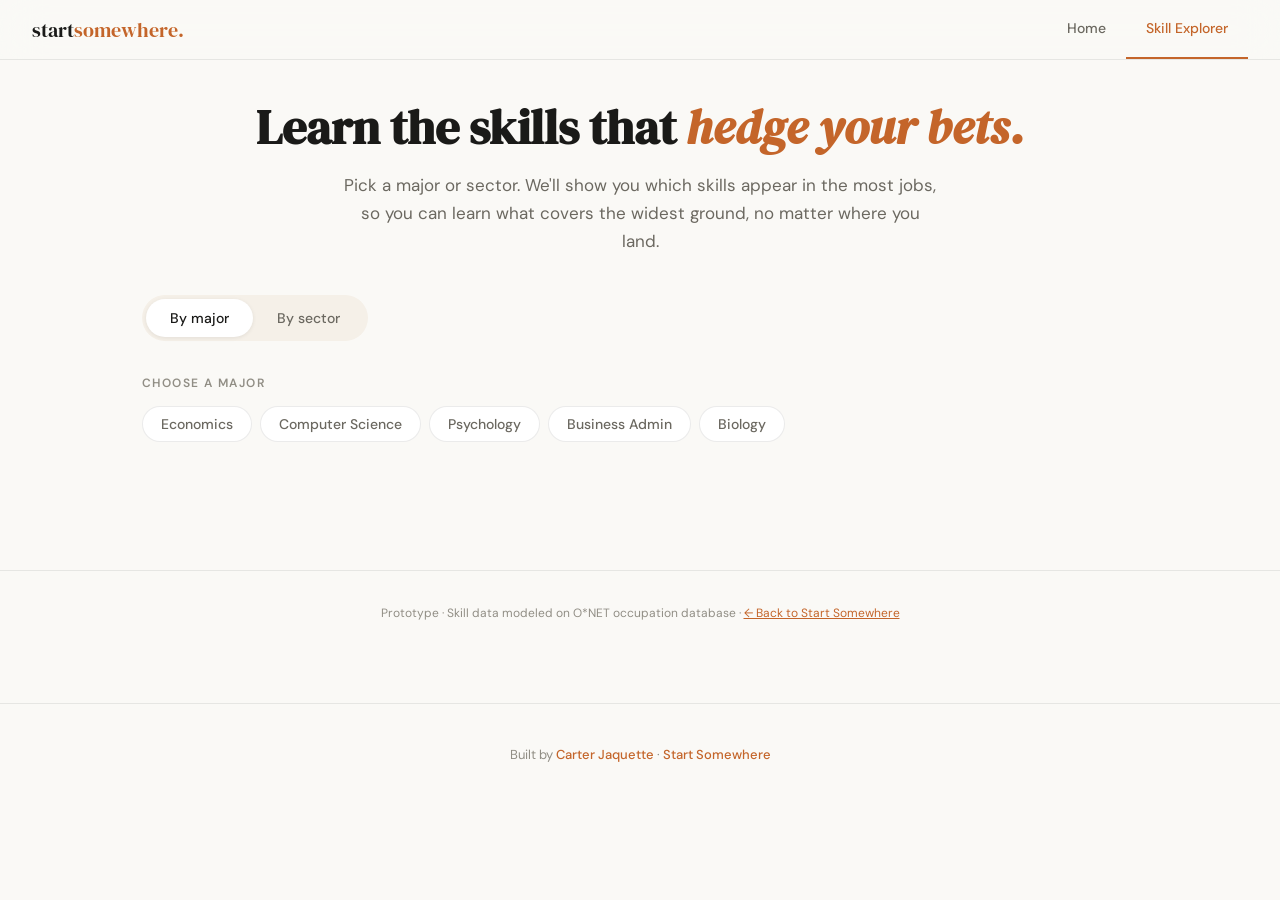
<file: skill-hedge-explorer.html>
<!DOCTYPE html>
<html lang="en">
<head>
<meta charset="UTF-8">
<meta name="viewport" content="width=device-width, initial-scale=1.0">
<title>Start Somewhere: Skill Hedge Explorer</title>
<link href="https://fonts.googleapis.com/css2?family=DM+Serif+Display:ital@0;1&family=DM+Sans:ital,wght@0,400;0,500;0,600;1,400&display=swap" rel="stylesheet">
<style>
:root {
  --bg: #FAF9F6;
  --bg-warm: #F5F0E8;
  --bg-card: #FFFFFF;
  --text: #1A1A18;
  --text-muted: #6B6860;
  --text-soft: #918E85;
  --accent: #C4652A;
  --accent-light: #FAECE7;
  --accent-hover: #A8521F;
  --teal: #1D9E75;
  --teal-light: #E1F5EE;
  --purple: #534AB7;
  --purple-light: #EEEDFE;
  --blue: #2E6BC6;
  --blue-light: #E6F1FB;
  --border: rgba(0,0,0,0.08);
  --serif: 'DM Serif Display', Georgia, serif;
  --sans: 'DM Sans', -apple-system, sans-serif;
  --radius: 12px;
  --radius-sm: 8px;
}

* { margin: 0; padding: 0; box-sizing: border-box; }
html { scroll-behavior: smooth; }
body { font-family: var(--sans); background: var(--bg); color: var(--text); line-height: 1.7; }

/* NAV */
nav {
  position: fixed; top: 0; left: 0; right: 0; z-index: 100;
  background: rgba(250,249,246,0.85); backdrop-filter: blur(20px);
  border-bottom: 1px solid var(--border);
  padding: 0 2rem; height: 60px;
  display: flex; align-items: center; justify-content: space-between;
}
.nav-logo { font-family: var(--serif); font-size: 20px; color: var(--accent); text-decoration: none; }
.nav-logo span { color: var(--text); }
.nav-tabs { display: flex; gap: 0; height: 100%; align-items: stretch; }
.nav-tab {
  display: flex; align-items: center; padding: 0 1.25rem;
  font-size: 14px; font-weight: 500; color: var(--text-muted);
  text-decoration: none; border-bottom: 2px solid transparent;
  transition: all 0.2s; cursor: pointer;
}
.nav-tab:hover { color: var(--text); }
.nav-tab.active { color: var(--accent); border-bottom-color: var(--accent); }

/* HEADER */
.page-header {
  padding: 100px 2rem 40px; text-align: center;
}
.page-header h1 {
  font-family: var(--serif); font-size: clamp(32px, 5vw, 48px);
  line-height: 1.15; margin-bottom: 1rem;
}
.page-header h1 em { font-style: italic; color: var(--accent); }
.page-header p {
  font-size: 17px; color: var(--text-muted); max-width: 600px;
  margin: 0 auto; line-height: 1.65;
}

/* EXPLORER */
.explorer { max-width: 1060px; margin: 0 auto; padding: 0 2rem 4rem; }

/* MODE TOGGLE */
.mode-toggle {
  display: flex; gap: 0; margin-bottom: 2rem;
  background: var(--bg-warm); border-radius: 999px; padding: 4px;
  width: fit-content;
}
.mode-btn {
  padding: 10px 24px; border-radius: 999px; border: none;
  font-family: var(--sans); font-size: 14px; font-weight: 500;
  cursor: pointer; transition: all 0.2s; background: transparent;
  color: var(--text-muted);
}
.mode-btn.active {
  background: var(--bg-card); color: var(--text);
  box-shadow: 0 1px 4px rgba(0,0,0,0.08);
}

/* SELECTOR */
.selector-section { margin-bottom: 2rem; }
.selector-label {
  font-size: 12px; font-weight: 600; text-transform: uppercase;
  letter-spacing: 0.12em; color: var(--text-soft); margin-bottom: 0.75rem;
}
.pill-grid { display: flex; flex-wrap: wrap; gap: 8px; }
.pill {
  padding: 8px 18px; border-radius: 999px; border: 1.5px solid var(--border);
  background: var(--bg-card); font-family: var(--sans); font-size: 14px;
  font-weight: 500; color: var(--text-muted); cursor: pointer;
  transition: all 0.2s; white-space: nowrap;
}
.pill:hover { border-color: var(--text-soft); color: var(--text); }
.pill.active { border-color: var(--accent); background: var(--accent-light); color: var(--accent); }

/* RESULTS */
.results { display: grid; grid-template-columns: 1fr 1fr; gap: 1.5rem; }

/* SKILL RANKINGS */
.result-panel {
  background: var(--bg-card); border-radius: 16px; border: 1px solid var(--border);
  padding: 1.75rem; overflow: hidden;
}
.panel-header {
  display: flex; align-items: baseline; justify-content: space-between;
  margin-bottom: 1.25rem;
}
.panel-title { font-size: 16px; font-weight: 600; }
.panel-subtitle { font-size: 12px; color: var(--text-soft); }

.skill-row {
  display: flex; align-items: center; gap: 12px; padding: 10px 0;
  border-bottom: 1px solid rgba(0,0,0,0.04);
}
.skill-row:last-child { border-bottom: none; }
.skill-rank {
  font-family: var(--serif); font-size: 18px; color: rgba(0,0,0,0.1);
  width: 28px; text-align: right; flex-shrink: 0;
}
.skill-info { flex: 1; min-width: 0; }
.skill-name { font-size: 14px; font-weight: 600; margin-bottom: 2px; }
.skill-desc { font-size: 12px; color: var(--text-soft); line-height: 1.4; }
.skill-bar-wrap {
  width: 100%; height: 6px; background: rgba(0,0,0,0.04);
  border-radius: 3px; margin-top: 6px; overflow: hidden;
}
.skill-bar {
  height: 100%; border-radius: 3px; transition: width 0.6s ease;
}
.skill-pct {
  font-size: 13px; font-weight: 600; white-space: nowrap; flex-shrink: 0; min-width: 40px; text-align: right;
}

/* CAREER LIST */
.career-item {
  padding: 10px 0; border-bottom: 1px solid rgba(0,0,0,0.04);
  display: flex; align-items: baseline; justify-content: space-between;
  gap: 12px;
}
.career-item:last-child { border-bottom: none; }
.career-title { font-size: 14px; font-weight: 500; }
.career-meta { font-size: 12px; color: var(--text-soft); white-space: nowrap; }

/* INSIGHT BOX */
.insight-box {
  background: var(--purple-light); border-radius: var(--radius-sm);
  padding: 1rem 1.25rem; margin-top: 1.5rem;
}
.insight-box p { font-size: 13px; color: #3C3489; line-height: 1.55; margin: 0; }
.insight-box strong { color: #26215C; }

/* HEDGE METER */
.hedge-meter { margin-top: 1.5rem; }
.hedge-label { font-size: 12px; color: var(--text-soft); margin-bottom: 6px; }
.hedge-track {
  width: 100%; height: 32px; background: rgba(0,0,0,0.03);
  border-radius: 8px; position: relative; overflow: hidden;
}
.hedge-fill {
  height: 100%; border-radius: 8px; display: flex;
  align-items: center; padding-left: 12px;
  font-size: 13px; font-weight: 600; color: white;
  transition: width 0.8s ease;
}
.hedge-caption { font-size: 12px; color: var(--text-muted); margin-top: 6px; line-height: 1.5; }

/* FOOTER MINI */
.mini-footer {
  text-align: center; padding: 2rem; font-size: 12px; color: var(--text-soft);
  border-top: 1px solid var(--border); margin-top: 2rem;
}

@media (max-width: 768px) {
  .results { grid-template-columns: 1fr; }
  .nav-tabs { display: none; }
  .mode-toggle { width: 100%; }
  .mode-btn { flex: 1; text-align: center; }
}
</style>
<link rel="stylesheet" href="ss-theme.css">
<script src="ss-ui.js" defer></script>
</head>
<body>

<nav>
  <a class="nav-logo" href="start-somewhere.html"><span>start</span>somewhere.</a>
  <div class="nav-tabs">
    <a class="nav-tab" href="start-somewhere.html">Home</a>
    <a class="nav-tab active">Skill Explorer</a>
  </div>
</nav>

<div class="page-header">
  <h1>Learn the skills that <em>hedge your bets.</em></h1>
  <p>Pick a major or sector. We'll show you which skills appear in the most jobs, so you can learn what covers the widest ground, no matter where you land.</p>
</div>

<div class="explorer">
  <!-- MODE TOGGLE -->
  <div class="mode-toggle">
    <button class="mode-btn active" onclick="setMode('major')">By major</button>
    <button class="mode-btn" onclick="setMode('sector')">By sector</button>
  </div>

  <!-- SELECTOR -->
  <div class="selector-section">
    <div class="selector-label" id="selector-label">Choose a major</div>
    <div class="pill-grid" id="pill-grid"></div>
  </div>

  <!-- RESULTS -->
  <div class="results" id="results" style="display: none;">
    <!-- Left: Skill Rankings -->
    <div class="result-panel">
      <div class="panel-header">
        <div class="panel-title" id="skills-title">Top skills</div>
        <div class="panel-subtitle">by job coverage</div>
      </div>
      <div id="skills-list"></div>

      <div class="hedge-meter" id="hedge-meter">
        <div class="hedge-label">If you learn the top 3 skills:</div>
        <div class="hedge-track">
          <div class="hedge-fill" id="hedge-fill" style="width: 0%"></div>
        </div>
        <div class="hedge-caption" id="hedge-caption"></div>
      </div>

      <div class="insight-box" id="insight-box">
        <p id="insight-text"></p>
      </div>
    </div>

    <!-- Right: Career List -->
    <div class="result-panel">
      <div class="panel-header">
        <div class="panel-title" id="careers-title">Careers</div>
        <div class="panel-subtitle" id="careers-count"></div>
      </div>
      <div id="careers-list"></div>
    </div>
  </div>
</div>

<div class="mini-footer">
  Prototype · Skill data modeled on O*NET occupation database · <a href="start-somewhere.html" style="color:var(--accent)">← Back to Start Somewhere</a>
</div>

<script>
const DATA = {
  major: {
    "Economics": {
      skills: [
        { name: "Financial Analysis", desc: "DCF models, valuations, financial statement analysis", pct: 82, color: "var(--accent)" },
        { name: "Data Analysis & Statistics", desc: "Regression, forecasting, quantitative modeling", pct: 78, color: "var(--accent)" },
        { name: "Excel & Spreadsheet Modeling", desc: "Advanced formulas, pivot tables, financial models", pct: 75, color: "var(--accent)" },
        { name: "Critical Thinking", desc: "Evaluating arguments, identifying assumptions, logical reasoning", pct: 71, color: "var(--teal)" },
        { name: "Written Communication", desc: "Reports, memos, policy briefs, research papers", pct: 68, color: "var(--teal)" },
        { name: "SQL & Database Querying", desc: "Extracting and manipulating structured datasets", pct: 54, color: "var(--blue)" },
        { name: "Python / R Programming", desc: "Statistical computing, automation, data visualization", pct: 48, color: "var(--blue)" },
        { name: "Presentation Skills", desc: "Translating analysis into clear, persuasive narratives", pct: 45, color: "var(--purple)" },
      ],
      careers: [
        { title: "Financial Analyst", salary: "$85K–$120K" },
        { title: "Management Consultant", salary: "$90K–$160K" },
        { title: "Data Analyst", salary: "$65K–$95K" },
        { title: "Policy Analyst", salary: "$60K–$90K" },
        { title: "Investment Banking Analyst", salary: "$100K–$150K" },
        { title: "Market Research Analyst", salary: "$55K–$85K" },
        { title: "Actuary", salary: "$75K–$130K" },
        { title: "Corporate Strategist", salary: "$95K–$140K" },
        { title: "Risk Analyst", salary: "$70K–$110K" },
        { title: "Economic Researcher", salary: "$60K–$100K" },
        { title: "Revenue Analyst", salary: "$65K–$95K" },
      ],
      hedgePct: 78,
      hedgeColor: "var(--teal)",
      insight: "Financial analysis and data skills dominate. If you learn <strong>DCF modeling + SQL + Excel</strong>, you're competitive for roughly 4 out of 5 economics-adjacent jobs, from consulting to investment banking to policy work."
    },
    "Computer Science": {
      skills: [
        { name: "Programming Fundamentals", desc: "Python, Java, JavaScript: core syntax and problem solving", pct: 95, color: "var(--accent)" },
        { name: "Data Structures & Algorithms", desc: "Arrays, trees, graphs, sorting, complexity analysis", pct: 88, color: "var(--accent)" },
        { name: "Version Control (Git)", desc: "Branching, merging, pull requests, collaboration workflows", pct: 85, color: "var(--accent)" },
        { name: "Database Management", desc: "SQL, NoSQL, schema design, query optimization", pct: 74, color: "var(--teal)" },
        { name: "System Design", desc: "Architecture, scalability, API design, distributed systems", pct: 68, color: "var(--teal)" },
        { name: "Testing & Debugging", desc: "Unit tests, integration tests, systematic debugging", pct: 65, color: "var(--blue)" },
        { name: "Cloud Platforms", desc: "AWS, GCP, Azure: deployment, infrastructure basics", pct: 58, color: "var(--blue)" },
        { name: "Communication & Documentation", desc: "Technical writing, code reviews, cross-team collaboration", pct: 52, color: "var(--purple)" },
      ],
      careers: [
        { title: "Software Engineer", salary: "$90K–$160K" },
        { title: "Data Scientist", salary: "$95K–$150K" },
        { title: "DevOps Engineer", salary: "$100K–$145K" },
        { title: "Product Manager (Technical)", salary: "$110K–$170K" },
        { title: "Machine Learning Engineer", salary: "$120K–$200K" },
        { title: "Full-Stack Developer", salary: "$80K–$140K" },
        { title: "Security Engineer", salary: "$100K–$160K" },
        { title: "Cloud Architect", salary: "$130K–$190K" },
        { title: "QA / Test Engineer", salary: "$70K–$110K" },
        { title: "Systems Engineer", salary: "$85K–$135K" },
      ],
      hedgePct: 89,
      hedgeColor: "var(--teal)",
      insight: "Programming + algorithms + Git are nearly universal. If you're solid in those three, you qualify for the vast majority of CS roles. <strong>Database skills</strong> are the biggest differentiator after that. They unlock both backend and data-focused paths."
    },
    "Psychology": {
      skills: [
        { name: "Research Methods", desc: "Study design, surveys, qualitative & quantitative methods", pct: 79, color: "var(--accent)" },
        { name: "Data Analysis & Statistics", desc: "SPSS, hypothesis testing, correlation, regression", pct: 72, color: "var(--accent)" },
        { name: "Written Communication", desc: "Reports, case studies, grant proposals, documentation", pct: 70, color: "var(--accent)" },
        { name: "Active Listening & Empathy", desc: "Client interaction, interviews, counseling frameworks", pct: 65, color: "var(--teal)" },
        { name: "Critical Thinking", desc: "Evaluating evidence, identifying bias, reasoning under uncertainty", pct: 62, color: "var(--teal)" },
        { name: "Presentation & Teaching", desc: "Workshops, trainings, public speaking, group facilitation", pct: 55, color: "var(--blue)" },
        { name: "Program Evaluation", desc: "Measuring intervention outcomes, metrics design", pct: 44, color: "var(--blue)" },
        { name: "UX Research Methods", desc: "Usability testing, user interviews, personas, journey mapping", pct: 38, color: "var(--purple)" },
      ],
      careers: [
        { title: "UX Researcher", salary: "$80K–$130K" },
        { title: "Human Resources Specialist", salary: "$55K–$80K" },
        { title: "Market Research Analyst", salary: "$55K–$85K" },
        { title: "Clinical Research Coordinator", salary: "$50K–$70K" },
        { title: "School Counselor", salary: "$50K–$75K" },
        { title: "Behavioral Health Technician", salary: "$35K–$50K" },
        { title: "Organizational Development Specialist", salary: "$70K–$110K" },
        { title: "Social Worker (with MSW)", salary: "$50K–$70K" },
        { title: "Survey Researcher", salary: "$55K–$80K" },
        { title: "Training & Development Manager", salary: "$75K–$115K" },
      ],
      hedgePct: 74,
      hedgeColor: "var(--accent)",
      insight: "Psychology's top skills are deceptively portable. <strong>Research methods + statistics + writing</strong> unlock paths most psych students don't consider. UX research, market analysis, and organizational consulting all value these over clinical skills."
    },
    "Business Admin": {
      skills: [
        { name: "Financial Literacy", desc: "Reading financial statements, budgeting, P&L analysis", pct: 80, color: "var(--accent)" },
        { name: "Project Management", desc: "Planning, timelines, resource allocation, stakeholder management", pct: 76, color: "var(--accent)" },
        { name: "Excel & Data Modeling", desc: "Forecasting, scenario analysis, dashboards", pct: 74, color: "var(--accent)" },
        { name: "Communication & Persuasion", desc: "Presentations, proposals, executive summaries", pct: 72, color: "var(--teal)" },
        { name: "Strategic Thinking", desc: "Competitive analysis, market positioning, long-term planning", pct: 65, color: "var(--teal)" },
        { name: "Sales & CRM Fundamentals", desc: "Pipeline management, Salesforce, customer lifecycle", pct: 52, color: "var(--blue)" },
        { name: "Basic SQL / BI Tools", desc: "Tableau, Power BI, querying for business intelligence", pct: 45, color: "var(--blue)" },
        { name: "People Management", desc: "Hiring, feedback, team development, performance reviews", pct: 40, color: "var(--purple)" },
      ],
      careers: [
        { title: "Operations Manager", salary: "$65K–$110K" },
        { title: "Project Manager", salary: "$75K–$120K" },
        { title: "Business Analyst", salary: "$65K–$100K" },
        { title: "Account Manager", salary: "$55K–$90K" },
        { title: "Marketing Manager", salary: "$70K–$120K" },
        { title: "Product Manager", salary: "$90K–$150K" },
        { title: "Supply Chain Analyst", salary: "$60K–$90K" },
        { title: "Management Consultant", salary: "$80K–$150K" },
        { title: "Human Resources Manager", salary: "$65K–$100K" },
        { title: "Financial Planner", salary: "$60K–$100K" },
      ],
      hedgePct: 77,
      hedgeColor: "var(--teal)",
      insight: "Business admin is broad by design, and that's the advantage. <strong>Financial literacy + project management + Excel</strong> are the trifecta. Add SQL or a BI tool and you jump from 'generalist' to 'generalist who can actually touch data,' which is a different tier."
    },
    "Biology": {
      skills: [
        { name: "Lab Techniques & Protocols", desc: "PCR, gel electrophoresis, cell culture, microscopy", pct: 72, color: "var(--accent)" },
        { name: "Scientific Writing", desc: "Research papers, lab reports, grant applications", pct: 70, color: "var(--accent)" },
        { name: "Data Analysis & Statistics", desc: "Biostatistics, experimental design, R / Python", pct: 68, color: "var(--accent)" },
        { name: "Research Methodology", desc: "Hypothesis testing, controls, reproducibility", pct: 65, color: "var(--teal)" },
        { name: "Regulatory Knowledge", desc: "FDA, GLP, GMP, clinical trial phases, compliance", pct: 48, color: "var(--teal)" },
        { name: "Bioinformatics Basics", desc: "Sequence analysis, genomic databases, computational biology", pct: 40, color: "var(--blue)" },
        { name: "Project / Lab Management", desc: "Inventory, scheduling, team coordination, budgeting", pct: 35, color: "var(--blue)" },
        { name: "Communication & Teaching", desc: "Presenting findings, mentoring, public science communication", pct: 32, color: "var(--purple)" },
      ],
      careers: [
        { title: "Research Scientist", salary: "$65K–$110K" },
        { title: "Clinical Research Associate", salary: "$60K–$90K" },
        { title: "Biotech Lab Technician", salary: "$45K–$65K" },
        { title: "Pharmaceutical Sales Rep", salary: "$70K–$120K" },
        { title: "Environmental Scientist", salary: "$55K–$85K" },
        { title: "Genetic Counselor (with MS)", salary: "$75K–$100K" },
        { title: "Medical Science Liaison", salary: "$120K–$170K" },
        { title: "Quality Assurance Specialist", salary: "$55K–$80K" },
        { title: "Science Writer / Communicator", salary: "$55K–$85K" },
        { title: "Bioinformatics Analyst", salary: "$70K–$110K" },
      ],
      hedgePct: 70,
      hedgeColor: "var(--accent)",
      insight: "Lab skills are table stakes for bench roles, but <strong>scientific writing + statistics</strong> transfer far beyond the lab. If you're unsure about academia, adding regulatory knowledge or bioinformatics dramatically widens your options into industry."
    },
  },
  sector: {
    "Finance & Banking": {
      skills: [
        { name: "Financial Modeling (DCF, LBO)", desc: "Valuation, forecasting, scenario analysis in Excel", pct: 85, color: "var(--accent)" },
        { name: "Excel / Spreadsheet Mastery", desc: "VBA, macros, complex formulas, data manipulation", pct: 82, color: "var(--accent)" },
        { name: "Accounting Fundamentals", desc: "GAAP, financial statements, debits/credits, reconciliation", pct: 76, color: "var(--accent)" },
        { name: "Data Analysis & SQL", desc: "Querying financial databases, trend analysis, reporting", pct: 62, color: "var(--teal)" },
        { name: "Regulatory Compliance", desc: "SEC, SOX, AML/KYC, risk frameworks", pct: 55, color: "var(--teal)" },
        { name: "Communication & Client Management", desc: "Pitch decks, client reporting, relationship building", pct: 50, color: "var(--blue)" },
        { name: "Python / R for Finance", desc: "Quantitative modeling, backtesting, data pipelines", pct: 38, color: "var(--blue)" },
        { name: "Bloomberg Terminal", desc: "Market data, securities analysis, trading workflows", pct: 35, color: "var(--purple)" },
      ],
      careers: [
        { title: "Financial Analyst", salary: "$70K–$110K" },
        { title: "Investment Banking Analyst", salary: "$100K–$150K" },
        { title: "Portfolio Manager", salary: "$100K–$200K" },
        { title: "Risk Analyst", salary: "$70K–$110K" },
        { title: "Credit Analyst", salary: "$55K–$85K" },
        { title: "Compliance Officer", salary: "$65K–$110K" },
        { title: "FP&A Analyst", salary: "$70K–$100K" },
        { title: "Wealth Advisor", salary: "$60K–$130K" },
        { title: "Quantitative Analyst", salary: "$120K–$200K" },
        { title: "Internal Auditor", salary: "$60K–$90K" },
      ],
      hedgePct: 81,
      hedgeColor: "var(--teal)",
      insight: "Financial modeling, Excel mastery, and accounting are the backbone. <strong>Learn DCF modeling alone and you're relevant to 85% of these roles.</strong> SQL is the emerging differentiator. It separates 'can analyze' from 'can only read what others prepared.'"
    },
    "Technology": {
      skills: [
        { name: "Programming (Python, JS, etc.)", desc: "Core development across languages and paradigms", pct: 90, color: "var(--accent)" },
        { name: "System Design & Architecture", desc: "Scalability, APIs, microservices, distributed systems", pct: 72, color: "var(--accent)" },
        { name: "Cloud Platforms (AWS/GCP/Azure)", desc: "Deployment, infrastructure, serverless, containers", pct: 68, color: "var(--accent)" },
        { name: "Database Design & SQL", desc: "Relational + NoSQL, query optimization, data modeling", pct: 65, color: "var(--teal)" },
        { name: "Version Control & CI/CD", desc: "Git workflows, automated testing, deployment pipelines", pct: 62, color: "var(--teal)" },
        { name: "Data Analysis & ML Basics", desc: "Statistics, modeling, feature engineering, evaluation", pct: 48, color: "var(--blue)" },
        { name: "Product Thinking", desc: "User stories, prioritization, metrics, cross-functional collaboration", pct: 42, color: "var(--blue)" },
        { name: "Security Fundamentals", desc: "Auth, encryption, OWASP, threat modeling", pct: 38, color: "var(--purple)" },
      ],
      careers: [
        { title: "Software Engineer", salary: "$90K–$170K" },
        { title: "Product Manager", salary: "$100K–$160K" },
        { title: "Data Engineer", salary: "$95K–$150K" },
        { title: "DevOps / SRE", salary: "$100K–$155K" },
        { title: "Frontend Developer", salary: "$75K–$140K" },
        { title: "Machine Learning Engineer", salary: "$120K–$200K" },
        { title: "Cloud Engineer", salary: "$95K–$145K" },
        { title: "Security Engineer", salary: "$100K–$165K" },
        { title: "Technical Writer", salary: "$65K–$105K" },
        { title: "Solutions Architect", salary: "$120K–$180K" },
      ],
      hedgePct: 77,
      hedgeColor: "var(--teal)",
      insight: "Programming is essentially universal in tech, but <strong>system design + cloud + databases</strong> are what separate junior from mid-level. You don't need all of them. Pick two, go deep, and you'll have options across most of these roles."
    },
    "Healthcare": {
      skills: [
        { name: "Patient Communication", desc: "Empathy, health literacy, informed consent, de-escalation", pct: 82, color: "var(--accent)" },
        { name: "Medical Terminology", desc: "Anatomy, pharmacology, diagnostic and procedural language", pct: 78, color: "var(--accent)" },
        { name: "Clinical Documentation", desc: "EHR systems (Epic, Cerner), charting, compliance notes", pct: 74, color: "var(--accent)" },
        { name: "Regulatory & Compliance Knowledge", desc: "HIPAA, OSHA, FDA, CMS guidelines, accreditation standards", pct: 65, color: "var(--teal)" },
        { name: "Data & Evidence Interpretation", desc: "Lab results, imaging, research literature, clinical guidelines", pct: 58, color: "var(--teal)" },
        { name: "Team-Based Care Coordination", desc: "Interdisciplinary rounds, referrals, handoffs, care plans", pct: 52, color: "var(--blue)" },
        { name: "Basic Life Support / First Aid", desc: "CPR, AED, emergency response protocols", pct: 48, color: "var(--blue)" },
        { name: "Quality Improvement Methods", desc: "Lean, Six Sigma, root cause analysis, process mapping", pct: 35, color: "var(--purple)" },
      ],
      careers: [
        { title: "Registered Nurse", salary: "$60K–$95K" },
        { title: "Physician Assistant", salary: "$100K–$140K" },
        { title: "Healthcare Administrator", salary: "$70K–$120K" },
        { title: "Medical Lab Technologist", salary: "$50K–$75K" },
        { title: "Public Health Analyst", salary: "$55K–$85K" },
        { title: "Health Informatics Specialist", salary: "$70K–$110K" },
        { title: "Occupational Therapist", salary: "$75K–$100K" },
        { title: "Clinical Research Coordinator", salary: "$50K–$70K" },
        { title: "Pharmacy Technician", salary: "$35K–$50K" },
        { title: "Medical Device Sales Rep", salary: "$75K–$150K" },
      ],
      hedgePct: 78,
      hedgeColor: "var(--teal)",
      insight: "Patient communication and medical terminology are foundational across clinical and non-clinical roles alike. <strong>EHR documentation skills</strong> are increasingly the bridge between clinical and administrative/informatics paths, high leverage for career flexibility."
    },
    "Consulting": {
      skills: [
        { name: "Structured Problem Solving", desc: "Frameworks, issue trees, MECE thinking, hypothesis-driven analysis", pct: 92, color: "var(--accent)" },
        { name: "Slide Storytelling", desc: "Executive-ready decks, data visualization, narrative flow", pct: 88, color: "var(--accent)" },
        { name: "Excel Modeling", desc: "Financial analysis, scenario planning, sensitivity tables", pct: 82, color: "var(--accent)" },
        { name: "Client Communication", desc: "Stakeholder management, workshop facilitation, exec updates", pct: 78, color: "var(--teal)" },
        { name: "Research & Synthesis", desc: "Market sizing, competitive intelligence, interview-based research", pct: 72, color: "var(--teal)" },
        { name: "Data Analysis & Visualization", desc: "Tableau, Python, statistical reasoning, dashboards", pct: 55, color: "var(--blue)" },
        { name: "Industry Knowledge", desc: "Domain expertise in 1-2 sectors (finance, tech, healthcare, etc.)", pct: 48, color: "var(--blue)" },
        { name: "Change Management", desc: "Implementation planning, org design, adoption frameworks", pct: 40, color: "var(--purple)" },
      ],
      careers: [
        { title: "Management Consultant", salary: "$80K–$160K" },
        { title: "Strategy Consultant", salary: "$90K–$170K" },
        { title: "Business Analyst", salary: "$65K–$100K" },
        { title: "Operations Consultant", salary: "$75K–$130K" },
        { title: "Technology Consultant", salary: "$80K–$140K" },
        { title: "HR / People Consultant", salary: "$70K–$120K" },
        { title: "Risk & Compliance Consultant", salary: "$75K–$125K" },
        { title: "Due Diligence Analyst", salary: "$70K–$110K" },
        { title: "Internal Strategy (Corporate)", salary: "$90K–$140K" },
      ],
      hedgePct: 87,
      hedgeColor: "var(--teal)",
      insight: "Consulting is one of the most skill-concentrated fields. <strong>Structured thinking + slides + Excel</strong> cover nearly 90% of what entry-level roles demand. This is also why consulting skills transfer so well to other industries. They're fundamentally about clear thinking."
    },
    "Creative & Design": {
      skills: [
        { name: "Visual Design Fundamentals", desc: "Typography, color theory, composition, layout", pct: 82, color: "var(--accent)" },
        { name: "Design Software (Figma, Adobe)", desc: "Figma, Photoshop, Illustrator, InDesign, After Effects", pct: 78, color: "var(--accent)" },
        { name: "Portfolio Development", desc: "Curating work, case studies, presenting design rationale", pct: 72, color: "var(--accent)" },
        { name: "User-Centered Thinking", desc: "Empathy mapping, usability, accessibility, user flows", pct: 65, color: "var(--teal)" },
        { name: "Brand & Identity Systems", desc: "Logo design, style guides, brand voice, visual consistency", pct: 55, color: "var(--teal)" },
        { name: "Prototyping & Interaction", desc: "Interactive mockups, micro-interactions, design systems", pct: 48, color: "var(--blue)" },
        { name: "Basic Front-End Code", desc: "HTML, CSS, responsive design, handoff to developers", pct: 38, color: "var(--blue)" },
        { name: "Motion & Video", desc: "Animation principles, video editing, motion graphics", pct: 32, color: "var(--purple)" },
      ],
      careers: [
        { title: "UX/UI Designer", salary: "$70K–$130K" },
        { title: "Graphic Designer", salary: "$45K–$75K" },
        { title: "Brand Designer", salary: "$60K–$100K" },
        { title: "Product Designer", salary: "$90K–$150K" },
        { title: "Motion Designer", salary: "$65K–$110K" },
        { title: "Art Director", salary: "$80K–$130K" },
        { title: "Web Designer", salary: "$50K–$85K" },
        { title: "Content Designer", salary: "$70K–$110K" },
        { title: "Creative Director", salary: "$100K–$170K" },
      ],
      hedgePct: 77,
      hedgeColor: "var(--accent)",
      insight: "Design fundamentals + Figma + a portfolio are the trifecta. Notice how <strong>user-centered thinking</strong> shows up at 65%. This is the skill that separates designers who make things look good from designers who solve problems. The latter get paid more."
    },
  }
};

let currentMode = "major";
let currentSelection = null;

function setMode(mode) {
  currentMode = mode;
  currentSelection = null;
  document.querySelectorAll('.mode-btn').forEach((b, i) => {
    b.classList.toggle('active', (mode === 'major' && i === 0) || (mode === 'sector' && i === 1));
  });
  document.getElementById('selector-label').textContent = mode === 'major' ? 'Choose a major' : 'Choose a sector';
  document.getElementById('results').style.display = 'none';
  renderPills();
}

function renderPills() {
  const keys = Object.keys(DATA[currentMode]);
  document.getElementById('pill-grid').innerHTML = keys.map(k =>
    `<button class="pill${currentSelection === k ? ' active' : ''}" onclick="select('${k}')">${k}</button>`
  ).join('');
}

function select(key) {
  currentSelection = key;
  renderPills();
  renderResults();
}

function renderResults() {
  const d = DATA[currentMode][currentSelection];
  if (!d) return;

  document.getElementById('results').style.display = 'grid';
  document.getElementById('skills-title').textContent = `Top skills for ${currentSelection}`;
  document.getElementById('careers-title').textContent = `${currentSelection} careers`;
  document.getElementById('careers-count').textContent = `${d.careers.length} paths`;

  // Skills
  let skillsHTML = '';
  d.skills.forEach((s, i) => {
    skillsHTML += `
      <div class="skill-row">
        <div class="skill-rank">${i + 1}</div>
        <div class="skill-info">
          <div class="skill-name">${s.name}</div>
          <div class="skill-desc">${s.desc}</div>
          <div class="skill-bar-wrap">
            <div class="skill-bar" style="width:${s.pct}%; background:${s.color}"></div>
          </div>
        </div>
        <div class="skill-pct" style="color:${s.color}">${s.pct}%</div>
      </div>`;
  });
  document.getElementById('skills-list').innerHTML = skillsHTML;

  // Careers
  let careersHTML = '';
  d.careers.forEach(c => {
    careersHTML += `
      <div class="career-item">
        <div class="career-title">${c.title}</div>
        <div class="career-meta">${c.salary}</div>
      </div>`;
  });
  document.getElementById('careers-list').innerHTML = careersHTML;

  // Hedge meter
  setTimeout(() => {
    const fill = document.getElementById('hedge-fill');
    fill.style.width = d.hedgePct + '%';
    fill.style.background = d.hedgeColor;
    fill.textContent = d.hedgePct + '% of jobs covered';
  }, 100);
  document.getElementById('hedge-caption').textContent =
    `Learning the top 3 skills prepares you for roughly ${d.hedgePct}% of ${currentSelection} jobs.`;

  // Insight
  document.getElementById('insight-text').innerHTML = d.insight;

  // Smooth scroll to results on mobile
  if (window.innerWidth < 768) {
    document.getElementById('results').scrollIntoView({ behavior: 'smooth', block: 'start' });
  }
}

// Init
renderPills();
</script>

<footer style="padding:2.5rem 2rem;text-align:center;border-top:1px solid rgba(0,0,0,0.08);margin-top:3rem;"><p style="font-size:13px;color:#918E85;font-family:DM Sans,-apple-system,sans-serif;">Built by <a href="https://carterjacket.github.io" style="color:#C4652A;text-decoration:none;font-weight:500;">Carter Jaquette</a> &middot; <a href="start-somewhere.html" style="color:#C4652A;text-decoration:none;font-weight:500;">Start Somewhere</a></p></footer>
</body>
</html>
</file>
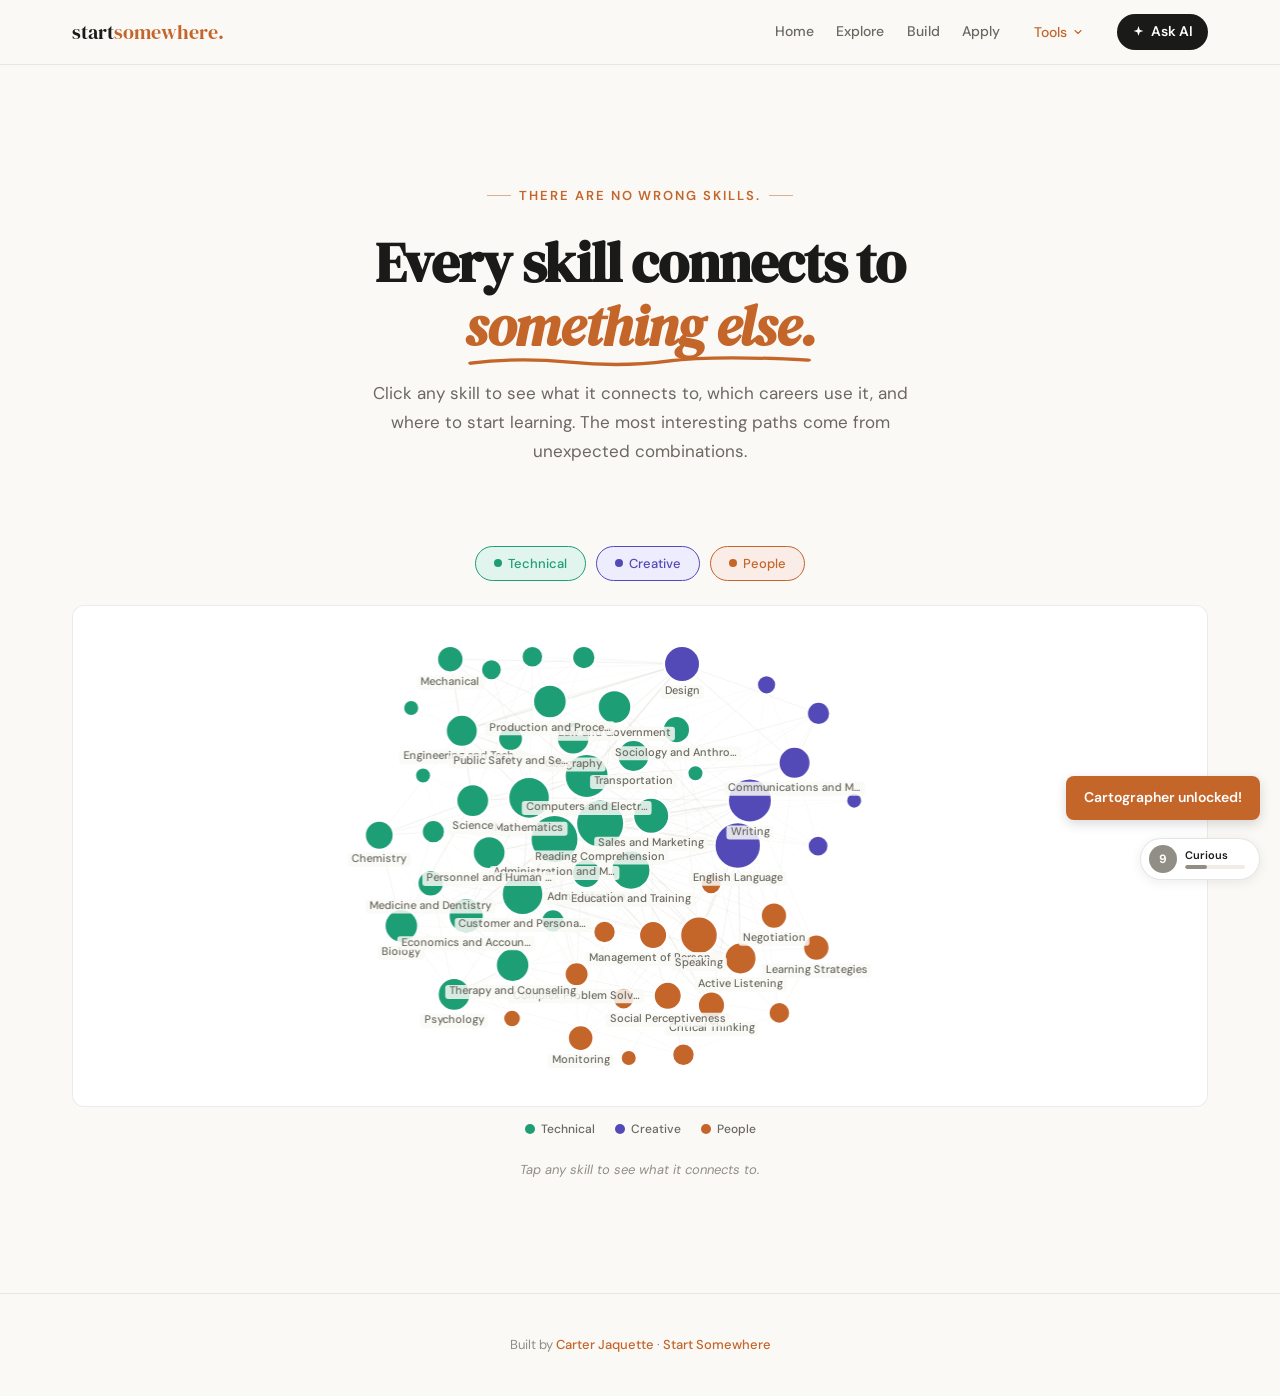
<file: skill-map.html>
<!DOCTYPE html>
<html lang="en">
<head>
<meta charset="UTF-8">
<meta name="viewport" content="width=device-width, initial-scale=1.0">
<title>Skill Map: Start Somewhere</title>
<link href="https://fonts.googleapis.com/css2?family=DM+Serif+Display:ital@0;1&family=DM+Sans:ital,wght@0,400;0,500;0,600;1,400&display=swap" rel="stylesheet">
<style>
nav { position: sticky; top: 0; z-index: 100; background: rgba(250,249,246,0.95); backdrop-filter: blur(20px); border-bottom: 1px solid rgba(0,0,0,0.08); }
.nav-inner { display: flex; align-items: center; justify-content: space-between; padding: 14px 2rem; max-width: 1200px; margin: 0 auto; }
.nav-logo { font-family: 'DM Serif Display', Georgia, serif; font-size: 20px; text-decoration: none; }
.nav-logo .s { color: #1A1A18; }
.nav-logo .sw { color: #C4652A; }
.nav-links { display: flex; gap: 1.75rem; align-items: center; }
.nav-links a { font-size: 14px; color: #6B6860; text-decoration: none; font-weight: 500; transition: color 0.2s; }
.nav-links a:hover { color: #1A1A18; }
.nav-links a.active { color: #C4652A; font-weight: 600; }
:root {
  --bg: #FAF9F6;
  --bg-warm: #F5F0E8;
  --bg-card: #FFFFFF;
  --text: #1A1A18;
  --text-muted: #6B6860;
  --text-soft: #918E85;
  --accent: #C4652A;
  --accent-light: #FAECE7;
  --accent-hover: #A8521F;
  --teal: #1D9E75;
  --teal-light: #E1F5EE;
  --purple: #534AB7;
  --purple-light: #EEEDFE;
  --blue: #2D7DD2;
  --border: rgba(0,0,0,0.08);
  --serif: 'DM Serif Display', Georgia, serif;
  --sans: 'DM Sans', -apple-system, sans-serif;
  --radius: 12px;
  --radius-sm: 8px;
}

* { margin: 0; padding: 0; box-sizing: border-box; }
html { scroll-behavior: smooth; }
body { font-family: var(--sans); background: var(--bg); color: var(--text); line-height: 1.7; }

/* NAV */

/* HERO */
.hero {
  padding: 120px 2rem 48px; text-align: center;
  max-width: 800px; margin: 0 auto;
}
.hero-eyebrow {
  font-size: 13px; font-weight: 600; text-transform: uppercase; letter-spacing: 0.15em;
  color: var(--accent); margin-bottom: 1.5rem;
  display: flex; align-items: center; justify-content: center; gap: 8px;
}
.hero-eyebrow::before, .hero-eyebrow::after {
  content: ''; width: 24px; height: 1px; background: var(--accent); opacity: 0.5;
}
.hero h1 {
  font-family: var(--serif); font-size: clamp(36px, 5vw, 56px);
  line-height: 1.15; margin-bottom: 1.2rem; letter-spacing: -0.02em;
}
.hero h1 em { font-style: italic; color: var(--accent); }
.hero-sub {
  font-size: 17px; color: var(--text-muted); max-width: 560px; line-height: 1.7;
  margin: 0 auto;
}

/* MAIN CONTENT */
.main-content {
  max-width: 1200px; margin: 0 auto; padding: 0 2rem 4rem;
}

/* FILTERS */
.filter-bar {
  display: flex; gap: 10px; justify-content: center; margin: 2rem 0 1.5rem;
  flex-wrap: wrap;
}
.filter-pill {
  padding: 8px 18px; border-radius: 999px; border: 1.5px solid var(--border);
  background: var(--bg-card); font-family: var(--sans); font-size: 13px;
  font-weight: 500; cursor: pointer; transition: all 0.2s;
  display: flex; align-items: center; gap: 6px;
}
.filter-pill:hover { border-color: var(--text-soft); }
.filter-pill.active { border-color: currentColor; }
.filter-pill[data-cat="technical"] { color: var(--teal); }
.filter-pill[data-cat="technical"].active { background: var(--teal-light); border-color: var(--teal); }
.filter-pill[data-cat="creative"] { color: var(--purple); }
.filter-pill[data-cat="creative"].active { background: var(--purple-light); border-color: var(--purple); }
.filter-pill[data-cat="people"] { color: var(--accent); }
.filter-pill[data-cat="people"].active { background: var(--accent-light); border-color: var(--accent); }
.filter-dot {
  width: 8px; height: 8px; border-radius: 50%;
}

/* CANVAS CONTAINER */
.canvas-wrap {
  position: relative; width: 100%;
  background: var(--bg-card); border-radius: var(--radius);
  border: 1px solid var(--border); overflow: hidden;
}
#graphCanvas {
  display: block; width: 100%; height: 500px; cursor: default;
}

/* LEGEND */
.legend {
  display: flex; gap: 20px; justify-content: center; padding: 12px 0;
  font-size: 12px; color: var(--text-muted); font-weight: 500;
}
.legend-item { display: flex; align-items: center; gap: 6px; }
.legend-dot { width: 10px; height: 10px; border-radius: 50%; }

/* HINT */
.graph-hint {
  text-align: center; font-size: 13px; color: var(--text-soft);
  margin-top: 8px; font-style: italic;
}

/* INFO PANEL */
.info-panel {
  margin-top: 1.5rem;
  background: var(--bg-card); border-radius: var(--radius);
  border: 1px solid var(--border); padding: 2rem;
  display: none;
}
.info-panel.visible { display: block; }
.info-header {
  display: flex; align-items: center; gap: 12px; margin-bottom: 1.5rem; flex-wrap: wrap;
}
.info-title {
  font-family: var(--serif); font-size: 24px; line-height: 1.2;
}
.info-badge {
  font-size: 11px; font-weight: 600; text-transform: uppercase; letter-spacing: 0.08em;
  padding: 4px 10px; border-radius: 999px;
}
.info-badge.technical { background: var(--teal-light); color: var(--teal); }
.info-badge.creative { background: var(--purple-light); color: var(--purple); }
.info-badge.people { background: var(--accent-light); color: var(--accent); }

.info-section { margin-bottom: 1.5rem; }
.info-section-title {
  font-size: 12px; font-weight: 600; text-transform: uppercase; letter-spacing: 0.1em;
  color: var(--text-soft); margin-bottom: 8px;
}
.connected-pills {
  display: flex; flex-wrap: wrap; gap: 6px;
}
.connected-pill {
  padding: 5px 12px; border-radius: 999px; border: 1px solid var(--border);
  background: var(--bg); font-size: 12px; font-weight: 500; cursor: pointer;
  transition: all 0.15s; color: var(--text-muted);
}
.connected-pill:hover { border-color: var(--accent); color: var(--accent); background: var(--accent-light); }

.career-list {
  display: flex; flex-wrap: wrap; gap: 4px 12px;
  list-style: none;
}
.career-list li {
  font-size: 13px; color: var(--text-muted); line-height: 1.8;
}
.career-list li a { color: var(--text-muted); text-decoration: none; transition: color 0.2s; }
.career-list li a:hover { color: var(--accent); }
.career-list li::before {
  content: '\2022'; margin-right: 6px; color: var(--text-soft);
}

.course-card {
  background: var(--bg); border-radius: var(--radius-sm);
  padding: 1rem 1.25rem; border: 1px solid var(--border);
}
.course-title {
  font-weight: 600; color: var(--accent); font-size: 15px; margin-bottom: 4px;
}
.course-meta {
  font-size: 13px; color: var(--text-muted);
}
.course-btn {
  display: inline-block; margin-top: 12px;
  padding: 10px 24px; border-radius: 999px;
  background: var(--accent); color: white; font-size: 13px; font-weight: 600;
  text-decoration: none; font-family: var(--sans); transition: background 0.2s;
}
.course-btn:hover { background: var(--accent-hover); }

/* RESPONSIVE */
@media (max-width: 768px) {
  .nav-inner { padding: 12px 1rem; }
  .nav-links { display: none; }
  .nav-hamburger { display: flex; }
  
  .hero { padding: 80px 1.25rem 24px; }
  .hero h1 { font-size: 28px; }
  .hero-sub { font-size: 14px; }
  .hero-eyebrow { font-size: 11px; margin-bottom: 1rem; }
  .main-content { padding: 0 0.75rem 3rem; }
  #graphCanvas { height: 400px; touch-action: none; }
  .canvas-wrap { border-radius: var(--radius-sm); }
  .filter-bar { gap: 6px; margin: 1rem 0 1rem; }
  .filter-pill { padding: 6px 12px; font-size: 12px; }
  .legend { gap: 12px; font-size: 11px; padding: 8px 0; }
  .graph-hint { font-size: 12px; }
  
  .info-panel { padding: 1.25rem; margin-top: 1rem; }
  .info-title { font-size: 20px; }
  .info-section-title { font-size: 11px; }
  .connected-pills { gap: 4px; }
  .connected-pill { padding: 4px 10px; font-size: 11px; }
  .career-list { gap: 2px 10px; }
  .career-list li { font-size: 12px; line-height: 1.7; }
  .community-list { grid-template-columns: 1fr; }
  .course-card { padding: 0.75rem 1rem; }
  .course-title { font-size: 14px; }
  .course-meta { font-size: 12px; }
  .course-buttons { flex-wrap: wrap; }
  .btn-start, .btn-keep { font-size: 12px; padding: 5px 12px; }
}

@media (max-width: 480px) {
  .hero { padding: 70px 1rem 20px; }
  .hero h1 { font-size: 24px; }
  #graphCanvas { height: 360px; }
  .info-panel { padding: 1rem; }
  .info-title { font-size: 18px; }
  .filter-bar { margin: 0.75rem 0; }
}

/* Two-button course UI */
.course-buttons { display: flex; gap: 8px; margin-top: 8px; }
.btn-start { display: inline-flex; align-items: center; gap: 4px; padding: 6px 14px; background: #C4652A; color: white; border-radius: 99px; font-size: 13px; font-weight: 600; text-decoration: none; border: none; cursor: pointer; font-family: 'DM Sans', sans-serif; }
.btn-start:hover { background: #A8511F; }
.btn-keep { display: inline-flex; align-items: center; gap: 4px; padding: 6px 14px; background: transparent; color: #6B6860; border: 1px solid #D3D1C7; border-radius: 99px; font-size: 13px; font-weight: 500; text-decoration: none; cursor: pointer; font-family: 'DM Sans', sans-serif; }
.btn-keep:hover { border-color: #888780; color: #444441; }
.keep-going-dropdown { display: none; margin-top: 8px; padding: 10px 12px; background: rgba(245,240,232,0.5); border-radius: 8px; }
.keep-going-dropdown.open { display: block; }
.keep-going-dropdown .kg-item { display: flex; align-items: center; gap: 8px; padding: 5px 0; flex-wrap: wrap; }
.keep-going-dropdown .kg-step { font-size: 11px; color: #6B6860; background: rgba(0,0,0,0.05); padding: 2px 8px; border-radius: 99px; white-space: nowrap; }
.keep-going-dropdown .kg-item a { font-size: 13px; color: #1a6fb5; text-decoration: none; }
.keep-going-dropdown .kg-item a:hover { text-decoration: underline; }
.keep-going-dropdown .kg-meta { font-size: 12px; color: #9C9A93; }


/* MOBILE HAMBURGER NAV */
.nav-hamburger {
  display: none; align-items: center; justify-content: center;
  width: 36px; height: 36px; cursor: pointer; border: none;
  background: transparent; padding: 0; flex-direction: column; gap: 5px;
}
.nav-hamburger span {
  display: block; width: 20px; height: 2px; background: var(--text);
  transition: all 0.3s; border-radius: 1px;
}
.nav-hamburger.open span:nth-child(1) { transform: translateY(7px) rotate(45deg); }
.nav-hamburger.open span:nth-child(2) { opacity: 0; }
.nav-hamburger.open span:nth-child(3) { transform: translateY(-7px) rotate(-45deg); }

.mobile-menu {
  display: none; position: fixed; top: 53px; left: 0; right: 0; bottom: 0;
  background: rgba(250,249,246,0.98); backdrop-filter: blur(20px);
  z-index: 99; padding: 2rem 1.5rem; overflow-y: auto;
}
.mobile-menu.open { display: flex; flex-direction: column; gap: 0; }
.mobile-menu a {
  display: block; padding: 14px 0; font-size: 16px; color: var(--text-muted);
  text-decoration: none; font-weight: 500; border-bottom: 1px solid var(--border);
  transition: color 0.2s;
}
.mobile-menu a:hover, .mobile-menu a.active { color: var(--accent); }
</style>
<link rel="stylesheet" href="ss-theme.css">
<script src="ss-ui.js" defer></script>
</head>
<body>

<nav>
  <div class="nav-inner">
    <a href="start-somewhere.html" class="nav-logo"><span class="s">start</span><span class="sw">somewhere.</span></a>
    <button class="nav-hamburger" id="navHamburger" onclick="toggleMobileMenu()">
      <span></span><span></span><span></span>
    </button>
    <div class="nav-links">
      <a href="start-somewhere.html">Home</a>
      <a href="explore.html">Explore</a>
      <a href="build.html">Build</a>
      <a href="apply.html">Apply</a>
      <div class="nav-tools">
        <button class="nav-tools-btn active" type="button" aria-haspopup="true" aria-expanded="false">Tools <svg class="chev" width="12" height="12" viewBox="0 0 24 24" fill="none" stroke="currentColor" stroke-width="2.2" stroke-linecap="round" stroke-linejoin="round"><path d="M6 9l6 6 6-6"/></svg></button>
        <div class="nav-tools-menu" role="menu">
          <a href="skill-explorer-production.html" role="menuitem"><svg width="16" height="16" viewBox="0 0 24 24" fill="none" stroke="currentColor" stroke-width="1.5" stroke-linecap="round" stroke-linejoin="round"><circle cx="11" cy="11" r="7"/><path d="M21 21l-4.3-4.3"/></svg>Skill Explorer</a>
          <a href="job-analyzer.html" role="menuitem"><svg width="16" height="16" viewBox="0 0 24 24" fill="none" stroke="currentColor" stroke-width="1.5" stroke-linecap="round" stroke-linejoin="round"><path d="M14 2H6a2 2 0 0 0-2 2v16a2 2 0 0 0 2 2h12a2 2 0 0 0 2-2V8z"/><path d="M14 2v6h6"/><path d="M9 13h6M9 17h4"/></svg>Job Analyzer</a>
          <a href="skill-roulette.html" role="menuitem"><svg width="16" height="16" viewBox="0 0 24 24" fill="none" stroke="currentColor" stroke-width="1.5" stroke-linecap="round" stroke-linejoin="round"><path d="M16 3h5v5"/><path d="M4 20L21 3"/><path d="M21 16v5h-5"/><path d="M15 15l6 6"/><path d="M4 4l5 5"/></svg>Skill Roulette</a>
          <a href="skill-sprints.html" role="menuitem"><svg width="16" height="16" viewBox="0 0 24 24" fill="none" stroke="currentColor" stroke-width="1.5" stroke-linecap="round" stroke-linejoin="round"><circle cx="12" cy="13" r="8"/><path d="M12 9v4l2.5 2.5"/><path d="M9 2h6"/></svg>Skill Sprints</a>
          <a href="skill-map.html" class="active" role="menuitem"><svg width="16" height="16" viewBox="0 0 24 24" fill="none" stroke="currentColor" stroke-width="1.5" stroke-linecap="round" stroke-linejoin="round"><circle cx="5" cy="6" r="2.2"/><circle cx="19" cy="6" r="2.2"/><circle cx="12" cy="18" r="2.2"/><path d="M7 7.4L10.4 16M17 7.4L13.6 16M7.2 6h9.6"/></svg>Skill Map</a>
        </div>
      </div>
      <a href="ask.html" class="nav-cta"><svg width="13" height="13" viewBox="0 0 24 24" fill="currentColor"><path d="M12 2l1.9 5.7a2 2 0 0 0 1.3 1.3L21 11l-5.8 2a2 2 0 0 0-1.3 1.3L12 20l-1.9-5.7a2 2 0 0 0-1.3-1.3L3 11l5.8-2a2 2 0 0 0 1.3-1.3z"/></svg>Ask AI</a>
    </div>
  </div>
</nav>

<div class="mobile-menu" id="mobileMenu">
  <a href="start-somewhere.html">Home</a>
  <a href="explore.html">Explore</a>
  <a href="build.html">Build</a>
  <a href="apply.html">Apply</a>
  <a href="skill-explorer-production.html">Skill Explorer</a>
  <a href="job-analyzer.html">Job Analyzer</a>
  <a href="ask.html">Ask AI</a>  <a href="skill-roulette.html">Skill Roulette</a>
  <a href="skill-sprints.html">Skill Sprints</a>
  <a href="skill-map.html" class="active">Skill Map</a>
</div>

<div class="hero">
  <div class="hero-eyebrow">THERE ARE NO WRONG SKILLS.</div>
  <h1>Every skill connects to <span class="squig"><em>something else.</em><svg viewBox="0 0 200 12" preserveAspectRatio="none" aria-hidden="true"><path d="M4 8 Q 30 2, 60 7 T 116 6 T 196 5"/></svg></span></h1>
  <p class="hero-sub">Click any skill to see what it connects to, which careers use it, and where to start learning. The most interesting paths come from unexpected combinations.</p>
</div>

<div class="main-content">
  <div class="filter-bar">
    <button class="filter-pill active" data-cat="technical" onclick="toggleFilter('technical')">
      <span class="filter-dot" style="background: var(--teal);"></span> Technical
    </button>
    <button class="filter-pill active" data-cat="creative" onclick="toggleFilter('creative')">
      <span class="filter-dot" style="background: var(--purple);"></span> Creative
    </button>
    <button class="filter-pill active" data-cat="people" onclick="toggleFilter('people')">
      <span class="filter-dot" style="background: var(--accent);"></span> People
    </button>
  </div>

  <div class="canvas-wrap">
    <canvas id="graphCanvas"></canvas>
  </div>

  <div class="legend">
    <div class="legend-item"><span class="legend-dot" style="background: var(--teal);"></span> Technical</div>
    <div class="legend-item"><span class="legend-dot" style="background: var(--purple);"></span> Creative</div>
    <div class="legend-item"><span class="legend-dot" style="background: var(--accent);"></span> People</div>
  </div>
  <div class="graph-hint" id="graphHint">Tap any skill to see what it connects to.</div>

  <div class="info-panel" id="infoPanel"></div>
</div>

<script>
// ─── DATA ───
const GRAPH_DATA = {"nodes": [{"id": "Active Learning", "category": "people", "careers": ["Biochemists and Biophysicists", "Biological Science Teachers, Postsecondary", "Biological Technicians", "Chemical Technicians", "Chemistry Teachers, Postsecondary", "Chemists"], "course": {"title": "Learning How to Learn", "provider": "McMaster University / Coursera", "url": "https://www.coursera.org/search?query=Learning+How+to+Learn", "duration": "4 weeks", "cost": "Free to audit", "next": [{"title": "Mindshift: Break Through Obstacles to Learning", "provider": "McMaster University / Coursera", "url": "https://www.coursera.org/search?query=Mindshift%3A+Break+Through+Obstacles+to+Learning", "duration": "4 weeks"}, {"title": "How to Study and Improve Memory", "provider": "Coursera", "url": "https://www.coursera.org/search?query=How+to+Study+and+Improve+Memory", "duration": "3 weeks"}, {"title": "The Science of Well-Being", "provider": "Yale / Coursera", "url": "https://www.coursera.org/search?query=The+Science+of+Well-Being", "duration": "10 weeks"}]}, "connections": 9}, {"id": "Active Listening", "category": "people", "careers": ["Accountants and Auditors", "Administrative Law Judges, Adjudicators, and Hearing Officers", "Anthropologists and Archeologists", "Anthropology and Archeology Teachers, Postsecondary", "Appraisers and Assessors of Real Estate", "Budget Analysts"], "course": {"title": "Improving Communication Skills", "provider": "University of Pennsylvania / Coursera", "url": "https://www.coursera.org/search?query=Improving+Communication+Skills", "duration": "4 weeks", "cost": "Free to audit", "next": [{"title": "Successful Negotiation: Essential Strategies and Skills", "provider": "University of Michigan / Coursera", "url": "https://www.coursera.org/search?query=Successful+Negotiation%3A+Essential+Strategies+and+Skills", "duration": "7 weeks"}, {"title": "Conflict Resolution Skills", "provider": "University of California / Coursera", "url": "https://www.coursera.org/search?query=Conflict+Resolution+Skills", "duration": "4 weeks"}, {"title": "Teamwork Skills: Communicating Effectively in Groups", "provider": "University of Colorado / Coursera", "url": "https://www.coursera.org/search?query=Teamwork+Skills%3A+Communicating+Effectively+in+Groups", "duration": "4 weeks"}]}, "connections": 27}, {"id": "Administration and Management", "category": "technical", "careers": ["Accountants and Auditors", "Administrative Services Managers", "Advertising and Promotions Managers", "Agricultural Sciences Teachers, Postsecondary", "Agricultural Technicians", "Animal Scientists"], "course": {"title": "Foundations of Management", "provider": "IESE / Coursera", "url": "https://www.coursera.org/search?query=Foundations+of+Management", "duration": "5 months", "cost": "Free to audit", "next": [{"title": "Organizational Leadership Specialization", "provider": "Northwestern / Coursera", "url": "https://www.coursera.org/search?query=Organizational+Leadership+Specialization", "duration": "4 months"}, {"title": "Strategic Management and Innovation", "provider": "Copenhagen Business School / Coursera", "url": "https://www.coursera.org/search?query=Strategic+Management+and+Innovation", "duration": "6 weeks"}, {"title": "Management Skills for International Business", "provider": "University of London / Coursera", "url": "https://www.coursera.org/search?query=Management+Skills+for+International+Business", "duration": "5 weeks"}]}, "connections": 47}, {"id": "Administrative", "category": "technical", "careers": ["Administrative Law Judges, Adjudicators, and Hearing Officers", "Chefs and Head Cooks", "Compliance Officers", "Correctional Officers and Jailers", "Detectives and Criminal Investigators", "Editors"], "course": {"title": "Google Project Management Certificate", "provider": "Google / Coursera", "url": "https://www.coursera.org/search?query=Google+Project+Management+Certificate", "duration": "6 months", "cost": "Free to audit", "next": [{"title": "Agile Project Management", "provider": "Google / Coursera", "url": "https://www.coursera.org/search?query=Agile+Project+Management", "duration": "5 weeks"}, {"title": "Foundations of Business Strategy", "provider": "University of Virginia / Coursera", "url": "https://www.coursera.org/search?query=Foundations+of+Business+Strategy", "duration": "4 weeks"}, {"title": "Project Execution: Running the Project", "provider": "Google / Coursera", "url": "https://www.coursera.org/search?query=Project+Execution%3A+Running+the+Project", "duration": "4 weeks"}]}, "connections": 23}, {"id": "Biology", "category": "technical", "careers": ["Acute Care Nurses", "Advanced Practice Psychiatric Nurses", "Agricultural Sciences Teachers, Postsecondary", "Agricultural Technicians", "Anesthesiologists", "Animal Scientists"], "course": {"title": "Introduction to Biology: The Secret of Life", "provider": "MIT / edX", "url": "https://www.edx.org/search?q=Introduction+to+Biology++The+Secret+of+Life", "duration": "16 weeks", "cost": "Free to audit", "next": [{"title": "Molecular Biology: DNA Replication and Repair", "provider": "MIT / edX", "url": "https://www.edx.org/search?q=Molecular+Biology%3A+DNA+Replication+and+Repair", "duration": "8 weeks"}, {"title": "Ecology: Ecosystem Dynamics and Conservation", "provider": "American Museum of Natural History / Coursera", "url": "https://www.coursera.org/search?query=Ecology%3A+Ecosystem+Dynamics+and+Conservation", "duration": "5 weeks"}, {"title": "Genetics and Genomics", "provider": "University of California / Coursera", "url": "https://www.coursera.org/search?query=Genetics+and+Genomics", "duration": "5 months"}]}, "connections": 29}, {"id": "Building and Construction", "category": "technical", "careers": ["Appraisers and Assessors of Real Estate", "Architects, Except Landscape and Naval", "Architectural and Civil Drafters", "Architectural and Engineering Managers", "Art Directors", "Civil Engineering Technologists and Technicians"], "course": {"title": "Construction Management", "provider": "Columbia / Coursera", "url": "https://www.coursera.org/search?query=Construction+Management", "duration": "4 weeks", "cost": "Free to audit", "next": [{"title": "Construction Scheduling", "provider": "Columbia / Coursera", "url": "https://www.coursera.org/search?query=Construction+Scheduling", "duration": "4 weeks"}, {"title": "Construction Cost Estimating and Cost Control", "provider": "Columbia / Coursera", "url": "https://www.coursera.org/search?query=Construction+Cost+Estimating+and+Cost+Control", "duration": "4 weeks"}, {"title": "Building Information Modeling BIM", "provider": "Coursera", "url": "https://www.coursera.org/search?query=Building+Information+Modeling+BIM", "duration": "6 weeks"}]}, "connections": 16}, {"id": "Chemistry", "category": "technical", "careers": ["Agricultural Sciences Teachers, Postsecondary", "Agricultural Technicians", "Animal Scientists", "Architectural and Engineering Managers", "Biochemists and Biophysicists", "Biological Science Teachers, Postsecondary"], "course": {"title": "Introduction to Chemistry", "provider": "Duke / Coursera", "url": "https://www.coursera.org/search?query=Introduction+to+Chemistry", "duration": "8 weeks", "cost": "Free to audit", "next": [{"title": "Organic Chemistry", "provider": "University of Illinois / Coursera", "url": "https://www.coursera.org/search?query=Organic+Chemistry", "duration": "8 weeks"}, {"title": "Chemistry: Molecular and Electronic Structure", "provider": "University of Kentucky / Coursera", "url": "https://www.coursera.org/search?query=Chemistry%3A+Molecular+and+Electronic+Structure", "duration": "6 weeks"}, {"title": "Biochemistry", "provider": "Duke / Coursera", "url": "https://www.coursera.org/search?query=Biochemistry", "duration": "8 weeks"}]}, "connections": 23}, {"id": "Communications and Media", "category": "creative", "careers": ["Actors", "Advertising and Promotions Managers", "Anthropologists and Archeologists", "Art Directors", "Art, Drama, and Music Teachers, Postsecondary", "Camera Operators, Television, Video, and Film"], "course": {"title": "Content Strategy for Professionals", "provider": "Northwestern / Coursera", "url": "https://www.coursera.org/search?query=Content+Strategy+for+Professionals", "duration": "5 months", "cost": "Free to audit", "next": [{"title": "Digital Media and Marketing Strategies", "provider": "University of Illinois / Coursera", "url": "https://www.coursera.org/search?query=Digital+Media+and+Marketing+Strategies", "duration": "4 weeks"}, {"title": "Transmedia Storytelling", "provider": "University of New South Wales / Coursera", "url": "https://www.coursera.org/search?query=Transmedia+Storytelling", "duration": "6 weeks"}, {"title": "Journalism, the Future, and You", "provider": "Michigan State / Coursera", "url": "https://www.coursera.org/search?query=Journalism%2C+the+Future%2C+and+You", "duration": "4 weeks"}]}, "connections": 27}, {"id": "Complex Problem Solving", "category": "people", "careers": ["Architectural and Engineering Managers", "Biostatisticians", "Business Intelligence Analysts", "Chemical Engineers", "Computer Systems Analysts", "Computer and Information Research Scientists"], "course": {"title": "Creative Problem Solving", "provider": "University of Minnesota / Coursera", "url": "https://www.coursera.org/search?query=Creative+Problem+Solving", "duration": "5 weeks", "cost": "Free to audit", "next": [{"title": "Design Thinking for Innovation", "provider": "University of Virginia / Coursera", "url": "https://www.coursera.org/search?query=Design+Thinking+for+Innovation", "duration": "5 weeks"}, {"title": "Problem Solving Using Computational Thinking", "provider": "University of Michigan / Coursera", "url": "https://www.coursera.org/search?query=Problem+Solving+Using+Computational+Thinking", "duration": "4 weeks"}, {"title": "Structured Decision Making", "provider": "University of Melbourne / Coursera", "url": "https://www.coursera.org/search?query=Structured+Decision+Making", "duration": "4 weeks"}]}, "connections": 17}, {"id": "Computers and Electronics", "category": "technical", "careers": ["Actors", "Advertising and Promotions Managers", "Aerospace Engineers", "Appraisers and Assessors of Real Estate", "Architects, Except Landscape and Naval", "Architectural and Civil Drafters"], "course": {"title": "Google IT Support Professional Certificate", "provider": "Google / Coursera", "url": "https://www.coursera.org/search?query=Google+IT+Support+Professional+Certificate", "duration": "6 months", "cost": "Free to audit", "next": [{"title": "Google Cybersecurity Professional Certificate", "provider": "Google / Coursera", "url": "https://www.coursera.org/search?query=Google+Cybersecurity+Professional+Certificate", "duration": "6 months"}, {"title": "Computer Science 101", "provider": "Stanford / edX", "url": "https://www.edx.org/search?q=Computer+Science+101", "duration": "6 weeks"}, {"title": "Google IT Automation with Python", "provider": "Google / Coursera", "url": "https://www.coursera.org/search?query=Google+IT+Automation+with+Python", "duration": "6 months"}]}, "connections": 42}, {"id": "Coordination", "category": "people", "careers": ["Chief Executives", "Facilities Managers", "Financial Managers", "First-Line Supervisors of Helpers, Laborers, and Material Movers, Hand", "General and Operations Managers", "Human Resources Managers"], "course": {"title": "Google Project Management Certificate", "provider": "Google / Coursera", "url": "https://www.coursera.org/search?query=Google+Project+Management+Certificate", "duration": "6 months", "cost": "Free to audit", "next": [{"title": "Agile Project Management", "provider": "Google / Coursera", "url": "https://www.coursera.org/search?query=Agile+Project+Management", "duration": "5 weeks"}, {"title": "Leading Teams", "provider": "University of Michigan / Coursera", "url": "https://www.coursera.org/search?query=Leading+Teams", "duration": "4 weeks"}, {"title": "Organizational Behavior: How to Manage People", "provider": "IESE / Coursera", "url": "https://www.coursera.org/search?query=Organizational+Behavior%3A+How+to+Manage+People", "duration": "4 weeks"}]}, "connections": 13}, {"id": "Critical Thinking", "category": "people", "careers": ["Accountants and Auditors", "Administrative Law Judges, Adjudicators, and Hearing Officers", "Biostatisticians", "Budget Analysts", "Business Intelligence Analysts", "Computer Network Support Specialists"], "course": {"title": "Mindware: Critical Thinking for the Information Age", "provider": "University of Michigan / Coursera", "url": "https://www.coursera.org/search?query=Mindware%3A+Critical+Thinking+for+the+Information+Age", "duration": "8 weeks", "cost": "Free to audit", "next": [{"title": "Think Again: How to Reason and Argue", "provider": "Duke / Coursera", "url": "https://www.coursera.org/search?query=Think+Again%3A+How+to+Reason+and+Argue", "duration": "4 weeks"}, {"title": "Introduction to Logic and Critical Thinking", "provider": "Duke / Coursera", "url": "https://www.coursera.org/search?query=Introduction+to+Logic+and+Critical+Thinking", "duration": "4 weeks"}, {"title": "Problem Solving Using Computational Thinking", "provider": "University of Michigan / Coursera", "url": "https://www.coursera.org/search?query=Problem+Solving+Using+Computational+Thinking", "duration": "4 weeks"}]}, "connections": 21}, {"id": "Customer and Personal Service", "category": "technical", "careers": ["Accountants and Auditors", "Acute Care Nurses", "Administrative Services Managers", "Advanced Practice Psychiatric Nurses", "Anesthesiologists", "Appraisers and Assessors of Real Estate"], "course": {"title": "Customer Service Fundamentals", "provider": "CVS Health / Coursera", "url": "https://www.coursera.org/search?query=Customer+Service+Fundamentals", "duration": "4 weeks", "cost": "Free to audit", "next": [{"title": "Customer Experience Management", "provider": "Coursera", "url": "https://www.coursera.org/search?query=Customer+Experience+Management", "duration": "4 weeks"}, {"title": "Communication Strategies for a Virtual Age", "provider": "University of Toronto / Coursera", "url": "https://www.coursera.org/search?query=Communication+Strategies+for+a+Virtual+Age", "duration": "4 weeks"}, {"title": "CRM Fundamentals and Practice", "provider": "Coursera", "url": "https://www.coursera.org/search?query=CRM+Fundamentals+and+Practice", "duration": "4 weeks"}]}, "connections": 39}, {"id": "Design", "category": "creative", "careers": ["Actors", "Advertising and Promotions Managers", "Aerospace Engineers", "Appraisers and Assessors of Real Estate", "Architects, Except Landscape and Naval", "Architectural and Civil Drafters"], "course": {"title": "Graphic Design Specialization", "provider": "CalArts / Coursera", "url": "https://www.coursera.org/search?query=Graphic+Design+Specialization", "duration": "5 months", "cost": "Free to audit", "next": [{"title": "UI / UX Design Specialization", "provider": "CalArts / Coursera", "url": "https://www.coursera.org/search?query=UI+%2F+UX+Design+Specialization", "duration": "4 months"}, {"title": "Visual Elements of User Interface Design", "provider": "CalArts / Coursera", "url": "https://www.coursera.org/search?query=Visual+Elements+of+User+Interface+Design", "duration": "4 weeks"}, {"title": "Google UX Design Professional Certificate", "provider": "Google / Coursera", "url": "https://www.coursera.org/search?query=Google+UX+Design+Professional+Certificate", "duration": "6 months"}]}, "connections": 32}, {"id": "Economics and Accounting", "category": "technical", "careers": ["Accountants and Auditors", "Appraisers and Assessors of Real Estate", "Architects, Except Landscape and Naval", "Biostatisticians", "Budget Analysts", "Chief Executives"], "course": {"title": "Financial Accounting Fundamentals", "provider": "University of Virginia / Coursera", "url": "https://www.coursera.org/search?query=Financial+Accounting+Fundamentals", "duration": "5 weeks", "cost": "Free to audit", "next": [{"title": "Introduction to Corporate Finance", "provider": "University of Pennsylvania / Coursera", "url": "https://www.coursera.org/search?query=Introduction+to+Corporate+Finance", "duration": "4 weeks"}, {"title": "Managerial Accounting Fundamentals", "provider": "University of Virginia / Coursera", "url": "https://www.coursera.org/search?query=Managerial+Accounting+Fundamentals", "duration": "5 weeks"}, {"title": "Financial Markets", "provider": "Yale / Coursera", "url": "https://www.coursera.org/search?query=Financial+Markets", "duration": "7 weeks"}]}, "connections": 31}, {"id": "Education and Training", "category": "technical", "careers": ["Acute Care Nurses", "Advanced Practice Psychiatric Nurses", "Agricultural Sciences Teachers, Postsecondary", "Agricultural Technicians", "Animal Scientists", "Anthropologists and Archeologists"], "course": {"title": "Foundations of Teaching for Learning", "provider": "Commonwealth Education Trust / Coursera", "url": "https://www.coursera.org/search?query=Foundations+of+Teaching+for+Learning", "duration": "7 months", "cost": "Free to audit", "next": [{"title": "Instructional Design and Technology", "provider": "University of Maryland / Coursera", "url": "https://www.coursera.org/search?query=Instructional+Design+and+Technology", "duration": "4 months"}, {"title": "Learning to Teach Online", "provider": "UNSW / Coursera", "url": "https://www.coursera.org/search?query=Learning+to+Teach+Online", "duration": "5 weeks"}, {"title": "Assessment and Teaching of 21st Century Skills", "provider": "University of Melbourne / Coursera", "url": "https://www.coursera.org/search?query=Assessment+and+Teaching+of+21st+Century+Skills", "duration": "6 weeks"}]}, "connections": 36}, {"id": "Engineering and Technology", "category": "technical", "careers": ["Aerospace Engineers", "Architects, Except Landscape and Naval", "Architectural and Civil Drafters", "Architectural and Engineering Managers", "Art Directors", "Art, Drama, and Music Teachers, Postsecondary"], "course": {"title": "Introduction to Engineering Mechanics", "provider": "Georgia Tech / Coursera", "url": "https://www.coursera.org/search?query=Introduction+to+Engineering+Mechanics", "duration": "8 weeks", "cost": "Free to audit", "next": [{"title": "Materials Science: 10 Things Every Engineer Should Know", "provider": "UC Davis / Coursera", "url": "https://www.coursera.org/search?query=Materials+Science%3A+10+Things+Every+Engineer+Should+Know", "duration": "5 weeks"}, {"title": "Introduction to Systems Engineering", "provider": "UNSW / Coursera", "url": "https://www.coursera.org/search?query=Introduction+to+Systems+Engineering", "duration": "4 weeks"}, {"title": "Engineering Project Management", "provider": "Rice University / Coursera", "url": "https://www.coursera.org/search?query=Engineering+Project+Management", "duration": "4 weeks"}]}, "connections": 27}, {"id": "English Language", "category": "creative", "careers": ["Accountants and Auditors", "Actors", "Administrative Law Judges, Adjudicators, and Hearing Officers", "Administrative Services Managers", "Advertising and Promotions Managers", "Anesthesiologists"], "course": {"title": "Academic English: Writing Specialization", "provider": "UC Irvine / Coursera", "url": "https://www.coursera.org/search?query=Academic+English%3A+Writing+Specialization", "duration": "5 months", "cost": "Free to audit", "next": [{"title": "Writing Professional Emails and Memos", "provider": "UC Irvine / Coursera", "url": "https://www.coursera.org/search?query=Writing+Professional+Emails+and+Memos", "duration": "4 weeks"}, {"title": "Advanced Writing", "provider": "UC Irvine / Coursera", "url": "https://www.coursera.org/search?query=Advanced+Writing", "duration": "5 weeks"}, {"title": "Business English for Non-Native Speakers", "provider": "Hong Kong University / Coursera", "url": "https://www.coursera.org/search?query=Business+English+for+Non-Native+Speakers", "duration": "5 weeks"}]}, "connections": 45}, {"id": "Fine Arts", "category": "creative", "careers": ["Actors", "Advertising and Promotions Managers", "Art Directors", "Art, Drama, and Music Teachers, Postsecondary", "Camera Operators, Television, Video, and Film", "Commercial and Industrial Designers"], "course": {"title": "Modern Art & Ideas", "provider": "MoMA / Coursera", "url": "https://www.coursera.org/search?query=Modern+Art+and+Ideas", "duration": "5 weeks", "cost": "Free to audit", "next": [{"title": "Art and Activity: Interactive Strategies for Engaging with Art", "provider": "MoMA / Coursera", "url": "https://www.coursera.org/search?query=Art+and+Activity%3A+Interactive+Strategies+for+Engaging+with+Art", "duration": "4 weeks"}, {"title": "Introduction to Art: Concepts and Techniques", "provider": "Pennsylvania State / Coursera", "url": "https://www.coursera.org/search?query=Introduction+to+Art%3A+Concepts+and+Techniques", "duration": "4 weeks"}, {"title": "Photography Basics and Beyond", "provider": "Michigan State / Coursera", "url": "https://www.coursera.org/search?query=Photography+Basics+and+Beyond", "duration": "5 months"}]}, "connections": 16}, {"id": "Food Production", "category": "technical", "careers": ["Agricultural Sciences Teachers, Postsecondary", "Agricultural Technicians", "Animal Scientists", "Chefs and Head Cooks", "Conservation Scientists", "Dietitians and Nutritionists"], "course": {"title": "Food Science", "provider": "Wageningen / edX", "url": "https://www.edx.org/search?q=Food+Science", "duration": "6 weeks", "cost": "Free to audit", "next": [{"title": "Food Safety and Toxicology", "provider": "Wageningen / edX", "url": "https://www.edx.org/search?q=Food+Safety+and+Toxicology", "duration": "6 weeks"}, {"title": "Nutrition and Health: Food Risks", "provider": "Wageningen / edX", "url": "https://www.edx.org/search?q=Nutrition+and+Health%3A+Food+Risks", "duration": "4 weeks"}, {"title": "Sustainable Food Production Through Livestock Health Management", "provider": "University of Illinois / Coursera", "url": "https://www.coursera.org/search?query=Sustainable+Food+Production+Through+Livestock+Health+Management", "duration": "5 weeks"}]}, "connections": 16}, {"id": "Foreign Language", "category": "creative", "careers": ["Curators", "Editors", "English Language and Literature Teachers, Postsecondary", "Historians", "History Teachers, Postsecondary", "Interpreters and Translators"], "course": {"title": "First Step Korean", "provider": "Yonsei University / Coursera", "url": "https://www.coursera.org/search?query=First+Step+Korean", "duration": "5 weeks", "cost": "Free to audit", "next": [{"title": "Chinese for Beginners", "provider": "Peking University / Coursera", "url": "https://www.coursera.org/search?query=Chinese+for+Beginners", "duration": "7 weeks"}, {"title": "Spanish for Beginners", "provider": "UC Davis / Coursera", "url": "https://www.coursera.org/search?query=Spanish+for+Beginners", "duration": "5 weeks"}, {"title": "Japanese for Beginners", "provider": "Emory University / Coursera", "url": "https://www.coursera.org/search?query=Japanese+for+Beginners", "duration": "5 weeks"}]}, "connections": 13}, {"id": "Geography", "category": "technical", "careers": ["Anthropologists and Archeologists", "Anthropology and Archeology Teachers, Postsecondary", "Architects, Except Landscape and Naval", "Architectural and Civil Drafters", "Architectural and Engineering Managers", "Chief Executives"], "course": {"title": "Geographic Information Systems (GIS)", "provider": "UC Davis / Coursera", "url": "https://www.coursera.org/search?query=Geographic+Information+Systems+%28GIS%29", "duration": "5 months", "cost": "Free to audit", "next": [{"title": "Remote Sensing Image Analysis", "provider": "UC Davis / Coursera", "url": "https://www.coursera.org/search?query=Remote+Sensing+Image+Analysis", "duration": "4 weeks"}, {"title": "Spatial Data Science and Applications", "provider": "Yonsei University / Coursera", "url": "https://www.coursera.org/search?query=Spatial+Data+Science+and+Applications", "duration": "5 weeks"}, {"title": "GIS Data Formats, Design, and Quality", "provider": "UC Davis / Coursera", "url": "https://www.coursera.org/search?query=GIS+Data+Formats%2C+Design%2C+and+Quality", "duration": "4 weeks"}]}, "connections": 28}, {"id": "History and Archeology", "category": "creative", "careers": ["Anthropologists and Archeologists", "Anthropology and Archeology Teachers, Postsecondary", "Clergy", "Curators", "Historians", "History Teachers, Postsecondary"], "course": {"title": "The Ancient Greeks", "provider": "Wesleyan / Coursera", "url": "https://www.coursera.org/search?query=The+Ancient+Greeks", "duration": "8 weeks", "cost": "Free to audit", "next": [{"title": "A History of the World since 1300", "provider": "Princeton / Coursera", "url": "https://www.coursera.org/search?query=A+History+of+the+World+since+1300", "duration": "12 weeks"}, {"title": "Archaeology: From Dig to Lab and Beyond", "provider": "Emory University / Coursera", "url": "https://www.coursera.org/search?query=Archaeology%3A+From+Dig+to+Lab+and+Beyond", "duration": "6 weeks"}, {"title": "The Modern World: Global History since 1760", "provider": "University of Virginia / Coursera", "url": "https://www.coursera.org/search?query=The+Modern+World%3A+Global+History+since+1760", "duration": "10 weeks"}]}, "connections": 11}, {"id": "Instructing", "category": "people", "careers": ["Athletic Trainers", "Business Teachers, Postsecondary", "Career/Technical Education Teachers, Secondary School", "Educational, Guidance, and Career Counselors and Advisors", "Elementary School Teachers, Except Special Education", "Exercise Physiologists"], "course": {"title": "Foundations of Teaching for Learning", "provider": "Commonwealth Education Trust / Coursera", "url": "https://www.coursera.org/search?query=Foundations+of+Teaching+for+Learning", "duration": "7 months", "cost": "Free to audit", "next": [{"title": "Instructional Design and Technology", "provider": "University of Maryland / Coursera", "url": "https://www.coursera.org/search?query=Instructional+Design+and+Technology", "duration": "4 months"}, {"title": "Learning to Teach Online", "provider": "UNSW / Coursera", "url": "https://www.coursera.org/search?query=Learning+to+Teach+Online", "duration": "5 weeks"}, {"title": "Blended Learning: Personalizing Education for Students", "provider": "New Teacher Center / Coursera", "url": "https://www.coursera.org/search?query=Blended+Learning%3A+Personalizing+Education+for+Students", "duration": "4 weeks"}]}, "connections": 14}, {"id": "Judgment and Decision Making", "category": "people", "careers": ["Anesthesiologists", "Computer Systems Analysts", "Computer and Information Research Scientists", "Family Medicine Physicians", "General Internal Medicine Physicians", "Management Analysts"], "course": {"title": "Model Thinking", "provider": "University of Michigan / Coursera", "url": "https://www.coursera.org/search?query=Model+Thinking", "duration": "12 weeks", "cost": "Free to audit", "next": [{"title": "Behavioral Economics in Action", "provider": "University of Toronto / Coursera", "url": "https://www.coursera.org/search?query=Behavioral+Economics+in+Action", "duration": "4 weeks"}, {"title": "Decision Making and Scenarios", "provider": "University of Pennsylvania / Coursera", "url": "https://www.coursera.org/search?query=Decision+Making+and+Scenarios", "duration": "4 weeks"}, {"title": "Structured Decision Making", "provider": "University of Melbourne / Coursera", "url": "https://www.coursera.org/search?query=Structured+Decision+Making", "duration": "4 weeks"}]}, "connections": 15}, {"id": "Law and Government", "category": "technical", "careers": ["Administrative Law Judges, Adjudicators, and Hearing Officers", "Administrative Services Managers", "Appraisers and Assessors of Real Estate", "Chief Executives", "Compliance Officers", "Correctional Officers and Jailers"], "course": {"title": "Introduction to American Law", "provider": "University of Pennsylvania / Coursera", "url": "https://www.coursera.org/search?query=Introduction+to+American+Law", "duration": "6 weeks", "cost": "Free to audit", "next": [{"title": "Contract Law: From Trust to Promise to Contract", "provider": "Harvard / edX", "url": "https://www.edx.org/search?q=Contract+Law%3A+From+Trust+to+Promise+to+Contract", "duration": "5 weeks"}, {"title": "International Law", "provider": "University of Louvain / Coursera", "url": "https://www.coursera.org/search?query=International+Law", "duration": "8 weeks"}, {"title": "Constitutional Law", "provider": "Yale / Coursera", "url": "https://www.coursera.org/search?query=Constitutional+Law", "duration": "7 weeks"}]}, "connections": 29}, {"id": "Learning Strategies", "category": "people", "careers": ["Athletic Trainers", "Biochemists and Biophysicists", "Biological Science Teachers, Postsecondary", "Biological Technicians", "Business Teachers, Postsecondary", "Career/Technical Education Teachers, Secondary School"], "course": {"title": "Learning How to Learn", "provider": "McMaster University / Coursera", "url": "https://www.coursera.org/search?query=Learning+How+to+Learn", "duration": "4 weeks", "cost": "Free to audit", "next": [{"title": "Mindshift: Break Through Obstacles to Learning", "provider": "McMaster University / Coursera", "url": "https://www.coursera.org/search?query=Mindshift%3A+Break+Through+Obstacles+to+Learning", "duration": "4 weeks"}, {"title": "Study Skills for Academic Success", "provider": "Coursera", "url": "https://www.coursera.org/search?query=Study+Skills+for+Academic+Success", "duration": "4 weeks"}, {"title": "Personal Productivity, Time Management and Prioritization", "provider": "Coursera", "url": "https://www.coursera.org/search?query=Personal+Productivity%2C+Time+Management+and+Prioritization", "duration": "3 weeks"}]}, "connections": 20}, {"id": "Management of Personnel Resources", "category": "people", "careers": ["Administrative Services Managers", "Advertising and Promotions Managers", "Cashiers", "Chefs and Head Cooks", "Chief Executives", "Compliance Officers"], "course": {"title": "Leading People and Teams", "provider": "University of Michigan / Coursera", "url": "https://www.coursera.org/search?query=Leading+People+and+Teams", "duration": "4 months", "cost": "Free to audit", "next": [{"title": "Talent Management and Succession Planning", "provider": "University of Michigan / Coursera", "url": "https://www.coursera.org/search?query=Talent+Management+and+Succession+Planning", "duration": "4 weeks"}, {"title": "Managing Employee Performance", "provider": "University of Minnesota / Coursera", "url": "https://www.coursera.org/search?query=Managing+Employee+Performance", "duration": "4 weeks"}, {"title": "Coaching Skills for Managers", "provider": "UC Davis / Coursera", "url": "https://www.coursera.org/search?query=Coaching+Skills+for+Managers", "duration": "4 weeks"}]}, "connections": 22}, {"id": "Mathematics", "category": "technical", "careers": ["Accountants and Auditors", "Advertising and Promotions Managers", "Agricultural Sciences Teachers, Postsecondary", "Agricultural Technicians", "Animal Scientists", "Architects, Except Landscape and Naval"], "course": {"title": "Mathematics for Data Science", "provider": "Imperial College / Coursera", "url": "https://www.coursera.org/search?query=Mathematics+for+Data+Science", "duration": "6 months", "cost": "Free to audit", "next": [{"title": "Linear Algebra", "provider": "MIT / edX", "url": "https://www.edx.org/search?q=Linear+Algebra", "duration": "12 weeks"}, {"title": "Calculus: Single Variable", "provider": "University of Pennsylvania / Coursera", "url": "https://www.coursera.org/search?query=Calculus%3A+Single+Variable", "duration": "4 months"}, {"title": "Discrete Mathematics", "provider": "UC San Diego / Coursera", "url": "https://www.coursera.org/search?query=Discrete+Mathematics", "duration": "5 months"}]}, "connections": 39}, {"id": "Mechanical", "category": "technical", "careers": ["Aerospace Engineers", "Architectural and Engineering Managers", "Art Directors", "Art, Drama, and Music Teachers, Postsecondary", "Automotive Engineers", "Bioengineers and Biomedical Engineers"], "course": {"title": "Introduction to Mechanical Engineering Design", "provider": "Georgia Tech / Coursera", "url": "https://www.coursera.org/search?query=Introduction+to+Mechanical+Engineering+Design", "duration": "9 weeks", "cost": "Free to audit", "next": [{"title": "CAD and Digital Manufacturing", "provider": "Autodesk / Coursera", "url": "https://www.coursera.org/search?query=CAD+and+Digital+Manufacturing", "duration": "6 months"}, {"title": "Mechanics of Materials", "provider": "Georgia Tech / Coursera", "url": "https://www.coursera.org/search?query=Mechanics+of+Materials", "duration": "8 weeks"}, {"title": "Introduction to Thermodynamics", "provider": "University of Michigan / Coursera", "url": "https://www.coursera.org/search?query=Introduction+to+Thermodynamics", "duration": "4 weeks"}]}, "connections": 20}, {"id": "Medicine and Dentistry", "category": "technical", "careers": ["Acute Care Nurses", "Advanced Practice Psychiatric Nurses", "Anesthesiologists", "Athletic Trainers", "Community Health Workers", "Critical Care Nurses"], "course": {"title": "Anatomy Specialization", "provider": "University of Michigan / Coursera", "url": "https://www.coursera.org/search?query=Anatomy+Specialization", "duration": "4 months", "cost": "Free to audit", "next": [{"title": "Medical Neuroscience", "provider": "Duke / Coursera", "url": "https://www.coursera.org/search?query=Medical+Neuroscience", "duration": "12 weeks"}, {"title": "Vital Signs: Understanding What the Body Is Telling Us", "provider": "University of Pennsylvania / Coursera", "url": "https://www.coursera.org/search?query=Vital+Signs%3A+Understanding+What+the+Body+Is+Telling+Us", "duration": "6 weeks"}, {"title": "Introductory Human Physiology", "provider": "Duke / Coursera", "url": "https://www.coursera.org/search?query=Introductory+Human+Physiology", "duration": "10 weeks"}]}, "connections": 20}, {"id": "Monitoring", "category": "people", "careers": ["Acute Care Nurses", "Advanced Practice Psychiatric Nurses", "Career/Technical Education Teachers, Secondary School", "Critical Care Nurses", "Elementary School Teachers, Except Special Education", "Instructional Coordinators"], "course": {"title": "Operations Management", "provider": "University of Pennsylvania / Coursera", "url": "https://www.coursera.org/search?query=Operations+Management", "duration": "4 weeks", "cost": "Free to audit", "next": [{"title": "Six Sigma Yellow Belt Specialization", "provider": "University System of Georgia / Coursera", "url": "https://www.coursera.org/search?query=Six+Sigma+Yellow+Belt+Specialization", "duration": "4 months"}, {"title": "Operations Analytics", "provider": "University of Pennsylvania / Coursera", "url": "https://www.coursera.org/search?query=Operations+Analytics", "duration": "4 weeks"}, {"title": "Business Metrics for Data-Driven Companies", "provider": "Duke / Coursera", "url": "https://www.coursera.org/search?query=Business+Metrics+for+Data-Driven+Companies", "duration": "4 weeks"}]}, "connections": 19}, {"id": "Negotiation", "category": "people", "careers": ["Administrative Law Judges, Adjudicators, and Hearing Officers", "Advertising and Promotions Managers", "Chief Executives", "Compliance Officers", "Construction Managers", "Editors"], "course": {"title": "Introduction to Negotiation", "provider": "Yale / Coursera", "url": "https://www.coursera.org/search?query=Introduction+to+Negotiation", "duration": "9 weeks", "cost": "Free to audit", "next": [{"title": "Successful Negotiation: Essential Strategies and Skills", "provider": "University of Michigan / Coursera", "url": "https://www.coursera.org/search?query=Successful+Negotiation%3A+Essential+Strategies+and+Skills", "duration": "7 weeks"}, {"title": "Negotiation, Mediation, and Conflict Resolution", "provider": "ESSEC / Coursera", "url": "https://www.coursera.org/search?query=Negotiation%2C+Mediation%2C+and+Conflict+Resolution", "duration": "5 months"}, {"title": "International Business Negotiation", "provider": "University of London / Coursera", "url": "https://www.coursera.org/search?query=International+Business+Negotiation", "duration": "4 weeks"}]}, "connections": 20}, {"id": "Operations Analysis", "category": "technical", "careers": ["Architects, Except Landscape and Naval", "Architectural and Civil Drafters", "Architectural and Engineering Managers", "Art Directors", "Civil Engineering Technologists and Technicians", "Civil Engineers"], "course": {"title": "Operations Analytics", "provider": "University of Pennsylvania / Coursera", "url": "https://www.coursera.org/search?query=Operations+Analytics", "duration": "4 weeks", "cost": "Free to audit", "next": [{"title": "Business Analytics Specialization", "provider": "University of Pennsylvania / Coursera", "url": "https://www.coursera.org/search?query=Business+Analytics+Specialization", "duration": "4 months"}, {"title": "Process Improvement with Six Sigma", "provider": "University System of Georgia / Coursera", "url": "https://www.coursera.org/search?query=Process+Improvement+with+Six+Sigma", "duration": "4 weeks"}, {"title": "Supply Chain Analytics", "provider": "Rutgers / Coursera", "url": "https://www.coursera.org/search?query=Supply+Chain+Analytics", "duration": "4 weeks"}]}, "connections": 13}, {"id": "Operations Monitoring", "category": "technical", "careers": ["Electrical Engineers", "Electrical and Electronic Engineering Technologists and Technicians", "Electronics Engineers, Except Computer", "Industrial Engineers", "Network and Computer Systems Administrators"], "course": {"title": "Operations Management", "provider": "University of Pennsylvania / Coursera", "url": "https://www.coursera.org/search?query=Operations+Management", "duration": "4 weeks", "cost": "Free to audit", "next": [{"title": "Six Sigma Yellow Belt Specialization", "provider": "University System of Georgia / Coursera", "url": "https://www.coursera.org/search?query=Six+Sigma+Yellow+Belt+Specialization", "duration": "4 months"}, {"title": "Business Metrics for Data-Driven Companies", "provider": "Duke / Coursera", "url": "https://www.coursera.org/search?query=Business+Metrics+for+Data-Driven+Companies", "duration": "4 weeks"}, {"title": "Lean Production", "provider": "Coursera", "url": "https://www.coursera.org/search?query=Lean+Production", "duration": "4 weeks"}]}, "connections": 7}, {"id": "Personnel and Human Resources", "category": "technical", "careers": ["Administrative Law Judges, Adjudicators, and Hearing Officers", "Administrative Services Managers", "Chefs and Head Cooks", "Chief Executives", "Compliance Officers", "Computer Systems Analysts"], "course": {"title": "Human Resource Management: HR for People Managers", "provider": "University of Minnesota / Coursera", "url": "https://www.coursera.org/search?query=Human+Resource+Management%3A+HR+for+People+Managers", "duration": "5 months", "cost": "Free to audit", "next": [{"title": "Recruiting, Hiring, and Onboarding Employees", "provider": "University of Minnesota / Coursera", "url": "https://www.coursera.org/search?query=Recruiting%2C+Hiring%2C+and+Onboarding+Employees", "duration": "4 weeks"}, {"title": "Compensation and Benefits", "provider": "University of Minnesota / Coursera", "url": "https://www.coursera.org/search?query=Compensation+and+Benefits", "duration": "4 weeks"}, {"title": "People Analytics", "provider": "University of Pennsylvania / Coursera", "url": "https://www.coursera.org/search?query=People+Analytics", "duration": "4 weeks"}]}, "connections": 28}, {"id": "Persuasion", "category": "people", "careers": ["Chief Executives", "Child, Family, and School Social Workers", "Fundraisers", "Healthcare Social Workers", "Social and Community Service Managers"], "course": {"title": "Influence: The Psychology of Persuasion", "provider": "University of Michigan / Coursera", "url": "https://www.coursera.org/search?query=Influence%3A+The+Psychology+of+Persuasion", "duration": "5 weeks", "cost": "Free to audit", "next": [{"title": "Rhetoric: The Art of Persuasive Writing and Public Speaking", "provider": "Harvard / edX", "url": "https://www.edx.org/search?q=Rhetoric%3A+The+Art+of+Persuasive+Writing+and+Public+Speaking", "duration": "8 weeks"}, {"title": "Marketing in a Digital World", "provider": "University of Illinois / Coursera", "url": "https://www.coursera.org/search?query=Marketing+in+a+Digital+World", "duration": "4 weeks"}, {"title": "Introduction to Negotiation", "provider": "Yale / Coursera", "url": "https://www.coursera.org/search?query=Introduction+to+Negotiation", "duration": "9 weeks"}]}, "connections": 7}, {"id": "Philosophy and Theology", "category": "creative", "careers": ["Anthropologists and Archeologists", "Clergy", "Lawyers", "Philosophy and Religion Teachers, Postsecondary", "Writers and Authors"], "course": {"title": "Introduction to Philosophy", "provider": "University of Edinburgh / Coursera", "url": "https://www.coursera.org/search?query=Introduction+to+Philosophy", "duration": "5 weeks", "cost": "Free to audit", "next": [{"title": "Think Again: How to Reason and Argue", "provider": "Duke / Coursera", "url": "https://www.coursera.org/search?query=Think+Again%3A+How+to+Reason+and+Argue", "duration": "4 weeks"}, {"title": "Ancient Philosophy: Plato and His Predecessors", "provider": "University of Pennsylvania / Coursera", "url": "https://www.coursera.org/search?query=Ancient+Philosophy%3A+Plato+and+His+Predecessors", "duration": "5 weeks"}, {"title": "Philosophy of Science", "provider": "University of Pennsylvania / Coursera", "url": "https://www.coursera.org/search?query=Philosophy+of+Science", "duration": "5 weeks"}]}, "connections": 7}, {"id": "Physics", "category": "technical", "careers": ["Aerospace Engineers", "Atmospheric, Earth, Marine, and Space Sciences Teachers, Postsecondary", "Automotive Engineers", "Chemical Technicians", "Chemistry Teachers, Postsecondary", "Chemists"], "course": {"title": "How Things Work: An Introduction to Physics", "provider": "University of Virginia / Coursera", "url": "https://www.coursera.org/search?query=How+Things+Work%3A+An+Introduction+to+Physics", "duration": "8 weeks", "cost": "Free to audit", "next": [{"title": "Mechanics: Motion, Forces, Energy and Gravity", "provider": "UNSW / Coursera", "url": "https://www.coursera.org/search?query=Mechanics%3A+Motion%2C+Forces%2C+Energy+and+Gravity", "duration": "8 weeks"}, {"title": "Electricity and Magnetism", "provider": "MIT / edX", "url": "https://www.edx.org/search?q=Electricity+and+Magnetism", "duration": "14 weeks"}, {"title": "Introduction to Thermodynamics", "provider": "University of Michigan / Coursera", "url": "https://www.coursera.org/search?query=Introduction+to+Thermodynamics", "duration": "4 weeks"}]}, "connections": 14}, {"id": "Production and Processing", "category": "technical", "careers": ["Aerospace Engineers", "Agricultural Sciences Teachers, Postsecondary", "Agricultural Technicians", "Animal Scientists", "Architectural and Engineering Managers", "Art Directors"], "course": {"title": "Supply Chain Management Specialization", "provider": "Rutgers / Coursera", "url": "https://www.coursera.org/search?query=Supply+Chain+Management+Specialization", "duration": "4 months", "cost": "Free to audit", "next": [{"title": "Operations Management", "provider": "University of Pennsylvania / Coursera", "url": "https://www.coursera.org/search?query=Operations+Management", "duration": "4 weeks"}, {"title": "Lean Six Sigma", "provider": "University System of Georgia / Coursera", "url": "https://www.coursera.org/search?query=Lean+Six+Sigma", "duration": "4 months"}, {"title": "Global Procurement and Sourcing", "provider": "Rutgers / Coursera", "url": "https://www.coursera.org/search?query=Global+Procurement+and+Sourcing", "duration": "4 weeks"}]}, "connections": 29}, {"id": "Programming", "category": "technical", "careers": ["Bioengineers and Biomedical Engineers", "Biostatisticians", "Business Intelligence Analysts", "Computer Systems Analysts", "Computer Systems Engineers/Architects", "Computer and Information Research Scientists"], "course": {"title": "Python for Everybody", "provider": "University of Michigan / Coursera", "url": "https://www.coursera.org/search?query=Python+for+Everybody", "duration": "8 months", "cost": "Free to audit", "next": [{"title": "Python Data Structures", "provider": "University of Michigan / Coursera", "url": "https://www.coursera.org/search?query=Python+Data+Structures", "duration": "7 weeks"}, {"title": "Introduction to Computer Science and Programming Using Python", "provider": "MIT / edX", "url": "https://www.edx.org/search?q=Introduction+to+Computer+Science+and+Programming+Using+Python", "duration": "9 weeks"}, {"title": "100 Days of Code: The Complete Python Pro Bootcamp", "provider": "Coursera", "url": "https://www.coursera.org/search?query=100+Days+of+Code%3A+The+Complete+Python+Pro+Bootcamp", "duration": "4 months"}]}, "connections": 16}, {"id": "Psychology", "category": "technical", "careers": ["Acute Care Nurses", "Advanced Practice Psychiatric Nurses", "Anesthesiologists", "Athletic Trainers", "Chief Executives", "Child, Family, and School Social Workers"], "course": {"title": "Introduction to Psychology", "provider": "Yale / Coursera", "url": "https://www.coursera.org/search?query=Introduction+to+Psychology", "duration": "6 weeks", "cost": "Free to audit", "next": [{"title": "Social Psychology", "provider": "Wesleyan / Coursera", "url": "https://www.coursera.org/search?query=Social+Psychology", "duration": "7 weeks"}, {"title": "Positive Psychology Specialization", "provider": "University of Pennsylvania / Coursera", "url": "https://www.coursera.org/search?query=Positive+Psychology+Specialization", "duration": "5 months"}, {"title": "Introduction to Clinical Psychology", "provider": "University of Queensland / edX", "url": "https://www.edx.org/search?q=Introduction+to+Clinical+Psychology", "duration": "8 weeks"}]}, "connections": 28}, {"id": "Public Safety and Security", "category": "technical", "careers": ["Architects, Except Landscape and Naval", "Architectural and Civil Drafters", "Architectural and Engineering Managers", "Civil Engineering Technologists and Technicians", "Civil Engineers", "Compliance Officers"], "course": {"title": "Introduction to Cybersecurity for Business", "provider": "University of Colorado / Coursera", "url": "https://www.coursera.org/search?query=Introduction+to+Cybersecurity+for+Business", "duration": "4 weeks", "cost": "Free to audit", "next": [{"title": "Google Cybersecurity Professional Certificate", "provider": "Google / Coursera", "url": "https://www.coursera.org/search?query=Google+Cybersecurity+Professional+Certificate", "duration": "6 months"}, {"title": "Network Security and Database Vulnerabilities", "provider": "IBM / Coursera", "url": "https://www.coursera.org/search?query=Network+Security+and+Database+Vulnerabilities", "duration": "4 weeks"}, {"title": "Security Operations and Administration", "provider": "ISC2 / Coursera", "url": "https://www.coursera.org/search?query=Security+Operations+and+Administration", "duration": "5 weeks"}]}, "connections": 18}, {"id": "Reading Comprehension", "category": "technical", "careers": ["Accountants and Auditors", "Actors", "Administrative Law Judges, Adjudicators, and Hearing Officers", "Administrative Services Managers", "Advertising and Promotions Managers", "Anthropologists and Archeologists"], "course": {"title": "Learning How to Learn", "provider": "McMaster University / Coursera", "url": "https://www.coursera.org/search?query=Learning+How+to+Learn", "duration": "4 weeks", "cost": "Free to audit", "next": [{"title": "Mindshift: Break Through Obstacles to Learning", "provider": "McMaster University / Coursera", "url": "https://www.coursera.org/search?query=Mindshift%3A+Break+Through+Obstacles+to+Learning", "duration": "4 weeks"}, {"title": "Speed Reading Mastery", "provider": "Coursera", "url": "https://www.coursera.org/search?query=Speed+Reading+Mastery", "duration": "3 weeks"}, {"title": "Critical Reading and Writing", "provider": "edX", "url": "https://www.edx.org/search?q=Critical+Reading+and+Writing", "duration": "6 weeks"}]}, "connections": 47}, {"id": "Sales and Marketing", "category": "technical", "careers": ["Actors", "Advertising and Promotions Managers", "Appraisers and Assessors of Real Estate", "Camera Operators, Television, Video, and Film", "Cashiers", "Chefs and Head Cooks"], "course": {"title": "Google Digital Marketing & E-commerce Certificate", "provider": "Google / Coursera", "url": "https://www.coursera.org/search?query=Google+Digital+Marketing+and+E-commerce+Certificate", "duration": "6 months", "cost": "Free to audit", "next": [{"title": "Marketing Analytics", "provider": "University of Virginia / Coursera", "url": "https://www.coursera.org/search?query=Marketing+Analytics", "duration": "5 weeks"}, {"title": "Social Media Marketing Specialization", "provider": "Northwestern / Coursera", "url": "https://www.coursera.org/search?query=Social+Media+Marketing+Specialization", "duration": "5 months"}, {"title": "Brand Management: Aligning Business, Brand and Behaviour", "provider": "University of London / Coursera", "url": "https://www.coursera.org/search?query=Brand+Management%3A+Aligning+Business%2C+Brand+and+Behaviour", "duration": "4 weeks"}]}, "connections": 32}, {"id": "Science", "category": "technical", "careers": ["Aerospace Engineers", "Agricultural Sciences Teachers, Postsecondary", "Agricultural Technicians", "Anesthesiologists", "Animal Scientists", "Architectural and Engineering Managers"], "course": {"title": "Understanding the Scientific Method", "provider": "University of Alberta / Coursera", "url": "https://www.coursera.org/search?query=Understanding+the+Scientific+Method", "duration": "5 weeks", "cost": "Free to audit", "next": [{"title": "Science Literacy", "provider": "University of Alberta / Coursera", "url": "https://www.coursera.org/search?query=Science+Literacy", "duration": "5 weeks"}, {"title": "Data Analysis and Statistical Inference", "provider": "Duke / Coursera", "url": "https://www.coursera.org/search?query=Data+Analysis+and+Statistical+Inference", "duration": "10 weeks"}, {"title": "Experimental Methods in Systems Biology", "provider": "Icahn School of Medicine / Coursera", "url": "https://www.coursera.org/search?query=Experimental+Methods+in+Systems+Biology", "duration": "5 weeks"}]}, "connections": 28}, {"id": "Service Orientation", "category": "people", "careers": ["Anesthesiologists", "Child, Family, and School Social Workers", "Educational, Guidance, and Career Counselors and Advisors", "Elementary School Teachers, Except Special Education", "Healthcare Social Workers", "Instructional Coordinators"], "course": {"title": "Customer Service Fundamentals", "provider": "CVS Health / Coursera", "url": "https://www.coursera.org/search?query=Customer+Service+Fundamentals", "duration": "4 weeks", "cost": "Free to audit", "next": [{"title": "Customer Experience Management", "provider": "Coursera", "url": "https://www.coursera.org/search?query=Customer+Experience+Management", "duration": "4 weeks"}, {"title": "Hospitality Management", "provider": "Coursera", "url": "https://www.coursera.org/search?query=Hospitality+Management", "duration": "5 weeks"}, {"title": "Communication Strategies for a Virtual Age", "provider": "University of Toronto / Coursera", "url": "https://www.coursera.org/search?query=Communication+Strategies+for+a+Virtual+Age", "duration": "4 weeks"}]}, "connections": 15}, {"id": "Social Perceptiveness", "category": "people", "careers": ["Acute Care Nurses", "Advanced Practice Psychiatric Nurses", "Anesthesiologists", "Business Teachers, Postsecondary", "Chief Executives", "Child, Family, and School Social Workers"], "course": {"title": "Emotional Intelligence", "provider": "University of Michigan / Coursera", "url": "https://www.coursera.org/search?query=Emotional+Intelligence", "duration": "4 weeks", "cost": "Free to audit", "next": [{"title": "Inspiring and Motivating Individuals", "provider": "University of Michigan / Coursera", "url": "https://www.coursera.org/search?query=Inspiring+and+Motivating+Individuals", "duration": "4 weeks"}, {"title": "Intercultural Communication and Conflict Resolution", "provider": "University of California / Coursera", "url": "https://www.coursera.org/search?query=Intercultural+Communication+and+Conflict+Resolution", "duration": "4 weeks"}, {"title": "The Science of Well-Being", "provider": "Yale / Coursera", "url": "https://www.coursera.org/search?query=The+Science+of+Well-Being", "duration": "10 weeks"}]}, "connections": 22}, {"id": "Sociology and Anthropology", "category": "technical", "careers": ["Anthropologists and Archeologists", "Anthropology and Archeology Teachers, Postsecondary", "Child, Family, and School Social Workers", "Clergy", "Clinical and Counseling Psychologists", "Curators"], "course": {"title": "Cultural Anthropology", "provider": "Macquarie University / Coursera", "url": "https://www.coursera.org/search?query=Cultural+Anthropology", "duration": "4 weeks", "cost": "Free to audit", "next": [{"title": "Social Norms, Social Change", "provider": "University of Pennsylvania / Coursera", "url": "https://www.coursera.org/search?query=Social+Norms%2C+Social+Change", "duration": "5 weeks"}, {"title": "Qualitative Research Methods", "provider": "University of Amsterdam / Coursera", "url": "https://www.coursera.org/search?query=Qualitative+Research+Methods", "duration": "4 weeks"}, {"title": "Medical Anthropology", "provider": "University of Copenhagen / Coursera", "url": "https://www.coursera.org/search?query=Medical+Anthropology", "duration": "6 weeks"}]}, "connections": 21}, {"id": "Speaking", "category": "people", "careers": ["Anthropologists and Archeologists", "Anthropology and Archeology Teachers, Postsecondary", "Appraisers and Assessors of Real Estate", "Business Teachers, Postsecondary", "Career/Technical Education Teachers, Secondary School", "Cashiers"], "course": {"title": "Introduction to Public Speaking", "provider": "University of Washington / Coursera", "url": "https://www.coursera.org/search?query=Introduction+to+Public+Speaking", "duration": "10 weeks", "cost": "Free to audit", "next": [{"title": "Dynamic Public Speaking Specialization", "provider": "University of Washington / Coursera", "url": "https://www.coursera.org/search?query=Dynamic+Public+Speaking+Specialization", "duration": "5 months"}, {"title": "Presentation Skills: Speechwriting and Storytelling", "provider": "National Research Tomsk State University / Coursera", "url": "https://www.coursera.org/search?query=Presentation+Skills%3A+Speechwriting+and+Storytelling", "duration": "4 weeks"}, {"title": "Successful Negotiation: Essential Strategies and Skills", "provider": "University of Michigan / Coursera", "url": "https://www.coursera.org/search?query=Successful+Negotiation%3A+Essential+Strategies+and+Skills", "duration": "7 weeks"}]}, "connections": 34}, {"id": "Systems Analysis", "category": "technical", "careers": ["Chief Executives", "Compliance Officers", "Financial Examiners", "First-Line Supervisors of Office and Administrative Support Workers", "Urban and Regional Planners"], "course": {"title": "Systems Thinking In Public Health", "provider": "Johns Hopkins / Coursera", "url": "https://www.coursera.org/search?query=Systems+Thinking+In+Public+Health", "duration": "6 weeks", "cost": "Free to audit", "next": [{"title": "Systems Engineering Fundamentals", "provider": "UNSW / Coursera", "url": "https://www.coursera.org/search?query=Systems+Engineering+Fundamentals", "duration": "4 weeks"}, {"title": "System Dynamics and Complexity", "provider": "MIT / edX", "url": "https://www.edx.org/search?q=System+Dynamics+and+Complexity", "duration": "14 weeks"}, {"title": "Healthcare Data Quality and Governance", "provider": "Johns Hopkins / Coursera", "url": "https://www.coursera.org/search?query=Healthcare+Data+Quality+and+Governance", "duration": "4 weeks"}]}, "connections": 7}, {"id": "Telecommunications", "category": "technical", "careers": ["Actors", "Camera Operators, Television, Video, and Film", "Editors", "Film and Video Editors", "Producers and Directors", "Special Effects Artists and Animators"], "course": {"title": "Computer Networking", "provider": "Google / Coursera", "url": "https://www.coursera.org/search?query=Computer+Networking", "duration": "5 weeks", "cost": "Free to audit", "next": [{"title": "The Bits and Bytes of Computer Networking", "provider": "Google / Coursera", "url": "https://www.coursera.org/search?query=The+Bits+and+Bytes+of+Computer+Networking", "duration": "6 weeks"}, {"title": "Introduction to TCP/IP", "provider": "Yonsei University / Coursera", "url": "https://www.coursera.org/search?query=Introduction+to+TCP%2FIP", "duration": "4 weeks"}, {"title": "Network Protocols and Architecture", "provider": "Cisco / Coursera", "url": "https://www.coursera.org/search?query=Network+Protocols+and+Architecture", "duration": "4 weeks"}]}, "connections": 7}, {"id": "Therapy and Counseling", "category": "technical", "careers": ["Acute Care Nurses", "Advanced Practice Psychiatric Nurses", "Anesthesiologists", "Athletic Trainers", "Chief Executives", "Child, Family, and School Social Workers"], "course": {"title": "Psychological First Aid", "provider": "Johns Hopkins / Coursera", "url": "https://www.coursera.org/search?query=Psychological+First+Aid", "duration": "5 weeks", "cost": "Free to audit", "next": [{"title": "Cognitive Behavioral Therapy", "provider": "University of Pennsylvania / Coursera", "url": "https://www.coursera.org/search?query=Cognitive+Behavioral+Therapy", "duration": "5 weeks"}, {"title": "Mental Health First Aid", "provider": "University of Melbourne / Coursera", "url": "https://www.coursera.org/search?query=Mental+Health+First+Aid", "duration": "5 weeks"}, {"title": "Positive Psychiatry and Mental Health", "provider": "University of Sydney / Coursera", "url": "https://www.coursera.org/search?query=Positive+Psychiatry+and+Mental+Health", "duration": "5 weeks"}]}, "connections": 29}, {"id": "Time Management", "category": "people", "careers": ["Administrative Services Managers", "Chief Executives", "Compliance Officers", "Facilities Managers", "Financial Managers", "First-Line Supervisors of Helpers, Laborers, and Material Movers, Hand"], "course": {"title": "Work Smarter, Not Harder: Time Management", "provider": "UC Irvine / Coursera", "url": "https://www.coursera.org/search?query=Work+Smarter%2C+Not+Harder%3A+Time+Management", "duration": "3 weeks", "cost": "Free to audit", "next": [{"title": "Getting Things Done: Practical Productivity", "provider": "Coursera", "url": "https://www.coursera.org/search?query=Getting+Things+Done%3A+Practical+Productivity", "duration": "3 weeks"}, {"title": "Productivity and Time Management for the Overwhelmed", "provider": "Coursera", "url": "https://www.coursera.org/search?query=Productivity+and+Time+Management+for+the+Overwhelmed", "duration": "3 weeks"}, {"title": "Agile Planning for Software Products", "provider": "University of Alberta / Coursera", "url": "https://www.coursera.org/search?query=Agile+Planning+for+Software+Products", "duration": "4 weeks"}]}, "connections": 14}, {"id": "Transportation", "category": "technical", "careers": ["Aerospace Engineers", "Architects, Except Landscape and Naval", "Civil Engineering Technologists and Technicians", "Civil Engineers", "Electrical Engineers", "Financial Managers"], "course": {"title": "Supply Chain Logistics", "provider": "Rutgers / Coursera", "url": "https://www.coursera.org/search?query=Supply+Chain+Logistics", "duration": "4 weeks", "cost": "Free to audit", "next": [{"title": "Supply Chain Operations", "provider": "Rutgers / Coursera", "url": "https://www.coursera.org/search?query=Supply+Chain+Operations", "duration": "4 weeks"}, {"title": "Warehouse Management", "provider": "Georgia Tech / edX", "url": "https://www.edx.org/search?q=Warehouse+Management", "duration": "6 weeks"}, {"title": "Transportation Network Analysis", "provider": "Coursera", "url": "https://www.coursera.org/search?query=Transportation+Network+Analysis", "duration": "5 weeks"}]}, "connections": 27}, {"id": "Writing", "category": "creative", "careers": ["Administrative Law Judges, Adjudicators, and Hearing Officers", "Advertising and Promotions Managers", "Anesthesiologists", "Anthropologists and Archeologists", "Athletic Trainers", "Atmospheric, Earth, Marine, and Space Sciences Teachers, Postsecondary"], "course": {"title": "Writing in the Sciences", "provider": "Stanford / Coursera", "url": "https://www.coursera.org/search?query=Writing+in+the+Sciences", "duration": "8 weeks", "cost": "Free to audit", "next": [{"title": "Good with Words: Writing and Editing", "provider": "University of Michigan / Coursera", "url": "https://www.coursera.org/search?query=Good+with+Words%3A+Writing+and+Editing", "duration": "5 months"}, {"title": "Creative Writing Specialization", "provider": "Wesleyan / Coursera", "url": "https://www.coursera.org/search?query=Creative+Writing+Specialization", "duration": "6 months"}, {"title": "Business Writing", "provider": "University of Colorado / Coursera", "url": "https://www.coursera.org/search?query=Business+Writing", "duration": "4 weeks"}]}, "connections": 42}], "edges": [{"source": "Active Learning", "target": "Chemistry", "weight": 2}, {"source": "Active Learning", "target": "Science", "weight": 2}, {"source": "Active Learning", "target": "Mathematics", "weight": 2}, {"source": "Active Learning", "target": "Reading Comprehension", "weight": 2}, {"source": "Active Learning", "target": "Biology", "weight": 2}, {"source": "Active Listening", "target": "Reading Comprehension", "weight": 12}, {"source": "Active Listening", "target": "English Language", "weight": 11}, {"source": "Active Listening", "target": "Customer and Personal Service", "weight": 9}, {"source": "Active Listening", "target": "Speaking", "weight": 9}, {"source": "Active Listening", "target": "Critical Thinking", "weight": 8}, {"source": "Administration and Management", "target": "Mathematics", "weight": 19}, {"source": "Administration and Management", "target": "English Language", "weight": 15}, {"source": "Administration and Management", "target": "Economics and Accounting", "weight": 14}, {"source": "Administration and Management", "target": "Reading Comprehension", "weight": 14}, {"source": "Administration and Management", "target": "Customer and Personal Service", "weight": 14}, {"source": "Administrative", "target": "Law and Government", "weight": 5}, {"source": "Administrative", "target": "Writing", "weight": 4}, {"source": "Administrative", "target": "Administration and Management", "weight": 3}, {"source": "Administrative", "target": "Customer and Personal Service", "weight": 3}, {"source": "Administrative", "target": "Sales and Marketing", "weight": 3}, {"source": "Biology", "target": "Science", "weight": 9}, {"source": "Biology", "target": "Chemistry", "weight": 8}, {"source": "Biology", "target": "Medicine and Dentistry", "weight": 6}, {"source": "Biology", "target": "Therapy and Counseling", "weight": 6}, {"source": "Biology", "target": "Reading Comprehension", "weight": 5}, {"source": "Building and Construction", "target": "Design", "weight": 5}, {"source": "Building and Construction", "target": "Engineering and Technology", "weight": 4}, {"source": "Building and Construction", "target": "Operations Analysis", "weight": 4}, {"source": "Building and Construction", "target": "Mathematics", "weight": 3}, {"source": "Building and Construction", "target": "Public Safety and Security", "weight": 3}, {"source": "Chemistry", "target": "Science", "weight": 9}, {"source": "Chemistry", "target": "Mathematics", "weight": 6}, {"source": "Chemistry", "target": "Engineering and Technology", "weight": 5}, {"source": "Chemistry", "target": "Reading Comprehension", "weight": 4}, {"source": "Communications and Media", "target": "Computers and Electronics", "weight": 9}, {"source": "Communications and Media", "target": "Sales and Marketing", "weight": 7}, {"source": "Communications and Media", "target": "Fine Arts", "weight": 7}, {"source": "Communications and Media", "target": "Design", "weight": 7}, {"source": "Communications and Media", "target": "Reading Comprehension", "weight": 7}, {"source": "Complex Problem Solving", "target": "Computers and Electronics", "weight": 6}, {"source": "Complex Problem Solving", "target": "Mathematics", "weight": 6}, {"source": "Complex Problem Solving", "target": "Science", "weight": 5}, {"source": "Complex Problem Solving", "target": "Administration and Management", "weight": 4}, {"source": "Complex Problem Solving", "target": "Writing", "weight": 3}, {"source": "Computers and Electronics", "target": "Design", "weight": 16}, {"source": "Computers and Electronics", "target": "Mathematics", "weight": 13}, {"source": "Computers and Electronics", "target": "Reading Comprehension", "weight": 13}, {"source": "Computers and Electronics", "target": "Administration and Management", "weight": 12}, {"source": "Computers and Electronics", "target": "Engineering and Technology", "weight": 11}, {"source": "Coordination", "target": "Administration and Management", "weight": 3}, {"source": "Coordination", "target": "Time Management", "weight": 3}, {"source": "Coordination", "target": "Management of Personnel Resources", "weight": 2}, {"source": "Coordination", "target": "Transportation", "weight": 2}, {"source": "Coordination", "target": "Production and Processing", "weight": 2}, {"source": "Critical Thinking", "target": "Reading Comprehension", "weight": 12}, {"source": "Critical Thinking", "target": "Mathematics", "weight": 8}, {"source": "Critical Thinking", "target": "English Language", "weight": 8}, {"source": "Critical Thinking", "target": "Administration and Management", "weight": 6}, {"source": "Customer and Personal Service", "target": "English Language", "weight": 10}, {"source": "Customer and Personal Service", "target": "Economics and Accounting", "weight": 9}, {"source": "Customer and Personal Service", "target": "Mathematics", "weight": 8}, {"source": "Design", "target": "Engineering and Technology", "weight": 15}, {"source": "Design", "target": "Mechanical", "weight": 9}, {"source": "Design", "target": "Mathematics", "weight": 8}, {"source": "Design", "target": "Production and Processing", "weight": 8}, {"source": "Economics and Accounting", "target": "Mathematics", "weight": 9}, {"source": "Economics and Accounting", "target": "Reading Comprehension", "weight": 7}, {"source": "Economics and Accounting", "target": "Personnel and Human Resources", "weight": 6}, {"source": "Education and Training", "target": "Writing", "weight": 9}, {"source": "Education and Training", "target": "Reading Comprehension", "weight": 8}, {"source": "Education and Training", "target": "Speaking", "weight": 7}, {"source": "Education and Training", "target": "Mathematics", "weight": 6}, {"source": "Education and Training", "target": "Administration and Management", "weight": 6}, {"source": "Engineering and Technology", "target": "Mathematics", "weight": 10}, {"source": "Engineering and Technology", "target": "Mechanical", "weight": 9}, {"source": "Engineering and Technology", "target": "Science", "weight": 9}, {"source": "English Language", "target": "Reading Comprehension", "weight": 16}, {"source": "English Language", "target": "Speaking", "weight": 12}, {"source": "Fine Arts", "target": "Computers and Electronics", "weight": 7}, {"source": "Fine Arts", "target": "Design", "weight": 7}, {"source": "Fine Arts", "target": "Sales and Marketing", "weight": 4}, {"source": "Fine Arts", "target": "English Language", "weight": 4}, {"source": "Food Production", "target": "Administration and Management", "weight": 4}, {"source": "Food Production", "target": "Customer and Personal Service", "weight": 3}, {"source": "Food Production", "target": "Education and Training", "weight": 3}, {"source": "Food Production", "target": "Biology", "weight": 3}, {"source": "Food Production", "target": "Chemistry", "weight": 3}, {"source": "Foreign Language", "target": "Communications and Media", "weight": 3}, {"source": "Foreign Language", "target": "Writing", "weight": 3}, {"source": "Foreign Language", "target": "Reading Comprehension", "weight": 3}, {"source": "Foreign Language", "target": "Sales and Marketing", "weight": 2}, {"source": "Foreign Language", "target": "Computers and Electronics", "weight": 2}, {"source": "Geography", "target": "Reading Comprehension", "weight": 4}, {"source": "Geography", "target": "English Language", "weight": 4}, {"source": "Geography", "target": "Law and Government", "weight": 4}, {"source": "Geography", "target": "Writing", "weight": 3}, {"source": "Geography", "target": "Sociology and Anthropology", "weight": 3}, {"source": "History and Archeology", "target": "Reading Comprehension", "weight": 3}, {"source": "History and Archeology", "target": "Sociology and Anthropology", "weight": 3}, {"source": "History and Archeology", "target": "Writing", "weight": 2}, {"source": "History and Archeology", "target": "Geography", "weight": 2}, {"source": "History and Archeology", "target": "Communications and Media", "weight": 2}, {"source": "Instructing", "target": "Education and Training", "weight": 5}, {"source": "Instructing", "target": "Learning Strategies", "weight": 5}, {"source": "Instructing", "target": "Writing", "weight": 3}, {"source": "Instructing", "target": "English Language", "weight": 3}, {"source": "Instructing", "target": "Social Perceptiveness", "weight": 3}, {"source": "Judgment and Decision Making", "target": "Science", "weight": 2}, {"source": "Judgment and Decision Making", "target": "Writing", "weight": 2}, {"source": "Judgment and Decision Making", "target": "Medicine and Dentistry", "weight": 2}, {"source": "Judgment and Decision Making", "target": "Biology", "weight": 2}, {"source": "Judgment and Decision Making", "target": "Psychology", "weight": 2}, {"source": "Law and Government", "target": "English Language", "weight": 8}, {"source": "Law and Government", "target": "Reading Comprehension", "weight": 7}, {"source": "Law and Government", "target": "Writing", "weight": 6}, {"source": "Law and Government", "target": "Administration and Management", "weight": 5}, {"source": "Learning Strategies", "target": "Education and Training", "weight": 6}, {"source": "Learning Strategies", "target": "Writing", "weight": 4}, {"source": "Learning Strategies", "target": "Therapy and Counseling", "weight": 3}, {"source": "Learning Strategies", "target": "English Language", "weight": 3}, {"source": "Management of Personnel Resources", "target": "Administration and Management", "weight": 8}, {"source": "Management of Personnel Resources", "target": "Customer and Personal Service", "weight": 6}, {"source": "Management of Personnel Resources", "target": "Personnel and Human Resources", "weight": 5}, {"source": "Management of Personnel Resources", "target": "Sales and Marketing", "weight": 5}, {"source": "Management of Personnel Resources", "target": "Economics and Accounting", "weight": 3}, {"source": "Mathematics", "target": "Reading Comprehension", "weight": 16}, {"source": "Mathematics", "target": "Science", "weight": 12}, {"source": "Mechanical", "target": "Computers and Electronics", "weight": 7}, {"source": "Mechanical", "target": "Production and Processing", "weight": 7}, {"source": "Mechanical", "target": "Science", "weight": 6}, {"source": "Medicine and Dentistry", "target": "Therapy and Counseling", "weight": 7}, {"source": "Medicine and Dentistry", "target": "Psychology", "weight": 6}, {"source": "Medicine and Dentistry", "target": "Customer and Personal Service", "weight": 4}, {"source": "Medicine and Dentistry", "target": "Education and Training", "weight": 3}, {"source": "Monitoring", "target": "Speaking", "weight": 3}, {"source": "Monitoring", "target": "Education and Training", "weight": 3}, {"source": "Monitoring", "target": "Administration and Management", "weight": 2}, {"source": "Monitoring", "target": "English Language", "weight": 2}, {"source": "Monitoring", "target": "Social Perceptiveness", "weight": 2}, {"source": "Negotiation", "target": "Administration and Management", "weight": 5}, {"source": "Negotiation", "target": "Sales and Marketing", "weight": 4}, {"source": "Negotiation", "target": "English Language", "weight": 4}, {"source": "Negotiation", "target": "Reading Comprehension", "weight": 4}, {"source": "Negotiation", "target": "Communications and Media", "weight": 3}, {"source": "Operations Analysis", "target": "Design", "weight": 4}, {"source": "Operations Analysis", "target": "Engineering and Technology", "weight": 4}, {"source": "Operations Analysis", "target": "Mathematics", "weight": 3}, {"source": "Operations Analysis", "target": "Public Safety and Security", "weight": 3}, {"source": "Operations Monitoring", "target": "Engineering and Technology", "weight": 1}, {"source": "Operations Monitoring", "target": "Computers and Electronics", "weight": 1}, {"source": "Operations Monitoring", "target": "Design", "weight": 1}, {"source": "Operations Monitoring", "target": "Mathematics", "weight": 1}, {"source": "Operations Monitoring", "target": "Mechanical", "weight": 1}, {"source": "Personnel and Human Resources", "target": "Administration and Management", "weight": 8}, {"source": "Personnel and Human Resources", "target": "Customer and Personal Service", "weight": 6}, {"source": "Personnel and Human Resources", "target": "Sales and Marketing", "weight": 6}, {"source": "Persuasion", "target": "Psychology", "weight": 1}, {"source": "Persuasion", "target": "Customer and Personal Service", "weight": 1}, {"source": "Persuasion", "target": "English Language", "weight": 1}, {"source": "Persuasion", "target": "Therapy and Counseling", "weight": 1}, {"source": "Persuasion", "target": "Speaking", "weight": 1}, {"source": "Philosophy and Theology", "target": "Writing", "weight": 1}, {"source": "Philosophy and Theology", "target": "Reading Comprehension", "weight": 1}, {"source": "Philosophy and Theology", "target": "Speaking", "weight": 1}, {"source": "Philosophy and Theology", "target": "Communications and Media", "weight": 1}, {"source": "Philosophy and Theology", "target": "Sociology and Anthropology", "weight": 1}, {"source": "Physics", "target": "Engineering and Technology", "weight": 5}, {"source": "Physics", "target": "Science", "weight": 5}, {"source": "Physics", "target": "Mathematics", "weight": 4}, {"source": "Physics", "target": "Design", "weight": 3}, {"source": "Physics", "target": "Reading Comprehension", "weight": 3}, {"source": "Production and Processing", "target": "Engineering and Technology", "weight": 8}, {"source": "Production and Processing", "target": "Administration and Management", "weight": 6}, {"source": "Production and Processing", "target": "Computers and Electronics", "weight": 6}, {"source": "Programming", "target": "Computers and Electronics", "weight": 5}, {"source": "Programming", "target": "Reading Comprehension", "weight": 4}, {"source": "Programming", "target": "Critical Thinking", "weight": 4}, {"source": "Programming", "target": "Mathematics", "weight": 3}, {"source": "Programming", "target": "Active Listening", "weight": 2}, {"source": "Psychology", "target": "Therapy and Counseling", "weight": 12}, {"source": "Psychology", "target": "Customer and Personal Service", "weight": 6}, {"source": "Psychology", "target": "Social Perceptiveness", "weight": 6}, {"source": "Psychology", "target": "Biology", "weight": 5}, {"source": "Public Safety and Security", "target": "Design", "weight": 3}, {"source": "Public Safety and Security", "target": "Engineering and Technology", "weight": 3}, {"source": "Public Safety and Security", "target": "Mathematics", "weight": 3}, {"source": "Public Safety and Security", "target": "Administration and Management", "weight": 3}, {"source": "Reading Comprehension", "target": "Writing", "weight": 16}, {"source": "Sales and Marketing", "target": "Administration and Management", "weight": 13}, {"source": "Sales and Marketing", "target": "Computers and Electronics", "weight": 9}, {"source": "Sales and Marketing", "target": "English Language", "weight": 8}, {"source": "Sales and Marketing", "target": "Customer and Personal Service", "weight": 7}, {"source": "Science", "target": "Computers and Electronics", "weight": 9}, {"source": "Service Orientation", "target": "Social Perceptiveness", "weight": 4}, {"source": "Service Orientation", "target": "Therapy and Counseling", "weight": 3}, {"source": "Service Orientation", "target": "Psychology", "weight": 3}, {"source": "Service Orientation", "target": "Education and Training", "weight": 2}, {"source": "Service Orientation", "target": "Instructing", "weight": 2}, {"source": "Social Perceptiveness", "target": "Therapy and Counseling", "weight": 6}, {"source": "Social Perceptiveness", "target": "Customer and Personal Service", "weight": 5}, {"source": "Social Perceptiveness", "target": "Education and Training", "weight": 4}, {"source": "Social Perceptiveness", "target": "English Language", "weight": 4}, {"source": "Sociology and Anthropology", "target": "Reading Comprehension", "weight": 5}, {"source": "Sociology and Anthropology", "target": "Education and Training", "weight": 5}, {"source": "Sociology and Anthropology", "target": "Speaking", "weight": 5}, {"source": "Sociology and Anthropology", "target": "Writing", "weight": 4}, {"source": "Sociology and Anthropology", "target": "Active Listening", "weight": 4}, {"source": "Speaking", "target": "Reading Comprehension", "weight": 9}, {"source": "Speaking", "target": "Administration and Management", "weight": 7}, {"source": "Speaking", "target": "Writing", "weight": 7}, {"source": "Systems Analysis", "target": "Administration and Management", "weight": 1}, {"source": "Systems Analysis", "target": "Law and Government", "weight": 1}, {"source": "Systems Analysis", "target": "Economics and Accounting", "weight": 1}, {"source": "Systems Analysis", "target": "Reading Comprehension", "weight": 1}, {"source": "Systems Analysis", "target": "Personnel and Human Resources", "weight": 1}, {"source": "Telecommunications", "target": "Communications and Media", "weight": 2}, {"source": "Telecommunications", "target": "Fine Arts", "weight": 2}, {"source": "Telecommunications", "target": "Computers and Electronics", "weight": 2}, {"source": "Telecommunications", "target": "Sales and Marketing", "weight": 2}, {"source": "Telecommunications", "target": "Design", "weight": 2}, {"source": "Therapy and Counseling", "target": "Customer and Personal Service", "weight": 7}, {"source": "Time Management", "target": "Administration and Management", "weight": 4}, {"source": "Time Management", "target": "Management of Personnel Resources", "weight": 3}, {"source": "Time Management", "target": "English Language", "weight": 3}, {"source": "Time Management", "target": "Personnel and Human Resources", "weight": 2}, {"source": "Transportation", "target": "Administration and Management", "weight": 4}, {"source": "Transportation", "target": "English Language", "weight": 4}, {"source": "Transportation", "target": "Production and Processing", "weight": 3}, {"source": "Transportation", "target": "Mathematics", "weight": 3}, {"source": "Writing", "target": "English Language", "weight": 10}, {"source": "Writing", "target": "Administration and Management", "weight": 9}, {"source": "Writing", "target": "Mathematics", "weight": 8}]};
// ─── COLORS (hardcoded for canvas) ───
const COLORS = {
  technical: '#1D9E75',
  creative: '#534AB7',
  people: '#C4652A'
};
const EDGE_COLOR = '#D3D1C7';
const BG_COLOR = '#FFFFFF';
const TEXT_COLOR = '#1A1A18';
const TEXT_MUTED = '#6B6860';
const TEXT_SOFT = '#918E85';

// ─── STATE ───
const nodes = GRAPH_DATA.nodes.map((n, i) => ({
  ...n,
  x: 0, y: 0, vx: 0, vy: 0,
  radius: 0,
  index: i
}));
const nodeMap = {};
nodes.forEach(n => nodeMap[n.id] = n);

const edges = GRAPH_DATA.edges.map(e => ({
  source: nodeMap[e.source],
  target: nodeMap[e.target],
  weight: e.weight
}));

// Build adjacency
const adjacency = {};
nodes.forEach(n => adjacency[n.id] = new Set());
edges.forEach(e => {
  adjacency[e.source.id].add(e.target.id);
  adjacency[e.target.id].add(e.source.id);
});

// Compute radius (linear scale by connections)
const minConn = Math.min(...nodes.map(n => n.connections));
const maxConn = Math.max(...nodes.map(n => n.connections));
nodes.forEach(n => {
  const t = maxConn > minConn ? (n.connections - minConn) / (maxConn - minConn) : 0.5;
  n.radius = 8 + t * 16; // 8 to 24
});

// Max edge weight for opacity scaling
const maxWeight = Math.max(...edges.map(e => e.weight));

let activeFilters = { technical: true, creative: true, people: true };
let hoveredNode = null;
let selectedNode = null;

// ─── FORCE LAYOUT ───
function runForceLayout(width, height) {
  const cx = width / 2, cy = height / 2;
  const padding = 40;

  // Category cluster centers - triangle layout
  const mob = width < 500;
  const catCenters = {
    technical: { x: cx - width * (mob ? 0.18 : 0.22), y: cy - height * (mob ? 0.15 : 0.18) },
    creative:  { x: cx + width * (mob ? 0.18 : 0.22), y: cy - height * (mob ? 0.15 : 0.18) },
    people:    { x: cx, y: cy + height * (mob ? 0.18 : 0.22) }
  };

  // Initialize positions near category centers with spread
  nodes.forEach(n => {
    const cc = catCenters[n.category] || { x: cx, y: cy };
    n.x = cc.x + (Math.random() - 0.5) * width * 0.25;
    n.y = cc.y + (Math.random() - 0.5) * height * 0.25;
    n.vx = 0; n.vy = 0;
  });

  const isMobileLayout = width < 768;
  const repulsion = isMobileLayout ? 1500 : 2500;
  const springK = isMobileLayout ? 0.008 : 0.006;
  const springLenSame = isMobileLayout ? 55 : 85;
  const springLenCross = isMobileLayout ? 95 : 145;
  const damping = 0.82;
  const centerPull = isMobileLayout ? 0.012 : 0.008;
  const catPull = isMobileLayout ? 0.006 : 0.004;
  const iterations = 350;

  for (let iter = 0; iter < iterations; iter++) {
    const alpha = 1 - iter / iterations;

    // Repulsion between all nodes
    for (let i = 0; i < nodes.length; i++) {
      for (let j = i + 1; j < nodes.length; j++) {
        let dx = nodes[j].x - nodes[i].x;
        let dy = nodes[j].y - nodes[i].y;
        let dist = Math.sqrt(dx * dx + dy * dy) || 1;
        let force = repulsion * alpha / (dist * dist);
        let fx = (dx / dist) * force;
        let fy = (dy / dist) * force;
        nodes[i].vx -= fx;
        nodes[i].vy -= fy;
        nodes[j].vx += fx;
        nodes[j].vy += fy;
      }
    }

    // Spring attraction along edges
    edges.forEach(e => {
      let dx = e.target.x - e.source.x;
      let dy = e.target.y - e.source.y;
      let dist = Math.sqrt(dx * dx + dy * dy) || 1;
      let sameCategory = e.source.category === e.target.category;
      let springLen = sameCategory ? springLenSame : springLenCross;
      let displacement = dist - springLen;
      let force = springK * displacement * alpha;
      let fx = (dx / dist) * force;
      let fy = (dy / dist) * force;
      e.source.vx += fx;
      e.source.vy += fy;
      e.target.vx -= fx;
      e.target.vy -= fy;
    });

    // Category cohesion - pull toward category center
    nodes.forEach(n => {
      const cc = catCenters[n.category];
      if (cc) {
        n.vx += (cc.x - n.x) * catPull * alpha;
        n.vy += (cc.y - n.y) * catPull * alpha;
      }
    });

    // Gentle global center pull
    nodes.forEach(n => {
      n.vx += (cx - n.x) * centerPull * alpha;
      n.vy += (cy - n.y) * centerPull * alpha;
    });

    // Apply velocities with damping
    nodes.forEach(n => {
      n.vx *= damping;
      n.vy *= damping;
      n.x += n.vx;
      n.y += n.vy;
      // Boundary enforcement
      n.x = Math.max(padding + n.radius, Math.min(width - padding - n.radius, n.x));
      n.y = Math.max(padding + n.radius, Math.min(height - padding - n.radius, n.y));
    });
  }
}

// ─── CANVAS RENDERING ───
const canvas = document.getElementById('graphCanvas');
const ctx = canvas.getContext('2d');
let dpr = window.devicePixelRatio || 1;
let canvasW, canvasH;

function resizeCanvas() {
  const rect = canvas.parentElement.getBoundingClientRect();
  canvasW = rect.width;
  canvasH = window.innerWidth < 768 ? 350 : 500;
  canvas.style.height = canvasH + 'px';
  canvas.width = canvasW * dpr;
  canvas.height = canvasH * dpr;
  ctx.setTransform(dpr, 0, 0, dpr, 0, 0);
}

function isVisible(node) {
  return activeFilters[node.category];
}

function draw() {
  ctx.clearRect(0, 0, canvasW, canvasH);

  const highlight = hoveredNode || selectedNode;
  const connectedSet = highlight ? adjacency[highlight.id] : null;

  // Draw edges
  edges.forEach(e => {
    if (!isVisible(e.source) || !isVisible(e.target)) return;
    let opacity = 0.1 + (e.weight / maxWeight) * 0.3;
    if (highlight) {
      const isConnected = (e.source.id === highlight.id || e.target.id === highlight.id);
      opacity = isConnected ? 0.5 + (e.weight / maxWeight) * 0.4 : 0.03;
    }
    ctx.beginPath();
    ctx.moveTo(e.source.x, e.source.y);
    ctx.lineTo(e.target.x, e.target.y);
    let lw = 0.5 + (e.weight / maxWeight) * 1.5;
    if (highlight && (e.source.id === highlight.id || e.target.id === highlight.id)) {
      lw = 1 + (e.weight / maxWeight) * 2;
    }
    ctx.lineWidth = lw;
    ctx.strokeStyle = highlight && (e.source.id === highlight.id || e.target.id === highlight.id)
      ? COLORS[highlight.category] + '80'
      : EDGE_COLOR;
    ctx.globalAlpha = opacity;
    ctx.stroke();
    ctx.globalAlpha = 1;
  });

  // Draw nodes
  nodes.forEach(n => {
    if (!isVisible(n)) return;
    let alpha = 1;
    if (highlight && n.id !== highlight.id && !connectedSet.has(n.id)) {
      alpha = 0.1;
    }

    // Glow for selected/hovered
    if (highlight && n.id === highlight.id) {
      ctx.beginPath();
      ctx.arc(n.x, n.y, n.radius + 6, 0, Math.PI * 2);
      ctx.fillStyle = COLORS[n.category] + '20';
      ctx.fill();
    }

    ctx.beginPath();
    ctx.arc(n.x, n.y, n.radius, 0, Math.PI * 2);
    ctx.fillStyle = COLORS[n.category];
    ctx.globalAlpha = alpha;
    ctx.fill();

    // White border
    ctx.strokeStyle = '#FFFFFF';
    ctx.lineWidth = 2;
    ctx.stroke();
    ctx.globalAlpha = 1;
  });

  // Draw labels
  const labelFontSize = window.innerWidth < 768 ? 10 : 11;
  ctx.font = '500 ' + labelFontSize + 'px DM Sans, sans-serif';
  ctx.textAlign = 'center';
  ctx.textBaseline = 'top';
  nodes.forEach(n => {
    if (!isVisible(n)) return;
    let alpha = 1;
    if (highlight && n.id !== highlight.id && !connectedSet.has(n.id)) {
      alpha = 0.1;
    }
    // Show label if: large node, highlighted, or connected to highlight
    const mobileView = window.innerWidth < 768;
    const labelThreshold = mobileView ? 11 : 14;
    const minLabelThreshold = mobileView ? 10 : 12;
    const showLabel = n.radius >= labelThreshold || (highlight && (n.id === highlight.id || connectedSet.has(n.id)));
    if (!showLabel && !highlight) {
      if (n.radius < minLabelThreshold) return;
    }
    if (!showLabel && highlight) return;

    const maxLabelLen = window.innerWidth < 768 ? 16 : 22;
    const label = n.id.length > maxLabelLen ? n.id.substring(0, maxLabelLen - 2) + '…' : n.id;
    ctx.globalAlpha = alpha;
    // Background pill for readability
    const metrics = ctx.measureText(label);
    const lx = n.x;
    const ly = n.y + n.radius + 4;
    ctx.fillStyle = 'rgba(250,249,246,0.85)';
    const pw = metrics.width + 8;
    const ph = 14;
    ctx.beginPath();
    ctx.roundRect(lx - pw/2, ly - 1, pw, ph, 3);
    ctx.fill();
    ctx.fillStyle = highlight && n.id === highlight.id ? COLORS[n.category] : TEXT_MUTED;
    ctx.fillText(label, lx, ly);
    ctx.globalAlpha = 1;
  });
}

// ─── MOUSE INTERACTION ───
function getMousePos(e) {
  const rect = canvas.getBoundingClientRect();
  return {
    x: (e.clientX - rect.left),
    y: (e.clientY - rect.top)
  };
}

function findNodeAt(mx, my) {
  let closest = null, closestDist = Infinity;
  const hitPadding = window.innerWidth < 768 ? 12 : 5;
  nodes.forEach(n => {
    if (!isVisible(n)) return;
    const dx = n.x - mx, dy = n.y - my;
    const dist = Math.sqrt(dx*dx + dy*dy);
    if (dist < n.radius + hitPadding && dist < closestDist) {
      closest = n;
      closestDist = dist;
    }
  });
  return closest;
}

canvas.addEventListener('mousemove', e => {
  const pos = getMousePos(e);
  const node = findNodeAt(pos.x, pos.y);
  hoveredNode = node;
  canvas.style.cursor = node ? 'pointer' : 'default';
  draw();
});

canvas.addEventListener('mouseleave', () => {
  hoveredNode = null;
  draw();
});

canvas.addEventListener('click', e => {
  const pos = getMousePos(e);
  const node = findNodeAt(pos.x, pos.y);
  if (node) {
    selectNode(node);
  } else {
    selectedNode = null;
    document.getElementById('infoPanel').classList.remove('visible');
    document.getElementById('graphHint').textContent = window.innerWidth < 768 ? 'Tap any skill to see what it connects to.' : 'Hover over a skill to see its connections. Click to explore.';
  }
  draw();
});

// Touch support
canvas.addEventListener('touchstart', e => {
  e.preventDefault();
  const touch = e.touches[0];
  const rect = canvas.getBoundingClientRect();
  const mx = touch.clientX - rect.left;
  const my = touch.clientY - rect.top;
  const node = findNodeAt(mx, my);
  if (node) {
    selectNode(node);
  }
  draw();
}, { passive: false });

// ─── SELECT NODE ───
function selectNode(node) {
    if (typeof SSProgress !== 'undefined' && node) SSProgress.award('skill', node.id);
  selectedNode = node;
  hoveredNode = null;
  document.getElementById('graphHint').textContent = '';
  showInfoPanel(node);
  draw();
}

function selectNodeById(id) {
  const node = nodeMap[id];
  if (node && isVisible(node)) {
    selectNode(node);
    // Scroll canvas into view
    canvas.scrollIntoView({ behavior: 'smooth', block: 'center' });
  }
}

// ─── INFO PANEL ───
function showInfoPanel(node) {
  const panel = document.getElementById('infoPanel');
  const connected = [...adjacency[node.id]].filter(id => isVisible(nodeMap[id]));

  let html = `
    <div class="info-header">
      <div class="info-title">${node.id}</div>
      <span class="info-badge ${node.category}">${node.category}</span>
    </div>
    <div class="info-section">
      <div class="info-section-title">Connected to (${connected.length} skills)</div>
      <div class="connected-pills">
        ${connected.map(id => `<button class="connected-pill" onclick="selectNodeById('${id.replace(/'/g, "\\'")}')">${id}</button>`).join('')}
      </div>
    </div>
    <div class="info-section">
      <div class="info-section-title">Careers that use this</div>
      <ul class="career-list">
        ${node.careers.map(c => `<li><a href="career.html?job=${encodeURIComponent(c)}">${c}</a></li>`).join('')}
      </ul>
    </div>
  `;

  if (node.course) {
    let nextDropdown = '';
    if (node.course.next && node.course.next.length) {
      const stepLabels = ['Next','Then','Go deeper'];
      const kgItems = node.course.next.map((nc, i) =>
        `<div class="kg-item"><span class="kg-step">${stepLabels[i]}</span><a href="${nc.url}" target="_blank" rel="noopener">${nc.title}</a><span class="kg-meta">${nc.provider} &middot; ${nc.duration}</span></div>`
      ).join('');
      nextDropdown = `<button class="btn-keep" onclick="this.parentElement.nextElementSibling.classList.toggle('open')">Keep going &rarr;</button></div><div class="keep-going-dropdown">${kgItems}</div>`;
    } else {
      nextDropdown = '</div>';
    }
    html += `
      <div class="info-section">
        <div class="info-section-title">Start learning</div>
        <div class="course-card">
          <div class="course-title">${node.course.title}</div>
          <div class="course-meta">${node.course.provider} &middot; ${node.course.duration} &middot; ${node.course.cost}</div>
          <div class="course-buttons">
            <a class="btn-start" href="${node.course.url}" target="_blank" rel="noopener">Start here</a>
            ${nextDropdown}
        </div>
      </div>
    `;
  }

  panel.innerHTML = html;
  panel.classList.add('visible');
  // Scroll panel into view on mobile
  if (window.innerWidth < 768) {
    setTimeout(() => panel.scrollIntoView({ behavior: 'smooth', block: 'nearest' }), 100);
  }
}

// ─── FILTERS ───
function toggleFilter(category) {
  activeFilters[category] = !activeFilters[category];
  const btn = document.querySelector(`.filter-pill[data-cat="${category}"]`);
  btn.classList.toggle('active');
  // If selected node is now hidden, deselect
  if (selectedNode && !isVisible(selectedNode)) {
    selectedNode = null;
    document.getElementById('infoPanel').classList.remove('visible');
  }
  draw();
}


// ─── MOBILE MENU ───
function toggleMobileMenu() {
  const hamburger = document.getElementById('navHamburger');
  const menu = document.getElementById('mobileMenu');
  hamburger.classList.toggle('open');
  menu.classList.toggle('open');
  document.body.style.overflow = menu.classList.contains('open') ? 'hidden' : '';
}

// ─── INIT ───
function init() {
  resizeCanvas();
  runForceLayout(canvasW, canvasH);
  draw();
}

let resizeTimer;
window.addEventListener('resize', () => {
  clearTimeout(resizeTimer);
  resizeTimer = setTimeout(() => {
    resizeCanvas();
    runForceLayout(canvasW, canvasH);
    draw();
  }, 200);
});

// Wait for fonts
if (document.fonts && document.fonts.ready) {
  document.fonts.ready.then(init);
} else {
  window.addEventListener('load', init);
}
</script>

<script>
// Track course clicks for progress
document.addEventListener('click', function(e) {
  var link = e.target.closest('a[href*="coursera.org"], a[href*="edx.org"], a[href*="skillshare.com"]');
  if (link && typeof SSProgress !== 'undefined') {
    var title = link.closest('.skill-course, .course-card, .keep-going-item');
    var name = title ? title.textContent.trim().substring(0, 50) : 'unknown';
    SSProgress.award('course', name);
  }
});
</script>
<!-- SS_PROGRESS_TRACKER -->
<script>
// ========== START SOMEWHERE PROGRESS TRACKER ==========
// Self-contained gamified progress system using localStorage
(function() {
  var LEVELS = [
    { name: "Curious", xp: 0, color: "#918E85" },
    { name: "Explorer", xp: 25, color: "#534AB7" },
    { name: "Builder", xp: 75, color: "#1D9E75" },
    { name: "Momentum", xp: 150, color: "#C4652A" },
    { name: "Unstoppable", xp: 300, color: "#B8336A" }
  ];

  var BADGES = {
    first_step:     { icon: "<svg width='20' height='20' viewBox='0 0 24 24' fill='none' stroke='#C4652A' stroke-width='2' stroke-linecap='round' stroke-linejoin='round'><path d='M4.5 16.5c-1.5 1.26-2 5-2 5s3.74-.5 5-2c.71-.84.7-2.13-.09-2.91a2.18 2.18 0 0 0-2.91-.09z'/><path d='M12 15l-3-3a22 22 0 0 1 2-3.95A12.88 12.88 0 0 1 22 2c0 2.72-.78 7.5-6 11a22.35 22.35 0 0 1-4 2z'/><path d='M9 12H4s.55-3.03 2-4c1.62-1.08 5 0 5 0'/><path d='M12 15v5s3.03-.55 4-2c1.08-1.62 0-5 0-5'/></svg>", name: "First Step",      desc: "Did something. That's the whole point.", check: function(s) { return s.totalActions >= 1; } },
    sprint_star:    { icon: "<svg width='20' height='20' viewBox='0 0 24 24' fill='none' stroke='#C4652A' stroke-width='2' stroke-linecap='round' stroke-linejoin='round'><polygon points='13 2 3 14 12 14 11 22 21 10 12 10 13 2'/></svg>", name: "Sprint Star",      desc: "Completed 5 skill sprints.", check: function(s) { return s.sprintsCompleted >= 5; } },
    scholar:        { icon: "<svg width='20' height='20' viewBox='0 0 24 24' fill='none' stroke='#C4652A' stroke-width='2' stroke-linecap='round' stroke-linejoin='round'><path d='M2 3h6a4 4 0 0 1 4 4v14a3 3 0 0 0-3-3H2z'/><path d='M22 3h-6a4 4 0 0 0-4 4v14a3 3 0 0 1 3-3h7z'/></svg>", name: "Scholar",          desc: "Clicked through to 10 courses.", check: function(s) { return s.coursesClicked >= 10; } },
    cartographer:   { icon: "<svg width='20' height='20' viewBox='0 0 24 24' fill='none' stroke='#C4652A' stroke-width='2' stroke-linecap='round' stroke-linejoin='round'><polygon points='3 6 9 3 15 6 21 3 21 18 15 21 9 18 3 21'/><line x1='9' y1='3' x2='9' y2='18'/><line x1='15' y1='6' x2='15' y2='21'/></svg>", name: "Cartographer",    desc: "Explored the Skill Map.", check: function(s) { return s.visitedPages.indexOf("skill-map") >= 0; } },
    deep_diver:     { icon: "<svg width='20' height='20' viewBox='0 0 24 24' fill='none' stroke='#C4652A' stroke-width='2' stroke-linecap='round' stroke-linejoin='round'><circle cx='11' cy='11' r='8'/><line x1='21' y1='21' x2='16.65' y2='16.65'/></svg>", name: "Deep Diver",       desc: "Checked out 3 different careers.", check: function(s) { return s.careersViewed >= 3; } },
    full_send:      { icon: "<svg width='20' height='20' viewBox='0 0 24 24' fill='none' stroke='#C4652A' stroke-width='2' stroke-linecap='round' stroke-linejoin='round'><circle cx='12' cy='12' r='10'/><circle cx='12' cy='12' r='6'/><circle cx='12' cy='12' r='2'/></svg>", name: "Full Send",        desc: "Visited Explore, Build, and Apply.", check: function(s) { var p = s.visitedPages; return p.indexOf("explore") >= 0 && p.indexOf("build") >= 0 && p.indexOf("apply") >= 0; } },
    roulette:       { icon: "<svg width='20' height='20' viewBox='0 0 24 24' fill='none' stroke='#C4652A' stroke-width='2' stroke-linecap='round' stroke-linejoin='round'><rect x='3' y='3' width='18' height='18' rx='2'/><circle cx='8' cy='8' r='1' fill='#C4652A'/><circle cx='16' cy='8' r='1' fill='#C4652A'/><circle cx='12' cy='12' r='1' fill='#C4652A'/><circle cx='8' cy='16' r='1' fill='#C4652A'/><circle cx='16' cy='16' r='1' fill='#C4652A'/></svg>", name: "Roulette Roller",  desc: "Spun the roulette 3 times.", check: function(s) { return s.rouletteSpins >= 3; } },
    completionist:  { icon: "<svg width='20' height='20' viewBox='0 0 24 24' fill='none' stroke='#C4652A' stroke-width='2' stroke-linecap='round' stroke-linejoin='round'><path d='M2 4l3 12h14l3-12-6 7-4-7-4 7-6-7z'/><path d='M5 20h14'/></svg>", name: "Completionist",    desc: "Finished all 18 sprints.", check: function(s) { return s.sprintsCompleted >= 18; } },
    skill_hunter:   { icon: "<svg width='20' height='20' viewBox='0 0 24 24' fill='none' stroke='#C4652A' stroke-width='2' stroke-linecap='round' stroke-linejoin='round'><path d='M3.5 21 14 3'/><path d='M20.5 21 10 3'/><path d='M15.5 21 12 15l-3.5 6'/><path d='M2 21h20'/></svg>", name: "Skill Hunter",     desc: "Explored 10 different skills.", check: function(s) { return s.skillsExplored >= 10; } },
    analyzer:       { icon: "<svg width='20' height='20' viewBox='0 0 24 24' fill='none' stroke='#C4652A' stroke-width='2' stroke-linecap='round' stroke-linejoin='round'><path d='M6 18h8'/><path d='M3 22h18'/><path d='M14 22a7 7 0 1 0 0-14h-1'/><path d='M9 14h2'/><path d='M9 12a2 2 0 0 1-2-2V6h6v4a2 2 0 0 1-2 2z'/><path d='M12 6V3a1 1 0 0 0-1-1H9a1 1 0 0 0-1 1v3'/></svg>", name: "Analyzer",         desc: "Used the Job Analyzer.", check: function(s) { return s.jobsAnalyzed >= 1; } }
  };

  // ---- State management ----
  function getState() {
    try {
      var raw = localStorage.getItem("ss_progress");
      if (raw) return JSON.parse(raw);
    } catch(e) {}
    return {
      xp: 0,
      totalActions: 0,
      sprintsCompleted: 0,
      coursesClicked: 0,
      careersViewed: 0,
      skillsExplored: 0,
      rouletteSpins: 0,
      jobsAnalyzed: 0,
      visitedPages: [],
      earnedBadges: [],
      completedSprintIds: [],
      viewedCareerNames: [],
      clickedCourseNames: [],
      exploredSkillNames: []
    };
  }

  function saveState(s) {
    try { localStorage.setItem("ss_progress", JSON.stringify(s)); } catch(e) {}
  }

  function getLevel(xp) {
    var level = LEVELS[0];
    for (var i = 0; i < LEVELS.length; i++) {
      if (xp >= LEVELS[i].xp) level = LEVELS[i];
    }
    return level;
  }

  function getNextLevel(xp) {
    for (var i = 0; i < LEVELS.length; i++) {
      if (xp < LEVELS[i].xp) return LEVELS[i];
    }
    return null;
  }

  function checkBadges(state) {
    var newBadges = [];
    var keys = Object.keys(BADGES);
    for (var i = 0; i < keys.length; i++) {
      var key = keys[i];
      if (state.earnedBadges.indexOf(key) < 0 && BADGES[key].check(state)) {
        state.earnedBadges.push(key);
        newBadges.push(key);
      }
    }
    return newBadges;
  }

  // ---- Public API ----
  window.SSProgress = {
    award: function(type, detail) {
      var s = getState();
      var xpGain = 0;

      if (type === "sprint") {
        if (detail && s.completedSprintIds.indexOf(detail) >= 0) return; // already done
        if (detail) s.completedSprintIds.push(detail);
        s.sprintsCompleted++;
        xpGain = 15;
      } else if (type === "course") {
        if (detail && s.clickedCourseNames.indexOf(detail) < 0) {
          s.clickedCourseNames.push(detail);
        }
        s.coursesClicked++;
        xpGain = 5;
      } else if (type === "career") {
        if (detail && s.viewedCareerNames.indexOf(detail) < 0) {
          s.viewedCareerNames.push(detail);
          s.careersViewed++;
          xpGain = 5;
        }
      } else if (type === "skill") {
        if (detail && s.exploredSkillNames.indexOf(detail) < 0) {
          s.exploredSkillNames.push(detail);
          s.skillsExplored++;
          xpGain = 3;
        }
      } else if (type === "roulette") {
        s.rouletteSpins++;
        xpGain = 5;
      } else if (type === "job_analyze") {
        s.jobsAnalyzed++;
        xpGain = 10;
      } else if (type === "page") {
        if (detail && s.visitedPages.indexOf(detail) < 0) {
          s.visitedPages.push(detail);
          xpGain = 1;
        }
      }

      if (xpGain > 0) {
        s.xp += xpGain;
        s.totalActions++;
        var oldLevel = getLevel(s.xp - xpGain);
        var newLevel = getLevel(s.xp);
        var newBadges = checkBadges(s);
        saveState(s);
        updateWidget(s);

        if (newLevel.name !== oldLevel.name) {
          showToast("Level up! You're now " + newLevel.name + "!", newLevel.color);
        } else if (newBadges.length > 0) {
          var b = BADGES[newBadges[0]];
          showToast(b.name + " unlocked!", "#C4652A");
        } else if (xpGain >= 10) {
          showToast("+" + xpGain + " XP", "#1D9E75");
        }
      }
    },

    getState: getState,
    getLevel: function() { return getLevel(getState().xp); },

    reset: function() {
      localStorage.removeItem("ss_progress");
      updateWidget(getState());
    }
  };

  // ---- Toast notification ----
  function showToast(msg, color) {
    var toast = document.createElement("div");
    toast.className = "ss-toast";
    toast.style.cssText = "position:fixed;bottom:80px;right:20px;z-index:10001;background:" + (color || "#C4652A") + ";color:white;padding:10px 18px;border-radius:8px;font-family:'DM Sans',sans-serif;font-size:14px;font-weight:600;opacity:0;transform:translateY(10px);transition:all 0.3s;box-shadow:0 4px 12px rgba(0,0,0,0.15);pointer-events:none;";
    toast.textContent = msg;
    document.body.appendChild(toast);
    requestAnimationFrame(function() {
      toast.style.opacity = "1";
      toast.style.transform = "translateY(0)";
    });
    setTimeout(function() {
      toast.style.opacity = "0";
      toast.style.transform = "translateY(10px)";
      setTimeout(function() { toast.remove(); }, 300);
    }, 2500);
  }

  // ---- Widget ----
  function createWidget() {
    var css = document.createElement("style");
    css.textContent = [
      ".ss-widget{position:fixed;bottom:20px;right:20px;z-index:10000;font-family:'DM Sans',sans-serif;}",
      ".ss-pill{display:flex;align-items:center;gap:8px;background:#FFFFFF;border:1px solid rgba(0,0,0,0.1);border-radius:40px;padding:6px 14px 6px 8px;cursor:pointer;box-shadow:0 2px 12px rgba(0,0,0,0.08);transition:all 0.2s;}",
      ".ss-pill:hover{box-shadow:0 4px 20px rgba(0,0,0,0.12);transform:translateY(-1px);}",
      ".ss-pill-xp{width:28px;height:28px;border-radius:50%;display:flex;align-items:center;justify-content:center;font-size:12px;font-weight:700;color:white;}",
      ".ss-pill-info{display:flex;flex-direction:column;line-height:1.2;}",
      ".ss-pill-level{font-size:11px;font-weight:600;color:#1A1A18;}",
      ".ss-pill-bar{width:60px;height:4px;background:#F0EDE6;border-radius:2px;overflow:hidden;margin-top:2px;}",
      ".ss-pill-fill{height:100%;border-radius:2px;transition:width 0.5s ease;}",
      ".ss-panel{position:absolute;bottom:50px;right:0;width:300px;background:#FFFFFF;border:1px solid rgba(0,0,0,0.1);border-radius:16px;box-shadow:0 8px 30px rgba(0,0,0,0.12);padding:20px;display:none;max-height:70vh;overflow-y:auto;}",
      ".ss-panel.open{display:block;animation:ss-fadeIn 0.2s ease;}",
      "@keyframes ss-fadeIn{from{opacity:0;transform:translateY(8px)}to{opacity:1;transform:translateY(0)}}",
      ".ss-panel-header{display:flex;justify-content:space-between;align-items:center;margin-bottom:16px;}",
      ".ss-panel-title{font-family:'DM Serif Display',Georgia,serif;font-size:20px;}",
      ".ss-panel-xp{font-size:13px;color:#6B6860;font-weight:500;}",
      ".ss-progress-bar{width:100%;height:8px;background:#F0EDE6;border-radius:4px;overflow:hidden;margin-bottom:4px;}",
      ".ss-progress-fill{height:100%;border-radius:4px;transition:width 0.5s ease;}",
      ".ss-progress-label{display:flex;justify-content:space-between;font-size:11px;color:#918E85;margin-bottom:20px;}",
      ".ss-stats{display:grid;grid-template-columns:1fr 1fr;gap:8px;margin-bottom:20px;}",
      ".ss-stat{background:#FAF9F6;border-radius:8px;padding:10px;text-align:center;}",
      ".ss-stat-num{font-size:20px;font-weight:700;color:#1A1A18;}",
      ".ss-stat-label{font-size:11px;color:#6B6860;margin-top:2px;}",
      ".ss-badges-title{font-size:12px;font-weight:600;text-transform:uppercase;letter-spacing:0.08em;color:#918E85;margin-bottom:10px;}",
      ".ss-badge{display:flex;align-items:center;gap:10px;padding:8px 0;border-bottom:1px solid rgba(0,0,0,0.04);}",
      ".ss-badge:last-child{border-bottom:none;}",
      ".ss-badge-icon{font-size:20px;width:32px;height:32px;display:flex;align-items:center;justify-content:center;background:#FAF9F6;border-radius:8px;flex-shrink:0;}",
      ".ss-badge-locked .ss-badge-icon{filter:grayscale(1);opacity:0.3;}",
      ".ss-badge-info{flex:1;min-width:0;}",
      ".ss-badge-name{font-size:13px;font-weight:600;color:#1A1A18;}",
      ".ss-badge-locked .ss-badge-name{color:#918E85;}",
      ".ss-badge-desc{font-size:11px;color:#918E85;line-height:1.3;}",
      "@media(max-width:480px){.ss-panel{width:280px;right:-5px;}.ss-widget{bottom:12px;right:12px;}}"
    ].join("\n");
    document.head.appendChild(css);

    var widget = document.createElement("div");
    widget.className = "ss-widget";
    widget.id = "ss-widget";
    widget.innerHTML = '<div class="ss-pill" id="ss-pill">' +
      '<div class="ss-pill-xp" id="ss-pill-icon"></div>' +
      '<div class="ss-pill-info">' +
        '<div class="ss-pill-level" id="ss-pill-level"></div>' +
        '<div class="ss-pill-bar"><div class="ss-pill-fill" id="ss-pill-fill"></div></div>' +
      '</div>' +
    '</div>' +
    '<div class="ss-panel" id="ss-panel"></div>';
    document.body.appendChild(widget);

    document.getElementById("ss-pill").addEventListener("click", function(e) {
      e.stopPropagation();
      var panel = document.getElementById("ss-panel");
      panel.classList.toggle("open");
      if (panel.classList.contains("open")) renderPanel(getState());
    });

    document.addEventListener("click", function(e) {
      var panel = document.getElementById("ss-panel");
      if (panel && panel.classList.contains("open") && !e.target.closest(".ss-widget")) {
        panel.classList.remove("open");
      }
    });
  }

  function updateWidget(state) {
    var level = getLevel(state.xp);
    var next = getNextLevel(state.xp);
    var pct = 100;
    if (next) {
      pct = Math.round(((state.xp - level.xp) / (next.xp - level.xp)) * 100);
    }

    var icon = document.getElementById("ss-pill-icon");
    var levelEl = document.getElementById("ss-pill-level");
    var fill = document.getElementById("ss-pill-fill");

    if (icon) {
      icon.style.background = level.color;
      icon.textContent = state.xp;
    }
    if (levelEl) levelEl.textContent = level.name;
    if (fill) {
      fill.style.width = pct + "%";
      fill.style.background = level.color;
    }
  }

  function renderPanel(state) {
    var level = getLevel(state.xp);
    var next = getNextLevel(state.xp);
    var pct = 100;
    var nextLabel = "Max level!";
    if (next) {
      pct = Math.round(((state.xp - level.xp) / (next.xp - level.xp)) * 100);
      nextLabel = next.xp + " XP to " + next.name;
    }

    var badgesHTML = "";
    var badgeKeys = Object.keys(BADGES);
    for (var i = 0; i < badgeKeys.length; i++) {
      var key = badgeKeys[i];
      var b = BADGES[key];
      var earned = state.earnedBadges.indexOf(key) >= 0;
      badgesHTML += '<div class="ss-badge ' + (earned ? "" : "ss-badge-locked") + '">' +
        '<div class="ss-badge-icon">' + b.icon + '</div>' +
        '<div class="ss-badge-info">' +
          '<div class="ss-badge-name">' + b.name + '</div>' +
          '<div class="ss-badge-desc">' + (earned ? b.desc : "???") + '</div>' +
        '</div>' +
      '</div>';
    }

    document.getElementById("ss-panel").innerHTML =
      '<div class="ss-panel-header">' +
        '<div class="ss-panel-title">Your Progress</div>' +
        '<div class="ss-panel-xp">' + state.xp + ' XP</div>' +
      '</div>' +
      '<div class="ss-progress-bar"><div class="ss-progress-fill" style="width:' + pct + '%;background:' + level.color + '"></div></div>' +
      '<div class="ss-progress-label"><span>' + level.name + '</span><span>' + nextLabel + '</span></div>' +
      '<div class="ss-stats">' +
        '<div class="ss-stat"><div class="ss-stat-num">' + state.sprintsCompleted + '</div><div class="ss-stat-label">Sprints</div></div>' +
        '<div class="ss-stat"><div class="ss-stat-num">' + state.coursesClicked + '</div><div class="ss-stat-label">Courses</div></div>' +
        '<div class="ss-stat"><div class="ss-stat-num">' + state.careersViewed + '</div><div class="ss-stat-label">Careers</div></div>' +
        '<div class="ss-stat"><div class="ss-stat-num">' + state.earnedBadges.length + '/' + badgeKeys.length + '</div><div class="ss-stat-label">Badges</div></div>' +
      '</div>' +
      '<div class="ss-badges-title">Badges</div>' +
      badgesHTML;
  }

  // ---- Auto-detect page and track visit ----
  function detectPage() {
    var path = window.location.pathname.split("/").pop().replace(".html", "");
    var pageMap = {
      "start-somewhere": "home",
      "explore": "explore",
      "build": "build",
      "apply": "apply",
      "skill-explorer-production": "skill-explorer",
      "job-analyzer": "job-analyzer",
      "skill-roulette": "skill-roulette",
      "skill-sprints": "skill-sprints",
      "skill-map": "skill-map",
      "career": "career"
    };
    return pageMap[path] || path;
  }

  // ---- Init ----
  if (document.readyState === "loading") {
    document.addEventListener("DOMContentLoaded", init);
  } else {
    init();
  }

  function init() {
    createWidget();
    var state = getState();

    // Track page visit
    var page = detectPage();
    if (page) {
      SSProgress.award("page", page);
    }

    // Auto-track career page views
    if (page === "career") {
      var params = new URLSearchParams(window.location.search);
      var job = params.get("job");
      if (job) SSProgress.award("career", job);
    }

    updateWidget(getState());
  }
})();
</script>

<footer style="padding:2.5rem 2rem;text-align:center;border-top:1px solid rgba(0,0,0,0.08);margin-top:3rem;"><p style="font-size:13px;color:#918E85;font-family:DM Sans,-apple-system,sans-serif;">Built by <a href="https://carterjacket.github.io" style="color:#C4652A;text-decoration:none;font-weight:500;">Carter Jaquette</a> &middot; <a href="start-somewhere.html" style="color:#C4652A;text-decoration:none;font-weight:500;">Start Somewhere</a></p></footer>
</body>
</html>
</file>
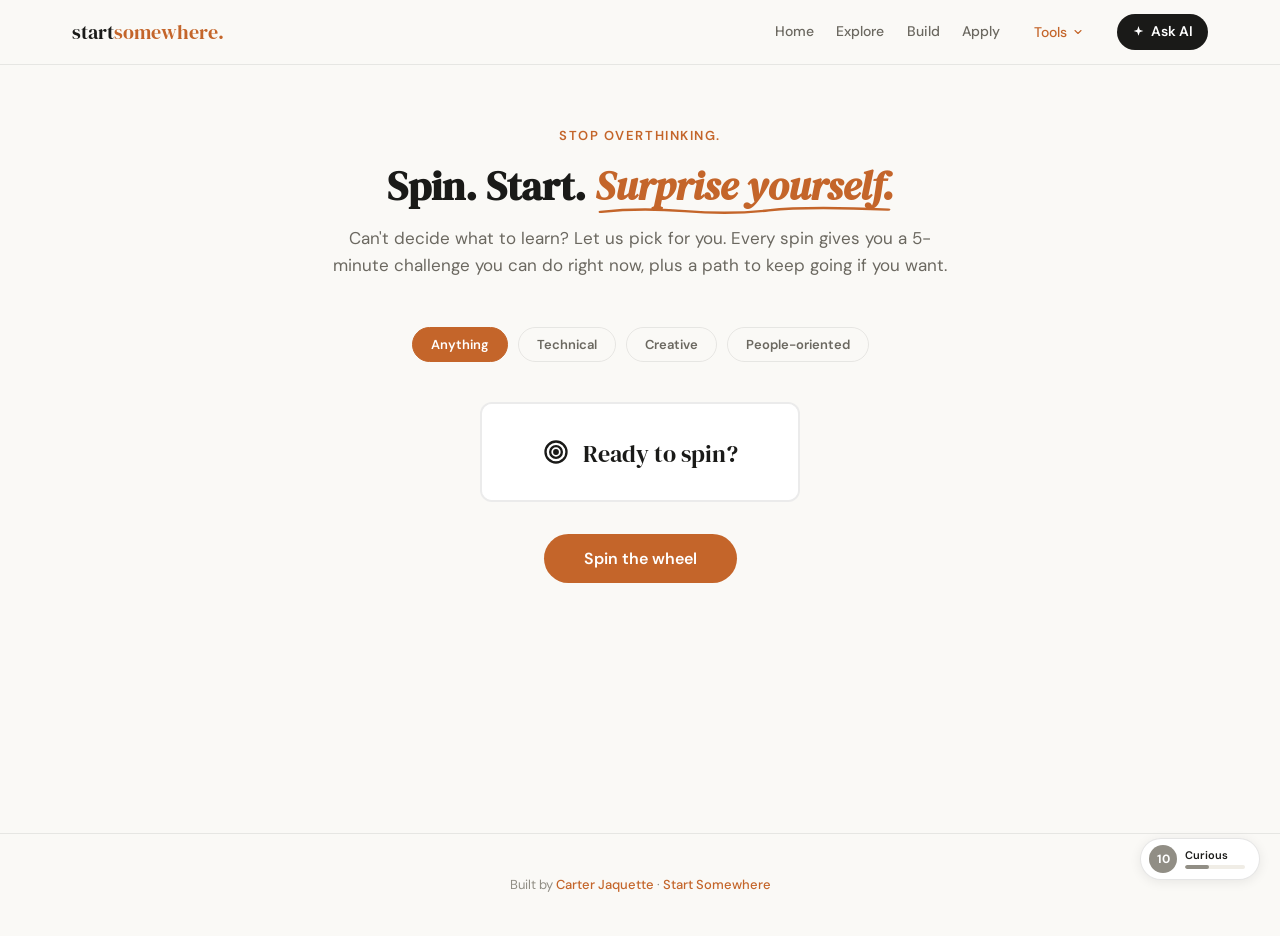
<file: skill-roulette.html>
<!DOCTYPE html>
<html lang="en">
<head>
<meta charset="UTF-8">
<meta name="viewport" content="width=device-width, initial-scale=1.0">
<title>Start Somewhere: Skill Roulette</title>
<link href="https://fonts.googleapis.com/css2?family=DM+Serif+Display:ital@0;1&family=DM+Sans:ital,wght@0,400;0,500;0,600;1,400&display=swap" rel="stylesheet">
<style>
nav { position: sticky; top: 0; z-index: 100; background: rgba(250,249,246,0.95); backdrop-filter: blur(20px); border-bottom: 1px solid rgba(0,0,0,0.08); }
.nav-inner { display: flex; align-items: center; justify-content: space-between; padding: 14px 2rem; max-width: 1200px; margin: 0 auto; }
.nav-logo { font-family: 'DM Serif Display', Georgia, serif; font-size: 20px; text-decoration: none; }
.nav-logo .s { color: #1A1A18; }
.nav-logo .sw { color: #C4652A; }
.nav-links { display: flex; gap: 1.75rem; align-items: center; }
.nav-links a { font-size: 14px; color: #6B6860; text-decoration: none; font-weight: 500; transition: color 0.2s; }
.nav-links a:hover { color: #1A1A18; }
.nav-links a.active { color: #C4652A; font-weight: 600; }
:root {
  --bg: #FAF9F6; --bg-warm: #F5F0E8; --bg-card: #FFFFFF;
  --text: #1A1A18; --text-muted: #6B6860; --text-soft: #918E85;
  --accent: #C4652A; --accent-hover: #A8521F; --accent-light: #FAECE7;
  --teal: #1D9E75; --teal-light: #E1F5EE;
  --purple: #534AB7; --purple-light: #EEEDFE;
  --border: rgba(0,0,0,0.08);
  --serif: 'DM Serif Display', Georgia, serif;
  --sans: 'DM Sans', -apple-system, sans-serif;
  --radius: 12px; --radius-sm: 8px;
}
* { margin: 0; padding: 0; box-sizing: border-box; }
body { font-family: var(--sans); background: var(--bg); color: var(--text); line-height: 1.7; }

/* NAV */

/* HERO */
.page-hero { text-align: center; padding: 60px 2rem 48px; max-width: 680px; margin: 0 auto; }
.page-hero .eyebrow { font-size: 13px; font-weight: 600; text-transform: uppercase; letter-spacing: 0.12em; color: var(--accent); margin-bottom: 1rem; }
.page-hero h1 { font-family: var(--serif); font-size: 40px; line-height: 1.15; margin-bottom: 1rem; }
.page-hero h1 em { font-style: italic; color: var(--accent); }
.page-hero p { font-size: 17px; color: var(--text-muted); line-height: 1.6; }

/* FILTERS */
.filter-bar { display: flex; justify-content: center; gap: 10px; margin-bottom: 40px; flex-wrap: wrap; padding: 0 2rem; }
.filter-pill {
  font-family: var(--sans); font-size: 13px; font-weight: 600; padding: 8px 18px;
  border-radius: 999px; border: 1px solid var(--border); background: transparent;
  color: var(--text-muted); cursor: pointer; transition: all 0.2s;
}
.filter-pill:hover { border-color: var(--accent); color: var(--accent); }
.filter-pill.active { background: var(--accent); color: white; border-color: var(--accent); }

/* ROULETTE AREA */
.roulette-area { text-align: center; padding: 0 2rem 20px; }

.ticker-window {
  width: 320px; height: 100px; margin: 0 auto 32px; overflow: hidden;
  border-radius: var(--radius); border: 2px solid var(--border);
  background: var(--bg-card); position: relative;
  display: flex; align-items: center; justify-content: center;
}
.ticker-window::before, .ticker-window::after {
  content: ''; position: absolute; left: 0; right: 0; height: 30px; z-index: 2; pointer-events: none;
}
.ticker-window::before { top: 0; background: linear-gradient(to bottom, var(--bg-card), transparent); }
.ticker-window::after { bottom: 0; background: linear-gradient(to top, var(--bg-card), transparent); }

.ticker-content {
  font-family: var(--serif); font-size: 24px; transition: none;
  display: flex; flex-direction: column; align-items: center; gap: 8px;
}
.ticker-item { white-space: nowrap; text-align: center; line-height: 1.3; }
.ticker-item .t-emoji { font-size: 28px; margin-right: 8px; }

.spin-btn {
  display: inline-block; background: var(--accent); color: white; border: none;
  font-family: var(--sans); font-size: 16px; font-weight: 600;
  padding: 14px 40px; border-radius: 999px; cursor: pointer;
  transition: background 0.2s, transform 0.1s; margin-bottom: 20px;
}
.spin-btn:hover { background: var(--accent-hover); }
.spin-btn:active { transform: scale(0.97); }
.spin-btn:disabled { opacity: 0.6; cursor: not-allowed; }

/* RESULT CARD */
.result-area { max-width: 720px; margin: 0 auto; padding: 0 2rem 80px; }
.result-card {
  background: var(--bg-card); border: 1px solid var(--border); border-radius: var(--radius);
  padding: 2.5rem 2rem; opacity: 0; transform: translateY(24px);
  transition: opacity 0.5s ease, transform 0.5s ease; pointer-events: none;
}
.result-card.visible { opacity: 1; transform: translateY(0); pointer-events: auto; }

.result-header { text-align: center; margin-bottom: 2rem; }
.result-emoji { font-size: 48px; margin-bottom: 8px; }
.result-skill { font-family: var(--serif); font-size: 28px; margin-bottom: 10px; }
.category-badge {
  display: inline-block; font-size: 12px; font-weight: 600; padding: 4px 14px;
  border-radius: 20px; text-transform: capitalize;
}
.badge-technical { background: var(--teal-light); color: var(--teal); }
.badge-creative { background: var(--purple-light); color: var(--purple); }
.badge-people { background: var(--accent-light); color: var(--accent); }

.challenge-section { margin-bottom: 2rem; }
.challenge-label {
  font-size: 13px; font-weight: 600; text-transform: uppercase; letter-spacing: 0.1em;
  color: var(--accent); margin-bottom: 10px;
}
.challenge-text { font-size: 16px; line-height: 1.7; color: var(--text); margin-bottom: 16px; }
.challenge-btn {
  display: inline-block; background: var(--accent); color: white; padding: 10px 24px;
  border-radius: 999px; text-decoration: none; font-size: 14px; font-weight: 600;
  transition: background 0.2s;
}
.challenge-btn:hover { background: var(--accent-hover); }

.why-section { font-size: 14px; color: var(--text-muted); font-style: italic; line-height: 1.6; margin-bottom: 2rem; }

.divider { height: 1px; background: var(--border); margin: 0 0 2rem; }

.keep-going-label {
  font-size: 13px; font-weight: 600; text-transform: uppercase; letter-spacing: 0.1em;
  color: var(--accent); margin-bottom: 6px;
}
.keep-going-desc { font-size: 14px; color: var(--text-muted); margin-bottom: 1.25rem; }

.keep-going-grid { display: grid; grid-template-columns: repeat(3, 1fr); gap: 1rem; margin-bottom: 2rem; }
.kg-card {
  background: var(--bg); border: 1px solid var(--border); border-radius: var(--radius-sm);
  padding: 1.1rem; text-decoration: none; color: inherit; transition: all 0.25s; display: block;
}
a.kg-card:hover { border-color: var(--accent); transform: translateY(-2px); box-shadow: 0 4px 14px rgba(0,0,0,0.05); }
.kg-card h4 { font-size: 14px; font-weight: 600; margin-bottom: 4px; }
.kg-card p { font-size: 13px; color: var(--text-muted); line-height: 1.5; }

.course-card {
  background: var(--bg-warm); border-radius: var(--radius-sm); padding: 1.25rem;
  margin-bottom: 2rem;
}
.course-card .course-eyebrow { font-size: 12px; font-weight: 600; color: var(--text-soft); text-transform: uppercase; letter-spacing: 0.08em; margin-bottom: 6px; }
.course-card a { font-family: var(--serif); font-size: 18px; color: var(--accent); text-decoration: none; transition: color 0.2s; }
.course-card a:hover { color: var(--accent-hover); text-decoration: underline; }
.course-card .course-meta { font-size: 13px; color: var(--text-muted); margin-top: 4px; }

.bottom-actions { text-align: center; padding-top: 8px; }
.spin-again-btn {
  display: inline-block; background: white; color: var(--accent); border: 2px solid var(--accent);
  font-family: var(--sans); font-size: 15px; font-weight: 600;
  padding: 12px 32px; border-radius: 999px; cursor: pointer;
  transition: all 0.2s; margin-right: 16px;
}
.spin-again-btn:hover { background: var(--accent); color: white; }
.try-all-link {
  font-size: 14px; color: var(--text-muted); text-decoration: underline;
  text-underline-offset: 3px; transition: color 0.2s;
}
.try-all-link:hover { color: var(--accent); }

@media (max-width: 640px) {
  .nav-inner { padding: 12px 1rem; }
  .nav-links { gap: 1rem; flex-wrap: wrap; }
  
  
  .page-hero { padding: 40px 1.5rem 32px; }
  .page-hero h1 { font-size: 30px; }
  .ticker-window { width: 260px; height: 80px; }
  .ticker-content { font-size: 20px; }
  .result-area { padding: 0 1.5rem 60px; }
  .result-card { padding: 2rem 1.5rem; }
  .result-skill { font-size: 24px; }
  .keep-going-grid { grid-template-columns: 1fr; }
  .bottom-actions { display: flex; flex-direction: column; align-items: center; gap: 16px; }
  .spin-again-btn { margin-right: 0; }
}

/* Two-button course UI */
.course-buttons { display: flex; gap: 8px; margin-top: 8px; }
.btn-start { display: inline-flex; align-items: center; gap: 4px; padding: 6px 14px; background: #C4652A; color: white; border-radius: 99px; font-size: 13px; font-weight: 600; text-decoration: none; border: none; cursor: pointer; font-family: 'DM Sans', sans-serif; }
.btn-start:hover { background: #A8511F; }
.btn-keep { display: inline-flex; align-items: center; gap: 4px; padding: 6px 14px; background: transparent; color: #6B6860; border: 1px solid #D3D1C7; border-radius: 99px; font-size: 13px; font-weight: 500; text-decoration: none; cursor: pointer; font-family: 'DM Sans', sans-serif; }
.btn-keep:hover { border-color: #888780; color: #444441; }
.keep-going-dropdown { display: none; margin-top: 8px; padding: 10px 12px; background: rgba(245,240,232,0.5); border-radius: 8px; }
.keep-going-dropdown.open { display: block; }
.keep-going-dropdown .kg-item { display: flex; align-items: center; gap: 8px; padding: 5px 0; flex-wrap: wrap; }
.keep-going-dropdown .kg-step { font-size: 11px; color: #6B6860; background: rgba(0,0,0,0.05); padding: 2px 8px; border-radius: 99px; white-space: nowrap; }
.keep-going-dropdown .kg-item a { font-size: 13px; color: #1a6fb5; text-decoration: none; }
.keep-going-dropdown .kg-item a:hover { text-decoration: underline; }
.keep-going-dropdown .kg-meta { font-size: 12px; color: #9C9A93; }


/* MOBILE HAMBURGER NAV */
.nav-hamburger {
  display: none; align-items: center; justify-content: center;
  width: 36px; height: 36px; cursor: pointer; border: none;
  background: transparent; padding: 0; flex-direction: column; gap: 5px;
}
.nav-hamburger span {
  display: block; width: 20px; height: 2px; background: #1A1A18;
  transition: all 0.3s; border-radius: 1px;
}
.nav-hamburger.open span:nth-child(1) { transform: translateY(7px) rotate(45deg); }
.nav-hamburger.open span:nth-child(2) { opacity: 0; }
.nav-hamburger.open span:nth-child(3) { transform: translateY(-7px) rotate(-45deg); }
.mobile-menu {
  display: none; position: fixed; top: 53px; left: 0; right: 0; bottom: 0;
  background: rgba(250,249,246,0.98); backdrop-filter: blur(20px);
  z-index: 99; padding: 2rem 1.5rem; overflow-y: auto;
}
.mobile-menu.open { display: flex; flex-direction: column; gap: 0; }
.mobile-menu a {
  display: block; padding: 14px 0; font-size: 16px; color: #6B6860;
  text-decoration: none; font-weight: 500; border-bottom: 1px solid rgba(0,0,0,0.08);
  transition: color 0.2s;
}
.mobile-menu a:hover, .mobile-menu a.active { color: #C4652A; }
@media (max-width: 768px) { .nav-hamburger { display: flex; } .nav-links { display: none !important; } }
</style>
<link rel="stylesheet" href="ss-theme.css">
<script src="ss-ui.js" defer></script>
</head>
<body>

<nav>
  <div class="nav-inner">
    <a href="start-somewhere.html" class="nav-logo"><span class="s">start</span><span class="sw">somewhere.</span></a>
    <button class="nav-hamburger" id="navHamburger" onclick="toggleMobileMenu()"><span></span><span></span><span></span></button>
    <div class="nav-links">
      <a href="start-somewhere.html">Home</a>
      <a href="explore.html">Explore</a>
      <a href="build.html">Build</a>
      <a href="apply.html">Apply</a>
      <div class="nav-tools">
        <button class="nav-tools-btn active" type="button" aria-haspopup="true" aria-expanded="false">Tools <svg class="chev" width="12" height="12" viewBox="0 0 24 24" fill="none" stroke="currentColor" stroke-width="2.2" stroke-linecap="round" stroke-linejoin="round"><path d="M6 9l6 6 6-6"/></svg></button>
        <div class="nav-tools-menu" role="menu">
          <a href="skill-explorer-production.html" role="menuitem"><svg width="16" height="16" viewBox="0 0 24 24" fill="none" stroke="currentColor" stroke-width="1.5" stroke-linecap="round" stroke-linejoin="round"><circle cx="11" cy="11" r="7"/><path d="M21 21l-4.3-4.3"/></svg>Skill Explorer</a>
          <a href="job-analyzer.html" role="menuitem"><svg width="16" height="16" viewBox="0 0 24 24" fill="none" stroke="currentColor" stroke-width="1.5" stroke-linecap="round" stroke-linejoin="round"><path d="M14 2H6a2 2 0 0 0-2 2v16a2 2 0 0 0 2 2h12a2 2 0 0 0 2-2V8z"/><path d="M14 2v6h6"/><path d="M9 13h6M9 17h4"/></svg>Job Analyzer</a>
          <a href="skill-roulette.html" class="active" role="menuitem"><svg width="16" height="16" viewBox="0 0 24 24" fill="none" stroke="currentColor" stroke-width="1.5" stroke-linecap="round" stroke-linejoin="round"><path d="M16 3h5v5"/><path d="M4 20L21 3"/><path d="M21 16v5h-5"/><path d="M15 15l6 6"/><path d="M4 4l5 5"/></svg>Skill Roulette</a>
          <a href="skill-sprints.html" role="menuitem"><svg width="16" height="16" viewBox="0 0 24 24" fill="none" stroke="currentColor" stroke-width="1.5" stroke-linecap="round" stroke-linejoin="round"><circle cx="12" cy="13" r="8"/><path d="M12 9v4l2.5 2.5"/><path d="M9 2h6"/></svg>Skill Sprints</a>
          <a href="skill-map.html" role="menuitem"><svg width="16" height="16" viewBox="0 0 24 24" fill="none" stroke="currentColor" stroke-width="1.5" stroke-linecap="round" stroke-linejoin="round"><circle cx="5" cy="6" r="2.2"/><circle cx="19" cy="6" r="2.2"/><circle cx="12" cy="18" r="2.2"/><path d="M7 7.4L10.4 16M17 7.4L13.6 16M7.2 6h9.6"/></svg>Skill Map</a>
        </div>
      </div>
      <a href="ask.html" class="nav-cta"><svg width="13" height="13" viewBox="0 0 24 24" fill="currentColor"><path d="M12 2l1.9 5.7a2 2 0 0 0 1.3 1.3L21 11l-5.8 2a2 2 0 0 0-1.3 1.3L12 20l-1.9-5.7a2 2 0 0 0-1.3-1.3L3 11l5.8-2a2 2 0 0 0 1.3-1.3z"/></svg>Ask AI</a>
    </div>
  </div>
</nav>
<div class="mobile-menu" id="mobileMenu">
  <a href="start-somewhere.html">Home</a>
  <a href="explore.html">Explore</a>
  <a href="build.html">Build</a>
  <a href="apply.html">Apply</a>
  <a href="skill-explorer-production.html">Skill Explorer</a>
  <a href="job-analyzer.html">Job Analyzer</a>
  <a href="ask.html">Ask AI</a>  <a href="skill-roulette.html" class="active">Skill Roulette</a>
  <a href="skill-sprints.html">Skill Sprints</a>
  <a href="skill-map.html">Skill Map</a>
</div>

<div class="page-hero">
  <div class="eyebrow">STOP OVERTHINKING.</div>
  <h1>Spin. Start. <span class="squig"><em>Surprise yourself.</em><svg viewBox="0 0 200 12" preserveAspectRatio="none" aria-hidden="true"><path d="M4 8 Q 30 2, 60 7 T 116 6 T 196 5"/></svg></span></h1>
  <p>Can't decide what to learn? Let us pick for you. Every spin gives you a 5-minute challenge you can do right now, plus a path to keep going if you want.</p>
</div>

<div class="filter-bar">
  <button class="filter-pill active" data-filter="all">Anything</button>
  <button class="filter-pill" data-filter="technical">Technical</button>
  <button class="filter-pill" data-filter="creative">Creative</button>
  <button class="filter-pill" data-filter="people">People-oriented</button>
</div>

<div class="roulette-area">
  <div class="ticker-window">
    <div class="ticker-content" id="ticker">
      <div class="ticker-item"><span class="t-emoji"><svg width="1em" height="1em" viewBox="0 0 24 24" fill="none" stroke="currentColor" stroke-width="2" stroke-linecap="round" stroke-linejoin="round" style="vertical-align:-0.125em"><circle cx="12" cy="12" r="9"/><circle cx="12" cy="12" r="5"/><circle cx="12" cy="12" r="1.5" fill="currentColor"/></svg></span> Ready to spin?</div>
    </div>
  </div>
  <button class="spin-btn" id="spinBtn" onclick="spin()">Spin the wheel</button>
</div>

<div class="result-area">
  <div class="result-card" id="resultCard"></div>
  <div class="bottom-actions" id="bottomActions" style="display:none;">
    <button class="spin-again-btn" onclick="spin()">Spin again</button>
    <a class="try-all-link" href="skill-sprints.html">Try all 18 sprints &rarr;</a>
  </div>
</div>

<script>
const SPRINTS = [{"skill": "Python Basics", "category": "technical", "emoji": "\ud83d\udc0d", "challenge": "Open a Python editor and write a script that asks for your name and prints 'Hello, [name]! You just wrote your first Python.'", "challengeUrl": "https://www.online-python.com/", "challengeLabel": "Open Python editor", "why": "Python is the most in-demand programming language in the world. And you just wrote your first script.", "course": {"title": "Python for Everybody", "provider": "University of Michigan / Coursera", "url": "https://www.coursera.org/search?query=Python+for+Everybody", "duration": "8 months", "cost": "Free to audit", "next": [{"title": "Python Data Structures", "provider": "University of Michigan / Coursera", "url": "https://www.coursera.org/search?query=Python+Data+Structures", "duration": "7 weeks"}, {"title": "Introduction to Computer Science and Programming Using Python", "provider": "MIT / edX", "url": "https://www.edx.org/search?q=Introduction+to+Computer+Science+and+Programming+Using+Python", "duration": "9 weeks"}, {"title": "100 Days of Code: The Complete Python Pro Bootcamp", "provider": "Coursera", "url": "https://www.coursera.org/search?query=100+Days+of+Code%3A+The+Complete+Python+Pro+Bootcamp", "duration": "4 months"}]}, "keepGoing": [{"label": "Make a calculator", "desc": "Write a script that adds two numbers the user types in."}, {"label": "Try a loop", "desc": "Print the numbers 1 to 10 using a for loop."}, {"label": "Take the full course", "desc": "Python for Everybody covers everything from basics to databases.", "url": "https://www.coursera.org/search?query=python"}]}, {"skill": "Spreadsheet Formulas", "category": "technical", "emoji": "\ud83d\udcca", "challenge": "Open Google Sheets, type 5 numbers in column A, then use =SUM(A1:A5) in cell B1 and =AVERAGE(A1:A5) in cell B2.", "challengeUrl": "https://sheets.google.com/", "challengeLabel": "Open Google Sheets", "why": "Spreadsheets are the most underrated superpower in business. Every industry uses them, and most people barely scratch the surface.", "course": {"title": "Google Sheets - Complete Course", "provider": "Google / Coursera", "url": "https://www.coursera.org/search?query=Google+Sheets+-+Complete+Course", "duration": "4 weeks", "cost": "Free to audit", "next": [{"title": "Advanced Google Sheets Functions", "provider": "Coursera", "url": "https://www.coursera.org/search?query=Advanced+Google+Sheets+Functions", "duration": "3 weeks"}, {"title": "Excel Skills for Business", "provider": "Macquarie University / Coursera", "url": "https://www.coursera.org/search?query=Excel+Skills+for+Business", "duration": "6 months"}, {"title": "Data Analysis with Spreadsheets", "provider": "Coursera", "url": "https://www.coursera.org/search?query=Data+Analysis+with+Spreadsheets", "duration": "4 weeks"}]}, "keepGoing": [{"label": "Try VLOOKUP", "desc": "Create a second sheet with names and prices. Use VLOOKUP to pull a price by name."}, {"label": "Build a budget", "desc": "Track a week of spending with categories and totals."}, {"label": "Learn pivot tables", "desc": "The single most powerful spreadsheet feature. Google 'pivot table tutorial' and try one."}]}, {"skill": "Public Speaking", "category": "people", "emoji": "\ud83c\udfa4", "challenge": "Record yourself on your phone giving a 60-second introduction: who you are, what you're interested in, and one thing you learned recently.", "challengeUrl": "https://www.coursera.org/search?query=Public+Speaking", "challengeLabel": "Course: Public Speaking", "why": "Every career requires communicating ideas. The difference between good and great is just practice \u2014 starting with a 60-second recording.", "course": {"title": "Introduction to Public Speaking", "provider": "University of Washington / Coursera", "url": "https://www.coursera.org/search?query=Introduction+to+Public+Speaking", "duration": "10 weeks", "cost": "Free to audit", "next": [{"title": "Dynamic Public Speaking Specialization", "provider": "University of Washington / Coursera", "url": "https://www.coursera.org/search?query=Dynamic+Public+Speaking+Specialization", "duration": "5 months"}, {"title": "Presentation Skills: Speechwriting and Storytelling", "provider": "National Research Tomsk State University / Coursera", "url": "https://www.coursera.org/search?query=Presentation+Skills%3A+Speechwriting+and+Storytelling", "duration": "4 weeks"}, {"title": "Successful Negotiation: Essential Strategies and Skills", "provider": "University of Michigan / Coursera", "url": "https://www.coursera.org/search?query=Successful+Negotiation%3A+Essential+Strategies+and+Skills", "duration": "7 weeks"}]}, "keepGoing": [{"label": "Watch yourself back", "desc": "Note one thing you liked and one thing to improve. That's the whole feedback loop."}, {"label": "Try a 2-minute version", "desc": "Expand your intro with a story about something you learned the hard way."}, {"label": "Record for someone", "desc": "Send your 60-second intro to a friend and ask for honest feedback."}]}, {"skill": "Data Analysis", "category": "technical", "emoji": "\ud83d\udcc8", "challenge": "Go to Google Trends, search for 3 topics you're curious about, and screenshot the comparison chart. What surprised you?", "challengeUrl": "https://trends.google.com/", "challengeLabel": "Open Google Trends", "why": "Data analysis starts with curiosity and a question \u2014 not a degree. You just did real data exploration.", "course": {"title": "Google Data Analytics Certificate", "provider": "Google / Coursera", "url": "https://www.coursera.org/search?query=Google+Data+Analytics+Certificate", "duration": "6 months", "cost": "Free to audit", "next": [{"title": "Google Data Analytics Professional Certificate", "provider": "Google / Coursera", "url": "https://www.coursera.org/search?query=Google+Data+Analytics+Professional+Certificate", "duration": "6 months"}, {"title": "Data Analysis with Python", "provider": "IBM / Coursera", "url": "https://www.coursera.org/search?query=Data+Analysis+with+Python", "duration": "5 weeks"}, {"title": "Statistics with Python Specialization", "provider": "University of Michigan / Coursera", "url": "https://www.coursera.org/search?query=Statistics+with+Python+Specialization", "duration": "5 months"}]}, "keepGoing": [{"label": "Compare 5 topics", "desc": "Pick a broader category and compare 5 related terms. Look for seasonal patterns."}, {"label": "Export the data", "desc": "Download the CSV from Google Trends and open it in a spreadsheet. Sort by date."}, {"label": "Try a dataset", "desc": "Go to Kaggle.com, find a beginner dataset, and just look at it. What patterns do you notice?", "url": "https://www.kaggle.com/datasets"}]}, {"skill": "Graphic Design", "category": "creative", "emoji": "\ud83c\udfa8", "challenge": "Open Canva, pick any template, and change the colors, fonts, and text to make it yours. Save it as a PNG.", "challengeUrl": "https://www.canva.com/", "challengeLabel": "Open Canva", "why": "Visual communication shows up everywhere \u2014 presentations, social media, side projects. You just made your first design.", "course": {"title": "Graphic Design Specialization", "provider": "CalArts / Coursera", "url": "https://www.coursera.org/search?query=Graphic+Design+Specialization", "duration": "5 months", "cost": "Free to audit", "next": [{"title": "UI / UX Design Specialization", "provider": "CalArts / Coursera", "url": "https://www.coursera.org/search?query=UI+%2F+UX+Design+Specialization", "duration": "4 months"}, {"title": "Visual Elements of User Interface Design", "provider": "CalArts / Coursera", "url": "https://www.coursera.org/search?query=Visual+Elements+of+User+Interface+Design", "duration": "4 weeks"}, {"title": "Google UX Design Professional Certificate", "provider": "Google / Coursera", "url": "https://www.coursera.org/search?query=Google+UX+Design+Professional+Certificate", "duration": "6 months"}]}, "keepGoing": [{"label": "Design a social post", "desc": "Create an Instagram-sized graphic for something you care about."}, {"label": "Try a logo", "desc": "Design a simple logo for a fake company or a personal brand."}, {"label": "Learn color theory", "desc": "Google 'color wheel complementary colors' and try a design using only complementary pairs."}]}, {"skill": "Writing", "category": "creative", "emoji": "\u270d\ufe0f", "challenge": "Set a timer for 5 minutes and write about the last thing that genuinely surprised you. Don't edit \u2014 just write.", "challengeUrl": "https://hemingwayapp.com/", "challengeLabel": "Open Hemingway Editor", "why": "Clear writing is clear thinking. Every profession rewards people who can put ideas into words.", "course": {"title": "Writing in the Sciences", "provider": "Stanford / Coursera", "url": "https://www.coursera.org/search?query=Writing+in+the+Sciences", "duration": "8 weeks", "cost": "Free to audit", "next": [{"title": "Good with Words: Writing and Editing", "provider": "University of Michigan / Coursera", "url": "https://www.coursera.org/search?query=Good+with+Words%3A+Writing+and+Editing", "duration": "5 months"}, {"title": "Creative Writing Specialization", "provider": "Wesleyan / Coursera", "url": "https://www.coursera.org/search?query=Creative+Writing+Specialization", "duration": "6 months"}, {"title": "Business Writing", "provider": "University of Colorado / Coursera", "url": "https://www.coursera.org/search?query=Business+Writing", "duration": "4 weeks"}]}, "keepGoing": [{"label": "Edit what you wrote", "desc": "Paste it into Hemingway Editor. Can you cut it by 30% without losing meaning?"}, {"label": "Write an explanation", "desc": "Pick something you know well and explain it to a 12-year-old in 200 words."}, {"label": "Start a daily habit", "desc": "Write 200 words every morning for a week. Topic doesn't matter \u2014 the habit does."}]}, {"skill": "SQL Basics", "category": "technical", "emoji": "\ud83d\uddc4\ufe0f", "challenge": "Open SQLBolt, complete Lesson 1 (SELECT queries). It takes 5 minutes and you'll write real database queries.", "challengeUrl": "https://sqlbolt.com/", "challengeLabel": "Open SQLBolt", "why": "SQL is the language of data. If you can write SELECT, FROM, and WHERE, you can pull insights from any database in the world.", "course": {"title": "SQL for Data Science", "provider": "UC Davis / Coursera", "url": "https://www.coursera.org/search?query=SQL+for+Data+Science", "duration": "4 weeks", "cost": "Free to audit", "next": [{"title": "SQL for Data Science", "provider": "UC Davis / Coursera", "url": "https://www.coursera.org/search?query=SQL+for+Data+Science", "duration": "4 weeks"}, {"title": "Advanced SQL for Data Scientists", "provider": "Coursera", "url": "https://www.coursera.org/search?query=Advanced+SQL+for+Data+Scientists", "duration": "4 weeks"}, {"title": "Database Management Essentials", "provider": "University of Colorado / Coursera", "url": "https://www.coursera.org/search?query=Database+Management+Essentials", "duration": "7 weeks"}]}, "keepGoing": [{"label": "Finish Lessons 2-3", "desc": "Learn filtering with WHERE and sorting with ORDER BY."}, {"label": "Try JOINs", "desc": "Lesson 6 on SQLBolt teaches you to combine tables \u2014 that's where SQL gets powerful."}, {"label": "Query real data", "desc": "Go to Mode Analytics' SQL tutorial and practice on real datasets.", "url": "https://mode.com/sql-tutorial/"}]}, {"skill": "Negotiation", "category": "people", "emoji": "\ud83e\udd1d", "challenge": "Think of the last time you agreed to something you weren't thrilled about. Write down what you would say differently in 3 bullet points.", "challengeUrl": "https://www.coursera.org/search?query=Negotiation", "challengeLabel": "Course: Negotiation", "why": "Negotiation isn't about winning \u2014 it's about understanding what both sides actually need. You use it every single day.", "course": {"title": "Introduction to Negotiation", "provider": "Yale / Coursera", "url": "https://www.coursera.org/search?query=Introduction+to+Negotiation", "duration": "9 weeks", "cost": "Free to audit", "next": [{"title": "Successful Negotiation: Essential Strategies and Skills", "provider": "University of Michigan / Coursera", "url": "https://www.coursera.org/search?query=Successful+Negotiation%3A+Essential+Strategies+and+Skills", "duration": "7 weeks"}, {"title": "Negotiation, Mediation, and Conflict Resolution", "provider": "ESSEC / Coursera", "url": "https://www.coursera.org/search?query=Negotiation%2C+Mediation%2C+and+Conflict+Resolution", "duration": "5 months"}, {"title": "International Business Negotiation", "provider": "University of London / Coursera", "url": "https://www.coursera.org/search?query=International+Business+Negotiation", "duration": "4 weeks"}]}, "keepGoing": [{"label": "Practice the mirror technique", "desc": "In your next conversation, repeat the last 3 words the other person said as a question. Notice what happens."}, {"label": "Negotiate something small", "desc": "Ask for a discount somewhere \u2014 a coffee shop, a subscription. The practice matters more than the outcome."}, {"label": "Watch a master", "desc": "Search 'Chris Voss negotiation' on YouTube. His FBI hostage techniques work in everyday life."}]}, {"skill": "Video Editing", "category": "creative", "emoji": "\ud83c\udfac", "challenge": "Record a 15-second video on your phone, import it into CapCut, add one text overlay and one transition. Export it.", "challengeUrl": "https://www.capcut.com/", "challengeLabel": "Open CapCut", "why": "Video is the dominant medium. Even rough editing skills open doors in content, marketing, and personal projects.", "course": {"title": "Video Editing with DaVinci Resolve", "provider": "Skillshare", "url": "https://www.skillshare.com/en/search?query=Video+Editing+with+DaVinci+Resolve", "duration": "2-4 hours", "cost": "Free trial", "next": [{"title": "DaVinci Resolve Masterclass", "provider": "Skillshare", "url": "https://www.skillshare.com/en/search?query=DaVinci+Resolve+Masterclass", "duration": "4 hours"}, {"title": "Film Production Specialization", "provider": "Wesleyan / Coursera", "url": "https://www.coursera.org/search?query=Film+Production+Specialization", "duration": "6 months"}, {"title": "Motion Graphics with After Effects", "provider": "Coursera", "url": "https://www.coursera.org/search?query=Motion+Graphics+with+After+Effects", "duration": "4 weeks"}]}, "keepGoing": [{"label": "Add music", "desc": "Import a royalty-free track and sync a cut to the beat."}, {"label": "Make a 30-second story", "desc": "Record 3 clips and edit them into a mini-narrative with text and transitions."}, {"label": "Try color grading", "desc": "Apply a LUT or manually adjust the color \u2014 it's what makes amateur video look professional."}]}, {"skill": "HTML & CSS", "category": "technical", "emoji": "\ud83c\udf10", "challenge": "Open CodePen, type '<h1>Hello World</h1><p>I just wrote HTML.</p>' in the HTML panel and watch it appear. Now change the color with CSS.", "challengeUrl": "https://codepen.io/pen/", "challengeLabel": "Open CodePen", "why": "Every website you've ever visited is HTML and CSS. You just wrote your first one.", "course": {"title": "HTML, CSS, and Javascript for Web Developers", "provider": "Johns Hopkins / Coursera", "url": "https://www.coursera.org/search?query=HTML%2C+CSS%2C+and+Javascript+for+Web+Developers", "duration": "5 weeks", "cost": "Free to audit", "next": [{"title": "JavaScript for Beginners", "provider": "UC Davis / Coursera", "url": "https://www.coursera.org/search?query=JavaScript+for+Beginners", "duration": "4 weeks"}, {"title": "Responsive Web Design", "provider": "Coursera", "url": "https://www.coursera.org/search?query=Responsive+Web+Design", "duration": "4 weeks"}, {"title": "Web Design for Everybody: Basics of Web Development and Coding", "provider": "University of Michigan / Coursera", "url": "https://www.coursera.org/search?query=Web+Design+for+Everybody%3A+Basics+of+Web+Development+and+Coding", "duration": "5 months"}]}, "keepGoing": [{"label": "Style it up", "desc": "Add a background color, change the font, center the text. CSS is surprisingly fun."}, {"label": "Build a personal page", "desc": "Add your name, a short bio, and 3 links to things you like. That's a website."}, {"label": "Learn Flexbox", "desc": "Google 'Flexbox Froggy' \u2014 it's a game that teaches CSS layout in 20 minutes.", "url": "https://flexboxfroggy.com/"}]}, {"skill": "Financial Literacy", "category": "technical", "emoji": "\ud83d\udcb0", "challenge": "Open a compound interest calculator, type in $100/month for 30 years at 7%. Look at the total. Now try $200/month.", "challengeUrl": "https://www.investor.gov/financial-tools-calculators/calculators/compound-interest-calculator", "challengeLabel": "Open calculator", "why": "Understanding compound interest changes how you think about every financial decision for the rest of your life.", "course": {"title": "Finance for Non-Finance Professionals", "provider": "Rice University / Coursera", "url": "https://www.coursera.org/search?query=Finance+for+Non-Finance+Professionals", "duration": "4 weeks", "cost": "Free to audit", "next": [{"title": "Financial Accounting", "provider": "University of Illinois / Coursera", "url": "https://www.coursera.org/search?query=Financial+Accounting", "duration": "4 weeks"}, {"title": "Corporate Finance Essentials", "provider": "IESE / Coursera", "url": "https://www.coursera.org/search?query=Corporate+Finance+Essentials", "duration": "4 weeks"}, {"title": "Financial Planning for Young Adults", "provider": "University of Illinois / Coursera", "url": "https://www.coursera.org/search?query=Financial+Planning+for+Young+Adults", "duration": "4 weeks"}]}, "keepGoing": [{"label": "Calculate your own", "desc": "Put in your actual savings amount and see where you'll be in 10, 20, 30 years."}, {"label": "Compare investments", "desc": "Try 5% vs 7% vs 10% return rates. Small differences in rate create massive differences over time."}, {"label": "Learn the basics", "desc": "The Rice University course covers everything you need in 4 weeks \u2014 budgeting, investing, debt."}]}, {"skill": "Project Management", "category": "people", "emoji": "\ud83d\udccb", "challenge": "Pick something you've been putting off. Break it into 3 steps. Write a deadline for each. Congratulations \u2014 you just made a project plan.", "challengeUrl": "https://trello.com/", "challengeLabel": "Open Trello", "why": "Project management is just 'break big things into small things and do them in order.' That skill transfers to literally everything.", "course": {"title": "Google Project Management Certificate", "provider": "Google / Coursera", "url": "https://www.coursera.org/search?query=Google+Project+Management+Certificate", "duration": "6 months", "cost": "Free to audit", "next": [{"title": "Agile Project Management", "provider": "Google / Coursera", "url": "https://www.coursera.org/search?query=Agile+Project+Management", "duration": "5 weeks"}, {"title": "Leading Teams", "provider": "University of Michigan / Coursera", "url": "https://www.coursera.org/search?query=Leading+Teams", "duration": "4 weeks"}, {"title": "Organizational Behavior: How to Manage People", "provider": "IESE / Coursera", "url": "https://www.coursera.org/search?query=Organizational+Behavior%3A+How+to+Manage+People", "duration": "4 weeks"}]}, "keepGoing": [{"label": "Move it to a board", "desc": "Open Trello and create a board with To Do, Doing, and Done columns. Move your 3 tasks through them."}, {"label": "Add dependencies", "desc": "Which tasks need to happen before others? Mark those. You just learned critical path thinking."}, {"label": "Try a bigger project", "desc": "Pick a personal goal and break it into 10+ tasks with deadlines across a month."}]}, {"skill": "UX Thinking", "category": "creative", "emoji": "\ud83e\udde9", "challenge": "Pick an app you use daily. Find one thing that annoys you about it. Sketch (on paper) how you'd redesign that one screen.", "challengeUrl": "https://excalidraw.com/", "challengeLabel": "Open Excalidraw", "why": "UX design is just noticing friction and fixing it. You've been doing user research your whole life \u2014 you just didn't call it that.", "course": {"title": "Google UX Design Certificate", "provider": "Google / Coursera", "url": "https://www.coursera.org/search?query=Google+UX+Design+Certificate", "duration": "6 months", "cost": "Free to audit", "next": [{"title": "Google UX Design Professional Certificate", "provider": "Google / Coursera", "url": "https://www.coursera.org/search?query=Google+UX+Design+Professional+Certificate", "duration": "6 months"}, {"title": "User Research and Design", "provider": "University of Michigan / Coursera", "url": "https://www.coursera.org/search?query=User+Research+and+Design", "duration": "4 weeks"}, {"title": "Visual Elements of User Interface Design", "provider": "CalArts / Coursera", "url": "https://www.coursera.org/search?query=Visual+Elements+of+User+Interface+Design", "duration": "4 weeks"}]}, "keepGoing": [{"label": "Digitize your sketch", "desc": "Recreate your paper sketch in Excalidraw or Figma. Add labels explaining your choices."}, {"label": "Do a 5-second test", "desc": "Show someone your redesign for 5 seconds. Ask what they noticed first. That's usability testing."}, {"label": "Redesign another screen", "desc": "Pick a different app and redesign its worst screen. You're building a UX portfolio."}]}, {"skill": "Photography", "category": "creative", "emoji": "\ud83d\udcf7", "challenge": "Walk to the nearest window. Take 3 photos of the same scene: one zoomed out, one zoomed in on a detail, one from an unusual angle.", "challengeUrl": "https://www.coursera.org/search?query=Photography", "challengeLabel": "Course: Photography", "why": "Photography trains you to see composition, light, and story. Those skills transfer to design, marketing, and communication.", "course": {"title": "Photography Basics and Beyond", "provider": "Michigan State / Coursera", "url": "https://www.coursera.org/search?query=Photography+Basics+and+Beyond", "duration": "5 months", "cost": "Free to audit", "next": [{"title": "Photography Techniques: Light, Content, and Sharing", "provider": "Michigan State / Coursera", "url": "https://www.coursera.org/search?query=Photography+Techniques%3A+Light%2C+Content%2C+and+Sharing", "duration": "4 weeks"}, {"title": "Digital Photography", "provider": "Coursera", "url": "https://www.coursera.org/search?query=Digital+Photography", "duration": "4 weeks"}, {"title": "Portrait Photography", "provider": "Coursera", "url": "https://www.coursera.org/search?query=Portrait+Photography", "duration": "3 weeks"}]}, "keepGoing": [{"label": "Compare your 3 shots", "desc": "Which one tells the most interesting story? Why? That's the start of artistic judgment."}, {"label": "Try the rule of thirds", "desc": "Google it, then take 5 photos with the subject off-center. Notice the difference."}, {"label": "Do a photo walk", "desc": "Spend 15 minutes walking around and take 20 photos. Pick your best 3 and explain why."}]}, {"skill": "Critical Thinking", "category": "people", "emoji": "\ud83e\udde0", "challenge": "Find a news headline that makes a bold claim. Spend 5 minutes finding the original source. Does the headline match what the study actually says?", "challengeUrl": "https://www.allsides.com/", "challengeLabel": "Open AllSides", "why": "The ability to question claims and trace them to sources is the most important skill nobody teaches you in school.", "course": {"title": "Mindware: Critical Thinking", "provider": "University of Michigan / Coursera", "url": "https://www.coursera.org/search?query=Mindware%3A+Critical+Thinking", "duration": "8 weeks", "cost": "Free to audit", "next": [{"title": "Think Again: How to Reason and Argue", "provider": "Duke / Coursera", "url": "https://www.coursera.org/search?query=Think+Again%3A+How+to+Reason+and+Argue", "duration": "4 weeks"}, {"title": "Introduction to Logic and Critical Thinking", "provider": "Duke / Coursera", "url": "https://www.coursera.org/search?query=Introduction+to+Logic+and+Critical+Thinking", "duration": "4 weeks"}, {"title": "Problem Solving Using Computational Thinking", "provider": "University of Michigan / Coursera", "url": "https://www.coursera.org/search?query=Problem+Solving+Using+Computational+Thinking", "duration": "4 weeks"}]}, "keepGoing": [{"label": "Check the sample size", "desc": "Find the study behind a health claim. How many people were in it? Under 100? Be skeptical."}, {"label": "Read the opposing view", "desc": "Find an opinion you agree with, then search for the strongest argument against it."}, {"label": "Spot logical fallacies", "desc": "Google 'common logical fallacies' and try to find one in today's news."}]}, {"skill": "Networking", "category": "people", "emoji": "\ud83c\udf10", "challenge": "Open LinkedIn and send one genuine message to someone whose career path interests you. Just say what specifically you admire about their work.", "challengeUrl": "https://www.linkedin.com/", "challengeLabel": "Open LinkedIn", "why": "Most opportunities come through people, not applications. One genuine message is worth 50 cold applications.", "course": {"title": "Building Your Professional Network", "provider": "University of Washington / Coursera", "url": "https://www.coursera.org/search?query=Building+Your+Professional+Network", "duration": "4 weeks", "cost": "Free to audit", "next": [{"title": "Building Your Professional Network", "provider": "University of Washington / Coursera", "url": "https://www.coursera.org/search?query=Building+Your+Professional+Network", "duration": "4 weeks"}, {"title": "Career Success Specialization", "provider": "UC Irvine / Coursera", "url": "https://www.coursera.org/search?query=Career+Success+Specialization", "duration": "5 months"}, {"title": "Communication Strategies for a Virtual Age", "provider": "University of Toronto / Coursera", "url": "https://www.coursera.org/search?query=Communication+Strategies+for+a+Virtual+Age", "duration": "4 weeks"}]}, "keepGoing": [{"label": "Send 2 more messages", "desc": "Find 2 more people in roles you find interesting. Mention something specific about their work."}, {"label": "Comment on a post", "desc": "Find a post in your field and leave a thoughtful comment. That's visibility without the pressure of posting."}, {"label": "Write your first post", "desc": "Share something you learned recently in 3-4 sentences. You'd be surprised how many people engage."}]}, {"skill": "Basic Statistics", "category": "technical", "emoji": "\ud83d\udcc9", "challenge": "Google 'average vs median income in the US.' Notice how different they are. Write one sentence explaining why they diverge.", "challengeUrl": "https://www.khanacademy.org/math/statistics-probability", "challengeLabel": "Open Khan Academy", "why": "Statistics is how you stop being fooled by numbers. Understanding averages, medians, and distributions changes how you read everything.", "course": {"title": "Statistics with Python", "provider": "University of Michigan / Coursera", "url": "https://www.coursera.org/search?query=Statistics+with+Python", "duration": "5 months", "cost": "Free to audit", "next": [{"title": "Statistics with Python Specialization", "provider": "University of Michigan / Coursera", "url": "https://www.coursera.org/search?query=Statistics+with+Python+Specialization", "duration": "5 months"}, {"title": "Bayesian Statistics: From Concept to Data Analysis", "provider": "UC Santa Cruz / Coursera", "url": "https://www.coursera.org/search?query=Bayesian+Statistics%3A+From+Concept+to+Data+Analysis", "duration": "4 weeks"}, {"title": "Probability and Statistics", "provider": "Stanford / Coursera", "url": "https://www.coursera.org/search?query=Probability+and+Statistics", "duration": "8 weeks"}]}, "keepGoing": [{"label": "Learn standard deviation", "desc": "Google 'standard deviation explained simply.' Try calculating one by hand for 5 numbers."}, {"label": "Find a misleading chart", "desc": "Search 'misleading data visualizations.' Can you spot what makes each one deceptive?"}, {"label": "Try Khan Academy", "desc": "The statistics module is the best free intro to stats that exists. Start with probability.", "url": "https://www.khanacademy.org/math/statistics-probability"}]}, {"skill": "Meditation & Focus", "category": "people", "emoji": "\ud83e\uddd8", "challenge": "Set a timer for 3 minutes. Close your eyes, breathe slowly, and count your breaths. When you lose count, start over. That's it.", "challengeUrl": "https://www.youtube.com/results?search_query=3+minute+guided+meditation", "challengeLabel": "Guided meditation", "why": "Focus is a skill, not a trait. Three minutes of practice literally rewires your brain for better attention.", "course": {"title": "De-Mystifying Mindfulness", "provider": "Leiden University / Coursera", "url": "https://www.coursera.org/search?query=De-Mystifying+Mindfulness", "duration": "5 weeks", "cost": "Free to audit", "next": [{"title": "The Science of Well-Being", "provider": "Yale / Coursera", "url": "https://www.coursera.org/search?query=The+Science+of+Well-Being", "duration": "10 weeks"}, {"title": "Mindfulness and Resilience to Stress at Work", "provider": "UC Berkeley / edX", "url": "https://www.edx.org/search?q=Mindfulness+and+Resilience+to+Stress+at+Work", "duration": "4 weeks"}, {"title": "Positive Psychology Specialization", "provider": "University of Pennsylvania / Coursera", "url": "https://www.coursera.org/search?query=Positive+Psychology+Specialization", "duration": "5 months"}]}, "keepGoing": [{"label": "Try 5 minutes tomorrow", "desc": "Add one minute each day this week. By Friday you'll be at 7 minutes."}, {"label": "Try a body scan", "desc": "Search 'body scan meditation 5 minutes' on YouTube. It's a different technique that builds awareness."}, {"label": "Track your streak", "desc": "Mark each day you meditate on a calendar. The streak becomes its own motivation."}]}];
let activeFilter = 'all';
let spinning = false;

document.querySelectorAll('.filter-pill').forEach(btn => {
  btn.addEventListener('click', () => {
    document.querySelectorAll('.filter-pill').forEach(b => b.classList.remove('active'));
    btn.classList.add('active');
    activeFilter = btn.dataset.filter;
  });
});

function getFiltered() {
  if (activeFilter === 'all') return [...SPRINTS];
  return SPRINTS.filter(s => s.category === activeFilter);
}

function spin() {
  if (typeof SSProgress !== 'undefined') SSProgress.award('roulette', null);
  if (spinning) return;
  const pool = getFiltered();
  if (pool.length === 0) return;
  spinning = true;

  const btn = document.getElementById('spinBtn');
  btn.disabled = true;
  btn.textContent = 'Spinning...';

  const ticker = document.getElementById('ticker');
  const card = document.getElementById('resultCard');
  card.classList.remove('visible');
  document.getElementById('bottomActions').style.display = 'none';

  const totalTicks = 30;
  let tick = 0;
  const chosen = pool[Math.floor(Math.random() * pool.length)];

  function doTick() {
    let item;
    if (tick < totalTicks - 1) {
      item = pool[Math.floor(Math.random() * pool.length)];
    } else {
      item = chosen;
    }
    ticker.innerHTML = '<div class="ticker-item"><span class="t-emoji">' + item.emoji + '</span> ' + item.skill + '</div>';

    tick++;
    if (tick < totalTicks) {
      const baseDelay = 60;
      const progress = tick / totalTicks;
      const delay = baseDelay + (progress * progress * progress) * 400;
      setTimeout(doTick, delay);
    } else {
      setTimeout(() => showResult(chosen), 400);
    }
  }

  doTick();
}


function buildCourseNextHTML(course) {
  if (!course.next || !course.next.length) return '';
  var stepLabels = ['Next','Then','Go deeper'];
  var items = '';
  for (var i = 0; i < course.next.length; i++) {
    var nc = course.next[i];
    items += '<div class="kg-item"><span class="kg-step">' + stepLabels[i] + '</span><a href="' + nc.url + '" target="_blank" rel="noopener">' + nc.title + '</a><span class="kg-meta">' + nc.provider + ' &middot; ' + nc.duration + '</span></div>';
  }
  return '<button class="btn-keep" onclick="var d=this.parentElement.nextElementSibling;d.classList.toggle(\'open\')">Keep going \u2192</button></div><div class="keep-going-dropdown">' + items + '</div>';
}

function showResult(sprint) {
  const card = document.getElementById('resultCard');
  const badgeClass = sprint.category === 'technical' ? 'badge-technical' : sprint.category === 'creative' ? 'badge-creative' : 'badge-people';

  let kgHTML = '';
  sprint.keepGoing.forEach(kg => {
    if (kg.url) {
      kgHTML += '<a class="kg-card" href="' + kg.url + '" target="_blank"><h4>' + kg.label + '</h4><p>' + kg.desc + '</p></a>';
    } else {
      kgHTML += '<div class="kg-card"><h4>' + kg.label + '</h4><p>' + kg.desc + '</p></div>';
    }
  });

  card.innerHTML =
    '<div class="result-header">' +
      '<div class="result-emoji">' + sprint.emoji + '</div>' +
      '<div class="result-skill">' + sprint.skill + '</div>' +
      '<span class="category-badge ' + badgeClass + '">' + sprint.category + '</span>' +
    '</div>' +
    '<div class="challenge-section">' +
      '<div class="challenge-label">Your 5-minute challenge</div>' +
      '<p class="challenge-text">' + sprint.challenge + '</p>' +
      '<a class="challenge-btn" href="' + sprint.challengeUrl + '" target="_blank">' + sprint.challengeLabel + ' &rarr;</a>' +
    '</div>' +
    '<div class="why-section">' + sprint.why + '</div>' +
    '<div class="divider"></div>' +
    '<div class="keep-going-label">Keep going</div>' +
    '<p class="keep-going-desc">Done with the challenge? Here\'s what\'s next:</p>' +
    '<div class="keep-going-grid">' + kgHTML + '</div>' +
    (function() {
      var cNext = buildCourseNextHTML(sprint.course);
      var keepBtn = cNext ? cNext : '</div>';
      return '<div class="course-card">' +
        '<div class="course-eyebrow">Want to go deeper?</div>' +
        '<div style="font-family:var(--serif,Georgia,serif);font-size:18px;color:var(--accent,#C4652A);margin-bottom:4px">' + sprint.course.title + '</div>' +
        '<div class="course-meta">' + sprint.course.provider + ' &middot; ' + sprint.course.duration + ' &middot; ' + sprint.course.cost + '</div>' +
        '<div class="course-buttons">' +
          '<a class="btn-start" href="' + sprint.course.url + '" target="_blank" rel="noopener">Start here</a>' +
          keepBtn +
      '</div>';
    })();

  requestAnimationFrame(() => {
    card.classList.add('visible');
    document.getElementById('bottomActions').style.display = '';
    card.scrollIntoView({ behavior: 'smooth', block: 'start' });

    const btn = document.getElementById('spinBtn');
    btn.disabled = false;
    btn.textContent = 'Spin the wheel';
    spinning = false;
  });
}
</script>
<script>
function toggleMobileMenu(){var h=document.getElementById('navHamburger'),m=document.getElementById('mobileMenu');h.classList.toggle('open');m.classList.toggle('open');document.body.style.overflow=m.classList.contains('open')?'hidden':'';}
</script>

<script>
// Track course clicks for progress
document.addEventListener('click', function(e) {
  var link = e.target.closest('a[href*="coursera.org"], a[href*="edx.org"], a[href*="skillshare.com"]');
  if (link && typeof SSProgress !== 'undefined') {
    var title = link.closest('.skill-course, .course-card, .keep-going-item');
    var name = title ? title.textContent.trim().substring(0, 50) : 'unknown';
    SSProgress.award('course', name);
  }
});
</script>
<!-- SS_PROGRESS_TRACKER -->
<script>
// ========== START SOMEWHERE PROGRESS TRACKER ==========
// Self-contained gamified progress system using localStorage
(function() {
  var LEVELS = [
    { name: "Curious", xp: 0, color: "#918E85" },
    { name: "Explorer", xp: 25, color: "#534AB7" },
    { name: "Builder", xp: 75, color: "#1D9E75" },
    { name: "Momentum", xp: 150, color: "#C4652A" },
    { name: "Unstoppable", xp: 300, color: "#B8336A" }
  ];

  var BADGES = {
    first_step:     { icon: "<svg width='20' height='20' viewBox='0 0 24 24' fill='none' stroke='#C4652A' stroke-width='2' stroke-linecap='round' stroke-linejoin='round'><path d='M4.5 16.5c-1.5 1.26-2 5-2 5s3.74-.5 5-2c.71-.84.7-2.13-.09-2.91a2.18 2.18 0 0 0-2.91-.09z'/><path d='M12 15l-3-3a22 22 0 0 1 2-3.95A12.88 12.88 0 0 1 22 2c0 2.72-.78 7.5-6 11a22.35 22.35 0 0 1-4 2z'/><path d='M9 12H4s.55-3.03 2-4c1.62-1.08 5 0 5 0'/><path d='M12 15v5s3.03-.55 4-2c1.08-1.62 0-5 0-5'/></svg>", name: "First Step",      desc: "Did something. That's the whole point.", check: function(s) { return s.totalActions >= 1; } },
    sprint_star:    { icon: "<svg width='20' height='20' viewBox='0 0 24 24' fill='none' stroke='#C4652A' stroke-width='2' stroke-linecap='round' stroke-linejoin='round'><polygon points='13 2 3 14 12 14 11 22 21 10 12 10 13 2'/></svg>", name: "Sprint Star",      desc: "Completed 5 skill sprints.", check: function(s) { return s.sprintsCompleted >= 5; } },
    scholar:        { icon: "<svg width='20' height='20' viewBox='0 0 24 24' fill='none' stroke='#C4652A' stroke-width='2' stroke-linecap='round' stroke-linejoin='round'><path d='M2 3h6a4 4 0 0 1 4 4v14a3 3 0 0 0-3-3H2z'/><path d='M22 3h-6a4 4 0 0 0-4 4v14a3 3 0 0 1 3-3h7z'/></svg>", name: "Scholar",          desc: "Clicked through to 10 courses.", check: function(s) { return s.coursesClicked >= 10; } },
    cartographer:   { icon: "<svg width='20' height='20' viewBox='0 0 24 24' fill='none' stroke='#C4652A' stroke-width='2' stroke-linecap='round' stroke-linejoin='round'><polygon points='3 6 9 3 15 6 21 3 21 18 15 21 9 18 3 21'/><line x1='9' y1='3' x2='9' y2='18'/><line x1='15' y1='6' x2='15' y2='21'/></svg>", name: "Cartographer",    desc: "Explored the Skill Map.", check: function(s) { return s.visitedPages.indexOf("skill-map") >= 0; } },
    deep_diver:     { icon: "<svg width='20' height='20' viewBox='0 0 24 24' fill='none' stroke='#C4652A' stroke-width='2' stroke-linecap='round' stroke-linejoin='round'><circle cx='11' cy='11' r='8'/><line x1='21' y1='21' x2='16.65' y2='16.65'/></svg>", name: "Deep Diver",       desc: "Checked out 3 different careers.", check: function(s) { return s.careersViewed >= 3; } },
    full_send:      { icon: "<svg width='20' height='20' viewBox='0 0 24 24' fill='none' stroke='#C4652A' stroke-width='2' stroke-linecap='round' stroke-linejoin='round'><circle cx='12' cy='12' r='10'/><circle cx='12' cy='12' r='6'/><circle cx='12' cy='12' r='2'/></svg>", name: "Full Send",        desc: "Visited Explore, Build, and Apply.", check: function(s) { var p = s.visitedPages; return p.indexOf("explore") >= 0 && p.indexOf("build") >= 0 && p.indexOf("apply") >= 0; } },
    roulette:       { icon: "<svg width='20' height='20' viewBox='0 0 24 24' fill='none' stroke='#C4652A' stroke-width='2' stroke-linecap='round' stroke-linejoin='round'><rect x='3' y='3' width='18' height='18' rx='2'/><circle cx='8' cy='8' r='1' fill='#C4652A'/><circle cx='16' cy='8' r='1' fill='#C4652A'/><circle cx='12' cy='12' r='1' fill='#C4652A'/><circle cx='8' cy='16' r='1' fill='#C4652A'/><circle cx='16' cy='16' r='1' fill='#C4652A'/></svg>", name: "Roulette Roller",  desc: "Spun the roulette 3 times.", check: function(s) { return s.rouletteSpins >= 3; } },
    completionist:  { icon: "<svg width='20' height='20' viewBox='0 0 24 24' fill='none' stroke='#C4652A' stroke-width='2' stroke-linecap='round' stroke-linejoin='round'><path d='M2 4l3 12h14l3-12-6 7-4-7-4 7-6-7z'/><path d='M5 20h14'/></svg>", name: "Completionist",    desc: "Finished all 18 sprints.", check: function(s) { return s.sprintsCompleted >= 18; } },
    skill_hunter:   { icon: "<svg width='20' height='20' viewBox='0 0 24 24' fill='none' stroke='#C4652A' stroke-width='2' stroke-linecap='round' stroke-linejoin='round'><path d='M3.5 21 14 3'/><path d='M20.5 21 10 3'/><path d='M15.5 21 12 15l-3.5 6'/><path d='M2 21h20'/></svg>", name: "Skill Hunter",     desc: "Explored 10 different skills.", check: function(s) { return s.skillsExplored >= 10; } },
    analyzer:       { icon: "<svg width='20' height='20' viewBox='0 0 24 24' fill='none' stroke='#C4652A' stroke-width='2' stroke-linecap='round' stroke-linejoin='round'><path d='M6 18h8'/><path d='M3 22h18'/><path d='M14 22a7 7 0 1 0 0-14h-1'/><path d='M9 14h2'/><path d='M9 12a2 2 0 0 1-2-2V6h6v4a2 2 0 0 1-2 2z'/><path d='M12 6V3a1 1 0 0 0-1-1H9a1 1 0 0 0-1 1v3'/></svg>", name: "Analyzer",         desc: "Used the Job Analyzer.", check: function(s) { return s.jobsAnalyzed >= 1; } }
  };

  // ---- State management ----
  function getState() {
    try {
      var raw = localStorage.getItem("ss_progress");
      if (raw) return JSON.parse(raw);
    } catch(e) {}
    return {
      xp: 0,
      totalActions: 0,
      sprintsCompleted: 0,
      coursesClicked: 0,
      careersViewed: 0,
      skillsExplored: 0,
      rouletteSpins: 0,
      jobsAnalyzed: 0,
      visitedPages: [],
      earnedBadges: [],
      completedSprintIds: [],
      viewedCareerNames: [],
      clickedCourseNames: [],
      exploredSkillNames: []
    };
  }

  function saveState(s) {
    try { localStorage.setItem("ss_progress", JSON.stringify(s)); } catch(e) {}
  }

  function getLevel(xp) {
    var level = LEVELS[0];
    for (var i = 0; i < LEVELS.length; i++) {
      if (xp >= LEVELS[i].xp) level = LEVELS[i];
    }
    return level;
  }

  function getNextLevel(xp) {
    for (var i = 0; i < LEVELS.length; i++) {
      if (xp < LEVELS[i].xp) return LEVELS[i];
    }
    return null;
  }

  function checkBadges(state) {
    var newBadges = [];
    var keys = Object.keys(BADGES);
    for (var i = 0; i < keys.length; i++) {
      var key = keys[i];
      if (state.earnedBadges.indexOf(key) < 0 && BADGES[key].check(state)) {
        state.earnedBadges.push(key);
        newBadges.push(key);
      }
    }
    return newBadges;
  }

  // ---- Public API ----
  window.SSProgress = {
    award: function(type, detail) {
      var s = getState();
      var xpGain = 0;

      if (type === "sprint") {
        if (detail && s.completedSprintIds.indexOf(detail) >= 0) return; // already done
        if (detail) s.completedSprintIds.push(detail);
        s.sprintsCompleted++;
        xpGain = 15;
      } else if (type === "course") {
        if (detail && s.clickedCourseNames.indexOf(detail) < 0) {
          s.clickedCourseNames.push(detail);
        }
        s.coursesClicked++;
        xpGain = 5;
      } else if (type === "career") {
        if (detail && s.viewedCareerNames.indexOf(detail) < 0) {
          s.viewedCareerNames.push(detail);
          s.careersViewed++;
          xpGain = 5;
        }
      } else if (type === "skill") {
        if (detail && s.exploredSkillNames.indexOf(detail) < 0) {
          s.exploredSkillNames.push(detail);
          s.skillsExplored++;
          xpGain = 3;
        }
      } else if (type === "roulette") {
        s.rouletteSpins++;
        xpGain = 5;
      } else if (type === "job_analyze") {
        s.jobsAnalyzed++;
        xpGain = 10;
      } else if (type === "page") {
        if (detail && s.visitedPages.indexOf(detail) < 0) {
          s.visitedPages.push(detail);
          xpGain = 1;
        }
      }

      if (xpGain > 0) {
        s.xp += xpGain;
        s.totalActions++;
        var oldLevel = getLevel(s.xp - xpGain);
        var newLevel = getLevel(s.xp);
        var newBadges = checkBadges(s);
        saveState(s);
        updateWidget(s);

        if (newLevel.name !== oldLevel.name) {
          showToast("Level up! You're now " + newLevel.name + "!", newLevel.color);
        } else if (newBadges.length > 0) {
          var b = BADGES[newBadges[0]];
          showToast(b.name + " unlocked!", "#C4652A");
        } else if (xpGain >= 10) {
          showToast("+" + xpGain + " XP", "#1D9E75");
        }
      }
    },

    getState: getState,
    getLevel: function() { return getLevel(getState().xp); },

    reset: function() {
      localStorage.removeItem("ss_progress");
      updateWidget(getState());
    }
  };

  // ---- Toast notification ----
  function showToast(msg, color) {
    var toast = document.createElement("div");
    toast.className = "ss-toast";
    toast.style.cssText = "position:fixed;bottom:80px;right:20px;z-index:10001;background:" + (color || "#C4652A") + ";color:white;padding:10px 18px;border-radius:8px;font-family:'DM Sans',sans-serif;font-size:14px;font-weight:600;opacity:0;transform:translateY(10px);transition:all 0.3s;box-shadow:0 4px 12px rgba(0,0,0,0.15);pointer-events:none;";
    toast.textContent = msg;
    document.body.appendChild(toast);
    requestAnimationFrame(function() {
      toast.style.opacity = "1";
      toast.style.transform = "translateY(0)";
    });
    setTimeout(function() {
      toast.style.opacity = "0";
      toast.style.transform = "translateY(10px)";
      setTimeout(function() { toast.remove(); }, 300);
    }, 2500);
  }

  // ---- Widget ----
  function createWidget() {
    var css = document.createElement("style");
    css.textContent = [
      ".ss-widget{position:fixed;bottom:20px;right:20px;z-index:10000;font-family:'DM Sans',sans-serif;}",
      ".ss-pill{display:flex;align-items:center;gap:8px;background:#FFFFFF;border:1px solid rgba(0,0,0,0.1);border-radius:40px;padding:6px 14px 6px 8px;cursor:pointer;box-shadow:0 2px 12px rgba(0,0,0,0.08);transition:all 0.2s;}",
      ".ss-pill:hover{box-shadow:0 4px 20px rgba(0,0,0,0.12);transform:translateY(-1px);}",
      ".ss-pill-xp{width:28px;height:28px;border-radius:50%;display:flex;align-items:center;justify-content:center;font-size:12px;font-weight:700;color:white;}",
      ".ss-pill-info{display:flex;flex-direction:column;line-height:1.2;}",
      ".ss-pill-level{font-size:11px;font-weight:600;color:#1A1A18;}",
      ".ss-pill-bar{width:60px;height:4px;background:#F0EDE6;border-radius:2px;overflow:hidden;margin-top:2px;}",
      ".ss-pill-fill{height:100%;border-radius:2px;transition:width 0.5s ease;}",
      ".ss-panel{position:absolute;bottom:50px;right:0;width:300px;background:#FFFFFF;border:1px solid rgba(0,0,0,0.1);border-radius:16px;box-shadow:0 8px 30px rgba(0,0,0,0.12);padding:20px;display:none;max-height:70vh;overflow-y:auto;}",
      ".ss-panel.open{display:block;animation:ss-fadeIn 0.2s ease;}",
      "@keyframes ss-fadeIn{from{opacity:0;transform:translateY(8px)}to{opacity:1;transform:translateY(0)}}",
      ".ss-panel-header{display:flex;justify-content:space-between;align-items:center;margin-bottom:16px;}",
      ".ss-panel-title{font-family:'DM Serif Display',Georgia,serif;font-size:20px;}",
      ".ss-panel-xp{font-size:13px;color:#6B6860;font-weight:500;}",
      ".ss-progress-bar{width:100%;height:8px;background:#F0EDE6;border-radius:4px;overflow:hidden;margin-bottom:4px;}",
      ".ss-progress-fill{height:100%;border-radius:4px;transition:width 0.5s ease;}",
      ".ss-progress-label{display:flex;justify-content:space-between;font-size:11px;color:#918E85;margin-bottom:20px;}",
      ".ss-stats{display:grid;grid-template-columns:1fr 1fr;gap:8px;margin-bottom:20px;}",
      ".ss-stat{background:#FAF9F6;border-radius:8px;padding:10px;text-align:center;}",
      ".ss-stat-num{font-size:20px;font-weight:700;color:#1A1A18;}",
      ".ss-stat-label{font-size:11px;color:#6B6860;margin-top:2px;}",
      ".ss-badges-title{font-size:12px;font-weight:600;text-transform:uppercase;letter-spacing:0.08em;color:#918E85;margin-bottom:10px;}",
      ".ss-badge{display:flex;align-items:center;gap:10px;padding:8px 0;border-bottom:1px solid rgba(0,0,0,0.04);}",
      ".ss-badge:last-child{border-bottom:none;}",
      ".ss-badge-icon{font-size:20px;width:32px;height:32px;display:flex;align-items:center;justify-content:center;background:#FAF9F6;border-radius:8px;flex-shrink:0;}",
      ".ss-badge-locked .ss-badge-icon{filter:grayscale(1);opacity:0.3;}",
      ".ss-badge-info{flex:1;min-width:0;}",
      ".ss-badge-name{font-size:13px;font-weight:600;color:#1A1A18;}",
      ".ss-badge-locked .ss-badge-name{color:#918E85;}",
      ".ss-badge-desc{font-size:11px;color:#918E85;line-height:1.3;}",
      "@media(max-width:480px){.ss-panel{width:280px;right:-5px;}.ss-widget{bottom:12px;right:12px;}}"
    ].join("\n");
    document.head.appendChild(css);

    var widget = document.createElement("div");
    widget.className = "ss-widget";
    widget.id = "ss-widget";
    widget.innerHTML = '<div class="ss-pill" id="ss-pill">' +
      '<div class="ss-pill-xp" id="ss-pill-icon"></div>' +
      '<div class="ss-pill-info">' +
        '<div class="ss-pill-level" id="ss-pill-level"></div>' +
        '<div class="ss-pill-bar"><div class="ss-pill-fill" id="ss-pill-fill"></div></div>' +
      '</div>' +
    '</div>' +
    '<div class="ss-panel" id="ss-panel"></div>';
    document.body.appendChild(widget);

    document.getElementById("ss-pill").addEventListener("click", function(e) {
      e.stopPropagation();
      var panel = document.getElementById("ss-panel");
      panel.classList.toggle("open");
      if (panel.classList.contains("open")) renderPanel(getState());
    });

    document.addEventListener("click", function(e) {
      var panel = document.getElementById("ss-panel");
      if (panel && panel.classList.contains("open") && !e.target.closest(".ss-widget")) {
        panel.classList.remove("open");
      }
    });
  }

  function updateWidget(state) {
    var level = getLevel(state.xp);
    var next = getNextLevel(state.xp);
    var pct = 100;
    if (next) {
      pct = Math.round(((state.xp - level.xp) / (next.xp - level.xp)) * 100);
    }

    var icon = document.getElementById("ss-pill-icon");
    var levelEl = document.getElementById("ss-pill-level");
    var fill = document.getElementById("ss-pill-fill");

    if (icon) {
      icon.style.background = level.color;
      icon.textContent = state.xp;
    }
    if (levelEl) levelEl.textContent = level.name;
    if (fill) {
      fill.style.width = pct + "%";
      fill.style.background = level.color;
    }
  }

  function renderPanel(state) {
    var level = getLevel(state.xp);
    var next = getNextLevel(state.xp);
    var pct = 100;
    var nextLabel = "Max level!";
    if (next) {
      pct = Math.round(((state.xp - level.xp) / (next.xp - level.xp)) * 100);
      nextLabel = next.xp + " XP to " + next.name;
    }

    var badgesHTML = "";
    var badgeKeys = Object.keys(BADGES);
    for (var i = 0; i < badgeKeys.length; i++) {
      var key = badgeKeys[i];
      var b = BADGES[key];
      var earned = state.earnedBadges.indexOf(key) >= 0;
      badgesHTML += '<div class="ss-badge ' + (earned ? "" : "ss-badge-locked") + '">' +
        '<div class="ss-badge-icon">' + b.icon + '</div>' +
        '<div class="ss-badge-info">' +
          '<div class="ss-badge-name">' + b.name + '</div>' +
          '<div class="ss-badge-desc">' + (earned ? b.desc : "???") + '</div>' +
        '</div>' +
      '</div>';
    }

    document.getElementById("ss-panel").innerHTML =
      '<div class="ss-panel-header">' +
        '<div class="ss-panel-title">Your Progress</div>' +
        '<div class="ss-panel-xp">' + state.xp + ' XP</div>' +
      '</div>' +
      '<div class="ss-progress-bar"><div class="ss-progress-fill" style="width:' + pct + '%;background:' + level.color + '"></div></div>' +
      '<div class="ss-progress-label"><span>' + level.name + '</span><span>' + nextLabel + '</span></div>' +
      '<div class="ss-stats">' +
        '<div class="ss-stat"><div class="ss-stat-num">' + state.sprintsCompleted + '</div><div class="ss-stat-label">Sprints</div></div>' +
        '<div class="ss-stat"><div class="ss-stat-num">' + state.coursesClicked + '</div><div class="ss-stat-label">Courses</div></div>' +
        '<div class="ss-stat"><div class="ss-stat-num">' + state.careersViewed + '</div><div class="ss-stat-label">Careers</div></div>' +
        '<div class="ss-stat"><div class="ss-stat-num">' + state.earnedBadges.length + '/' + badgeKeys.length + '</div><div class="ss-stat-label">Badges</div></div>' +
      '</div>' +
      '<div class="ss-badges-title">Badges</div>' +
      badgesHTML;
  }

  // ---- Auto-detect page and track visit ----
  function detectPage() {
    var path = window.location.pathname.split("/").pop().replace(".html", "");
    var pageMap = {
      "start-somewhere": "home",
      "explore": "explore",
      "build": "build",
      "apply": "apply",
      "skill-explorer-production": "skill-explorer",
      "job-analyzer": "job-analyzer",
      "skill-roulette": "skill-roulette",
      "skill-sprints": "skill-sprints",
      "skill-map": "skill-map",
      "career": "career"
    };
    return pageMap[path] || path;
  }

  // ---- Init ----
  if (document.readyState === "loading") {
    document.addEventListener("DOMContentLoaded", init);
  } else {
    init();
  }

  function init() {
    createWidget();
    var state = getState();

    // Track page visit
    var page = detectPage();
    if (page) {
      SSProgress.award("page", page);
    }

    // Auto-track career page views
    if (page === "career") {
      var params = new URLSearchParams(window.location.search);
      var job = params.get("job");
      if (job) SSProgress.award("career", job);
    }

    updateWidget(getState());
  }
})();
</script>

<footer style="padding:2.5rem 2rem;text-align:center;border-top:1px solid rgba(0,0,0,0.08);margin-top:3rem;"><p style="font-size:13px;color:#918E85;font-family:DM Sans,-apple-system,sans-serif;">Built by <a href="https://carterjacket.github.io" style="color:#C4652A;text-decoration:none;font-weight:500;">Carter Jaquette</a> &middot; <a href="start-somewhere.html" style="color:#C4652A;text-decoration:none;font-weight:500;">Start Somewhere</a></p></footer>
</body>
</html>
</file>
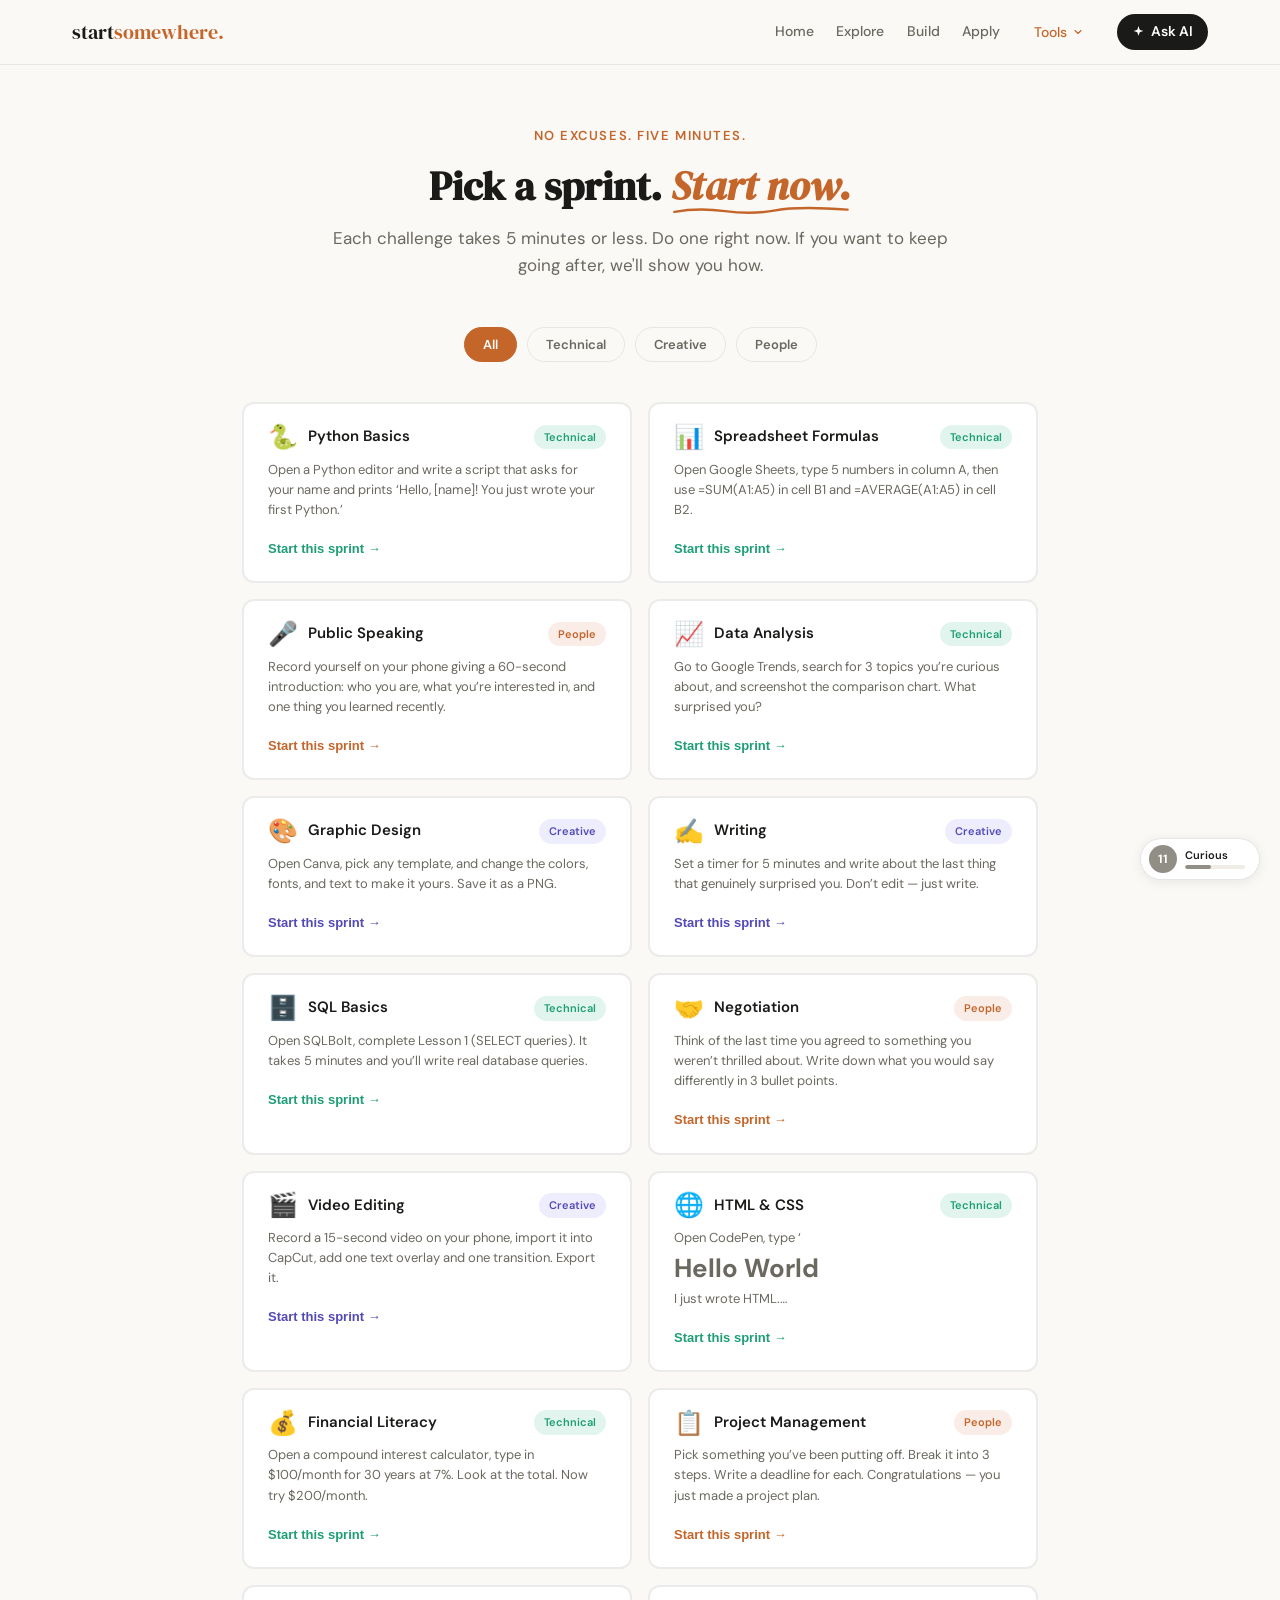
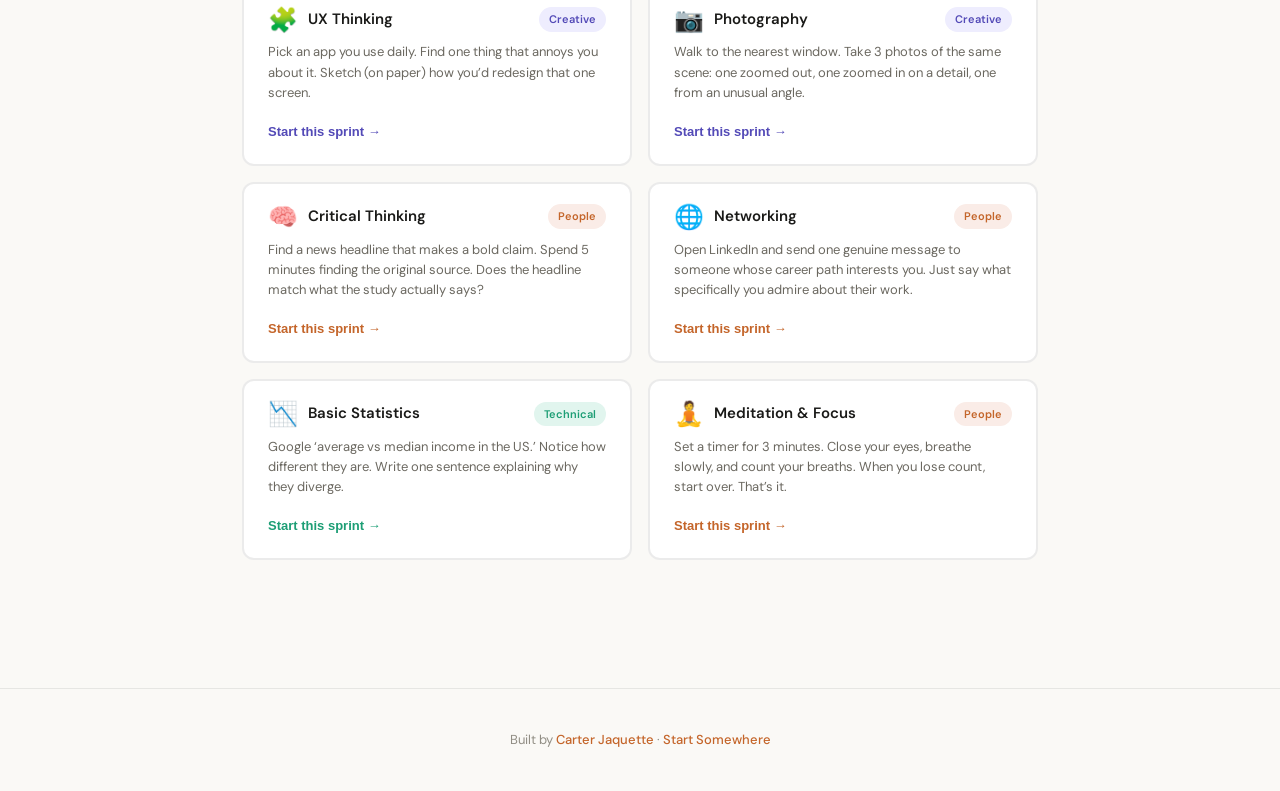
<file: skill-sprints.html>
<!DOCTYPE html>
<html lang="en">
<head>
<meta charset="UTF-8">
<meta name="viewport" content="width=device-width, initial-scale=1.0">
<title>Start Somewhere: 5-Minute Skill Sprints</title>
<link href="https://fonts.googleapis.com/css2?family=DM+Serif+Display:ital@0;1&family=DM+Sans:ital,wght@0,400;0,500;0,600;1,400&display=swap" rel="stylesheet">
<style>
nav { position: sticky; top: 0; z-index: 100; background: rgba(250,249,246,0.95); backdrop-filter: blur(20px); border-bottom: 1px solid rgba(0,0,0,0.08); }
.nav-inner { display: flex; align-items: center; justify-content: space-between; padding: 14px 2rem; max-width: 1200px; margin: 0 auto; }
.nav-logo { font-family: 'DM Serif Display', Georgia, serif; font-size: 20px; text-decoration: none; }
.nav-logo .s { color: #1A1A18; }
.nav-logo .sw { color: #C4652A; }
.nav-links { display: flex; gap: 1.75rem; align-items: center; }
.nav-links a { font-size: 14px; color: #6B6860; text-decoration: none; font-weight: 500; transition: color 0.2s; }
.nav-links a:hover { color: #1A1A18; }
.nav-links a.active { color: #C4652A; font-weight: 600; }
:root {
  --bg: #FAF9F6; --bg-warm: #F5F0E8; --bg-card: #FFFFFF;
  --text: #1A1A18; --text-muted: #6B6860; --text-soft: #918E85;
  --accent: #C4652A; --accent-hover: #A8521F; --accent-light: #FAECE7;
  --teal: #1D9E75; --teal-light: #E1F5EE;
  --purple: #534AB7; --purple-light: #EEEDFE;
  --border: rgba(0,0,0,0.08);
  --serif: 'DM Serif Display', Georgia, serif;
  --sans: 'DM Sans', -apple-system, sans-serif;
  --radius: 12px; --radius-sm: 8px;
}
* { margin: 0; padding: 0; box-sizing: border-box; }
body { font-family: var(--sans); background: var(--bg); color: var(--text); line-height: 1.7; }

/* NAV */

/* HERO */
.page-hero { text-align: center; padding: 60px 2rem 48px; max-width: 680px; margin: 0 auto; }
.page-hero .eyebrow { font-size: 13px; font-weight: 600; text-transform: uppercase; letter-spacing: 0.12em; color: var(--accent); margin-bottom: 1rem; }
.page-hero h1 { font-family: var(--serif); font-size: 40px; line-height: 1.15; margin-bottom: 1rem; }
.page-hero h1 em { font-style: italic; color: var(--accent); }
.page-hero p { font-size: 17px; color: var(--text-muted); line-height: 1.6; }

/* FILTERS */
.filter-bar { display: flex; justify-content: center; gap: 10px; margin-bottom: 40px; flex-wrap: wrap; padding: 0 2rem; }
.filter-pill {
  font-family: var(--sans); font-size: 13px; font-weight: 600; padding: 8px 18px;
  border-radius: 999px; border: 1px solid var(--border); background: transparent;
  color: var(--text-muted); cursor: pointer; transition: all 0.2s;
}
.filter-pill:hover { border-color: var(--accent); color: var(--accent); }
.filter-pill.active { background: var(--accent); color: white; border-color: var(--accent); }
.filter-pill[data-filter="technical"].active { background: var(--teal); border-color: var(--teal); }
.filter-pill[data-filter="creative"].active { background: var(--purple); border-color: var(--purple); }
.filter-pill[data-filter="people"].active { background: var(--accent); border-color: var(--accent); }
.filter-pill[data-filter="technical"]:hover { border-color: var(--teal); color: var(--teal); }
.filter-pill[data-filter="creative"]:hover { border-color: var(--purple); color: var(--purple); }
.filter-pill[data-filter="people"]:hover { border-color: var(--accent); color: var(--accent); }

/* SPRINT GRID */
.sprint-grid { max-width: 860px; margin: 0 auto; padding: 0 2rem 80px; display: grid; grid-template-columns: 1fr 1fr; gap: 16px; }

.sprint-card {
  background: var(--bg-card); border: 2px solid var(--border); border-radius: var(--radius);
  padding: 1.25rem 1.5rem; cursor: pointer; transition: all 0.3s ease;
  position: relative; overflow: hidden;
}
.sprint-card:hover { border-color: rgba(0,0,0,0.15); transform: translateY(-2px); box-shadow: 0 4px 16px rgba(0,0,0,0.06); }
.sprint-card.active-technical { border-color: var(--teal); }
.sprint-card.active-creative { border-color: var(--purple); }
.sprint-card.active-people { border-color: var(--accent); }
.sprint-card.done {
  background: var(--teal-light); border-color: var(--teal); opacity: 0.85;
}
.sprint-card.done::after {
  content: '\2713'; position: absolute; top: 12px; right: 14px;
  font-size: 18px; font-weight: 700; color: var(--teal);
  width: 28px; height: 28px; border-radius: 50%;
  background: white; display: flex; align-items: center; justify-content: center;
  box-shadow: 0 1px 4px rgba(0,0,0,0.1);
}
.sprint-card.hidden { display: none; }
.sprint-card.fading { opacity: 0; transform: scale(0.97); }

.card-top { display: flex; align-items: center; gap: 10px; margin-bottom: 10px; flex-wrap: wrap; }
.card-emoji { font-size: 24px; line-height: 1; }
.card-skill { font-size: 15px; font-weight: 600; color: var(--text); }
.category-badge {
  display: inline-block; font-size: 11px; font-weight: 600; padding: 3px 10px;
  border-radius: 20px; text-transform: capitalize; margin-left: auto;
}
.badge-technical { background: var(--teal-light); color: var(--teal); }
.badge-creative { background: var(--purple-light); color: var(--purple); }
.badge-people { background: var(--accent-light); color: var(--accent); }

.card-challenge { font-size: 13px; color: var(--text-muted); line-height: 1.55; margin-bottom: 14px;
  display: -webkit-box; -webkit-line-clamp: 3; -webkit-box-orient: vertical; overflow: hidden; }

.card-start { font-size: 13px; font-weight: 600; background: none; border: none; cursor: pointer; padding: 0; transition: color 0.2s; }
.card-start.technical { color: var(--teal); }
.card-start.creative { color: var(--purple); }
.card-start.people { color: var(--accent); }
.card-start:hover { text-decoration: underline; }

/* MODAL OVERLAY */
.modal-overlay {
  position: fixed; inset: 0; z-index: 200;
  background: rgba(0,0,0,0.4); backdrop-filter: blur(4px);
  display: none; align-items: center; justify-content: center;
  padding: 2rem; opacity: 0; transition: opacity 0.3s ease;
}
.modal-overlay.open { display: flex; opacity: 1; }

.modal {
  background: var(--bg-card); border-radius: var(--radius); max-width: 640px; width: 100%;
  max-height: 90vh; overflow-y: auto; padding: 2.5rem 2rem;
  box-shadow: 0 20px 60px rgba(0,0,0,0.15); position: relative;
  transform: translateY(20px); transition: transform 0.3s ease;
}
.modal-overlay.open .modal { transform: translateY(0); }

.modal-close {
  position: absolute; top: 16px; right: 16px; background: none; border: none;
  font-size: 20px; color: var(--text-soft); cursor: pointer; width: 32px; height: 32px;
  border-radius: 50%; display: flex; align-items: center; justify-content: center;
  transition: background 0.2s;
}
.modal-close:hover { background: var(--bg); }

.modal-header { text-align: center; margin-bottom: 1.5rem; }
.modal-emoji { font-size: 40px; margin-bottom: 6px; }
.modal-skill { font-family: var(--serif); font-size: 26px; margin-bottom: 8px; }

/* CHALLENGE SECTION */
.challenge-section { margin-bottom: 1.5rem; }
.section-label {
  font-size: 12px; font-weight: 600; text-transform: uppercase; letter-spacing: 0.1em;
  margin-bottom: 8px;
}
.label-technical { color: var(--teal); }
.label-creative { color: var(--purple); }
.label-people { color: var(--accent); }

.challenge-text { font-size: 15px; line-height: 1.7; color: var(--text); margin-bottom: 14px; }
.challenge-btn {
  display: inline-block; color: white; padding: 10px 24px;
  border-radius: 999px; text-decoration: none; font-size: 14px; font-weight: 600;
  transition: opacity 0.2s;
}
.challenge-btn:hover { opacity: 0.85; }
.btn-technical { background: var(--teal); }
.btn-creative { background: var(--purple); }
.btn-people { background: var(--accent); }

/* TIMER */
.timer-section { text-align: center; padding: 2rem 0; margin-bottom: 1.5rem; }
.timer-circle-wrap { position: relative; width: 140px; height: 140px; margin: 0 auto 20px; }
.timer-bg, .timer-ring {
  fill: none; stroke-width: 6;
}
.timer-bg { stroke: var(--border); }
.timer-ring { stroke: var(--teal); stroke-linecap: round; transition: stroke-dashoffset 0.5s linear, stroke 0.3s; transform: rotate(-90deg); transform-origin: center; }
.timer-display {
  position: absolute; inset: 0; display: flex; align-items: center; justify-content: center;
  font-family: var(--serif); font-size: 32px; color: var(--text);
}
.timer-controls { display: flex; gap: 10px; justify-content: center; }
.timer-btn {
  font-family: var(--sans); font-size: 14px; font-weight: 600; padding: 8px 22px;
  border-radius: 999px; border: 2px solid var(--teal); cursor: pointer;
  transition: all 0.2s; background: transparent; color: var(--teal);
}
.timer-btn.primary { background: var(--teal); color: white; }
.timer-btn:hover { opacity: 0.8; }

/* CELEBRATION */
.celebration-state { display: none; text-align: center; padding: 1.5rem 0; }
.celebration-state.visible { display: block; }
.celebration-emoji { font-size: 48px; margin-bottom: 8px; animation: celebBounce 0.6s ease; }
.celebration-text { font-family: var(--serif); font-size: 24px; color: var(--teal); margin-bottom: 6px; }
.celebration-sub { font-size: 14px; color: var(--text-muted); }

@keyframes celebBounce {
  0% { transform: scale(0); } 50% { transform: scale(1.2); } 100% { transform: scale(1); }
}

/* CONFETTI */
.confetti-container { position: absolute; inset: 0; pointer-events: none; overflow: hidden; }
.confetti-piece {
  position: absolute; width: 8px; height: 8px; border-radius: 2px;
  animation: confettiFall 1.5s ease-out forwards;
}
@keyframes confettiFall {
  0% { transform: translateY(-20px) rotate(0deg); opacity: 1; }
  100% { transform: translateY(200px) rotate(720deg); opacity: 0; }
}

/* WHY SECTION */
.why-section { font-size: 14px; color: var(--text-muted); font-style: italic; line-height: 1.6; margin-bottom: 1.5rem; padding: 1rem; background: var(--bg); border-radius: var(--radius-sm); }

.divider { height: 1px; background: var(--border); margin: 0 0 1.5rem; }

/* KEEP GOING */
.keep-going-section { margin-bottom: 1.5rem; }
.keep-going-section.highlighted { animation: keepGoingGlow 0.6s ease; }
@keyframes keepGoingGlow {
  0% { transform: scale(0.98); opacity: 0.7; } 100% { transform: scale(1); opacity: 1; }
}
.kg-label { font-size: 12px; font-weight: 600; text-transform: uppercase; letter-spacing: 0.1em; color: var(--accent); margin-bottom: 6px; }
.kg-desc { font-size: 13px; color: var(--text-muted); margin-bottom: 1rem; }

.kg-grid { display: grid; grid-template-columns: 1fr; gap: 10px; }
.kg-card {
  background: var(--bg); border: 1px solid var(--border); border-radius: var(--radius-sm);
  padding: 1rem 1.1rem; text-decoration: none; color: inherit; transition: all 0.25s; display: block;
}
a.kg-card:hover { border-color: var(--accent); transform: translateY(-2px); box-shadow: 0 4px 14px rgba(0,0,0,0.05); }
.kg-card .kg-step { font-size: 11px; font-weight: 600; color: var(--text-soft); text-transform: uppercase; letter-spacing: 0.06em; margin-bottom: 3px; }
.kg-card h4 { font-size: 14px; font-weight: 600; margin-bottom: 4px; }
.kg-card p { font-size: 13px; color: var(--text-muted); line-height: 1.5; }

/* COURSE CARD */
.course-card {
  background: var(--bg-warm); border-radius: var(--radius-sm); padding: 1.25rem;
  margin-bottom: 1.5rem;
}
.course-eyebrow { font-size: 12px; font-weight: 600; color: var(--text-soft); text-transform: uppercase; letter-spacing: 0.08em; margin-bottom: 6px; }
.course-card a { font-family: var(--serif); font-size: 18px; color: var(--accent); text-decoration: none; transition: color 0.2s; }
.course-card a:hover { color: var(--accent-hover); text-decoration: underline; }
.course-meta { font-size: 13px; color: var(--text-muted); margin-top: 4px; }

/* MODAL BOTTOM */
.modal-bottom { display: flex; align-items: center; justify-content: space-between; gap: 16px; flex-wrap: wrap; }
.mark-done-btn {
  font-family: var(--sans); font-size: 14px; font-weight: 600; padding: 10px 24px;
  border-radius: 999px; border: 2px solid var(--teal); background: transparent;
  color: var(--teal); cursor: pointer; transition: all 0.2s;
}
.mark-done-btn:hover { background: var(--teal); color: white; }
.mark-done-btn.is-done { background: var(--teal); color: white; pointer-events: none; }
.back-link {
  font-size: 14px; color: var(--text-muted); text-decoration: underline;
  text-underline-offset: 3px; cursor: pointer; background: none; border: none;
  font-family: var(--sans); transition: color 0.2s;
}
.back-link:hover { color: var(--accent); }

/* MOBILE */
@media (max-width: 640px) {
  .nav-inner { padding: 12px 1rem; }
  .nav-links { gap: 1rem; flex-wrap: wrap; }
  
  
  
  .page-hero { padding: 40px 1.5rem 32px; }
  .page-hero h1 { font-size: 30px; }
  .sprint-grid { grid-template-columns: 1fr; padding: 0 1.5rem 60px; }
  .modal { padding: 2rem 1.5rem; }
  .modal-skill { font-size: 22px; }
  .timer-circle-wrap { width: 120px; height: 120px; }
  .timer-display { font-size: 28px; }
  .modal-bottom { flex-direction: column; align-items: stretch; text-align: center; }
}

/* Two-button course UI */
.course-buttons { display: flex; gap: 8px; margin-top: 8px; }
.btn-start { display: inline-flex; align-items: center; gap: 4px; padding: 6px 14px; background: #C4652A; color: white; border-radius: 99px; font-size: 13px; font-weight: 600; text-decoration: none; border: none; cursor: pointer; font-family: 'DM Sans', sans-serif; }
.btn-start:hover { background: #A8511F; }
.btn-keep { display: inline-flex; align-items: center; gap: 4px; padding: 6px 14px; background: transparent; color: #6B6860; border: 1px solid #D3D1C7; border-radius: 99px; font-size: 13px; font-weight: 500; text-decoration: none; cursor: pointer; font-family: 'DM Sans', sans-serif; }
.btn-keep:hover { border-color: #888780; color: #444441; }
.keep-going-dropdown { display: none; margin-top: 8px; padding: 10px 12px; background: rgba(245,240,232,0.5); border-radius: 8px; }
.keep-going-dropdown.open { display: block; }
.keep-going-dropdown .kg-item { display: flex; align-items: center; gap: 8px; padding: 5px 0; flex-wrap: wrap; }
.keep-going-dropdown .kg-step { font-size: 11px; color: #6B6860; background: rgba(0,0,0,0.05); padding: 2px 8px; border-radius: 99px; white-space: nowrap; }
.keep-going-dropdown .kg-item a { font-size: 13px; color: #1a6fb5; text-decoration: none; }
.keep-going-dropdown .kg-item a:hover { text-decoration: underline; }
.keep-going-dropdown .kg-meta { font-size: 12px; color: #9C9A93; }


/* MOBILE HAMBURGER NAV */
.nav-hamburger {
  display: none; align-items: center; justify-content: center;
  width: 36px; height: 36px; cursor: pointer; border: none;
  background: transparent; padding: 0; flex-direction: column; gap: 5px;
}
.nav-hamburger span {
  display: block; width: 20px; height: 2px; background: #1A1A18;
  transition: all 0.3s; border-radius: 1px;
}
.nav-hamburger.open span:nth-child(1) { transform: translateY(7px) rotate(45deg); }
.nav-hamburger.open span:nth-child(2) { opacity: 0; }
.nav-hamburger.open span:nth-child(3) { transform: translateY(-7px) rotate(-45deg); }
.mobile-menu {
  display: none; position: fixed; top: 53px; left: 0; right: 0; bottom: 0;
  background: rgba(250,249,246,0.98); backdrop-filter: blur(20px);
  z-index: 99; padding: 2rem 1.5rem; overflow-y: auto;
}
.mobile-menu.open { display: flex; flex-direction: column; gap: 0; }
.mobile-menu a {
  display: block; padding: 14px 0; font-size: 16px; color: #6B6860;
  text-decoration: none; font-weight: 500; border-bottom: 1px solid rgba(0,0,0,0.08);
  transition: color 0.2s;
}
.mobile-menu a:hover, .mobile-menu a.active { color: #C4652A; }
@media (max-width: 768px) { .nav-hamburger { display: flex; } .nav-links { display: none !important; } }
</style>
<link rel="stylesheet" href="ss-theme.css">
<script src="ss-ui.js" defer></script>
</head>
<body>

<nav>
  <div class="nav-inner">
    <a href="start-somewhere.html" class="nav-logo"><span class="s">start</span><span class="sw">somewhere.</span></a>
    <button class="nav-hamburger" id="navHamburger" onclick="toggleMobileMenu()"><span></span><span></span><span></span></button>
    <div class="nav-links">
      <a href="start-somewhere.html">Home</a>
      <a href="explore.html">Explore</a>
      <a href="build.html">Build</a>
      <a href="apply.html">Apply</a>
      <div class="nav-tools">
        <button class="nav-tools-btn active" type="button" aria-haspopup="true" aria-expanded="false">Tools <svg class="chev" width="12" height="12" viewBox="0 0 24 24" fill="none" stroke="currentColor" stroke-width="2.2" stroke-linecap="round" stroke-linejoin="round"><path d="M6 9l6 6 6-6"/></svg></button>
        <div class="nav-tools-menu" role="menu">
          <a href="skill-explorer-production.html" role="menuitem"><svg width="16" height="16" viewBox="0 0 24 24" fill="none" stroke="currentColor" stroke-width="1.5" stroke-linecap="round" stroke-linejoin="round"><circle cx="11" cy="11" r="7"/><path d="M21 21l-4.3-4.3"/></svg>Skill Explorer</a>
          <a href="job-analyzer.html" role="menuitem"><svg width="16" height="16" viewBox="0 0 24 24" fill="none" stroke="currentColor" stroke-width="1.5" stroke-linecap="round" stroke-linejoin="round"><path d="M14 2H6a2 2 0 0 0-2 2v16a2 2 0 0 0 2 2h12a2 2 0 0 0 2-2V8z"/><path d="M14 2v6h6"/><path d="M9 13h6M9 17h4"/></svg>Job Analyzer</a>
          <a href="skill-roulette.html" role="menuitem"><svg width="16" height="16" viewBox="0 0 24 24" fill="none" stroke="currentColor" stroke-width="1.5" stroke-linecap="round" stroke-linejoin="round"><path d="M16 3h5v5"/><path d="M4 20L21 3"/><path d="M21 16v5h-5"/><path d="M15 15l6 6"/><path d="M4 4l5 5"/></svg>Skill Roulette</a>
          <a href="skill-sprints.html" class="active" role="menuitem"><svg width="16" height="16" viewBox="0 0 24 24" fill="none" stroke="currentColor" stroke-width="1.5" stroke-linecap="round" stroke-linejoin="round"><circle cx="12" cy="13" r="8"/><path d="M12 9v4l2.5 2.5"/><path d="M9 2h6"/></svg>Skill Sprints</a>
          <a href="skill-map.html" role="menuitem"><svg width="16" height="16" viewBox="0 0 24 24" fill="none" stroke="currentColor" stroke-width="1.5" stroke-linecap="round" stroke-linejoin="round"><circle cx="5" cy="6" r="2.2"/><circle cx="19" cy="6" r="2.2"/><circle cx="12" cy="18" r="2.2"/><path d="M7 7.4L10.4 16M17 7.4L13.6 16M7.2 6h9.6"/></svg>Skill Map</a>
        </div>
      </div>
      <a href="ask.html" class="nav-cta"><svg width="13" height="13" viewBox="0 0 24 24" fill="currentColor"><path d="M12 2l1.9 5.7a2 2 0 0 0 1.3 1.3L21 11l-5.8 2a2 2 0 0 0-1.3 1.3L12 20l-1.9-5.7a2 2 0 0 0-1.3-1.3L3 11l5.8-2a2 2 0 0 0 1.3-1.3z"/></svg>Ask AI</a>
    </div>
  </div>
</nav>
<div class="mobile-menu" id="mobileMenu">
  <a href="start-somewhere.html">Home</a>
  <a href="explore.html">Explore</a>
  <a href="build.html">Build</a>
  <a href="apply.html">Apply</a>
  <a href="skill-explorer-production.html">Skill Explorer</a>
  <a href="job-analyzer.html">Job Analyzer</a>
  <a href="ask.html">Ask AI</a>  <a href="skill-roulette.html">Skill Roulette</a>
  <a href="skill-sprints.html" class="active">Skill Sprints</a>
  <a href="skill-map.html">Skill Map</a>
</div>

<div class="page-hero">
  <div class="eyebrow">NO EXCUSES. FIVE MINUTES.</div>
  <h1>Pick a sprint. <span class="squig"><em>Start now.</em><svg viewBox="0 0 200 12" preserveAspectRatio="none" aria-hidden="true"><path d="M4 8 Q 30 2, 60 7 T 116 6 T 196 5"/></svg></span></h1>
  <p>Each challenge takes 5 minutes or less. Do one right now. If you want to keep going after, we'll show you how.</p>
</div>

<div class="filter-bar">
  <button class="filter-pill active" data-filter="all">All</button>
  <button class="filter-pill" data-filter="technical">Technical</button>
  <button class="filter-pill" data-filter="creative">Creative</button>
  <button class="filter-pill" data-filter="people">People</button>
</div>

<div class="sprint-grid" id="sprintGrid"></div>

<!-- MODAL -->
<div class="modal-overlay" id="modalOverlay">
  <div class="modal" id="modal">
    <button class="modal-close" id="modalClose">&times;</button>
    <div class="confetti-container" id="confettiContainer"></div>

    <div class="modal-header">
      <div class="modal-emoji" id="modalEmoji"></div>
      <div class="modal-skill" id="modalSkill"></div>
      <span class="category-badge" id="modalBadge"></span>
    </div>

    <div class="challenge-section">
      <div class="section-label" id="challengeLabel">YOUR 5-MINUTE CHALLENGE</div>
      <div class="challenge-text" id="challengeText"></div>
      <a class="challenge-btn" id="challengeBtn" href="#" target="_blank" rel="noopener"></a>
    </div>

    <!-- TIMER -->
    <div class="timer-section" id="timerSection">
      <div class="timer-circle-wrap">
        <svg viewBox="0 0 140 140" width="140" height="140">
          <circle class="timer-bg" cx="70" cy="70" r="62" />
          <circle class="timer-ring" id="timerRing" cx="70" cy="70" r="62" />
        </svg>
        <div class="timer-display" id="timerDisplay">5:00</div>
      </div>
      <div class="timer-controls" id="timerControls">
        <button class="timer-btn primary" id="timerStartBtn">Start</button>
        <button class="timer-btn" id="timerResetBtn" style="display:none;">Reset</button>
      </div>
    </div>

    <!-- CELEBRATION -->
    <div class="celebration-state" id="celebrationState">
      <div class="celebration-emoji">&#127881;</div>
      <div class="celebration-text">You did it!</div>
      <div class="celebration-sub">Five minutes well spent. Want to keep going?</div>
    </div>

    <div class="why-section" id="whySection"></div>

    <div class="divider"></div>

    <!-- KEEP GOING -->
    <div class="keep-going-section" id="keepGoingSection">
      <div class="kg-label">Keep going</div>
      <div class="kg-desc">Liked that? Here's how to level up, one step at a time.</div>
      <div class="kg-grid" id="kgGrid"></div>
    </div>

    <!-- COURSE -->
    <div class="course-card" id="courseCard">
      <div class="course-eyebrow">Recommended course</div>
      <a id="courseLink" href="#" target="_blank" rel="noopener"></a>
      <div class="course-meta" id="courseMeta"></div>
      <div class="course-buttons" id="courseButtons"></div>
      <div class="keep-going-dropdown" id="courseKeepGoing"></div>
    </div>

    <div class="modal-bottom">
      <button class="mark-done-btn" id="markDoneBtn">Mark as done</button>
      <button class="back-link" id="backLink">&larr; Back to sprints</button>
    </div>
  </div>
</div>

<script>
const SPRINTS = [{"skill": "Python Basics", "category": "technical", "emoji": "\ud83d\udc0d", "challenge": "Open a Python editor and write a script that asks for your name and prints \u2018Hello, [name]! You just wrote your first Python.\u2019", "challengeUrl": "https://www.online-python.com/", "challengeLabel": "Open Python editor", "why": "Python is the most in-demand programming language in the world. And you just wrote your first script.", "course": {"title": "Python for Everybody", "provider": "University of Michigan / Coursera", "url": "https://www.coursera.org/search?query=Python+for+Everybody", "duration": "8 months", "cost": "Free to audit", "next": [{"title": "Python Data Structures", "provider": "University of Michigan / Coursera", "url": "https://www.coursera.org/search?query=Python+Data+Structures", "duration": "7 weeks"}, {"title": "Introduction to Computer Science and Programming Using Python", "provider": "MIT / edX", "url": "https://www.edx.org/search?q=Introduction+to+Computer+Science+and+Programming+Using+Python", "duration": "9 weeks"}, {"title": "100 Days of Code: The Complete Python Pro Bootcamp", "provider": "Coursera", "url": "https://www.coursera.org/search?query=100+Days+of+Code%3A+The+Complete+Python+Pro+Bootcamp", "duration": "4 months"}]}, "keepGoing": [{"label": "Make a calculator", "desc": "Write a script that adds two numbers the user types in."}, {"label": "Try a loop", "desc": "Print the numbers 1 to 10 using a for loop."}, {"label": "Take the full course", "desc": "Python for Everybody covers everything from basics to databases.", "url": "https://www.coursera.org/search?query=python"}]}, {"skill": "Spreadsheet Formulas", "category": "technical", "emoji": "\ud83d\udcca", "challenge": "Open Google Sheets, type 5 numbers in column A, then use =SUM(A1:A5) in cell B1 and =AVERAGE(A1:A5) in cell B2.", "challengeUrl": "https://sheets.google.com/", "challengeLabel": "Open Google Sheets", "why": "Spreadsheets are the most underrated superpower in business. Every industry uses them, and most people barely scratch the surface.", "course": {"title": "Google Sheets - Complete Course", "provider": "Google / Coursera", "url": "https://www.coursera.org/search?query=Google+Sheets+-+Complete+Course", "duration": "4 weeks", "cost": "Free to audit", "next": [{"title": "Advanced Google Sheets Functions", "provider": "Coursera", "url": "https://www.coursera.org/search?query=Advanced+Google+Sheets+Functions", "duration": "3 weeks"}, {"title": "Excel Skills for Business", "provider": "Macquarie University / Coursera", "url": "https://www.coursera.org/search?query=Excel+Skills+for+Business", "duration": "6 months"}, {"title": "Data Analysis with Spreadsheets", "provider": "Coursera", "url": "https://www.coursera.org/search?query=Data+Analysis+with+Spreadsheets", "duration": "4 weeks"}]}, "keepGoing": [{"label": "Try VLOOKUP", "desc": "Create a second sheet with names and prices. Use VLOOKUP to pull a price by name."}, {"label": "Build a budget", "desc": "Track a week of spending with categories and totals."}, {"label": "Learn pivot tables", "desc": "The single most powerful spreadsheet feature. Google \u2018pivot table tutorial\u2019 and try one."}]}, {"skill": "Public Speaking", "category": "people", "emoji": "\ud83c\udfa4", "challenge": "Record yourself on your phone giving a 60-second introduction: who you are, what you\u2019re interested in, and one thing you learned recently.", "challengeUrl": "https://www.coursera.org/search?query=Public+Speaking", "challengeLabel": "Course: Public Speaking", "why": "Every career requires communicating ideas. The difference between good and great is just practice \u2014 starting with a 60-second recording.", "course": {"title": "Introduction to Public Speaking", "provider": "University of Washington / Coursera", "url": "https://www.coursera.org/search?query=Introduction+to+Public+Speaking", "duration": "10 weeks", "cost": "Free to audit", "next": [{"title": "Dynamic Public Speaking Specialization", "provider": "University of Washington / Coursera", "url": "https://www.coursera.org/search?query=Dynamic+Public+Speaking+Specialization", "duration": "5 months"}, {"title": "Presentation Skills: Speechwriting and Storytelling", "provider": "National Research Tomsk State University / Coursera", "url": "https://www.coursera.org/search?query=Presentation+Skills%3A+Speechwriting+and+Storytelling", "duration": "4 weeks"}, {"title": "Successful Negotiation: Essential Strategies and Skills", "provider": "University of Michigan / Coursera", "url": "https://www.coursera.org/search?query=Successful+Negotiation%3A+Essential+Strategies+and+Skills", "duration": "7 weeks"}]}, "keepGoing": [{"label": "Watch yourself back", "desc": "Note one thing you liked and one thing to improve. That\u2019s the whole feedback loop."}, {"label": "Try a 2-minute version", "desc": "Expand your intro with a story about something you learned the hard way."}, {"label": "Record for someone", "desc": "Send your 60-second intro to a friend and ask for honest feedback."}]}, {"skill": "Data Analysis", "category": "technical", "emoji": "\ud83d\udcc8", "challenge": "Go to Google Trends, search for 3 topics you\u2019re curious about, and screenshot the comparison chart. What surprised you?", "challengeUrl": "https://trends.google.com/", "challengeLabel": "Open Google Trends", "why": "Data analysis starts with curiosity and a question \u2014 not a degree. You just did real data exploration.", "course": {"title": "Google Data Analytics Certificate", "provider": "Google / Coursera", "url": "https://www.coursera.org/search?query=Google+Data+Analytics+Certificate", "duration": "6 months", "cost": "Free to audit", "next": [{"title": "Google Data Analytics Professional Certificate", "provider": "Google / Coursera", "url": "https://www.coursera.org/search?query=Google+Data+Analytics+Professional+Certificate", "duration": "6 months"}, {"title": "Data Analysis with Python", "provider": "IBM / Coursera", "url": "https://www.coursera.org/search?query=Data+Analysis+with+Python", "duration": "5 weeks"}, {"title": "Statistics with Python Specialization", "provider": "University of Michigan / Coursera", "url": "https://www.coursera.org/search?query=Statistics+with+Python+Specialization", "duration": "5 months"}]}, "keepGoing": [{"label": "Compare 5 topics", "desc": "Pick a broader category and compare 5 related terms. Look for seasonal patterns."}, {"label": "Export the data", "desc": "Download the CSV from Google Trends and open it in a spreadsheet. Sort by date."}, {"label": "Try a dataset", "desc": "Go to Kaggle.com, find a beginner dataset, and just look at it. What patterns do you notice?", "url": "https://www.kaggle.com/datasets"}]}, {"skill": "Graphic Design", "category": "creative", "emoji": "\ud83c\udfa8", "challenge": "Open Canva, pick any template, and change the colors, fonts, and text to make it yours. Save it as a PNG.", "challengeUrl": "https://www.canva.com/", "challengeLabel": "Open Canva", "why": "Visual communication shows up everywhere \u2014 presentations, social media, side projects. You just made your first design.", "course": {"title": "Graphic Design Specialization", "provider": "CalArts / Coursera", "url": "https://www.coursera.org/search?query=Graphic+Design+Specialization", "duration": "5 months", "cost": "Free to audit", "next": [{"title": "UI / UX Design Specialization", "provider": "CalArts / Coursera", "url": "https://www.coursera.org/search?query=UI+%2F+UX+Design+Specialization", "duration": "4 months"}, {"title": "Visual Elements of User Interface Design", "provider": "CalArts / Coursera", "url": "https://www.coursera.org/search?query=Visual+Elements+of+User+Interface+Design", "duration": "4 weeks"}, {"title": "Google UX Design Professional Certificate", "provider": "Google / Coursera", "url": "https://www.coursera.org/search?query=Google+UX+Design+Professional+Certificate", "duration": "6 months"}]}, "keepGoing": [{"label": "Design a social post", "desc": "Create an Instagram-sized graphic for something you care about."}, {"label": "Try a logo", "desc": "Design a simple logo for a fake company or a personal brand."}, {"label": "Learn color theory", "desc": "Google \u2018color wheel complementary colors\u2019 and try a design using only complementary pairs."}]}, {"skill": "Writing", "category": "creative", "emoji": "\u270d\ufe0f", "challenge": "Set a timer for 5 minutes and write about the last thing that genuinely surprised you. Don\u2019t edit \u2014 just write.", "challengeUrl": "https://hemingwayapp.com/", "challengeLabel": "Open Hemingway Editor", "why": "Clear writing is clear thinking. Every profession rewards people who can put ideas into words.", "course": {"title": "Writing in the Sciences", "provider": "Stanford / Coursera", "url": "https://www.coursera.org/search?query=Writing+in+the+Sciences", "duration": "8 weeks", "cost": "Free to audit", "next": [{"title": "Good with Words: Writing and Editing", "provider": "University of Michigan / Coursera", "url": "https://www.coursera.org/search?query=Good+with+Words%3A+Writing+and+Editing", "duration": "5 months"}, {"title": "Creative Writing Specialization", "provider": "Wesleyan / Coursera", "url": "https://www.coursera.org/search?query=Creative+Writing+Specialization", "duration": "6 months"}, {"title": "Business Writing", "provider": "University of Colorado / Coursera", "url": "https://www.coursera.org/search?query=Business+Writing", "duration": "4 weeks"}]}, "keepGoing": [{"label": "Edit what you wrote", "desc": "Paste it into Hemingway Editor. Can you cut it by 30% without losing meaning?"}, {"label": "Write an explanation", "desc": "Pick something you know well and explain it to a 12-year-old in 200 words."}, {"label": "Start a daily habit", "desc": "Write 200 words every morning for a week. Topic doesn\u2019t matter \u2014 the habit does."}]}, {"skill": "SQL Basics", "category": "technical", "emoji": "\ud83d\uddc4\ufe0f", "challenge": "Open SQLBolt, complete Lesson 1 (SELECT queries). It takes 5 minutes and you\u2019ll write real database queries.", "challengeUrl": "https://sqlbolt.com/", "challengeLabel": "Open SQLBolt", "why": "SQL is the language of data. If you can write SELECT, FROM, and WHERE, you can pull insights from any database in the world.", "course": {"title": "SQL for Data Science", "provider": "UC Davis / Coursera", "url": "https://www.coursera.org/search?query=SQL+for+Data+Science", "duration": "4 weeks", "cost": "Free to audit", "next": [{"title": "SQL for Data Science", "provider": "UC Davis / Coursera", "url": "https://www.coursera.org/search?query=SQL+for+Data+Science", "duration": "4 weeks"}, {"title": "Advanced SQL for Data Scientists", "provider": "Coursera", "url": "https://www.coursera.org/search?query=Advanced+SQL+for+Data+Scientists", "duration": "4 weeks"}, {"title": "Database Management Essentials", "provider": "University of Colorado / Coursera", "url": "https://www.coursera.org/search?query=Database+Management+Essentials", "duration": "7 weeks"}]}, "keepGoing": [{"label": "Finish Lessons 2-3", "desc": "Learn filtering with WHERE and sorting with ORDER BY."}, {"label": "Try JOINs", "desc": "Lesson 6 on SQLBolt teaches you to combine tables \u2014 that\u2019s where SQL gets powerful."}, {"label": "Query real data", "desc": "Go to Mode Analytics\u2019 SQL tutorial and practice on real datasets.", "url": "https://mode.com/sql-tutorial/"}]}, {"skill": "Negotiation", "category": "people", "emoji": "\ud83e\udd1d", "challenge": "Think of the last time you agreed to something you weren\u2019t thrilled about. Write down what you would say differently in 3 bullet points.", "challengeUrl": "https://www.coursera.org/search?query=Negotiation", "challengeLabel": "Course: Negotiation", "why": "Negotiation isn\u2019t about winning \u2014 it\u2019s about understanding what both sides actually need. You use it every single day.", "course": {"title": "Introduction to Negotiation", "provider": "Yale / Coursera", "url": "https://www.coursera.org/search?query=Introduction+to+Negotiation", "duration": "9 weeks", "cost": "Free to audit", "next": [{"title": "Successful Negotiation: Essential Strategies and Skills", "provider": "University of Michigan / Coursera", "url": "https://www.coursera.org/search?query=Successful+Negotiation%3A+Essential+Strategies+and+Skills", "duration": "7 weeks"}, {"title": "Negotiation, Mediation, and Conflict Resolution", "provider": "ESSEC / Coursera", "url": "https://www.coursera.org/search?query=Negotiation%2C+Mediation%2C+and+Conflict+Resolution", "duration": "5 months"}, {"title": "International Business Negotiation", "provider": "University of London / Coursera", "url": "https://www.coursera.org/search?query=International+Business+Negotiation", "duration": "4 weeks"}]}, "keepGoing": [{"label": "Practice the mirror technique", "desc": "In your next conversation, repeat the last 3 words the other person said as a question. Notice what happens."}, {"label": "Negotiate something small", "desc": "Ask for a discount somewhere \u2014 a coffee shop, a subscription. The practice matters more than the outcome."}, {"label": "Watch a master", "desc": "Search \u2018Chris Voss negotiation\u2019 on YouTube. His FBI hostage techniques work in everyday life."}]}, {"skill": "Video Editing", "category": "creative", "emoji": "\ud83c\udfac", "challenge": "Record a 15-second video on your phone, import it into CapCut, add one text overlay and one transition. Export it.", "challengeUrl": "https://www.capcut.com/", "challengeLabel": "Open CapCut", "why": "Video is the dominant medium. Even rough editing skills open doors in content, marketing, and personal projects.", "course": {"title": "Video Editing with DaVinci Resolve", "provider": "Skillshare", "url": "https://www.skillshare.com/en/search?query=Video+Editing+with+DaVinci+Resolve", "duration": "2-4 hours", "cost": "Free trial", "next": [{"title": "DaVinci Resolve Masterclass", "provider": "Skillshare", "url": "https://www.skillshare.com/en/search?query=DaVinci+Resolve+Masterclass", "duration": "4 hours"}, {"title": "Film Production Specialization", "provider": "Wesleyan / Coursera", "url": "https://www.coursera.org/search?query=Film+Production+Specialization", "duration": "6 months"}, {"title": "Motion Graphics with After Effects", "provider": "Coursera", "url": "https://www.coursera.org/search?query=Motion+Graphics+with+After+Effects", "duration": "4 weeks"}]}, "keepGoing": [{"label": "Add music", "desc": "Import a royalty-free track and sync a cut to the beat."}, {"label": "Make a 30-second story", "desc": "Record 3 clips and edit them into a mini-narrative with text and transitions."}, {"label": "Try color grading", "desc": "Apply a LUT or manually adjust the color \u2014 it\u2019s what makes amateur video look professional."}]}, {"skill": "HTML & CSS", "category": "technical", "emoji": "\ud83c\udf10", "challenge": "Open CodePen, type \u2018<h1>Hello World</h1><p>I just wrote HTML.</p>\u2019 in the HTML panel and watch it appear. Now change the color with CSS.", "challengeUrl": "https://codepen.io/pen/", "challengeLabel": "Open CodePen", "why": "Every website you\u2019ve ever visited is HTML and CSS. You just wrote your first one.", "course": {"title": "HTML, CSS, and Javascript for Web Developers", "provider": "Johns Hopkins / Coursera", "url": "https://www.coursera.org/search?query=HTML%2C+CSS%2C+and+Javascript+for+Web+Developers", "duration": "5 weeks", "cost": "Free to audit", "next": [{"title": "JavaScript for Beginners", "provider": "UC Davis / Coursera", "url": "https://www.coursera.org/search?query=JavaScript+for+Beginners", "duration": "4 weeks"}, {"title": "Responsive Web Design", "provider": "Coursera", "url": "https://www.coursera.org/search?query=Responsive+Web+Design", "duration": "4 weeks"}, {"title": "Web Design for Everybody: Basics of Web Development and Coding", "provider": "University of Michigan / Coursera", "url": "https://www.coursera.org/search?query=Web+Design+for+Everybody%3A+Basics+of+Web+Development+and+Coding", "duration": "5 months"}]}, "keepGoing": [{"label": "Style it up", "desc": "Add a background color, change the font, center the text. CSS is surprisingly fun."}, {"label": "Build a personal page", "desc": "Add your name, a short bio, and 3 links to things you like. That\u2019s a website."}, {"label": "Learn Flexbox", "desc": "Google \u2018Flexbox Froggy\u2019 \u2014 it\u2019s a game that teaches CSS layout in 20 minutes.", "url": "https://flexboxfroggy.com/"}]}, {"skill": "Financial Literacy", "category": "technical", "emoji": "\ud83d\udcb0", "challenge": "Open a compound interest calculator, type in $100/month for 30 years at 7%. Look at the total. Now try $200/month.", "challengeUrl": "https://www.investor.gov/financial-tools-calculators/calculators/compound-interest-calculator", "challengeLabel": "Open calculator", "why": "Understanding compound interest changes how you think about every financial decision for the rest of your life.", "course": {"title": "Finance for Non-Finance Professionals", "provider": "Rice University / Coursera", "url": "https://www.coursera.org/search?query=Finance+for+Non-Finance+Professionals", "duration": "4 weeks", "cost": "Free to audit", "next": [{"title": "Financial Accounting", "provider": "University of Illinois / Coursera", "url": "https://www.coursera.org/search?query=Financial+Accounting", "duration": "4 weeks"}, {"title": "Corporate Finance Essentials", "provider": "IESE / Coursera", "url": "https://www.coursera.org/search?query=Corporate+Finance+Essentials", "duration": "4 weeks"}, {"title": "Financial Planning for Young Adults", "provider": "University of Illinois / Coursera", "url": "https://www.coursera.org/search?query=Financial+Planning+for+Young+Adults", "duration": "4 weeks"}]}, "keepGoing": [{"label": "Calculate your own", "desc": "Put in your actual savings amount and see where you\u2019ll be in 10, 20, 30 years."}, {"label": "Compare investments", "desc": "Try 5% vs 7% vs 10% return rates. Small differences in rate create massive differences over time."}, {"label": "Learn the basics", "desc": "The Rice University course covers everything you need in 4 weeks \u2014 budgeting, investing, debt."}]}, {"skill": "Project Management", "category": "people", "emoji": "\ud83d\udccb", "challenge": "Pick something you\u2019ve been putting off. Break it into 3 steps. Write a deadline for each. Congratulations \u2014 you just made a project plan.", "challengeUrl": "https://trello.com/", "challengeLabel": "Open Trello", "why": "Project management is just \u2018break big things into small things and do them in order.\u2019 That skill transfers to literally everything.", "course": {"title": "Google Project Management Certificate", "provider": "Google / Coursera", "url": "https://www.coursera.org/search?query=Google+Project+Management+Certificate", "duration": "6 months", "cost": "Free to audit", "next": [{"title": "Agile Project Management", "provider": "Google / Coursera", "url": "https://www.coursera.org/search?query=Agile+Project+Management", "duration": "5 weeks"}, {"title": "Leading Teams", "provider": "University of Michigan / Coursera", "url": "https://www.coursera.org/search?query=Leading+Teams", "duration": "4 weeks"}, {"title": "Organizational Behavior: How to Manage People", "provider": "IESE / Coursera", "url": "https://www.coursera.org/search?query=Organizational+Behavior%3A+How+to+Manage+People", "duration": "4 weeks"}]}, "keepGoing": [{"label": "Move it to a board", "desc": "Open Trello and create a board with To Do, Doing, and Done columns. Move your 3 tasks through them."}, {"label": "Add dependencies", "desc": "Which tasks need to happen before others? Mark those. You just learned critical path thinking."}, {"label": "Try a bigger project", "desc": "Pick a personal goal and break it into 10+ tasks with deadlines across a month."}]}, {"skill": "UX Thinking", "category": "creative", "emoji": "\ud83e\udde9", "challenge": "Pick an app you use daily. Find one thing that annoys you about it. Sketch (on paper) how you\u2019d redesign that one screen.", "challengeUrl": "https://excalidraw.com/", "challengeLabel": "Open Excalidraw", "why": "UX design is just noticing friction and fixing it. You\u2019ve been doing user research your whole life \u2014 you just didn\u2019t call it that.", "course": {"title": "Google UX Design Certificate", "provider": "Google / Coursera", "url": "https://www.coursera.org/search?query=Google+UX+Design+Certificate", "duration": "6 months", "cost": "Free to audit", "next": [{"title": "Google UX Design Professional Certificate", "provider": "Google / Coursera", "url": "https://www.coursera.org/search?query=Google+UX+Design+Professional+Certificate", "duration": "6 months"}, {"title": "User Research and Design", "provider": "University of Michigan / Coursera", "url": "https://www.coursera.org/search?query=User+Research+and+Design", "duration": "4 weeks"}, {"title": "Visual Elements of User Interface Design", "provider": "CalArts / Coursera", "url": "https://www.coursera.org/search?query=Visual+Elements+of+User+Interface+Design", "duration": "4 weeks"}]}, "keepGoing": [{"label": "Digitize your sketch", "desc": "Recreate your paper sketch in Excalidraw or Figma. Add labels explaining your choices."}, {"label": "Do a 5-second test", "desc": "Show someone your redesign for 5 seconds. Ask what they noticed first. That\u2019s usability testing."}, {"label": "Redesign another screen", "desc": "Pick a different app and redesign its worst screen. You\u2019re building a UX portfolio."}]}, {"skill": "Photography", "category": "creative", "emoji": "\ud83d\udcf7", "challenge": "Walk to the nearest window. Take 3 photos of the same scene: one zoomed out, one zoomed in on a detail, one from an unusual angle.", "challengeUrl": "https://www.coursera.org/search?query=Photography", "challengeLabel": "Course: Photography", "why": "Photography trains you to see composition, light, and story. Those skills transfer to design, marketing, and communication.", "course": {"title": "Photography Basics and Beyond", "provider": "Michigan State / Coursera", "url": "https://www.coursera.org/search?query=Photography+Basics+and+Beyond", "duration": "5 months", "cost": "Free to audit", "next": [{"title": "Photography Techniques: Light, Content, and Sharing", "provider": "Michigan State / Coursera", "url": "https://www.coursera.org/search?query=Photography+Techniques%3A+Light%2C+Content%2C+and+Sharing", "duration": "4 weeks"}, {"title": "Digital Photography", "provider": "Coursera", "url": "https://www.coursera.org/search?query=Digital+Photography", "duration": "4 weeks"}, {"title": "Portrait Photography", "provider": "Coursera", "url": "https://www.coursera.org/search?query=Portrait+Photography", "duration": "3 weeks"}]}, "keepGoing": [{"label": "Compare your 3 shots", "desc": "Which one tells the most interesting story? Why? That\u2019s the start of artistic judgment."}, {"label": "Try the rule of thirds", "desc": "Google it, then take 5 photos with the subject off-center. Notice the difference."}, {"label": "Do a photo walk", "desc": "Spend 15 minutes walking around and take 20 photos. Pick your best 3 and explain why."}]}, {"skill": "Critical Thinking", "category": "people", "emoji": "\ud83e\udde0", "challenge": "Find a news headline that makes a bold claim. Spend 5 minutes finding the original source. Does the headline match what the study actually says?", "challengeUrl": "https://www.allsides.com/", "challengeLabel": "Open AllSides", "why": "The ability to question claims and trace them to sources is the most important skill nobody teaches you in school.", "course": {"title": "Mindware: Critical Thinking", "provider": "University of Michigan / Coursera", "url": "https://www.coursera.org/search?query=Mindware%3A+Critical+Thinking", "duration": "8 weeks", "cost": "Free to audit", "next": [{"title": "Think Again: How to Reason and Argue", "provider": "Duke / Coursera", "url": "https://www.coursera.org/search?query=Think+Again%3A+How+to+Reason+and+Argue", "duration": "4 weeks"}, {"title": "Introduction to Logic and Critical Thinking", "provider": "Duke / Coursera", "url": "https://www.coursera.org/search?query=Introduction+to+Logic+and+Critical+Thinking", "duration": "4 weeks"}, {"title": "Problem Solving Using Computational Thinking", "provider": "University of Michigan / Coursera", "url": "https://www.coursera.org/search?query=Problem+Solving+Using+Computational+Thinking", "duration": "4 weeks"}]}, "keepGoing": [{"label": "Check the sample size", "desc": "Find the study behind a health claim. How many people were in it? Under 100? Be skeptical."}, {"label": "Read the opposing view", "desc": "Find an opinion you agree with, then search for the strongest argument against it."}, {"label": "Spot logical fallacies", "desc": "Google \u2018common logical fallacies\u2019 and try to find one in today\u2019s news."}]}, {"skill": "Networking", "category": "people", "emoji": "\ud83c\udf10", "challenge": "Open LinkedIn and send one genuine message to someone whose career path interests you. Just say what specifically you admire about their work.", "challengeUrl": "https://www.linkedin.com/", "challengeLabel": "Open LinkedIn", "why": "Most opportunities come through people, not applications. One genuine message is worth 50 cold applications.", "course": {"title": "Building Your Professional Network", "provider": "University of Washington / Coursera", "url": "https://www.coursera.org/search?query=Building+Your+Professional+Network", "duration": "4 weeks", "cost": "Free to audit", "next": [{"title": "Building Your Professional Network", "provider": "University of Washington / Coursera", "url": "https://www.coursera.org/search?query=Building+Your+Professional+Network", "duration": "4 weeks"}, {"title": "Career Success Specialization", "provider": "UC Irvine / Coursera", "url": "https://www.coursera.org/search?query=Career+Success+Specialization", "duration": "5 months"}, {"title": "Communication Strategies for a Virtual Age", "provider": "University of Toronto / Coursera", "url": "https://www.coursera.org/search?query=Communication+Strategies+for+a+Virtual+Age", "duration": "4 weeks"}]}, "keepGoing": [{"label": "Send 2 more messages", "desc": "Find 2 more people in roles you find interesting. Mention something specific about their work."}, {"label": "Comment on a post", "desc": "Find a post in your field and leave a thoughtful comment. That\u2019s visibility without the pressure of posting."}, {"label": "Write your first post", "desc": "Share something you learned recently in 3-4 sentences. You\u2019d be surprised how many people engage."}]}, {"skill": "Basic Statistics", "category": "technical", "emoji": "\ud83d\udcc9", "challenge": "Google \u2018average vs median income in the US.\u2019 Notice how different they are. Write one sentence explaining why they diverge.", "challengeUrl": "https://www.khanacademy.org/math/statistics-probability", "challengeLabel": "Open Khan Academy", "why": "Statistics is how you stop being fooled by numbers. Understanding averages, medians, and distributions changes how you read everything.", "course": {"title": "Statistics with Python", "provider": "University of Michigan / Coursera", "url": "https://www.coursera.org/search?query=Statistics+with+Python", "duration": "5 months", "cost": "Free to audit", "next": [{"title": "Statistics with Python Specialization", "provider": "University of Michigan / Coursera", "url": "https://www.coursera.org/search?query=Statistics+with+Python+Specialization", "duration": "5 months"}, {"title": "Bayesian Statistics: From Concept to Data Analysis", "provider": "UC Santa Cruz / Coursera", "url": "https://www.coursera.org/search?query=Bayesian+Statistics%3A+From+Concept+to+Data+Analysis", "duration": "4 weeks"}, {"title": "Probability and Statistics", "provider": "Stanford / Coursera", "url": "https://www.coursera.org/search?query=Probability+and+Statistics", "duration": "8 weeks"}]}, "keepGoing": [{"label": "Learn standard deviation", "desc": "Google \u2018standard deviation explained simply.\u2019 Try calculating one by hand for 5 numbers."}, {"label": "Find a misleading chart", "desc": "Search \u2018misleading data visualizations.\u2019 Can you spot what makes each one deceptive?"}, {"label": "Try Khan Academy", "desc": "The statistics module is the best free intro to stats that exists. Start with probability.", "url": "https://www.khanacademy.org/math/statistics-probability"}]}, {"skill": "Meditation & Focus", "category": "people", "emoji": "\ud83e\uddd8", "challenge": "Set a timer for 3 minutes. Close your eyes, breathe slowly, and count your breaths. When you lose count, start over. That\u2019s it.", "challengeUrl": "https://www.youtube.com/results?search_query=3+minute+guided+meditation", "challengeLabel": "Guided meditation", "why": "Focus is a skill, not a trait. Three minutes of practice literally rewires your brain for better attention.", "course": {"title": "De-Mystifying Mindfulness", "provider": "Leiden University / Coursera", "url": "https://www.coursera.org/search?query=De-Mystifying+Mindfulness", "duration": "5 weeks", "cost": "Free to audit", "next": [{"title": "The Science of Well-Being", "provider": "Yale / Coursera", "url": "https://www.coursera.org/search?query=The+Science+of+Well-Being", "duration": "10 weeks"}, {"title": "Mindfulness and Resilience to Stress at Work", "provider": "UC Berkeley / edX", "url": "https://www.edx.org/search?q=Mindfulness+and+Resilience+to+Stress+at+Work", "duration": "4 weeks"}, {"title": "Positive Psychology Specialization", "provider": "University of Pennsylvania / Coursera", "url": "https://www.coursera.org/search?query=Positive+Psychology+Specialization", "duration": "5 months"}]}, "keepGoing": [{"label": "Try 5 minutes tomorrow", "desc": "Add one minute each day this week. By Friday you\u2019ll be at 7 minutes."}, {"label": "Try a body scan", "desc": "Search \u2018body scan meditation 5 minutes\u2019 on YouTube. It\u2019s a different technique that builds awareness."}, {"label": "Track your streak", "desc": "Mark each day you meditate on a calendar. The streak becomes its own motivation."}]}];
// State
const doneSet = new Set();
let currentFilter = 'all';
let currentSprintIdx = null;
let timerInterval = null;
let timerSeconds = 300;
let timerRunning = false;
let timerCompleted = false;

const CIRCUMFERENCE = 2 * Math.PI * 62;

// DOM
const grid = document.getElementById('sprintGrid');
const overlay = document.getElementById('modalOverlay');
const modal = document.getElementById('modal');

// Color helpers
function catColor(cat) {
  if (cat === 'technical') return 'var(--teal)';
  if (cat === 'creative') return 'var(--purple)';
  return 'var(--accent)';
}
function catClass(cat) {
  if (cat === 'technical') return 'technical';
  if (cat === 'creative') return 'creative';
  return 'people';
}

// Build grid
function renderGrid() {
  grid.innerHTML = '';
  SPRINTS.forEach((sp, i) => {
    const hidden = currentFilter !== 'all' && sp.category !== currentFilter;
    const done = doneSet.has(i);
    const card = document.createElement('div');
    card.className = 'sprint-card' + (hidden ? ' hidden' : '') + (done ? ' done' : '');
    card.dataset.index = i;
    card.dataset.category = sp.category;
    card.innerHTML = `
      <div class="card-top">
        <span class="card-emoji">${sp.emoji}</span>
        <span class="card-skill">${sp.skill}</span>
        <span class="category-badge badge-${sp.category}">${sp.category}</span>
      </div>
      <div class="card-challenge">${sp.challenge}</div>
      <button class="card-start ${catClass(sp.category)}">Start this sprint &rarr;</button>
    `;
    card.addEventListener('click', () => openSprint(i));
    grid.appendChild(card);
  });
}

// Filter
document.querySelectorAll('.filter-pill').forEach(pill => {
  pill.addEventListener('click', () => {
    document.querySelectorAll('.filter-pill').forEach(p => p.classList.remove('active'));
    pill.classList.add('active');
    currentFilter = pill.dataset.filter;
    // Fade transition
    const cards = grid.querySelectorAll('.sprint-card');
    cards.forEach(c => {
      const cat = c.dataset.category;
      if (currentFilter === 'all' || cat === currentFilter) {
        c.classList.remove('hidden');
      } else {
        c.classList.add('hidden');
      }
    });
  });
});

// Open sprint modal
function openSprint(idx) {
  currentSprintIdx = idx;
  const sp = SPRINTS[idx];
  const cc = catClass(sp.category);

  document.getElementById('modalEmoji').textContent = sp.emoji;
  document.getElementById('modalSkill').textContent = sp.skill;

  const badge = document.getElementById('modalBadge');
  badge.className = 'category-badge badge-' + sp.category;
  badge.textContent = sp.category;

  const lbl = document.getElementById('challengeLabel');
  lbl.textContent = 'YOUR 5-MINUTE CHALLENGE';
  lbl.className = 'section-label label-' + sp.category;

  document.getElementById('challengeText').textContent = sp.challenge;
  const btn = document.getElementById('challengeBtn');
  btn.textContent = sp.challengeLabel + ' →';
  btn.href = sp.challengeUrl;
  btn.className = 'challenge-btn btn-' + sp.category;

  document.getElementById('whySection').textContent = sp.why;

  // Keep going
  const kgGrid = document.getElementById('kgGrid');
  kgGrid.innerHTML = '';
  const steps = ['Next step', 'Level up', 'Go deeper'];
  sp.keepGoing.forEach((kg, ki) => {
    const el = kg.url ? document.createElement('a') : document.createElement('div');
    el.className = 'kg-card';
    if (kg.url) { el.href = kg.url; el.target = '_blank'; el.rel = 'noopener'; }
    el.innerHTML = `<div class="kg-step">${steps[ki] || 'Step ' + (ki+1)}</div><h4>${kg.label}</h4><p>${kg.desc}</p>`;
    kgGrid.appendChild(el);
  });

  // Course
  const courseLink = document.getElementById('courseLink');
  courseLink.textContent = sp.course.title;
  courseLink.href = sp.course.url;
  document.getElementById('courseMeta').textContent = sp.course.provider + ' \u00b7 ' + sp.course.duration + ' \u00b7 ' + sp.course.cost;

  // Course buttons
  var btnHTML = '<a class="btn-start" href="' + sp.course.url + '" target="_blank" rel="noopener">Start here</a>';
  var kgHTML2 = '';
  if (sp.course.next && sp.course.next.length) {
    btnHTML += '<button class="btn-keep" onclick="var d=this.parentElement.nextElementSibling;d.classList.toggle(\'open\')">Keep going \u2192</button>';
    var stepLabels2 = ['Next','Then','Go deeper'];
    for (var ni = 0; ni < sp.course.next.length; ni++) {
      var nc = sp.course.next[ni];
      kgHTML2 += '<div class="kg-item"><span class="kg-step">' + stepLabels2[ni] + '</span><a href="' + nc.url + '" target="_blank" rel="noopener">' + nc.title + '</a><span class="kg-meta">' + nc.provider + ' &middot; ' + nc.duration + '</span></div>';
    }
  }
  document.getElementById('courseButtons').innerHTML = btnHTML;
  var kgEl = document.getElementById('courseKeepGoing');
  kgEl.innerHTML = kgHTML2;
  kgEl.classList.remove('open');

  // Mark done button
  const doneBtn = document.getElementById('markDoneBtn');
  if (doneSet.has(idx)) {
    doneBtn.textContent = '✓ Done';
    doneBtn.classList.add('is-done');
  } else {
    doneBtn.textContent = 'Mark as done';
    doneBtn.classList.remove('is-done');
  }

  // Reset timer
  resetTimer();
  document.getElementById('timerSection').style.display = '';
  document.getElementById('celebrationState').classList.remove('visible');
  document.getElementById('keepGoingSection').classList.remove('highlighted');
  document.getElementById('confettiContainer').innerHTML = '';

  // Show modal
  overlay.classList.add('open');
  document.body.style.overflow = 'hidden';

  // Highlight card
  document.querySelectorAll('.sprint-card').forEach(c => {
    c.classList.remove('active-technical', 'active-creative', 'active-people');
  });
  const cardEl = grid.querySelector(`[data-index="${idx}"]`);
  if (cardEl) cardEl.classList.add('active-' + sp.category);
}

function closeSprint() {
  overlay.classList.remove('open');
  document.body.style.overflow = '';
  stopTimer();
  document.querySelectorAll('.sprint-card').forEach(c => {
    c.classList.remove('active-technical', 'active-creative', 'active-people');
  });
  currentSprintIdx = null;
}

document.getElementById('modalClose').addEventListener('click', closeSprint);
document.getElementById('backLink').addEventListener('click', closeSprint);
overlay.addEventListener('click', (e) => { if (e.target === overlay) closeSprint(); });

// TIMER
const timerRing = document.getElementById('timerRing');
const timerDisplay = document.getElementById('timerDisplay');
const timerStartBtn = document.getElementById('timerStartBtn');
const timerResetBtn = document.getElementById('timerResetBtn');

timerRing.style.strokeDasharray = CIRCUMFERENCE;
timerRing.style.strokeDashoffset = '0';

function updateTimerUI() {
  const mins = Math.floor(timerSeconds / 60);
  const secs = timerSeconds % 60;
  timerDisplay.textContent = mins + ':' + String(secs).padStart(2, '0');
  const progress = 1 - (timerSeconds / 300);
  timerRing.style.strokeDashoffset = CIRCUMFERENCE * progress;
}

function startTimer() {
  if (timerCompleted) return;
  timerRunning = true;
  timerStartBtn.textContent = 'Pause';
  timerResetBtn.style.display = '';
  timerInterval = setInterval(() => {
    timerSeconds--;
    updateTimerUI();
    if (timerSeconds <= 0) {
      completeTimer();
    }
  }, 1000);
}

function pauseTimer() {
  timerRunning = false;
  timerStartBtn.textContent = 'Resume';
  clearInterval(timerInterval);
  timerInterval = null;
}

function stopTimer() {
  clearInterval(timerInterval);
  timerInterval = null;
  timerRunning = false;
}

function resetTimer() {
  stopTimer();
  timerSeconds = 300;
  timerCompleted = false;
  timerStartBtn.textContent = 'Start';
  timerResetBtn.style.display = 'none';
  timerRing.style.stroke = 'var(--teal)';
  timerRing.style.transition = 'stroke-dashoffset 0.5s linear, stroke 0.3s';
  updateTimerUI();
}

function completeTimer() {
  stopTimer();
  timerCompleted = true;
  timerSeconds = 0;
  updateTimerUI();

  // Hide timer section, show celebration
  document.getElementById('timerSection').style.display = 'none';
  document.getElementById('celebrationState').classList.add('visible');

  // Confetti
  spawnConfetti();

  // Highlight keep going section
  setTimeout(() => {
    const kg = document.getElementById('keepGoingSection');
    kg.classList.add('highlighted');
    kg.scrollIntoView({ behavior: 'smooth', block: 'center' });
  }, 800);
}

timerStartBtn.addEventListener('click', () => {
  if (timerRunning) pauseTimer();
  else startTimer();
});
timerResetBtn.addEventListener('click', resetTimer);

// Confetti
function spawnConfetti() {
  const container = document.getElementById('confettiContainer');
  container.innerHTML = '';
  const colors = ['#1D9E75', '#C4652A', '#534AB7', '#F5C542', '#E84D8A'];
  for (let i = 0; i < 40; i++) {
    const piece = document.createElement('div');
    piece.className = 'confetti-piece';
    piece.style.left = Math.random() * 100 + '%';
    piece.style.top = Math.random() * 40 + '%';
    piece.style.background = colors[Math.floor(Math.random() * colors.length)];
    piece.style.animationDelay = (Math.random() * 0.5) + 's';
    piece.style.animationDuration = (1 + Math.random()) + 's';
    piece.style.width = (6 + Math.random() * 6) + 'px';
    piece.style.height = (6 + Math.random() * 6) + 'px';
    piece.style.borderRadius = Math.random() > 0.5 ? '50%' : '2px';
    container.appendChild(piece);
  }
}

// Mark done
document.getElementById('markDoneBtn').addEventListener('click', function() {
  if (currentSprintIdx === null) return;
  doneSet.add(currentSprintIdx);
  this.textContent = '✓ Done';
  this.classList.add('is-done');
  if (typeof SSProgress !== 'undefined') SSProgress.award('sprint', 'sprint_' + currentSprintIdx);
  // Update card in grid
  const cardEl = grid.querySelector(`[data-index="${currentSprintIdx}"]`);
  if (cardEl) cardEl.classList.add('done');
});

// Keyboard close
document.addEventListener('keydown', (e) => {
  if (e.key === 'Escape' && overlay.classList.contains('open')) closeSprint();
});

// Init
renderGrid();
</script>
<script>
function toggleMobileMenu(){var h=document.getElementById('navHamburger'),m=document.getElementById('mobileMenu');h.classList.toggle('open');m.classList.toggle('open');document.body.style.overflow=m.classList.contains('open')?'hidden':'';}
</script>

<script>
// Track course clicks for progress
document.addEventListener('click', function(e) {
  var link = e.target.closest('a[href*="coursera.org"], a[href*="edx.org"], a[href*="skillshare.com"]');
  if (link && typeof SSProgress !== 'undefined') {
    var title = link.closest('.skill-course, .course-card, .keep-going-item');
    var name = title ? title.textContent.trim().substring(0, 50) : 'unknown';
    SSProgress.award('course', name);
  }
});
</script>
<!-- SS_PROGRESS_TRACKER -->
<script>
// ========== START SOMEWHERE PROGRESS TRACKER ==========
// Self-contained gamified progress system using localStorage
(function() {
  var LEVELS = [
    { name: "Curious", xp: 0, color: "#918E85" },
    { name: "Explorer", xp: 25, color: "#534AB7" },
    { name: "Builder", xp: 75, color: "#1D9E75" },
    { name: "Momentum", xp: 150, color: "#C4652A" },
    { name: "Unstoppable", xp: 300, color: "#B8336A" }
  ];

  var BADGES = {
    first_step:     { icon: "<svg width='20' height='20' viewBox='0 0 24 24' fill='none' stroke='#C4652A' stroke-width='2' stroke-linecap='round' stroke-linejoin='round'><path d='M4.5 16.5c-1.5 1.26-2 5-2 5s3.74-.5 5-2c.71-.84.7-2.13-.09-2.91a2.18 2.18 0 0 0-2.91-.09z'/><path d='M12 15l-3-3a22 22 0 0 1 2-3.95A12.88 12.88 0 0 1 22 2c0 2.72-.78 7.5-6 11a22.35 22.35 0 0 1-4 2z'/><path d='M9 12H4s.55-3.03 2-4c1.62-1.08 5 0 5 0'/><path d='M12 15v5s3.03-.55 4-2c1.08-1.62 0-5 0-5'/></svg>", name: "First Step",      desc: "Did something. That's the whole point.", check: function(s) { return s.totalActions >= 1; } },
    sprint_star:    { icon: "<svg width='20' height='20' viewBox='0 0 24 24' fill='none' stroke='#C4652A' stroke-width='2' stroke-linecap='round' stroke-linejoin='round'><polygon points='13 2 3 14 12 14 11 22 21 10 12 10 13 2'/></svg>", name: "Sprint Star",      desc: "Completed 5 skill sprints.", check: function(s) { return s.sprintsCompleted >= 5; } },
    scholar:        { icon: "<svg width='20' height='20' viewBox='0 0 24 24' fill='none' stroke='#C4652A' stroke-width='2' stroke-linecap='round' stroke-linejoin='round'><path d='M2 3h6a4 4 0 0 1 4 4v14a3 3 0 0 0-3-3H2z'/><path d='M22 3h-6a4 4 0 0 0-4 4v14a3 3 0 0 1 3-3h7z'/></svg>", name: "Scholar",          desc: "Clicked through to 10 courses.", check: function(s) { return s.coursesClicked >= 10; } },
    cartographer:   { icon: "<svg width='20' height='20' viewBox='0 0 24 24' fill='none' stroke='#C4652A' stroke-width='2' stroke-linecap='round' stroke-linejoin='round'><polygon points='3 6 9 3 15 6 21 3 21 18 15 21 9 18 3 21'/><line x1='9' y1='3' x2='9' y2='18'/><line x1='15' y1='6' x2='15' y2='21'/></svg>", name: "Cartographer",    desc: "Explored the Skill Map.", check: function(s) { return s.visitedPages.indexOf("skill-map") >= 0; } },
    deep_diver:     { icon: "<svg width='20' height='20' viewBox='0 0 24 24' fill='none' stroke='#C4652A' stroke-width='2' stroke-linecap='round' stroke-linejoin='round'><circle cx='11' cy='11' r='8'/><line x1='21' y1='21' x2='16.65' y2='16.65'/></svg>", name: "Deep Diver",       desc: "Checked out 3 different careers.", check: function(s) { return s.careersViewed >= 3; } },
    full_send:      { icon: "<svg width='20' height='20' viewBox='0 0 24 24' fill='none' stroke='#C4652A' stroke-width='2' stroke-linecap='round' stroke-linejoin='round'><circle cx='12' cy='12' r='10'/><circle cx='12' cy='12' r='6'/><circle cx='12' cy='12' r='2'/></svg>", name: "Full Send",        desc: "Visited Explore, Build, and Apply.", check: function(s) { var p = s.visitedPages; return p.indexOf("explore") >= 0 && p.indexOf("build") >= 0 && p.indexOf("apply") >= 0; } },
    roulette:       { icon: "<svg width='20' height='20' viewBox='0 0 24 24' fill='none' stroke='#C4652A' stroke-width='2' stroke-linecap='round' stroke-linejoin='round'><rect x='3' y='3' width='18' height='18' rx='2'/><circle cx='8' cy='8' r='1' fill='#C4652A'/><circle cx='16' cy='8' r='1' fill='#C4652A'/><circle cx='12' cy='12' r='1' fill='#C4652A'/><circle cx='8' cy='16' r='1' fill='#C4652A'/><circle cx='16' cy='16' r='1' fill='#C4652A'/></svg>", name: "Roulette Roller",  desc: "Spun the roulette 3 times.", check: function(s) { return s.rouletteSpins >= 3; } },
    completionist:  { icon: "<svg width='20' height='20' viewBox='0 0 24 24' fill='none' stroke='#C4652A' stroke-width='2' stroke-linecap='round' stroke-linejoin='round'><path d='M2 4l3 12h14l3-12-6 7-4-7-4 7-6-7z'/><path d='M5 20h14'/></svg>", name: "Completionist",    desc: "Finished all 18 sprints.", check: function(s) { return s.sprintsCompleted >= 18; } },
    skill_hunter:   { icon: "<svg width='20' height='20' viewBox='0 0 24 24' fill='none' stroke='#C4652A' stroke-width='2' stroke-linecap='round' stroke-linejoin='round'><path d='M3.5 21 14 3'/><path d='M20.5 21 10 3'/><path d='M15.5 21 12 15l-3.5 6'/><path d='M2 21h20'/></svg>", name: "Skill Hunter",     desc: "Explored 10 different skills.", check: function(s) { return s.skillsExplored >= 10; } },
    analyzer:       { icon: "<svg width='20' height='20' viewBox='0 0 24 24' fill='none' stroke='#C4652A' stroke-width='2' stroke-linecap='round' stroke-linejoin='round'><path d='M6 18h8'/><path d='M3 22h18'/><path d='M14 22a7 7 0 1 0 0-14h-1'/><path d='M9 14h2'/><path d='M9 12a2 2 0 0 1-2-2V6h6v4a2 2 0 0 1-2 2z'/><path d='M12 6V3a1 1 0 0 0-1-1H9a1 1 0 0 0-1 1v3'/></svg>", name: "Analyzer",         desc: "Used the Job Analyzer.", check: function(s) { return s.jobsAnalyzed >= 1; } }
  };

  // ---- State management ----
  function getState() {
    try {
      var raw = localStorage.getItem("ss_progress");
      if (raw) return JSON.parse(raw);
    } catch(e) {}
    return {
      xp: 0,
      totalActions: 0,
      sprintsCompleted: 0,
      coursesClicked: 0,
      careersViewed: 0,
      skillsExplored: 0,
      rouletteSpins: 0,
      jobsAnalyzed: 0,
      visitedPages: [],
      earnedBadges: [],
      completedSprintIds: [],
      viewedCareerNames: [],
      clickedCourseNames: [],
      exploredSkillNames: []
    };
  }

  function saveState(s) {
    try { localStorage.setItem("ss_progress", JSON.stringify(s)); } catch(e) {}
  }

  function getLevel(xp) {
    var level = LEVELS[0];
    for (var i = 0; i < LEVELS.length; i++) {
      if (xp >= LEVELS[i].xp) level = LEVELS[i];
    }
    return level;
  }

  function getNextLevel(xp) {
    for (var i = 0; i < LEVELS.length; i++) {
      if (xp < LEVELS[i].xp) return LEVELS[i];
    }
    return null;
  }

  function checkBadges(state) {
    var newBadges = [];
    var keys = Object.keys(BADGES);
    for (var i = 0; i < keys.length; i++) {
      var key = keys[i];
      if (state.earnedBadges.indexOf(key) < 0 && BADGES[key].check(state)) {
        state.earnedBadges.push(key);
        newBadges.push(key);
      }
    }
    return newBadges;
  }

  // ---- Public API ----
  window.SSProgress = {
    award: function(type, detail) {
      var s = getState();
      var xpGain = 0;

      if (type === "sprint") {
        if (detail && s.completedSprintIds.indexOf(detail) >= 0) return; // already done
        if (detail) s.completedSprintIds.push(detail);
        s.sprintsCompleted++;
        xpGain = 15;
      } else if (type === "course") {
        if (detail && s.clickedCourseNames.indexOf(detail) < 0) {
          s.clickedCourseNames.push(detail);
        }
        s.coursesClicked++;
        xpGain = 5;
      } else if (type === "career") {
        if (detail && s.viewedCareerNames.indexOf(detail) < 0) {
          s.viewedCareerNames.push(detail);
          s.careersViewed++;
          xpGain = 5;
        }
      } else if (type === "skill") {
        if (detail && s.exploredSkillNames.indexOf(detail) < 0) {
          s.exploredSkillNames.push(detail);
          s.skillsExplored++;
          xpGain = 3;
        }
      } else if (type === "roulette") {
        s.rouletteSpins++;
        xpGain = 5;
      } else if (type === "job_analyze") {
        s.jobsAnalyzed++;
        xpGain = 10;
      } else if (type === "page") {
        if (detail && s.visitedPages.indexOf(detail) < 0) {
          s.visitedPages.push(detail);
          xpGain = 1;
        }
      }

      if (xpGain > 0) {
        s.xp += xpGain;
        s.totalActions++;
        var oldLevel = getLevel(s.xp - xpGain);
        var newLevel = getLevel(s.xp);
        var newBadges = checkBadges(s);
        saveState(s);
        updateWidget(s);

        if (newLevel.name !== oldLevel.name) {
          showToast("Level up! You're now " + newLevel.name + "!", newLevel.color);
        } else if (newBadges.length > 0) {
          var b = BADGES[newBadges[0]];
          showToast(b.name + " unlocked!", "#C4652A");
        } else if (xpGain >= 10) {
          showToast("+" + xpGain + " XP", "#1D9E75");
        }
      }
    },

    getState: getState,
    getLevel: function() { return getLevel(getState().xp); },

    reset: function() {
      localStorage.removeItem("ss_progress");
      updateWidget(getState());
    }
  };

  // ---- Toast notification ----
  function showToast(msg, color) {
    var toast = document.createElement("div");
    toast.className = "ss-toast";
    toast.style.cssText = "position:fixed;bottom:80px;right:20px;z-index:10001;background:" + (color || "#C4652A") + ";color:white;padding:10px 18px;border-radius:8px;font-family:'DM Sans',sans-serif;font-size:14px;font-weight:600;opacity:0;transform:translateY(10px);transition:all 0.3s;box-shadow:0 4px 12px rgba(0,0,0,0.15);pointer-events:none;";
    toast.textContent = msg;
    document.body.appendChild(toast);
    requestAnimationFrame(function() {
      toast.style.opacity = "1";
      toast.style.transform = "translateY(0)";
    });
    setTimeout(function() {
      toast.style.opacity = "0";
      toast.style.transform = "translateY(10px)";
      setTimeout(function() { toast.remove(); }, 300);
    }, 2500);
  }

  // ---- Widget ----
  function createWidget() {
    var css = document.createElement("style");
    css.textContent = [
      ".ss-widget{position:fixed;bottom:20px;right:20px;z-index:10000;font-family:'DM Sans',sans-serif;}",
      ".ss-pill{display:flex;align-items:center;gap:8px;background:#FFFFFF;border:1px solid rgba(0,0,0,0.1);border-radius:40px;padding:6px 14px 6px 8px;cursor:pointer;box-shadow:0 2px 12px rgba(0,0,0,0.08);transition:all 0.2s;}",
      ".ss-pill:hover{box-shadow:0 4px 20px rgba(0,0,0,0.12);transform:translateY(-1px);}",
      ".ss-pill-xp{width:28px;height:28px;border-radius:50%;display:flex;align-items:center;justify-content:center;font-size:12px;font-weight:700;color:white;}",
      ".ss-pill-info{display:flex;flex-direction:column;line-height:1.2;}",
      ".ss-pill-level{font-size:11px;font-weight:600;color:#1A1A18;}",
      ".ss-pill-bar{width:60px;height:4px;background:#F0EDE6;border-radius:2px;overflow:hidden;margin-top:2px;}",
      ".ss-pill-fill{height:100%;border-radius:2px;transition:width 0.5s ease;}",
      ".ss-panel{position:absolute;bottom:50px;right:0;width:300px;background:#FFFFFF;border:1px solid rgba(0,0,0,0.1);border-radius:16px;box-shadow:0 8px 30px rgba(0,0,0,0.12);padding:20px;display:none;max-height:70vh;overflow-y:auto;}",
      ".ss-panel.open{display:block;animation:ss-fadeIn 0.2s ease;}",
      "@keyframes ss-fadeIn{from{opacity:0;transform:translateY(8px)}to{opacity:1;transform:translateY(0)}}",
      ".ss-panel-header{display:flex;justify-content:space-between;align-items:center;margin-bottom:16px;}",
      ".ss-panel-title{font-family:'DM Serif Display',Georgia,serif;font-size:20px;}",
      ".ss-panel-xp{font-size:13px;color:#6B6860;font-weight:500;}",
      ".ss-progress-bar{width:100%;height:8px;background:#F0EDE6;border-radius:4px;overflow:hidden;margin-bottom:4px;}",
      ".ss-progress-fill{height:100%;border-radius:4px;transition:width 0.5s ease;}",
      ".ss-progress-label{display:flex;justify-content:space-between;font-size:11px;color:#918E85;margin-bottom:20px;}",
      ".ss-stats{display:grid;grid-template-columns:1fr 1fr;gap:8px;margin-bottom:20px;}",
      ".ss-stat{background:#FAF9F6;border-radius:8px;padding:10px;text-align:center;}",
      ".ss-stat-num{font-size:20px;font-weight:700;color:#1A1A18;}",
      ".ss-stat-label{font-size:11px;color:#6B6860;margin-top:2px;}",
      ".ss-badges-title{font-size:12px;font-weight:600;text-transform:uppercase;letter-spacing:0.08em;color:#918E85;margin-bottom:10px;}",
      ".ss-badge{display:flex;align-items:center;gap:10px;padding:8px 0;border-bottom:1px solid rgba(0,0,0,0.04);}",
      ".ss-badge:last-child{border-bottom:none;}",
      ".ss-badge-icon{font-size:20px;width:32px;height:32px;display:flex;align-items:center;justify-content:center;background:#FAF9F6;border-radius:8px;flex-shrink:0;}",
      ".ss-badge-locked .ss-badge-icon{filter:grayscale(1);opacity:0.3;}",
      ".ss-badge-info{flex:1;min-width:0;}",
      ".ss-badge-name{font-size:13px;font-weight:600;color:#1A1A18;}",
      ".ss-badge-locked .ss-badge-name{color:#918E85;}",
      ".ss-badge-desc{font-size:11px;color:#918E85;line-height:1.3;}",
      "@media(max-width:480px){.ss-panel{width:280px;right:-5px;}.ss-widget{bottom:12px;right:12px;}}"
    ].join("\n");
    document.head.appendChild(css);

    var widget = document.createElement("div");
    widget.className = "ss-widget";
    widget.id = "ss-widget";
    widget.innerHTML = '<div class="ss-pill" id="ss-pill">' +
      '<div class="ss-pill-xp" id="ss-pill-icon"></div>' +
      '<div class="ss-pill-info">' +
        '<div class="ss-pill-level" id="ss-pill-level"></div>' +
        '<div class="ss-pill-bar"><div class="ss-pill-fill" id="ss-pill-fill"></div></div>' +
      '</div>' +
    '</div>' +
    '<div class="ss-panel" id="ss-panel"></div>';
    document.body.appendChild(widget);

    document.getElementById("ss-pill").addEventListener("click", function(e) {
      e.stopPropagation();
      var panel = document.getElementById("ss-panel");
      panel.classList.toggle("open");
      if (panel.classList.contains("open")) renderPanel(getState());
    });

    document.addEventListener("click", function(e) {
      var panel = document.getElementById("ss-panel");
      if (panel && panel.classList.contains("open") && !e.target.closest(".ss-widget")) {
        panel.classList.remove("open");
      }
    });
  }

  function updateWidget(state) {
    var level = getLevel(state.xp);
    var next = getNextLevel(state.xp);
    var pct = 100;
    if (next) {
      pct = Math.round(((state.xp - level.xp) / (next.xp - level.xp)) * 100);
    }

    var icon = document.getElementById("ss-pill-icon");
    var levelEl = document.getElementById("ss-pill-level");
    var fill = document.getElementById("ss-pill-fill");

    if (icon) {
      icon.style.background = level.color;
      icon.textContent = state.xp;
    }
    if (levelEl) levelEl.textContent = level.name;
    if (fill) {
      fill.style.width = pct + "%";
      fill.style.background = level.color;
    }
  }

  function renderPanel(state) {
    var level = getLevel(state.xp);
    var next = getNextLevel(state.xp);
    var pct = 100;
    var nextLabel = "Max level!";
    if (next) {
      pct = Math.round(((state.xp - level.xp) / (next.xp - level.xp)) * 100);
      nextLabel = next.xp + " XP to " + next.name;
    }

    var badgesHTML = "";
    var badgeKeys = Object.keys(BADGES);
    for (var i = 0; i < badgeKeys.length; i++) {
      var key = badgeKeys[i];
      var b = BADGES[key];
      var earned = state.earnedBadges.indexOf(key) >= 0;
      badgesHTML += '<div class="ss-badge ' + (earned ? "" : "ss-badge-locked") + '">' +
        '<div class="ss-badge-icon">' + b.icon + '</div>' +
        '<div class="ss-badge-info">' +
          '<div class="ss-badge-name">' + b.name + '</div>' +
          '<div class="ss-badge-desc">' + (earned ? b.desc : "???") + '</div>' +
        '</div>' +
      '</div>';
    }

    document.getElementById("ss-panel").innerHTML =
      '<div class="ss-panel-header">' +
        '<div class="ss-panel-title">Your Progress</div>' +
        '<div class="ss-panel-xp">' + state.xp + ' XP</div>' +
      '</div>' +
      '<div class="ss-progress-bar"><div class="ss-progress-fill" style="width:' + pct + '%;background:' + level.color + '"></div></div>' +
      '<div class="ss-progress-label"><span>' + level.name + '</span><span>' + nextLabel + '</span></div>' +
      '<div class="ss-stats">' +
        '<div class="ss-stat"><div class="ss-stat-num">' + state.sprintsCompleted + '</div><div class="ss-stat-label">Sprints</div></div>' +
        '<div class="ss-stat"><div class="ss-stat-num">' + state.coursesClicked + '</div><div class="ss-stat-label">Courses</div></div>' +
        '<div class="ss-stat"><div class="ss-stat-num">' + state.careersViewed + '</div><div class="ss-stat-label">Careers</div></div>' +
        '<div class="ss-stat"><div class="ss-stat-num">' + state.earnedBadges.length + '/' + badgeKeys.length + '</div><div class="ss-stat-label">Badges</div></div>' +
      '</div>' +
      '<div class="ss-badges-title">Badges</div>' +
      badgesHTML;
  }

  // ---- Auto-detect page and track visit ----
  function detectPage() {
    var path = window.location.pathname.split("/").pop().replace(".html", "");
    var pageMap = {
      "start-somewhere": "home",
      "explore": "explore",
      "build": "build",
      "apply": "apply",
      "skill-explorer-production": "skill-explorer",
      "job-analyzer": "job-analyzer",
      "skill-roulette": "skill-roulette",
      "skill-sprints": "skill-sprints",
      "skill-map": "skill-map",
      "career": "career"
    };
    return pageMap[path] || path;
  }

  // ---- Init ----
  if (document.readyState === "loading") {
    document.addEventListener("DOMContentLoaded", init);
  } else {
    init();
  }

  function init() {
    createWidget();
    var state = getState();

    // Track page visit
    var page = detectPage();
    if (page) {
      SSProgress.award("page", page);
    }

    // Auto-track career page views
    if (page === "career") {
      var params = new URLSearchParams(window.location.search);
      var job = params.get("job");
      if (job) SSProgress.award("career", job);
    }

    updateWidget(getState());
  }
})();
</script>

<footer style="padding:2.5rem 2rem;text-align:center;border-top:1px solid rgba(0,0,0,0.08);margin-top:3rem;"><p style="font-size:13px;color:#918E85;font-family:DM Sans,-apple-system,sans-serif;">Built by <a href="https://carterjacket.github.io" style="color:#C4652A;text-decoration:none;font-weight:500;">Carter Jaquette</a> &middot; <a href="start-somewhere.html" style="color:#C4652A;text-decoration:none;font-weight:500;">Start Somewhere</a></p></footer>
</body>
</html>
</file>
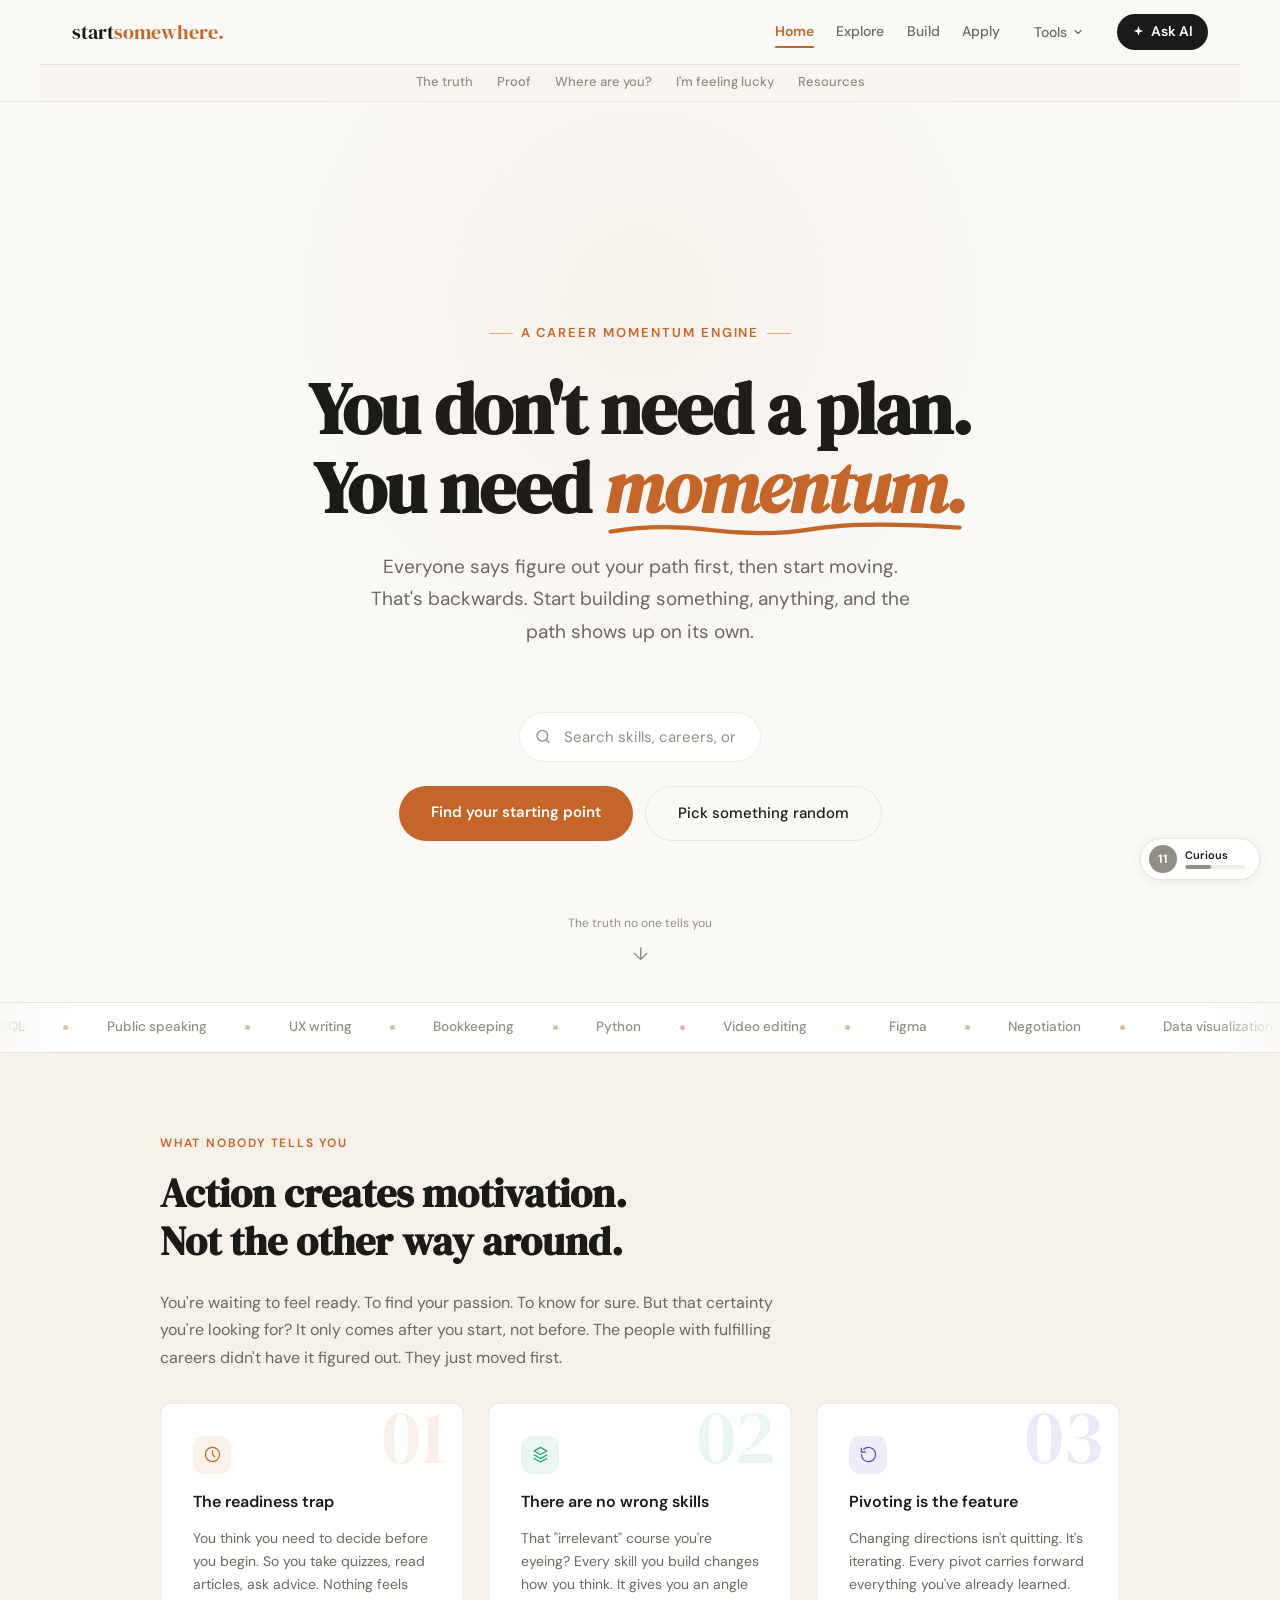
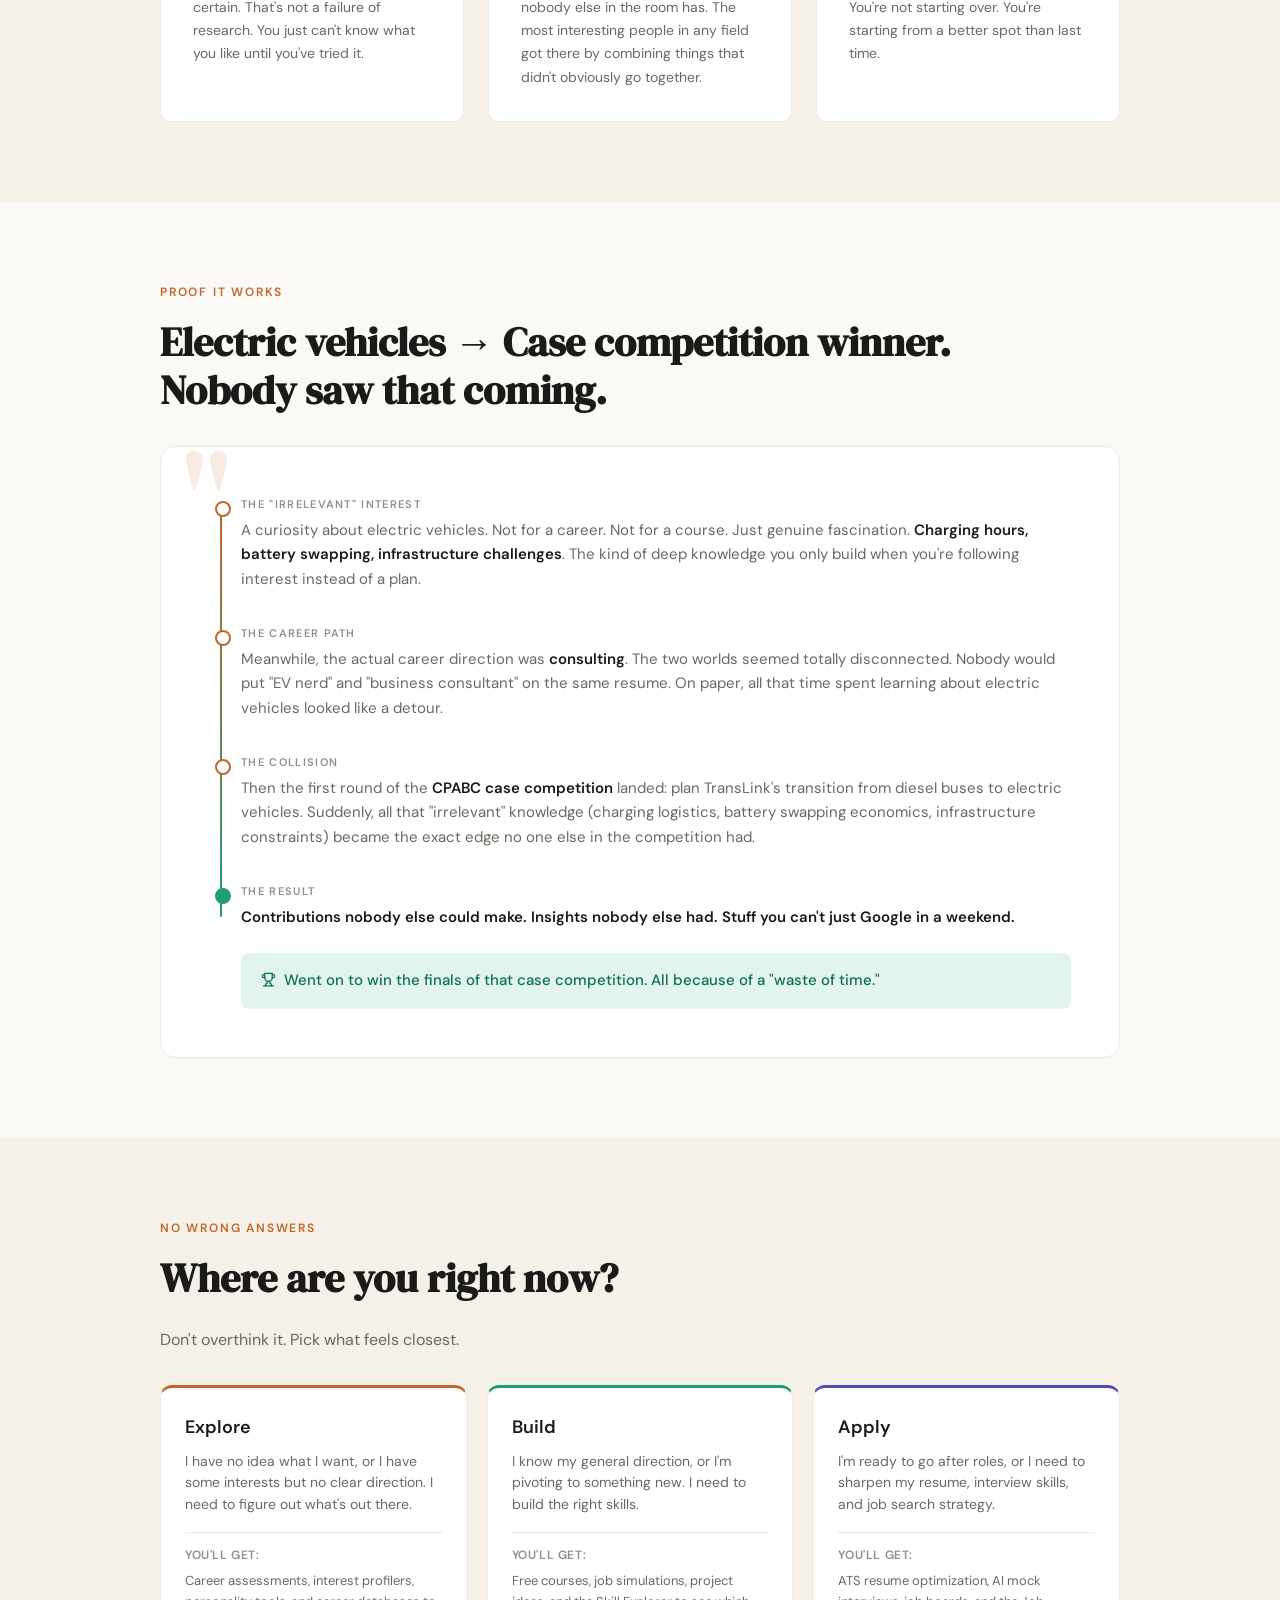
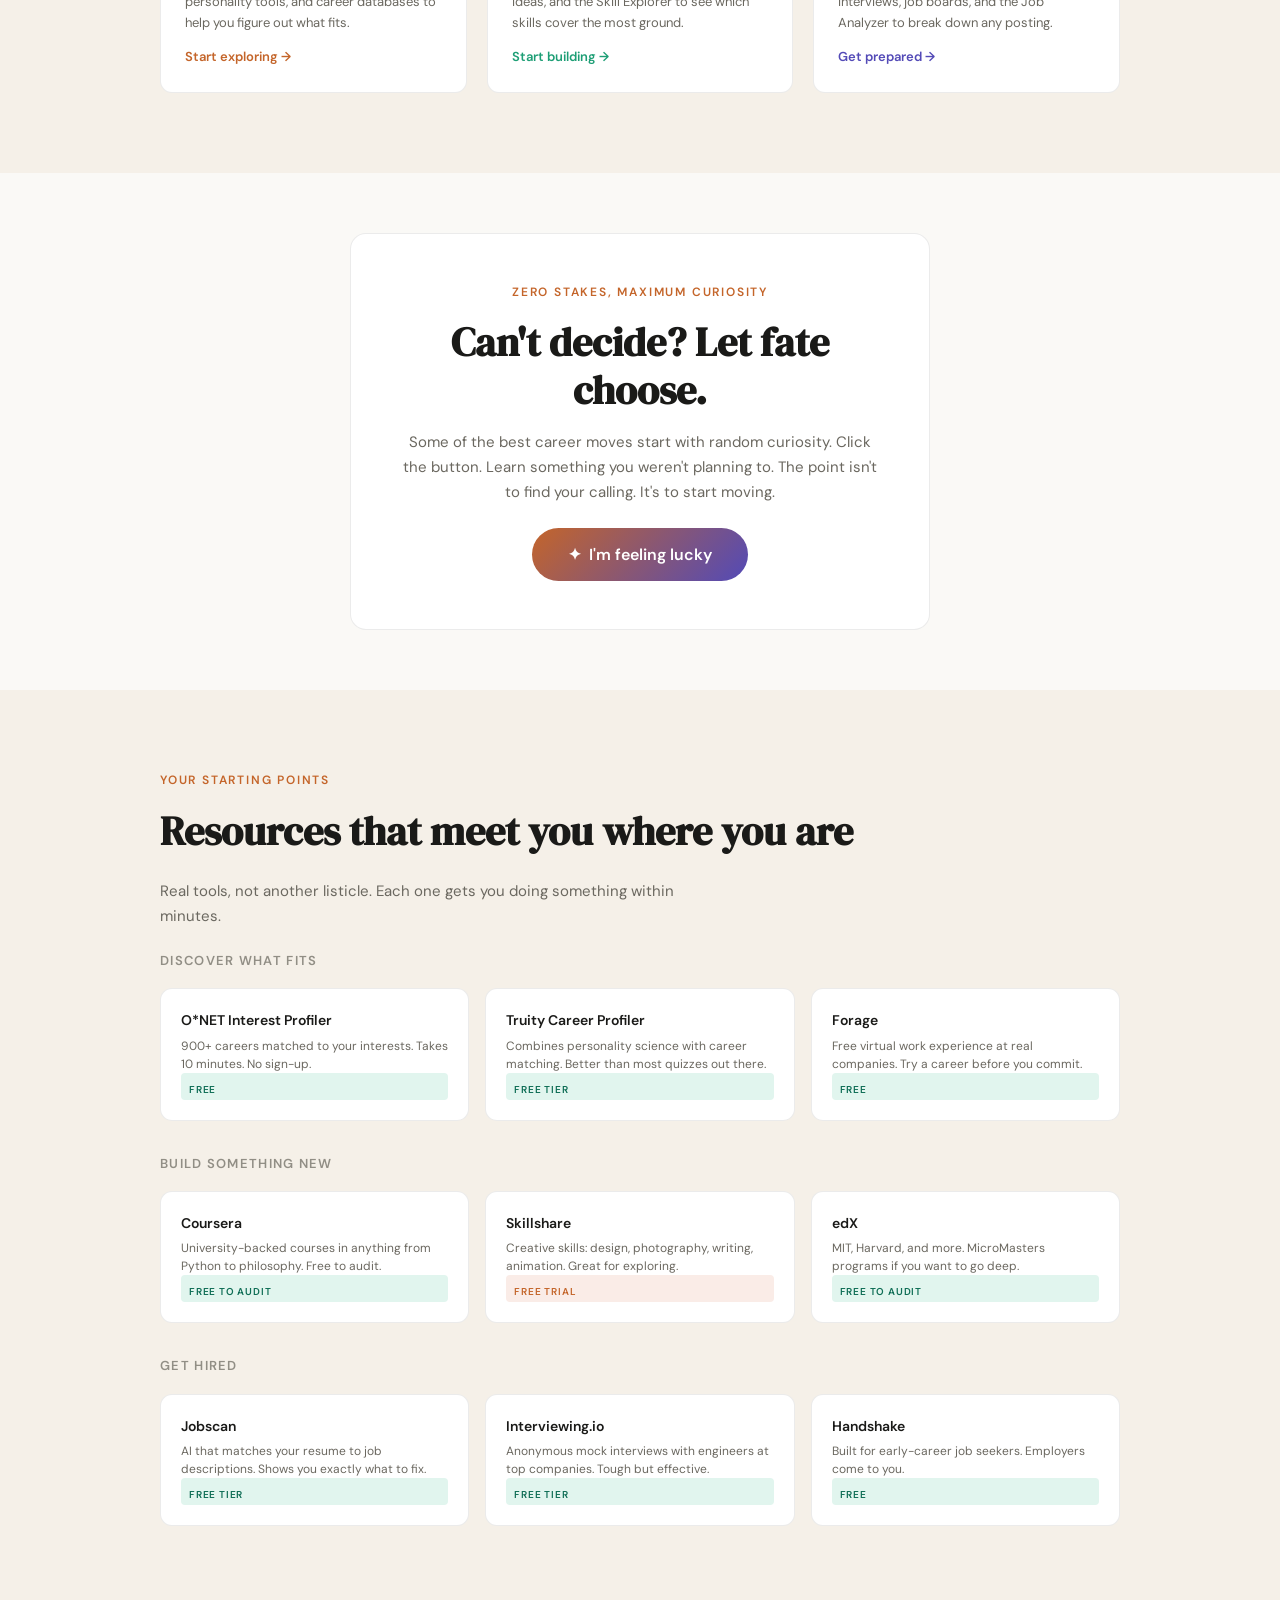
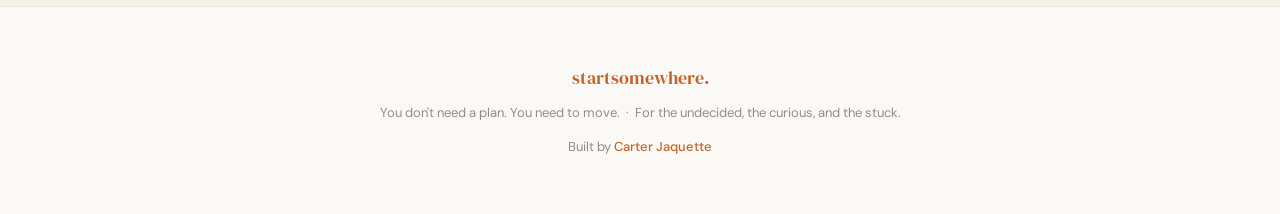
<file: start-somewhere.html>
<!DOCTYPE html>
<html lang="en">
<head>
<meta charset="UTF-8">
<meta name="viewport" content="width=device-width, initial-scale=1.0">
<title>Start Somewhere</title>
<link href="https://fonts.googleapis.com/css2?family=DM+Serif+Display:ital@0;1&family=DM+Sans:ital,wght@0,400;0,500;0,600;1,400&display=swap" rel="stylesheet">
<style>
nav { position: sticky; top: 0; z-index: 100; background: rgba(250,249,246,0.95); backdrop-filter: blur(20px); border-bottom: 1px solid rgba(0,0,0,0.08); }
.nav-inner { display: flex; align-items: center; justify-content: space-between; padding: 14px 2rem; max-width: 1200px; margin: 0 auto; }
.nav-logo { font-family: 'DM Serif Display', Georgia, serif; font-size: 20px; text-decoration: none; }
.nav-logo .s { color: #1A1A18; }
.nav-logo .sw { color: #C4652A; }
.nav-links { display: flex; gap: 1.75rem; align-items: center; }
.nav-links a { font-size: 14px; color: #6B6860; text-decoration: none; font-weight: 500; transition: color 0.2s; }
.nav-links a:hover { color: #1A1A18; }
.nav-links a.active { color: #C4652A; font-weight: 600; }
:root {
  --bg: #FAF9F6;
  --bg-warm: #F5F0E8;
  --bg-card: #FFFFFF;
  --text: #1A1A18;
  --text-muted: #6B6860;
  --text-soft: #918E85;
  --accent: #C4652A;
  --accent-light: #FAECE7;
  --accent-hover: #A8521F;
  --teal: #1D9E75;
  --teal-light: #E1F5EE;
  --purple: #534AB7;
  --purple-light: #EEEDFE;
  --border: rgba(0,0,0,0.08);
  --serif: 'DM Serif Display', Georgia, serif;
  --sans: 'DM Sans', -apple-system, sans-serif;
  --radius: 12px;
  --radius-sm: 8px;
}

* { margin: 0; padding: 0; box-sizing: border-box; }
html { scroll-behavior: smooth; }
body { font-family: var(--sans); background: var(--bg); color: var(--text); line-height: 1.7; }

/* NAV */

.nav-cta {
  background: var(--accent); color: white; border: none; padding: 8px 20px;
  border-radius: 999px; font-size: 13px; font-weight: 600; cursor: pointer;
  font-family: var(--sans); transition: background 0.2s;
}
.nav-cta:hover { background: var(--accent-hover); }

/* HERO */
.hero {
  min-height: 100vh; padding: 140px 2rem 80px;
  display: flex; flex-direction: column; align-items: center; justify-content: center;
  text-align: center; position: relative; overflow: hidden;
}
.hero::before {
  content: ''; position: absolute; top: -200px; left: 50%; transform: translateX(-50%);
  width: 800px; height: 800px; border-radius: 50%;
  background: radial-gradient(circle, rgba(196,101,42,0.06) 0%, transparent 70%);
  pointer-events: none;
}
.hero-eyebrow {
  font-size: 13px; font-weight: 600; text-transform: uppercase; letter-spacing: 0.15em;
  color: var(--accent); margin-bottom: 1.5rem;
  display: flex; align-items: center; gap: 8px;
}
.hero-eyebrow::before, .hero-eyebrow::after {
  content: ''; width: 24px; height: 1px; background: var(--accent); opacity: 0.5;
}
.hero h1 {
  font-family: var(--serif); font-size: clamp(42px, 6vw, 72px);
  line-height: 1.1; max-width: 800px; margin-bottom: 1.5rem; letter-spacing: -0.02em;
}
.hero h1 em { font-style: italic; color: var(--accent); }
.hero-sub {
  font-size: 19px; color: var(--text-muted); max-width: 560px; line-height: 1.7;
  margin-bottom: 2.5rem;
}
.hero-actions { display: flex; gap: 12px; flex-wrap: wrap; justify-content: center; }
.btn-primary {
  background: var(--accent); color: white; border: none; padding: 14px 32px;
  border-radius: 999px; font-size: 15px; font-weight: 600; cursor: pointer;
  font-family: var(--sans); transition: all 0.2s; text-decoration: none;
}
.btn-primary:hover { background: var(--accent-hover); transform: translateY(-1px); }
.btn-ghost {
  background: transparent; color: var(--text); border: 1.5px solid var(--border);
  padding: 14px 32px; border-radius: 999px; font-size: 15px; font-weight: 500;
  cursor: pointer; font-family: var(--sans); transition: all 0.2s; text-decoration: none;
}
.btn-ghost:hover { border-color: var(--text-muted); background: var(--bg-card); }
.scroll-hint {
  position: absolute; bottom: 2rem; left: 50%; transform: translateX(-50%);
  font-size: 12px; color: var(--text-soft); display: flex; flex-direction: column;
  align-items: center; gap: 6px; animation: pulse 2s infinite;
}
@keyframes pulse { 0%, 100% { opacity: 0.5; } 50% { opacity: 1; } }
.scroll-arrow { font-size: 18px; }

/* SECTIONS */
section { padding: 80px 2rem; }
.section-inner { max-width: 960px; margin: 0 auto; }
.section-label {
  font-size: 12px; font-weight: 600; text-transform: uppercase; letter-spacing: 0.15em;
  color: var(--accent); margin-bottom: 1rem;
}
.section-title {
  font-family: var(--serif); font-size: clamp(28px, 4vw, 40px); line-height: 1.2;
  margin-bottom: 1.5rem;
}

/* TRUTH SECTION */
.truth { background: var(--bg-warm); }
.truth-grid { display: grid; grid-template-columns: repeat(3, 1fr); gap: 1.5rem; margin-top: 2rem; }
.truth-card {
  background: var(--bg-card); border-radius: var(--radius); padding: 2rem;
  border: 1px solid var(--border); position: relative; overflow: hidden;
}
.truth-card::before {
  content: attr(data-number); position: absolute; top: -4px; right: 16px;
  font-family: var(--serif); font-size: 64px; color: rgba(0,0,0,0.04); line-height: 1;
  pointer-events: none;
}
.truth-card h3 { font-size: 16px; font-weight: 600; margin-bottom: 0.75rem; }
.truth-card p { font-size: 14px; color: var(--text-muted); line-height: 1.65; }
.truth-card .icon-chip { margin-bottom: 14px; }
.truth-card::before { font-size: 76px; top: -6px; }
.truth-card[data-number="01"]::before { color: rgba(196,101,42,0.10); }
.truth-card[data-number="02"]::before { color: rgba(29,158,117,0.10); }
.truth-card[data-number="03"]::before { color: rgba(83,74,183,0.12); }

/* STORY */
.story-container {
  background: var(--bg-card); border-radius: 16px; border: 1px solid var(--border);
  padding: 3rem; margin-top: 2rem; position: relative;
}
.story-container::before {
  content: '"'; font-family: var(--serif); font-size: 120px; color: var(--accent);
  opacity: 0.12; position: absolute; top: -10px; left: 20px; line-height: 1;
}
.story-timeline { display: flex; flex-direction: column; gap: 2rem; position: relative; padding-left: 32px; }
.story-timeline::before {
  content: ''; position: absolute; left: 11px; top: 12px; bottom: 12px;
  width: 2px; background: linear-gradient(to bottom, var(--accent), var(--teal));
  border-radius: 2px;
}
.story-step { position: relative; }
.story-step::before {
  content: ''; position: absolute; left: -26px; top: 6px;
  width: 12px; height: 12px; border-radius: 50%;
  border: 2.5px solid var(--accent); background: var(--bg-card);
  z-index: 1;
}
.story-step:last-child::before { border-color: var(--teal); background: var(--teal); }
.story-step .step-label {
  font-size: 11px; font-weight: 600; text-transform: uppercase; letter-spacing: 0.12em;
  color: var(--text-soft); margin-bottom: 4px;
}
.story-step p { font-size: 15px; color: var(--text-muted); line-height: 1.65; }
.story-step p strong { color: var(--text); font-weight: 600; }
.story-result {
  background: var(--teal-light); border-radius: var(--radius-sm); padding: 1rem 1.25rem;
  margin-top: 1.5rem; margin-left: 32px;
  font-size: 15px; color: #0F6E56; font-weight: 500; line-height: 1.55;
}

/* WHERE ARE YOU */
.where { background: var(--bg-warm); }
.stage-grid { display: grid; grid-template-columns: repeat(3, 1fr); gap: 1.25rem; margin-top: 2rem; }
.stage-card {
  background: var(--bg-card); border-radius: var(--radius); padding: 1.5rem;
  border: 1px solid var(--border); cursor: pointer; transition: all 0.25s;
  text-decoration: none; color: inherit; display: flex; flex-direction: column;
}
.stage-card:hover { border-color: var(--accent); transform: translateY(-2px); box-shadow: 0 8px 24px rgba(0,0,0,0.06); }
.stage-emoji { font-size: 28px; margin-bottom: 0.75rem; display: block; }
.stage-card h3 { font-size: 16px; font-weight: 600; margin-bottom: 0.5rem; }
.stage-card p { font-size: 13px; color: var(--text-muted); line-height: 1.55; }
.stage-arrow { font-size: 13px; color: var(--accent); font-weight: 600; margin-top: auto; padding-top: 0.75rem; display: inline-block; transition: transform 0.2s; }
.stage-card:hover .stage-arrow { transform: translateX(4px); }

/* LUCKY */
.lucky-section { text-align: center; padding: 60px 2rem; }
.lucky-box {
  max-width: 580px; margin: 0 auto; background: var(--bg-card);
  border-radius: 16px; border: 1px solid var(--border); padding: 3rem;
}
.lucky-box p { font-size: 15px; color: var(--text-muted); margin-bottom: 1.5rem; line-height: 1.65; }
.lucky-btn {
  background: linear-gradient(135deg, var(--accent), var(--purple));
  color: white; border: none; padding: 16px 36px;
  border-radius: 999px; font-size: 16px; font-weight: 600; cursor: pointer;
  font-family: var(--sans); transition: all 0.3s; position: relative;
}
.lucky-btn:hover { transform: scale(1.04); box-shadow: 0 8px 24px rgba(196,101,42,0.3); }
.lucky-btn:active { transform: scale(0.97); }
.lucky-result {
  margin-top: 1.5rem; padding: 1.25rem; border-radius: var(--radius-sm);
  background: var(--purple-light); display: none; text-align: left;
}
.lucky-result.show { display: block; animation: slideUp 0.3s ease; }
@keyframes slideUp { from { opacity: 0; transform: translateY(10px); } to { opacity: 1; transform: none; } }
.lucky-result h4 { font-size: 15px; font-weight: 600; color: var(--purple); margin-bottom: 4px; }
.lucky-result p { font-size: 13px; color: var(--text-muted); margin: 0; }
.lucky-result a { color: var(--purple); font-weight: 500; }

/* RESOURCE DIRECTORY */
.directory { background: var(--bg-warm); }
.dir-grid { display: grid; grid-template-columns: repeat(3, 1fr); gap: 1rem; margin-top: 1rem; }
.dir-card {
  background: var(--bg-card); border-radius: var(--radius); padding: 1.25rem;
  border: 1px solid var(--border); text-decoration: none; color: inherit;
  transition: all 0.2s; display: flex; flex-direction: column;
}
.dir-card:hover { border-color: var(--accent); }
.dir-card h4 { font-size: 14px; font-weight: 600; margin-bottom: 4px; }
.dir-card p { font-size: 12px; color: var(--text-muted); line-height: 1.5; }
.dir-tag {
  display: inline-block; font-size: 10px; font-weight: 600; text-transform: uppercase;
  letter-spacing: 0.08em; padding: 2px 8px; border-radius: 4px; margin-top: auto; padding-top: 8px;
}
.dir-tag-free { background: var(--teal-light); color: #0F6E56; }
.dir-tag-paid { background: var(--accent-light); color: var(--accent); }

/* FOOTER */
footer {
  padding: 3.5rem 2rem; text-align: center; border-top: 1px solid var(--border);
}
footer p { font-size: 13px; color: var(--text-soft); }
footer .footer-logo { font-family: var(--serif); font-size: 18px; color: var(--accent); margin-bottom: 0.5rem; }

/* RESPONSIVE */
@media (max-width: 768px) {
  .nav-inner { padding: 12px 1rem; }
  .nav-links { gap: 1rem; flex-wrap: wrap; }
  .nav-row2 { display: none !important; }
  .truth-grid, .stage-grid, .dir-grid { grid-template-columns: 1fr; }
  
  section { padding: 60px 1.25rem; }
  .story-container { padding: 1.5rem; }
  .story-timeline { padding-left: 24px; }
  .story-step::before { left: -20px; width: 10px; height: 10px; }
  .story-timeline::before { left: 8px; }
  .story-result { margin-left: 24px; }
}
@media (max-width: 480px) {
  .hero { padding: 120px 1.25rem 60px; }
  .hero-actions { flex-direction: column; width: 100%; }
  .hero-actions a, .hero-actions button { width: 100%; text-align: center; }
}

/* SEARCH */
.search-wrap { position: relative; max-width: 480px; margin: 1.5rem auto; }
.search-input {
  width: 100%; padding: 14px 20px 14px 44px; border-radius: 999px;
  border: 1.5px solid var(--border); background: var(--bg-card);
  font-size: 15px; font-family: var(--sans); color: var(--text);
  outline: none; transition: all 0.2s;
}
.search-input:focus { border-color: var(--accent); box-shadow: 0 0 0 3px rgba(196,101,42,0.1); }
.search-input::placeholder { color: var(--text-soft); }
.search-icon {
  position: absolute; left: 16px; top: 50%; transform: translateY(-50%);
  color: var(--text-soft); font-size: 16px; pointer-events: none;
}
.search-results {
  position: absolute; top: calc(100% + 6px); left: 0; right: 0;
  background: var(--bg-card); border: 1px solid var(--border); border-radius: 12px;
  box-shadow: 0 8px 30px rgba(0,0,0,0.1); display: none; max-height: 320px;
  overflow-y: auto; z-index: 200;
}
.search-results.open { display: block; }
.search-group-label {
  font-size: 10px; font-weight: 600; text-transform: uppercase; letter-spacing: 0.1em;
  color: var(--text-soft); padding: 10px 16px 4px; 
}
.search-item {
  display: flex; align-items: center; gap: 10px; padding: 10px 16px;
  text-decoration: none; color: var(--text); transition: background 0.15s; cursor: pointer;
}
.search-item:hover, .search-item.active { background: var(--bg-warm); }
.search-item-icon { font-size: 14px; width: 24px; text-align: center; flex-shrink: 0; }
.search-item-text { font-size: 14px; }
.search-item-type { font-size: 11px; color: var(--text-soft); margin-left: auto; flex-shrink: 0; }

.search-item-text strong { color: var(--accent); font-weight: 600; }
.search-empty { padding: 20px 16px; text-align: center; font-size: 14px; color: var(--text-soft); }


/* MOBILE HAMBURGER NAV */
.nav-hamburger {
  display: none; align-items: center; justify-content: center;
  width: 36px; height: 36px; cursor: pointer; border: none;
  background: transparent; padding: 0; flex-direction: column; gap: 5px;
}
.nav-hamburger span {
  display: block; width: 20px; height: 2px; background: #1A1A18;
  transition: all 0.3s; border-radius: 1px;
}
.nav-hamburger.open span:nth-child(1) { transform: translateY(7px) rotate(45deg); }
.nav-hamburger.open span:nth-child(2) { opacity: 0; }
.nav-hamburger.open span:nth-child(3) { transform: translateY(-7px) rotate(-45deg); }
.mobile-menu {
  display: none; position: fixed; top: 53px; left: 0; right: 0; bottom: 0;
  background: rgba(250,249,246,0.98); backdrop-filter: blur(20px);
  z-index: 99; padding: 2rem 1.5rem; overflow-y: auto;
}
.mobile-menu.open { display: flex; flex-direction: column; gap: 0; }
.mobile-menu a {
  display: block; padding: 14px 0; font-size: 16px; color: #6B6860;
  text-decoration: none; font-weight: 500; border-bottom: 1px solid rgba(0,0,0,0.08);
  transition: color 0.2s;
}
.mobile-menu a:hover, .mobile-menu a.active { color: #C4652A; }
@media (max-width: 768px) { .nav-hamburger { display: flex; } .nav-links { display: none !important; } }
</style>
<link rel="stylesheet" href="ss-theme.css">
<script src="ss-ui.js" defer></script>
</head>
<body>

<!-- NAV -->
<nav>
  <div class="nav-inner">
    <a href="start-somewhere.html" class="nav-logo"><span class="s">start</span><span class="sw">somewhere.</span></a>
    <button class="nav-hamburger" id="navHamburger" onclick="toggleMobileMenu()"><span></span><span></span><span></span></button>
    <div class="nav-links">
      <a href="start-somewhere.html" class="active">Home</a>
      <a href="explore.html">Explore</a>
      <a href="build.html">Build</a>
      <a href="apply.html">Apply</a>
      <div class="nav-tools">
        <button class="nav-tools-btn" type="button" aria-haspopup="true" aria-expanded="false">Tools <svg class="chev" width="12" height="12" viewBox="0 0 24 24" fill="none" stroke="currentColor" stroke-width="2.2" stroke-linecap="round" stroke-linejoin="round"><path d="M6 9l6 6 6-6"/></svg></button>
        <div class="nav-tools-menu" role="menu">
          <a href="skill-explorer-production.html" role="menuitem"><svg width="16" height="16" viewBox="0 0 24 24" fill="none" stroke="currentColor" stroke-width="1.5" stroke-linecap="round" stroke-linejoin="round"><circle cx="11" cy="11" r="7"/><path d="M21 21l-4.3-4.3"/></svg>Skill Explorer</a>
          <a href="job-analyzer.html" role="menuitem"><svg width="16" height="16" viewBox="0 0 24 24" fill="none" stroke="currentColor" stroke-width="1.5" stroke-linecap="round" stroke-linejoin="round"><path d="M14 2H6a2 2 0 0 0-2 2v16a2 2 0 0 0 2 2h12a2 2 0 0 0 2-2V8z"/><path d="M14 2v6h6"/><path d="M9 13h6M9 17h4"/></svg>Job Analyzer</a>
          <a href="skill-roulette.html" role="menuitem"><svg width="16" height="16" viewBox="0 0 24 24" fill="none" stroke="currentColor" stroke-width="1.5" stroke-linecap="round" stroke-linejoin="round"><path d="M16 3h5v5"/><path d="M4 20L21 3"/><path d="M21 16v5h-5"/><path d="M15 15l6 6"/><path d="M4 4l5 5"/></svg>Skill Roulette</a>
          <a href="skill-sprints.html" role="menuitem"><svg width="16" height="16" viewBox="0 0 24 24" fill="none" stroke="currentColor" stroke-width="1.5" stroke-linecap="round" stroke-linejoin="round"><circle cx="12" cy="13" r="8"/><path d="M12 9v4l2.5 2.5"/><path d="M9 2h6"/></svg>Skill Sprints</a>
          <a href="skill-map.html" role="menuitem"><svg width="16" height="16" viewBox="0 0 24 24" fill="none" stroke="currentColor" stroke-width="1.5" stroke-linecap="round" stroke-linejoin="round"><circle cx="5" cy="6" r="2.2"/><circle cx="19" cy="6" r="2.2"/><circle cx="12" cy="18" r="2.2"/><path d="M7 7.4L10.4 16M17 7.4L13.6 16M7.2 6h9.6"/></svg>Skill Map</a>
        </div>
      </div>
      <a href="ask.html" class="nav-cta"><svg width="13" height="13" viewBox="0 0 24 24" fill="currentColor"><path d="M12 2l1.9 5.7a2 2 0 0 0 1.3 1.3L21 11l-5.8 2a2 2 0 0 0-1.3 1.3L12 20l-1.9-5.7a2 2 0 0 0-1.3-1.3L3 11l5.8-2a2 2 0 0 0 1.3-1.3z"/></svg>Ask AI</a>
    </div>
  </div>
  <div class="nav-row2" style="display:flex;align-items:center;padding:6px 2rem 8px;border-top:1px solid var(--border);background:rgba(245,240,232,0.5);gap:1.5rem;max-width:1200px;margin:0 auto;justify-content:center;flex-wrap:wrap;">
    <a href="#truth" style="font-size:13px;color:var(--text-soft);text-decoration:none;font-weight:500;">The truth</a>
    <a href="#story" style="font-size:13px;color:var(--text-soft);text-decoration:none;font-weight:500;">Proof</a>
    <a href="#where" style="font-size:13px;color:var(--text-soft);text-decoration:none;font-weight:500;">Where are you?</a>
    <a href="#lucky" style="font-size:13px;color:var(--text-soft);text-decoration:none;font-weight:500;">I'm feeling lucky</a>
    <a href="#directory" style="font-size:13px;color:var(--text-soft);text-decoration:none;font-weight:500;">Resources</a>
  </div>
</nav>
<div class="mobile-menu" id="mobileMenu">
  <a href="start-somewhere.html" class="active">Home</a>
  <a href="explore.html">Explore</a>
  <a href="build.html">Build</a>
  <a href="apply.html">Apply</a>
  <a href="skill-explorer-production.html">Skill Explorer</a>
  <a href="job-analyzer.html">Job Analyzer</a>
  <a href="ask.html">Ask AI</a>  <a href="skill-roulette.html">Skill Roulette</a>
  <a href="skill-sprints.html">Skill Sprints</a>
  <a href="skill-map.html">Skill Map</a>
</div>

<!-- HERO -->
<div class="hero">
  <div class="hero-eyebrow">a career momentum engine</div>
  <h1>You don't need a plan.<br>You need <span class="squig"><em>momentum.</em><svg viewBox="0 0 200 12" preserveAspectRatio="none" aria-hidden="true"><path d="M4 8 Q 30 2, 60 7 T 116 6 T 196 5"/></svg></span></h1>
  <p class="hero-sub">
    Everyone says figure out your path first, then start moving. That's backwards. Start building something, anything, and the path shows up on its own.
  </p>

  <div class="search-wrap">
    <span class="search-icon"><svg width="1em" height="1em" viewBox="0 0 24 24" fill="none" stroke="currentColor" stroke-width="2" stroke-linecap="round" stroke-linejoin="round" style="vertical-align:-0.125em"><circle cx="11" cy="11" r="8"/><line x1="21" y1="21" x2="16.65" y2="16.65"/></svg></span>
    <input type="text" class="search-input" id="siteSearch" placeholder="Search skills, careers, or tools..." autocomplete="off">
    <div class="search-results" id="searchResults"></div>
  </div>
  <div class="hero-actions">
    <a href="#where" class="btn-primary">Find your starting point</a>
    <a href="#lucky" class="btn-ghost">Pick something random</a>
  </div>
  <div class="scroll-hint">
    <span>The truth no one tells you</span>
    <span class="scroll-arrow">↓</span>
  </div>
</div>

<!-- SKILL TICKER -->
<div class="tick-strip" aria-hidden="true">
  <div class="tick-track">
    <span>SQL</span><span>Public speaking</span><span>UX writing</span><span>Bookkeeping</span><span>Python</span><span>Video editing</span><span>Figma</span><span>Negotiation</span><span>Data visualization</span><span>Carpentry</span><span>Copywriting</span><span>First aid</span><span>Project management</span><span>Photography</span>
  </div>
</div>

<!-- TRUTH SECTION -->
<section class="truth" id="truth">
  <div class="section-inner">
    <div class="section-label reveal">What nobody tells you</div>
    <h2 class="section-title reveal" style="--d:0.08s">Action creates motivation.<br>Not the other way around.</h2>
    <p style="font-size: 16px; color: var(--text-muted); max-width: 640px; margin-bottom: 1rem;">
      You're waiting to feel ready. To find your passion. To know for sure. But that certainty you're looking for? It only comes after you start, not before. The people with fulfilling careers didn't have it figured out. They just moved first.
    </p>
    <div class="truth-grid" data-reveal-group>
      <div class="truth-card lift reveal" data-number="01">
        <span class="icon-chip"><svg viewBox="0 0 24 24" fill="none" stroke="currentColor" stroke-width="1.5" stroke-linecap="round" stroke-linejoin="round"><circle cx="12" cy="12" r="9"/><path d="M12 7v5l3 3"/></svg></span>
        <h3>The readiness trap</h3>
        <p>You think you need to decide before you begin. So you take quizzes, read articles, ask advice. Nothing feels certain. That's not a failure of research. You just can't know what you like until you've tried it.</p>
      </div>
      <div class="truth-card lift reveal" data-number="02">
        <span class="icon-chip teal"><svg viewBox="0 0 24 24" fill="none" stroke="currentColor" stroke-width="1.5" stroke-linecap="round" stroke-linejoin="round"><path d="M12 3l8 4.5-8 4.5-8-4.5z"/><path d="M4 12.5L12 17l8-4.5"/><path d="M4 17l8 4.5 8-4.5"/></svg></span>
        <h3>There are no wrong skills</h3>
        <p>That "irrelevant" course you're eyeing? Every skill you build changes how you think. It gives you an angle nobody else in the room has. The most interesting people in any field got there by combining things that didn't obviously go together.</p>
      </div>
      <div class="truth-card lift reveal" data-number="03">
        <span class="icon-chip purple"><svg viewBox="0 0 24 24" fill="none" stroke="currentColor" stroke-width="1.5" stroke-linecap="round" stroke-linejoin="round"><path d="M3 12a9 9 0 1 0 3-6.7"/><path d="M3 4v5h5"/></svg></span>
        <h3>Pivoting is the feature</h3>
        <p>Changing directions isn't quitting. It's iterating. Every pivot carries forward everything you've already learned. You're not starting over. You're starting from a better spot than last time.</p>
      </div>
    </div>
  </div>
</section>

<!-- STORY -->
<section id="story">
  <div class="section-inner">
    <div class="section-label reveal">Proof it works</div>
    <h2 class="section-title reveal" style="--d:0.08s">Electric vehicles → Case competition winner.<br>Nobody saw that coming.</h2>
    <div class="story-container">
      <div class="story-timeline">
        <div class="story-step">
          <div class="step-label">The "irrelevant" interest</div>
          <p>A curiosity about electric vehicles. Not for a career. Not for a course. Just genuine fascination. <strong>Charging hours, battery swapping, infrastructure challenges</strong>. The kind of deep knowledge you only build when you're following interest instead of a plan.</p>
        </div>
        <div class="story-step">
          <div class="step-label">The career path</div>
          <p>Meanwhile, the actual career direction was <strong>consulting</strong>. The two worlds seemed totally disconnected. Nobody would put "EV nerd" and "business consultant" on the same resume. On paper, all that time spent learning about electric vehicles looked like a detour.</p>
        </div>
        <div class="story-step">
          <div class="step-label">The collision</div>
          <p>Then the first round of the <strong>CPABC case competition</strong> landed: plan TransLink's transition from diesel buses to electric vehicles. Suddenly, all that "irrelevant" knowledge (charging logistics, battery swapping economics, infrastructure constraints) became the exact edge no one else in the competition had.</p>
        </div>
        <div class="story-step">
          <div class="step-label">The result</div>
          <p><strong>Contributions nobody else could make. Insights nobody else had. Stuff you can't just Google in a weekend.</strong></p>
        </div>
      </div>
      <div class="story-result">
        <svg width="1em" height="1em" viewBox="0 0 24 24" fill="none" stroke="currentColor" stroke-width="2" stroke-linecap="round" stroke-linejoin="round" style="vertical-align:-0.125em"><path d="M6 9H4.5a2.5 2.5 0 0 1 0-5H6"/><path d="M18 9h1.5a2.5 2.5 0 0 0 0-5H18"/><path d="M4 22h16"/><path d="M10 14.66V17c0 .55-.47.98-.97 1.21C7.85 18.75 7 20.24 7 22"/><path d="M14 14.66V17c0 .55.47.98.97 1.21C16.15 18.75 17 20.24 17 22"/><path d="M18 2H6v7a6 6 0 0 0 12 0V2z"/></svg> &nbsp;Went on to win the finals of that case competition. All because of a "waste of time."
      </div>
    </div>
  </div>
</section>

<!-- WHERE ARE YOU -->
<section class="where" id="where">
  <div class="section-inner">
    <div class="section-label reveal">No wrong answers</div>
    <h2 class="section-title reveal" style="--d:0.08s">Where are you right now?</h2>
    <p style="font-size: 16px; color: var(--text-muted); max-width: 560px; margin-bottom: 1rem;">
      Don't overthink it. Pick what feels closest.
    </p>
    <div class="stage-grid" data-reveal-group>
      <a class="stage-card lift reveal" href="explore.html" style="border-top: 3px solid var(--accent);">
        <h3 style="font-size: 18px; margin-bottom: 0.5rem;">Explore</h3>
        <p style="font-size: 14px;">I have no idea what I want, or I have some interests but no clear direction. I need to figure out what's out there.</p>
        <div style="margin-top: 1rem; padding-top: 0.75rem; border-top: 1px solid var(--border);">
          <div style="font-size: 12px; color: var(--text-soft); margin-bottom: 6px; font-weight: 600; text-transform: uppercase; letter-spacing: 0.05em;">You'll get:</div>
          <div style="font-size: 13px; color: var(--text-muted); line-height: 1.6;">Career assessments, interest profilers, personality tools, and career databases to help you figure out what fits.</div>
        </div>
        <span class="stage-arrow">Start exploring &#8594;</span>
      </a>
      <a class="stage-card lift reveal" href="build.html" style="border-top: 3px solid var(--teal);">
        <h3 style="font-size: 18px; margin-bottom: 0.5rem;">Build</h3>
        <p style="font-size: 14px;">I know my general direction, or I'm pivoting to something new. I need to build the right skills.</p>
        <div style="margin-top: 1rem; padding-top: 0.75rem; border-top: 1px solid var(--border);">
          <div style="font-size: 12px; color: var(--text-soft); margin-bottom: 6px; font-weight: 600; text-transform: uppercase; letter-spacing: 0.05em;">You'll get:</div>
          <div style="font-size: 13px; color: var(--text-muted); line-height: 1.6;">Free courses, job simulations, project ideas, and the Skill Explorer to see which skills cover the most ground.</div>
        </div>
        <span class="stage-arrow" style="color: var(--teal);">Start building &#8594;</span>
      </a>
      <a class="stage-card lift reveal" href="apply.html" style="border-top: 3px solid var(--purple);">
        <h3 style="font-size: 18px; margin-bottom: 0.5rem;">Apply</h3>
        <p style="font-size: 14px;">I'm ready to go after roles, or I need to sharpen my resume, interview skills, and job search strategy.</p>
        <div style="margin-top: 1rem; padding-top: 0.75rem; border-top: 1px solid var(--border);">
          <div style="font-size: 12px; color: var(--text-soft); margin-bottom: 6px; font-weight: 600; text-transform: uppercase; letter-spacing: 0.05em;">You'll get:</div>
          <div style="font-size: 13px; color: var(--text-muted); line-height: 1.6;">ATS resume optimization, AI mock interviews, job boards, and the Job Analyzer to break down any posting.</div>
        </div>
        <span class="stage-arrow" style="color: var(--purple);">Get prepared &#8594;</span>
      </a>
    </div>
  </div>
</section>

<!-- LUCKY -->
<section class="lucky-section" id="lucky">
  <div class="lucky-box">
    <div class="section-label reveal">Zero stakes, maximum curiosity</div>
    <h2 class="section-title" style="margin-bottom: 1rem;">Can't decide? Let fate choose.</h2>
    <p>Some of the best career moves start with random curiosity. Click the button. Learn something you weren't planning to. The point isn't to find your calling. It's to start moving.</p>
    <button class="lucky-btn" onclick="spinLucky()">✦ &nbsp;I'm feeling lucky</button>
    <div class="lucky-result" id="lucky-result"></div>
  </div>
</section>

<!-- RESOURCE DIRECTORY -->
<section class="directory" id="directory">
  <div class="section-inner">
    <div class="section-label reveal">Your starting points</div>
    <h2 class="section-title reveal" style="--d:0.08s">Resources that meet you where you are</h2>
    <p style="font-size: 15px; color: var(--text-muted); max-width: 560px; margin-bottom: 1rem;">
      Real tools, not another listicle. Each one gets you doing something within minutes.
    </p>

    <h3 style="font-size: 13px; font-weight: 600; text-transform: uppercase; letter-spacing: 0.1em; color: var(--text-soft); margin-top: 1.25rem; margin-bottom: 0.75rem;">Discover what fits</h3>
    <div class="dir-grid" data-reveal-group>
      <a class="dir-card lift reveal" href="https://www.mynextmove.org/explore/ip" target="_blank">
        <h4>O*NET Interest Profiler</h4>
        <p>900+ careers matched to your interests. Takes 10 minutes. No sign-up.</p>
        <span class="dir-tag dir-tag-free">Free</span>
      </a>
      <a class="dir-card lift reveal" href="https://www.truity.com/test/career-personality-profiler-test" target="_blank">
        <h4>Truity Career Profiler</h4>
        <p>Combines personality science with career matching. Better than most quizzes out there.</p>
        <span class="dir-tag dir-tag-free">Free tier</span>
      </a>
      <a class="dir-card lift reveal" href="https://www.theforage.com" target="_blank">
        <h4>Forage</h4>
        <p>Free virtual work experience at real companies. Try a career before you commit.</p>
        <span class="dir-tag dir-tag-free">Free</span>
      </a>
    </div>

    <h3 style="font-size: 13px; font-weight: 600; text-transform: uppercase; letter-spacing: 0.1em; color: var(--text-soft); margin-top: 2rem; margin-bottom: 0.75rem;">Build something new</h3>
    <div class="dir-grid" data-reveal-group>
      <a class="dir-card lift reveal" href="https://www.coursera.org" target="_blank">
        <h4>Coursera</h4>
        <p>University-backed courses in anything from Python to philosophy. Free to audit.</p>
        <span class="dir-tag dir-tag-free">Free to audit</span>
      </a>
      <a class="dir-card lift reveal" href="https://www.skillshare.com" target="_blank">
        <h4>Skillshare</h4>
        <p>Creative skills: design, photography, writing, animation. Great for exploring.</p>
        <span class="dir-tag dir-tag-paid">Free trial</span>
      </a>
      <a class="dir-card lift reveal" href="https://www.edx.org" target="_blank">
        <h4>edX</h4>
        <p>MIT, Harvard, and more. MicroMasters programs if you want to go deep.</p>
        <span class="dir-tag dir-tag-free">Free to audit</span>
      </a>
    </div>

    <h3 style="font-size: 13px; font-weight: 600; text-transform: uppercase; letter-spacing: 0.1em; color: var(--text-soft); margin-top: 2rem; margin-bottom: 0.75rem;">Get hired</h3>
    <div class="dir-grid" data-reveal-group>
      <a class="dir-card lift reveal" href="https://www.jobscan.co" target="_blank">
        <h4>Jobscan</h4>
        <p>AI that matches your resume to job descriptions. Shows you exactly what to fix.</p>
        <span class="dir-tag dir-tag-free">Free tier</span>
      </a>
      <a class="dir-card lift reveal" href="https://interviewing.io" target="_blank">
        <h4>Interviewing.io</h4>
        <p>Anonymous mock interviews with engineers at top companies. Tough but effective.</p>
        <span class="dir-tag dir-tag-free">Free tier</span>
      </a>
      <a class="dir-card lift reveal" href="https://joinhandshake.com" target="_blank">
        <h4>Handshake</h4>
        <p>Built for early-career job seekers. Employers come to you.</p>
        <span class="dir-tag dir-tag-free">Free</span>
      </a>
    </div>
  </div>
</section>

<!-- FOOTER -->
<footer>
  <div class="footer-logo">startsomewhere.</div>
  <p>You don't need a plan. You need to move. &nbsp;·&nbsp; For the undecided, the curious, and the stuck.</p>
  <p style="margin-top: 0.75rem;">Built by <a href="https://carterjacket.github.io" style="color: var(--accent); text-decoration: none; font-weight: 500;">Carter Jaquette</a></p>
</footer>

<script>
const luckySkills = [
  { skill: "Learn basic Python", why: "The most versatile skill in tech. Automate boring stuff, analyze data, or build a side project.", link: "https://www.coursera.org/search?query=python", source: "Coursera" },
  { skill: "Take a free writing course", why: "Clear writing is clear thinking. This skill transfers to every career that exists.", link: "https://www.coursera.org/search?query=sciwrite", source: "Coursera" },
  { skill: "Learn the basics of UX design", why: "Understanding how people interact with things makes you better at literally any job.", link: "https://www.coursera.org/search?query=google+ux+design", source: "Google / Coursera" },
  { skill: "Try a Forage virtual experience", why: "Simulate a real job for a day. Consulting, engineering, marketing. No application, no risk.", link: "https://www.theforage.com", source: "Forage" },
  { skill: "Learn basic data analysis", why: "Every industry runs on data now. Even a beginner understanding gives you superpowers.", link: "https://www.coursera.org/search?query=google+data+analytics", source: "Google / Coursera" },
  { skill: "Start learning public speaking", why: "The ability to communicate ideas clearly is the most underrated career accelerator.", link: "https://www.coursera.org/search?query=public+speaking", source: "Coursera" },
  { skill: "Learn graphic design fundamentals", why: "Visual communication matters everywhere. Pitch decks, social media, side hustles.", link: "https://www.skillshare.com", source: "Skillshare" },
  { skill: "Take a negotiation course", why: "You'll use this skill for the rest of your life. Salaries, contracts, everyday decisions.", link: "https://www.coursera.org/search?query=negotiation", source: "Yale / Coursera" },
  { skill: "Build a personal website", why: "Even a simple one-page site teaches you HTML, design thinking, and self-presentation.", link: "https://pages.github.com", source: "GitHub Pages" },
  { skill: "Learn basic financial literacy", why: "Understanding money isn't just a career skill. It changes how you make life decisions.", link: "https://www.edx.org", source: "edX" },
  { skill: "Try a photography fundamentals course", why: "Trains your eye for composition, light, and storytelling. Useful far beyond cameras.", link: "https://www.skillshare.com", source: "Skillshare" },
  { skill: "Learn spreadsheet power moves", why: "Advanced Excel/Sheets skills are quietly one of the most employable abilities on earth.", link: "https://www.coursera.org", source: "Coursera" },
  { skill: "Study intro to psychology", why: "Understanding why people behave the way they do is relevant in every single career path.", link: "https://www.coursera.org/search?query=introduction+psychology", source: "Yale / Coursera" },
  { skill: "Learn the basics of video editing", why: "Content is king everywhere. Even rough skills here open surprising doors.", link: "https://www.skillshare.com", source: "Skillshare" },
  { skill: "Take a project management intro", why: "The ability to organize and execute plans is valuable whether you're running a team or freelancing.", link: "https://www.coursera.org/search?query=google+project+management", source: "Google / Coursera" },
];

let lastLucky = -1;
function spinLucky() {
  const btn = document.querySelector('.lucky-btn');
  btn.textContent = '✦  Shuffling...';
  btn.disabled = true;

  setTimeout(() => {
    let idx;
    do { idx = Math.floor(Math.random() * luckySkills.length); } while (idx === lastLucky);
    lastLucky = idx;
    const s = luckySkills[idx];
    const el = document.getElementById('lucky-result');
    el.innerHTML = `<h4>→ ${s.skill}</h4><p>${s.why}</p><p style="margin-top: 8px;"><a href="${s.link}" target="_blank">Start on ${s.source} ↗</a></p>`;
    el.className = 'lucky-result show';
    btn.textContent = '✦  Spin again';
    btn.disabled = false;
  }, 600);
}
</script>



<script>
// Site search
(function() {
  var SEARCH_DATA = {"skills": ["Active Learning", "Active Listening", "Administration and Management", "Administrative", "Biology", "Building and Construction", "Chemistry", "Communications and Media", "Complex Problem Solving", "Computers and Electronics", "Coordination", "Critical Thinking", "Customer and Personal Service", "Design", "Economics and Accounting", "Education and Training", "Engineering and Technology", "English Language", "Fine Arts", "Food Production", "Foreign Language", "Geography", "History and Archeology", "Instructing", "Judgment and Decision Making", "Law and Government", "Learning Strategies", "Management of Personnel Resources", "Mathematics", "Mechanical", "Medicine and Dentistry", "Monitoring", "Negotiation", "Operations Analysis", "Operations Monitoring", "Personnel and Human Resources", "Persuasion", "Philosophy and Theology", "Physics", "Production and Processing", "Programming", "Psychology", "Public Safety and Security", "Reading Comprehension", "Sales and Marketing", "Science", "Service Orientation", "Social Perceptiveness", "Sociology and Anthropology", "Speaking", "Systems Analysis", "Telecommunications", "Therapy and Counseling", "Time Management", "Transportation", "Writing"], "careers": ["Accountants and Auditors", "Actors", "Acute Care Nurses", "Administrative Law Judges, Adjudicators, and Hearing Officers", "Administrative Services Managers", "Advanced Practice Psychiatric Nurses", "Advertising and Promotions Managers", "Aerospace Engineers", "Agricultural Sciences Teachers, Postsecondary", "Agricultural Technicians", "Anesthesiologists", "Animal Scientists", "Anthropologists and Archeologists", "Anthropology and Archeology Teachers, Postsecondary", "Appraisers and Assessors of Real Estate", "Architects, Except Landscape and Naval", "Architectural and Civil Drafters", "Architectural and Engineering Managers", "Art Directors", "Art, Drama, and Music Teachers, Postsecondary", "Athletic Trainers", "Atmospheric, Earth, Marine, and Space Sciences Teachers, Postsecondary", "Automotive Engineers", "Biochemists and Biophysicists", "Bioengineers and Biomedical Engineers", "Biological Science Teachers, Postsecondary", "Biological Technicians", "Biostatisticians", "Budget Analysts", "Business Intelligence Analysts", "Business Teachers, Postsecondary", "Camera Operators, Television, Video, and Film", "Career/Technical Education Teachers, Secondary School", "Cashiers", "Chefs and Head Cooks", "Chemical Engineers", "Chemical Technicians", "Chemistry Teachers, Postsecondary", "Chemists", "Chief Executives", "Child, Family, and School Social Workers", "Civil Engineering Technologists and Technicians", "Civil Engineers", "Clergy", "Clinical and Counseling Psychologists", "Commercial and Industrial Designers", "Community Health Workers", "Compliance Officers", "Computer Network Support Specialists", "Computer Systems Analysts", "Computer Systems Engineers/Architects", "Computer and Information Research Scientists", "Conservation Scientists", "Construction Managers", "Correctional Officers and Jailers", "Critical Care Nurses", "Curators", "Detectives and Criminal Investigators", "Dietitians and Nutritionists", "Editors", "Educational, Guidance, and Career Counselors and Advisors", "Electrical Engineers", "Electrical and Electronic Engineering Technologists and Technicians", "Electronics Engineers, Except Computer", "Elementary School Teachers, Except Special Education", "English Language and Literature Teachers, Postsecondary", "Exercise Physiologists", "Facilities Managers", "Family Medicine Physicians", "Film and Video Editors", "Financial Examiners", "Financial Managers", "First-Line Supervisors of Helpers, Laborers, and Material Movers, Hand", "First-Line Supervisors of Office and Administrative Support Workers", "Fundraisers", "General Internal Medicine Physicians", "General and Operations Managers", "Healthcare Social Workers", "Historians", "History Teachers, Postsecondary", "Human Resources Managers", "Industrial Engineers", "Instructional Coordinators", "Interpreters and Translators", "Lawyers", "Management Analysts", "Network and Computer Systems Administrators", "Philosophy and Religion Teachers, Postsecondary", "Producers and Directors", "Social and Community Service Managers", "Special Effects Artists and Animators", "Urban and Regional Planners", "Writers and Authors"], "pages": [{"name": "Explore", "desc": "Career assessments and exploration tools", "url": "explore.html"}, {"name": "Build", "desc": "Courses, simulations, and skill building", "url": "build.html"}, {"name": "Apply", "desc": "Resumes, interviews, and job search", "url": "apply.html"}, {"name": "Skill Explorer", "desc": "Find which skills cover the most ground for your major", "url": "skill-explorer-production.html"}, {"name": "Job Analyzer", "desc": "Paste a job posting, get a skill breakdown", "url": "job-analyzer.html"}, {"name": "Skill Roulette", "desc": "Random 5-minute skill challenge", "url": "skill-roulette.html"}, {"name": "Skill Sprints", "desc": "18 five-minute skill challenges", "url": "skill-sprints.html"}, {"name": "Skill Map", "desc": "Interactive map of skills, connections, and careers", "url": "skill-map.html"}]};
  
  var input = document.getElementById('siteSearch');
  var results = document.getElementById('searchResults');
  var activeIdx = -1;
  var currentItems = [];

  // Fuzzy matching: split query into words, each word must appear somewhere in the target
  function fuzzyMatch(text, query) {
    var textLower = text.toLowerCase();
    var words = query.split(/\s+/);
    // Every query word must match somewhere in the text
    for (var i = 0; i < words.length; i++) {
      if (words[i].length === 0) continue;
      if (textLower.indexOf(words[i]) < 0) return -1;
    }
    // Score: prefer starts-with, then word-boundary matches, then substring
    var score = 0;
    if (textLower.indexOf(query) === 0) score += 100; // exact start
    else if (textLower.indexOf(query) >= 0) score += 50; // exact substring
    // Bonus for each word that starts a word boundary
    var textWords = textLower.split(/[\s,\/&]+/);
    words.forEach(function(w) {
      if (!w) return;
      for (var j = 0; j < textWords.length; j++) {
        if (textWords[j].indexOf(w) === 0) { score += 20; break; }
      }
    });
    // Shorter results rank higher (more specific)
    score += Math.max(0, 50 - text.length);
    return score;
  }

  function highlightMatch(text, query) {
    var words = query.split(/\s+/).filter(function(w) { return w.length > 0; });
    var result = text;
    words.forEach(function(w) {
      var regex = new RegExp('(' + w.replace(/[.*+?^${}()|[\]\\]/g, '\\$&') + ')', 'gi');
      result = result.replace(regex, '<strong>$1</strong>');
    });
    return result;
  }

  input.addEventListener('input', function() {
    var q = this.value.trim().toLowerCase();
    if (q.length < 2) { results.classList.remove('open'); return; }

    var html = '';
    var count = 0;
    currentItems = [];

    // Search pages
    var pageMatches = [];
    SEARCH_DATA.pages.forEach(function(p) {
      var score = Math.max(fuzzyMatch(p.name, q), fuzzyMatch(p.desc, q));
      if (score >= 0) pageMatches.push({ item: p, score: score });
    });
    pageMatches.sort(function(a, b) { return b.score - a.score; });
    if (pageMatches.length > 0) {
      html += '<div class="search-group-label">Tools</div>';
      pageMatches.forEach(function(m) {
        var p = m.item;
        currentItems.push({ url: p.url });
        html += '<a class="search-item" href="' + p.url + '" data-idx="' + (currentItems.length-1) + '">' +
          '<span class="search-item-icon"><svg width="1em" height="1em" viewBox="0 0 24 24" fill="none" stroke="currentColor" stroke-width="2" stroke-linecap="round" stroke-linejoin="round" style="vertical-align:-0.125em"><path d="M14.7 6.3a4 4 0 0 0-5.4 5.4L3 18l3 3 6.3-6.3a4 4 0 0 0 5.4-5.4l-2.1 2.1-2.8-2.8 2.1-2.1z"/><path d="M14 7l3-3 3 3-3 3"/></svg></span>' +
          '<span class="search-item-text">' + highlightMatch(p.name, q) + '</span>' +
          '<span class="search-item-type">' + p.desc.substring(0, 40) + '</span></a>';
        count++;
      });
    }

    // Search skills
    var skillMatches = [];
    SEARCH_DATA.skills.forEach(function(s) {
      var score = fuzzyMatch(s, q);
      if (score >= 0) skillMatches.push({ item: s, score: score });
    });
    skillMatches.sort(function(a, b) { return b.score - a.score; });
    skillMatches = skillMatches.slice(0, 6);
    if (skillMatches.length > 0) {
      html += '<div class="search-group-label">Skills</div>';
      skillMatches.forEach(function(m) {
        currentItems.push({ url: 'skill-map.html' });
        html += '<a class="search-item" href="skill-map.html" data-idx="' + (currentItems.length-1) + '">' +
          '<span class="search-item-icon"><svg width="1em" height="1em" viewBox="0 0 24 24" fill="none" stroke="currentColor" stroke-width="2" stroke-linecap="round" stroke-linejoin="round" style="vertical-align:-0.125em"><path d="M9 18h6"/><path d="M10 22h4"/><path d="M15.09 14c.18-.98.65-1.74 1.41-2.5A4.65 4.65 0 0 0 18 8 6 6 0 0 0 6 8c0 1 .23 2.23 1.5 3.5.76.76 1.23 1.52 1.41 2.5"/></svg></span>' +
          '<span class="search-item-text">' + highlightMatch(m.item, q) + '</span>' +
          '<span class="search-item-type">Skill Map</span></a>';
        count++;
      });
    }

    // Search careers
    var careerMatches = [];
    SEARCH_DATA.careers.forEach(function(c) {
      var score = fuzzyMatch(c, q);
      if (score >= 0) careerMatches.push({ item: c, score: score });
    });
    careerMatches.sort(function(a, b) { return b.score - a.score; });
    careerMatches = careerMatches.slice(0, 6);
    if (careerMatches.length > 0) {
      html += '<div class="search-group-label">Careers</div>';
      careerMatches.forEach(function(m) {
        var cr = m.item;
        var url = 'career.html?job=' + encodeURIComponent(cr);
        currentItems.push({ url: url });
        html += '<a class="search-item" href="' + url + '" data-idx="' + (currentItems.length-1) + '">' +
          '<span class="search-item-icon"><svg width="1em" height="1em" viewBox="0 0 24 24" fill="none" stroke="currentColor" stroke-width="2" stroke-linecap="round" stroke-linejoin="round" style="vertical-align:-0.125em"><rect x="2" y="7" width="20" height="14" rx="2"/><path d="M16 21V5a2 2 0 0 0-2-2h-4a2 2 0 0 0-2 2v16"/></svg></span>' +
          '<span class="search-item-text">' + highlightMatch(cr, q) + '</span>' +
          '<span class="search-item-type">Career page</span></a>';
        count++;
      });
    }

    if (count === 0) {
      html = '<div class="search-empty">No results for "' + q.replace(/</g,'&lt;') + '"</div>';
    }

    results.innerHTML = html;
    results.classList.add('open');
    activeIdx = -1;
  });

  // Keyboard navigation
  input.addEventListener('keydown', function(e) {
    var items = results.querySelectorAll('.search-item');
    if (e.key === 'ArrowDown') {
      e.preventDefault();
      activeIdx = Math.min(activeIdx + 1, items.length - 1);
      items.forEach(function(el, i) { el.classList.toggle('active', i === activeIdx); });
    } else if (e.key === 'ArrowUp') {
      e.preventDefault();
      activeIdx = Math.max(activeIdx - 1, 0);
      items.forEach(function(el, i) { el.classList.toggle('active', i === activeIdx); });
    } else if (e.key === 'Enter' && activeIdx >= 0 && currentItems[activeIdx]) {
      window.location.href = currentItems[activeIdx].url;
    } else if (e.key === 'Escape') {
      results.classList.remove('open');
      input.blur();
    }
  });

  // Close on outside click
  document.addEventListener('click', function(e) {
    if (!e.target.closest('.search-wrap')) results.classList.remove('open');
  });
})();
</script>

<script>
function toggleMobileMenu(){var h=document.getElementById('navHamburger'),m=document.getElementById('mobileMenu');h.classList.toggle('open');m.classList.toggle('open');document.body.style.overflow=m.classList.contains('open')?'hidden':'';}
</script>
<!-- SS_PROGRESS_TRACKER -->
<script>
// ========== START SOMEWHERE PROGRESS TRACKER ==========
// Self-contained gamified progress system using localStorage
(function() {
  var LEVELS = [
    { name: "Curious", xp: 0, color: "#918E85" },
    { name: "Explorer", xp: 25, color: "#534AB7" },
    { name: "Builder", xp: 75, color: "#1D9E75" },
    { name: "Momentum", xp: 150, color: "#C4652A" },
    { name: "Unstoppable", xp: 300, color: "#B8336A" }
  ];

  var BADGES = {
    first_step:     { icon: "<svg width='20' height='20' viewBox='0 0 24 24' fill='none' stroke='#C4652A' stroke-width='2' stroke-linecap='round' stroke-linejoin='round'><path d='M4.5 16.5c-1.5 1.26-2 5-2 5s3.74-.5 5-2c.71-.84.7-2.13-.09-2.91a2.18 2.18 0 0 0-2.91-.09z'/><path d='M12 15l-3-3a22 22 0 0 1 2-3.95A12.88 12.88 0 0 1 22 2c0 2.72-.78 7.5-6 11a22.35 22.35 0 0 1-4 2z'/><path d='M9 12H4s.55-3.03 2-4c1.62-1.08 5 0 5 0'/><path d='M12 15v5s3.03-.55 4-2c1.08-1.62 0-5 0-5'/></svg>", name: "First Step",      desc: "Did something. That's the whole point.", check: function(s) { return s.totalActions >= 1; } },
    sprint_star:    { icon: "<svg width='20' height='20' viewBox='0 0 24 24' fill='none' stroke='#C4652A' stroke-width='2' stroke-linecap='round' stroke-linejoin='round'><polygon points='13 2 3 14 12 14 11 22 21 10 12 10 13 2'/></svg>", name: "Sprint Star",      desc: "Completed 5 skill sprints.", check: function(s) { return s.sprintsCompleted >= 5; } },
    scholar:        { icon: "<svg width='20' height='20' viewBox='0 0 24 24' fill='none' stroke='#C4652A' stroke-width='2' stroke-linecap='round' stroke-linejoin='round'><path d='M2 3h6a4 4 0 0 1 4 4v14a3 3 0 0 0-3-3H2z'/><path d='M22 3h-6a4 4 0 0 0-4 4v14a3 3 0 0 1 3-3h7z'/></svg>", name: "Scholar",          desc: "Clicked through to 10 courses.", check: function(s) { return s.coursesClicked >= 10; } },
    cartographer:   { icon: "<svg width='20' height='20' viewBox='0 0 24 24' fill='none' stroke='#C4652A' stroke-width='2' stroke-linecap='round' stroke-linejoin='round'><polygon points='3 6 9 3 15 6 21 3 21 18 15 21 9 18 3 21'/><line x1='9' y1='3' x2='9' y2='18'/><line x1='15' y1='6' x2='15' y2='21'/></svg>", name: "Cartographer",    desc: "Explored the Skill Map.", check: function(s) { return s.visitedPages.indexOf("skill-map") >= 0; } },
    deep_diver:     { icon: "<svg width='20' height='20' viewBox='0 0 24 24' fill='none' stroke='#C4652A' stroke-width='2' stroke-linecap='round' stroke-linejoin='round'><circle cx='11' cy='11' r='8'/><line x1='21' y1='21' x2='16.65' y2='16.65'/></svg>", name: "Deep Diver",       desc: "Checked out 3 different careers.", check: function(s) { return s.careersViewed >= 3; } },
    full_send:      { icon: "<svg width='20' height='20' viewBox='0 0 24 24' fill='none' stroke='#C4652A' stroke-width='2' stroke-linecap='round' stroke-linejoin='round'><circle cx='12' cy='12' r='10'/><circle cx='12' cy='12' r='6'/><circle cx='12' cy='12' r='2'/></svg>", name: "Full Send",        desc: "Visited Explore, Build, and Apply.", check: function(s) { var p = s.visitedPages; return p.indexOf("explore") >= 0 && p.indexOf("build") >= 0 && p.indexOf("apply") >= 0; } },
    roulette:       { icon: "<svg width='20' height='20' viewBox='0 0 24 24' fill='none' stroke='#C4652A' stroke-width='2' stroke-linecap='round' stroke-linejoin='round'><rect x='3' y='3' width='18' height='18' rx='2'/><circle cx='8' cy='8' r='1' fill='#C4652A'/><circle cx='16' cy='8' r='1' fill='#C4652A'/><circle cx='12' cy='12' r='1' fill='#C4652A'/><circle cx='8' cy='16' r='1' fill='#C4652A'/><circle cx='16' cy='16' r='1' fill='#C4652A'/></svg>", name: "Roulette Roller",  desc: "Spun the roulette 3 times.", check: function(s) { return s.rouletteSpins >= 3; } },
    completionist:  { icon: "<svg width='20' height='20' viewBox='0 0 24 24' fill='none' stroke='#C4652A' stroke-width='2' stroke-linecap='round' stroke-linejoin='round'><path d='M2 4l3 12h14l3-12-6 7-4-7-4 7-6-7z'/><path d='M5 20h14'/></svg>", name: "Completionist",    desc: "Finished all 18 sprints.", check: function(s) { return s.sprintsCompleted >= 18; } },
    skill_hunter:   { icon: "<svg width='20' height='20' viewBox='0 0 24 24' fill='none' stroke='#C4652A' stroke-width='2' stroke-linecap='round' stroke-linejoin='round'><path d='M3.5 21 14 3'/><path d='M20.5 21 10 3'/><path d='M15.5 21 12 15l-3.5 6'/><path d='M2 21h20'/></svg>", name: "Skill Hunter",     desc: "Explored 10 different skills.", check: function(s) { return s.skillsExplored >= 10; } },
    analyzer:       { icon: "<svg width='20' height='20' viewBox='0 0 24 24' fill='none' stroke='#C4652A' stroke-width='2' stroke-linecap='round' stroke-linejoin='round'><path d='M6 18h8'/><path d='M3 22h18'/><path d='M14 22a7 7 0 1 0 0-14h-1'/><path d='M9 14h2'/><path d='M9 12a2 2 0 0 1-2-2V6h6v4a2 2 0 0 1-2 2z'/><path d='M12 6V3a1 1 0 0 0-1-1H9a1 1 0 0 0-1 1v3'/></svg>", name: "Analyzer",         desc: "Used the Job Analyzer.", check: function(s) { return s.jobsAnalyzed >= 1; } }
  };

  // ---- State management ----
  function getState() {
    try {
      var raw = localStorage.getItem("ss_progress");
      if (raw) return JSON.parse(raw);
    } catch(e) {}
    return {
      xp: 0,
      totalActions: 0,
      sprintsCompleted: 0,
      coursesClicked: 0,
      careersViewed: 0,
      skillsExplored: 0,
      rouletteSpins: 0,
      jobsAnalyzed: 0,
      visitedPages: [],
      earnedBadges: [],
      completedSprintIds: [],
      viewedCareerNames: [],
      clickedCourseNames: [],
      exploredSkillNames: []
    };
  }

  function saveState(s) {
    try { localStorage.setItem("ss_progress", JSON.stringify(s)); } catch(e) {}
  }

  function getLevel(xp) {
    var level = LEVELS[0];
    for (var i = 0; i < LEVELS.length; i++) {
      if (xp >= LEVELS[i].xp) level = LEVELS[i];
    }
    return level;
  }

  function getNextLevel(xp) {
    for (var i = 0; i < LEVELS.length; i++) {
      if (xp < LEVELS[i].xp) return LEVELS[i];
    }
    return null;
  }

  function checkBadges(state) {
    var newBadges = [];
    var keys = Object.keys(BADGES);
    for (var i = 0; i < keys.length; i++) {
      var key = keys[i];
      if (state.earnedBadges.indexOf(key) < 0 && BADGES[key].check(state)) {
        state.earnedBadges.push(key);
        newBadges.push(key);
      }
    }
    return newBadges;
  }

  // ---- Public API ----
  window.SSProgress = {
    award: function(type, detail) {
      var s = getState();
      var xpGain = 0;

      if (type === "sprint") {
        if (detail && s.completedSprintIds.indexOf(detail) >= 0) return; // already done
        if (detail) s.completedSprintIds.push(detail);
        s.sprintsCompleted++;
        xpGain = 15;
      } else if (type === "course") {
        if (detail && s.clickedCourseNames.indexOf(detail) < 0) {
          s.clickedCourseNames.push(detail);
        }
        s.coursesClicked++;
        xpGain = 5;
      } else if (type === "career") {
        if (detail && s.viewedCareerNames.indexOf(detail) < 0) {
          s.viewedCareerNames.push(detail);
          s.careersViewed++;
          xpGain = 5;
        }
      } else if (type === "skill") {
        if (detail && s.exploredSkillNames.indexOf(detail) < 0) {
          s.exploredSkillNames.push(detail);
          s.skillsExplored++;
          xpGain = 3;
        }
      } else if (type === "roulette") {
        s.rouletteSpins++;
        xpGain = 5;
      } else if (type === "job_analyze") {
        s.jobsAnalyzed++;
        xpGain = 10;
      } else if (type === "page") {
        if (detail && s.visitedPages.indexOf(detail) < 0) {
          s.visitedPages.push(detail);
          xpGain = 1;
        }
      }

      if (xpGain > 0) {
        s.xp += xpGain;
        s.totalActions++;
        var oldLevel = getLevel(s.xp - xpGain);
        var newLevel = getLevel(s.xp);
        var newBadges = checkBadges(s);
        saveState(s);
        updateWidget(s);

        if (newLevel.name !== oldLevel.name) {
          showToast("Level up! You're now " + newLevel.name + "!", newLevel.color);
        } else if (newBadges.length > 0) {
          var b = BADGES[newBadges[0]];
          showToast(b.name + " unlocked!", "#C4652A");
        } else if (xpGain >= 10) {
          showToast("+" + xpGain + " XP", "#1D9E75");
        }
      }
    },

    getState: getState,
    getLevel: function() { return getLevel(getState().xp); },

    reset: function() {
      localStorage.removeItem("ss_progress");
      updateWidget(getState());
    }
  };

  // ---- Toast notification ----
  function showToast(msg, color) {
    var toast = document.createElement("div");
    toast.className = "ss-toast";
    toast.style.cssText = "position:fixed;bottom:80px;right:20px;z-index:10001;background:" + (color || "#C4652A") + ";color:white;padding:10px 18px;border-radius:8px;font-family:'DM Sans',sans-serif;font-size:14px;font-weight:600;opacity:0;transform:translateY(10px);transition:all 0.3s;box-shadow:0 4px 12px rgba(0,0,0,0.15);pointer-events:none;";
    toast.textContent = msg;
    document.body.appendChild(toast);
    requestAnimationFrame(function() {
      toast.style.opacity = "1";
      toast.style.transform = "translateY(0)";
    });
    setTimeout(function() {
      toast.style.opacity = "0";
      toast.style.transform = "translateY(10px)";
      setTimeout(function() { toast.remove(); }, 300);
    }, 2500);
  }

  // ---- Widget ----
  function createWidget() {
    var css = document.createElement("style");
    css.textContent = [
      ".ss-widget{position:fixed;bottom:20px;right:20px;z-index:10000;font-family:'DM Sans',sans-serif;}",
      ".ss-pill{display:flex;align-items:center;gap:8px;background:#FFFFFF;border:1px solid rgba(0,0,0,0.1);border-radius:40px;padding:6px 14px 6px 8px;cursor:pointer;box-shadow:0 2px 12px rgba(0,0,0,0.08);transition:all 0.2s;}",
      ".ss-pill:hover{box-shadow:0 4px 20px rgba(0,0,0,0.12);transform:translateY(-1px);}",
      ".ss-pill-xp{width:28px;height:28px;border-radius:50%;display:flex;align-items:center;justify-content:center;font-size:12px;font-weight:700;color:white;}",
      ".ss-pill-info{display:flex;flex-direction:column;line-height:1.2;}",
      ".ss-pill-level{font-size:11px;font-weight:600;color:#1A1A18;}",
      ".ss-pill-bar{width:60px;height:4px;background:#F0EDE6;border-radius:2px;overflow:hidden;margin-top:2px;}",
      ".ss-pill-fill{height:100%;border-radius:2px;transition:width 0.5s ease;}",
      ".ss-panel{position:absolute;bottom:50px;right:0;width:300px;background:#FFFFFF;border:1px solid rgba(0,0,0,0.1);border-radius:16px;box-shadow:0 8px 30px rgba(0,0,0,0.12);padding:20px;display:none;max-height:70vh;overflow-y:auto;}",
      ".ss-panel.open{display:block;animation:ss-fadeIn 0.2s ease;}",
      "@keyframes ss-fadeIn{from{opacity:0;transform:translateY(8px)}to{opacity:1;transform:translateY(0)}}",
      ".ss-panel-header{display:flex;justify-content:space-between;align-items:center;margin-bottom:16px;}",
      ".ss-panel-title{font-family:'DM Serif Display',Georgia,serif;font-size:20px;}",
      ".ss-panel-xp{font-size:13px;color:#6B6860;font-weight:500;}",
      ".ss-progress-bar{width:100%;height:8px;background:#F0EDE6;border-radius:4px;overflow:hidden;margin-bottom:4px;}",
      ".ss-progress-fill{height:100%;border-radius:4px;transition:width 0.5s ease;}",
      ".ss-progress-label{display:flex;justify-content:space-between;font-size:11px;color:#918E85;margin-bottom:20px;}",
      ".ss-stats{display:grid;grid-template-columns:1fr 1fr;gap:8px;margin-bottom:20px;}",
      ".ss-stat{background:#FAF9F6;border-radius:8px;padding:10px;text-align:center;}",
      ".ss-stat-num{font-size:20px;font-weight:700;color:#1A1A18;}",
      ".ss-stat-label{font-size:11px;color:#6B6860;margin-top:2px;}",
      ".ss-badges-title{font-size:12px;font-weight:600;text-transform:uppercase;letter-spacing:0.08em;color:#918E85;margin-bottom:10px;}",
      ".ss-badge{display:flex;align-items:center;gap:10px;padding:8px 0;border-bottom:1px solid rgba(0,0,0,0.04);}",
      ".ss-badge:last-child{border-bottom:none;}",
      ".ss-badge-icon{font-size:20px;width:32px;height:32px;display:flex;align-items:center;justify-content:center;background:#FAF9F6;border-radius:8px;flex-shrink:0;}",
      ".ss-badge-locked .ss-badge-icon{filter:grayscale(1);opacity:0.3;}",
      ".ss-badge-info{flex:1;min-width:0;}",
      ".ss-badge-name{font-size:13px;font-weight:600;color:#1A1A18;}",
      ".ss-badge-locked .ss-badge-name{color:#918E85;}",
      ".ss-badge-desc{font-size:11px;color:#918E85;line-height:1.3;}",
      "@media(max-width:480px){.ss-panel{width:280px;right:-5px;}.ss-widget{bottom:12px;right:12px;}}"
    ].join("\n");
    document.head.appendChild(css);

    var widget = document.createElement("div");
    widget.className = "ss-widget";
    widget.id = "ss-widget";
    widget.innerHTML = '<div class="ss-pill" id="ss-pill">' +
      '<div class="ss-pill-xp" id="ss-pill-icon"></div>' +
      '<div class="ss-pill-info">' +
        '<div class="ss-pill-level" id="ss-pill-level"></div>' +
        '<div class="ss-pill-bar"><div class="ss-pill-fill" id="ss-pill-fill"></div></div>' +
      '</div>' +
    '</div>' +
    '<div class="ss-panel" id="ss-panel"></div>';
    document.body.appendChild(widget);

    document.getElementById("ss-pill").addEventListener("click", function(e) {
      e.stopPropagation();
      var panel = document.getElementById("ss-panel");
      panel.classList.toggle("open");
      if (panel.classList.contains("open")) renderPanel(getState());
    });

    document.addEventListener("click", function(e) {
      var panel = document.getElementById("ss-panel");
      if (panel && panel.classList.contains("open") && !e.target.closest(".ss-widget")) {
        panel.classList.remove("open");
      }
    });
  }

  function updateWidget(state) {
    var level = getLevel(state.xp);
    var next = getNextLevel(state.xp);
    var pct = 100;
    if (next) {
      pct = Math.round(((state.xp - level.xp) / (next.xp - level.xp)) * 100);
    }

    var icon = document.getElementById("ss-pill-icon");
    var levelEl = document.getElementById("ss-pill-level");
    var fill = document.getElementById("ss-pill-fill");

    if (icon) {
      icon.style.background = level.color;
      icon.textContent = state.xp;
    }
    if (levelEl) levelEl.textContent = level.name;
    if (fill) {
      fill.style.width = pct + "%";
      fill.style.background = level.color;
    }
  }

  function renderPanel(state) {
    var level = getLevel(state.xp);
    var next = getNextLevel(state.xp);
    var pct = 100;
    var nextLabel = "Max level!";
    if (next) {
      pct = Math.round(((state.xp - level.xp) / (next.xp - level.xp)) * 100);
      nextLabel = next.xp + " XP to " + next.name;
    }

    var badgesHTML = "";
    var badgeKeys = Object.keys(BADGES);
    for (var i = 0; i < badgeKeys.length; i++) {
      var key = badgeKeys[i];
      var b = BADGES[key];
      var earned = state.earnedBadges.indexOf(key) >= 0;
      badgesHTML += '<div class="ss-badge ' + (earned ? "" : "ss-badge-locked") + '">' +
        '<div class="ss-badge-icon">' + b.icon + '</div>' +
        '<div class="ss-badge-info">' +
          '<div class="ss-badge-name">' + b.name + '</div>' +
          '<div class="ss-badge-desc">' + (earned ? b.desc : "???") + '</div>' +
        '</div>' +
      '</div>';
    }

    document.getElementById("ss-panel").innerHTML =
      '<div class="ss-panel-header">' +
        '<div class="ss-panel-title">Your Progress</div>' +
        '<div class="ss-panel-xp">' + state.xp + ' XP</div>' +
      '</div>' +
      '<div class="ss-progress-bar"><div class="ss-progress-fill" style="width:' + pct + '%;background:' + level.color + '"></div></div>' +
      '<div class="ss-progress-label"><span>' + level.name + '</span><span>' + nextLabel + '</span></div>' +
      '<div class="ss-stats">' +
        '<div class="ss-stat"><div class="ss-stat-num">' + state.sprintsCompleted + '</div><div class="ss-stat-label">Sprints</div></div>' +
        '<div class="ss-stat"><div class="ss-stat-num">' + state.coursesClicked + '</div><div class="ss-stat-label">Courses</div></div>' +
        '<div class="ss-stat"><div class="ss-stat-num">' + state.careersViewed + '</div><div class="ss-stat-label">Careers</div></div>' +
        '<div class="ss-stat"><div class="ss-stat-num">' + state.earnedBadges.length + '/' + badgeKeys.length + '</div><div class="ss-stat-label">Badges</div></div>' +
      '</div>' +
      '<div class="ss-badges-title">Badges</div>' +
      badgesHTML;
  }

  // ---- Auto-detect page and track visit ----
  function detectPage() {
    var path = window.location.pathname.split("/").pop().replace(".html", "");
    var pageMap = {
      "start-somewhere": "home",
      "explore": "explore",
      "build": "build",
      "apply": "apply",
      "skill-explorer-production": "skill-explorer",
      "job-analyzer": "job-analyzer",
      "skill-roulette": "skill-roulette",
      "skill-sprints": "skill-sprints",
      "skill-map": "skill-map",
      "career": "career"
    };
    return pageMap[path] || path;
  }

  // ---- Init ----
  if (document.readyState === "loading") {
    document.addEventListener("DOMContentLoaded", init);
  } else {
    init();
  }

  function init() {
    createWidget();
    var state = getState();

    // Track page visit
    var page = detectPage();
    if (page) {
      SSProgress.award("page", page);
    }

    // Auto-track career page views
    if (page === "career") {
      var params = new URLSearchParams(window.location.search);
      var job = params.get("job");
      if (job) SSProgress.award("career", job);
    }

    updateWidget(getState());
  }
})();
</script>

</body>
</html>
</file>
<file: ss-theme.css>
/* Start Somewhere - shared visual theme (editorial + warm studio hybrid).
   Loaded by every page after its inline styles; page styles stay untouched,
   this layer adds the nav dropdown, icons, motion, and hover polish. */

:root {
  --ss-bg: #FAF9F6;
  --ss-warm: #F5F0E8;
  --ss-ink: #1A1A18;
  --ss-muted: #6B6860;
  --ss-soft: #918E85;
  --ss-accent: #C4652A;
  --ss-accent-hover: #A8521F;
  --ss-teal: #1D9E75;
  --ss-purple: #534AB7;
  --ss-gold: #E8B04B;
  --ss-border: #E8E4DC;
  --ss-card: #FFFFFF;
  --ss-serif: 'DM Serif Display', Georgia, serif;
  --ss-sans: 'DM Sans', -apple-system, sans-serif;
}

/* ---------- Nav: consolidated Tools dropdown + Ask AI pill ---------- */

.nav-links { gap: 1.4rem !important; }
.nav-links > a { position: relative; white-space: nowrap; }
.nav-links > a:not(.nav-cta)::after {
  content: ''; position: absolute; left: 0; bottom: -4px; height: 2px; width: 100%;
  background: var(--ss-accent); border-radius: 1px;
  transform: scaleX(0); transform-origin: left; transition: transform 0.22s ease;
}
.nav-links > a:not(.nav-cta):hover::after,
.nav-links > a.active:not(.nav-cta)::after { transform: scaleX(1); }

.nav-tools { position: relative; display: flex; align-items: center; }
.nav-tools-btn {
  display: inline-flex; align-items: center; gap: 5px;
  background: none; border: 1px solid transparent; cursor: pointer;
  font-family: var(--ss-sans); font-size: 14px; font-weight: 500;
  color: var(--ss-muted); padding: 4px 10px; border-radius: 999px;
  transition: color 0.2s, border-color 0.2s, background 0.2s;
}
.nav-tools-btn:hover { color: var(--ss-ink); border-color: var(--ss-border); }
.nav-tools-btn.active { color: var(--ss-accent); }
.nav-tools-btn .chev { transition: transform 0.2s ease; }
.nav-tools.open .nav-tools-btn .chev { transform: rotate(180deg); }
.nav-tools-menu {
  position: absolute; top: calc(100% + 10px); left: 50%; transform: translateX(-50%) translateY(-6px);
  min-width: 208px; background: var(--ss-card); border: 1px solid var(--ss-border);
  border-radius: 14px; padding: 8px; box-shadow: 0 12px 32px rgba(26,26,24,0.10);
  opacity: 0; visibility: hidden; transition: opacity 0.18s ease, transform 0.18s ease, visibility 0.18s;
  z-index: 200;
}
.nav-tools.open .nav-tools-menu { opacity: 1; visibility: visible; transform: translateX(-50%) translateY(0); }
.nav-tools-menu a {
  display: flex; align-items: center; gap: 10px;
  padding: 9px 12px; border-radius: 9px; text-decoration: none;
  font-size: 13.5px; font-weight: 500; color: var(--ss-muted);
  transition: background 0.15s, color 0.15s;
}
.nav-tools-menu a:hover { background: var(--ss-warm); color: var(--ss-ink); }
.nav-tools-menu a.active { color: var(--ss-accent); background: rgba(196,101,42,0.07); }
.nav-tools-menu a svg { flex: none; }

.nav-cta {
  background: var(--ss-ink); color: #fff !important; border-radius: 999px;
  padding: 6px 15px !important; font-weight: 600 !important;
  display: inline-flex; align-items: center; gap: 6px;
  transition: background 0.2s, transform 0.15s;
}
.nav-cta:hover { background: var(--ss-accent); transform: translateY(-1px); }
.nav-cta.active { background: var(--ss-accent); }
.nav-cta svg { flex: none; }

/* ---------- Motion: scroll reveals (respects reduced motion) ---------- */

.reveal { opacity: 0; transform: translateY(18px); transition: opacity 0.6s ease, transform 0.6s ease; transition-delay: var(--d, 0s); }
.reveal.in { opacity: 1; transform: none; }
@media (prefers-reduced-motion: reduce) {
  .reveal { opacity: 1; transform: none; transition: none; }
  .tick-track { animation: none !important; }
}

/* ---------- Cards: hover lift ---------- */

.lift { transition: transform 0.25s ease, box-shadow 0.25s ease, border-color 0.25s ease; }
.lift:hover { transform: translateY(-4px); box-shadow: 0 14px 30px rgba(26,26,24,0.08); border-color: rgba(196,101,42,0.35) !important; }

/* ---------- Editorial: ghost numerals, icon chips, rules ---------- */

.ghost-num {
  font-family: var(--ss-serif); font-size: 54px; line-height: 0.9;
  color: rgba(196,101,42,0.16); user-select: none;
}
.ghost-num.teal { color: rgba(29,158,117,0.16); }
.ghost-num.purple { color: rgba(83,74,183,0.16); }

.icon-chip {
  width: 38px; height: 38px; border-radius: 11px;
  display: inline-flex; align-items: center; justify-content: center;
  background: rgba(196,101,42,0.09); color: var(--ss-accent);
}
.icon-chip.teal { background: rgba(29,158,117,0.10); color: var(--ss-teal); }
.icon-chip.purple { background: rgba(83,74,183,0.10); color: var(--ss-purple); }
.icon-chip.gold { background: rgba(232,176,75,0.16); color: #A97817; }
.icon-chip svg { width: 19px; height: 19px; }

.rule { width: 44px; height: 2px; background: var(--ss-accent); border-radius: 1px; opacity: 0.85; }

.link-und { text-decoration: none; background-image: linear-gradient(currentColor, currentColor); background-size: 0% 1.5px; background-repeat: no-repeat; background-position: left bottom; transition: background-size 0.25s ease; padding-bottom: 2px; }
.link-und:hover { background-size: 100% 1.5px; }

/* ---------- Warm studio: squiggle underline + skill ticker ---------- */

.squig { position: relative; display: inline-block; }
.squig svg { position: absolute; left: 0; right: 0; bottom: -0.14em; width: 100%; height: 0.22em; overflow: visible; }
.squig svg path { stroke: var(--ss-accent); stroke-width: 3.2; fill: none; stroke-linecap: round; }

.tick-strip {
  overflow: hidden; border-top: 1px solid var(--ss-border); border-bottom: 1px solid var(--ss-border);
  background: var(--ss-card); padding: 13px 0; position: relative;
}
.tick-strip::before, .tick-strip::after {
  content: ''; position: absolute; top: 0; bottom: 0; width: 70px; z-index: 2; pointer-events: none;
}
.tick-strip::before { left: 0; background: linear-gradient(90deg, var(--ss-bg), transparent); }
.tick-strip::after { right: 0; background: linear-gradient(270deg, var(--ss-bg), transparent); }
.tick-track { display: flex; gap: 2.4rem; width: max-content; animation: ss-tick 46s linear infinite; }
.tick-strip:hover .tick-track { animation-play-state: paused; }
.tick-track span {
  font-size: 13.5px; font-weight: 500; color: var(--ss-soft); white-space: nowrap;
  display: inline-flex; align-items: center; gap: 2.4rem;
}
.tick-track span::after { content: ''; width: 5px; height: 5px; border-radius: 50%; background: var(--ss-accent); opacity: 0.45; }
@keyframes ss-tick { to { transform: translateX(-50%); } }

/* ---------- Buttons: subtle press ---------- */

button, .btn { transition: transform 0.12s ease; }
button:active, .btn:active { transform: scale(0.985); }

/* ---------- Focus visibility ---------- */

a:focus-visible, button:focus-visible { outline: 2px solid var(--ss-accent); outline-offset: 3px; border-radius: 4px; }

@media (max-width: 768px) {
  .nav-tools { display: none; }
  .nav-cta { display: none !important; }
}
</file>
